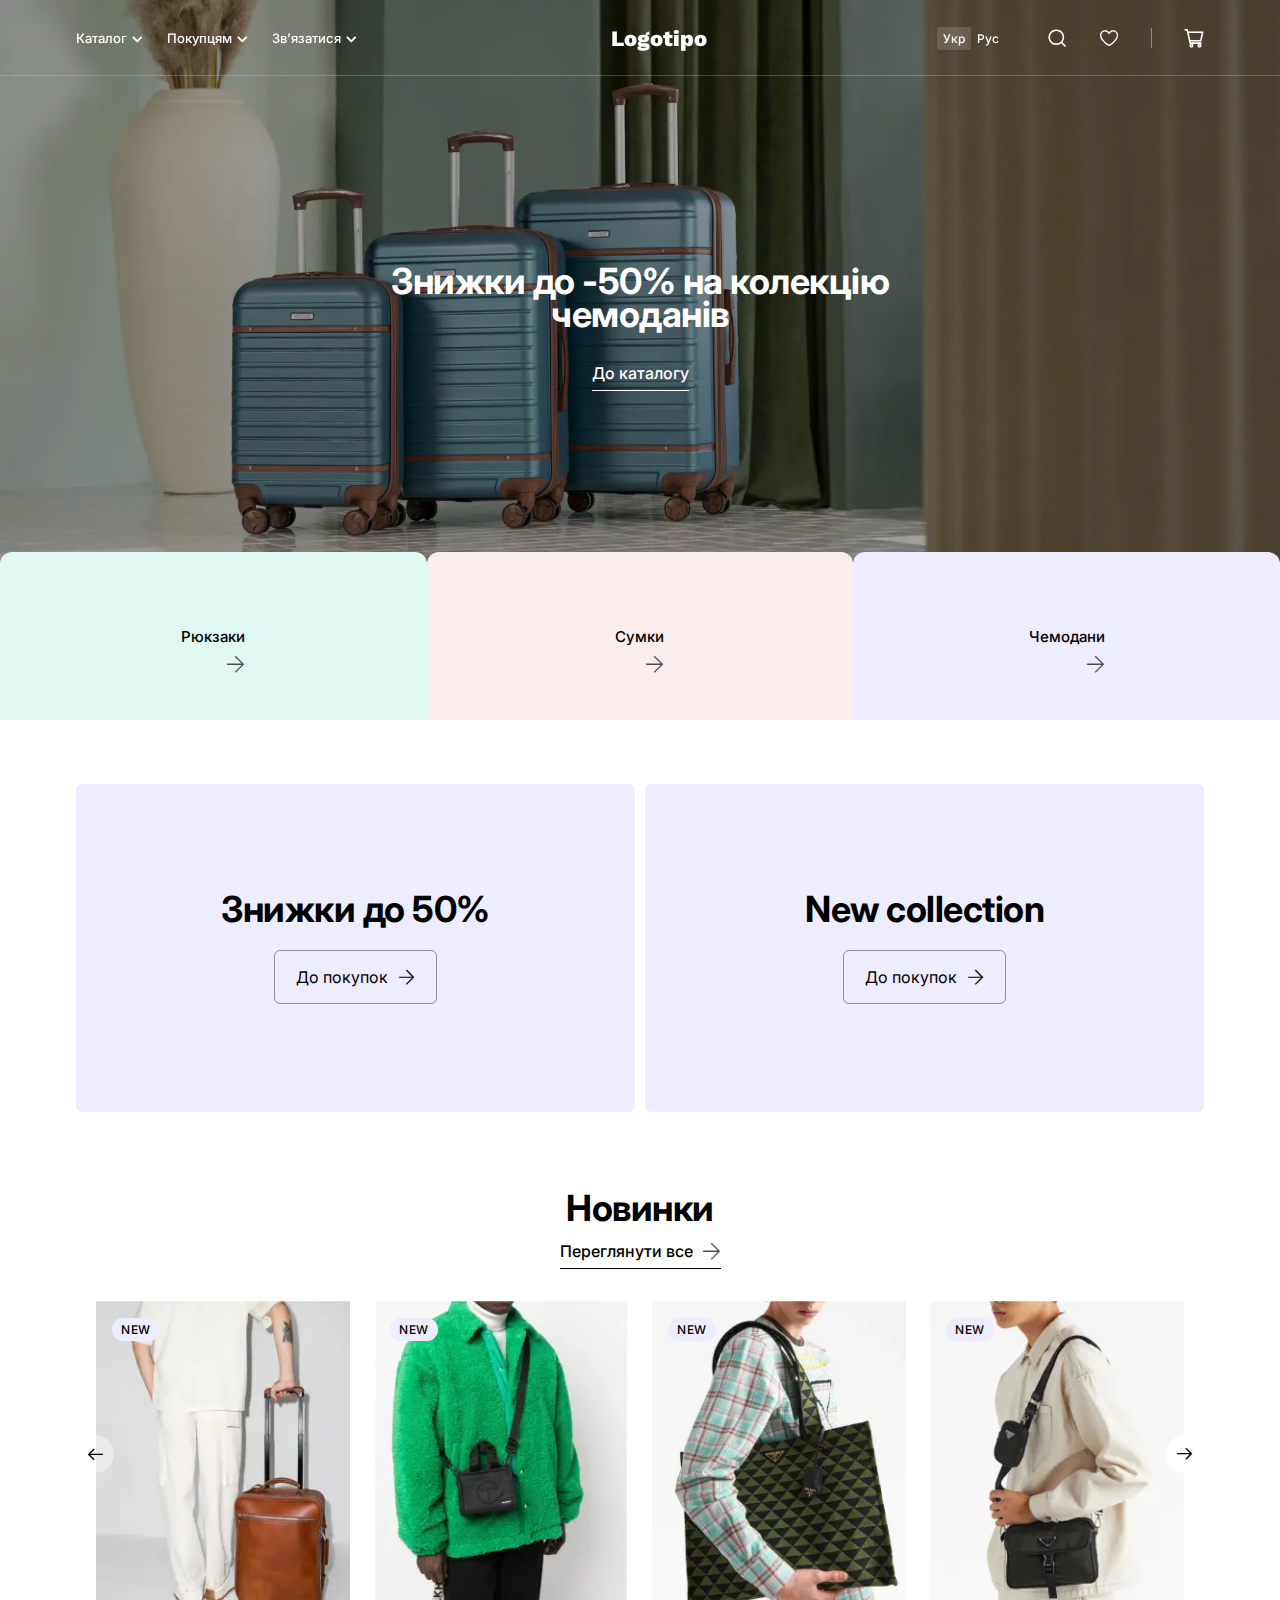
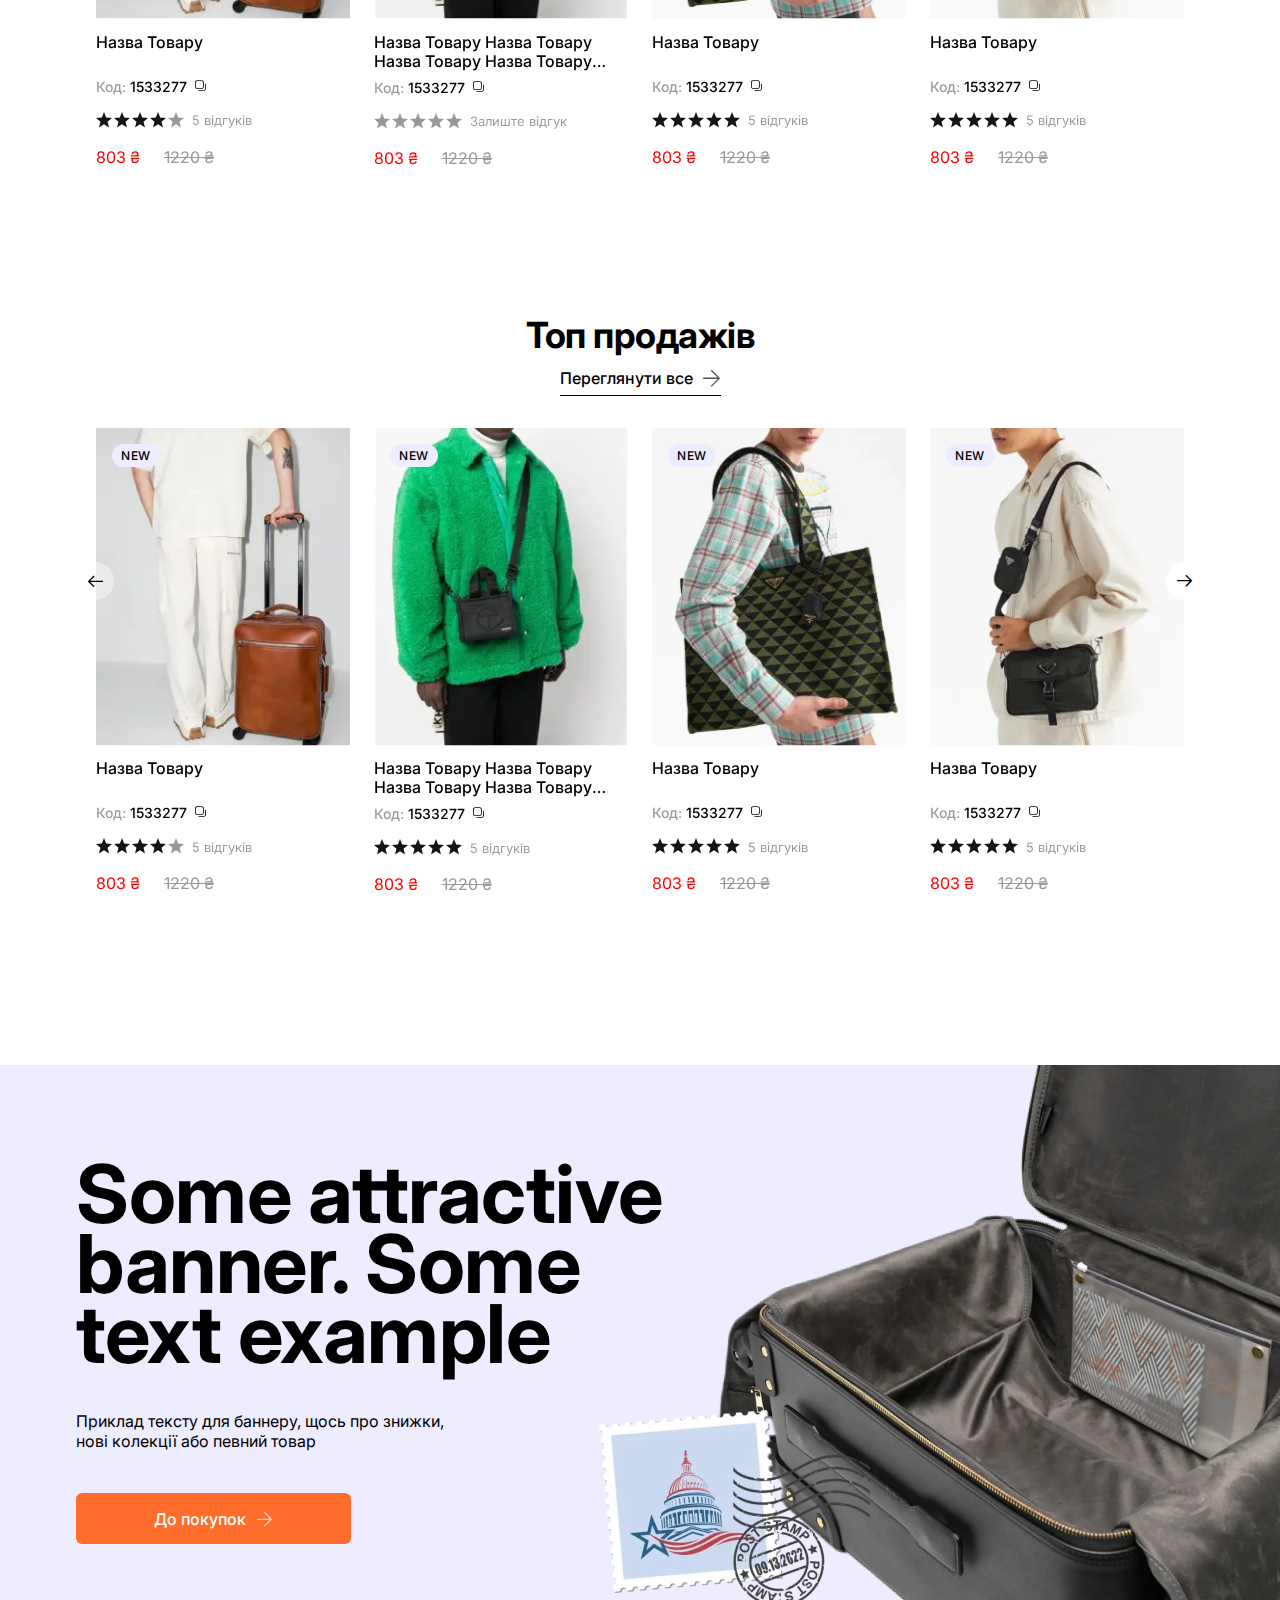
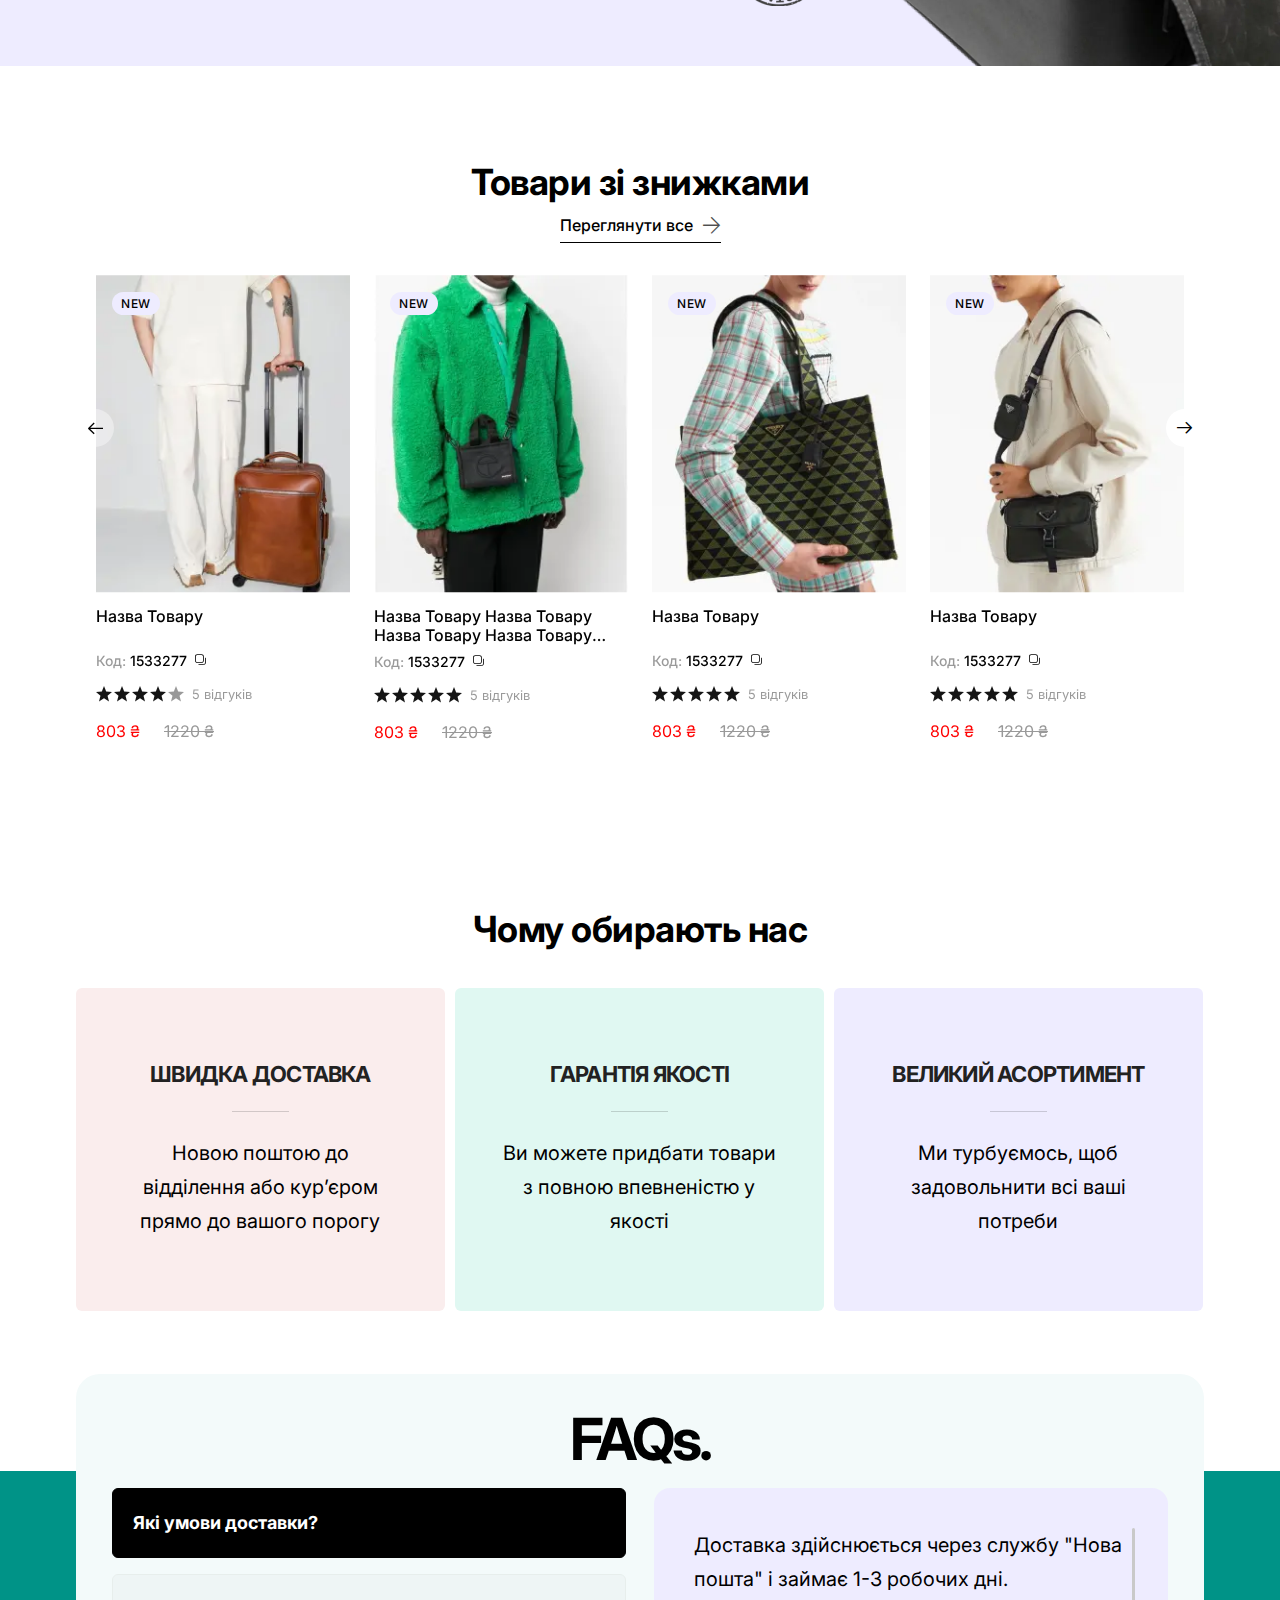
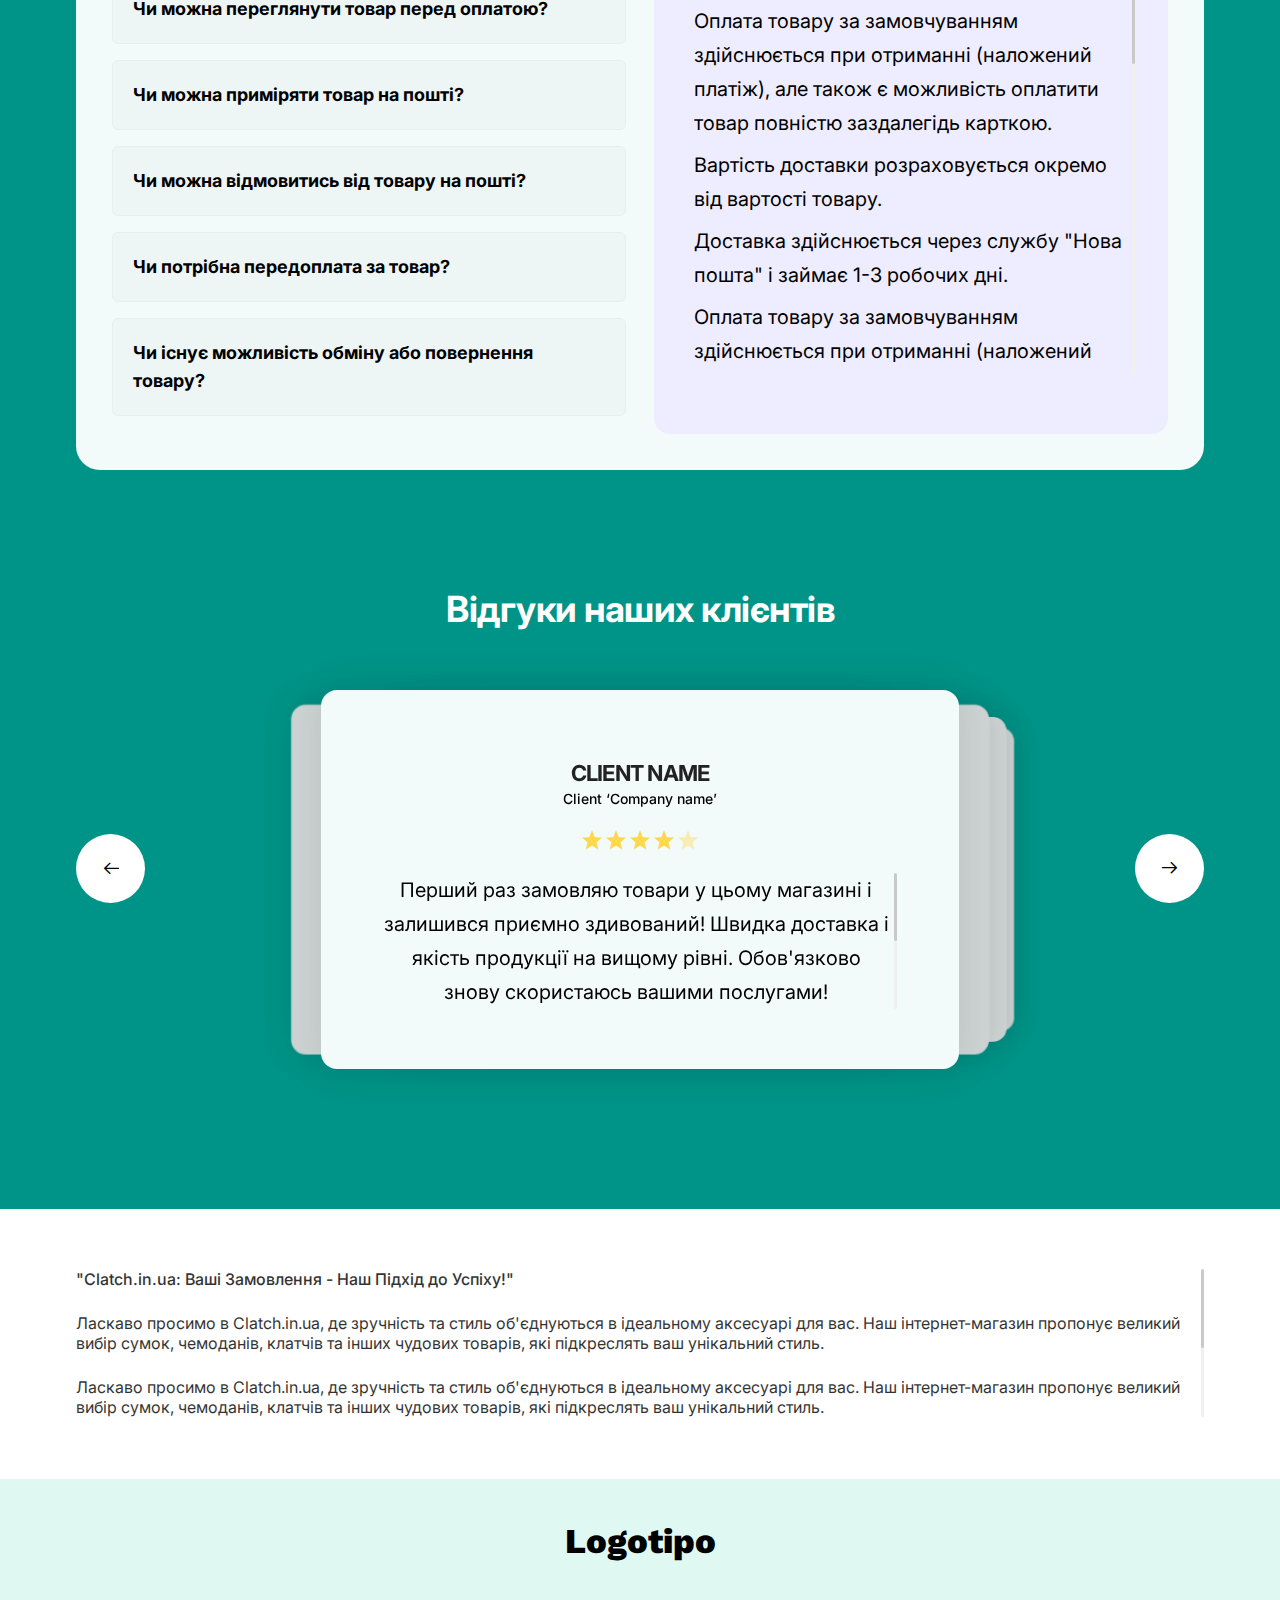
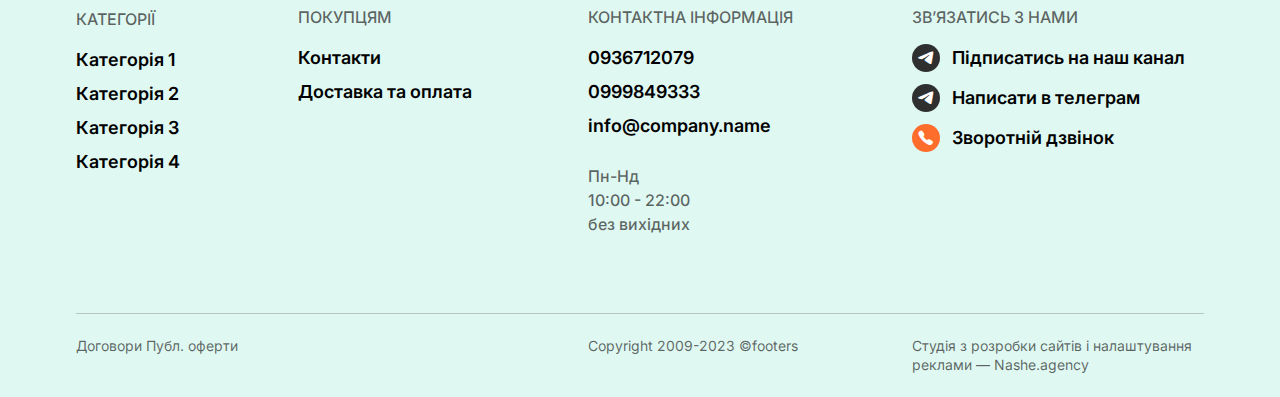
<file: index.html>
<!DOCTYPE html>
<html lang="uk">

<head>
	<title>Головна</title>
	<meta charset="UTF-8">
	<meta name="format-detection" content="telephone=no">
	<!-- <style>body{opacity: 0;}</style> -->
	<link rel="stylesheet" href="css/style.min.css?_v=20240528093401">
	<link rel="shortcut icon" href="favicon.ico">
	<!-- <meta name="robots" content="noindex, nofollow"> -->
	<meta name="viewport" content="width=device-width, initial-scale=1, maximum-scale=1, minimum-scale=1, user-scalable=no">
</head>

<body>
	<div class="wrapper">
		<header data-scroll="100" data-scroll-show class="header">
			<div class="header__container">
				<div class="header__wrapper">
					<div class="header__mob">
						<button type="button" class="header__button icon-menu">
							<div class="header__button--icon"><span></span></div>
						</button>
					</div>
					<div data-da=".header,991.98,0" class="header__inner">
						<nav class="header__menu menu">
							<ul class="menu__list">
								<li data-hover data-spollers="991.98,max" data-one-spoller class="menu__item menu__item--hover">
									<details class="menu-spollers__body">
										<summary data-button class="menu__link menu__link--hover _icon-arrow-down_1">Каталог</summary>
										<div data-list class="menu__spollers menu-spollers menu-spollers--mob">
											<div class="menu-spollers__inner menu-spollers__inner--mob">
												<div data-spollers="991.98,max" class="menu-spollers__wrapper menu-spollers__wrapper--mob baron">
													<div class="menu-spollers__scroller baron__scroller">
														<details class="menu-spollers__details">
															<summary class="menu-spollers__title"><a href="">Назва категорії</a></summary>
															<ul class="menu-spollers__list">
																<li class="menu-spollers__item">
																	<a href="" class="menu-spollers__link">Категорія 1</a>
																</li>
																<li class="menu-spollers__item">
																	<a href="" class="menu-spollers__link">Категорія 2</a>
																</li>
																<li class="menu-spollers__item">
																	<a href="" class="menu-spollers__link">Категорія 3</a>
																</li>
																<li class="menu-spollers__item">
																	<a href="" class="menu-spollers__link">Категорія 4</a>
																</li>
																<li class="menu-spollers__item">
																	<a href="" class="menu-spollers__link">Категорія 5</a>
																</li>
															</ul>
														</details>
														<details class="menu-spollers__details">
															<summary class="menu-spollers__title"><a href="">Назва категорії</a></summary>
															<ul class="menu-spollers__list">
																<li class="menu-spollers__item">
																	<a href="" class="menu-spollers__link">Категорія 1</a>
																</li>
																<li class="menu-spollers__item">
																	<a href="" class="menu-spollers__link">Категорія 2</a>
																</li>
																<li class="menu-spollers__item">
																	<a href="" class="menu-spollers__link">Категорія 3</a>
																</li>
																<li class="menu-spollers__item">
																	<a href="" class="menu-spollers__link">Категорія 4</a>
																</li>
																<li class="menu-spollers__item">
																	<a href="" class="menu-spollers__link">Категорія 5</a>
																</li>
															</ul>
														</details>
													</div>
													<div class="baron__track">
														<div class="baron__bar"></div>
													</div>
												</div>
												<div class="menu-spollers__wrap">
													<a href="" class="menu-spollers__image--link">
														<div class="menu-spollers__image ibg lazy_image">
															<img data-src="img/main/menu-photo_01.webp" alt="">
														</div>
														<div class="menu-spollers__image--title">
															<p>Бестселлери</p>
														</div>
													</a>
													<a href="" class="menu-spollers__image--link">
														<div class="menu-spollers__image ibg lazy_image">
															<img data-src="img/main/menu-photo_02.webp" alt="">
														</div>
														<div class="menu-spollers__image--title">
															<p>Новинки</p>
														</div>
													</a>
												</div>
											</div>
										</div>
									</details>
								</li>
								<li data-hover class="menu__item menu__item--hover">
									<div class="menu-spollers__body">
										<div data-button class="menu__link menu__link--hover menu__link--mob _icon-arrow-down_1">Покупцям</div>
										<div data-list class="menu__spollers menu-spollers">
											<div class="menu-spollers__inner">
												<div class="menu-spollers__wrapper">
													<div class="menu-spollers__details">
														<div class="menu-spollers__title menu-spollers__title--mob">Покупцям</div>
														<ul class="menu-spollers__list">
															<li class="menu-spollers__item">
																<a href="" class="menu-spollers__link">Контакти</a>
															</li>
															<li class="menu-spollers__item">
																<a href="" class="menu-spollers__link">Доставка та оплата</a>
															</li>
														</ul>
													</div>
												</div>
											</div>
										</div>
									</div>
								</li>
								<li data-hover data-da=".menu__bottom,991.98,1" class="menu__item menu__item--hover">
									<div class="menu-spollers__body">
										<div data-button class="menu__link menu__link--hover menu__link--mob _icon-arrow-down_1">Звʼязатися</div>
										<div data-list class="menu__spollers menu-spollers">
											<div class="menu-spollers__inner">
												<div class="menu-spollers__wrapper">
													<div class="menu-spollers__details">
														<div class="menu-spollers__title menu-spollers__title--mob">Звʼязатись</div>
														<ul class="menu-spollers__list menu-spollers__list--mob">
															<li class="menu-spollers__item menu-spollers__item--mob">
																<a href="" class="menu-spollers__link menu-spollers__link--icon _icon-telegram">Підписатись на наш канал</a>
															</li>
															<li class="menu-spollers__item menu-spollers__item--mob">
																<a href="" class="menu-spollers__link menu-spollers__link--icon _icon-telegram">Написати в телеграм</a>
															</li>
															<li class="menu-spollers__item menu-spollers__item--mob">
																<a href="" class="menu-spollers__link menu-spollers__link--icon _icon-phone">Зворотній дзвінок</a>
															</li>
														</ul>
													</div>
												</div>
											</div>
										</div>
									</div>
								</li>
							</ul>
							<ul class="menu__bottom"></ul>
						</nav>
					</div>
					<a href="" class="header__logo">Logotipo</a>
					<div class="header__block">
						<div data-da=".menu__bottom,991.98,0" class="header__language language">
							<div class="language__item">
								<div class="language__link _active">Укр</div>
							</div>
							<div class="language__item">
								<div class="language__link">Рус</div>
							</div>
						</div>
						<div class="header__actions">
							<button type="button" class="header__icon button-search _icon-search"></button>
							<a href="" data-da=".header__mob,991.98,1" class="header__icon _icon-favorite"></a>
							<button type="button" class="header__icon _icon-cart"></button>
						</div>
					</div>
				</div>
			</div>
		</header>
		<main>
			<section class="main">
				<div class="main__container">
					<div class="main__wrapper">
						<h1 class="main__title">Знижки до -50% на колекцію чемоданів</h1>
						<a href="" class="main__link--btn-wh">До каталогу</a>
					</div>
					<div class="main__nav">
						<a href="" class="main__item"><span class="main__text _icon-arrow-link">Рюкзаки</span></a>
						<a href="" class="main__item"><span class="main__text _icon-arrow-link">Сумки</span></a>
						<a href="" class="main__item"><span class="main__text _icon-arrow-link">Чемодани</span></a>
					</div>
					<div class="main__bg">
						<img src="img/main/main_img-1920.webp" srcset="img/main/main_img-768.webp 768w,
										img/main/main_img-1280.webp 1280w,
										img/main/main_img-1920.webp 1920w," sizes="(max-width: 768px) 100vw,
										(max-width: 992px) 100vw,
										1920px" alt="">
					</div>
				</div>
			</section>
			<section class="banner-product">
				<div class="banner-product__container">
					<div class="banner-product__wrapper">
						<a href="" class="banner-product__link">
							<div class="banner-product__content">
								<h2 class="banner-product__title">Знижки до 50%</h2>
								<div class="banner-product__button _icon-arrow-link">До покупок</div>
							</div>
							<div class="banner-product__image ibg lazy_image">
								<img data-src="img/banners/banners_01.webp" alt="">
							</div>
						</a>
						<a href="" class="banner-product__link">
							<div class="banner-product__content">
								<h2 class="banner-product__title">New сollection</h2>
								<div class="banner-product__button _icon-arrow-link">До покупок</div>
							</div>
							<div class="banner-product__image ibg lazy_image">
								<img data-src="img/banners/banners_02.webp" alt="">
							</div>
						</a>
					</div>
				</div>
			</section>
			<section class="product">
				<div class="product__container">
					<div class="product__top">
						<h2 class="product__title--top">Новинки</h2>
						<a href="" class="product__link--btn _icon-arrow-link">Переглянути все</a>
					</div>
					<div class="product__slider swiper">
						<div class="product__wrapper swiper-wrapper">
							<div class="product__slide swiper-slide">
								<div class="product__wrap">
									<div class="product__inner">
										<div class="product__label--wrap">
											<div class="product__label">New</div>
										</div>
										<button type="button" class="product__favorite _icon-favorite active"></button>
									</div>
									<a href="" class="product__image lazy_image">
										<img data-src="img/products/product_01.webp" alt="">
									</a>
									<div class="product__main">
										<div class="product__row">
											<a href="" class="product__title">Назва Товару</a>
											<div class="product__copy">
												<div class="product__code--wrap">
													<div class="product__code--text">Код: <span class="product__code">1533277</span></div>
												</div>
												<button type="button" class="product__icon _icon-copy"></button>
											</div>
										</div>
										<div class="product__bottom">
											<div class="product__rating rating">
												<div class="rating__block">
													<div class="rating__star _icon-star"></div>
													<div class="rating__star _icon-star"></div>
													<div class="rating__star _icon-star"></div>
													<div class="rating__star _icon-star"></div>
													<div class="rating__star _icon-star hide"></div>
												</div>
												<div class="rating__total">5 відгуків</div>
											</div>
											<div class="product__price--wrap">
												<div class="product__price">803 ₴</div>
												<div class="product__price--old">1220 ₴</div>
											</div>
											<button data-popup="#popup-quick-order" type="button" class="product__buy btn">Швидке замовлення</button>
										</div>
									</div>
								</div>
							</div>
							<div class="product__slide swiper-slide">
								<div class="product__wrap">
									<div class="product__inner">
										<div class="product__label--wrap">
											<div class="product__label">New</div>
										</div>
										<button type="button" class="product__favorite _icon-favorite"></button>
									</div>
									<a href="" class="product__image lazy_image">
										<img data-src="img/products/product_02.webp" alt="">
									</a>
									<div class="product__main">
										<div class="product__row">
											<a href="" class="product__title">Назва Товару Назва Товару Назва Товару Назва Товару Назва Товару</a>
											<div class="product__copy">
												<div class="product__code--wrap">
													<div class="product__code--text">Код: <span class="product__code">1533277</span></div>
												</div>
												<button type="button" class="product__icon _icon-copy"></button>
											</div>
										</div>
										<div class="product__bottom">
											<div class="product__rating rating">
												<div class="rating__block">
													<div class="rating__star _icon-star hide"></div>
													<div class="rating__star _icon-star hide"></div>
													<div class="rating__star _icon-star hide"></div>
													<div class="rating__star _icon-star hide"></div>
													<div class="rating__star _icon-star hide"></div>
												</div>
												<a href="" class="rating__total">Залиште відгук</a>
											</div>
											<div class="product__price--wrap">
												<div class="product__price">803 ₴</div>
												<div class="product__price--old">1220 ₴</div>
											</div>
											<button data-popup="#popup-quick-order" type="button" class="product__buy btn">Швидке замовлення</button>
										</div>
									</div>
								</div>
							</div>
							<div class="product__slide swiper-slide">
								<div class="product__wrap">
									<div class="product__inner">
										<div class="product__label--wrap">
											<div class="product__label">New</div>
										</div>
										<button type="button" class="product__favorite _icon-favorite"></button>
									</div>
									<a href="" class="product__image lazy_image">
										<img data-src="img/products/product_03.webp" alt="">
									</a>
									<div class="product__main">
										<div class="product__row">
											<a href="" class="product__title">Назва Товару</a>
											<div class="product__copy">
												<div class="product__code--wrap">
													<div class="product__code--text">Код: <span class="product__code">1533277</span></div>
												</div>
												<button type="button" class="product__icon _icon-copy"></button>
											</div>
										</div>
										<div class="product__bottom">
											<div class="product__rating rating">
												<div class="rating__block">
													<div class="rating__star _icon-star"></div>
													<div class="rating__star _icon-star"></div>
													<div class="rating__star _icon-star"></div>
													<div class="rating__star _icon-star"></div>
													<div class="rating__star _icon-star"></div>
												</div>
												<div class="rating__total">5 відгуків</div>
											</div>
											<div class="product__price--wrap">
												<div class="product__price">803 ₴</div>
												<div class="product__price--old">1220 ₴</div>
											</div>
											<button data-popup="#popup-quick-order" type="button" class="product__buy btn">Швидке замовлення</button>
										</div>
									</div>
								</div>
							</div>
							<div class="product__slide swiper-slide">
								<div class="product__wrap">
									<div class="product__inner">
										<div class="product__label--wrap">
											<div class="product__label">New</div>
										</div>
										<button type="button" class="product__favorite _icon-favorite"></button>
									</div>
									<a href="" class="product__image lazy_image">
										<img data-src="img/products/product_04.webp" alt="">
									</a>
									<div class="product__main">
										<div class="product__row">
											<a href="" class="product__title">Назва Товару</a>
											<div class="product__copy">
												<div class="product__code--wrap">
													<div class="product__code--text">Код: <span class="product__code">1533277</span></div>
												</div>
												<button type="button" class="product__icon _icon-copy"></button>
											</div>
										</div>
										<div class="product__bottom">
											<div class="product__rating rating">
												<div class="rating__block">
													<div class="rating__star _icon-star"></div>
													<div class="rating__star _icon-star"></div>
													<div class="rating__star _icon-star"></div>
													<div class="rating__star _icon-star"></div>
													<div class="rating__star _icon-star"></div>
												</div>
												<div class="rating__total">5 відгуків</div>
											</div>
											<div class="product__price--wrap">
												<div class="product__price">803 ₴</div>
												<div class="product__price--old">1220 ₴</div>
											</div>
											<button data-popup="#popup-quick-order" type="button" class="product__buy btn">Швидке замовлення</button>
										</div>
									</div>
								</div>
							</div>
							<div class="product__slide swiper-slide">
								<div class="product__wrap">
									<div class="product__inner">
										<div class="product__label--wrap">
											<div class="product__label">New</div>
										</div>
										<button type="button" class="product__favorite _icon-favorite"></button>
									</div>
									<a href="" class="product__image lazy_image">
										<img data-src="img/products/product_03.webp" alt="">
									</a>
									<div class="product__main">
										<div class="product__row">
											<a href="" class="product__title">Назва Товару</a>
											<div class="product__copy">
												<div class="product__code--wrap">
													<div class="product__code--text">Код: <span class="product__code">1533277</span></div>
												</div>
												<button type="button" class="product__icon _icon-copy"></button>
											</div>
										</div>
										<div class="product__bottom">
											<div class="product__rating rating">
												<div class="rating__block">
													<div class="rating__star _icon-star"></div>
													<div class="rating__star _icon-star"></div>
													<div class="rating__star _icon-star"></div>
													<div class="rating__star _icon-star"></div>
													<div class="rating__star _icon-star"></div>
												</div>
												<div class="rating__total">5 відгуків</div>
											</div>
											<div class="product__price--wrap">
												<div class="product__price">803 ₴</div>
												<div class="product__price--old">1220 ₴</div>
											</div>
											<button data-popup="#popup-quick-order" type="button" class="product__buy btn">Швидке замовлення</button>
										</div>
									</div>
								</div>
							</div>
							<div class="product__slide swiper-slide">
								<div class="product__wrap">
									<div class="product__inner">
										<div class="product__label--wrap">
											<div class="product__label">New</div>
										</div>
										<button type="button" class="product__favorite _icon-favorite"></button>
									</div>
									<a href="" class="product__image lazy_image">
										<img data-src="img/products/product_04.webp" alt="">
									</a>
									<div class="product__main">
										<div class="product__row">
											<a href="" class="product__title">Назва Товару</a>
											<div class="product__copy">
												<div class="product__code--wrap">
													<div class="product__code--text">Код: <span class="product__code">1533277</span></div>
												</div>
												<button type="button" class="product__icon _icon-copy"></button>
											</div>
										</div>
										<div class="product__bottom">
											<div class="product__rating rating">
												<div class="rating__block">
													<div class="rating__star _icon-star"></div>
													<div class="rating__star _icon-star"></div>
													<div class="rating__star _icon-star"></div>
													<div class="rating__star _icon-star"></div>
													<div class="rating__star _icon-star"></div>
												</div>
												<div class="rating__total">5 відгуків</div>
											</div>
											<div class="product__price--wrap">
												<div class="product__price">803 ₴</div>
												<div class="product__price--old">1220 ₴</div>
											</div>
											<button data-popup="#popup-quick-order" type="button" class="product__buy btn">Швидке замовлення</button>
										</div>
									</div>
								</div>
							</div>
						</div>
						<button type="button" class="product__swiper-button product__swiper-button-prev _icon-arrow-btn"></button>
						<button type="button" class="product__swiper-button product__swiper-button-next _icon-arrow-btn"></button>
					</div>
				</div>
			</section>
			<section class="product">
				<div class="product__container">
					<div class="product__top">
						<h2 class="product__title--top">Топ продажів</h2>
						<a href="" class="product__link--btn _icon-arrow-link">Переглянути все</a>
					</div>
					<div class="product__slider swiper">
						<div class="product__wrapper swiper-wrapper">
							<div class="product__slide swiper-slide">
								<div class="product__wrap">
									<div class="product__inner">
										<div class="product__label--wrap">
											<div class="product__label">New</div>
										</div>
										<button type="button" class="product__favorite _icon-favorite active"></button>
									</div>
									<a href="" class="product__image lazy_image">
										<img data-src="img/products/product_01.webp" alt="">
									</a>
									<div class="product__main">
										<div class="product__row">
											<a href="" class="product__title">Назва Товару</a>
											<div class="product__copy">
												<div class="product__code--wrap">
													<div class="product__code--text">Код: <span class="product__code">1533277</span></div>
												</div>
												<button type="button" class="product__icon _icon-copy"></button>
											</div>
										</div>
										<div class="product__bottom">
											<div class="product__rating rating">
												<div class="rating__block">
													<div class="rating__star _icon-star"></div>
													<div class="rating__star _icon-star"></div>
													<div class="rating__star _icon-star"></div>
													<div class="rating__star _icon-star"></div>
													<div class="rating__star _icon-star hide"></div>
												</div>
												<div class="rating__total">5 відгуків</div>
											</div>
											<div class="product__price--wrap">
												<div class="product__price">803 ₴</div>
												<div class="product__price--old">1220 ₴</div>
											</div>
											<button data-popup="#popup-quick-order" type="button" class="product__buy btn">Швидке замовлення</button>
										</div>
									</div>
								</div>
							</div>
							<div class="product__slide swiper-slide">
								<div class="product__wrap">
									<div class="product__inner">
										<div class="product__label--wrap">
											<div class="product__label">New</div>
										</div>
										<button type="button" class="product__favorite _icon-favorite"></button>
									</div>
									<a href="" class="product__image lazy_image">
										<img data-src="img/products/product_02.webp" alt="">
									</a>
									<div class="product__main">
										<div class="product__row">
											<a href="" class="product__title">Назва Товару Назва Товару Назва Товару Назва Товару Назва Товару</a>
											<div class="product__copy">
												<div class="product__code--wrap">
													<div class="product__code--text">Код: <span class="product__code">1533277</span></div>
												</div>
												<button type="button" class="product__icon _icon-copy"></button>
											</div>
										</div>
										<div class="product__bottom">
											<div class="product__rating rating">
												<div class="rating__block">
													<div class="rating__star _icon-star"></div>
													<div class="rating__star _icon-star"></div>
													<div class="rating__star _icon-star"></div>
													<div class="rating__star _icon-star"></div>
													<div class="rating__star _icon-star"></div>
												</div>
												<div class="rating__total">5 відгуків</div>
											</div>
											<div class="product__price--wrap">
												<div class="product__price">803 ₴</div>
												<div class="product__price--old">1220 ₴</div>
											</div>
											<button data-popup="#popup-quick-order" type="button" class="product__buy btn">Швидке замовлення</button>
										</div>
									</div>
								</div>
							</div>
							<div class="product__slide swiper-slide">
								<div class="product__wrap">
									<div class="product__inner">
										<div class="product__label--wrap">
											<div class="product__label">New</div>
										</div>
										<button type="button" class="product__favorite _icon-favorite"></button>
									</div>
									<a href="" class="product__image lazy_image">
										<img data-src="img/products/product_03.webp" alt="">
									</a>
									<div class="product__main">
										<div class="product__row">
											<a href="" class="product__title">Назва Товару</a>
											<div class="product__copy">
												<div class="product__code--wrap">
													<div class="product__code--text">Код: <span class="product__code">1533277</span></div>
												</div>
												<button type="button" class="product__icon _icon-copy"></button>
											</div>
										</div>
										<div class="product__bottom">
											<div class="product__rating rating">
												<div class="rating__block">
													<div class="rating__star _icon-star"></div>
													<div class="rating__star _icon-star"></div>
													<div class="rating__star _icon-star"></div>
													<div class="rating__star _icon-star"></div>
													<div class="rating__star _icon-star"></div>
												</div>
												<div class="rating__total">5 відгуків</div>
											</div>
											<div class="product__price--wrap">
												<div class="product__price">803 ₴</div>
												<div class="product__price--old">1220 ₴</div>
											</div>
											<button data-popup="#popup-quick-order" type="button" class="product__buy btn">Швидке замовлення</button>
										</div>
									</div>
								</div>
							</div>
							<div class="product__slide swiper-slide">
								<div class="product__wrap">
									<div class="product__inner">
										<div class="product__label--wrap">
											<div class="product__label">New</div>
										</div>
										<button type="button" class="product__favorite _icon-favorite"></button>
									</div>
									<a href="" class="product__image lazy_image">
										<img data-src="img/products/product_04.webp" alt="">
									</a>
									<div class="product__main">
										<div class="product__row">
											<a href="" class="product__title">Назва Товару</a>
											<div class="product__copy">
												<div class="product__code--wrap">
													<div class="product__code--text">Код: <span class="product__code">1533277</span></div>
												</div>
												<button type="button" class="product__icon _icon-copy"></button>
											</div>
										</div>
										<div class="product__bottom">
											<div class="product__rating rating">
												<div class="rating__block">
													<div class="rating__star _icon-star"></div>
													<div class="rating__star _icon-star"></div>
													<div class="rating__star _icon-star"></div>
													<div class="rating__star _icon-star"></div>
													<div class="rating__star _icon-star"></div>
												</div>
												<div class="rating__total">5 відгуків</div>
											</div>
											<div class="product__price--wrap">
												<div class="product__price">803 ₴</div>
												<div class="product__price--old">1220 ₴</div>
											</div>
											<button data-popup="#popup-quick-order" type="button" class="product__buy btn">Швидке замовлення</button>
										</div>
									</div>
								</div>
							</div>
							<div class="product__slide swiper-slide">
								<div class="product__wrap">
									<div class="product__inner">
										<div class="product__label--wrap">
											<div class="product__label">New</div>
										</div>
										<button type="button" class="product__favorite _icon-favorite"></button>
									</div>
									<a href="" class="product__image lazy_image">
										<img data-src="img/products/product_03.webp" alt="">
									</a>
									<div class="product__main">
										<div class="product__row">
											<a href="" class="product__title">Назва Товару</a>
											<div class="product__copy">
												<div class="product__code--wrap">
													<div class="product__code--text">Код: <span class="product__code">1533277</span></div>
												</div>
												<button type="button" class="product__icon _icon-copy"></button>
											</div>
										</div>
										<div class="product__bottom">
											<div class="product__rating rating">
												<div class="rating__block">
													<div class="rating__star _icon-star"></div>
													<div class="rating__star _icon-star"></div>
													<div class="rating__star _icon-star"></div>
													<div class="rating__star _icon-star"></div>
													<div class="rating__star _icon-star"></div>
												</div>
												<div class="rating__total">5 відгуків</div>
											</div>
											<div class="product__price--wrap">
												<div class="product__price">803 ₴</div>
												<div class="product__price--old">1220 ₴</div>
											</div>
											<button data-popup="#popup-quick-order" type="button" class="product__buy btn">Швидке замовлення</button>
										</div>
									</div>
								</div>
							</div>
							<div class="product__slide swiper-slide">
								<div class="product__wrap">
									<div class="product__inner">
										<div class="product__label--wrap">
											<div class="product__label">New</div>
										</div>
										<button type="button" class="product__favorite _icon-favorite"></button>
									</div>
									<a href="" class="product__image lazy_image">
										<img data-src="img/products/product_04.webp" alt="">
									</a>
									<div class="product__main">
										<div class="product__row">
											<a href="" class="product__title">Назва Товару</a>
											<div class="product__copy">
												<div class="product__code--wrap">
													<div class="product__code--text">Код: <span class="product__code">1533277</span></div>
												</div>
												<button type="button" class="product__icon _icon-copy"></button>
											</div>
										</div>
										<div class="product__bottom">
											<div class="product__rating rating">
												<div class="rating__block">
													<div class="rating__star _icon-star"></div>
													<div class="rating__star _icon-star"></div>
													<div class="rating__star _icon-star"></div>
													<div class="rating__star _icon-star"></div>
													<div class="rating__star _icon-star"></div>
												</div>
												<div class="rating__total">5 відгуків</div>
											</div>
											<div class="product__price--wrap">
												<div class="product__price">803 ₴</div>
												<div class="product__price--old">1220 ₴</div>
											</div>
											<button data-popup="#popup-quick-order" type="button" class="product__buy btn">Швидке замовлення</button>
										</div>
									</div>
								</div>
							</div>
						</div>
						<button type="button" class="product__swiper-button product__swiper-button-prev _icon-arrow-btn"></button>
						<button type="button" class="product__swiper-button product__swiper-button-next _icon-arrow-btn"></button>
					</div>
				</div>
			</section>
			<section class="banner">
				<div class="banner__container">
					<div class="banner__wrapper">
						<div class="banner__content">
							<h2 class="banner__title">Some attractive banner. Some text example</h2>
							<div class="banner__text">
								<p>Приклад тексту для баннеру, щось про знижки, нові колекції або певний товар</p>
							</div>
							<a href="" class="banner__buy btn _icon-arrow-link">До покупок</a>
						</div>
						<div class="banner__bg">
							<div class="banner__image">
								<img src="img/banners/banners_big.webp" alt="">
							</div>
							<div data-da=".banner__content,991.98,2" class="banner__image--sm">
								<img src="img/banners/banners_small.webp" alt="">
							</div>
						</div>
					</div>
				</div>
			</section>
			<section class="product">
				<div class="product__container">
					<div class="product__top">
						<h2 class="product__title--top">Товари зі знижками</h2>
						<a href="" class="product__link--btn _icon-arrow-link">Переглянути все</a>
					</div>
					<div class="product__slider swiper">
						<div class="product__wrapper swiper-wrapper">
							<div class="product__slide swiper-slide">
								<div class="product__wrap">
									<div class="product__inner">
										<div class="product__label--wrap">
											<div class="product__label">New</div>
										</div>
										<button type="button" class="product__favorite _icon-favorite active"></button>
									</div>
									<a href="" class="product__image lazy_image">
										<img data-src="img/products/product_01.webp" alt="">
									</a>
									<div class="product__main">
										<div class="product__row">
											<a href="" class="product__title">Назва Товару</a>
											<div class="product__copy">
												<div class="product__code--wrap">
													<div class="product__code--text">Код: <span class="product__code">1533277</span></div>
												</div>
												<button type="button" class="product__icon _icon-copy"></button>
											</div>
										</div>
										<div class="product__bottom">
											<div class="product__rating rating">
												<div class="rating__block">
													<div class="rating__star _icon-star"></div>
													<div class="rating__star _icon-star"></div>
													<div class="rating__star _icon-star"></div>
													<div class="rating__star _icon-star"></div>
													<div class="rating__star _icon-star hide"></div>
												</div>
												<div class="rating__total">5 відгуків</div>
											</div>
											<div class="product__price--wrap">
												<div class="product__price">803 ₴</div>
												<div class="product__price--old">1220 ₴</div>
											</div>
											<button data-popup="#popup-quick-order" type="button" class="product__buy btn">Швидке замовлення</button>
										</div>
									</div>
								</div>
							</div>
							<div class="product__slide swiper-slide">
								<div class="product__wrap">
									<div class="product__inner">
										<div class="product__label--wrap">
											<div class="product__label">New</div>
										</div>
										<button type="button" class="product__favorite _icon-favorite"></button>
									</div>
									<a href="" class="product__image lazy_image">
										<img data-src="img/products/product_02.webp" alt="">
									</a>
									<div class="product__main">
										<div class="product__row">
											<a href="" class="product__title">Назва Товару Назва Товару Назва Товару Назва Товару Назва Товару</a>
											<div class="product__copy">
												<div class="product__code--wrap">
													<div class="product__code--text">Код: <span class="product__code">1533277</span></div>
												</div>
												<button type="button" class="product__icon _icon-copy"></button>
											</div>
										</div>
										<div class="product__bottom">
											<div class="product__rating rating">
												<div class="rating__block">
													<div class="rating__star _icon-star"></div>
													<div class="rating__star _icon-star"></div>
													<div class="rating__star _icon-star"></div>
													<div class="rating__star _icon-star"></div>
													<div class="rating__star _icon-star"></div>
												</div>
												<div class="rating__total">5 відгуків</div>
											</div>
											<div class="product__price--wrap">
												<div class="product__price">803 ₴</div>
												<div class="product__price--old">1220 ₴</div>
											</div>
											<button data-popup="#popup-quick-order" type="button" class="product__buy btn">Швидке замовлення</button>
										</div>
									</div>
								</div>
							</div>
							<div class="product__slide swiper-slide">
								<div class="product__wrap">
									<div class="product__inner">
										<div class="product__label--wrap">
											<div class="product__label">New</div>
										</div>
										<button type="button" class="product__favorite _icon-favorite"></button>
									</div>
									<a href="" class="product__image lazy_image">
										<img data-src="img/products/product_03.webp" alt="">
									</a>
									<div class="product__main">
										<div class="product__row">
											<a href="" class="product__title">Назва Товару</a>
											<div class="product__copy">
												<div class="product__code--wrap">
													<div class="product__code--text">Код: <span class="product__code">1533277</span></div>
												</div>
												<button type="button" class="product__icon _icon-copy"></button>
											</div>
										</div>
										<div class="product__bottom">
											<div class="product__rating rating">
												<div class="rating__block">
													<div class="rating__star _icon-star"></div>
													<div class="rating__star _icon-star"></div>
													<div class="rating__star _icon-star"></div>
													<div class="rating__star _icon-star"></div>
													<div class="rating__star _icon-star"></div>
												</div>
												<div class="rating__total">5 відгуків</div>
											</div>
											<div class="product__price--wrap">
												<div class="product__price">803 ₴</div>
												<div class="product__price--old">1220 ₴</div>
											</div>
											<button data-popup="#popup-quick-order" type="button" class="product__buy btn">Швидке замовлення</button>
										</div>
									</div>
								</div>
							</div>
							<div class="product__slide swiper-slide">
								<div class="product__wrap">
									<div class="product__inner">
										<div class="product__label--wrap">
											<div class="product__label">New</div>
										</div>
										<button type="button" class="product__favorite _icon-favorite"></button>
									</div>
									<a href="" class="product__image lazy_image">
										<img data-src="img/products/product_04.webp" alt="">
									</a>
									<div class="product__main">
										<div class="product__row">
											<a href="" class="product__title">Назва Товару</a>
											<div class="product__copy">
												<div class="product__code--wrap">
													<div class="product__code--text">Код: <span class="product__code">1533277</span></div>
												</div>
												<button type="button" class="product__icon _icon-copy"></button>
											</div>
										</div>
										<div class="product__bottom">
											<div class="product__rating rating">
												<div class="rating__block">
													<div class="rating__star _icon-star"></div>
													<div class="rating__star _icon-star"></div>
													<div class="rating__star _icon-star"></div>
													<div class="rating__star _icon-star"></div>
													<div class="rating__star _icon-star"></div>
												</div>
												<div class="rating__total">5 відгуків</div>
											</div>
											<div class="product__price--wrap">
												<div class="product__price">803 ₴</div>
												<div class="product__price--old">1220 ₴</div>
											</div>
											<button data-popup="#popup-quick-order" type="button" class="product__buy btn">Швидке замовлення</button>
										</div>
									</div>
								</div>
							</div>
							<div class="product__slide swiper-slide">
								<div class="product__wrap">
									<div class="product__inner">
										<div class="product__label--wrap">
											<div class="product__label">New</div>
										</div>
										<button type="button" class="product__favorite _icon-favorite"></button>
									</div>
									<a href="" class="product__image lazy_image">
										<img data-src="img/products/product_03.webp" alt="">
									</a>
									<div class="product__main">
										<div class="product__row">
											<a href="" class="product__title">Назва Товару</a>
											<div class="product__copy">
												<div class="product__code--wrap">
													<div class="product__code--text">Код: <span class="product__code">1533277</span></div>
												</div>
												<button type="button" class="product__icon _icon-copy"></button>
											</div>
										</div>
										<div class="product__bottom">
											<div class="product__rating rating">
												<div class="rating__block">
													<div class="rating__star _icon-star"></div>
													<div class="rating__star _icon-star"></div>
													<div class="rating__star _icon-star"></div>
													<div class="rating__star _icon-star"></div>
													<div class="rating__star _icon-star"></div>
												</div>
												<div class="rating__total">5 відгуків</div>
											</div>
											<div class="product__price--wrap">
												<div class="product__price">803 ₴</div>
												<div class="product__price--old">1220 ₴</div>
											</div>
											<button data-popup="#popup-quick-order" type="button" class="product__buy btn">Швидке замовлення</button>
										</div>
									</div>
								</div>
							</div>
							<div class="product__slide swiper-slide">
								<div class="product__wrap">
									<div class="product__inner">
										<div class="product__label--wrap">
											<div class="product__label">New</div>
										</div>
										<button type="button" class="product__favorite _icon-favorite"></button>
									</div>
									<a href="" class="product__image lazy_image">
										<img data-src="img/products/product_04.webp" alt="">
									</a>
									<div class="product__main">
										<div class="product__row">
											<a href="" class="product__title">Назва Товару</a>
											<div class="product__copy">
												<div class="product__code--wrap">
													<div class="product__code--text">Код: <span class="product__code">1533277</span></div>
												</div>
												<button type="button" class="product__icon _icon-copy"></button>
											</div>
										</div>
										<div class="product__bottom">
											<div class="product__rating rating">
												<div class="rating__block">
													<div class="rating__star _icon-star"></div>
													<div class="rating__star _icon-star"></div>
													<div class="rating__star _icon-star"></div>
													<div class="rating__star _icon-star"></div>
													<div class="rating__star _icon-star"></div>
												</div>
												<div class="rating__total">5 відгуків</div>
											</div>
											<div class="product__price--wrap">
												<div class="product__price">803 ₴</div>
												<div class="product__price--old">1220 ₴</div>
											</div>
											<button data-popup="#popup-quick-order" type="button" class="product__buy btn">Швидке замовлення</button>
										</div>
									</div>
								</div>
							</div>
						</div>
						<button type="button" class="product__swiper-button product__swiper-button-prev _icon-arrow-btn"></button>
						<button type="button" class="product__swiper-button product__swiper-button-next _icon-arrow-btn"></button>
					</div>
				</div>
			</section>
			<section class="advantages">
				<div class="advantages__container">
					<h2 class="advantages__title--top">Чому обирають нас</h2>
					<div class="advantages__wrapper">
						<div class="advantages__item">
							<div class="advantages__title">Швидка доставка</div>
							<div class="advantages__row"></div>
							<div class="advantages__text">
								<p>Новою поштою до відділення або курʼєром прямо до вашого порогу</p>
							</div>
						</div>
						<div class="advantages__item">
							<div class="advantages__title">Гарантія якості</div>
							<div class="advantages__row"></div>
							<div class="advantages__text">
								<p>Ви можете придбати товари з повною впевненістю у якості</p>
							</div>
						</div>
						<div class="advantages__item">
							<div class="advantages__title">Великий асортимент</div>
							<div class="advantages__row"></div>
							<div class="advantages__text">
								<p>Ми турбуємось, щоб задовольнити всі ваші потреби</p>
							</div>
						</div>
					</div>
				</div>
			</section>
			<section class="info-block">
				<div class="info-block__container">
					<div class="info-block__body">
						<h2 class="info-block__title--top">FAQs.</h2>
						<div data-tabs class="info-block__tabs tabs">
							<div class="tabs__baron-h baron-h">
								<nav data-tabs-titles class="tabs__navigation baron-h__scroller">
									<button type="button" class="tabs__title _tab-active"><span>Які умови доставки?</span></button>
									<button type="button" class="tabs__title"><span>Чи можна переглянути товар перед оплатою?</span></button>
									<button type="button" class="tabs__title"><span>Чи можна приміряти товар на пошті?</span></button>
									<button type="button" class="tabs__title"><span>Чи можна відмовитись від товару на пошті?</span></button>
									<button type="button" class="tabs__title"><span>Чи потрібна передоплата за товар?</span></button>
									<button type="button" class="tabs__title"><span>Чи існує можливість обміну або повернення товару?</span></button>
								</nav>
								<div class="baron-h__track">
									<div class="baron-h__bar"></div>
								</div>
							</div>
							<div data-tabs-body class="tabs__content">
								<div class="tabs__body">
									<div class="tabs__baron baron">
										<div class="tabs__scroller baron__scroller">
											<p>Доставка здійснюється через службу "Нова пошта" і займає 1-3 робочих дні.</p>
											<p>Оплата товару за замовчуванням здійснюється при отриманні (наложений платіж), але також є можливість оплатити товар повністю заздалегідь карткою.</p>
											<p> Вартість доставки розраховується окремо від вартості товару.</p>
											<p>Доставка здійснюється через службу "Нова пошта" і займає 1-3 робочих дні.</p>
											<p>Оплата товару за замовчуванням здійснюється при отриманні (наложений платіж), але також є можливість оплатити товар повністю заздалегідь карткою.</p>
											<p> Вартість доставки розраховується окремо від вартості товару.</p>
											<p>Доставка здійснюється через службу "Нова пошта" і займає 1-3 робочих дні.</p>
											<p>Оплата товару за замовчуванням здійснюється при отриманні (наложений платіж), але також є можливість оплатити товар повністю заздалегідь карткою.</p>
											<p> Вартість доставки розраховується окремо від вартості товару.</p>
											<p>Доставка здійснюється через службу "Нова пошта" і займає 1-3 робочих дні.</p>
											<p>Оплата товару за замовчуванням здійснюється при отриманні (наложений платіж), але також є можливість оплатити товар повністю заздалегідь карткою.</p>
											<p> Вартість доставки розраховується окремо від вартості товару.</p>
											<p>Доставка здійснюється через службу "Нова пошта" і займає 1-3 робочих дні.</p>
											<p>Оплата товару за замовчуванням здійснюється при отриманні (наложений платіж), але також є можливість оплатити товар повністю заздалегідь карткою.</p>
											<p> Вартість доставки розраховується окремо від вартості товару.</p>
										</div>
										<div class="baron__track">
											<div class="baron__bar"></div>
										</div>
									</div>
								</div>
								<div class="tabs__body">
									<div class="tabs__baron baron">
										<div class="tabs__scroller baron__scroller">
											<p>Оплата товару за замовчуванням здійснюється при отриманні (наложений платіж), але також є можливість оплатити товар повністю заздалегідь карткою.</p>
										</div>
										<div class="baron__track">
											<div class="baron__bar"></div>
										</div>
									</div>
								</div>
								<div class="tabs__body">
									<div class="tabs__baron baron">
										<div class="tabs__scroller baron__scroller">
											<p> Вартість доставки розраховується окремо від вартості товару.</p>
										</div>
										<div class="baron__track">
											<div class="baron__bar"></div>
										</div>
									</div>
								</div>
								<div class="tabs__body">
									<div class="tabs__baron baron">
										<div class="tabs__scroller baron__scroller">
											<p>Доставка здійснюється через службу "Нова пошта" і займає 1-3 робочих дні.</p>
											<p> Вартість доставки розраховується окремо від вартості товару.</p>
										</div>
										<div class="baron__track">
											<div class="baron__bar"></div>
										</div>
									</div>
								</div>
								<div class="tabs__body">
									<div class="tabs__baron baron">
										<div class="tabs__scroller baron__scroller">
											<p>Оплата товару за замовчуванням здійснюється при отриманні (наложений платіж), але також є можливість оплатити товар повністю заздалегідь карткою.</p>
											<p> Вартість доставки розраховується окремо від вартості товару.</p>
										</div>
										<div class="baron__track">
											<div class="baron__bar"></div>
										</div>
									</div>
								</div>
								<div class="tabs__body">
									<div class="tabs__baron baron">
										<div class="tabs__scroller baron__scroller">
											<p>Доставка здійснюється через службу "Нова пошта" і займає 1-3 робочих дні.</p>
											<p> Вартість доставки розраховується окремо від вартості товару.</p>
										</div>
										<div class="baron__track">
											<div class="baron__bar"></div>
										</div>
									</div>
								</div>
							</div>
						</div>
					</div>
				</div>
				<div class="reviews__container">
					<div class="reviews__body">
						<h2 class="reviews__title--top">Відгуки наших клієнтів</h2>
						<div class="reviews__main">
							<div class="reviews__slider swiper">
								<div class="reviews__wrapper swiper-wrapper">
									<div class="reviews__slide swiper-slide">
										<div class="reviews__top">
											<div class="reviews__title">Client Name</div>
											<div class="reviews__info">Client ‘Company name’</div>
										</div>
										<div class="reviews__rating rating">
											<div class="rating__block">
												<div class="rating__star _icon-star"></div>
												<div class="rating__star _icon-star"></div>
												<div class="rating__star _icon-star"></div>
												<div class="rating__star _icon-star"></div>
												<div class="rating__star _icon-star hide"></div>
											</div>
										</div>
										<div class="reviews__baron baron">
											<div class="reviews__text baron__scroller">
												<p>Перший раз замовляю товари у цьому магазині і залишився приємно здивований! Швидка доставка і якість продукції на вищому рівні. Обов'язково знову скористаюсь вашими послугами!</p>
												<p>Перший раз замовляю товари у цьому магазині і залишився приємно здивований! Швидка доставка і якість продукції на вищому рівні. Обов'язково знову скористаюсь вашими послугами!</p>
											</div>
											<div class="baron__track">
												<div class="baron__bar"></div>
											</div>
										</div>
									</div>
									<div class="reviews__slide swiper-slide">
										<div class="reviews__top">
											<div class="reviews__title">Client Name</div>
											<div class="reviews__info">Client ‘Company name’</div>
										</div>
										<div class="reviews__rating rating">
											<div class="rating__block">
												<div class="rating__star _icon-star"></div>
												<div class="rating__star _icon-star"></div>
												<div class="rating__star _icon-star"></div>
												<div class="rating__star _icon-star"></div>
												<div class="rating__star _icon-star"></div>
											</div>
										</div>
										<div class="reviews__baron baron">
											<div class="reviews__text baron__scroller">
												<p>Перший раз замовляю товари у цьому магазині і залишився приємно здивований! Швидка доставка і якість продукції на вищому рівні. Обов'язково знову скористаюсь вашими послугами!</p>
											</div>
											<div class="baron__track">
												<div class="baron__bar"></div>
											</div>
										</div>
									</div>
									<div class="reviews__slide swiper-slide">
										<div class="reviews__top">
											<div class="reviews__title">Client Name</div>
											<div class="reviews__info">Client ‘Company name’</div>
										</div>
										<div class="reviews__rating rating">
											<div class="rating__block">
												<div class="rating__star _icon-star"></div>
												<div class="rating__star _icon-star"></div>
												<div class="rating__star _icon-star"></div>
												<div class="rating__star _icon-star"></div>
												<div class="rating__star _icon-star"></div>
											</div>
										</div>
										<div class="reviews__baron baron">
											<div class="reviews__text baron__scroller">
												<p>Перший раз замовляю товари у цьому магазині і залишився приємно здивований! Швидка доставка і якість продукції на вищому рівні. Обов'язково знову скористаюсь вашими послугами!</p>
											</div>
											<div class="baron__track">
												<div class="baron__bar"></div>
											</div>
										</div>
									</div>
									<div class="reviews__slide swiper-slide">
										<div class="reviews__top">
											<div class="reviews__title">Client Name</div>
											<div class="reviews__info">Client ‘Company name’</div>
										</div>
										<div class="reviews__rating rating">
											<div class="rating__block">
												<div class="rating__star _icon-star"></div>
												<div class="rating__star _icon-star"></div>
												<div class="rating__star _icon-star"></div>
												<div class="rating__star _icon-star"></div>
												<div class="rating__star _icon-star"></div>
											</div>
										</div>
										<div class="reviews__baron baron">
											<div class="reviews__text baron__scroller">
												<p>Перший раз замовляю товари у цьому магазині і залишився приємно здивований! Швидка доставка і якість продукції на вищому рівні. Обов'язково знову скористаюсь вашими послугами!</p>
											</div>
											<div class="baron__track">
												<div class="baron__bar"></div>
											</div>
										</div>
									</div>
									<div class="reviews__slide swiper-slide">
										<div class="reviews__top">
											<div class="reviews__title">Client Name</div>
											<div class="reviews__info">Client ‘Company name’</div>
										</div>
										<div class="reviews__rating rating">
											<div class="rating__block">
												<div class="rating__star _icon-star"></div>
												<div class="rating__star _icon-star"></div>
												<div class="rating__star _icon-star"></div>
												<div class="rating__star _icon-star"></div>
												<div class="rating__star _icon-star"></div>
											</div>
										</div>
										<div class="reviews__baron baron">
											<div class="reviews__text baron__scroller">
												<p>Перший раз замовляю товари у цьому магазині і залишився приємно здивований! Швидка доставка і якість продукції на вищому рівні. Обов'язково знову скористаюсь вашими послугами!</p>
											</div>
											<div class="baron__track">
												<div class="baron__bar"></div>
											</div>
										</div>
									</div>
								</div>
							</div>
							<div class="reviews__nav">
								<button type="button" class="reviews__swiper-button reviews__swiper-button-prev _icon-arrow-btn"></button>
								<div class="reviews__fraction">
									<span class="reviews__fraction--current">1</span> / <span class="reviews__fraction--all"></span>
								</div>
								<button type="button" class="reviews__swiper-button reviews__swiper-button-next _icon-arrow-btn"></button>
							</div>
						</div>
					</div>
				</div>
			</section>
			<section class="content">
				<div class="content__container">
					<div class="content__wrapper baron">
						<div class="content__body baron__scroller">
							<p><strong>"Clatch.in.ua: Ваші Замовлення - Наш Підхід до Успіху!"</strong></p>
							<p>Ласкаво просимо в Clatch.in.ua, де зручність та стиль об'єднуються в ідеальному аксесуарі для вас. Наш інтернет-магазин пропонує великий вибір сумок, чемоданів, клатчів та інших чудових товарів, які підкреслять ваш унікальний стиль.</p>
							<p>Ласкаво просимо в Clatch.in.ua, де зручність та стиль об'єднуються в ідеальному аксесуарі для вас. Наш інтернет-магазин пропонує великий вибір сумок, чемоданів, клатчів та інших чудових товарів, які підкреслять ваш унікальний стиль.</p>
							<p>Ласкаво просимо в Clatch.in.ua, де зручність та стиль об'єднуються в ідеальному аксесуарі для вас. Наш інтернет-магазин пропонує великий вибір сумок, чемоданів, клатчів та інших чудових товарів, які підкреслять ваш унікальний стиль.</p>
							<p>Ласкаво просимо в Clatch.in.ua, де зручність та стиль об'єднуються в ідеальному аксесуарі для вас. Наш інтернет-магазин пропонує великий вибір сумок, чемоданів, клатчів та інших чудових товарів, які підкреслять ваш унікальний стиль.</p>
						</div>
						<div class="baron__track">
							<div class="baron__bar"></div>
						</div>
					</div>
				</div>
			</section>
		</main>
		<footer class="footer">
			<div class="footer__container">
				<div class="footer__main">
					<div class="footer__top">
						<a href="" class="footer__logo">Logotipo</a>
					</div>
					<nav class="footer__nav">
						<div class="footer__list">
							<div class="footer__column">
								<a href="" class="footer__title footer__title--mod">категорії</a>
								<ul class="footer__menu">
									<li class="footer__item">
										<a href="" class="footer__link">Категорія 1</a>
									</li>
									<li class="footer__item">
										<a href="" class="footer__link">Категорія 2</a>
									</li>
									<li class="footer__item">
										<a href="" class="footer__link">Категорія 3</a>
									</li>
									<li class="footer__item">
										<a href="" class="footer__link">Категорія 4</a>
									</li>
								</ul>
							</div>
							<div class="footer__column">
								<div class="footer__title">покупцям</div>
								<ul class="footer__menu">
									<li class="footer__item">
										<a href="" class="footer__link">Контакти</a>
									</li>
									<li class="footer__item">
										<a href="" class="footer__link">Доставка та оплата</a>
									</li>
								</ul>
							</div>
						</div>
						<div class="footer__list footer__list--last">
							<div class="footer__column">
								<div class="footer__title">контактна інформація</div>
								<div class="footer__mob">
									<ul class="footer__menu">
										<li class="footer__item">
											<a href="tel:+380936712079" class="footer__link">0936712079</a>
										</li>
										<li class="footer__item">
											<a href="tel:+380999849333" class="footer__link">0999849333</a>
										</li>
										<li class="footer__item">
											<a href="mailto:+info@company.name" class="footer__link">info@company.name</a>
										</li>
									</ul>
									<div class="footer__info">
										<p>Пн-Нд <br>
											10:00 - 22:00 <br>
											без вихідних</p>
									</div>
								</div>
							</div>
							<div class="footer__column footer__column--contact">
								<div class="footer__title">Звʼязатись з нами</div>
								<ul class="footer__menu">
									<li class="footer__item">
										<a href="" class="footer__link _icon-telegram">Підписатись на наш канал</a>
									</li>
									<li class="footer__item">
										<a href="" class="footer__link _icon-telegram">Написати в телеграм</a>
									</li>
									<li class="footer__item">
										<a href="" class="footer__link _icon-phone">Зворотній дзвінок</a>
									</li>
								</ul>
							</div>
						</div>
					</nav>
				</div>
				<div class="footer__bottom">
					<div class="footer__bottom--col">
						<a href="" class="footer__bottom--link">Договори Публ. оферти</a>
					</div>
					<div class="footer__bottom--last">
						<div class="footer__copyright">
							<p>Copyright 2009-2023 ©footers</p>
						</div>
						<div class="footer__copyright">
							<p>Студія з розробки сайтів і налаштування реклами — Nashe.agency</p>
						</div>
					</div>
				</div>
			</div>
		</footer>
	</div>
	<div class="popup popup-search">
		<div class="popup-search__wrapper">
			<div class="popup__content popup-search__content">
				<div class="popup-search__top">
					<div class="popup-search__search search">
						<form action="#" class="search__form">
							<div data-desktop="Напишіть, що ви шукаєте (назва або код товару)" data-mobile="Напишіть, що ви шукаєте" class="search__placeholder"></div>
							<input type="text" name="search" class="search__input">
							<button type="submit" class="search__button _icon-search"></button>
							<button type="button" class="search__clear">Очистити</button>
						</form>
					</div>
					<button data-close type="button" class="popup-search__close button-search-close _icon-close"></button>
				</div>
				<div class="popup-search__body">
					<div class="popup-search__column">
						<h4 class="popup-search__title">Ви нещодавно шукали</h4>
						<ul class="popup-search__list">
							<li class="popup-search__item">
								<a href="" class="popup-search__link">Легінси з кашеміру в рубчик</a>
							</li>
							<li class="popup-search__item">
								<a href="" class="popup-search__link">Легінси утеплені</a>
							</li>
							<li class="popup-search__item">
								<a href="" class="popup-search__link">Легінси утеплені</a>
							</li>
							<li class="popup-search__item">
								<a href="" class="popup-search__link">Легінси з кашеміру в рубчик</a>
							</li>
						</ul>
					</div>
					<div class="popup-search__column">
						<h4 class="popup-search__title">Тренди пошуку</h4>
						<ul class="popup-search__list">
							<li class="popup-search__item">
								<a href="" class="popup-search__link">Легінси зі штучної шкіри</a>
							</li>
							<li class="popup-search__item">
								<a href="" class="popup-search__link">Легінси утеплені</a>
							</li>
							<li class="popup-search__item">
								<a href="" class="popup-search__link">Легінси зі штучної шкіри</a>
							</li>
							<li class="popup-search__item">
								<a href="" class="popup-search__link">Легінси з кашеміру в рубчик</a>
							</li>
						</ul>
					</div>
				</div>
				<!-- Блок popup-search__body--not добавляется вместо блока popup-search__body, если не найдено результатов
				<div class="popup-search__body--not">
				<div class="popup-search__title--main">Не знайдено результатів для ʼпомаранчевіʼ</div>
			</div>
			-->
				<div class="popup-search__product">
					<div class="product__top">
						<h2 class="product__title--top">Тенденції, які найчастіше шукають</h2>
					</div>
					<div class="product__slider swiper">
						<div class="product__wrapper swiper-wrapper">
							<div class="product__slide swiper-slide">
								<div class="product__wrap">
									<div class="product__inner">
										<div class="product__label--wrap">
											<div class="product__label">New</div>
										</div>
										<button type="button" class="product__favorite _icon-favorite active"></button>
									</div>
									<a href="" class="product__image lazy_image">
										<img data-src="img/products/product_01.webp" alt="">
									</a>
									<div class="product__main">
										<div class="product__row">
											<a href="" class="product__title">Назва Товару</a>
											<div class="product__copy">
												<div class="product__code--wrap">
													<div class="product__code--text">Код: <span class="product__code">1533277</span></div>
												</div>
												<button type="button" class="product__icon _icon-copy"></button>
											</div>
										</div>
										<div class="product__bottom">
											<div class="product__rating rating">
												<div class="rating__block">
													<div class="rating__star _icon-star"></div>
													<div class="rating__star _icon-star"></div>
													<div class="rating__star _icon-star"></div>
													<div class="rating__star _icon-star"></div>
													<div class="rating__star _icon-star hide"></div>
												</div>
												<div class="rating__total">5 відгуків</div>
											</div>
											<div class="product__price--wrap">
												<div class="product__price">803 ₴</div>
												<div class="product__price--old">1220 ₴</div>
											</div>
											<button data-popup="#popup-quick-order" type="button" class="product__buy btn">Швидке замовлення</button>
										</div>
									</div>
								</div>
							</div>
							<div class="product__slide swiper-slide">
								<div class="product__wrap">
									<div class="product__inner">
										<div class="product__label--wrap">
											<div class="product__label">New</div>
										</div>
										<button type="button" class="product__favorite _icon-favorite"></button>
									</div>
									<a href="" class="product__image lazy_image">
										<img data-src="img/products/product_02.webp" alt="">
									</a>
									<div class="product__main">
										<div class="product__row">
											<a href="" class="product__title">Назва Товару Назва Товару Назва Товару Назва Товару Назва Товару</a>
											<div class="product__copy">
												<div class="product__code--wrap">
													<div class="product__code--text">Код: <span class="product__code">1533277</span></div>
												</div>
												<button type="button" class="product__icon _icon-copy"></button>
											</div>
										</div>
										<div class="product__bottom">
											<div class="product__rating rating">
												<div class="rating__block">
													<div class="rating__star _icon-star"></div>
													<div class="rating__star _icon-star"></div>
													<div class="rating__star _icon-star"></div>
													<div class="rating__star _icon-star"></div>
													<div class="rating__star _icon-star"></div>
												</div>
												<div class="rating__total">5 відгуків</div>
											</div>
											<div class="product__price--wrap">
												<div class="product__price">803 ₴</div>
												<div class="product__price--old">1220 ₴</div>
											</div>
											<button data-popup="#popup-quick-order" type="button" class="product__buy btn">Швидке замовлення</button>
										</div>
									</div>
								</div>
							</div>
							<div class="product__slide swiper-slide">
								<div class="product__wrap">
									<div class="product__inner">
										<div class="product__label--wrap">
											<div class="product__label">New</div>
										</div>
										<button type="button" class="product__favorite _icon-favorite"></button>
									</div>
									<a href="" class="product__image lazy_image">
										<img data-src="img/products/product_03.webp" alt="">
									</a>
									<div class="product__main">
										<div class="product__row">
											<a href="" class="product__title">Назва Товару</a>
											<div class="product__copy">
												<div class="product__code--wrap">
													<div class="product__code--text">Код: <span class="product__code">1533277</span></div>
												</div>
												<button type="button" class="product__icon _icon-copy"></button>
											</div>
										</div>
										<div class="product__bottom">
											<div class="product__rating rating">
												<div class="rating__block">
													<div class="rating__star _icon-star"></div>
													<div class="rating__star _icon-star"></div>
													<div class="rating__star _icon-star"></div>
													<div class="rating__star _icon-star"></div>
													<div class="rating__star _icon-star"></div>
												</div>
												<div class="rating__total">5 відгуків</div>
											</div>
											<div class="product__price--wrap">
												<div class="product__price">803 ₴</div>
												<div class="product__price--old">1220 ₴</div>
											</div>
											<button data-popup="#popup-quick-order" type="button" class="product__buy btn">Швидке замовлення</button>
										</div>
									</div>
								</div>
							</div>
							<div class="product__slide swiper-slide">
								<div class="product__wrap">
									<div class="product__inner">
										<div class="product__label--wrap">
											<div class="product__label">New</div>
										</div>
										<button type="button" class="product__favorite _icon-favorite"></button>
									</div>
									<a href="" class="product__image lazy_image">
										<img data-src="img/products/product_04.webp" alt="">
									</a>
									<div class="product__main">
										<div class="product__row">
											<a href="" class="product__title">Назва Товару</a>
											<div class="product__copy">
												<div class="product__code--wrap">
													<div class="product__code--text">Код: <span class="product__code">1533277</span></div>
												</div>
												<button type="button" class="product__icon _icon-copy"></button>
											</div>
										</div>
										<div class="product__bottom">
											<div class="product__rating rating">
												<div class="rating__block">
													<div class="rating__star _icon-star"></div>
													<div class="rating__star _icon-star"></div>
													<div class="rating__star _icon-star"></div>
													<div class="rating__star _icon-star"></div>
													<div class="rating__star _icon-star"></div>
												</div>
												<div class="rating__total">5 відгуків</div>
											</div>
											<div class="product__price--wrap">
												<div class="product__price">803 ₴</div>
												<div class="product__price--old">1220 ₴</div>
											</div>
											<button data-popup="#popup-quick-order" type="button" class="product__buy btn">Швидке замовлення</button>
										</div>
									</div>
								</div>
							</div>
							<div class="product__slide swiper-slide">
								<div class="product__wrap">
									<div class="product__inner">
										<div class="product__label--wrap">
											<div class="product__label">New</div>
										</div>
										<button type="button" class="product__favorite _icon-favorite"></button>
									</div>
									<a href="" class="product__image lazy_image">
										<img data-src="img/products/product_03.webp" alt="">
									</a>
									<div class="product__main">
										<div class="product__row">
											<a href="" class="product__title">Назва Товару</a>
											<div class="product__copy">
												<div class="product__code--wrap">
													<div class="product__code--text">Код: <span class="product__code">1533277</span></div>
												</div>
												<button type="button" class="product__icon _icon-copy"></button>
											</div>
										</div>
										<div class="product__bottom">
											<div class="product__rating rating">
												<div class="rating__block">
													<div class="rating__star _icon-star"></div>
													<div class="rating__star _icon-star"></div>
													<div class="rating__star _icon-star"></div>
													<div class="rating__star _icon-star"></div>
													<div class="rating__star _icon-star"></div>
												</div>
												<div class="rating__total">5 відгуків</div>
											</div>
											<div class="product__price--wrap">
												<div class="product__price">803 ₴</div>
												<div class="product__price--old">1220 ₴</div>
											</div>
											<button data-popup="#popup-quick-order" type="button" class="product__buy btn">Швидке замовлення</button>
										</div>
									</div>
								</div>
							</div>
							<div class="product__slide swiper-slide">
								<div class="product__wrap">
									<div class="product__inner">
										<div class="product__label--wrap">
											<div class="product__label">New</div>
										</div>
										<button type="button" class="product__favorite _icon-favorite"></button>
									</div>
									<a href="" class="product__image lazy_image">
										<img data-src="img/products/product_04.webp" alt="">
									</a>
									<div class="product__main">
										<div class="product__row">
											<a href="" class="product__title">Назва Товару</a>
											<div class="product__copy">
												<div class="product__code--wrap">
													<div class="product__code--text">Код: <span class="product__code">1533277</span></div>
												</div>
												<button type="button" class="product__icon _icon-copy"></button>
											</div>
										</div>
										<div class="product__bottom">
											<div class="product__rating rating">
												<div class="rating__block">
													<div class="rating__star _icon-star"></div>
													<div class="rating__star _icon-star"></div>
													<div class="rating__star _icon-star"></div>
													<div class="rating__star _icon-star"></div>
													<div class="rating__star _icon-star"></div>
												</div>
												<div class="rating__total">5 відгуків</div>
											</div>
											<div class="product__price--wrap">
												<div class="product__price">803 ₴</div>
												<div class="product__price--old">1220 ₴</div>
											</div>
											<button data-popup="#popup-quick-order" type="button" class="product__buy btn">Швидке замовлення</button>
										</div>
									</div>
								</div>
							</div>
						</div>
						<button type="button" class="product__swiper-button product__swiper-button-prev _icon-arrow-btn"></button>
						<button type="button" class="product__swiper-button product__swiper-button-next _icon-arrow-btn"></button>
					</div>
				</div>
			</div>
		</div>
	</div>
	<div id="popup-quick-order" aria-hidden="true" class="popup">
		<div class="popup__wrapper">
			<div class="popup__content popup__content--quick-order">
				<button data-close type="button" class="popup__close _icon-close"></button>
				<h4 class="popup__title">Швидка покупка</h4>
				<div class="popup__quick-order quick-order">
					<div class="quick-order__image ibg lazy_image">
						<img data-src="img/products/product_03.webp" alt="">
					</div>
					<div class="quick-order__block">
						<div class="quick-order__column">
							<div class="quick-order__title">Назва товару Назва товару Назва товару Назва товару Назва товару Назва товару Назва товару</div>
							<div class="quick-order__copy product__copy">
								<div class="product__code--wrap">
									<div class="product__code--text">Код: <span class="product__code">1533277</span></div>
								</div>
								<button type="button" class="product__icon _icon-copy"></button>
							</div>
						</div>
						<div class="quick-order__column quick-order__column--last">
							<div class="product__price">803 ₴</div>
							<div class="product__price--old">1220 ₴</div>
						</div>
					</div>
				</div>
				<form action="" class="popup__form form">
					<div class="form__list">
						<div class="form__data">
							<select data-error="Оберіть розмір" data-required data-validate name="form[]" data-class-modif="form">
								<option value="" disabled selected hidden></option>
								<option value="1">XXS</option>
								<option value="2">XS</option>
								<option value="3" data-class="disabled">S</option>
								<option value="4">M</option>
								<option value="4">L</option>
								<option value="4">XL</option>
								<option value="4">XXL</option>
							</select>
							<div class="form__label">Розмір*</div>
						</div>
						<div class="form__data">
							<input data-error="Мінімум 2 символи" data-required="name" data-validate type="text" name="name" class="form__input">
							<div class="form__label">Імʼя*</div>
						</div>
						<div class="form__data">
							<input data-error="Введіть коректний номер телефону" data-required="phone" data-validate type="tel" name="phone" class="form__input phone-mask">
							<div class="form__label">Телефон*</div>
						</div>
					</div>
					<button type="submit" class="form__sent btn">Придбати</button>
				</form>
			</div>
		</div>
	</div>
	<script src="js/app.min.js?_v=20240528093401"></script>
</body>

</html>
</file>
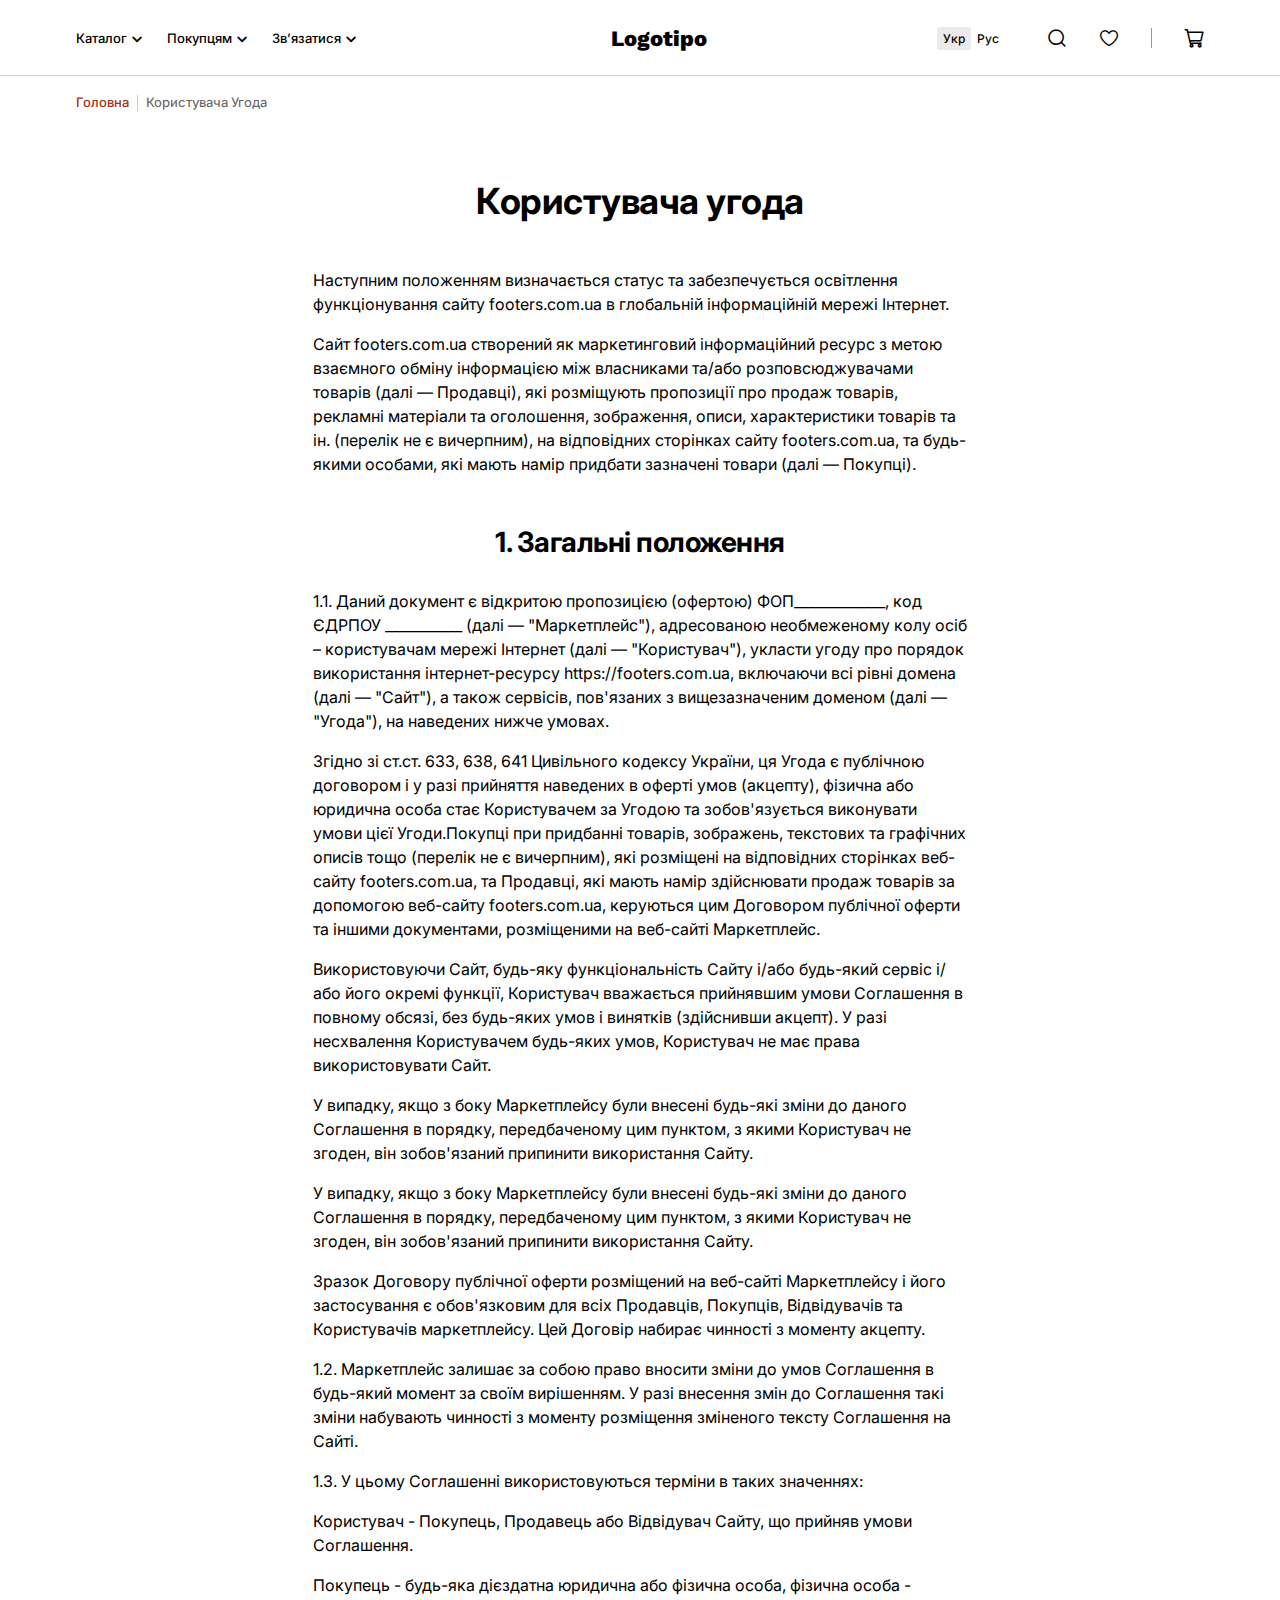
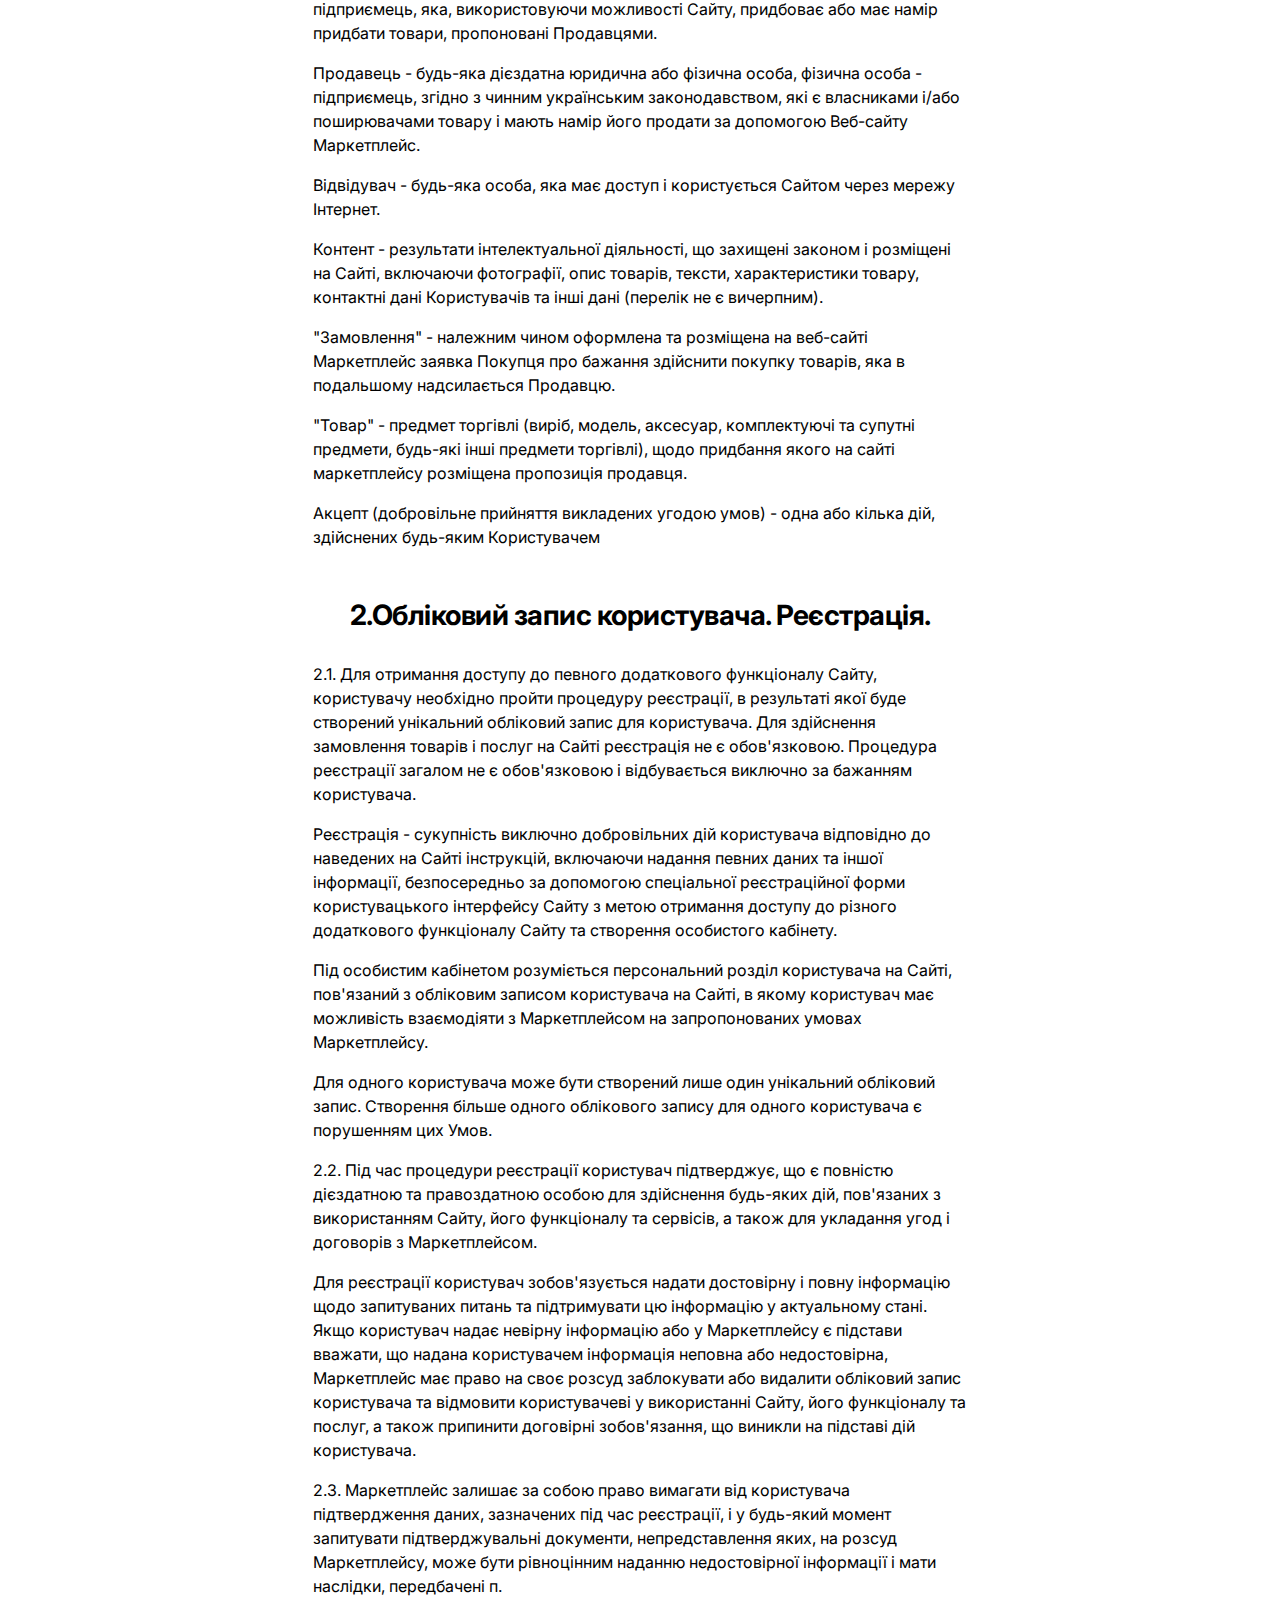
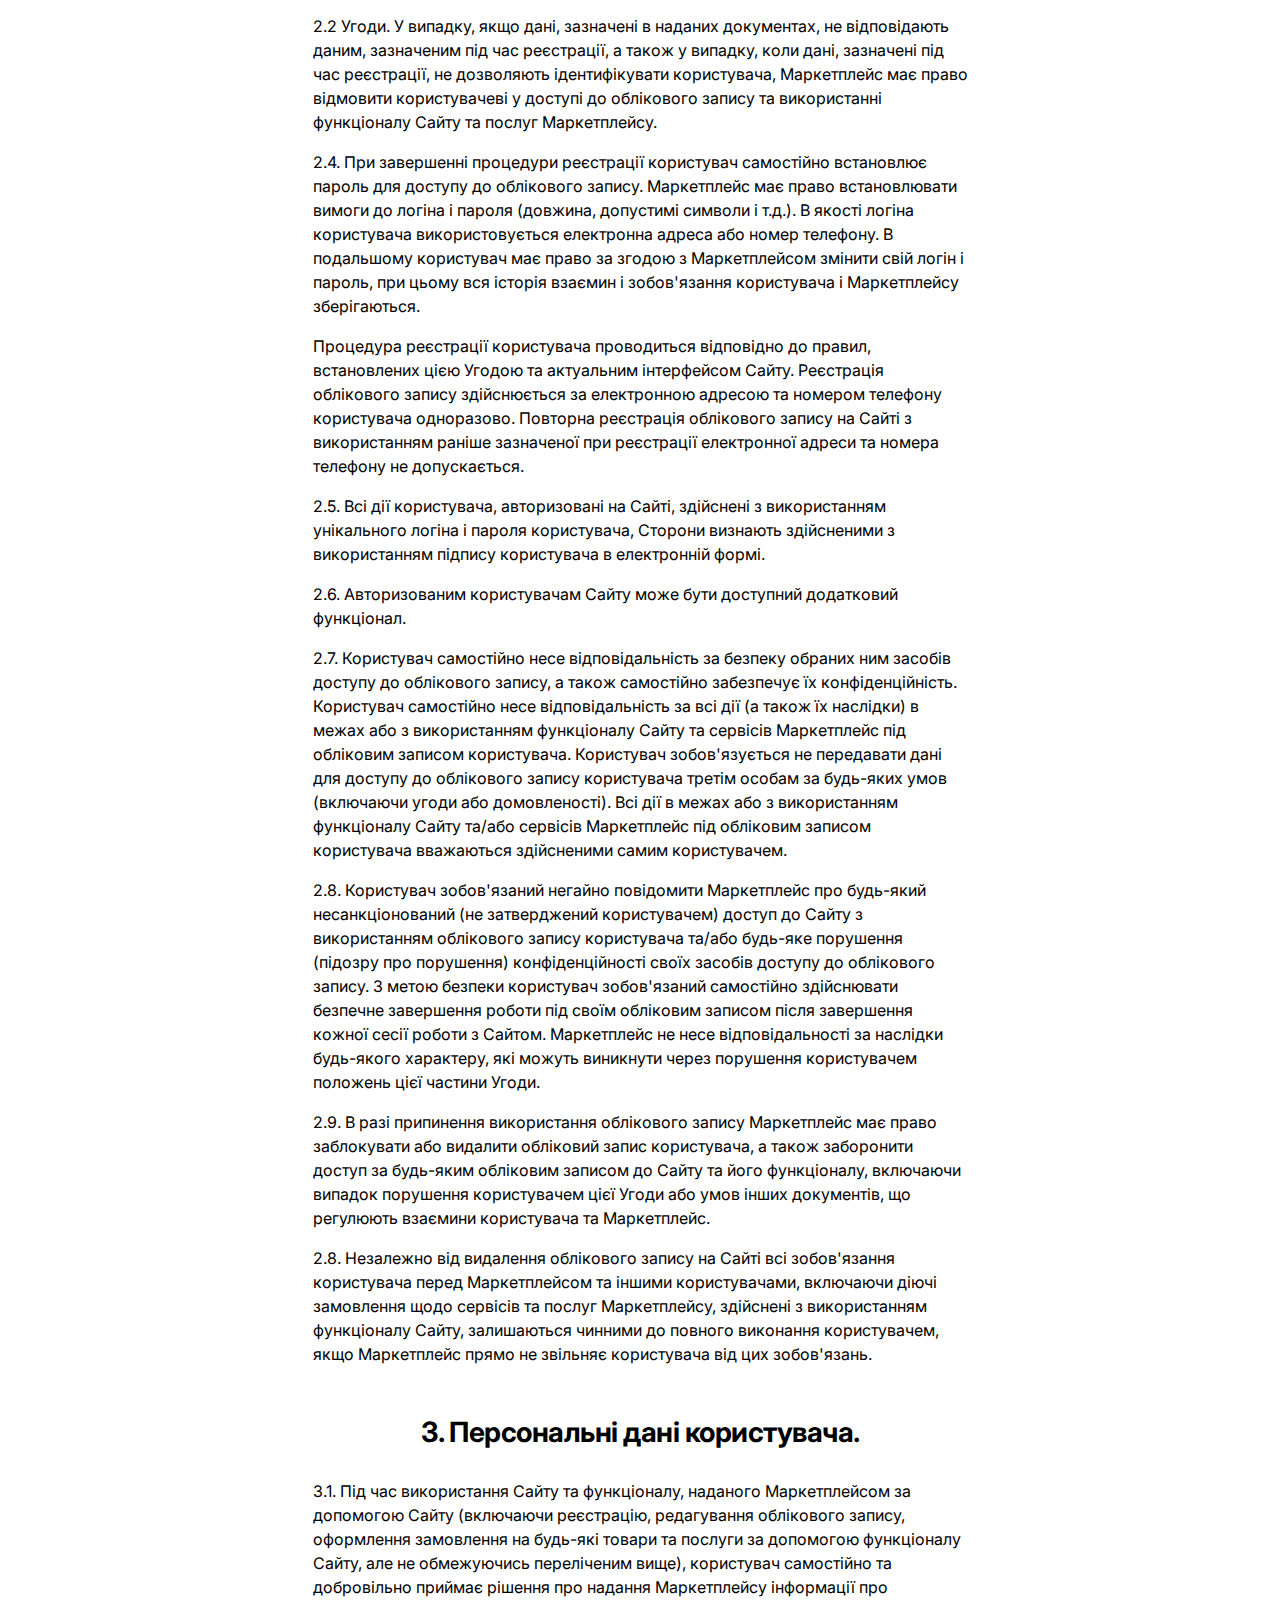
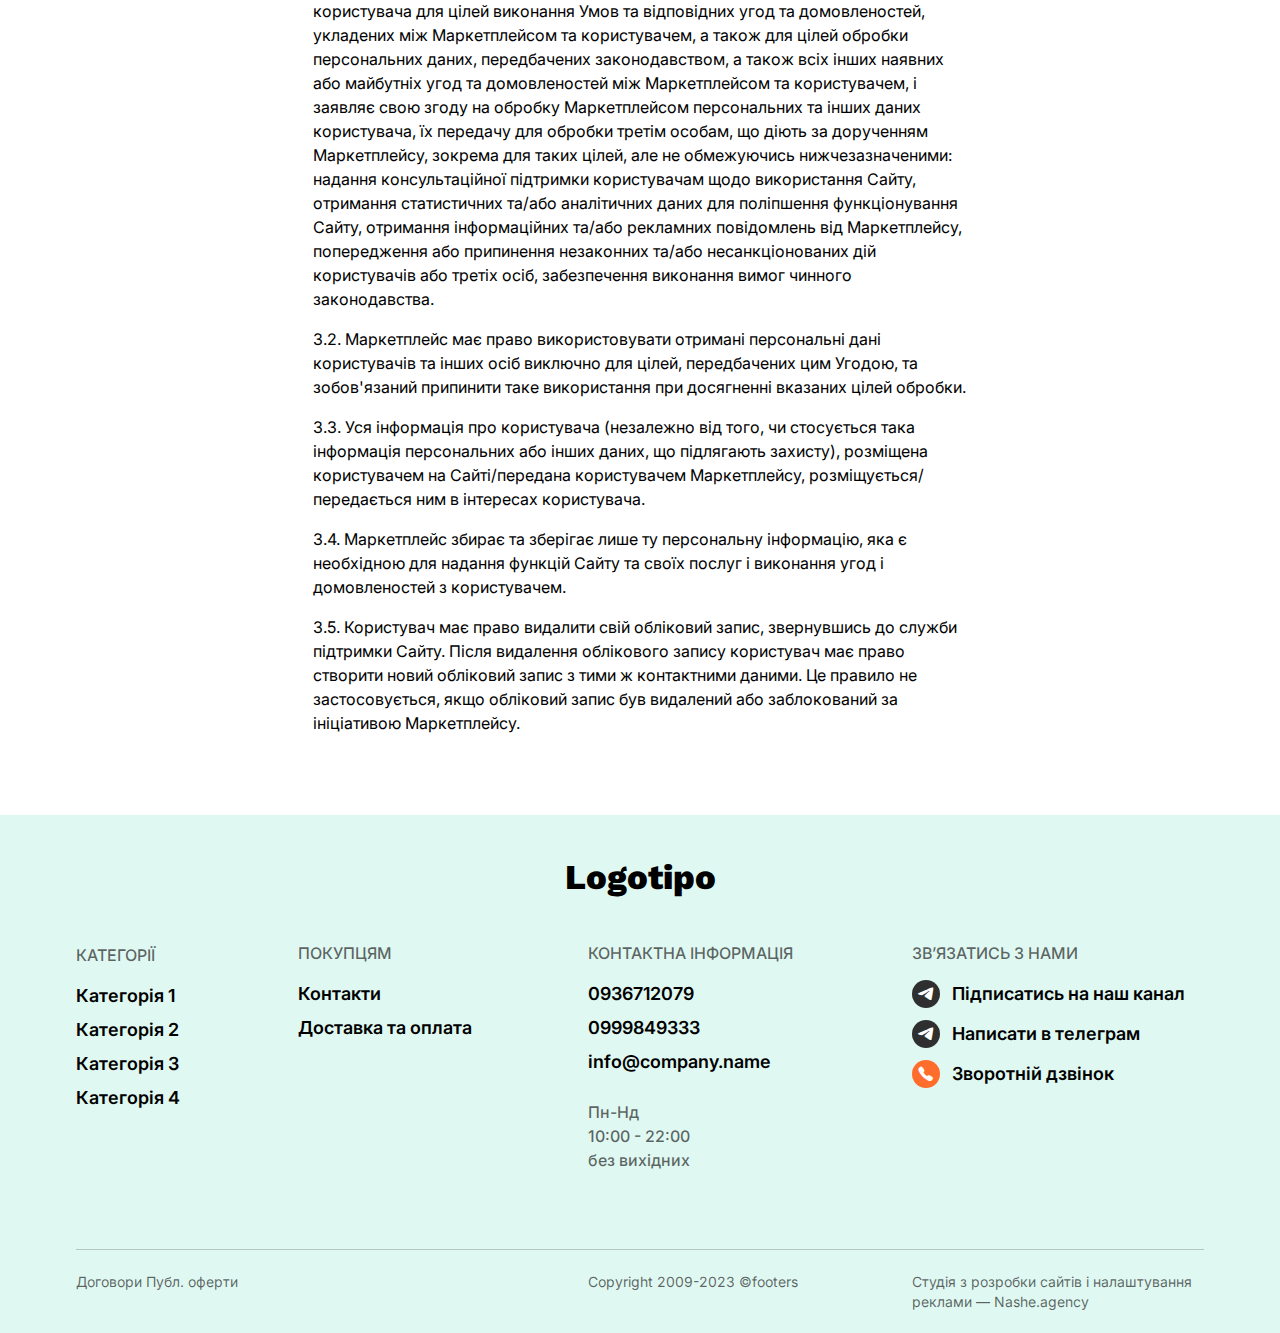
<file: agreement.html>
<!DOCTYPE html>
<html lang="uk">

<head>
	<title>Користувача угода</title>
	<meta charset="UTF-8">
	<meta name="format-detection" content="telephone=no">
	<!-- <style>body{opacity: 0;}</style> -->
	<link rel="stylesheet" href="css/style.min.css?_v=20240528093401">
	<link rel="shortcut icon" href="favicon.ico">
	<!-- <meta name="robots" content="noindex, nofollow"> -->
	<meta name="viewport" content="width=device-width, initial-scale=1, maximum-scale=1, minimum-scale=1, user-scalable=no">
</head>

<body>
	<div class="wrapper">
		<header data-scroll="100" data-scroll-show class="header">
			<div class="header__container">
				<div class="header__wrapper">
					<div class="header__mob">
						<button type="button" class="header__button icon-menu">
							<div class="header__button--icon"><span></span></div>
						</button>
					</div>
					<div data-da=".header,991.98,0" class="header__inner">
						<nav class="header__menu menu">
							<ul class="menu__list">
								<li data-hover data-spollers="991.98,max" data-one-spoller class="menu__item menu__item--hover">
									<details class="menu-spollers__body">
										<summary data-button class="menu__link menu__link--hover _icon-arrow-down_1">Каталог</summary>
										<div data-list class="menu__spollers menu-spollers menu-spollers--mob">
											<div class="menu-spollers__inner menu-spollers__inner--mob">
												<div data-spollers="991.98,max" class="menu-spollers__wrapper menu-spollers__wrapper--mob baron">
													<div class="menu-spollers__scroller baron__scroller">
														<details class="menu-spollers__details">
															<summary class="menu-spollers__title"><a href="">Назва категорії</a></summary>
															<ul class="menu-spollers__list">
																<li class="menu-spollers__item">
																	<a href="" class="menu-spollers__link">Категорія 1</a>
																</li>
																<li class="menu-spollers__item">
																	<a href="" class="menu-spollers__link">Категорія 2</a>
																</li>
																<li class="menu-spollers__item">
																	<a href="" class="menu-spollers__link">Категорія 3</a>
																</li>
																<li class="menu-spollers__item">
																	<a href="" class="menu-spollers__link">Категорія 4</a>
																</li>
																<li class="menu-spollers__item">
																	<a href="" class="menu-spollers__link">Категорія 5</a>
																</li>
															</ul>
														</details>
														<details class="menu-spollers__details">
															<summary class="menu-spollers__title"><a href="">Назва категорії</a></summary>
															<ul class="menu-spollers__list">
																<li class="menu-spollers__item">
																	<a href="" class="menu-spollers__link">Категорія 1</a>
																</li>
																<li class="menu-spollers__item">
																	<a href="" class="menu-spollers__link">Категорія 2</a>
																</li>
																<li class="menu-spollers__item">
																	<a href="" class="menu-spollers__link">Категорія 3</a>
																</li>
																<li class="menu-spollers__item">
																	<a href="" class="menu-spollers__link">Категорія 4</a>
																</li>
																<li class="menu-spollers__item">
																	<a href="" class="menu-spollers__link">Категорія 5</a>
																</li>
															</ul>
														</details>
													</div>
													<div class="baron__track">
														<div class="baron__bar"></div>
													</div>
												</div>
												<div class="menu-spollers__wrap">
													<a href="" class="menu-spollers__image--link">
														<div class="menu-spollers__image ibg lazy_image">
															<img data-src="img/main/menu-photo_01.webp" alt="">
														</div>
														<div class="menu-spollers__image--title">
															<p>Бестселлери</p>
														</div>
													</a>
													<a href="" class="menu-spollers__image--link">
														<div class="menu-spollers__image ibg lazy_image">
															<img data-src="img/main/menu-photo_02.webp" alt="">
														</div>
														<div class="menu-spollers__image--title">
															<p>Новинки</p>
														</div>
													</a>
												</div>
											</div>
										</div>
									</details>
								</li>
								<li data-hover class="menu__item menu__item--hover">
									<div class="menu-spollers__body">
										<div data-button class="menu__link menu__link--hover menu__link--mob _icon-arrow-down_1">Покупцям</div>
										<div data-list class="menu__spollers menu-spollers">
											<div class="menu-spollers__inner">
												<div class="menu-spollers__wrapper">
													<div class="menu-spollers__details">
														<div class="menu-spollers__title menu-spollers__title--mob">Покупцям</div>
														<ul class="menu-spollers__list">
															<li class="menu-spollers__item">
																<a href="" class="menu-spollers__link">Контакти</a>
															</li>
															<li class="menu-spollers__item">
																<a href="" class="menu-spollers__link">Доставка та оплата</a>
															</li>
														</ul>
													</div>
												</div>
											</div>
										</div>
									</div>
								</li>
								<li data-hover data-da=".menu__bottom,991.98,1" class="menu__item menu__item--hover">
									<div class="menu-spollers__body">
										<div data-button class="menu__link menu__link--hover menu__link--mob _icon-arrow-down_1">Звʼязатися</div>
										<div data-list class="menu__spollers menu-spollers">
											<div class="menu-spollers__inner">
												<div class="menu-spollers__wrapper">
													<div class="menu-spollers__details">
														<div class="menu-spollers__title menu-spollers__title--mob">Звʼязатись</div>
														<ul class="menu-spollers__list menu-spollers__list--mob">
															<li class="menu-spollers__item menu-spollers__item--mob">
																<a href="" class="menu-spollers__link menu-spollers__link--icon _icon-telegram">Підписатись на наш канал</a>
															</li>
															<li class="menu-spollers__item menu-spollers__item--mob">
																<a href="" class="menu-spollers__link menu-spollers__link--icon _icon-telegram">Написати в телеграм</a>
															</li>
															<li class="menu-spollers__item menu-spollers__item--mob">
																<a href="" class="menu-spollers__link menu-spollers__link--icon _icon-phone">Зворотній дзвінок</a>
															</li>
														</ul>
													</div>
												</div>
											</div>
										</div>
									</div>
								</li>
							</ul>
							<ul class="menu__bottom"></ul>
						</nav>
					</div>
					<a href="" class="header__logo">Logotipo</a>
					<div class="header__block">
						<div data-da=".menu__bottom,991.98,0" class="header__language language">
							<div class="language__item">
								<div class="language__link _active">Укр</div>
							</div>
							<div class="language__item">
								<div class="language__link">Рус</div>
							</div>
						</div>
						<div class="header__actions">
							<button type="button" class="header__icon button-search _icon-search"></button>
							<a href="" data-da=".header__mob,991.98,1" class="header__icon _icon-favorite"></a>
							<button type="button" class="header__icon _icon-cart"></button>
						</div>
					</div>
				</div>
			</div>
		</header>
		<main>
			<section class="breadcrumb">
				<div class="breadcrumb__container">
					<div class="breadcrumb__wrapper">
						<ul class="breadcrumb__list">
							<li class="breadcrumb__item"><a href="" class="breadcrumb__link">Головна</a></li>
							<li class="breadcrumb__item"><span class="breadcrumb__active">Користувача угода</span></li>
						</ul>
					</div>
				</div>
			</section>
			<section class="content-page">
				<div class="content-page__container">
					<div class="content-page__wrapper">
						<h1>Користувача угода</h1>
						<p>Наступним положенням визначається статус та забезпечується освітлення функціонування сайту footers.com.ua в глобальній інформаційній мережі Інтернет.</p>
						<p>Сайт footers.com.ua створений як маркетинговий інформаційний ресурс з метою взаємного обміну інформацією між власниками та/або розповсюджувачами товарів (далі — Продавці), які розміщують пропозиції про продаж товарів, рекламні матеріали та оголошення, зображення, описи, характеристики товарів та ін. (перелік не є вичерпним), на відповідних сторінках сайту footers.com.ua, та будь-якими особами, які мають намір придбати зазначені товари (далі — Покупці).</p>
						<h2>1. Загальні положення</h2>
						<p>1.1. Даний документ є відкритою пропозицією (офертою) ФОП_____________, код ЄДРПОУ ___________ (далі — "Маркетплейс"), адресованою необмеженому колу осіб – користувачам мережі Інтернет (далі — "Користувач"), укласти угоду про порядок використання інтернет-ресурсу https://footers.com.ua, включаючи всі рівні домена (далі — "Сайт"), а також сервісів, пов'язаних з вищезазначеним доменом (далі — "Угода"), на наведених нижче умовах.</p>
						<p>Згідно зі ст.ст. 633, 638, 641 Цивільного кодексу України, ця Угода є публічною договором і у разі прийняття наведених в оферті умов (акцепту), фізична або юридична особа стає Користувачем за Угодою та зобов'язується виконувати умови цієї Угоди.Покупці при придбанні товарів, зображень, текстових та графічних описів тощо (перелік не є вичерпним), які розміщені на відповідних сторінках веб-сайту footers.com.ua, та Продавці, які мають намір здійснювати продаж товарів за допомогою веб-сайту footers.com.ua, керуються цим Договором публічної оферти та іншими документами, розміщеними на веб-сайті Маркетплейс.</p>
						<p>Використовуючи Сайт, будь-яку функціональність Сайту і/або будь-який сервіс і/або його окремі функції, Користувач вважається прийнявшим умови Соглашення в повному обсязі, без будь-яких умов і винятків (здійснивши акцепт). У разі несхвалення Користувачем будь-яких умов, Користувач не має права використовувати Сайт.</p>
						<p>У випадку, якщо з боку Маркетплейсу були внесені будь-які зміни до даного Соглашення в порядку, передбаченому цим пунктом, з якими Користувач не згоден, він зобов'язаний припинити використання Сайту.</p>
						<p>У випадку, якщо з боку Маркетплейсу були внесені будь-які зміни до даного Соглашення в порядку, передбаченому цим пунктом, з якими Користувач не згоден, він зобов'язаний припинити використання Сайту.</p>
						<p>Зразок Договору публічної оферти розміщений на веб-сайті Маркетплейсу і його застосування є обов'язковим для всіх Продавців, Покупців, Відвідувачів та Користувачів маркетплейсу. Цей Договір набирає чинності з моменту акцепту.</p>
						<p>1.2. Маркетплейс залишає за собою право вносити зміни до умов Соглашення в будь-який момент за своїм вирішенням. У разі внесення змін до Соглашення такі зміни набувають чинності з моменту розміщення зміненого тексту Соглашення на Сайті.</p>
						<p>1.3. У цьому Соглашенні використовуються терміни в таких значеннях:</p>
						<p>Користувач - Покупець, Продавець або Відвідувач Сайту, що прийняв умови Соглашення.</p>
						<p>Покупець - будь-яка дієздатна юридична або фізична особа, фізична особа - підприємець, яка, використовуючи можливості Сайту, придбоває або має намір придбати товари, пропоновані Продавцями.</p>
						<p>Продавець - будь-яка дієздатна юридична або фізична особа, фізична особа - підприємець, згідно з чинним українським законодавством, які є власниками і/або поширювачами товару і мають намір його продати за допомогою Веб-сайту Маркетплейс.</p>
						<p>Відвідувач - будь-яка особа, яка має доступ і користується Сайтом через мережу Інтернет.</p>
						<p>Контент - результати інтелектуальної діяльності, що захищені законом і розміщені на Сайті, включаючи фотографії, опис товарів, тексти, характеристики товару, контактні дані Користувачів та інші дані (перелік не є вичерпним).</p>
						<p>"Замовлення" - належним чином оформлена та розміщена на веб-сайті Маркетплейс заявка Покупця про бажання здійснити покупку товарів, яка в подальшому надсилається Продавцю.</p>
						<p>"Товар" - предмет торгівлі (виріб, модель, аксесуар, комплектуючі та супутні предмети, будь-які інші предмети торгівлі), щодо придбання якого на сайті маркетплейсу розміщена пропозиція продавця.</p>
						<p>Акцепт (добровільне прийняття викладених угодою умов) - одна або кілька дій, здійснених будь-яким Користувачем</p>
						<h2>2.Обліковий запис користувача. Реєстрація.</h2>
						<p>2.1. Для отримання доступу до певного додаткового функціоналу Сайту, користувачу необхідно пройти процедуру реєстрації, в результаті якої буде створений унікальний обліковий запис для користувача. Для здійснення замовлення товарів і послуг на Сайті реєстрація не є обов'язковою. Процедура реєстрації загалом не є обов'язковою і відбувається виключно за бажанням користувача.</p>
						<p>Реєстрація - сукупність виключно добровільних дій користувача відповідно до наведених на Сайті інструкцій, включаючи надання певних даних та іншої інформації, безпосередньо за допомогою спеціальної реєстраційної форми користувацького інтерфейсу Сайту з метою отримання доступу до різного додаткового функціоналу Сайту та створення особистого кабінету.</p>
						<p>Під особистим кабінетом розуміється персональний розділ користувача на Сайті, пов'язаний з обліковим записом користувача на Сайті, в якому користувач має можливість взаємодіяти з Маркетплейсом на запропонованих умовах Маркетплейсу.</p>
						<p>Для одного користувача може бути створений лише один унікальний обліковий запис. Створення більше одного облікового запису для одного користувача є порушенням цих Умов.</p>
						<p>2.2. Під час процедури реєстрації користувач підтверджує, що є повністю дієздатною та правоздатною особою для здійснення будь-яких дій, пов'язаних з використанням Сайту, його функціоналу та сервісів, а також для укладання угод і договорів з Маркетплейсом.</p>
						<p>Для реєстрації користувач зобов'язується надати достовірну і повну інформацію щодо запитуваних питань та підтримувати цю інформацію у актуальному стані. Якщо користувач надає невірну інформацію або у Маркетплейсу є підстави вважати, що надана користувачем інформація неповна або недостовірна, Маркетплейс має право на своє розсуд заблокувати або видалити обліковий запис користувача та відмовити користувачеві у використанні Сайту, його функціоналу та послуг, а також припинити договірні зобов'язання, що виникли на підставі дій користувача.</p>
						<p>2.3. Маркетплейс залишає за собою право вимагати від користувача підтвердження даних, зазначених під час реєстрації, і у будь-який момент запитувати підтверджувальні документи, непредставлення яких, на розсуд Маркетплейсу, може бути рівноцінним наданню недостовірної інформації і мати наслідки, передбачені п.</p>
						<p>2.2 Угоди. У випадку, якщо дані, зазначені в наданих документах, не відповідають даним, зазначеним під час реєстрації, а також у випадку, коли дані, зазначені під час реєстрації, не дозволяють ідентифікувати користувача, Маркетплейс має право відмовити користувачеві у доступі до облікового запису та використанні функціоналу Сайту та послуг Маркетплейсу.</p>
						<p>2.4. При завершенні процедури реєстрації користувач самостійно встановлює пароль для доступу до облікового запису. Маркетплейс має право встановлювати вимоги до логіна і пароля (довжина, допустимі символи і т.д.). В якості логіна користувача використовується електронна адреса або номер телефону. В подальшому користувач має право за згодою з Маркетплейсом змінити свій логін і пароль, при цьому вся історія взаємин і зобов'язання користувача і Маркетплейсу зберігаються.</p>
						<p>Процедура реєстрації користувача проводиться відповідно до правил, встановлених цією Угодою та актуальним інтерфейсом Сайту. Реєстрація облікового запису здійснюється за електронною адресою та номером телефону користувача одноразово. Повторна реєстрація облікового запису на Сайті з використанням раніше зазначеної при реєстрації електронної адреси та номера телефону не допускається.</p>
						<p>2.5. Всі дії користувача, авторизовані на Сайті, здійснені з використанням унікального логіна і пароля користувача, Сторони визнають здійсненими з використанням підпису користувача в електронній формі.</p>
						<p>2.6. Авторизованим користувачам Сайту може бути доступний додатковий функціонал.</p>
						<p>2.7. Користувач самостійно несе відповідальність за безпеку обраних ним засобів доступу до облікового запису, а також самостійно забезпечує їх конфіденційність. Користувач самостійно несе відповідальність за всі дії (а також їх наслідки) в межах або з використанням функціоналу Сайту та сервісів Маркетплейс під обліковим записом користувача. Користувач зобов'язується не передавати дані для доступу до облікового запису користувача третім особам за будь-яких умов (включаючи угоди або домовленості). Всі дії в межах або з використанням функціоналу Сайту та/або сервісів Маркетплейс під обліковим записом користувача вважаються здійсненими самим користувачем.</p>
						<p>2.8. Користувач зобов'язаний негайно повідомити Маркетплейс про будь-який несанкціонований (не затверджений користувачем) доступ до Сайту з використанням облікового запису користувача та/або будь-яке порушення (підозру про порушення) конфіденційності своїх засобів доступу до облікового запису. З метою безпеки користувач зобов'язаний самостійно здійснювати безпечне завершення роботи під своїм обліковим записом після завершення кожної сесії роботи з Сайтом. Маркетплейс не несе відповідальності за наслідки будь-якого характеру, які можуть виникнути через порушення користувачем положень цієї частини Угоди.</p>
						<p>2.9. В разі припинення використання облікового запису Маркетплейс має право заблокувати або видалити обліковий запис користувача, а також заборонити доступ за будь-яким обліковим записом до Сайту та його функціоналу, включаючи випадок порушення користувачем цієї Угоди або умов інших документів, що регулюють взаємини користувача та Маркетплейс.</p>
						<p>2.8. Незалежно від видалення облікового запису на Сайті всі зобов'язання користувача перед Маркетплейсом та іншими користувачами, включаючи діючі замовлення щодо сервісів та послуг Маркетплейсу, здійснені з використанням функціоналу Сайту, залишаються чинними до повного виконання користувачем, якщо Маркетплейс прямо не звільняє користувача від цих зобов'язань.</p>
						<h2>3. Персональні дані користувача.</h2>
						<p>3.1. Під час використання Сайту та функціоналу, наданого Маркетплейсом за допомогою Сайту (включаючи реєстрацію, редагування облікового запису, оформлення замовлення на будь-які товари та послуги за допомогою функціоналу Сайту, але не обмежуючись переліченим вище), користувач самостійно та добровільно приймає рішення про надання Маркетплейсу інформації про користувача для цілей виконання Умов та відповідних угод та домовленостей, укладених між Маркетплейсом та користувачем, а також для цілей обробки персональних даних, передбачених законодавством, а також всіх інших наявних або майбутніх угод та домовленостей між Маркетплейсом та користувачем, і заявляє свою згоду на обробку Маркетплейсом персональних та інших даних користувача, їх передачу для обробки третім особам, що діють за дорученням Маркетплейсу, зокрема для таких цілей, але не обмежуючись нижчезазначеними: надання консультаційної підтримки користувачам щодо використання Сайту, отримання статистичних та/або аналітичних даних для поліпшення функціонування Сайту, отримання інформаційних та/або рекламних повідомлень від Маркетплейсу, попередження або припинення незаконних та/або несанкціонованих дій користувачів або третіх осіб, забезпечення виконання вимог чинного законодавства.</p>
						<p>3.2. Маркетплейс має право використовувати отримані персональні дані користувачів та інших осіб виключно для цілей, передбачених цим Угодою, та зобов'язаний припинити таке використання при досягненні вказаних цілей обробки.</p>
						<p>3.3. Уся інформація про користувача (незалежно від того, чи стосується така інформація персональних або інших даних, що підлягають захисту), розміщена користувачем на Сайті/передана користувачем Маркетплейсу, розміщується/передається ним в інтересах користувача.</p>
						<p>3.4. Маркетплейс збирає та зберігає лише ту персональну інформацію, яка є необхідною для надання функцій Сайту та своїх послуг і виконання угод і домовленостей з користувачем.</p>
						<p>3.5. Користувач має право видалити свій обліковий запис, звернувшись до служби підтримки Сайту. Після видалення облікового запису користувач має право створити новий обліковий запис з тими ж контактними даними. Це правило не застосовується, якщо обліковий запис був видалений або заблокований за ініціативою Маркетплейсу.</p>
					</div>
				</div>
			</section>
		</main>
		<footer class="footer">
			<div class="footer__container">
				<div class="footer__main">
					<div class="footer__top">
						<a href="" class="footer__logo">Logotipo</a>
					</div>
					<nav class="footer__nav">
						<div class="footer__list">
							<div class="footer__column">
								<a href="" class="footer__title footer__title--mod">категорії</a>
								<ul class="footer__menu">
									<li class="footer__item">
										<a href="" class="footer__link">Категорія 1</a>
									</li>
									<li class="footer__item">
										<a href="" class="footer__link">Категорія 2</a>
									</li>
									<li class="footer__item">
										<a href="" class="footer__link">Категорія 3</a>
									</li>
									<li class="footer__item">
										<a href="" class="footer__link">Категорія 4</a>
									</li>
								</ul>
							</div>
							<div class="footer__column">
								<div class="footer__title">покупцям</div>
								<ul class="footer__menu">
									<li class="footer__item">
										<a href="" class="footer__link">Контакти</a>
									</li>
									<li class="footer__item">
										<a href="" class="footer__link">Доставка та оплата</a>
									</li>
								</ul>
							</div>
						</div>
						<div class="footer__list footer__list--last">
							<div class="footer__column">
								<div class="footer__title">контактна інформація</div>
								<div class="footer__mob">
									<ul class="footer__menu">
										<li class="footer__item">
											<a href="tel:+380936712079" class="footer__link">0936712079</a>
										</li>
										<li class="footer__item">
											<a href="tel:+380999849333" class="footer__link">0999849333</a>
										</li>
										<li class="footer__item">
											<a href="mailto:+info@company.name" class="footer__link">info@company.name</a>
										</li>
									</ul>
									<div class="footer__info">
										<p>Пн-Нд <br>
											10:00 - 22:00 <br>
											без вихідних</p>
									</div>
								</div>
							</div>
							<div class="footer__column footer__column--contact">
								<div class="footer__title">Звʼязатись з нами</div>
								<ul class="footer__menu">
									<li class="footer__item">
										<a href="" class="footer__link _icon-telegram">Підписатись на наш канал</a>
									</li>
									<li class="footer__item">
										<a href="" class="footer__link _icon-telegram">Написати в телеграм</a>
									</li>
									<li class="footer__item">
										<a href="" class="footer__link _icon-phone">Зворотній дзвінок</a>
									</li>
								</ul>
							</div>
						</div>
					</nav>
				</div>
				<div class="footer__bottom">
					<div class="footer__bottom--col">
						<a href="" class="footer__bottom--link">Договори Публ. оферти</a>
					</div>
					<div class="footer__bottom--last">
						<div class="footer__copyright">
							<p>Copyright 2009-2023 ©footers</p>
						</div>
						<div class="footer__copyright">
							<p>Студія з розробки сайтів і налаштування реклами — Nashe.agency</p>
						</div>
					</div>
				</div>
			</div>
		</footer>
	</div>
	<div class="popup popup-search">
		<div class="popup-search__wrapper">
			<div class="popup__content popup-search__content">
				<div class="popup-search__top">
					<div class="popup-search__search search">
						<form action="#" class="search__form">
							<div data-desktop="Напишіть, що ви шукаєте (назва або код товару)" data-mobile="Напишіть, що ви шукаєте" class="search__placeholder"></div>
							<input type="text" name="search" class="search__input">
							<button type="submit" class="search__button _icon-search"></button>
							<button type="button" class="search__clear">Очистити</button>
						</form>
					</div>
					<button data-close type="button" class="popup-search__close button-search-close _icon-close"></button>
				</div>
				<div class="popup-search__body">
					<div class="popup-search__column">
						<h4 class="popup-search__title">Ви нещодавно шукали</h4>
						<ul class="popup-search__list">
							<li class="popup-search__item">
								<a href="" class="popup-search__link">Легінси з кашеміру в рубчик</a>
							</li>
							<li class="popup-search__item">
								<a href="" class="popup-search__link">Легінси утеплені</a>
							</li>
							<li class="popup-search__item">
								<a href="" class="popup-search__link">Легінси утеплені</a>
							</li>
							<li class="popup-search__item">
								<a href="" class="popup-search__link">Легінси з кашеміру в рубчик</a>
							</li>
						</ul>
					</div>
					<div class="popup-search__column">
						<h4 class="popup-search__title">Тренди пошуку</h4>
						<ul class="popup-search__list">
							<li class="popup-search__item">
								<a href="" class="popup-search__link">Легінси зі штучної шкіри</a>
							</li>
							<li class="popup-search__item">
								<a href="" class="popup-search__link">Легінси утеплені</a>
							</li>
							<li class="popup-search__item">
								<a href="" class="popup-search__link">Легінси зі штучної шкіри</a>
							</li>
							<li class="popup-search__item">
								<a href="" class="popup-search__link">Легінси з кашеміру в рубчик</a>
							</li>
						</ul>
					</div>
				</div>
				<!-- Блок popup-search__body--not добавляется вместо блока popup-search__body, если не найдено результатов
				<div class="popup-search__body--not">
				<div class="popup-search__title--main">Не знайдено результатів для ʼпомаранчевіʼ</div>
			</div>
			-->
				<div class="popup-search__product">
					<div class="product__top">
						<h2 class="product__title--top">Тенденції, які найчастіше шукають</h2>
					</div>
					<div class="product__slider swiper">
						<div class="product__wrapper swiper-wrapper">
							<div class="product__slide swiper-slide">
								<div class="product__wrap">
									<div class="product__inner">
										<div class="product__label--wrap">
											<div class="product__label">New</div>
										</div>
										<button type="button" class="product__favorite _icon-favorite active"></button>
									</div>
									<a href="" class="product__image lazy_image">
										<img data-src="img/products/product_01.webp" alt="">
									</a>
									<div class="product__main">
										<div class="product__row">
											<a href="" class="product__title">Назва Товару</a>
											<div class="product__copy">
												<div class="product__code--wrap">
													<div class="product__code--text">Код: <span class="product__code">1533277</span></div>
												</div>
												<button type="button" class="product__icon _icon-copy"></button>
											</div>
										</div>
										<div class="product__bottom">
											<div class="product__rating rating">
												<div class="rating__block">
													<div class="rating__star _icon-star"></div>
													<div class="rating__star _icon-star"></div>
													<div class="rating__star _icon-star"></div>
													<div class="rating__star _icon-star"></div>
													<div class="rating__star _icon-star hide"></div>
												</div>
												<div class="rating__total">5 відгуків</div>
											</div>
											<div class="product__price--wrap">
												<div class="product__price">803 ₴</div>
												<div class="product__price--old">1220 ₴</div>
											</div>
											<button data-popup="#popup-quick-order" type="button" class="product__buy btn">Швидке замовлення</button>
										</div>
									</div>
								</div>
							</div>
							<div class="product__slide swiper-slide">
								<div class="product__wrap">
									<div class="product__inner">
										<div class="product__label--wrap">
											<div class="product__label">New</div>
										</div>
										<button type="button" class="product__favorite _icon-favorite"></button>
									</div>
									<a href="" class="product__image lazy_image">
										<img data-src="img/products/product_02.webp" alt="">
									</a>
									<div class="product__main">
										<div class="product__row">
											<a href="" class="product__title">Назва Товару Назва Товару Назва Товару Назва Товару Назва Товару</a>
											<div class="product__copy">
												<div class="product__code--wrap">
													<div class="product__code--text">Код: <span class="product__code">1533277</span></div>
												</div>
												<button type="button" class="product__icon _icon-copy"></button>
											</div>
										</div>
										<div class="product__bottom">
											<div class="product__rating rating">
												<div class="rating__block">
													<div class="rating__star _icon-star"></div>
													<div class="rating__star _icon-star"></div>
													<div class="rating__star _icon-star"></div>
													<div class="rating__star _icon-star"></div>
													<div class="rating__star _icon-star"></div>
												</div>
												<div class="rating__total">5 відгуків</div>
											</div>
											<div class="product__price--wrap">
												<div class="product__price">803 ₴</div>
												<div class="product__price--old">1220 ₴</div>
											</div>
											<button data-popup="#popup-quick-order" type="button" class="product__buy btn">Швидке замовлення</button>
										</div>
									</div>
								</div>
							</div>
							<div class="product__slide swiper-slide">
								<div class="product__wrap">
									<div class="product__inner">
										<div class="product__label--wrap">
											<div class="product__label">New</div>
										</div>
										<button type="button" class="product__favorite _icon-favorite"></button>
									</div>
									<a href="" class="product__image lazy_image">
										<img data-src="img/products/product_03.webp" alt="">
									</a>
									<div class="product__main">
										<div class="product__row">
											<a href="" class="product__title">Назва Товару</a>
											<div class="product__copy">
												<div class="product__code--wrap">
													<div class="product__code--text">Код: <span class="product__code">1533277</span></div>
												</div>
												<button type="button" class="product__icon _icon-copy"></button>
											</div>
										</div>
										<div class="product__bottom">
											<div class="product__rating rating">
												<div class="rating__block">
													<div class="rating__star _icon-star"></div>
													<div class="rating__star _icon-star"></div>
													<div class="rating__star _icon-star"></div>
													<div class="rating__star _icon-star"></div>
													<div class="rating__star _icon-star"></div>
												</div>
												<div class="rating__total">5 відгуків</div>
											</div>
											<div class="product__price--wrap">
												<div class="product__price">803 ₴</div>
												<div class="product__price--old">1220 ₴</div>
											</div>
											<button data-popup="#popup-quick-order" type="button" class="product__buy btn">Швидке замовлення</button>
										</div>
									</div>
								</div>
							</div>
							<div class="product__slide swiper-slide">
								<div class="product__wrap">
									<div class="product__inner">
										<div class="product__label--wrap">
											<div class="product__label">New</div>
										</div>
										<button type="button" class="product__favorite _icon-favorite"></button>
									</div>
									<a href="" class="product__image lazy_image">
										<img data-src="img/products/product_04.webp" alt="">
									</a>
									<div class="product__main">
										<div class="product__row">
											<a href="" class="product__title">Назва Товару</a>
											<div class="product__copy">
												<div class="product__code--wrap">
													<div class="product__code--text">Код: <span class="product__code">1533277</span></div>
												</div>
												<button type="button" class="product__icon _icon-copy"></button>
											</div>
										</div>
										<div class="product__bottom">
											<div class="product__rating rating">
												<div class="rating__block">
													<div class="rating__star _icon-star"></div>
													<div class="rating__star _icon-star"></div>
													<div class="rating__star _icon-star"></div>
													<div class="rating__star _icon-star"></div>
													<div class="rating__star _icon-star"></div>
												</div>
												<div class="rating__total">5 відгуків</div>
											</div>
											<div class="product__price--wrap">
												<div class="product__price">803 ₴</div>
												<div class="product__price--old">1220 ₴</div>
											</div>
											<button data-popup="#popup-quick-order" type="button" class="product__buy btn">Швидке замовлення</button>
										</div>
									</div>
								</div>
							</div>
							<div class="product__slide swiper-slide">
								<div class="product__wrap">
									<div class="product__inner">
										<div class="product__label--wrap">
											<div class="product__label">New</div>
										</div>
										<button type="button" class="product__favorite _icon-favorite"></button>
									</div>
									<a href="" class="product__image lazy_image">
										<img data-src="img/products/product_03.webp" alt="">
									</a>
									<div class="product__main">
										<div class="product__row">
											<a href="" class="product__title">Назва Товару</a>
											<div class="product__copy">
												<div class="product__code--wrap">
													<div class="product__code--text">Код: <span class="product__code">1533277</span></div>
												</div>
												<button type="button" class="product__icon _icon-copy"></button>
											</div>
										</div>
										<div class="product__bottom">
											<div class="product__rating rating">
												<div class="rating__block">
													<div class="rating__star _icon-star"></div>
													<div class="rating__star _icon-star"></div>
													<div class="rating__star _icon-star"></div>
													<div class="rating__star _icon-star"></div>
													<div class="rating__star _icon-star"></div>
												</div>
												<div class="rating__total">5 відгуків</div>
											</div>
											<div class="product__price--wrap">
												<div class="product__price">803 ₴</div>
												<div class="product__price--old">1220 ₴</div>
											</div>
											<button data-popup="#popup-quick-order" type="button" class="product__buy btn">Швидке замовлення</button>
										</div>
									</div>
								</div>
							</div>
							<div class="product__slide swiper-slide">
								<div class="product__wrap">
									<div class="product__inner">
										<div class="product__label--wrap">
											<div class="product__label">New</div>
										</div>
										<button type="button" class="product__favorite _icon-favorite"></button>
									</div>
									<a href="" class="product__image lazy_image">
										<img data-src="img/products/product_04.webp" alt="">
									</a>
									<div class="product__main">
										<div class="product__row">
											<a href="" class="product__title">Назва Товару</a>
											<div class="product__copy">
												<div class="product__code--wrap">
													<div class="product__code--text">Код: <span class="product__code">1533277</span></div>
												</div>
												<button type="button" class="product__icon _icon-copy"></button>
											</div>
										</div>
										<div class="product__bottom">
											<div class="product__rating rating">
												<div class="rating__block">
													<div class="rating__star _icon-star"></div>
													<div class="rating__star _icon-star"></div>
													<div class="rating__star _icon-star"></div>
													<div class="rating__star _icon-star"></div>
													<div class="rating__star _icon-star"></div>
												</div>
												<div class="rating__total">5 відгуків</div>
											</div>
											<div class="product__price--wrap">
												<div class="product__price">803 ₴</div>
												<div class="product__price--old">1220 ₴</div>
											</div>
											<button data-popup="#popup-quick-order" type="button" class="product__buy btn">Швидке замовлення</button>
										</div>
									</div>
								</div>
							</div>
						</div>
						<button type="button" class="product__swiper-button product__swiper-button-prev _icon-arrow-btn"></button>
						<button type="button" class="product__swiper-button product__swiper-button-next _icon-arrow-btn"></button>
					</div>
				</div>
			</div>
		</div>
	</div>
	<script src="js/app.min.js?_v=20240528093401"></script>
</body>

</html>
</file>
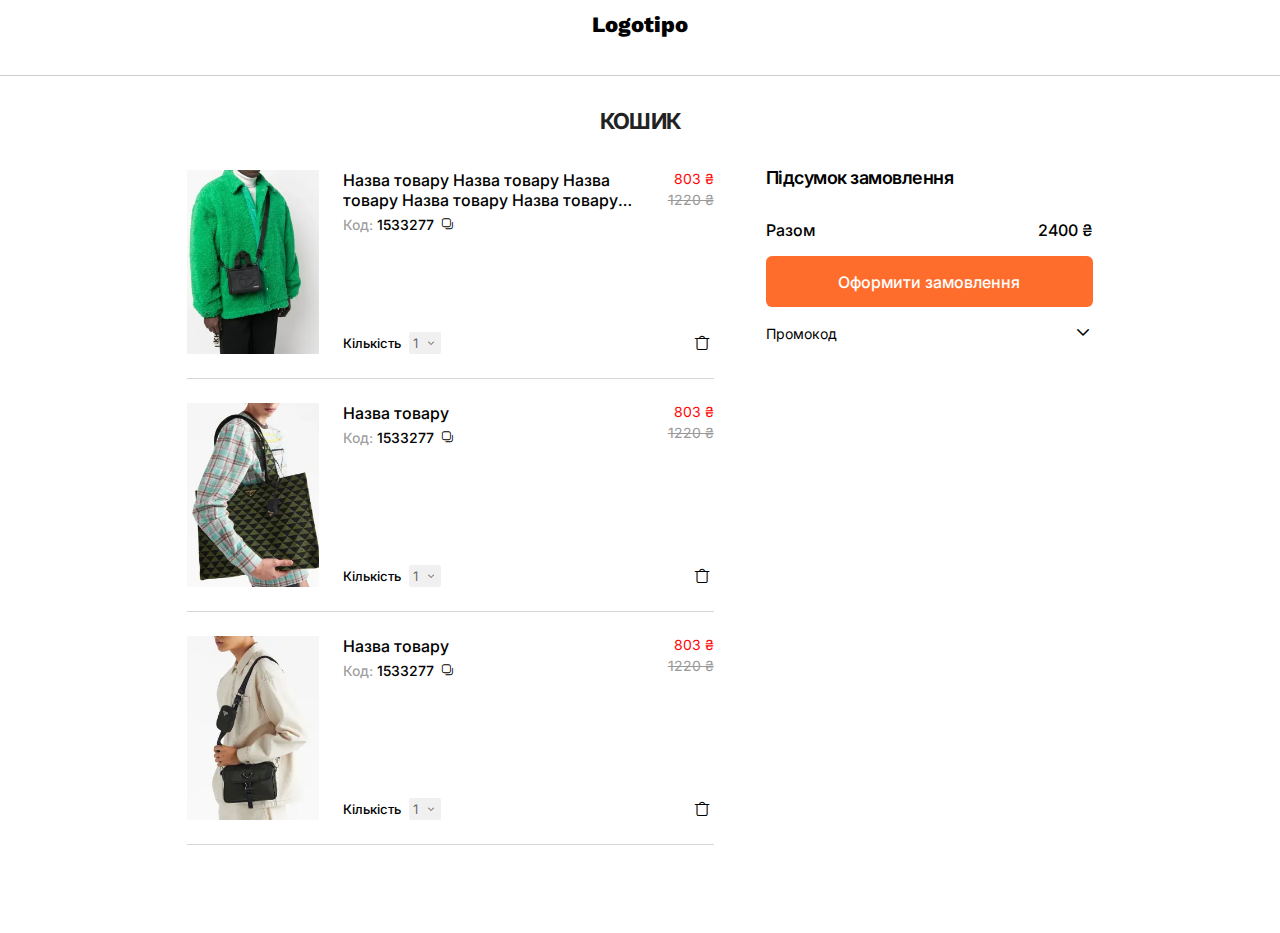
<file: cart.html>
<!DOCTYPE html>
<html lang="uk">

<head>
	<title>Кошик</title>
	<meta charset="UTF-8">
	<meta name="format-detection" content="telephone=no">
	<!-- <style>body{opacity: 0;}</style> -->
	<link rel="stylesheet" href="css/style.min.css?_v=20240528093401">
	<link rel="shortcut icon" href="favicon.ico">
	<!-- <meta name="robots" content="noindex, nofollow"> -->
	<meta name="viewport" content="width=device-width, initial-scale=1, maximum-scale=1, minimum-scale=1, user-scalable=no">
</head>

<body>
	<div class="wrapper">
		<header data-scroll="100" data-scroll-show class="header header-cart">
			<div class="header__container">
				<div class="header__wrapper">
					<a href="" class="header__logo">Logotipo</a>
				</div>
			</div>
		</header>
		<main>
			<section class="cart">
				<div class="cart__container">
					<div class="cart__body">
						<h3 class="cart__title--top">кошик</h3>
						<div class="cart__wrapper">
							<div data-one-select class="cart__column">
								<div class="details__item">
									<div class="details__image lazy_image ibg">
										<img data-src="img/products/product_02.webp" alt="">
									</div>
									<div class="details__content">
										<div class="details__block">
											<div class="details__column">
												<div class="details__title">Назва товару Назва товару Назва товару Назва товару Назва товару Назва товару Назва товару</div>
												<div class="details__copy product__copy">
													<div class="product__code--wrap">
														<div class="product__code--text">Код: <span class="product__code">1533277</span></div>
													</div>
													<button type="button" class="product__icon _icon-copy"></button>
												</div>
											</div>
											<div class="details__column details__column--last">
												<div class="product__price">803 ₴</div>
												<div class="details__row">
													<div class="product__price--old">1220 ₴</div>
												</div>
											</div>
										</div>
										<div class="details__bottom details__bottom--cart">
											<div class="details__quantity--wrap">
												<div class="details__quantity">
													<div class="details__quantity--text">Кількість</div>
													<select data-show-selected data-class-modif="quantity">
														<option value="1">1</option>
														<option value="2">2</option>
														<option value="3">3</option>
														<option value="4">4</option>
														<option value="5">5</option>
														<option value="6">6</option>
														<option value="7">7</option>
														<option value="8">8</option>
														<option value="9">9</option>
														<option value="10">10</option>
														<option value="11">11</option>
														<option value="12">12</option>
													</select>
												</div>
											</div>
											<div class="details__icon _icon-trash"></div>
										</div>
									</div>
								</div>
								<div class="details__item">
									<div class="details__image lazy_image ibg">
										<img data-src="img/products/product_03.webp" alt="">
									</div>
									<div class="details__content">
										<div class="details__block">
											<div class="details__column">
												<div class="details__title">Назва товару</div>
												<div class="details__copy product__copy">
													<div class="product__code--wrap">
														<div class="product__code--text">Код: <span class="product__code">1533277</span></div>
													</div>
													<button type="button" class="product__icon _icon-copy"></button>
												</div>
											</div>
											<div class="details__column details__column--last">
												<div class="product__price">803 ₴</div>
												<div class="details__row">
													<div class="product__price--old">1220 ₴</div>
												</div>
											</div>
										</div>
										<div class="details__bottom details__bottom--cart">
											<div class="details__quantity">
												<div class="details__quantity--text">Кількість</div>
												<select data-show-selected data-class-modif="quantity">
													<option value="1">1</option>
													<option value="2">2</option>
													<option value="3">3</option>
													<option value="4">4</option>
												</select>
											</div>
											<div class="details__icon _icon-trash"></div>
										</div>
									</div>
								</div>
								<div class="details__item">
									<div class="details__image lazy_image ibg">
										<img data-src="img/products/product_04.webp" alt="">
									</div>
									<div class="details__content">
										<div class="details__block">
											<div class="details__column">
												<div class="details__title">Назва товару</div>
												<div class="details__copy product__copy">
													<div class="product__code--wrap">
														<div class="product__code--text">Код: <span class="product__code">1533277</span></div>
													</div>
													<button type="button" class="product__icon _icon-copy"></button>
												</div>
											</div>
											<div class="details__column details__column--last">
												<div class="product__price">803 ₴</div>
												<div class="details__row">
													<div class="product__price--old">1220 ₴</div>
												</div>
											</div>
										</div>
										<div class="details__bottom details__bottom--cart">
											<div class="details__quantity">
												<div class="details__quantity--text">Кількість</div>
												<select data-show-selected data-class-modif="quantity">
													<option value="1">1</option>
													<option value="2">2</option>
													<option value="3">3</option>
													<option value="4">4</option>
												</select>
											</div>
											<div class="details__icon _icon-trash"></div>
										</div>
									</div>
								</div>
							</div>
							<div class="cart__total total">
								<h4 class="cart__title">Підсумок замовлення</h4>
								<div class="total__wrapper">
									<ul class="total__list">
										<li class="total__item">
											<div class="total__info">
												<span>Разом</span>
											</div>
											<div class="total__data">2400 ₴</div>
										</li>
									</ul>
									<div class="total__button--wrap">
										<a href="" class="total__button btn">Оформити замовлення <span>2400 ₴</span></a>
									</div>
									<div data-spollers class="total__spollers spollers-total">
										<details class="spollers-total__item">
											<summary class="spollers-total__title _icon-arrow-down_2">Промокод</summary>
											<div class="spollers-total__body">
												<form action="" class="spollers-total__form">
													<div class="spollers-total__data">
														<input data-error="Цей код недійсний" data-required data-validate type="text" placeholder="Введіть ваш промокод" class="spollers-total__input">
														<div data-error="Цей код недійсний" data-done="Промокод застовано" class="spollers-total__label"></div>
													</div>
													<button type="submit" class="spollers-total__link--btn">Прийняти</button>
												</form>
											</div>
										</details>
									</div>
								</div>
							</div>
						</div>
					</div>
				</div>
			</section>
		</main>
	</div>
	<script src="js/app.min.js?_v=20240528093401"></script>
</body>

</html>
</file>
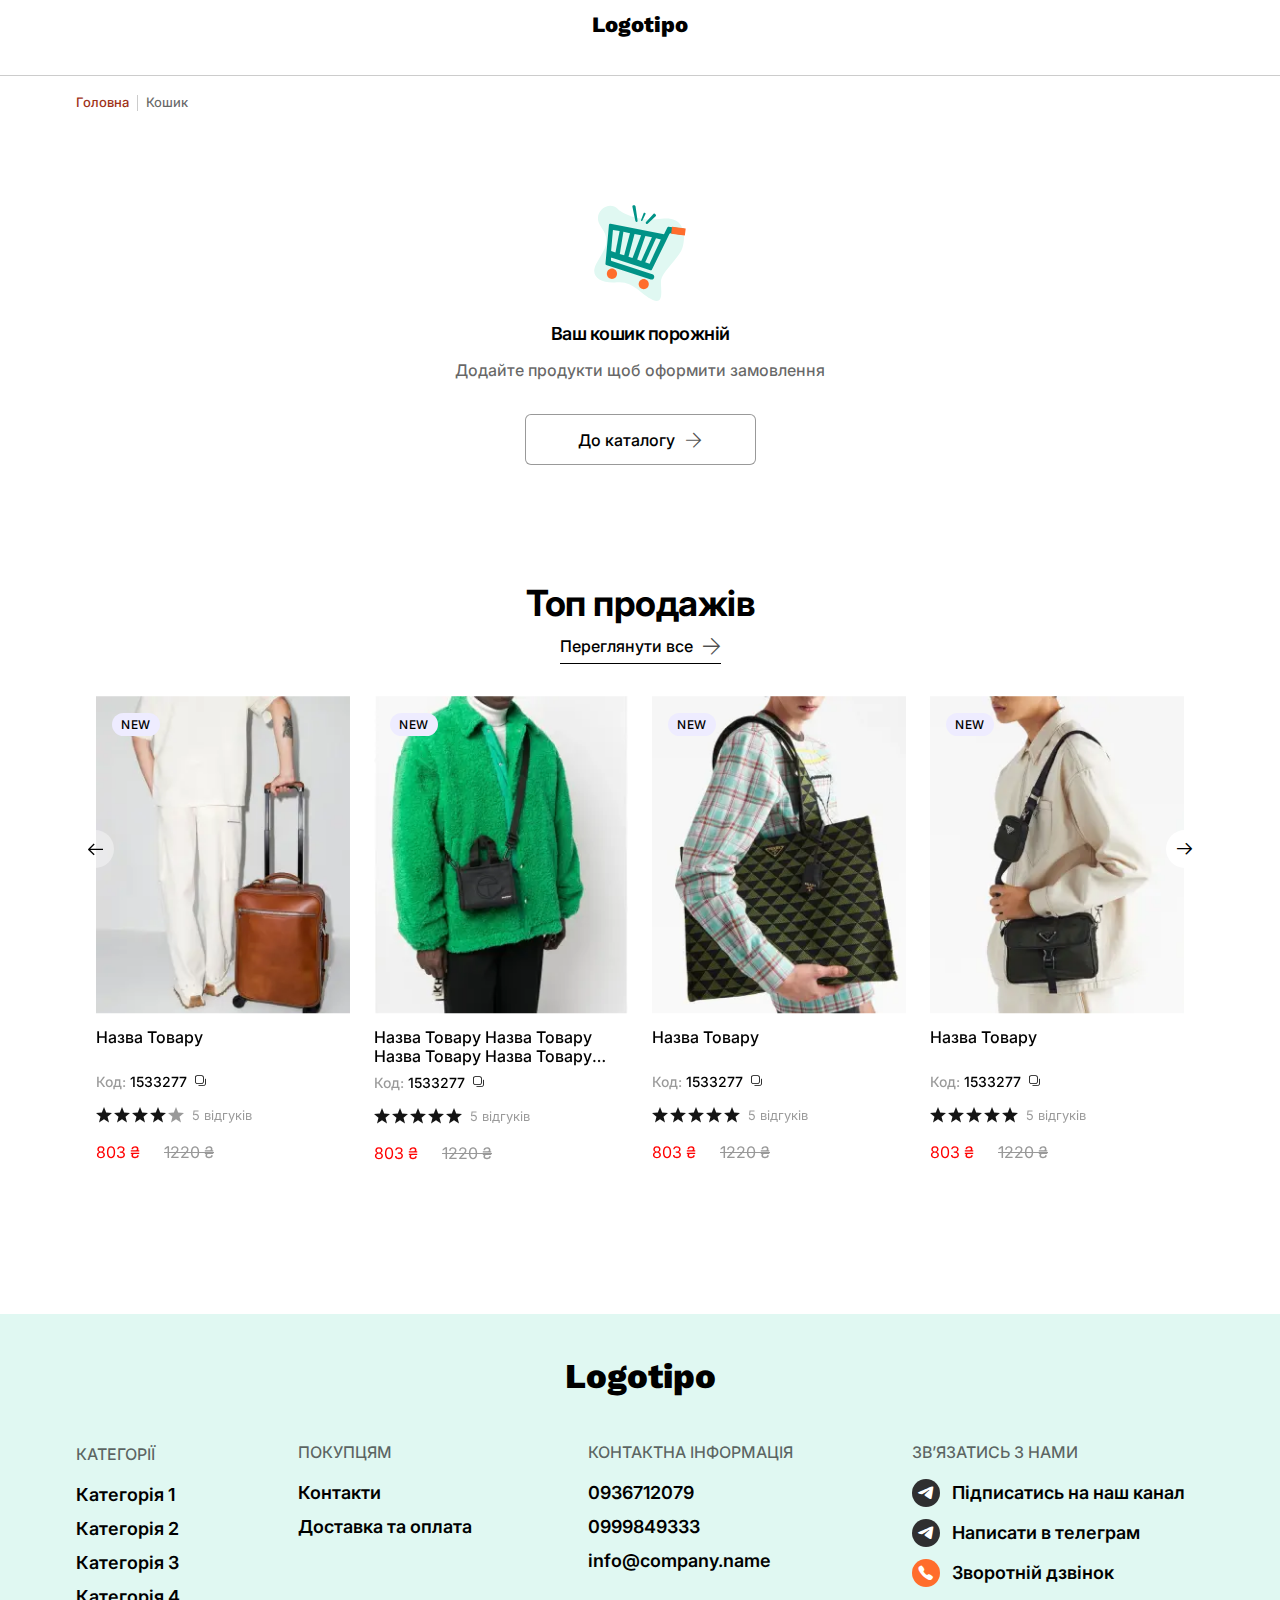
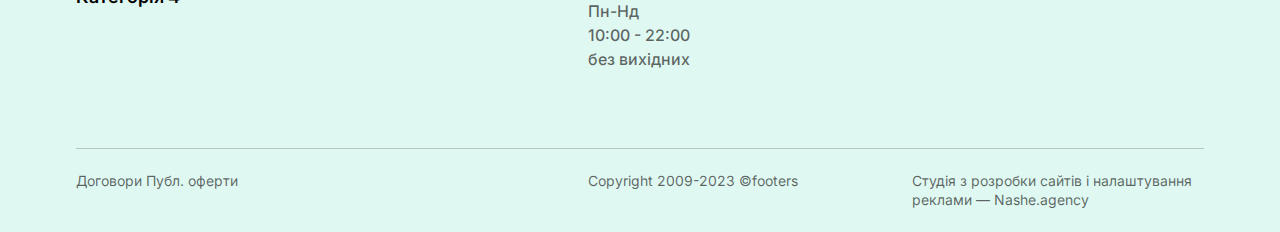
<file: cart_empty.html>
<!DOCTYPE html>
<html lang="uk">

<head>
	<title>Порожній кошик</title>
	<meta charset="UTF-8">
	<meta name="format-detection" content="telephone=no">
	<!-- <style>body{opacity: 0;}</style> -->
	<link rel="stylesheet" href="css/style.min.css?_v=20240528093401">
	<link rel="shortcut icon" href="favicon.ico">
	<!-- <meta name="robots" content="noindex, nofollow"> -->
	<meta name="viewport" content="width=device-width, initial-scale=1, maximum-scale=1, minimum-scale=1, user-scalable=no">
</head>

<body>
	<div class="wrapper">
		<header data-scroll="100" data-scroll-show class="header header-cart">
			<div class="header__container">
				<div class="header__wrapper">
					<a href="" class="header__logo">Logotipo</a>
				</div>
			</div>
		</header>
		<main>
			<section class="breadcrumb">
				<div class="breadcrumb__container">
					<div class="breadcrumb__wrapper">
						<ul class="breadcrumb__list">
							<li class="breadcrumb__item"><a href="" class="breadcrumb__link">Головна</a></li>
							<li class="breadcrumb__item"><span class="breadcrumb__active">Кошик</span></li>
						</ul>
					</div>
				</div>
			</section>
			<section class="block-page block-page--mod2">
				<div class="block-page__container">
					<div class="block-page__wrapper">
						<div class="block-page__icon lazy_image">
							<img data-src="img/icons/icon-basket.svg" alt="">
						</div>
						<div class="block-page__main">
							<h4 class="block-page__title">Ваш кошик порожній</h4>
							<div class="block-page__text">
								<p>Додайте продукти щоб оформити замовлення</p>
							</div>
						</div>
						<div class="block-page__bottom block-page__bottom--mod">
							<a href="" class="block-page__button btn btn_wh _icon-arrow-link">До каталогу</a>
						</div>
					</div>
				</div>
			</section>
			<section class="product product--mod">
				<div class="product__container">
					<div class="product__top">
						<h2 class="product__title--top">Топ продажів</h2>
						<a href="" class="product__link--btn _icon-arrow-link">Переглянути все</a>
					</div>
					<div class="product__slider swiper">
						<div class="product__wrapper swiper-wrapper">
							<div class="product__slide swiper-slide">
								<div class="product__wrap">
									<div class="product__inner">
										<div class="product__label--wrap">
											<div class="product__label">New</div>
										</div>
										<button type="button" class="product__favorite _icon-favorite active"></button>
									</div>
									<a href="" class="product__image lazy_image">
										<img data-src="img/products/product_01.webp" alt="">
									</a>
									<div class="product__main">
										<div class="product__row">
											<a href="" class="product__title">Назва Товару</a>
											<div class="product__copy">
												<div class="product__code--wrap">
													<div class="product__code--text">Код: <span class="product__code">1533277</span></div>
												</div>
												<button type="button" class="product__icon _icon-copy"></button>
											</div>
										</div>
										<div class="product__bottom">
											<div class="product__rating rating">
												<div class="rating__block">
													<div class="rating__star _icon-star"></div>
													<div class="rating__star _icon-star"></div>
													<div class="rating__star _icon-star"></div>
													<div class="rating__star _icon-star"></div>
													<div class="rating__star _icon-star hide"></div>
												</div>
												<div class="rating__total">5 відгуків</div>
											</div>
											<div class="product__price--wrap">
												<div class="product__price">803 ₴</div>
												<div class="product__price--old">1220 ₴</div>
											</div>
											<button data-popup="#popup-quick-order" type="button" class="product__buy btn">Швидке замовлення</button>
										</div>
									</div>
								</div>
							</div>
							<div class="product__slide swiper-slide">
								<div class="product__wrap">
									<div class="product__inner">
										<div class="product__label--wrap">
											<div class="product__label">New</div>
										</div>
										<button type="button" class="product__favorite _icon-favorite"></button>
									</div>
									<a href="" class="product__image lazy_image">
										<img data-src="img/products/product_02.webp" alt="">
									</a>
									<div class="product__main">
										<div class="product__row">
											<a href="" class="product__title">Назва Товару Назва Товару Назва Товару Назва Товару Назва Товару</a>
											<div class="product__copy">
												<div class="product__code--wrap">
													<div class="product__code--text">Код: <span class="product__code">1533277</span></div>
												</div>
												<button type="button" class="product__icon _icon-copy"></button>
											</div>
										</div>
										<div class="product__bottom">
											<div class="product__rating rating">
												<div class="rating__block">
													<div class="rating__star _icon-star"></div>
													<div class="rating__star _icon-star"></div>
													<div class="rating__star _icon-star"></div>
													<div class="rating__star _icon-star"></div>
													<div class="rating__star _icon-star"></div>
												</div>
												<div class="rating__total">5 відгуків</div>
											</div>
											<div class="product__price--wrap">
												<div class="product__price">803 ₴</div>
												<div class="product__price--old">1220 ₴</div>
											</div>
											<button data-popup="#popup-quick-order" type="button" class="product__buy btn">Швидке замовлення</button>
										</div>
									</div>
								</div>
							</div>
							<div class="product__slide swiper-slide">
								<div class="product__wrap">
									<div class="product__inner">
										<div class="product__label--wrap">
											<div class="product__label">New</div>
										</div>
										<button type="button" class="product__favorite _icon-favorite"></button>
									</div>
									<a href="" class="product__image lazy_image">
										<img data-src="img/products/product_03.webp" alt="">
									</a>
									<div class="product__main">
										<div class="product__row">
											<a href="" class="product__title">Назва Товару</a>
											<div class="product__copy">
												<div class="product__code--wrap">
													<div class="product__code--text">Код: <span class="product__code">1533277</span></div>
												</div>
												<button type="button" class="product__icon _icon-copy"></button>
											</div>
										</div>
										<div class="product__bottom">
											<div class="product__rating rating">
												<div class="rating__block">
													<div class="rating__star _icon-star"></div>
													<div class="rating__star _icon-star"></div>
													<div class="rating__star _icon-star"></div>
													<div class="rating__star _icon-star"></div>
													<div class="rating__star _icon-star"></div>
												</div>
												<div class="rating__total">5 відгуків</div>
											</div>
											<div class="product__price--wrap">
												<div class="product__price">803 ₴</div>
												<div class="product__price--old">1220 ₴</div>
											</div>
											<button data-popup="#popup-quick-order" type="button" class="product__buy btn">Швидке замовлення</button>
										</div>
									</div>
								</div>
							</div>
							<div class="product__slide swiper-slide">
								<div class="product__wrap">
									<div class="product__inner">
										<div class="product__label--wrap">
											<div class="product__label">New</div>
										</div>
										<button type="button" class="product__favorite _icon-favorite"></button>
									</div>
									<a href="" class="product__image lazy_image">
										<img data-src="img/products/product_04.webp" alt="">
									</a>
									<div class="product__main">
										<div class="product__row">
											<a href="" class="product__title">Назва Товару</a>
											<div class="product__copy">
												<div class="product__code--wrap">
													<div class="product__code--text">Код: <span class="product__code">1533277</span></div>
												</div>
												<button type="button" class="product__icon _icon-copy"></button>
											</div>
										</div>
										<div class="product__bottom">
											<div class="product__rating rating">
												<div class="rating__block">
													<div class="rating__star _icon-star"></div>
													<div class="rating__star _icon-star"></div>
													<div class="rating__star _icon-star"></div>
													<div class="rating__star _icon-star"></div>
													<div class="rating__star _icon-star"></div>
												</div>
												<div class="rating__total">5 відгуків</div>
											</div>
											<div class="product__price--wrap">
												<div class="product__price">803 ₴</div>
												<div class="product__price--old">1220 ₴</div>
											</div>
											<button data-popup="#popup-quick-order" type="button" class="product__buy btn">Швидке замовлення</button>
										</div>
									</div>
								</div>
							</div>
							<div class="product__slide swiper-slide">
								<div class="product__wrap">
									<div class="product__inner">
										<div class="product__label--wrap">
											<div class="product__label">New</div>
										</div>
										<button type="button" class="product__favorite _icon-favorite"></button>
									</div>
									<a href="" class="product__image lazy_image">
										<img data-src="img/products/product_03.webp" alt="">
									</a>
									<div class="product__main">
										<div class="product__row">
											<a href="" class="product__title">Назва Товару</a>
											<div class="product__copy">
												<div class="product__code--wrap">
													<div class="product__code--text">Код: <span class="product__code">1533277</span></div>
												</div>
												<button type="button" class="product__icon _icon-copy"></button>
											</div>
										</div>
										<div class="product__bottom">
											<div class="product__rating rating">
												<div class="rating__block">
													<div class="rating__star _icon-star"></div>
													<div class="rating__star _icon-star"></div>
													<div class="rating__star _icon-star"></div>
													<div class="rating__star _icon-star"></div>
													<div class="rating__star _icon-star"></div>
												</div>
												<div class="rating__total">5 відгуків</div>
											</div>
											<div class="product__price--wrap">
												<div class="product__price">803 ₴</div>
												<div class="product__price--old">1220 ₴</div>
											</div>
											<button data-popup="#popup-quick-order" type="button" class="product__buy btn">Швидке замовлення</button>
										</div>
									</div>
								</div>
							</div>
							<div class="product__slide swiper-slide">
								<div class="product__wrap">
									<div class="product__inner">
										<div class="product__label--wrap">
											<div class="product__label">New</div>
										</div>
										<button type="button" class="product__favorite _icon-favorite"></button>
									</div>
									<a href="" class="product__image lazy_image">
										<img data-src="img/products/product_04.webp" alt="">
									</a>
									<div class="product__main">
										<div class="product__row">
											<a href="" class="product__title">Назва Товару</a>
											<div class="product__copy">
												<div class="product__code--wrap">
													<div class="product__code--text">Код: <span class="product__code">1533277</span></div>
												</div>
												<button type="button" class="product__icon _icon-copy"></button>
											</div>
										</div>
										<div class="product__bottom">
											<div class="product__rating rating">
												<div class="rating__block">
													<div class="rating__star _icon-star"></div>
													<div class="rating__star _icon-star"></div>
													<div class="rating__star _icon-star"></div>
													<div class="rating__star _icon-star"></div>
													<div class="rating__star _icon-star"></div>
												</div>
												<div class="rating__total">5 відгуків</div>
											</div>
											<div class="product__price--wrap">
												<div class="product__price">803 ₴</div>
												<div class="product__price--old">1220 ₴</div>
											</div>
											<button data-popup="#popup-quick-order" type="button" class="product__buy btn">Швидке замовлення</button>
										</div>
									</div>
								</div>
							</div>
						</div>
						<button type="button" class="product__swiper-button product__swiper-button-prev _icon-arrow-btn"></button>
						<button type="button" class="product__swiper-button product__swiper-button-next _icon-arrow-btn"></button>
					</div>
				</div>
			</section>
		</main>
		<footer class="footer">
			<div class="footer__container">
				<div class="footer__main">
					<div class="footer__top">
						<a href="" class="footer__logo">Logotipo</a>
					</div>
					<nav class="footer__nav">
						<div class="footer__list">
							<div class="footer__column">
								<a href="" class="footer__title footer__title--mod">категорії</a>
								<ul class="footer__menu">
									<li class="footer__item">
										<a href="" class="footer__link">Категорія 1</a>
									</li>
									<li class="footer__item">
										<a href="" class="footer__link">Категорія 2</a>
									</li>
									<li class="footer__item">
										<a href="" class="footer__link">Категорія 3</a>
									</li>
									<li class="footer__item">
										<a href="" class="footer__link">Категорія 4</a>
									</li>
								</ul>
							</div>
							<div class="footer__column">
								<div class="footer__title">покупцям</div>
								<ul class="footer__menu">
									<li class="footer__item">
										<a href="" class="footer__link">Контакти</a>
									</li>
									<li class="footer__item">
										<a href="" class="footer__link">Доставка та оплата</a>
									</li>
								</ul>
							</div>
						</div>
						<div class="footer__list footer__list--last">
							<div class="footer__column">
								<div class="footer__title">контактна інформація</div>
								<div class="footer__mob">
									<ul class="footer__menu">
										<li class="footer__item">
											<a href="tel:+380936712079" class="footer__link">0936712079</a>
										</li>
										<li class="footer__item">
											<a href="tel:+380999849333" class="footer__link">0999849333</a>
										</li>
										<li class="footer__item">
											<a href="mailto:+info@company.name" class="footer__link">info@company.name</a>
										</li>
									</ul>
									<div class="footer__info">
										<p>Пн-Нд <br>
											10:00 - 22:00 <br>
											без вихідних</p>
									</div>
								</div>
							</div>
							<div class="footer__column footer__column--contact">
								<div class="footer__title">Звʼязатись з нами</div>
								<ul class="footer__menu">
									<li class="footer__item">
										<a href="" class="footer__link _icon-telegram">Підписатись на наш канал</a>
									</li>
									<li class="footer__item">
										<a href="" class="footer__link _icon-telegram">Написати в телеграм</a>
									</li>
									<li class="footer__item">
										<a href="" class="footer__link _icon-phone">Зворотній дзвінок</a>
									</li>
								</ul>
							</div>
						</div>
					</nav>
				</div>
				<div class="footer__bottom">
					<div class="footer__bottom--col">
						<a href="" class="footer__bottom--link">Договори Публ. оферти</a>
					</div>
					<div class="footer__bottom--last">
						<div class="footer__copyright">
							<p>Copyright 2009-2023 ©footers</p>
						</div>
						<div class="footer__copyright">
							<p>Студія з розробки сайтів і налаштування реклами — Nashe.agency</p>
						</div>
					</div>
				</div>
			</div>
		</footer>
	</div>
	<script src="js/app.min.js?_v=20240528093401"></script>
</body>

</html>
</file>
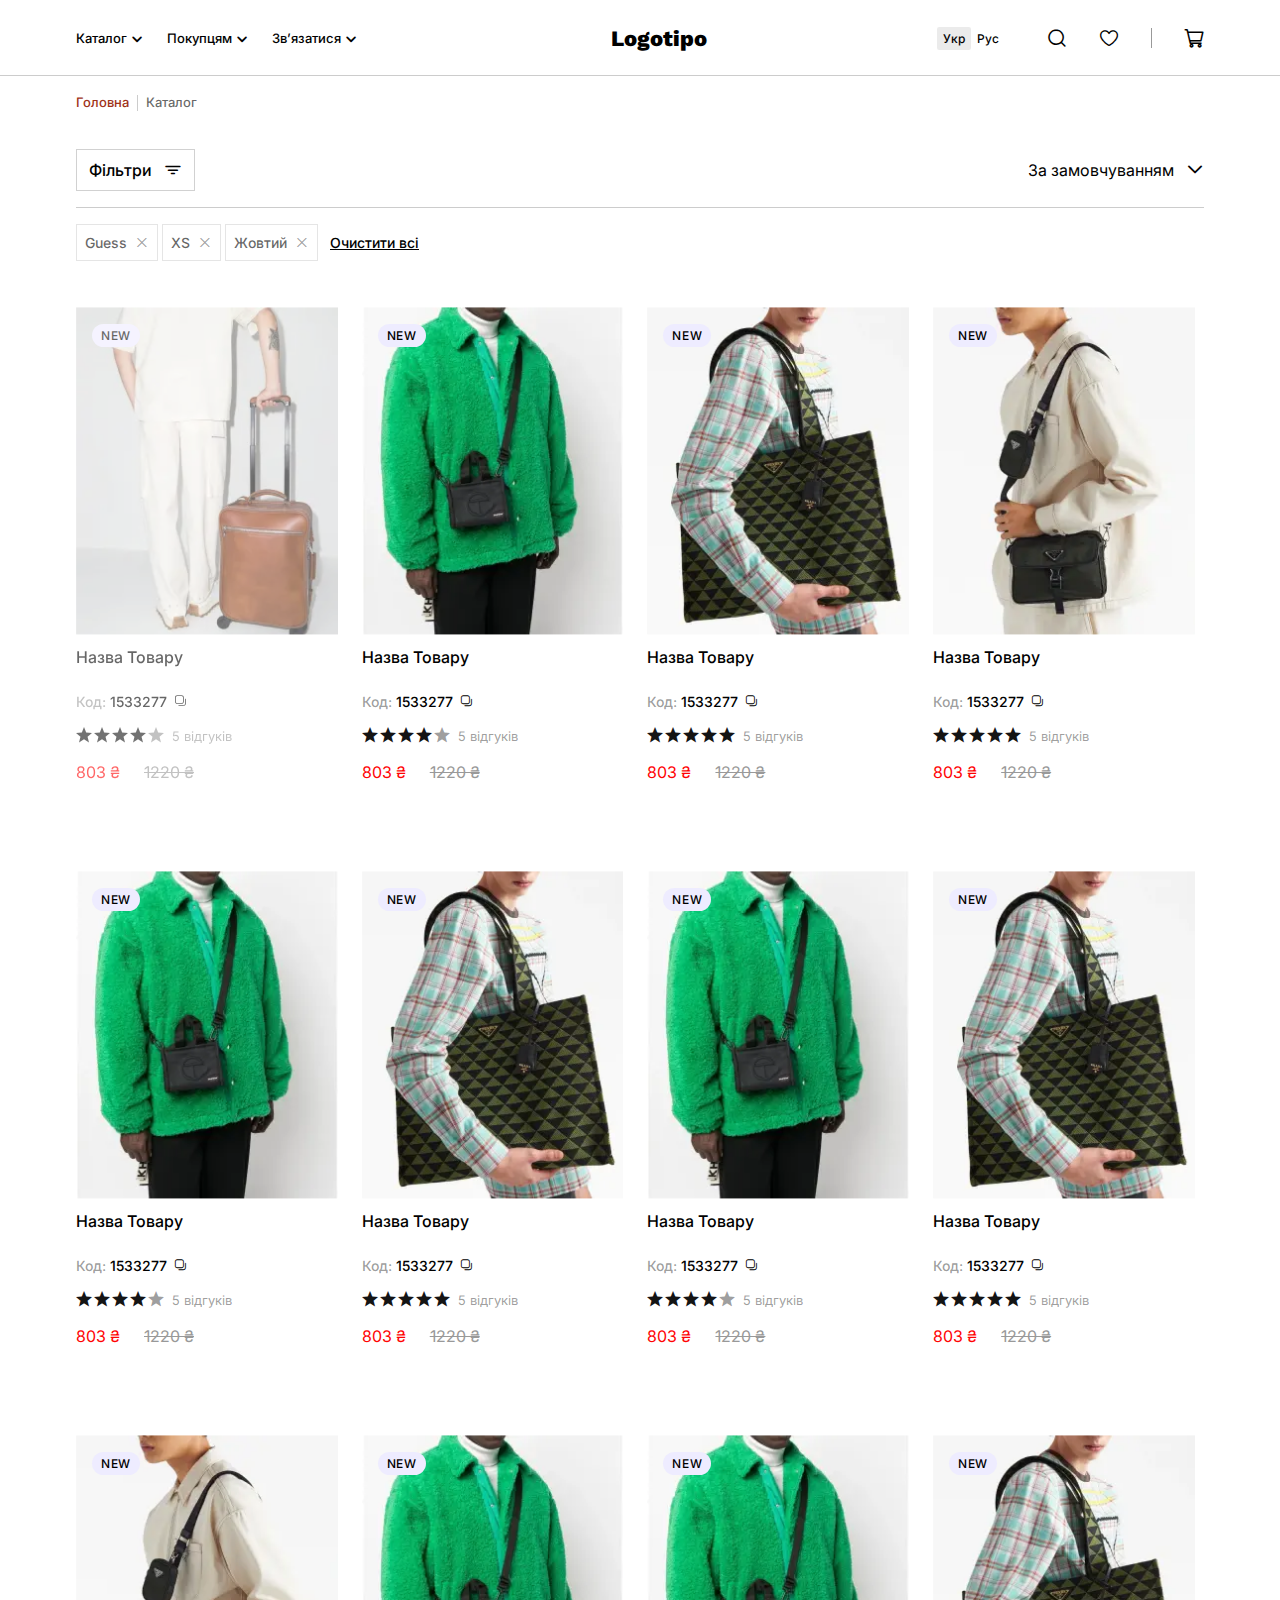
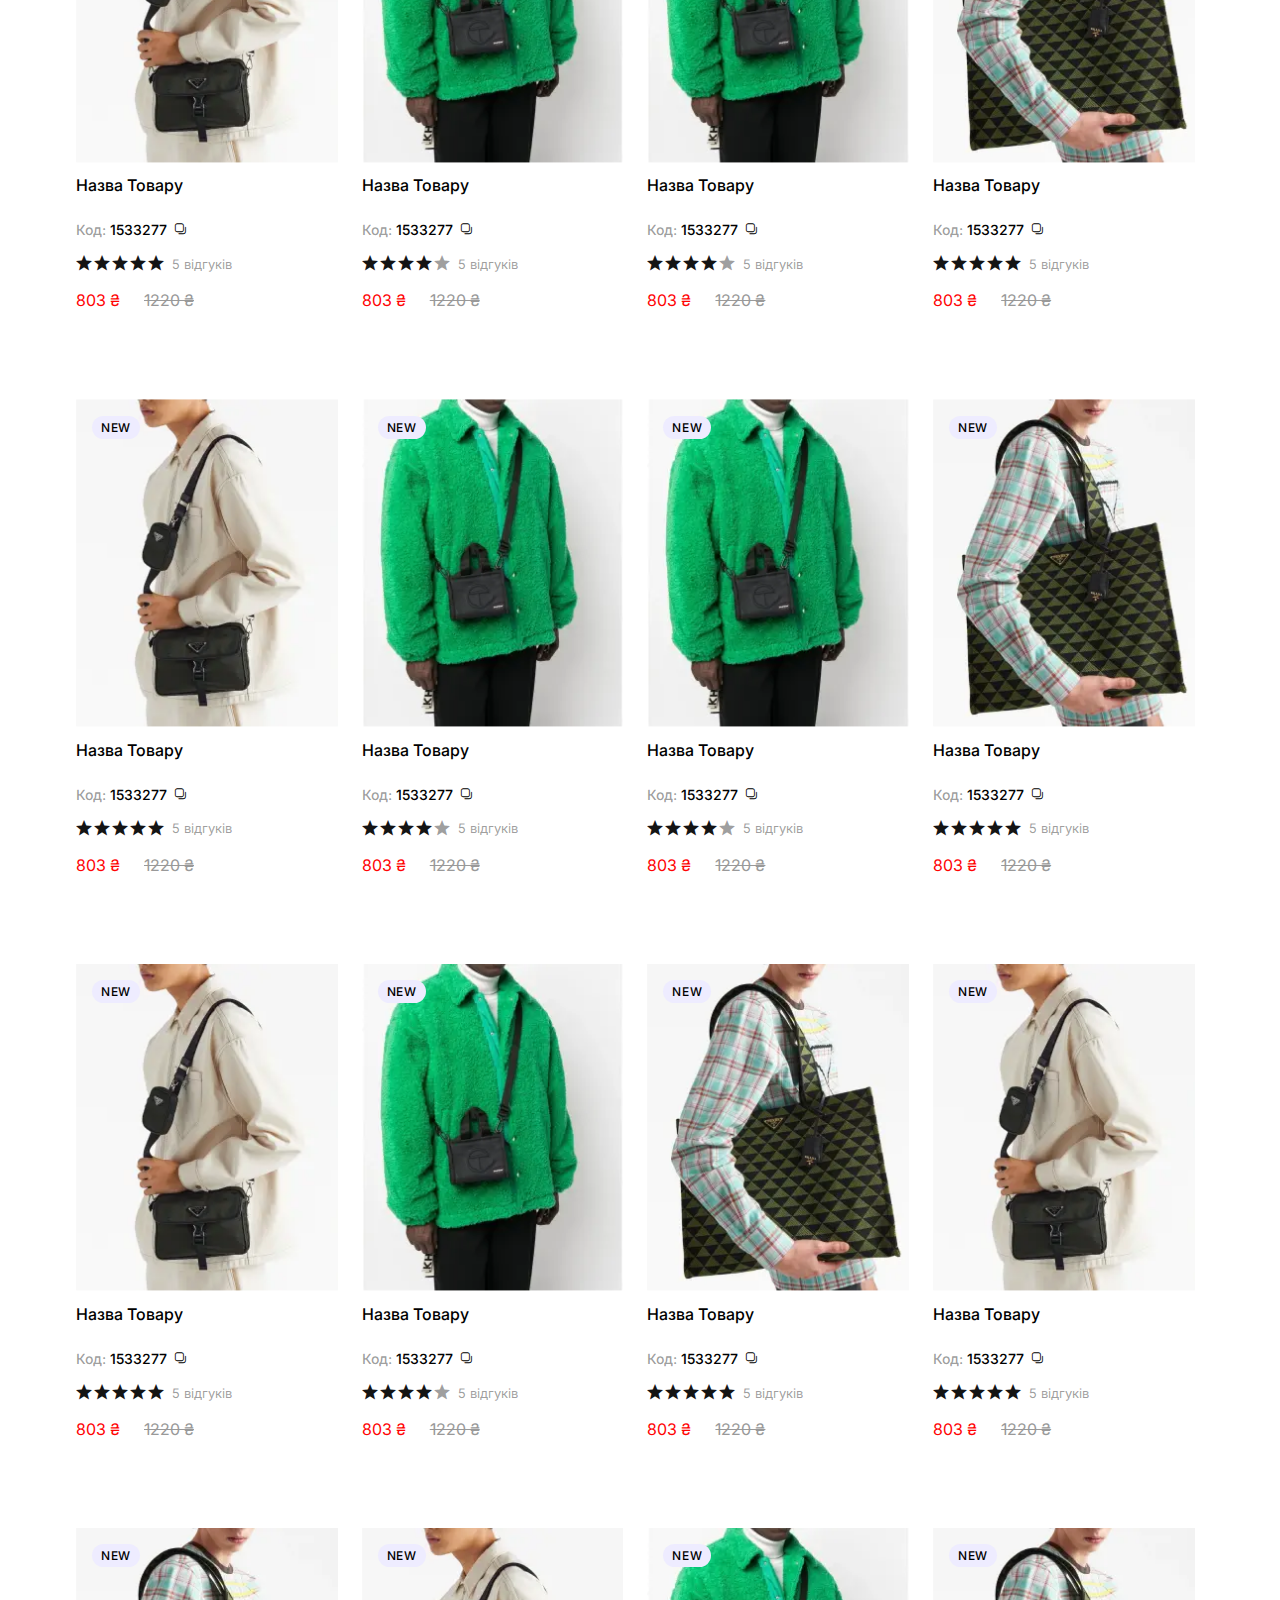
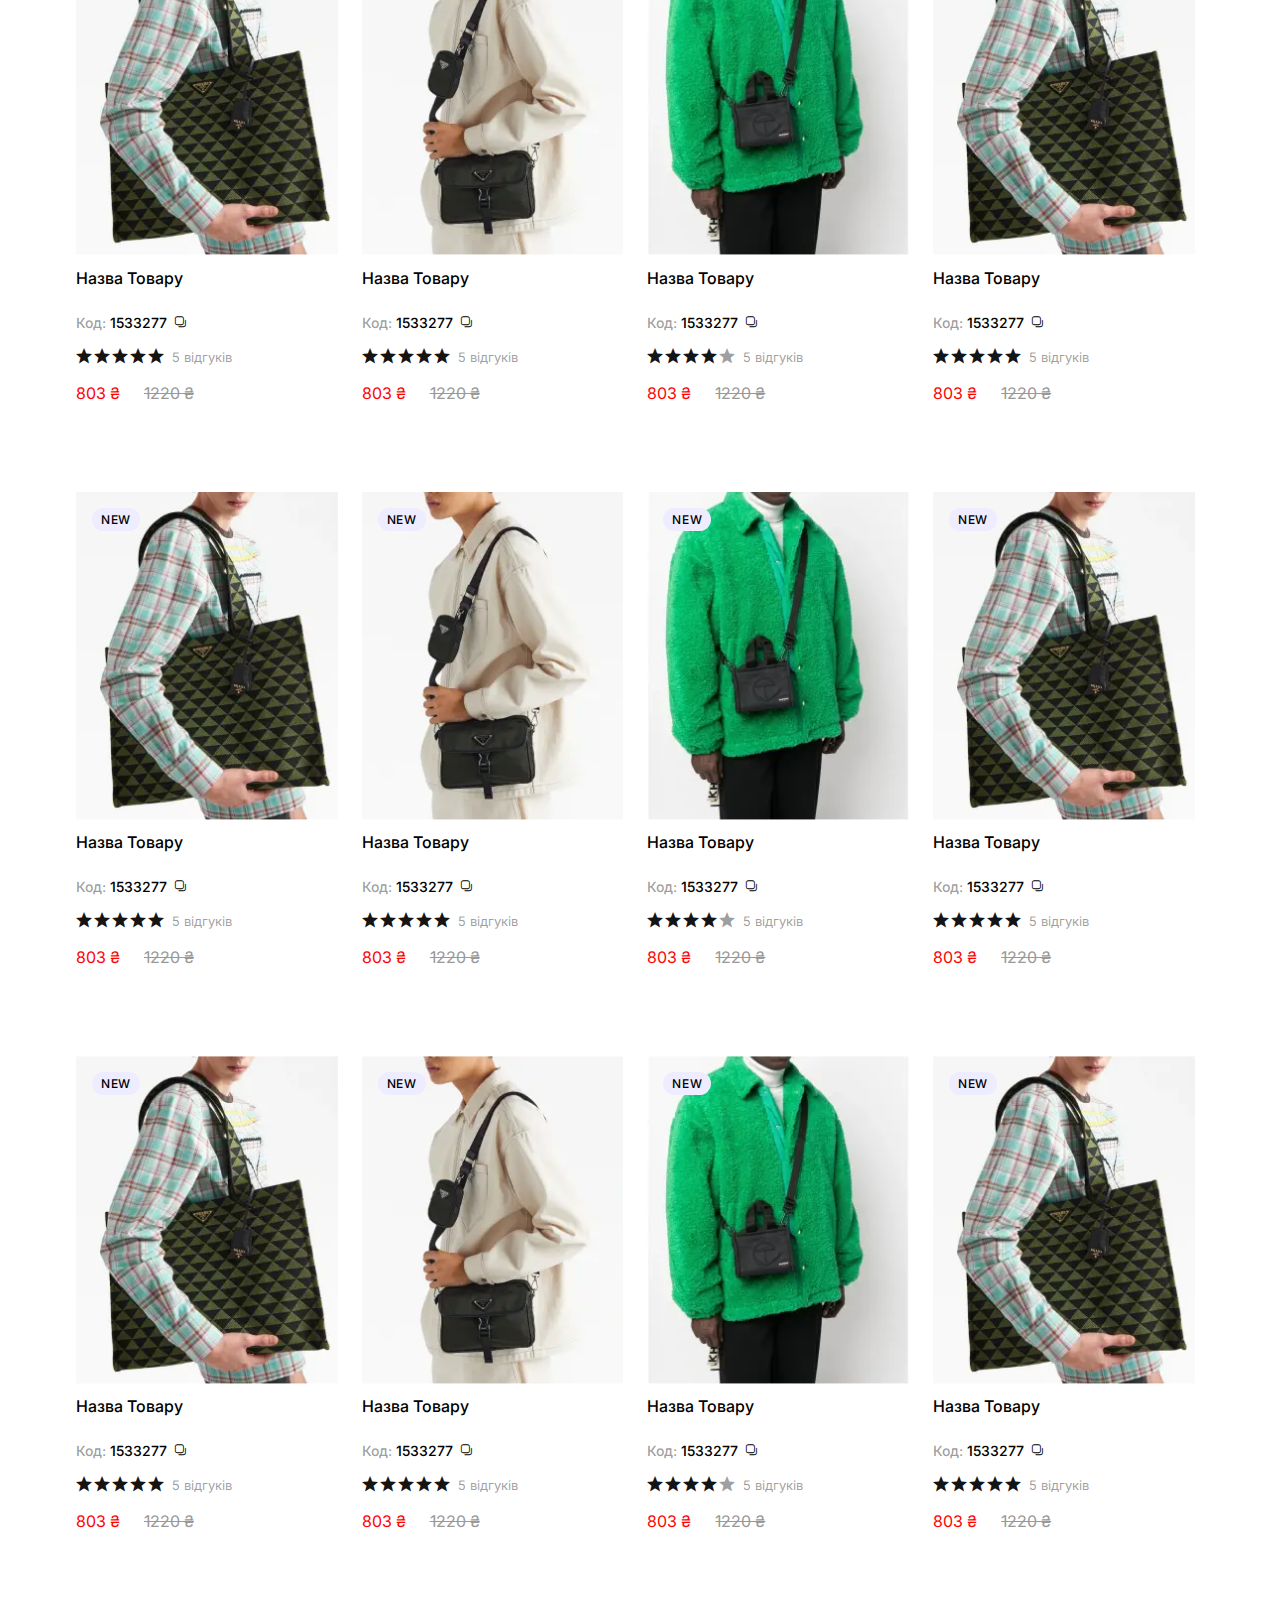
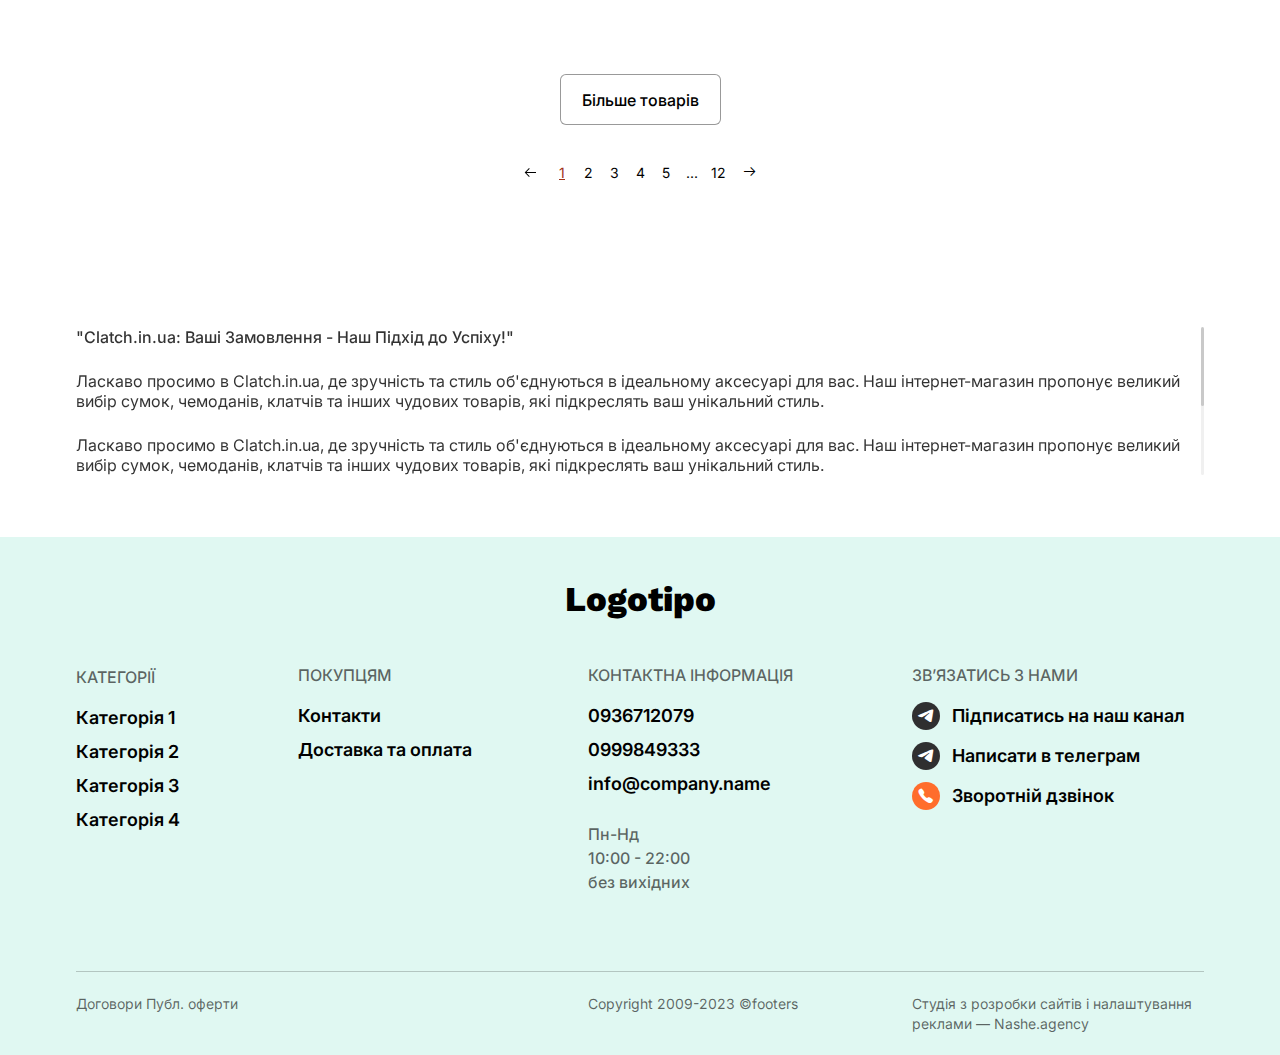
<file: catalog.html>
<!DOCTYPE html>
<html lang="uk">

<head>
	<title>Каталог</title>
	<meta charset="UTF-8">
	<meta name="format-detection" content="telephone=no">
	<!-- <style>body{opacity: 0;}</style> -->
	<link rel="stylesheet" href="css/style.min.css?_v=20240528093401">
	<link rel="shortcut icon" href="favicon.ico">
	<!-- <meta name="robots" content="noindex, nofollow"> -->
	<meta name="viewport" content="width=device-width, initial-scale=1, maximum-scale=1, minimum-scale=1, user-scalable=no">
</head>

<body>
	<div class="wrapper">
		<header data-scroll="100" data-scroll-show class="header">
			<div class="header__container">
				<div class="header__wrapper">
					<div class="header__mob">
						<button type="button" class="header__button icon-menu">
							<div class="header__button--icon"><span></span></div>
						</button>
					</div>
					<div data-da=".header,991.98,0" class="header__inner">
						<nav class="header__menu menu">
							<ul class="menu__list">
								<li data-hover data-spollers="991.98,max" data-one-spoller class="menu__item menu__item--hover">
									<details class="menu-spollers__body">
										<summary data-button class="menu__link menu__link--hover _icon-arrow-down_1">Каталог</summary>
										<div data-list class="menu__spollers menu-spollers menu-spollers--mob">
											<div class="menu-spollers__inner menu-spollers__inner--mob">
												<div data-spollers="991.98,max" class="menu-spollers__wrapper menu-spollers__wrapper--mob baron">
													<div class="menu-spollers__scroller baron__scroller">
														<details class="menu-spollers__details">
															<summary class="menu-spollers__title"><a href="">Назва категорії</a></summary>
															<ul class="menu-spollers__list">
																<li class="menu-spollers__item">
																	<a href="" class="menu-spollers__link">Категорія 1</a>
																</li>
																<li class="menu-spollers__item">
																	<a href="" class="menu-spollers__link">Категорія 2</a>
																</li>
																<li class="menu-spollers__item">
																	<a href="" class="menu-spollers__link">Категорія 3</a>
																</li>
																<li class="menu-spollers__item">
																	<a href="" class="menu-spollers__link">Категорія 4</a>
																</li>
																<li class="menu-spollers__item">
																	<a href="" class="menu-spollers__link">Категорія 5</a>
																</li>
															</ul>
														</details>
														<details class="menu-spollers__details">
															<summary class="menu-spollers__title"><a href="">Назва категорії</a></summary>
															<ul class="menu-spollers__list">
																<li class="menu-spollers__item">
																	<a href="" class="menu-spollers__link">Категорія 1</a>
																</li>
																<li class="menu-spollers__item">
																	<a href="" class="menu-spollers__link">Категорія 2</a>
																</li>
																<li class="menu-spollers__item">
																	<a href="" class="menu-spollers__link">Категорія 3</a>
																</li>
																<li class="menu-spollers__item">
																	<a href="" class="menu-spollers__link">Категорія 4</a>
																</li>
																<li class="menu-spollers__item">
																	<a href="" class="menu-spollers__link">Категорія 5</a>
																</li>
															</ul>
														</details>
													</div>
													<div class="baron__track">
														<div class="baron__bar"></div>
													</div>
												</div>
												<div class="menu-spollers__wrap">
													<a href="" class="menu-spollers__image--link">
														<div class="menu-spollers__image ibg lazy_image">
															<img data-src="img/main/menu-photo_01.webp" alt="">
														</div>
														<div class="menu-spollers__image--title">
															<p>Бестселлери</p>
														</div>
													</a>
													<a href="" class="menu-spollers__image--link">
														<div class="menu-spollers__image ibg lazy_image">
															<img data-src="img/main/menu-photo_02.webp" alt="">
														</div>
														<div class="menu-spollers__image--title">
															<p>Новинки</p>
														</div>
													</a>
												</div>
											</div>
										</div>
									</details>
								</li>
								<li data-hover class="menu__item menu__item--hover">
									<div class="menu-spollers__body">
										<div data-button class="menu__link menu__link--hover menu__link--mob _icon-arrow-down_1">Покупцям</div>
										<div data-list class="menu__spollers menu-spollers">
											<div class="menu-spollers__inner">
												<div class="menu-spollers__wrapper">
													<div class="menu-spollers__details">
														<div class="menu-spollers__title menu-spollers__title--mob">Покупцям</div>
														<ul class="menu-spollers__list">
															<li class="menu-spollers__item">
																<a href="" class="menu-spollers__link">Контакти</a>
															</li>
															<li class="menu-spollers__item">
																<a href="" class="menu-spollers__link">Доставка та оплата</a>
															</li>
														</ul>
													</div>
												</div>
											</div>
										</div>
									</div>
								</li>
								<li data-hover data-da=".menu__bottom,991.98,1" class="menu__item menu__item--hover">
									<div class="menu-spollers__body">
										<div data-button class="menu__link menu__link--hover menu__link--mob _icon-arrow-down_1">Звʼязатися</div>
										<div data-list class="menu__spollers menu-spollers">
											<div class="menu-spollers__inner">
												<div class="menu-spollers__wrapper">
													<div class="menu-spollers__details">
														<div class="menu-spollers__title menu-spollers__title--mob">Звʼязатись</div>
														<ul class="menu-spollers__list menu-spollers__list--mob">
															<li class="menu-spollers__item menu-spollers__item--mob">
																<a href="" class="menu-spollers__link menu-spollers__link--icon _icon-telegram">Підписатись на наш канал</a>
															</li>
															<li class="menu-spollers__item menu-spollers__item--mob">
																<a href="" class="menu-spollers__link menu-spollers__link--icon _icon-telegram">Написати в телеграм</a>
															</li>
															<li class="menu-spollers__item menu-spollers__item--mob">
																<a href="" class="menu-spollers__link menu-spollers__link--icon _icon-phone">Зворотній дзвінок</a>
															</li>
														</ul>
													</div>
												</div>
											</div>
										</div>
									</div>
								</li>
							</ul>
							<ul class="menu__bottom"></ul>
						</nav>
					</div>
					<a href="" class="header__logo">Logotipo</a>
					<div class="header__block">
						<div data-da=".menu__bottom,991.98,0" class="header__language language">
							<div class="language__item">
								<div class="language__link _active">Укр</div>
							</div>
							<div class="language__item">
								<div class="language__link">Рус</div>
							</div>
						</div>
						<div class="header__actions">
							<button type="button" class="header__icon button-search _icon-search"></button>
							<a href="" data-da=".header__mob,991.98,1" class="header__icon _icon-favorite"></a>
							<button type="button" class="header__icon _icon-cart"></button>
						</div>
					</div>
				</div>
			</div>
		</header>
		<main>
			<section class="breadcrumb">
				<div class="breadcrumb__container">
					<div class="breadcrumb__wrapper">
						<ul class="breadcrumb__list">
							<li class="breadcrumb__item"><a href="" class="breadcrumb__link">Головна</a></li>
							<li class="breadcrumb__item"><span class="breadcrumb__active">Каталог</span></li>
						</ul>
					</div>
				</div>
			</section>
			<section class="catalog">
				<div class="catalog__container">
					<div data-scroll="120" data-scroll-show class="catalog__head">
						<button type="submit" class="catalog__button filters-button _icon-filter">Фільтри</button>
						<div data-dropdown class="catalog__sort sort">
							<div class="sort__button-body">
								<button type="button" data-dropdown-button class="sort__button _icon-arrow-down_2" data-value="asc">За замовчуванням</button>
							</div>
							<ul data-dropdown-list class="sort__list">
								<li data-dropdown-item class="sort__item" data-value="asc">
									<input id="sort-1" type="radio" value="asc" name="sort" class="sort__input">
									<label for="sort-1" class="sort__label">За замовчуванням</label>
								</li>
								<li data-dropdown-item class="sort__item" data-value="asc">
									<input id="sort-2" type="radio" value="asc" name="sort" class="sort__input">
									<label for="sort-2" class="sort__label">За популярністю</label>
								</li>
								<li data-dropdown-item class="sort__item" data-value="desc">
									<input id="sort-3" type="radio" value="desc" name="sort" class="sort__input">
									<label for="sort-3" class="sort__label">Спочатку дешевше</label>
								</li>
								<li data-dropdown-item class="sort__item" data-value="desc">
									<input id="sort-4" type="radio" value="desc" name="sort" class="sort__input">
									<label for="sort-4" class="sort__label">Спочатку дорожче</label>
								</li>
								<li data-dropdown-item class="sort__item" data-value="desc">
									<input id="sort-5" type="radio" value="desc" name="sort" class="sort__input">
									<label for="sort-5" class="sort__label">Нові</label>
								</li>
							</ul>
						</div>
					</div>
					<div class="catalog__set">
						<button type="button" class="catalog__item _icon-close">Guess</button>
						<button type="button" class="catalog__item _icon-close">XS</button>
						<button type="button" class="catalog__item _icon-close">Жовтий</button>
						<button type="submit" class="catalog__del--all">Очистити всі</button>
					</div>
					<div class="catalog__filter filters">
						<div class="filters__wrapper">
							<div class="filters__top">
								<div class="filters__title--top">Фільтри</div>
								<button type="button" class="filters__button filters-button _icon-close"></button>
							</div>
							<div class="filters__main">
								<div data-spollers class="filters__spollers">
									<details data-open class="filters__details">
										<summary class="filters__title _icon-arrow-down_2"><span>Категорія</span></summary>
										<div class="filters__body">
											<div data-showmore="items" class="filters__showmore">
												<div data-showmore-content="4" class="filters__showmore--content">
													<div class="filters__data">
														<input class="filters__checkbox" type="checkbox" id="filter-1" name="filter_1">
														<label class="filters__label" for="filter-1">
															<div class="filters__label--text">Категорія 1</div>
														</label>
													</div>
													<div class="filters__data">
														<input class="filters__checkbox" type="checkbox" id="filter-2" name="filter_1">
														<label class="filters__label" for="filter-2">
															<div class="filters__label--text">Категорія 2</div>
														</label>
													</div>
													<div class="filters__data">
														<input class="filters__checkbox" type="checkbox" id="filter-3" name="filter_1">
														<label class="filters__label" for="filter-3">
															<div class="filters__label--text">Категорія 3</div>
														</label>
													</div>
													<div class="filters__data">
														<input class="filters__checkbox" type="checkbox" id="filter-4" name="filter_1">
														<label class="filters__label" for="filter-4">
															<div class="filters__label--text">Категорія 4</div>
														</label>
													</div>
													<div class="filters__data">
														<input class="filters__checkbox" type="checkbox" id="filter-5" name="filter_1">
														<label class="filters__label" for="filter-5">
															<div class="filters__label--text">Категорія 1</div>
														</label>
													</div>
													<div class="filters__data">
														<input class="filters__checkbox" type="checkbox" id="filter-6" name="filter_1">
														<label class="filters__label" for="filter-6">
															<div class="filters__label--text">Категорія 2</div>
														</label>
													</div>
													<div class="filters__data">
														<input class="filters__checkbox" type="checkbox" id="filter-7" name="filter_1">
														<label class="filters__label" for="filter-7">
															<div class="filters__label--text">Категорія 3</div>
														</label>
													</div>
													<div class="filters__data">
														<input class="filters__checkbox" type="checkbox" id="filter-8" name="filter_1">
														<label class="filters__label" for="filter-8">
															<div class="filters__label--text">Категорія 4</div>
														</label>
													</div>
													<div class="filters__data">
														<input class="filters__checkbox" type="checkbox" id="filter-9" name="filter_1">
														<label class="filters__label" for="filter-9">
															<div class="filters__label--text">Категорія 1</div>
														</label>
													</div>
													<div class="filters__data">
														<input class="filters__checkbox" type="checkbox" id="filter-10" name="filter_1">
														<label class="filters__label" for="filter-10">
															<div class="filters__label--text">Категорія 2</div>
														</label>
													</div>
													<div class="filters__data">
														<input class="filters__checkbox" type="checkbox" id="filter-11" name="filter_1">
														<label class="filters__label" for="filter-11">
															<div class="filters__label--text">Категорія 3</div>
														</label>
													</div>
													<div class="filters__data">
														<input class="filters__checkbox" type="checkbox" id="filter-12" name="filter_1">
														<label class="filters__label" for="filter-12">
															<div class="filters__label--text">Категорія 4</div>
														</label>
													</div>
												</div>
												<button data-showmore-button type="button" class="filters__button--more">
													<div class="filters__more _icon-arrow">
														<span>Показати більше</span>
														<span>Сховати</span>
													</div>
												</button>
											</div>
										</div>
									</details>
									<details data-open class="filters__details">
										<summary class="filters__title _icon-arrow-down_2"><span>Розмір</span></summary>
										<div class="filters__body">
											<div class="filters__row">
												<div class="filters__item">
													<input class="filters__checkbox" type="checkbox" id="filter_2-1" name="filter_2">
													<label for="filter_2-1" class="filters__label--block">XXS</label>
												</div>
												<div class="filters__item">
													<input class="filters__checkbox" type="checkbox" id="filter_2-2" name="filter_2">
													<label for="filter_2-2" class="filters__label--block">XS</label>
												</div>
												<div class="filters__item">
													<input class="filters__checkbox" type="checkbox" id="filter_2-3" name="filter_2">
													<label for="filter_2-3" class="filters__label--block">S</label>
												</div>
												<div class="filters__item">
													<input class="filters__checkbox" type="checkbox" id="filter_2-4" name="filter_2">
													<label for="filter_2-4" class="filters__label--block">M</label>
												</div>
												<div class="filters__item">
													<input class="filters__checkbox" type="checkbox" id="filter_2-5" name="filter_2">
													<label for="filter_2-5" class="filters__label--block">L</label>
												</div>
												<div class="filters__item">
													<input class="filters__checkbox" type="checkbox" id="filter_2-6" name="filter_2">
													<label for="filter_2-6" class="filters__label--block">XL</label>
												</div>
											</div>
										</div>
									</details>
									<details data-open class="filters__details">
										<summary class="filters__title _icon-arrow-down_2"><span>Колір</span></summary>
										<div class="filters__body">
											<div data-showmore="items" class="filters__showmore">
												<div data-showmore-content="4" class="filters__showmore--content">
													<div class="filters__data">
														<input class="filters__checkbox" type="checkbox" id="color-1" name="color">
														<label class="filters__label" for="color-1">
															<div class="filters__color--wrap">
																<div style="background: yellow;" class="filters__color"></div>
																<div class="filters__label--text">Жовтий <span>(10)</span></div>
															</div>
														</label>
													</div>
													<div class="filters__data">
														<input class="filters__checkbox" type="checkbox" id="color-2" name="color">
														<label class="filters__label" for="color-2">
															<div class="filters__color--wrap">
																<div style="background: lightblue;" class="filters__color"></div>
																<div class="filters__label--text">Блакитний <span>(14)</span></div>
															</div>
														</label>
													</div>
													<div class="filters__data">
														<input class="filters__checkbox" type="checkbox" id="color-3" name="color">
														<label class="filters__label" for="color-3">
															<div class="filters__color--wrap">
																<div style="background: beige;" class="filters__color"></div>
																<div class="filters__label--text">Бежевий<span>(80)</span></div>
															</div>
														</label>
													</div>
													<div class="filters__data">
														<input class="filters__checkbox" type="checkbox" id="color-4" name="color">
														<label class="filters__label" for="color-4">
															<div class="filters__color--wrap">
																<div style="background: white;" class="filters__color"></div>
																<div class="filters__label--text">Білий <span>(10)</span></div>
															</div>
														</label>
													</div>
													<div class="filters__data">
														<input class="filters__checkbox" type="checkbox" id="color-5" name="color">
														<label class="filters__label" for="color-5">
															<div class="filters__color--wrap">
																<div style="background: gray;" class="filters__color"></div>
																<div class="filters__label--text">Сірий <span>(25)</span></div>
															</div>
														</label>
													</div>
													<div class="filters__data">
														<input class="filters__checkbox" type="checkbox" id="color-6" name="color">
														<label class="filters__label" for="color-6">
															<div class="filters__color--wrap">
																<div style="background: brown;" class="filters__color"></div>
																<div class="filters__label--text">Коричневий <span>(5)</span></div>
															</div>
														</label>
													</div>
													<div class="filters__data">
														<input class="filters__checkbox" type="checkbox" id="color-7" name="color">
														<label class="filters__label" for="color-7">
															<div class="filters__color--wrap">
																<div style="background: yellow;" class="filters__color"></div>
																<div class="filters__label--text">Жовтий <span>(10)</span></div>
															</div>
														</label>
													</div>
													<div class="filters__data">
														<input class="filters__checkbox" type="checkbox" id="color-8" name="color">
														<label class="filters__label" for="color-8">
															<div class="filters__color--wrap">
																<div style="background: lightblue;" class="filters__color"></div>
																<div class="filters__label--text">Блакитний <span>(14)</span></div>
															</div>
														</label>
													</div>
													<div class="filters__data">
														<input class="filters__checkbox" type="checkbox" id="color-9" name="color">
														<label class="filters__label" for="color-9">
															<div class="filters__color--wrap">
																<div style="background: beige;" class="filters__color"></div>
																<div class="filters__label--text">Бежевий<span>(80)</span></div>
															</div>
														</label>
													</div>
													<div class="filters__data">
														<input class="filters__checkbox" type="checkbox" id="color-10" name="color">
														<label class="filters__label" for="color-10">
															<div class="filters__color--wrap">
																<div style="background: white;" class="filters__color"></div>
																<div class="filters__label--text">Білий <span>(10)</span></div>
															</div>
														</label>
													</div>
													<div class="filters__data">
														<input class="filters__checkbox" type="checkbox" id="color-11" name="color">
														<label class="filters__label" for="color-11">
															<div class="filters__color--wrap">
																<div style="background: gray;" class="filters__color"></div>
																<div class="filters__label--text">Сірий <span>(25)</span></div>
															</div>
														</label>
													</div>
													<div class="filters__data">
														<input class="filters__checkbox" type="checkbox" id="color-12" name="color">
														<label class="filters__label" for="color-12">
															<div class="filters__color--wrap">
																<div style="background: brown;" class="filters__color"></div>
																<div class="filters__label--text">Коричневий <span>(5)</span></div>
															</div>
														</label>
													</div>
												</div>
												<button data-showmore-button type="button" class="filters__button--more">
													<div class="filters__more _icon-arrow">
														<span>Показати більше</span>
														<span>Сховати</span>
													</div>
												</button>
											</div>
										</div>
									</details>
								</div>
							</div>
							<div class="filters__bottom">
								<button type="button" class="filters__btn btn btn_wh disabled">Очистити всі</button>
								<button type="button" class="filters__btn btn disabled">Дивитись 45 товарів</button>
							</div>
						</div>
					</div>
					<div class="catalog__wrapper">
						<div class="product__wrap disabled">
							<div class="product__inner">
								<div class="product__label--wrap">
									<div class="product__label">New</div>
								</div>
								<button type="button" class="product__favorite _icon-favorite"></button>
							</div>
							<a href="" class="product__image lazy_image">
								<img data-src="img/products/product_01.webp" alt="">
							</a>
							<div class="product__main">
								<div class="product__row">
									<a href="" class="product__title">Назва Товару</a>
									<div class="product__copy">
										<div class="product__code--wrap">
											<div class="product__code--text">Код: <span class="product__code">1533277</span></div>
										</div>
										<button type="button" class="product__icon _icon-copy"></button>
									</div>
								</div>
								<div class="product__bottom">
									<div class="product__rating rating">
										<div class="rating__block">
											<div class="rating__star _icon-star"></div>
											<div class="rating__star _icon-star"></div>
											<div class="rating__star _icon-star"></div>
											<div class="rating__star _icon-star"></div>
											<div class="rating__star _icon-star hide"></div>
										</div>
										<div class="rating__total">5 відгуків</div>
									</div>
									<div class="product__price--wrap">
										<div class="product__price">803 ₴</div>
										<div class="product__price--old">1220 ₴</div>
									</div>
									<button data-popup="#popup-quick-order" type="button" class="product__buy btn">Швидке замовлення</button>
								</div>
							</div>
						</div>
						<div class="product__wrap">
							<div class="product__inner">
								<div class="product__label--wrap">
									<div class="product__label">New</div>
								</div>
								<button type="button" class="product__favorite _icon-favorite"></button>
							</div>
							<a href="" class="product__image lazy_image">
								<img data-src="img/products/product_02.webp" alt="">
							</a>
							<div class="product__main">
								<div class="product__row">
									<a href="" class="product__title">Назва Товару</a>
									<div class="product__copy">
										<div class="product__code--wrap">
											<div class="product__code--text">Код: <span class="product__code">1533277</span></div>
										</div>
										<button type="button" class="product__icon _icon-copy"></button>
									</div>
								</div>
								<div class="product__bottom">
									<div class="product__rating rating">
										<div class="rating__block">
											<div class="rating__star _icon-star"></div>
											<div class="rating__star _icon-star"></div>
											<div class="rating__star _icon-star"></div>
											<div class="rating__star _icon-star"></div>
											<div class="rating__star _icon-star hide"></div>
										</div>
										<div class="rating__total">5 відгуків</div>
									</div>
									<div class="product__price--wrap">
										<div class="product__price">803 ₴</div>
										<div class="product__price--old">1220 ₴</div>
									</div>
									<button data-popup="#popup-quick-order" type="button" class="product__buy btn">Швидке замовлення</button>
								</div>
							</div>
						</div>
						<div class="product__wrap">
							<div class="product__inner">
								<div class="product__label--wrap">
									<div class="product__label">New</div>
								</div>
								<button type="button" class="product__favorite _icon-favorite"></button>
							</div>
							<a href="" class="product__image lazy_image">
								<img data-src="img/products/product_03.webp" alt="">
							</a>
							<div class="product__main">
								<div class="product__row">
									<a href="" class="product__title">Назва Товару</a>
									<div class="product__copy">
										<div class="product__code--wrap">
											<div class="product__code--text">Код: <span class="product__code">1533277</span></div>
										</div>
										<button type="button" class="product__icon _icon-copy"></button>
									</div>
								</div>
								<div class="product__bottom">
									<div class="product__rating rating">
										<div class="rating__block">
											<div class="rating__star _icon-star"></div>
											<div class="rating__star _icon-star"></div>
											<div class="rating__star _icon-star"></div>
											<div class="rating__star _icon-star"></div>
											<div class="rating__star _icon-star"></div>
										</div>
										<div class="rating__total">5 відгуків</div>
									</div>
									<div class="product__price--wrap">
										<div class="product__price">803 ₴</div>
										<div class="product__price--old">1220 ₴</div>
									</div>
									<button data-popup="#popup-quick-order" type="button" class="product__buy btn">Швидке замовлення</button>
								</div>
							</div>
						</div>
						<div class="product__wrap">
							<div class="product__inner">
								<div class="product__label--wrap">
									<div class="product__label">New</div>
								</div>
								<button type="button" class="product__favorite _icon-favorite"></button>
							</div>
							<a href="" class="product__image lazy_image">
								<img data-src="img/products/product_04.webp" alt="">
							</a>
							<div class="product__main">
								<div class="product__row">
									<a href="" class="product__title">Назва Товару</a>
									<div class="product__copy">
										<div class="product__code--wrap">
											<div class="product__code--text">Код: <span class="product__code">1533277</span></div>
										</div>
										<button type="button" class="product__icon _icon-copy"></button>
									</div>
								</div>
								<div class="product__bottom">
									<div class="product__rating rating">
										<div class="rating__block">
											<div class="rating__star _icon-star"></div>
											<div class="rating__star _icon-star"></div>
											<div class="rating__star _icon-star"></div>
											<div class="rating__star _icon-star"></div>
											<div class="rating__star _icon-star"></div>
										</div>
										<div class="rating__total">5 відгуків</div>
									</div>
									<div class="product__price--wrap">
										<div class="product__price">803 ₴</div>
										<div class="product__price--old">1220 ₴</div>
									</div>
									<button data-popup="#popup-quick-order" type="button" class="product__buy btn">Швидке замовлення</button>
								</div>
							</div>
						</div>
						<div class="product__wrap">
							<div class="product__inner">
								<div class="product__label--wrap">
									<div class="product__label">New</div>
								</div>
								<button type="button" class="product__favorite _icon-favorite"></button>
							</div>
							<a href="" class="product__image lazy_image">
								<img data-src="img/products/product_02.webp" alt="">
							</a>
							<div class="product__main">
								<div class="product__row">
									<a href="" class="product__title">Назва Товару</a>
									<div class="product__copy">
										<div class="product__code--wrap">
											<div class="product__code--text">Код: <span class="product__code">1533277</span></div>
										</div>
										<button type="button" class="product__icon _icon-copy"></button>
									</div>
								</div>
								<div class="product__bottom">
									<div class="product__rating rating">
										<div class="rating__block">
											<div class="rating__star _icon-star"></div>
											<div class="rating__star _icon-star"></div>
											<div class="rating__star _icon-star"></div>
											<div class="rating__star _icon-star"></div>
											<div class="rating__star _icon-star hide"></div>
										</div>
										<div class="rating__total">5 відгуків</div>
									</div>
									<div class="product__price--wrap">
										<div class="product__price">803 ₴</div>
										<div class="product__price--old">1220 ₴</div>
									</div>
									<button data-popup="#popup-quick-order" type="button" class="product__buy btn">Швидке замовлення</button>
								</div>
							</div>
						</div>
						<div class="product__wrap">
							<div class="product__inner">
								<div class="product__label--wrap">
									<div class="product__label">New</div>
								</div>
								<button type="button" class="product__favorite _icon-favorite"></button>
							</div>
							<a href="" class="product__image lazy_image">
								<img data-src="img/products/product_03.webp" alt="">
							</a>
							<div class="product__main">
								<div class="product__row">
									<a href="" class="product__title">Назва Товару</a>
									<div class="product__copy">
										<div class="product__code--wrap">
											<div class="product__code--text">Код: <span class="product__code">1533277</span></div>
										</div>
										<button type="button" class="product__icon _icon-copy"></button>
									</div>
								</div>
								<div class="product__bottom">
									<div class="product__rating rating">
										<div class="rating__block">
											<div class="rating__star _icon-star"></div>
											<div class="rating__star _icon-star"></div>
											<div class="rating__star _icon-star"></div>
											<div class="rating__star _icon-star"></div>
											<div class="rating__star _icon-star"></div>
										</div>
										<div class="rating__total">5 відгуків</div>
									</div>
									<div class="product__price--wrap">
										<div class="product__price">803 ₴</div>
										<div class="product__price--old">1220 ₴</div>
									</div>
									<button data-popup="#popup-quick-order" type="button" class="product__buy btn">Швидке замовлення</button>
								</div>
							</div>
						</div>
						<div class="product__wrap">
							<div class="product__inner">
								<div class="product__label--wrap">
									<div class="product__label">New</div>
								</div>
								<button type="button" class="product__favorite _icon-favorite"></button>
							</div>
							<a href="" class="product__image lazy_image">
								<img data-src="img/products/product_02.webp" alt="">
							</a>
							<div class="product__main">
								<div class="product__row">
									<a href="" class="product__title">Назва Товару</a>
									<div class="product__copy">
										<div class="product__code--wrap">
											<div class="product__code--text">Код: <span class="product__code">1533277</span></div>
										</div>
										<button type="button" class="product__icon _icon-copy"></button>
									</div>
								</div>
								<div class="product__bottom">
									<div class="product__rating rating">
										<div class="rating__block">
											<div class="rating__star _icon-star"></div>
											<div class="rating__star _icon-star"></div>
											<div class="rating__star _icon-star"></div>
											<div class="rating__star _icon-star"></div>
											<div class="rating__star _icon-star hide"></div>
										</div>
										<div class="rating__total">5 відгуків</div>
									</div>
									<div class="product__price--wrap">
										<div class="product__price">803 ₴</div>
										<div class="product__price--old">1220 ₴</div>
									</div>
									<button data-popup="#popup-quick-order" type="button" class="product__buy btn">Швидке замовлення</button>
								</div>
							</div>
						</div>
						<div class="product__wrap">
							<div class="product__inner">
								<div class="product__label--wrap">
									<div class="product__label">New</div>
								</div>
								<button type="button" class="product__favorite _icon-favorite"></button>
							</div>
							<a href="" class="product__image lazy_image">
								<img data-src="img/products/product_03.webp" alt="">
							</a>
							<div class="product__main">
								<div class="product__row">
									<a href="" class="product__title">Назва Товару</a>
									<div class="product__copy">
										<div class="product__code--wrap">
											<div class="product__code--text">Код: <span class="product__code">1533277</span></div>
										</div>
										<button type="button" class="product__icon _icon-copy"></button>
									</div>
								</div>
								<div class="product__bottom">
									<div class="product__rating rating">
										<div class="rating__block">
											<div class="rating__star _icon-star"></div>
											<div class="rating__star _icon-star"></div>
											<div class="rating__star _icon-star"></div>
											<div class="rating__star _icon-star"></div>
											<div class="rating__star _icon-star"></div>
										</div>
										<div class="rating__total">5 відгуків</div>
									</div>
									<div class="product__price--wrap">
										<div class="product__price">803 ₴</div>
										<div class="product__price--old">1220 ₴</div>
									</div>
									<button data-popup="#popup-quick-order" type="button" class="product__buy btn">Швидке замовлення</button>
								</div>
							</div>
						</div>
						<div class="product__wrap">
							<div class="product__inner">
								<div class="product__label--wrap">
									<div class="product__label">New</div>
								</div>
								<button type="button" class="product__favorite _icon-favorite"></button>
							</div>
							<a href="" class="product__image lazy_image">
								<img data-src="img/products/product_04.webp" alt="">
							</a>
							<div class="product__main">
								<div class="product__row">
									<a href="" class="product__title">Назва Товару</a>
									<div class="product__copy">
										<div class="product__code--wrap">
											<div class="product__code--text">Код: <span class="product__code">1533277</span></div>
										</div>
										<button type="button" class="product__icon _icon-copy"></button>
									</div>
								</div>
								<div class="product__bottom">
									<div class="product__rating rating">
										<div class="rating__block">
											<div class="rating__star _icon-star"></div>
											<div class="rating__star _icon-star"></div>
											<div class="rating__star _icon-star"></div>
											<div class="rating__star _icon-star"></div>
											<div class="rating__star _icon-star"></div>
										</div>
										<div class="rating__total">5 відгуків</div>
									</div>
									<div class="product__price--wrap">
										<div class="product__price">803 ₴</div>
										<div class="product__price--old">1220 ₴</div>
									</div>
									<button data-popup="#popup-quick-order" type="button" class="product__buy btn">Швидке замовлення</button>
								</div>
							</div>
						</div>
						<div class="product__wrap">
							<div class="product__inner">
								<div class="product__label--wrap">
									<div class="product__label">New</div>
								</div>
								<button type="button" class="product__favorite _icon-favorite"></button>
							</div>
							<a href="" class="product__image lazy_image">
								<img data-src="img/products/product_02.webp" alt="">
							</a>
							<div class="product__main">
								<div class="product__row">
									<a href="" class="product__title">Назва Товару</a>
									<div class="product__copy">
										<div class="product__code--wrap">
											<div class="product__code--text">Код: <span class="product__code">1533277</span></div>
										</div>
										<button type="button" class="product__icon _icon-copy"></button>
									</div>
								</div>
								<div class="product__bottom">
									<div class="product__rating rating">
										<div class="rating__block">
											<div class="rating__star _icon-star"></div>
											<div class="rating__star _icon-star"></div>
											<div class="rating__star _icon-star"></div>
											<div class="rating__star _icon-star"></div>
											<div class="rating__star _icon-star hide"></div>
										</div>
										<div class="rating__total">5 відгуків</div>
									</div>
									<div class="product__price--wrap">
										<div class="product__price">803 ₴</div>
										<div class="product__price--old">1220 ₴</div>
									</div>
									<button data-popup="#popup-quick-order" type="button" class="product__buy btn">Швидке замовлення</button>
								</div>
							</div>
						</div>
						<div class="product__wrap">
							<div class="product__inner">
								<div class="product__label--wrap">
									<div class="product__label">New</div>
								</div>
								<button type="button" class="product__favorite _icon-favorite"></button>
							</div>
							<a href="" class="product__image lazy_image">
								<img data-src="img/products/product_02.webp" alt="">
							</a>
							<div class="product__main">
								<div class="product__row">
									<a href="" class="product__title">Назва Товару</a>
									<div class="product__copy">
										<div class="product__code--wrap">
											<div class="product__code--text">Код: <span class="product__code">1533277</span></div>
										</div>
										<button type="button" class="product__icon _icon-copy"></button>
									</div>
								</div>
								<div class="product__bottom">
									<div class="product__rating rating">
										<div class="rating__block">
											<div class="rating__star _icon-star"></div>
											<div class="rating__star _icon-star"></div>
											<div class="rating__star _icon-star"></div>
											<div class="rating__star _icon-star"></div>
											<div class="rating__star _icon-star hide"></div>
										</div>
										<div class="rating__total">5 відгуків</div>
									</div>
									<div class="product__price--wrap">
										<div class="product__price">803 ₴</div>
										<div class="product__price--old">1220 ₴</div>
									</div>
									<button data-popup="#popup-quick-order" type="button" class="product__buy btn">Швидке замовлення</button>
								</div>
							</div>
						</div>
						<div class="product__wrap">
							<div class="product__inner">
								<div class="product__label--wrap">
									<div class="product__label">New</div>
								</div>
								<button type="button" class="product__favorite _icon-favorite"></button>
							</div>
							<a href="" class="product__image lazy_image">
								<img data-src="img/products/product_03.webp" alt="">
							</a>
							<div class="product__main">
								<div class="product__row">
									<a href="" class="product__title">Назва Товару</a>
									<div class="product__copy">
										<div class="product__code--wrap">
											<div class="product__code--text">Код: <span class="product__code">1533277</span></div>
										</div>
										<button type="button" class="product__icon _icon-copy"></button>
									</div>
								</div>
								<div class="product__bottom">
									<div class="product__rating rating">
										<div class="rating__block">
											<div class="rating__star _icon-star"></div>
											<div class="rating__star _icon-star"></div>
											<div class="rating__star _icon-star"></div>
											<div class="rating__star _icon-star"></div>
											<div class="rating__star _icon-star"></div>
										</div>
										<div class="rating__total">5 відгуків</div>
									</div>
									<div class="product__price--wrap">
										<div class="product__price">803 ₴</div>
										<div class="product__price--old">1220 ₴</div>
									</div>
									<button data-popup="#popup-quick-order" type="button" class="product__buy btn">Швидке замовлення</button>
								</div>
							</div>
						</div>
						<div class="product__wrap">
							<div class="product__inner">
								<div class="product__label--wrap">
									<div class="product__label">New</div>
								</div>
								<button type="button" class="product__favorite _icon-favorite"></button>
							</div>
							<a href="" class="product__image lazy_image">
								<img data-src="img/products/product_04.webp" alt="">
							</a>
							<div class="product__main">
								<div class="product__row">
									<a href="" class="product__title">Назва Товару</a>
									<div class="product__copy">
										<div class="product__code--wrap">
											<div class="product__code--text">Код: <span class="product__code">1533277</span></div>
										</div>
										<button type="button" class="product__icon _icon-copy"></button>
									</div>
								</div>
								<div class="product__bottom">
									<div class="product__rating rating">
										<div class="rating__block">
											<div class="rating__star _icon-star"></div>
											<div class="rating__star _icon-star"></div>
											<div class="rating__star _icon-star"></div>
											<div class="rating__star _icon-star"></div>
											<div class="rating__star _icon-star"></div>
										</div>
										<div class="rating__total">5 відгуків</div>
									</div>
									<div class="product__price--wrap">
										<div class="product__price">803 ₴</div>
										<div class="product__price--old">1220 ₴</div>
									</div>
									<button data-popup="#popup-quick-order" type="button" class="product__buy btn">Швидке замовлення</button>
								</div>
							</div>
						</div>
						<div class="product__wrap">
							<div class="product__inner">
								<div class="product__label--wrap">
									<div class="product__label">New</div>
								</div>
								<button type="button" class="product__favorite _icon-favorite"></button>
							</div>
							<a href="" class="product__image lazy_image">
								<img data-src="img/products/product_02.webp" alt="">
							</a>
							<div class="product__main">
								<div class="product__row">
									<a href="" class="product__title">Назва Товару</a>
									<div class="product__copy">
										<div class="product__code--wrap">
											<div class="product__code--text">Код: <span class="product__code">1533277</span></div>
										</div>
										<button type="button" class="product__icon _icon-copy"></button>
									</div>
								</div>
								<div class="product__bottom">
									<div class="product__rating rating">
										<div class="rating__block">
											<div class="rating__star _icon-star"></div>
											<div class="rating__star _icon-star"></div>
											<div class="rating__star _icon-star"></div>
											<div class="rating__star _icon-star"></div>
											<div class="rating__star _icon-star hide"></div>
										</div>
										<div class="rating__total">5 відгуків</div>
									</div>
									<div class="product__price--wrap">
										<div class="product__price">803 ₴</div>
										<div class="product__price--old">1220 ₴</div>
									</div>
									<button data-popup="#popup-quick-order" type="button" class="product__buy btn">Швидке замовлення</button>
								</div>
							</div>
						</div>
						<div class="product__wrap">
							<div class="product__inner">
								<div class="product__label--wrap">
									<div class="product__label">New</div>
								</div>
								<button type="button" class="product__favorite _icon-favorite"></button>
							</div>
							<a href="" class="product__image lazy_image">
								<img data-src="img/products/product_02.webp" alt="">
							</a>
							<div class="product__main">
								<div class="product__row">
									<a href="" class="product__title">Назва Товару</a>
									<div class="product__copy">
										<div class="product__code--wrap">
											<div class="product__code--text">Код: <span class="product__code">1533277</span></div>
										</div>
										<button type="button" class="product__icon _icon-copy"></button>
									</div>
								</div>
								<div class="product__bottom">
									<div class="product__rating rating">
										<div class="rating__block">
											<div class="rating__star _icon-star"></div>
											<div class="rating__star _icon-star"></div>
											<div class="rating__star _icon-star"></div>
											<div class="rating__star _icon-star"></div>
											<div class="rating__star _icon-star hide"></div>
										</div>
										<div class="rating__total">5 відгуків</div>
									</div>
									<div class="product__price--wrap">
										<div class="product__price">803 ₴</div>
										<div class="product__price--old">1220 ₴</div>
									</div>
									<button data-popup="#popup-quick-order" type="button" class="product__buy btn">Швидке замовлення</button>
								</div>
							</div>
						</div>
						<div class="product__wrap">
							<div class="product__inner">
								<div class="product__label--wrap">
									<div class="product__label">New</div>
								</div>
								<button type="button" class="product__favorite _icon-favorite"></button>
							</div>
							<a href="" class="product__image lazy_image">
								<img data-src="img/products/product_03.webp" alt="">
							</a>
							<div class="product__main">
								<div class="product__row">
									<a href="" class="product__title">Назва Товару</a>
									<div class="product__copy">
										<div class="product__code--wrap">
											<div class="product__code--text">Код: <span class="product__code">1533277</span></div>
										</div>
										<button type="button" class="product__icon _icon-copy"></button>
									</div>
								</div>
								<div class="product__bottom">
									<div class="product__rating rating">
										<div class="rating__block">
											<div class="rating__star _icon-star"></div>
											<div class="rating__star _icon-star"></div>
											<div class="rating__star _icon-star"></div>
											<div class="rating__star _icon-star"></div>
											<div class="rating__star _icon-star"></div>
										</div>
										<div class="rating__total">5 відгуків</div>
									</div>
									<div class="product__price--wrap">
										<div class="product__price">803 ₴</div>
										<div class="product__price--old">1220 ₴</div>
									</div>
									<button data-popup="#popup-quick-order" type="button" class="product__buy btn">Швидке замовлення</button>
								</div>
							</div>
						</div>
						<div class="product__wrap">
							<div class="product__inner">
								<div class="product__label--wrap">
									<div class="product__label">New</div>
								</div>
								<button type="button" class="product__favorite _icon-favorite"></button>
							</div>
							<a href="" class="product__image lazy_image">
								<img data-src="img/products/product_04.webp" alt="">
							</a>
							<div class="product__main">
								<div class="product__row">
									<a href="" class="product__title">Назва Товару</a>
									<div class="product__copy">
										<div class="product__code--wrap">
											<div class="product__code--text">Код: <span class="product__code">1533277</span></div>
										</div>
										<button type="button" class="product__icon _icon-copy"></button>
									</div>
								</div>
								<div class="product__bottom">
									<div class="product__rating rating">
										<div class="rating__block">
											<div class="rating__star _icon-star"></div>
											<div class="rating__star _icon-star"></div>
											<div class="rating__star _icon-star"></div>
											<div class="rating__star _icon-star"></div>
											<div class="rating__star _icon-star"></div>
										</div>
										<div class="rating__total">5 відгуків</div>
									</div>
									<div class="product__price--wrap">
										<div class="product__price">803 ₴</div>
										<div class="product__price--old">1220 ₴</div>
									</div>
									<button data-popup="#popup-quick-order" type="button" class="product__buy btn">Швидке замовлення</button>
								</div>
							</div>
						</div>
						<div class="product__wrap">
							<div class="product__inner">
								<div class="product__label--wrap">
									<div class="product__label">New</div>
								</div>
								<button type="button" class="product__favorite _icon-favorite"></button>
							</div>
							<a href="" class="product__image lazy_image">
								<img data-src="img/products/product_02.webp" alt="">
							</a>
							<div class="product__main">
								<div class="product__row">
									<a href="" class="product__title">Назва Товару</a>
									<div class="product__copy">
										<div class="product__code--wrap">
											<div class="product__code--text">Код: <span class="product__code">1533277</span></div>
										</div>
										<button type="button" class="product__icon _icon-copy"></button>
									</div>
								</div>
								<div class="product__bottom">
									<div class="product__rating rating">
										<div class="rating__block">
											<div class="rating__star _icon-star"></div>
											<div class="rating__star _icon-star"></div>
											<div class="rating__star _icon-star"></div>
											<div class="rating__star _icon-star"></div>
											<div class="rating__star _icon-star hide"></div>
										</div>
										<div class="rating__total">5 відгуків</div>
									</div>
									<div class="product__price--wrap">
										<div class="product__price">803 ₴</div>
										<div class="product__price--old">1220 ₴</div>
									</div>
									<button data-popup="#popup-quick-order" type="button" class="product__buy btn">Швидке замовлення</button>
								</div>
							</div>
						</div>
						<div class="product__wrap">
							<div class="product__inner">
								<div class="product__label--wrap">
									<div class="product__label">New</div>
								</div>
								<button type="button" class="product__favorite _icon-favorite"></button>
							</div>
							<a href="" class="product__image lazy_image">
								<img data-src="img/products/product_03.webp" alt="">
							</a>
							<div class="product__main">
								<div class="product__row">
									<a href="" class="product__title">Назва Товару</a>
									<div class="product__copy">
										<div class="product__code--wrap">
											<div class="product__code--text">Код: <span class="product__code">1533277</span></div>
										</div>
										<button type="button" class="product__icon _icon-copy"></button>
									</div>
								</div>
								<div class="product__bottom">
									<div class="product__rating rating">
										<div class="rating__block">
											<div class="rating__star _icon-star"></div>
											<div class="rating__star _icon-star"></div>
											<div class="rating__star _icon-star"></div>
											<div class="rating__star _icon-star"></div>
											<div class="rating__star _icon-star"></div>
										</div>
										<div class="rating__total">5 відгуків</div>
									</div>
									<div class="product__price--wrap">
										<div class="product__price">803 ₴</div>
										<div class="product__price--old">1220 ₴</div>
									</div>
									<button data-popup="#popup-quick-order" type="button" class="product__buy btn">Швидке замовлення</button>
								</div>
							</div>
						</div>
						<div class="product__wrap">
							<div class="product__inner">
								<div class="product__label--wrap">
									<div class="product__label">New</div>
								</div>
								<button type="button" class="product__favorite _icon-favorite"></button>
							</div>
							<a href="" class="product__image lazy_image">
								<img data-src="img/products/product_04.webp" alt="">
							</a>
							<div class="product__main">
								<div class="product__row">
									<a href="" class="product__title">Назва Товару</a>
									<div class="product__copy">
										<div class="product__code--wrap">
											<div class="product__code--text">Код: <span class="product__code">1533277</span></div>
										</div>
										<button type="button" class="product__icon _icon-copy"></button>
									</div>
								</div>
								<div class="product__bottom">
									<div class="product__rating rating">
										<div class="rating__block">
											<div class="rating__star _icon-star"></div>
											<div class="rating__star _icon-star"></div>
											<div class="rating__star _icon-star"></div>
											<div class="rating__star _icon-star"></div>
											<div class="rating__star _icon-star"></div>
										</div>
										<div class="rating__total">5 відгуків</div>
									</div>
									<div class="product__price--wrap">
										<div class="product__price">803 ₴</div>
										<div class="product__price--old">1220 ₴</div>
									</div>
									<button data-popup="#popup-quick-order" type="button" class="product__buy btn">Швидке замовлення</button>
								</div>
							</div>
						</div>
						<div class="product__wrap">
							<div class="product__inner">
								<div class="product__label--wrap">
									<div class="product__label">New</div>
								</div>
								<button type="button" class="product__favorite _icon-favorite"></button>
							</div>
							<a href="" class="product__image lazy_image">
								<img data-src="img/products/product_03.webp" alt="">
							</a>
							<div class="product__main">
								<div class="product__row">
									<a href="" class="product__title">Назва Товару</a>
									<div class="product__copy">
										<div class="product__code--wrap">
											<div class="product__code--text">Код: <span class="product__code">1533277</span></div>
										</div>
										<button type="button" class="product__icon _icon-copy"></button>
									</div>
								</div>
								<div class="product__bottom">
									<div class="product__rating rating">
										<div class="rating__block">
											<div class="rating__star _icon-star"></div>
											<div class="rating__star _icon-star"></div>
											<div class="rating__star _icon-star"></div>
											<div class="rating__star _icon-star"></div>
											<div class="rating__star _icon-star"></div>
										</div>
										<div class="rating__total">5 відгуків</div>
									</div>
									<div class="product__price--wrap">
										<div class="product__price">803 ₴</div>
										<div class="product__price--old">1220 ₴</div>
									</div>
									<button data-popup="#popup-quick-order" type="button" class="product__buy btn">Швидке замовлення</button>
								</div>
							</div>
						</div>
						<div class="product__wrap">
							<div class="product__inner">
								<div class="product__label--wrap">
									<div class="product__label">New</div>
								</div>
								<button type="button" class="product__favorite _icon-favorite"></button>
							</div>
							<a href="" class="product__image lazy_image">
								<img data-src="img/products/product_04.webp" alt="">
							</a>
							<div class="product__main">
								<div class="product__row">
									<a href="" class="product__title">Назва Товару</a>
									<div class="product__copy">
										<div class="product__code--wrap">
											<div class="product__code--text">Код: <span class="product__code">1533277</span></div>
										</div>
										<button type="button" class="product__icon _icon-copy"></button>
									</div>
								</div>
								<div class="product__bottom">
									<div class="product__rating rating">
										<div class="rating__block">
											<div class="rating__star _icon-star"></div>
											<div class="rating__star _icon-star"></div>
											<div class="rating__star _icon-star"></div>
											<div class="rating__star _icon-star"></div>
											<div class="rating__star _icon-star"></div>
										</div>
										<div class="rating__total">5 відгуків</div>
									</div>
									<div class="product__price--wrap">
										<div class="product__price">803 ₴</div>
										<div class="product__price--old">1220 ₴</div>
									</div>
									<button data-popup="#popup-quick-order" type="button" class="product__buy btn">Швидке замовлення</button>
								</div>
							</div>
						</div>
						<div class="product__wrap">
							<div class="product__inner">
								<div class="product__label--wrap">
									<div class="product__label">New</div>
								</div>
								<button type="button" class="product__favorite _icon-favorite"></button>
							</div>
							<a href="" class="product__image lazy_image">
								<img data-src="img/products/product_02.webp" alt="">
							</a>
							<div class="product__main">
								<div class="product__row">
									<a href="" class="product__title">Назва Товару</a>
									<div class="product__copy">
										<div class="product__code--wrap">
											<div class="product__code--text">Код: <span class="product__code">1533277</span></div>
										</div>
										<button type="button" class="product__icon _icon-copy"></button>
									</div>
								</div>
								<div class="product__bottom">
									<div class="product__rating rating">
										<div class="rating__block">
											<div class="rating__star _icon-star"></div>
											<div class="rating__star _icon-star"></div>
											<div class="rating__star _icon-star"></div>
											<div class="rating__star _icon-star"></div>
											<div class="rating__star _icon-star hide"></div>
										</div>
										<div class="rating__total">5 відгуків</div>
									</div>
									<div class="product__price--wrap">
										<div class="product__price">803 ₴</div>
										<div class="product__price--old">1220 ₴</div>
									</div>
									<button data-popup="#popup-quick-order" type="button" class="product__buy btn">Швидке замовлення</button>
								</div>
							</div>
						</div>
						<div class="product__wrap">
							<div class="product__inner">
								<div class="product__label--wrap">
									<div class="product__label">New</div>
								</div>
								<button type="button" class="product__favorite _icon-favorite"></button>
							</div>
							<a href="" class="product__image lazy_image">
								<img data-src="img/products/product_03.webp" alt="">
							</a>
							<div class="product__main">
								<div class="product__row">
									<a href="" class="product__title">Назва Товару</a>
									<div class="product__copy">
										<div class="product__code--wrap">
											<div class="product__code--text">Код: <span class="product__code">1533277</span></div>
										</div>
										<button type="button" class="product__icon _icon-copy"></button>
									</div>
								</div>
								<div class="product__bottom">
									<div class="product__rating rating">
										<div class="rating__block">
											<div class="rating__star _icon-star"></div>
											<div class="rating__star _icon-star"></div>
											<div class="rating__star _icon-star"></div>
											<div class="rating__star _icon-star"></div>
											<div class="rating__star _icon-star"></div>
										</div>
										<div class="rating__total">5 відгуків</div>
									</div>
									<div class="product__price--wrap">
										<div class="product__price">803 ₴</div>
										<div class="product__price--old">1220 ₴</div>
									</div>
									<button data-popup="#popup-quick-order" type="button" class="product__buy btn">Швидке замовлення</button>
								</div>
							</div>
						</div>
						<div class="product__wrap">
							<div class="product__inner">
								<div class="product__label--wrap">
									<div class="product__label">New</div>
								</div>
								<button type="button" class="product__favorite _icon-favorite"></button>
							</div>
							<a href="" class="product__image lazy_image">
								<img data-src="img/products/product_03.webp" alt="">
							</a>
							<div class="product__main">
								<div class="product__row">
									<a href="" class="product__title">Назва Товару</a>
									<div class="product__copy">
										<div class="product__code--wrap">
											<div class="product__code--text">Код: <span class="product__code">1533277</span></div>
										</div>
										<button type="button" class="product__icon _icon-copy"></button>
									</div>
								</div>
								<div class="product__bottom">
									<div class="product__rating rating">
										<div class="rating__block">
											<div class="rating__star _icon-star"></div>
											<div class="rating__star _icon-star"></div>
											<div class="rating__star _icon-star"></div>
											<div class="rating__star _icon-star"></div>
											<div class="rating__star _icon-star"></div>
										</div>
										<div class="rating__total">5 відгуків</div>
									</div>
									<div class="product__price--wrap">
										<div class="product__price">803 ₴</div>
										<div class="product__price--old">1220 ₴</div>
									</div>
									<button data-popup="#popup-quick-order" type="button" class="product__buy btn">Швидке замовлення</button>
								</div>
							</div>
						</div>
						<div class="product__wrap">
							<div class="product__inner">
								<div class="product__label--wrap">
									<div class="product__label">New</div>
								</div>
								<button type="button" class="product__favorite _icon-favorite"></button>
							</div>
							<a href="" class="product__image lazy_image">
								<img data-src="img/products/product_04.webp" alt="">
							</a>
							<div class="product__main">
								<div class="product__row">
									<a href="" class="product__title">Назва Товару</a>
									<div class="product__copy">
										<div class="product__code--wrap">
											<div class="product__code--text">Код: <span class="product__code">1533277</span></div>
										</div>
										<button type="button" class="product__icon _icon-copy"></button>
									</div>
								</div>
								<div class="product__bottom">
									<div class="product__rating rating">
										<div class="rating__block">
											<div class="rating__star _icon-star"></div>
											<div class="rating__star _icon-star"></div>
											<div class="rating__star _icon-star"></div>
											<div class="rating__star _icon-star"></div>
											<div class="rating__star _icon-star"></div>
										</div>
										<div class="rating__total">5 відгуків</div>
									</div>
									<div class="product__price--wrap">
										<div class="product__price">803 ₴</div>
										<div class="product__price--old">1220 ₴</div>
									</div>
									<button data-popup="#popup-quick-order" type="button" class="product__buy btn">Швидке замовлення</button>
								</div>
							</div>
						</div>
						<div class="product__wrap">
							<div class="product__inner">
								<div class="product__label--wrap">
									<div class="product__label">New</div>
								</div>
								<button type="button" class="product__favorite _icon-favorite"></button>
							</div>
							<a href="" class="product__image lazy_image">
								<img data-src="img/products/product_02.webp" alt="">
							</a>
							<div class="product__main">
								<div class="product__row">
									<a href="" class="product__title">Назва Товару</a>
									<div class="product__copy">
										<div class="product__code--wrap">
											<div class="product__code--text">Код: <span class="product__code">1533277</span></div>
										</div>
										<button type="button" class="product__icon _icon-copy"></button>
									</div>
								</div>
								<div class="product__bottom">
									<div class="product__rating rating">
										<div class="rating__block">
											<div class="rating__star _icon-star"></div>
											<div class="rating__star _icon-star"></div>
											<div class="rating__star _icon-star"></div>
											<div class="rating__star _icon-star"></div>
											<div class="rating__star _icon-star hide"></div>
										</div>
										<div class="rating__total">5 відгуків</div>
									</div>
									<div class="product__price--wrap">
										<div class="product__price">803 ₴</div>
										<div class="product__price--old">1220 ₴</div>
									</div>
									<button data-popup="#popup-quick-order" type="button" class="product__buy btn">Швидке замовлення</button>
								</div>
							</div>
						</div>
						<div class="product__wrap">
							<div class="product__inner">
								<div class="product__label--wrap">
									<div class="product__label">New</div>
								</div>
								<button type="button" class="product__favorite _icon-favorite"></button>
							</div>
							<a href="" class="product__image lazy_image">
								<img data-src="img/products/product_03.webp" alt="">
							</a>
							<div class="product__main">
								<div class="product__row">
									<a href="" class="product__title">Назва Товару</a>
									<div class="product__copy">
										<div class="product__code--wrap">
											<div class="product__code--text">Код: <span class="product__code">1533277</span></div>
										</div>
										<button type="button" class="product__icon _icon-copy"></button>
									</div>
								</div>
								<div class="product__bottom">
									<div class="product__rating rating">
										<div class="rating__block">
											<div class="rating__star _icon-star"></div>
											<div class="rating__star _icon-star"></div>
											<div class="rating__star _icon-star"></div>
											<div class="rating__star _icon-star"></div>
											<div class="rating__star _icon-star"></div>
										</div>
										<div class="rating__total">5 відгуків</div>
									</div>
									<div class="product__price--wrap">
										<div class="product__price">803 ₴</div>
										<div class="product__price--old">1220 ₴</div>
									</div>
									<button data-popup="#popup-quick-order" type="button" class="product__buy btn">Швидке замовлення</button>
								</div>
							</div>
						</div>
						<div class="product__wrap">
							<div class="product__inner">
								<div class="product__label--wrap">
									<div class="product__label">New</div>
								</div>
								<button type="button" class="product__favorite _icon-favorite"></button>
							</div>
							<a href="" class="product__image lazy_image">
								<img data-src="img/products/product_03.webp" alt="">
							</a>
							<div class="product__main">
								<div class="product__row">
									<a href="" class="product__title">Назва Товару</a>
									<div class="product__copy">
										<div class="product__code--wrap">
											<div class="product__code--text">Код: <span class="product__code">1533277</span></div>
										</div>
										<button type="button" class="product__icon _icon-copy"></button>
									</div>
								</div>
								<div class="product__bottom">
									<div class="product__rating rating">
										<div class="rating__block">
											<div class="rating__star _icon-star"></div>
											<div class="rating__star _icon-star"></div>
											<div class="rating__star _icon-star"></div>
											<div class="rating__star _icon-star"></div>
											<div class="rating__star _icon-star"></div>
										</div>
										<div class="rating__total">5 відгуків</div>
									</div>
									<div class="product__price--wrap">
										<div class="product__price">803 ₴</div>
										<div class="product__price--old">1220 ₴</div>
									</div>
									<button data-popup="#popup-quick-order" type="button" class="product__buy btn">Швидке замовлення</button>
								</div>
							</div>
						</div>
						<div class="product__wrap">
							<div class="product__inner">
								<div class="product__label--wrap">
									<div class="product__label">New</div>
								</div>
								<button type="button" class="product__favorite _icon-favorite"></button>
							</div>
							<a href="" class="product__image lazy_image">
								<img data-src="img/products/product_04.webp" alt="">
							</a>
							<div class="product__main">
								<div class="product__row">
									<a href="" class="product__title">Назва Товару</a>
									<div class="product__copy">
										<div class="product__code--wrap">
											<div class="product__code--text">Код: <span class="product__code">1533277</span></div>
										</div>
										<button type="button" class="product__icon _icon-copy"></button>
									</div>
								</div>
								<div class="product__bottom">
									<div class="product__rating rating">
										<div class="rating__block">
											<div class="rating__star _icon-star"></div>
											<div class="rating__star _icon-star"></div>
											<div class="rating__star _icon-star"></div>
											<div class="rating__star _icon-star"></div>
											<div class="rating__star _icon-star"></div>
										</div>
										<div class="rating__total">5 відгуків</div>
									</div>
									<div class="product__price--wrap">
										<div class="product__price">803 ₴</div>
										<div class="product__price--old">1220 ₴</div>
									</div>
									<button data-popup="#popup-quick-order" type="button" class="product__buy btn">Швидке замовлення</button>
								</div>
							</div>
						</div>
						<div class="product__wrap">
							<div class="product__inner">
								<div class="product__label--wrap">
									<div class="product__label">New</div>
								</div>
								<button type="button" class="product__favorite _icon-favorite"></button>
							</div>
							<a href="" class="product__image lazy_image">
								<img data-src="img/products/product_02.webp" alt="">
							</a>
							<div class="product__main">
								<div class="product__row">
									<a href="" class="product__title">Назва Товару</a>
									<div class="product__copy">
										<div class="product__code--wrap">
											<div class="product__code--text">Код: <span class="product__code">1533277</span></div>
										</div>
										<button type="button" class="product__icon _icon-copy"></button>
									</div>
								</div>
								<div class="product__bottom">
									<div class="product__rating rating">
										<div class="rating__block">
											<div class="rating__star _icon-star"></div>
											<div class="rating__star _icon-star"></div>
											<div class="rating__star _icon-star"></div>
											<div class="rating__star _icon-star"></div>
											<div class="rating__star _icon-star hide"></div>
										</div>
										<div class="rating__total">5 відгуків</div>
									</div>
									<div class="product__price--wrap">
										<div class="product__price">803 ₴</div>
										<div class="product__price--old">1220 ₴</div>
									</div>
									<button data-popup="#popup-quick-order" type="button" class="product__buy btn">Швидке замовлення</button>
								</div>
							</div>
						</div>
						<div class="product__wrap">
							<div class="product__inner">
								<div class="product__label--wrap">
									<div class="product__label">New</div>
								</div>
								<button type="button" class="product__favorite _icon-favorite"></button>
							</div>
							<a href="" class="product__image lazy_image">
								<img data-src="img/products/product_03.webp" alt="">
							</a>
							<div class="product__main">
								<div class="product__row">
									<a href="" class="product__title">Назва Товару</a>
									<div class="product__copy">
										<div class="product__code--wrap">
											<div class="product__code--text">Код: <span class="product__code">1533277</span></div>
										</div>
										<button type="button" class="product__icon _icon-copy"></button>
									</div>
								</div>
								<div class="product__bottom">
									<div class="product__rating rating">
										<div class="rating__block">
											<div class="rating__star _icon-star"></div>
											<div class="rating__star _icon-star"></div>
											<div class="rating__star _icon-star"></div>
											<div class="rating__star _icon-star"></div>
											<div class="rating__star _icon-star"></div>
										</div>
										<div class="rating__total">5 відгуків</div>
									</div>
									<div class="product__price--wrap">
										<div class="product__price">803 ₴</div>
										<div class="product__price--old">1220 ₴</div>
									</div>
									<button data-popup="#popup-quick-order" type="button" class="product__buy btn">Швидке замовлення</button>
								</div>
							</div>
						</div>
					</div>
					<div class="catalog__nav">
						<button type="button" class="catalog__more btn btn_wh">Більше товарів</button>
						<ul class="catalog__pagination pagination">
							<a href="" class="pagination__button pagination__button--prev _icon-arrow-btn"></a>
							<li class="pagination__list">
								<a href="" class="pagination__link pagination__link--active">1</a>
							</li>
							<li class="pagination__list">
								<a href="" class="pagination__link">2</a>
							</li>
							<li class="pagination__list">
								<a href="" class="pagination__link">3</a>
							</li>
							<li class="pagination__list">
								<a href="" class="pagination__link">4</a>
							</li>
							<li class="pagination__list">
								<a href="" class="pagination__link">5</a>
							</li>
							<li class="pagination__list">
								<div class="pagination__link">...</div>
							</li>
							<li class="pagination__list">
								<a href="" class="pagination__link">12</a>
							</li>
							<a href="" class="pagination__button pagination__button--next _icon-arrow-btn"></a>
						</ul>
					</div>
				</div>
			</section>
			<section class="content">
				<div class="content__container">
					<div class="content__wrapper baron">
						<div class="content__body baron__scroller">
							<p><strong>"Clatch.in.ua: Ваші Замовлення - Наш Підхід до Успіху!"</strong></p>
							<p>Ласкаво просимо в Clatch.in.ua, де зручність та стиль об'єднуються в ідеальному аксесуарі для вас. Наш інтернет-магазин пропонує великий вибір сумок, чемоданів, клатчів та інших чудових товарів, які підкреслять ваш унікальний стиль.</p>
							<p>Ласкаво просимо в Clatch.in.ua, де зручність та стиль об'єднуються в ідеальному аксесуарі для вас. Наш інтернет-магазин пропонує великий вибір сумок, чемоданів, клатчів та інших чудових товарів, які підкреслять ваш унікальний стиль.</p>
							<p>Ласкаво просимо в Clatch.in.ua, де зручність та стиль об'єднуються в ідеальному аксесуарі для вас. Наш інтернет-магазин пропонує великий вибір сумок, чемоданів, клатчів та інших чудових товарів, які підкреслять ваш унікальний стиль.</p>
							<p>Ласкаво просимо в Clatch.in.ua, де зручність та стиль об'єднуються в ідеальному аксесуарі для вас. Наш інтернет-магазин пропонує великий вибір сумок, чемоданів, клатчів та інших чудових товарів, які підкреслять ваш унікальний стиль.</p>
						</div>
						<div class="baron__track">
							<div class="baron__bar"></div>
						</div>
					</div>
				</div>
			</section>
		</main>
		<footer class="footer">
			<div class="footer__container">
				<div class="footer__main">
					<div class="footer__top">
						<a href="" class="footer__logo">Logotipo</a>
					</div>
					<nav class="footer__nav">
						<div class="footer__list">
							<div class="footer__column">
								<a href="" class="footer__title footer__title--mod">категорії</a>
								<ul class="footer__menu">
									<li class="footer__item">
										<a href="" class="footer__link">Категорія 1</a>
									</li>
									<li class="footer__item">
										<a href="" class="footer__link">Категорія 2</a>
									</li>
									<li class="footer__item">
										<a href="" class="footer__link">Категорія 3</a>
									</li>
									<li class="footer__item">
										<a href="" class="footer__link">Категорія 4</a>
									</li>
								</ul>
							</div>
							<div class="footer__column">
								<div class="footer__title">покупцям</div>
								<ul class="footer__menu">
									<li class="footer__item">
										<a href="" class="footer__link">Контакти</a>
									</li>
									<li class="footer__item">
										<a href="" class="footer__link">Доставка та оплата</a>
									</li>
								</ul>
							</div>
						</div>
						<div class="footer__list footer__list--last">
							<div class="footer__column">
								<div class="footer__title">контактна інформація</div>
								<div class="footer__mob">
									<ul class="footer__menu">
										<li class="footer__item">
											<a href="tel:+380936712079" class="footer__link">0936712079</a>
										</li>
										<li class="footer__item">
											<a href="tel:+380999849333" class="footer__link">0999849333</a>
										</li>
										<li class="footer__item">
											<a href="mailto:+info@company.name" class="footer__link">info@company.name</a>
										</li>
									</ul>
									<div class="footer__info">
										<p>Пн-Нд <br>
											10:00 - 22:00 <br>
											без вихідних</p>
									</div>
								</div>
							</div>
							<div class="footer__column footer__column--contact">
								<div class="footer__title">Звʼязатись з нами</div>
								<ul class="footer__menu">
									<li class="footer__item">
										<a href="" class="footer__link _icon-telegram">Підписатись на наш канал</a>
									</li>
									<li class="footer__item">
										<a href="" class="footer__link _icon-telegram">Написати в телеграм</a>
									</li>
									<li class="footer__item">
										<a href="" class="footer__link _icon-phone">Зворотній дзвінок</a>
									</li>
								</ul>
							</div>
						</div>
					</nav>
				</div>
				<div class="footer__bottom">
					<div class="footer__bottom--col">
						<a href="" class="footer__bottom--link">Договори Публ. оферти</a>
					</div>
					<div class="footer__bottom--last">
						<div class="footer__copyright">
							<p>Copyright 2009-2023 ©footers</p>
						</div>
						<div class="footer__copyright">
							<p>Студія з розробки сайтів і налаштування реклами — Nashe.agency</p>
						</div>
					</div>
				</div>
			</div>
		</footer>
	</div>
	<div class="popup popup-search">
		<div class="popup-search__wrapper">
			<div class="popup__content popup-search__content">
				<div class="popup-search__top">
					<div class="popup-search__search search">
						<form action="#" class="search__form">
							<div data-desktop="Напишіть, що ви шукаєте (назва або код товару)" data-mobile="Напишіть, що ви шукаєте" class="search__placeholder"></div>
							<input type="text" name="search" class="search__input">
							<button type="submit" class="search__button _icon-search"></button>
							<button type="button" class="search__clear">Очистити</button>
						</form>
					</div>
					<button data-close type="button" class="popup-search__close button-search-close _icon-close"></button>
				</div>
				<div class="popup-search__body">
					<div class="popup-search__column">
						<h4 class="popup-search__title">Ви нещодавно шукали</h4>
						<ul class="popup-search__list">
							<li class="popup-search__item">
								<a href="" class="popup-search__link">Легінси з кашеміру в рубчик</a>
							</li>
							<li class="popup-search__item">
								<a href="" class="popup-search__link">Легінси утеплені</a>
							</li>
							<li class="popup-search__item">
								<a href="" class="popup-search__link">Легінси утеплені</a>
							</li>
							<li class="popup-search__item">
								<a href="" class="popup-search__link">Легінси з кашеміру в рубчик</a>
							</li>
						</ul>
					</div>
					<div class="popup-search__column">
						<h4 class="popup-search__title">Тренди пошуку</h4>
						<ul class="popup-search__list">
							<li class="popup-search__item">
								<a href="" class="popup-search__link">Легінси зі штучної шкіри</a>
							</li>
							<li class="popup-search__item">
								<a href="" class="popup-search__link">Легінси утеплені</a>
							</li>
							<li class="popup-search__item">
								<a href="" class="popup-search__link">Легінси зі штучної шкіри</a>
							</li>
							<li class="popup-search__item">
								<a href="" class="popup-search__link">Легінси з кашеміру в рубчик</a>
							</li>
						</ul>
					</div>
				</div>
				<!-- Блок popup-search__body--not добавляется вместо блока popup-search__body, если не найдено результатов
				<div class="popup-search__body--not">
				<div class="popup-search__title--main">Не знайдено результатів для ʼпомаранчевіʼ</div>
			</div>
			-->
				<div class="popup-search__product">
					<div class="product__top">
						<h2 class="product__title--top">Тенденції, які найчастіше шукають</h2>
					</div>
					<div class="product__slider swiper">
						<div class="product__wrapper swiper-wrapper">
							<div class="product__slide swiper-slide">
								<div class="product__wrap">
									<div class="product__inner">
										<div class="product__label--wrap">
											<div class="product__label">New</div>
										</div>
										<button type="button" class="product__favorite _icon-favorite active"></button>
									</div>
									<a href="" class="product__image lazy_image">
										<img data-src="img/products/product_01.webp" alt="">
									</a>
									<div class="product__main">
										<div class="product__row">
											<a href="" class="product__title">Назва Товару</a>
											<div class="product__copy">
												<div class="product__code--wrap">
													<div class="product__code--text">Код: <span class="product__code">1533277</span></div>
												</div>
												<button type="button" class="product__icon _icon-copy"></button>
											</div>
										</div>
										<div class="product__bottom">
											<div class="product__rating rating">
												<div class="rating__block">
													<div class="rating__star _icon-star"></div>
													<div class="rating__star _icon-star"></div>
													<div class="rating__star _icon-star"></div>
													<div class="rating__star _icon-star"></div>
													<div class="rating__star _icon-star hide"></div>
												</div>
												<div class="rating__total">5 відгуків</div>
											</div>
											<div class="product__price--wrap">
												<div class="product__price">803 ₴</div>
												<div class="product__price--old">1220 ₴</div>
											</div>
											<button data-popup="#popup-quick-order" type="button" class="product__buy btn">Швидке замовлення</button>
										</div>
									</div>
								</div>
							</div>
							<div class="product__slide swiper-slide">
								<div class="product__wrap">
									<div class="product__inner">
										<div class="product__label--wrap">
											<div class="product__label">New</div>
										</div>
										<button type="button" class="product__favorite _icon-favorite"></button>
									</div>
									<a href="" class="product__image lazy_image">
										<img data-src="img/products/product_02.webp" alt="">
									</a>
									<div class="product__main">
										<div class="product__row">
											<a href="" class="product__title">Назва Товару Назва Товару Назва Товару Назва Товару Назва Товару</a>
											<div class="product__copy">
												<div class="product__code--wrap">
													<div class="product__code--text">Код: <span class="product__code">1533277</span></div>
												</div>
												<button type="button" class="product__icon _icon-copy"></button>
											</div>
										</div>
										<div class="product__bottom">
											<div class="product__rating rating">
												<div class="rating__block">
													<div class="rating__star _icon-star"></div>
													<div class="rating__star _icon-star"></div>
													<div class="rating__star _icon-star"></div>
													<div class="rating__star _icon-star"></div>
													<div class="rating__star _icon-star"></div>
												</div>
												<div class="rating__total">5 відгуків</div>
											</div>
											<div class="product__price--wrap">
												<div class="product__price">803 ₴</div>
												<div class="product__price--old">1220 ₴</div>
											</div>
											<button data-popup="#popup-quick-order" type="button" class="product__buy btn">Швидке замовлення</button>
										</div>
									</div>
								</div>
							</div>
							<div class="product__slide swiper-slide">
								<div class="product__wrap">
									<div class="product__inner">
										<div class="product__label--wrap">
											<div class="product__label">New</div>
										</div>
										<button type="button" class="product__favorite _icon-favorite"></button>
									</div>
									<a href="" class="product__image lazy_image">
										<img data-src="img/products/product_03.webp" alt="">
									</a>
									<div class="product__main">
										<div class="product__row">
											<a href="" class="product__title">Назва Товару</a>
											<div class="product__copy">
												<div class="product__code--wrap">
													<div class="product__code--text">Код: <span class="product__code">1533277</span></div>
												</div>
												<button type="button" class="product__icon _icon-copy"></button>
											</div>
										</div>
										<div class="product__bottom">
											<div class="product__rating rating">
												<div class="rating__block">
													<div class="rating__star _icon-star"></div>
													<div class="rating__star _icon-star"></div>
													<div class="rating__star _icon-star"></div>
													<div class="rating__star _icon-star"></div>
													<div class="rating__star _icon-star"></div>
												</div>
												<div class="rating__total">5 відгуків</div>
											</div>
											<div class="product__price--wrap">
												<div class="product__price">803 ₴</div>
												<div class="product__price--old">1220 ₴</div>
											</div>
											<button data-popup="#popup-quick-order" type="button" class="product__buy btn">Швидке замовлення</button>
										</div>
									</div>
								</div>
							</div>
							<div class="product__slide swiper-slide">
								<div class="product__wrap">
									<div class="product__inner">
										<div class="product__label--wrap">
											<div class="product__label">New</div>
										</div>
										<button type="button" class="product__favorite _icon-favorite"></button>
									</div>
									<a href="" class="product__image lazy_image">
										<img data-src="img/products/product_04.webp" alt="">
									</a>
									<div class="product__main">
										<div class="product__row">
											<a href="" class="product__title">Назва Товару</a>
											<div class="product__copy">
												<div class="product__code--wrap">
													<div class="product__code--text">Код: <span class="product__code">1533277</span></div>
												</div>
												<button type="button" class="product__icon _icon-copy"></button>
											</div>
										</div>
										<div class="product__bottom">
											<div class="product__rating rating">
												<div class="rating__block">
													<div class="rating__star _icon-star"></div>
													<div class="rating__star _icon-star"></div>
													<div class="rating__star _icon-star"></div>
													<div class="rating__star _icon-star"></div>
													<div class="rating__star _icon-star"></div>
												</div>
												<div class="rating__total">5 відгуків</div>
											</div>
											<div class="product__price--wrap">
												<div class="product__price">803 ₴</div>
												<div class="product__price--old">1220 ₴</div>
											</div>
											<button data-popup="#popup-quick-order" type="button" class="product__buy btn">Швидке замовлення</button>
										</div>
									</div>
								</div>
							</div>
							<div class="product__slide swiper-slide">
								<div class="product__wrap">
									<div class="product__inner">
										<div class="product__label--wrap">
											<div class="product__label">New</div>
										</div>
										<button type="button" class="product__favorite _icon-favorite"></button>
									</div>
									<a href="" class="product__image lazy_image">
										<img data-src="img/products/product_03.webp" alt="">
									</a>
									<div class="product__main">
										<div class="product__row">
											<a href="" class="product__title">Назва Товару</a>
											<div class="product__copy">
												<div class="product__code--wrap">
													<div class="product__code--text">Код: <span class="product__code">1533277</span></div>
												</div>
												<button type="button" class="product__icon _icon-copy"></button>
											</div>
										</div>
										<div class="product__bottom">
											<div class="product__rating rating">
												<div class="rating__block">
													<div class="rating__star _icon-star"></div>
													<div class="rating__star _icon-star"></div>
													<div class="rating__star _icon-star"></div>
													<div class="rating__star _icon-star"></div>
													<div class="rating__star _icon-star"></div>
												</div>
												<div class="rating__total">5 відгуків</div>
											</div>
											<div class="product__price--wrap">
												<div class="product__price">803 ₴</div>
												<div class="product__price--old">1220 ₴</div>
											</div>
											<button data-popup="#popup-quick-order" type="button" class="product__buy btn">Швидке замовлення</button>
										</div>
									</div>
								</div>
							</div>
							<div class="product__slide swiper-slide">
								<div class="product__wrap">
									<div class="product__inner">
										<div class="product__label--wrap">
											<div class="product__label">New</div>
										</div>
										<button type="button" class="product__favorite _icon-favorite"></button>
									</div>
									<a href="" class="product__image lazy_image">
										<img data-src="img/products/product_04.webp" alt="">
									</a>
									<div class="product__main">
										<div class="product__row">
											<a href="" class="product__title">Назва Товару</a>
											<div class="product__copy">
												<div class="product__code--wrap">
													<div class="product__code--text">Код: <span class="product__code">1533277</span></div>
												</div>
												<button type="button" class="product__icon _icon-copy"></button>
											</div>
										</div>
										<div class="product__bottom">
											<div class="product__rating rating">
												<div class="rating__block">
													<div class="rating__star _icon-star"></div>
													<div class="rating__star _icon-star"></div>
													<div class="rating__star _icon-star"></div>
													<div class="rating__star _icon-star"></div>
													<div class="rating__star _icon-star"></div>
												</div>
												<div class="rating__total">5 відгуків</div>
											</div>
											<div class="product__price--wrap">
												<div class="product__price">803 ₴</div>
												<div class="product__price--old">1220 ₴</div>
											</div>
											<button data-popup="#popup-quick-order" type="button" class="product__buy btn">Швидке замовлення</button>
										</div>
									</div>
								</div>
							</div>
						</div>
						<button type="button" class="product__swiper-button product__swiper-button-prev _icon-arrow-btn"></button>
						<button type="button" class="product__swiper-button product__swiper-button-next _icon-arrow-btn"></button>
					</div>
				</div>
			</div>
		</div>
	</div>
	<div id="popup-quick-order" aria-hidden="true" class="popup">
		<div class="popup__wrapper">
			<div class="popup__content popup__content--quick-order">
				<button data-close type="button" class="popup__close _icon-close"></button>
				<h4 class="popup__title">Швидка покупка</h4>
				<div class="popup__quick-order quick-order">
					<div class="quick-order__image ibg lazy_image">
						<img data-src="img/products/product_03.webp" alt="">
					</div>
					<div class="quick-order__block">
						<div class="quick-order__column">
							<div class="quick-order__title">Назва товару Назва товару Назва товару Назва товару Назва товару Назва товару Назва товару</div>
							<div class="quick-order__copy product__copy">
								<div class="product__code--wrap">
									<div class="product__code--text">Код: <span class="product__code">1533277</span></div>
								</div>
								<button type="button" class="product__icon _icon-copy"></button>
							</div>
						</div>
						<div class="quick-order__column quick-order__column--last">
							<div class="product__price">803 ₴</div>
							<div class="product__price--old">1220 ₴</div>
						</div>
					</div>
				</div>
				<form action="" class="popup__form form">
					<div class="form__list">
						<div class="form__data">
							<select data-error="Оберіть розмір" data-required data-validate name="form[]" data-class-modif="form">
								<option value="" disabled selected hidden></option>
								<option value="1">XXS</option>
								<option value="2">XS</option>
								<option value="3" data-class="disabled">S</option>
								<option value="4">M</option>
								<option value="4">L</option>
								<option value="4">XL</option>
								<option value="4">XXL</option>
							</select>
							<div class="form__label">Розмір*</div>
						</div>
						<div class="form__data">
							<input data-error="Мінімум 2 символи" data-required="name" data-validate type="text" name="name" class="form__input">
							<div class="form__label">Імʼя*</div>
						</div>
						<div class="form__data">
							<input data-error="Введіть коректний номер телефону" data-required="phone" data-validate type="tel" name="phone" class="form__input phone-mask">
							<div class="form__label">Телефон*</div>
						</div>
					</div>
					<button type="submit" class="form__sent btn">Придбати</button>
				</form>
			</div>
		</div>
	</div>
	<div id="popup-feedback" aria-hidden="true" class="popup">
		<div class="popup__wrapper">
			<div class="popup__content">
				<button data-close type="button" class="popup__close _icon-close"></button>
				<h4 class="popup__title">Залишити відгук</h4>
				<form action="" class="popup__form form form-feedback">
					<div class="form__list">
						<div class="form__data">
							<div class="form__star-rating star-rating">
								<input type="radio" name="rating" data-required data-validate class="star-rating__input" id="star-rating-5">
								<label class="star-rating__ico _icon-star" for="star-rating-5" title="5 out of 5 stars"></label>
								<input type="radio" name="rating" data-required data-validate class="star-rating__input" id="star-rating-4">
								<label class="star-rating__ico _icon-star" for="star-rating-4" title="4 out of 5 stars"></label>
								<input type="radio" name="rating" data-required data-validate class="star-rating__input" id="star-rating-3">
								<label class="star-rating__ico _icon-star" for="star-rating-3" title="3 out of 5 stars"></label>
								<input type="radio" name="rating" data-required data-validate class="star-rating__input" id="star-rating-2">
								<label class="star-rating__ico _icon-star" for="star-rating-2" title="2 out of 5 stars"></label>
								<input type="radio" name="rating" data-error="Залиште свою оцінку" data-required data-validate class="star-rating__input" id="star-rating-1">
								<label class="star-rating__ico _icon-star" for="star-rating-1" title="1 out of 5 stars"></label>
							</div>
							<div class="form__label form__label--show">Ваша оцінка*</div>
						</div>
						<div class="form__data">
							<input type="text" name="name" class="form__input">
							<div class="form__label">Імʼя</div>
						</div>
						<div class="form__data form__data--mod">
							<textarea class="form__textarea" name="comment" placeholder="Введіть ваш коментар"></textarea>
							<div class="form__label form__label--show">Коментар</div>
						</div>
						<div class="form__data form__data--mod">
							<textarea class="form__textarea form__textarea--mod baron__scroller" name="advantages" placeholder="Введіть ваш коментар стосовно переваг"></textarea>
							<div class="form__label form__label--show">Переваги</div>
						</div>
						<div class="form__data form__data--mod">
							<textarea class="form__textarea form__textarea--mod" name="disadvantages" placeholder="Введіть ваш коментар стосовно недоліків"></textarea>
							<div class="form__label form__label--show">Недоліки</div>
						</div>
					</div>
					<button type="submit" class="form__sent btn form__sent--feedback">Залишити відгук</button>
				</form>
			</div>
		</div>
	</div>
	<div id="popup-cart" aria-hidden="true" class="popup">
		<div class="popup__wrapper popup__wrapper--mob">
			<div class="popup__content popup__content--cart">
				<button data-close type="button" class="popup__close _icon-close"></button>
				<div class="popup__cart--wrap">
					<div class="popup__icon lazy_image">
						<img data-src="img/icons/icon-cart.svg" alt="">
					</div>
					<h4 class="popup__title">Товар додано у кошик</h4>
				</div>
				<div class="popup__cart cart-popup">
					<div class="cart-popup__wrapper">
						<div class="details__item">
							<div class="details__image lazy_image ibg">
								<img data-src="img/products/product_02.webp" alt="">
							</div>
							<div class="details__content">
								<div class="details__block">
									<div class="details__column">
										<div class="details__title">Назва товару Назва товару Назва товару Назва товару Назва товару Назва товару Назва товару</div>
										<div class="details__copy product__copy">
											<div class="product__code--wrap">
												<div class="product__code--text">Код: <span class="product__code">1533277</span></div>
											</div>
											<button type="button" class="product__icon _icon-copy"></button>
										</div>
									</div>
									<div class="details__column details__column--last">
										<div class="product__price">803 ₴</div>
										<div class="details__row">
											<div class="product__price--old">1220 ₴</div>
										</div>
									</div>
								</div>
							</div>
						</div>
					</div>
					<div class="cart-popup__row">
						<button data-close type="button" class="cart-popup__button btn btn_wh">Продовжити покупки</button>
						<a href="" class="cart-popup__button btn">Оформити замовлення</a>
					</div>
				</div>
			</div>
		</div>
	</div>
	<script src="js/app.min.js?_v=20240528093401"></script>
</body>

</html>
</file>
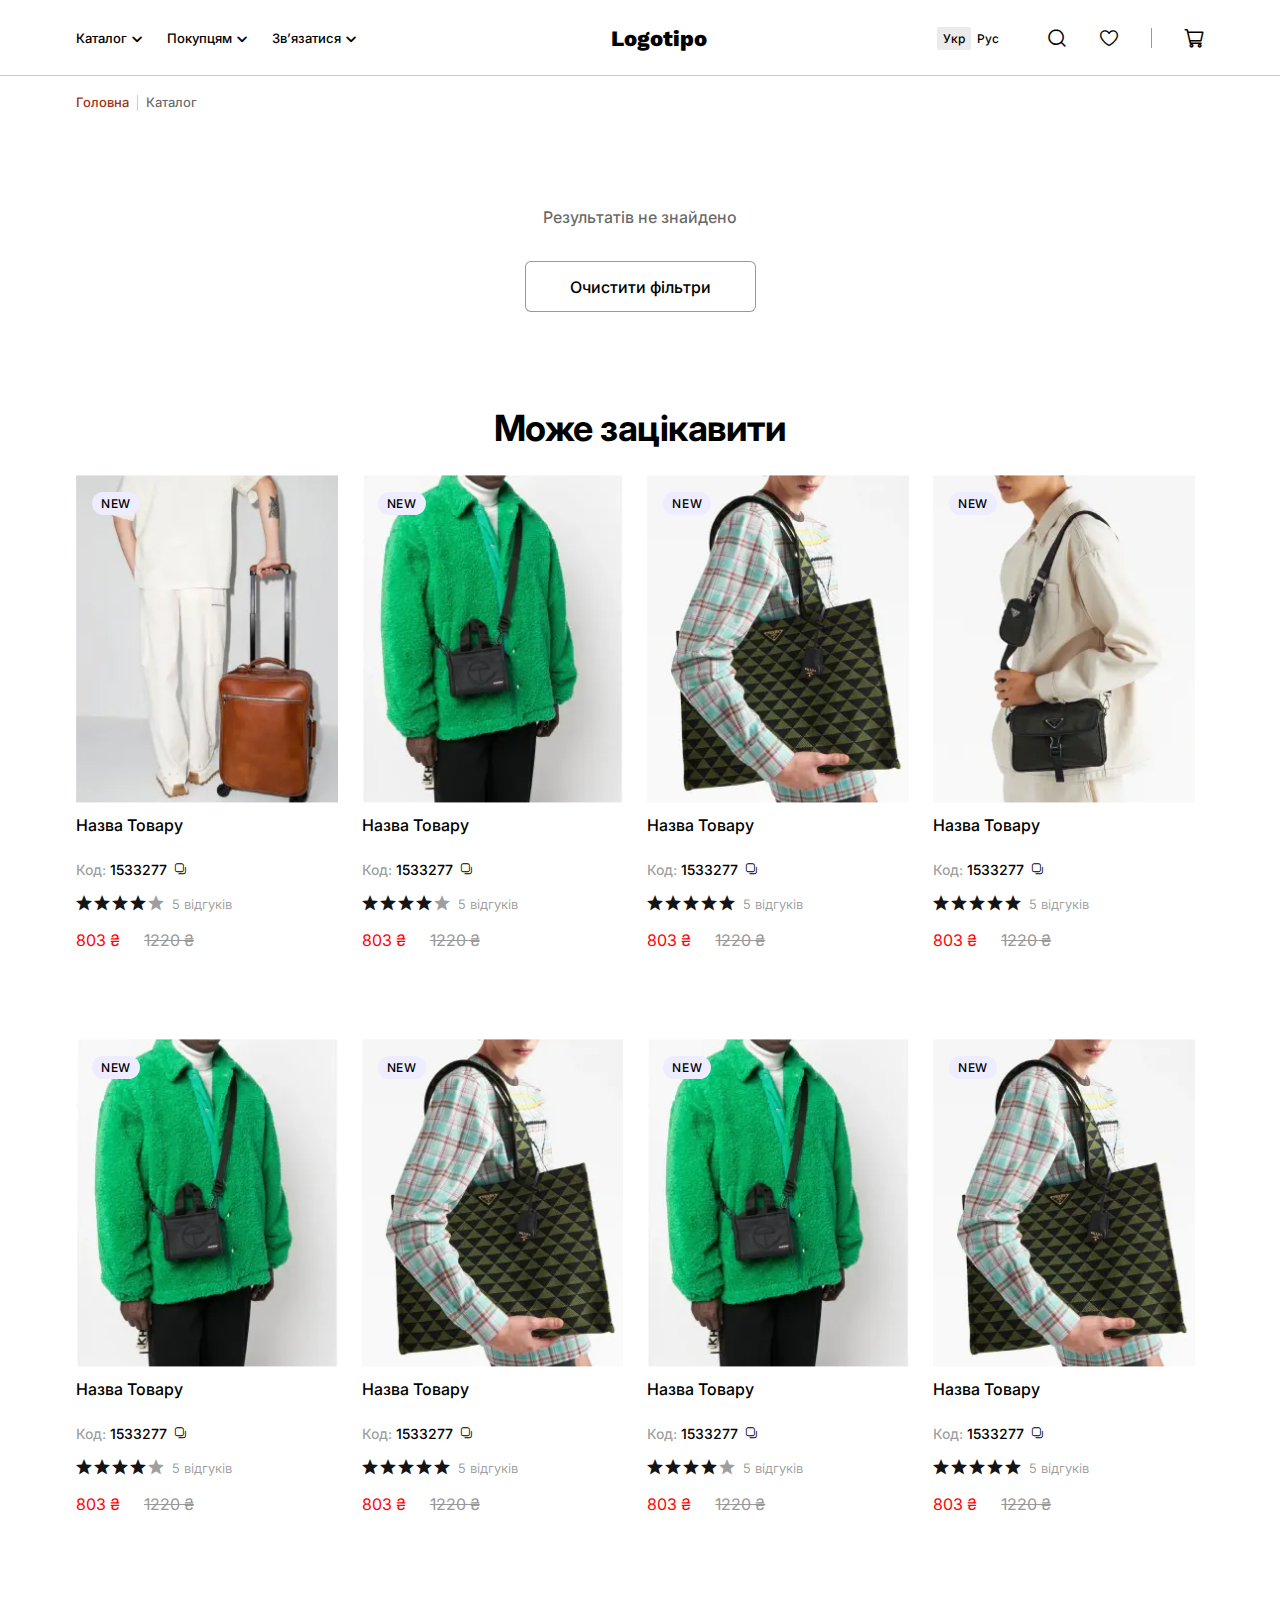
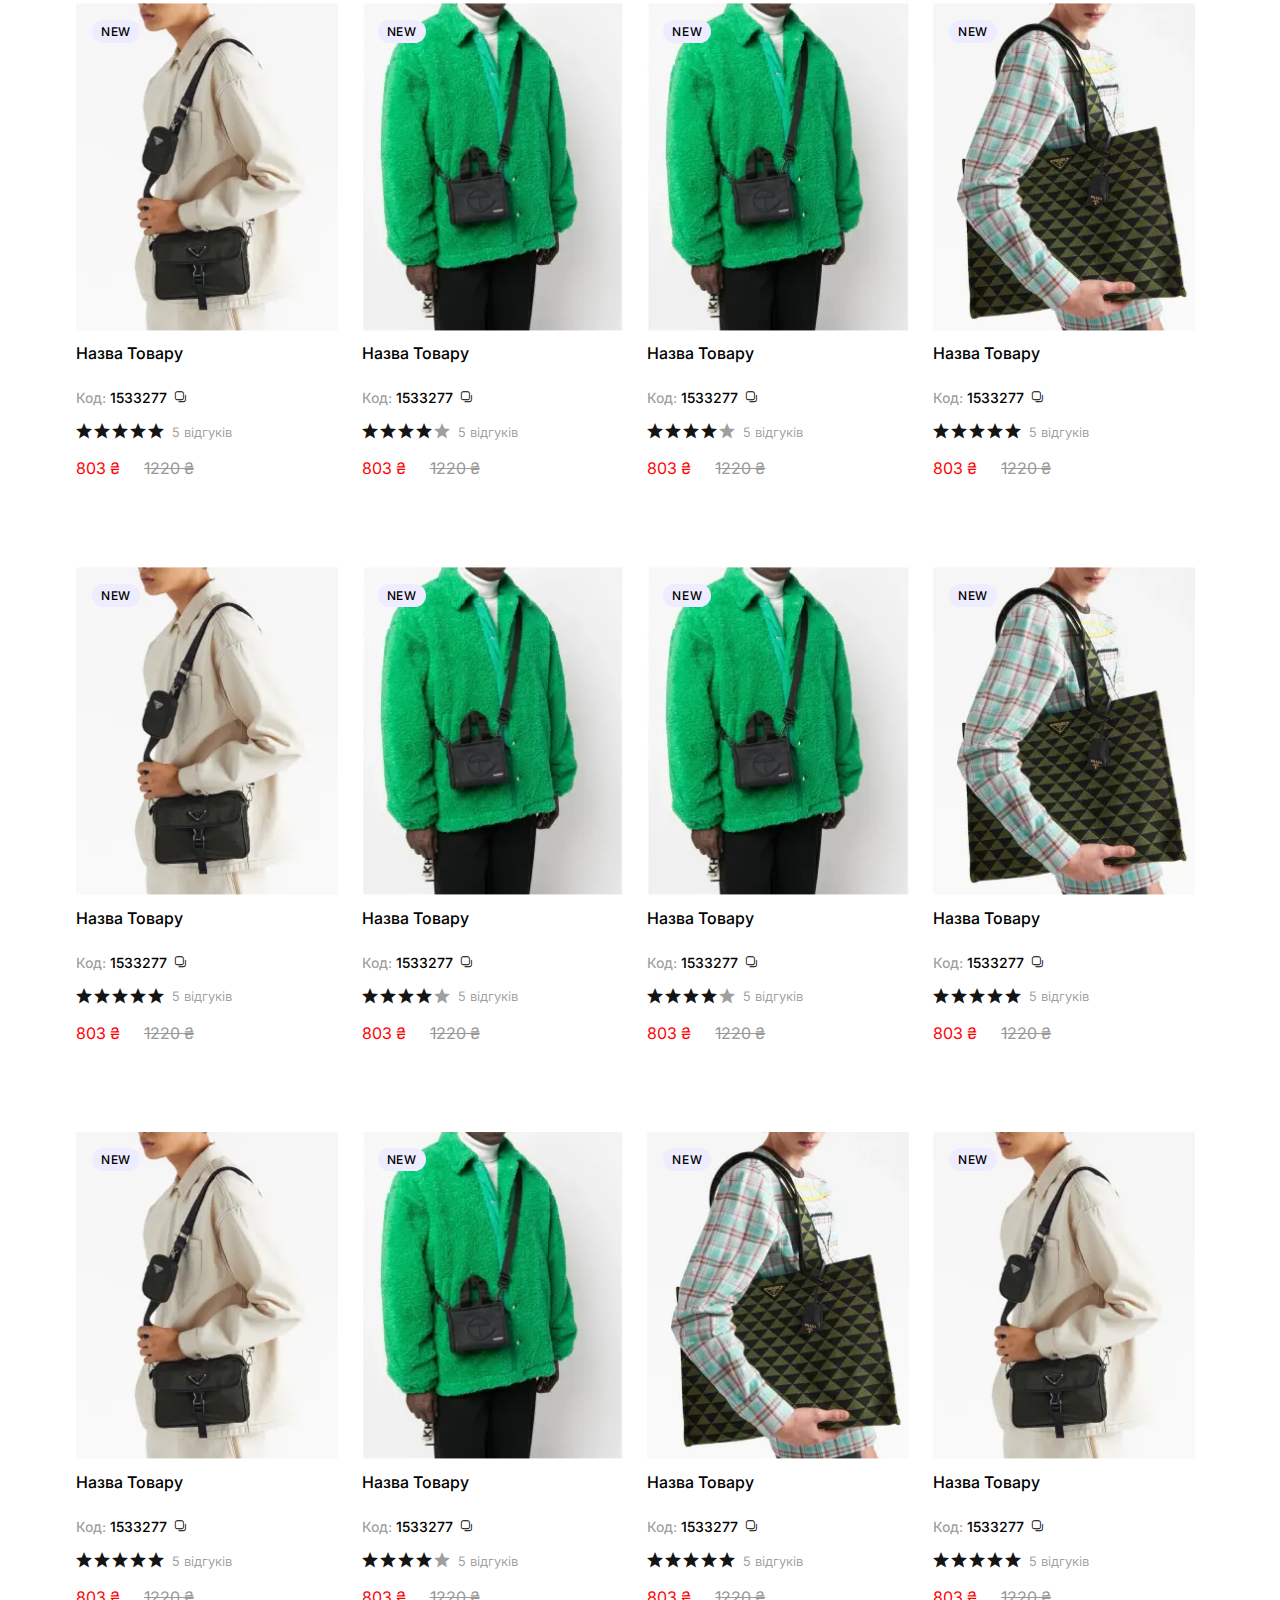
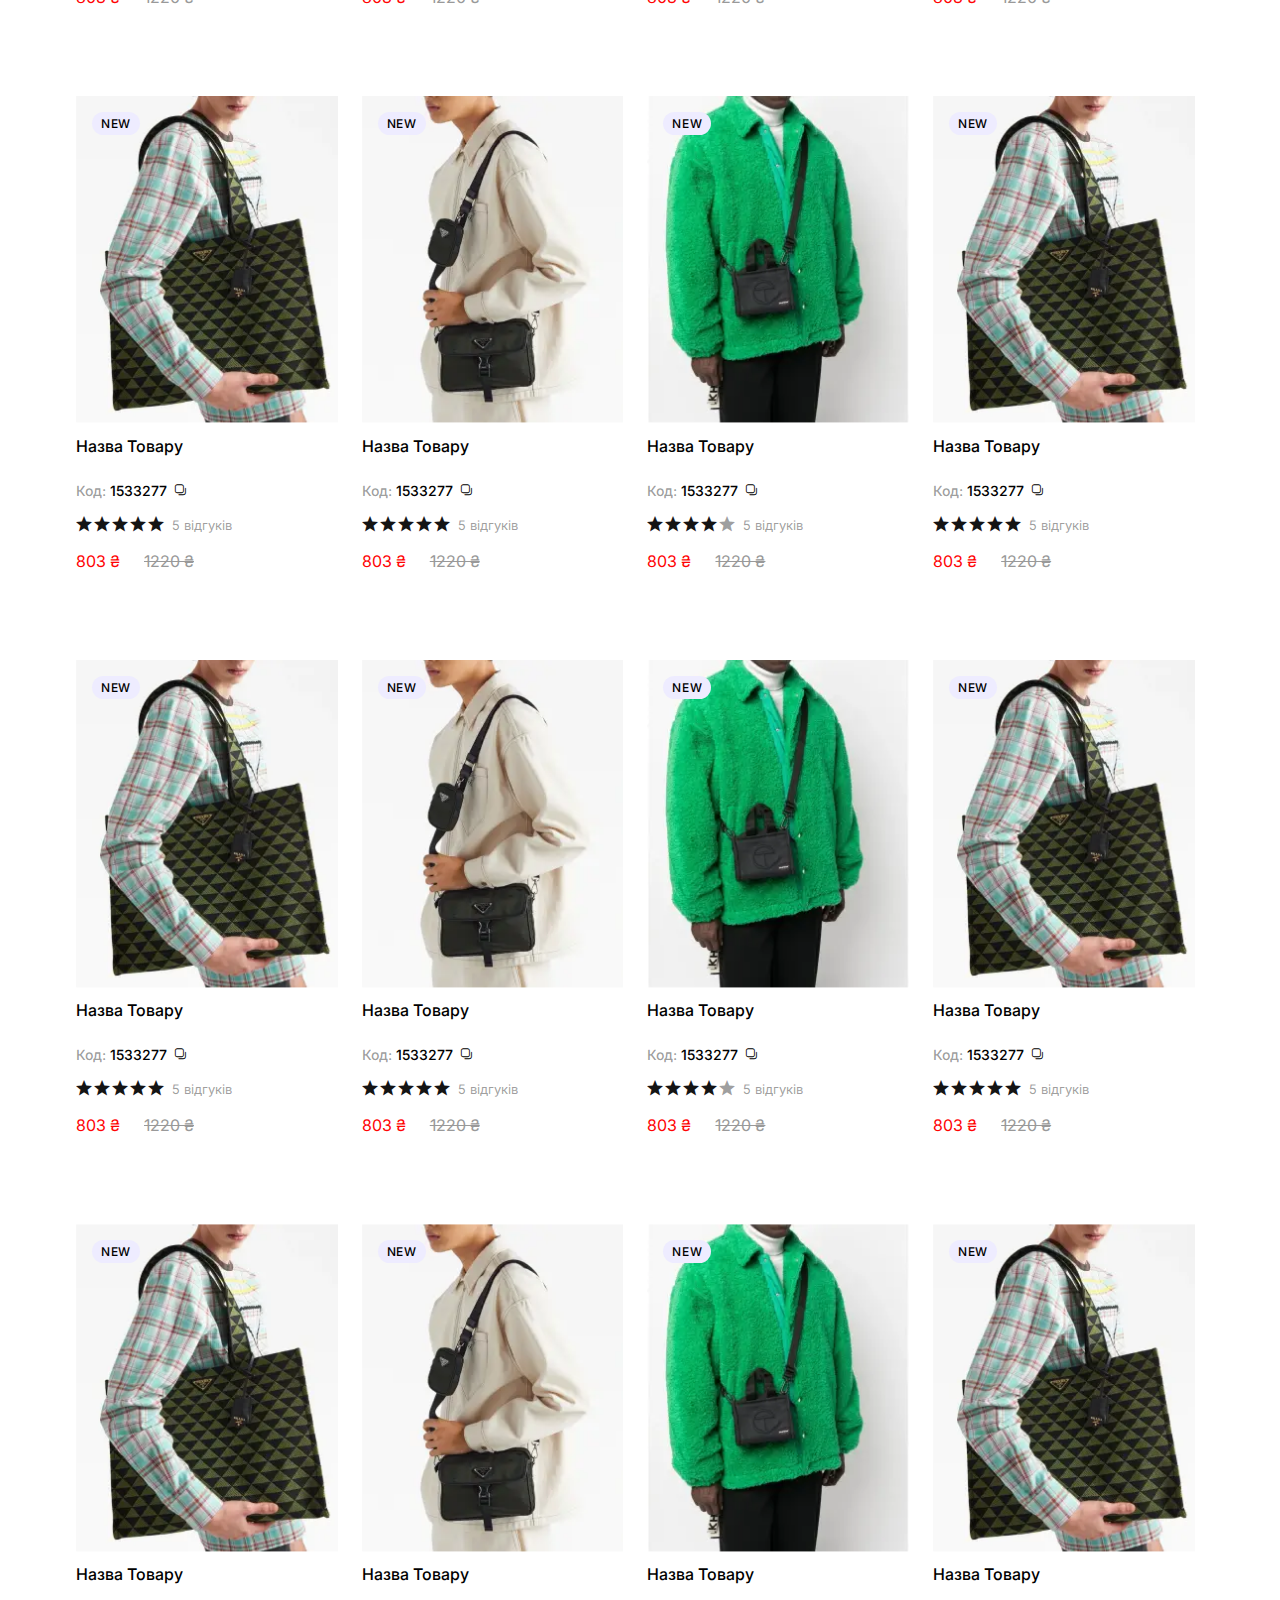
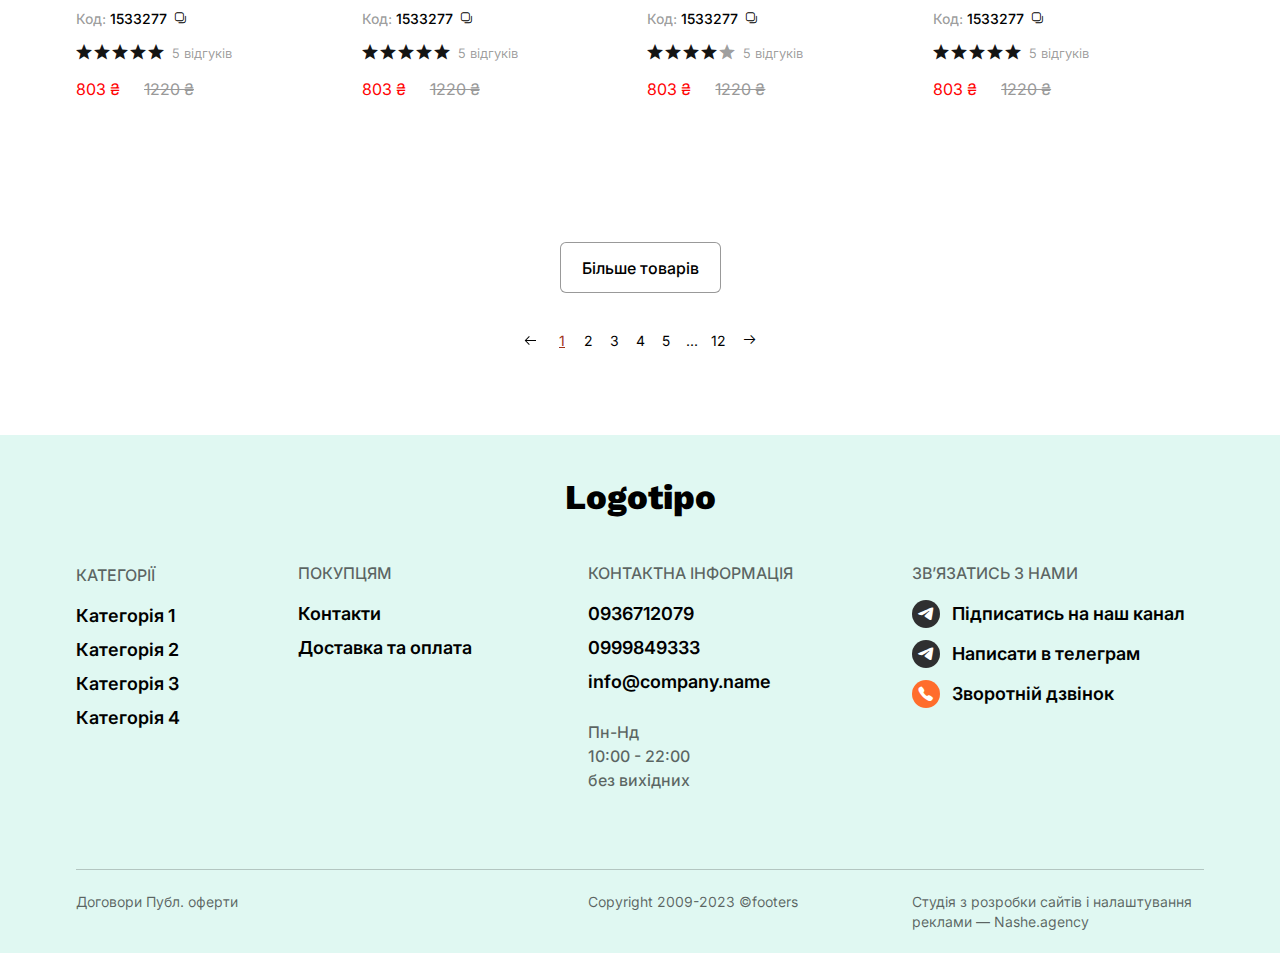
<file: catalog_empty.html>
<!DOCTYPE html>
<html lang="uk">

<head>
	<title>Каталог</title>
	<meta charset="UTF-8">
	<meta name="format-detection" content="telephone=no">
	<!-- <style>body{opacity: 0;}</style> -->
	<link rel="stylesheet" href="css/style.min.css?_v=20240528093401">
	<link rel="shortcut icon" href="favicon.ico">
	<!-- <meta name="robots" content="noindex, nofollow"> -->
	<meta name="viewport" content="width=device-width, initial-scale=1, maximum-scale=1, minimum-scale=1, user-scalable=no">
</head>

<body>
	<div class="wrapper">
		<header data-scroll="100" data-scroll-show class="header">
			<div class="header__container">
				<div class="header__wrapper">
					<div class="header__mob">
						<button type="button" class="header__button icon-menu">
							<div class="header__button--icon"><span></span></div>
						</button>
					</div>
					<div data-da=".header,991.98,0" class="header__inner">
						<nav class="header__menu menu">
							<ul class="menu__list">
								<li data-hover data-spollers="991.98,max" data-one-spoller class="menu__item menu__item--hover">
									<details class="menu-spollers__body">
										<summary data-button class="menu__link menu__link--hover _icon-arrow-down_1">Каталог</summary>
										<div data-list class="menu__spollers menu-spollers menu-spollers--mob">
											<div class="menu-spollers__inner menu-spollers__inner--mob">
												<div data-spollers="991.98,max" class="menu-spollers__wrapper menu-spollers__wrapper--mob baron">
													<div class="menu-spollers__scroller baron__scroller">
														<details class="menu-spollers__details">
															<summary class="menu-spollers__title"><a href="">Назва категорії</a></summary>
															<ul class="menu-spollers__list">
																<li class="menu-spollers__item">
																	<a href="" class="menu-spollers__link">Категорія 1</a>
																</li>
																<li class="menu-spollers__item">
																	<a href="" class="menu-spollers__link">Категорія 2</a>
																</li>
																<li class="menu-spollers__item">
																	<a href="" class="menu-spollers__link">Категорія 3</a>
																</li>
																<li class="menu-spollers__item">
																	<a href="" class="menu-spollers__link">Категорія 4</a>
																</li>
																<li class="menu-spollers__item">
																	<a href="" class="menu-spollers__link">Категорія 5</a>
																</li>
															</ul>
														</details>
														<details class="menu-spollers__details">
															<summary class="menu-spollers__title"><a href="">Назва категорії</a></summary>
															<ul class="menu-spollers__list">
																<li class="menu-spollers__item">
																	<a href="" class="menu-spollers__link">Категорія 1</a>
																</li>
																<li class="menu-spollers__item">
																	<a href="" class="menu-spollers__link">Категорія 2</a>
																</li>
																<li class="menu-spollers__item">
																	<a href="" class="menu-spollers__link">Категорія 3</a>
																</li>
																<li class="menu-spollers__item">
																	<a href="" class="menu-spollers__link">Категорія 4</a>
																</li>
																<li class="menu-spollers__item">
																	<a href="" class="menu-spollers__link">Категорія 5</a>
																</li>
															</ul>
														</details>
													</div>
													<div class="baron__track">
														<div class="baron__bar"></div>
													</div>
												</div>
												<div class="menu-spollers__wrap">
													<a href="" class="menu-spollers__image--link">
														<div class="menu-spollers__image ibg lazy_image">
															<img data-src="img/main/menu-photo_01.webp" alt="">
														</div>
														<div class="menu-spollers__image--title">
															<p>Бестселлери</p>
														</div>
													</a>
													<a href="" class="menu-spollers__image--link">
														<div class="menu-spollers__image ibg lazy_image">
															<img data-src="img/main/menu-photo_02.webp" alt="">
														</div>
														<div class="menu-spollers__image--title">
															<p>Новинки</p>
														</div>
													</a>
												</div>
											</div>
										</div>
									</details>
								</li>
								<li data-hover class="menu__item menu__item--hover">
									<div class="menu-spollers__body">
										<div data-button class="menu__link menu__link--hover menu__link--mob _icon-arrow-down_1">Покупцям</div>
										<div data-list class="menu__spollers menu-spollers">
											<div class="menu-spollers__inner">
												<div class="menu-spollers__wrapper">
													<div class="menu-spollers__details">
														<div class="menu-spollers__title menu-spollers__title--mob">Покупцям</div>
														<ul class="menu-spollers__list">
															<li class="menu-spollers__item">
																<a href="" class="menu-spollers__link">Контакти</a>
															</li>
															<li class="menu-spollers__item">
																<a href="" class="menu-spollers__link">Доставка та оплата</a>
															</li>
														</ul>
													</div>
												</div>
											</div>
										</div>
									</div>
								</li>
								<li data-hover data-da=".menu__bottom,991.98,1" class="menu__item menu__item--hover">
									<div class="menu-spollers__body">
										<div data-button class="menu__link menu__link--hover menu__link--mob _icon-arrow-down_1">Звʼязатися</div>
										<div data-list class="menu__spollers menu-spollers">
											<div class="menu-spollers__inner">
												<div class="menu-spollers__wrapper">
													<div class="menu-spollers__details">
														<div class="menu-spollers__title menu-spollers__title--mob">Звʼязатись</div>
														<ul class="menu-spollers__list menu-spollers__list--mob">
															<li class="menu-spollers__item menu-spollers__item--mob">
																<a href="" class="menu-spollers__link menu-spollers__link--icon _icon-telegram">Підписатись на наш канал</a>
															</li>
															<li class="menu-spollers__item menu-spollers__item--mob">
																<a href="" class="menu-spollers__link menu-spollers__link--icon _icon-telegram">Написати в телеграм</a>
															</li>
															<li class="menu-spollers__item menu-spollers__item--mob">
																<a href="" class="menu-spollers__link menu-spollers__link--icon _icon-phone">Зворотній дзвінок</a>
															</li>
														</ul>
													</div>
												</div>
											</div>
										</div>
									</div>
								</li>
							</ul>
							<ul class="menu__bottom"></ul>
						</nav>
					</div>
					<a href="" class="header__logo">Logotipo</a>
					<div class="header__block">
						<div data-da=".menu__bottom,991.98,0" class="header__language language">
							<div class="language__item">
								<div class="language__link _active">Укр</div>
							</div>
							<div class="language__item">
								<div class="language__link">Рус</div>
							</div>
						</div>
						<div class="header__actions">
							<button type="button" class="header__icon button-search _icon-search"></button>
							<a href="" data-da=".header__mob,991.98,1" class="header__icon _icon-favorite"></a>
							<button type="button" class="header__icon _icon-cart"></button>
						</div>
					</div>
				</div>
			</div>
		</header>
		<main>
			<section class="breadcrumb">
				<div class="breadcrumb__container">
					<div class="breadcrumb__wrapper">
						<ul class="breadcrumb__list">
							<li class="breadcrumb__item"><a href="" class="breadcrumb__link">Головна</a></li>
							<li class="breadcrumb__item"><span class="breadcrumb__active">Каталог</span></li>
						</ul>
					</div>
				</div>
			</section>
			<section class="block-page block-page--mod2">
				<div class="block-page__container">
					<div class="block-page__wrapper">
						<div class="block-page__main">
							<div class="block-page__text">
								<p>Результатів не знайдено</p>
							</div>
						</div>
						<div class="block-page__bottom block-page__bottom--mod">
							<a href="" class="block-page__button btn btn_wh">Очистити фільтри</a>
						</div>
					</div>
				</div>
			</section>
			<section class="catalog">
				<div class="catalog__container">
					<h2 class="catalog__title">Може зацікавити</h2>
					<div class="catalog__wrapper">
						<div class="product__wrap">
							<div class="product__inner">
								<div class="product__label--wrap">
									<div class="product__label">New</div>
								</div>
								<button type="button" class="product__favorite _icon-favorite"></button>
							</div>
							<a href="" class="product__image lazy_image">
								<img data-src="img/products/product_01.webp" alt="">
							</a>
							<div class="product__main">
								<div class="product__row">
									<a href="" class="product__title">Назва Товару</a>
									<div class="product__copy">
										<div class="product__code--wrap">
											<div class="product__code--text">Код: <span class="product__code">1533277</span></div>
										</div>
										<button type="button" class="product__icon _icon-copy"></button>
									</div>
								</div>
								<div class="product__bottom">
									<div class="product__rating rating">
										<div class="rating__block">
											<div class="rating__star _icon-star"></div>
											<div class="rating__star _icon-star"></div>
											<div class="rating__star _icon-star"></div>
											<div class="rating__star _icon-star"></div>
											<div class="rating__star _icon-star hide"></div>
										</div>
										<div class="rating__total">5 відгуків</div>
									</div>
									<div class="product__price--wrap">
										<div class="product__price">803 ₴</div>
										<div class="product__price--old">1220 ₴</div>
									</div>
									<button data-popup="#popup-quick-order" type="button" class="product__buy btn">Швидке замовлення</button>
								</div>
							</div>
						</div>
						<div class="product__wrap">
							<div class="product__inner">
								<div class="product__label--wrap">
									<div class="product__label">New</div>
								</div>
								<button type="button" class="product__favorite _icon-favorite"></button>
							</div>
							<a href="" class="product__image lazy_image">
								<img data-src="img/products/product_02.webp" alt="">
							</a>
							<div class="product__main">
								<div class="product__row">
									<a href="" class="product__title">Назва Товару</a>
									<div class="product__copy">
										<div class="product__code--wrap">
											<div class="product__code--text">Код: <span class="product__code">1533277</span></div>
										</div>
										<button type="button" class="product__icon _icon-copy"></button>
									</div>
								</div>
								<div class="product__bottom">
									<div class="product__rating rating">
										<div class="rating__block">
											<div class="rating__star _icon-star"></div>
											<div class="rating__star _icon-star"></div>
											<div class="rating__star _icon-star"></div>
											<div class="rating__star _icon-star"></div>
											<div class="rating__star _icon-star hide"></div>
										</div>
										<div class="rating__total">5 відгуків</div>
									</div>
									<div class="product__price--wrap">
										<div class="product__price">803 ₴</div>
										<div class="product__price--old">1220 ₴</div>
									</div>
									<button data-popup="#popup-quick-order" type="button" class="product__buy btn">Швидке замовлення</button>
								</div>
							</div>
						</div>
						<div class="product__wrap">
							<div class="product__inner">
								<div class="product__label--wrap">
									<div class="product__label">New</div>
								</div>
								<button type="button" class="product__favorite _icon-favorite"></button>
							</div>
							<a href="" class="product__image lazy_image">
								<img data-src="img/products/product_03.webp" alt="">
							</a>
							<div class="product__main">
								<div class="product__row">
									<a href="" class="product__title">Назва Товару</a>
									<div class="product__copy">
										<div class="product__code--wrap">
											<div class="product__code--text">Код: <span class="product__code">1533277</span></div>
										</div>
										<button type="button" class="product__icon _icon-copy"></button>
									</div>
								</div>
								<div class="product__bottom">
									<div class="product__rating rating">
										<div class="rating__block">
											<div class="rating__star _icon-star"></div>
											<div class="rating__star _icon-star"></div>
											<div class="rating__star _icon-star"></div>
											<div class="rating__star _icon-star"></div>
											<div class="rating__star _icon-star"></div>
										</div>
										<div class="rating__total">5 відгуків</div>
									</div>
									<div class="product__price--wrap">
										<div class="product__price">803 ₴</div>
										<div class="product__price--old">1220 ₴</div>
									</div>
									<button data-popup="#popup-quick-order" type="button" class="product__buy btn">Швидке замовлення</button>
								</div>
							</div>
						</div>
						<div class="product__wrap">
							<div class="product__inner">
								<div class="product__label--wrap">
									<div class="product__label">New</div>
								</div>
								<button type="button" class="product__favorite _icon-favorite"></button>
							</div>
							<a href="" class="product__image lazy_image">
								<img data-src="img/products/product_04.webp" alt="">
							</a>
							<div class="product__main">
								<div class="product__row">
									<a href="" class="product__title">Назва Товару</a>
									<div class="product__copy">
										<div class="product__code--wrap">
											<div class="product__code--text">Код: <span class="product__code">1533277</span></div>
										</div>
										<button type="button" class="product__icon _icon-copy"></button>
									</div>
								</div>
								<div class="product__bottom">
									<div class="product__rating rating">
										<div class="rating__block">
											<div class="rating__star _icon-star"></div>
											<div class="rating__star _icon-star"></div>
											<div class="rating__star _icon-star"></div>
											<div class="rating__star _icon-star"></div>
											<div class="rating__star _icon-star"></div>
										</div>
										<div class="rating__total">5 відгуків</div>
									</div>
									<div class="product__price--wrap">
										<div class="product__price">803 ₴</div>
										<div class="product__price--old">1220 ₴</div>
									</div>
									<button data-popup="#popup-quick-order" type="button" class="product__buy btn">Швидке замовлення</button>
								</div>
							</div>
						</div>
						<div class="product__wrap">
							<div class="product__inner">
								<div class="product__label--wrap">
									<div class="product__label">New</div>
								</div>
								<button type="button" class="product__favorite _icon-favorite"></button>
							</div>
							<a href="" class="product__image lazy_image">
								<img data-src="img/products/product_02.webp" alt="">
							</a>
							<div class="product__main">
								<div class="product__row">
									<a href="" class="product__title">Назва Товару</a>
									<div class="product__copy">
										<div class="product__code--wrap">
											<div class="product__code--text">Код: <span class="product__code">1533277</span></div>
										</div>
										<button type="button" class="product__icon _icon-copy"></button>
									</div>
								</div>
								<div class="product__bottom">
									<div class="product__rating rating">
										<div class="rating__block">
											<div class="rating__star _icon-star"></div>
											<div class="rating__star _icon-star"></div>
											<div class="rating__star _icon-star"></div>
											<div class="rating__star _icon-star"></div>
											<div class="rating__star _icon-star hide"></div>
										</div>
										<div class="rating__total">5 відгуків</div>
									</div>
									<div class="product__price--wrap">
										<div class="product__price">803 ₴</div>
										<div class="product__price--old">1220 ₴</div>
									</div>
									<button data-popup="#popup-quick-order" type="button" class="product__buy btn">Швидке замовлення</button>
								</div>
							</div>
						</div>
						<div class="product__wrap">
							<div class="product__inner">
								<div class="product__label--wrap">
									<div class="product__label">New</div>
								</div>
								<button type="button" class="product__favorite _icon-favorite"></button>
							</div>
							<a href="" class="product__image lazy_image">
								<img data-src="img/products/product_03.webp" alt="">
							</a>
							<div class="product__main">
								<div class="product__row">
									<a href="" class="product__title">Назва Товару</a>
									<div class="product__copy">
										<div class="product__code--wrap">
											<div class="product__code--text">Код: <span class="product__code">1533277</span></div>
										</div>
										<button type="button" class="product__icon _icon-copy"></button>
									</div>
								</div>
								<div class="product__bottom">
									<div class="product__rating rating">
										<div class="rating__block">
											<div class="rating__star _icon-star"></div>
											<div class="rating__star _icon-star"></div>
											<div class="rating__star _icon-star"></div>
											<div class="rating__star _icon-star"></div>
											<div class="rating__star _icon-star"></div>
										</div>
										<div class="rating__total">5 відгуків</div>
									</div>
									<div class="product__price--wrap">
										<div class="product__price">803 ₴</div>
										<div class="product__price--old">1220 ₴</div>
									</div>
									<button data-popup="#popup-quick-order" type="button" class="product__buy btn">Швидке замовлення</button>
								</div>
							</div>
						</div>
						<div class="product__wrap">
							<div class="product__inner">
								<div class="product__label--wrap">
									<div class="product__label">New</div>
								</div>
								<button type="button" class="product__favorite _icon-favorite"></button>
							</div>
							<a href="" class="product__image lazy_image">
								<img data-src="img/products/product_02.webp" alt="">
							</a>
							<div class="product__main">
								<div class="product__row">
									<a href="" class="product__title">Назва Товару</a>
									<div class="product__copy">
										<div class="product__code--wrap">
											<div class="product__code--text">Код: <span class="product__code">1533277</span></div>
										</div>
										<button type="button" class="product__icon _icon-copy"></button>
									</div>
								</div>
								<div class="product__bottom">
									<div class="product__rating rating">
										<div class="rating__block">
											<div class="rating__star _icon-star"></div>
											<div class="rating__star _icon-star"></div>
											<div class="rating__star _icon-star"></div>
											<div class="rating__star _icon-star"></div>
											<div class="rating__star _icon-star hide"></div>
										</div>
										<div class="rating__total">5 відгуків</div>
									</div>
									<div class="product__price--wrap">
										<div class="product__price">803 ₴</div>
										<div class="product__price--old">1220 ₴</div>
									</div>
									<button data-popup="#popup-quick-order" type="button" class="product__buy btn">Швидке замовлення</button>
								</div>
							</div>
						</div>
						<div class="product__wrap">
							<div class="product__inner">
								<div class="product__label--wrap">
									<div class="product__label">New</div>
								</div>
								<button type="button" class="product__favorite _icon-favorite"></button>
							</div>
							<a href="" class="product__image lazy_image">
								<img data-src="img/products/product_03.webp" alt="">
							</a>
							<div class="product__main">
								<div class="product__row">
									<a href="" class="product__title">Назва Товару</a>
									<div class="product__copy">
										<div class="product__code--wrap">
											<div class="product__code--text">Код: <span class="product__code">1533277</span></div>
										</div>
										<button type="button" class="product__icon _icon-copy"></button>
									</div>
								</div>
								<div class="product__bottom">
									<div class="product__rating rating">
										<div class="rating__block">
											<div class="rating__star _icon-star"></div>
											<div class="rating__star _icon-star"></div>
											<div class="rating__star _icon-star"></div>
											<div class="rating__star _icon-star"></div>
											<div class="rating__star _icon-star"></div>
										</div>
										<div class="rating__total">5 відгуків</div>
									</div>
									<div class="product__price--wrap">
										<div class="product__price">803 ₴</div>
										<div class="product__price--old">1220 ₴</div>
									</div>
									<button data-popup="#popup-quick-order" type="button" class="product__buy btn">Швидке замовлення</button>
								</div>
							</div>
						</div>
						<div class="product__wrap">
							<div class="product__inner">
								<div class="product__label--wrap">
									<div class="product__label">New</div>
								</div>
								<button type="button" class="product__favorite _icon-favorite"></button>
							</div>
							<a href="" class="product__image lazy_image">
								<img data-src="img/products/product_04.webp" alt="">
							</a>
							<div class="product__main">
								<div class="product__row">
									<a href="" class="product__title">Назва Товару</a>
									<div class="product__copy">
										<div class="product__code--wrap">
											<div class="product__code--text">Код: <span class="product__code">1533277</span></div>
										</div>
										<button type="button" class="product__icon _icon-copy"></button>
									</div>
								</div>
								<div class="product__bottom">
									<div class="product__rating rating">
										<div class="rating__block">
											<div class="rating__star _icon-star"></div>
											<div class="rating__star _icon-star"></div>
											<div class="rating__star _icon-star"></div>
											<div class="rating__star _icon-star"></div>
											<div class="rating__star _icon-star"></div>
										</div>
										<div class="rating__total">5 відгуків</div>
									</div>
									<div class="product__price--wrap">
										<div class="product__price">803 ₴</div>
										<div class="product__price--old">1220 ₴</div>
									</div>
									<button data-popup="#popup-quick-order" type="button" class="product__buy btn">Швидке замовлення</button>
								</div>
							</div>
						</div>
						<div class="product__wrap">
							<div class="product__inner">
								<div class="product__label--wrap">
									<div class="product__label">New</div>
								</div>
								<button type="button" class="product__favorite _icon-favorite"></button>
							</div>
							<a href="" class="product__image lazy_image">
								<img data-src="img/products/product_02.webp" alt="">
							</a>
							<div class="product__main">
								<div class="product__row">
									<a href="" class="product__title">Назва Товару</a>
									<div class="product__copy">
										<div class="product__code--wrap">
											<div class="product__code--text">Код: <span class="product__code">1533277</span></div>
										</div>
										<button type="button" class="product__icon _icon-copy"></button>
									</div>
								</div>
								<div class="product__bottom">
									<div class="product__rating rating">
										<div class="rating__block">
											<div class="rating__star _icon-star"></div>
											<div class="rating__star _icon-star"></div>
											<div class="rating__star _icon-star"></div>
											<div class="rating__star _icon-star"></div>
											<div class="rating__star _icon-star hide"></div>
										</div>
										<div class="rating__total">5 відгуків</div>
									</div>
									<div class="product__price--wrap">
										<div class="product__price">803 ₴</div>
										<div class="product__price--old">1220 ₴</div>
									</div>
									<button data-popup="#popup-quick-order" type="button" class="product__buy btn">Швидке замовлення</button>
								</div>
							</div>
						</div>
						<div class="product__wrap">
							<div class="product__inner">
								<div class="product__label--wrap">
									<div class="product__label">New</div>
								</div>
								<button type="button" class="product__favorite _icon-favorite"></button>
							</div>
							<a href="" class="product__image lazy_image">
								<img data-src="img/products/product_02.webp" alt="">
							</a>
							<div class="product__main">
								<div class="product__row">
									<a href="" class="product__title">Назва Товару</a>
									<div class="product__copy">
										<div class="product__code--wrap">
											<div class="product__code--text">Код: <span class="product__code">1533277</span></div>
										</div>
										<button type="button" class="product__icon _icon-copy"></button>
									</div>
								</div>
								<div class="product__bottom">
									<div class="product__rating rating">
										<div class="rating__block">
											<div class="rating__star _icon-star"></div>
											<div class="rating__star _icon-star"></div>
											<div class="rating__star _icon-star"></div>
											<div class="rating__star _icon-star"></div>
											<div class="rating__star _icon-star hide"></div>
										</div>
										<div class="rating__total">5 відгуків</div>
									</div>
									<div class="product__price--wrap">
										<div class="product__price">803 ₴</div>
										<div class="product__price--old">1220 ₴</div>
									</div>
									<button data-popup="#popup-quick-order" type="button" class="product__buy btn">Швидке замовлення</button>
								</div>
							</div>
						</div>
						<div class="product__wrap">
							<div class="product__inner">
								<div class="product__label--wrap">
									<div class="product__label">New</div>
								</div>
								<button type="button" class="product__favorite _icon-favorite"></button>
							</div>
							<a href="" class="product__image lazy_image">
								<img data-src="img/products/product_03.webp" alt="">
							</a>
							<div class="product__main">
								<div class="product__row">
									<a href="" class="product__title">Назва Товару</a>
									<div class="product__copy">
										<div class="product__code--wrap">
											<div class="product__code--text">Код: <span class="product__code">1533277</span></div>
										</div>
										<button type="button" class="product__icon _icon-copy"></button>
									</div>
								</div>
								<div class="product__bottom">
									<div class="product__rating rating">
										<div class="rating__block">
											<div class="rating__star _icon-star"></div>
											<div class="rating__star _icon-star"></div>
											<div class="rating__star _icon-star"></div>
											<div class="rating__star _icon-star"></div>
											<div class="rating__star _icon-star"></div>
										</div>
										<div class="rating__total">5 відгуків</div>
									</div>
									<div class="product__price--wrap">
										<div class="product__price">803 ₴</div>
										<div class="product__price--old">1220 ₴</div>
									</div>
									<button data-popup="#popup-quick-order" type="button" class="product__buy btn">Швидке замовлення</button>
								</div>
							</div>
						</div>
						<div class="product__wrap">
							<div class="product__inner">
								<div class="product__label--wrap">
									<div class="product__label">New</div>
								</div>
								<button type="button" class="product__favorite _icon-favorite"></button>
							</div>
							<a href="" class="product__image lazy_image">
								<img data-src="img/products/product_04.webp" alt="">
							</a>
							<div class="product__main">
								<div class="product__row">
									<a href="" class="product__title">Назва Товару</a>
									<div class="product__copy">
										<div class="product__code--wrap">
											<div class="product__code--text">Код: <span class="product__code">1533277</span></div>
										</div>
										<button type="button" class="product__icon _icon-copy"></button>
									</div>
								</div>
								<div class="product__bottom">
									<div class="product__rating rating">
										<div class="rating__block">
											<div class="rating__star _icon-star"></div>
											<div class="rating__star _icon-star"></div>
											<div class="rating__star _icon-star"></div>
											<div class="rating__star _icon-star"></div>
											<div class="rating__star _icon-star"></div>
										</div>
										<div class="rating__total">5 відгуків</div>
									</div>
									<div class="product__price--wrap">
										<div class="product__price">803 ₴</div>
										<div class="product__price--old">1220 ₴</div>
									</div>
									<button data-popup="#popup-quick-order" type="button" class="product__buy btn">Швидке замовлення</button>
								</div>
							</div>
						</div>
						<div class="product__wrap">
							<div class="product__inner">
								<div class="product__label--wrap">
									<div class="product__label">New</div>
								</div>
								<button type="button" class="product__favorite _icon-favorite"></button>
							</div>
							<a href="" class="product__image lazy_image">
								<img data-src="img/products/product_02.webp" alt="">
							</a>
							<div class="product__main">
								<div class="product__row">
									<a href="" class="product__title">Назва Товару</a>
									<div class="product__copy">
										<div class="product__code--wrap">
											<div class="product__code--text">Код: <span class="product__code">1533277</span></div>
										</div>
										<button type="button" class="product__icon _icon-copy"></button>
									</div>
								</div>
								<div class="product__bottom">
									<div class="product__rating rating">
										<div class="rating__block">
											<div class="rating__star _icon-star"></div>
											<div class="rating__star _icon-star"></div>
											<div class="rating__star _icon-star"></div>
											<div class="rating__star _icon-star"></div>
											<div class="rating__star _icon-star hide"></div>
										</div>
										<div class="rating__total">5 відгуків</div>
									</div>
									<div class="product__price--wrap">
										<div class="product__price">803 ₴</div>
										<div class="product__price--old">1220 ₴</div>
									</div>
									<button data-popup="#popup-quick-order" type="button" class="product__buy btn">Швидке замовлення</button>
								</div>
							</div>
						</div>
						<div class="product__wrap">
							<div class="product__inner">
								<div class="product__label--wrap">
									<div class="product__label">New</div>
								</div>
								<button type="button" class="product__favorite _icon-favorite"></button>
							</div>
							<a href="" class="product__image lazy_image">
								<img data-src="img/products/product_02.webp" alt="">
							</a>
							<div class="product__main">
								<div class="product__row">
									<a href="" class="product__title">Назва Товару</a>
									<div class="product__copy">
										<div class="product__code--wrap">
											<div class="product__code--text">Код: <span class="product__code">1533277</span></div>
										</div>
										<button type="button" class="product__icon _icon-copy"></button>
									</div>
								</div>
								<div class="product__bottom">
									<div class="product__rating rating">
										<div class="rating__block">
											<div class="rating__star _icon-star"></div>
											<div class="rating__star _icon-star"></div>
											<div class="rating__star _icon-star"></div>
											<div class="rating__star _icon-star"></div>
											<div class="rating__star _icon-star hide"></div>
										</div>
										<div class="rating__total">5 відгуків</div>
									</div>
									<div class="product__price--wrap">
										<div class="product__price">803 ₴</div>
										<div class="product__price--old">1220 ₴</div>
									</div>
									<button data-popup="#popup-quick-order" type="button" class="product__buy btn">Швидке замовлення</button>
								</div>
							</div>
						</div>
						<div class="product__wrap">
							<div class="product__inner">
								<div class="product__label--wrap">
									<div class="product__label">New</div>
								</div>
								<button type="button" class="product__favorite _icon-favorite"></button>
							</div>
							<a href="" class="product__image lazy_image">
								<img data-src="img/products/product_03.webp" alt="">
							</a>
							<div class="product__main">
								<div class="product__row">
									<a href="" class="product__title">Назва Товару</a>
									<div class="product__copy">
										<div class="product__code--wrap">
											<div class="product__code--text">Код: <span class="product__code">1533277</span></div>
										</div>
										<button type="button" class="product__icon _icon-copy"></button>
									</div>
								</div>
								<div class="product__bottom">
									<div class="product__rating rating">
										<div class="rating__block">
											<div class="rating__star _icon-star"></div>
											<div class="rating__star _icon-star"></div>
											<div class="rating__star _icon-star"></div>
											<div class="rating__star _icon-star"></div>
											<div class="rating__star _icon-star"></div>
										</div>
										<div class="rating__total">5 відгуків</div>
									</div>
									<div class="product__price--wrap">
										<div class="product__price">803 ₴</div>
										<div class="product__price--old">1220 ₴</div>
									</div>
									<button data-popup="#popup-quick-order" type="button" class="product__buy btn">Швидке замовлення</button>
								</div>
							</div>
						</div>
						<div class="product__wrap">
							<div class="product__inner">
								<div class="product__label--wrap">
									<div class="product__label">New</div>
								</div>
								<button type="button" class="product__favorite _icon-favorite"></button>
							</div>
							<a href="" class="product__image lazy_image">
								<img data-src="img/products/product_04.webp" alt="">
							</a>
							<div class="product__main">
								<div class="product__row">
									<a href="" class="product__title">Назва Товару</a>
									<div class="product__copy">
										<div class="product__code--wrap">
											<div class="product__code--text">Код: <span class="product__code">1533277</span></div>
										</div>
										<button type="button" class="product__icon _icon-copy"></button>
									</div>
								</div>
								<div class="product__bottom">
									<div class="product__rating rating">
										<div class="rating__block">
											<div class="rating__star _icon-star"></div>
											<div class="rating__star _icon-star"></div>
											<div class="rating__star _icon-star"></div>
											<div class="rating__star _icon-star"></div>
											<div class="rating__star _icon-star"></div>
										</div>
										<div class="rating__total">5 відгуків</div>
									</div>
									<div class="product__price--wrap">
										<div class="product__price">803 ₴</div>
										<div class="product__price--old">1220 ₴</div>
									</div>
									<button data-popup="#popup-quick-order" type="button" class="product__buy btn">Швидке замовлення</button>
								</div>
							</div>
						</div>
						<div class="product__wrap">
							<div class="product__inner">
								<div class="product__label--wrap">
									<div class="product__label">New</div>
								</div>
								<button type="button" class="product__favorite _icon-favorite"></button>
							</div>
							<a href="" class="product__image lazy_image">
								<img data-src="img/products/product_02.webp" alt="">
							</a>
							<div class="product__main">
								<div class="product__row">
									<a href="" class="product__title">Назва Товару</a>
									<div class="product__copy">
										<div class="product__code--wrap">
											<div class="product__code--text">Код: <span class="product__code">1533277</span></div>
										</div>
										<button type="button" class="product__icon _icon-copy"></button>
									</div>
								</div>
								<div class="product__bottom">
									<div class="product__rating rating">
										<div class="rating__block">
											<div class="rating__star _icon-star"></div>
											<div class="rating__star _icon-star"></div>
											<div class="rating__star _icon-star"></div>
											<div class="rating__star _icon-star"></div>
											<div class="rating__star _icon-star hide"></div>
										</div>
										<div class="rating__total">5 відгуків</div>
									</div>
									<div class="product__price--wrap">
										<div class="product__price">803 ₴</div>
										<div class="product__price--old">1220 ₴</div>
									</div>
									<button data-popup="#popup-quick-order" type="button" class="product__buy btn">Швидке замовлення</button>
								</div>
							</div>
						</div>
						<div class="product__wrap">
							<div class="product__inner">
								<div class="product__label--wrap">
									<div class="product__label">New</div>
								</div>
								<button type="button" class="product__favorite _icon-favorite"></button>
							</div>
							<a href="" class="product__image lazy_image">
								<img data-src="img/products/product_03.webp" alt="">
							</a>
							<div class="product__main">
								<div class="product__row">
									<a href="" class="product__title">Назва Товару</a>
									<div class="product__copy">
										<div class="product__code--wrap">
											<div class="product__code--text">Код: <span class="product__code">1533277</span></div>
										</div>
										<button type="button" class="product__icon _icon-copy"></button>
									</div>
								</div>
								<div class="product__bottom">
									<div class="product__rating rating">
										<div class="rating__block">
											<div class="rating__star _icon-star"></div>
											<div class="rating__star _icon-star"></div>
											<div class="rating__star _icon-star"></div>
											<div class="rating__star _icon-star"></div>
											<div class="rating__star _icon-star"></div>
										</div>
										<div class="rating__total">5 відгуків</div>
									</div>
									<div class="product__price--wrap">
										<div class="product__price">803 ₴</div>
										<div class="product__price--old">1220 ₴</div>
									</div>
									<button data-popup="#popup-quick-order" type="button" class="product__buy btn">Швидке замовлення</button>
								</div>
							</div>
						</div>
						<div class="product__wrap">
							<div class="product__inner">
								<div class="product__label--wrap">
									<div class="product__label">New</div>
								</div>
								<button type="button" class="product__favorite _icon-favorite"></button>
							</div>
							<a href="" class="product__image lazy_image">
								<img data-src="img/products/product_04.webp" alt="">
							</a>
							<div class="product__main">
								<div class="product__row">
									<a href="" class="product__title">Назва Товару</a>
									<div class="product__copy">
										<div class="product__code--wrap">
											<div class="product__code--text">Код: <span class="product__code">1533277</span></div>
										</div>
										<button type="button" class="product__icon _icon-copy"></button>
									</div>
								</div>
								<div class="product__bottom">
									<div class="product__rating rating">
										<div class="rating__block">
											<div class="rating__star _icon-star"></div>
											<div class="rating__star _icon-star"></div>
											<div class="rating__star _icon-star"></div>
											<div class="rating__star _icon-star"></div>
											<div class="rating__star _icon-star"></div>
										</div>
										<div class="rating__total">5 відгуків</div>
									</div>
									<div class="product__price--wrap">
										<div class="product__price">803 ₴</div>
										<div class="product__price--old">1220 ₴</div>
									</div>
									<button data-popup="#popup-quick-order" type="button" class="product__buy btn">Швидке замовлення</button>
								</div>
							</div>
						</div>
						<div class="product__wrap">
							<div class="product__inner">
								<div class="product__label--wrap">
									<div class="product__label">New</div>
								</div>
								<button type="button" class="product__favorite _icon-favorite"></button>
							</div>
							<a href="" class="product__image lazy_image">
								<img data-src="img/products/product_03.webp" alt="">
							</a>
							<div class="product__main">
								<div class="product__row">
									<a href="" class="product__title">Назва Товару</a>
									<div class="product__copy">
										<div class="product__code--wrap">
											<div class="product__code--text">Код: <span class="product__code">1533277</span></div>
										</div>
										<button type="button" class="product__icon _icon-copy"></button>
									</div>
								</div>
								<div class="product__bottom">
									<div class="product__rating rating">
										<div class="rating__block">
											<div class="rating__star _icon-star"></div>
											<div class="rating__star _icon-star"></div>
											<div class="rating__star _icon-star"></div>
											<div class="rating__star _icon-star"></div>
											<div class="rating__star _icon-star"></div>
										</div>
										<div class="rating__total">5 відгуків</div>
									</div>
									<div class="product__price--wrap">
										<div class="product__price">803 ₴</div>
										<div class="product__price--old">1220 ₴</div>
									</div>
									<button data-popup="#popup-quick-order" type="button" class="product__buy btn">Швидке замовлення</button>
								</div>
							</div>
						</div>
						<div class="product__wrap">
							<div class="product__inner">
								<div class="product__label--wrap">
									<div class="product__label">New</div>
								</div>
								<button type="button" class="product__favorite _icon-favorite"></button>
							</div>
							<a href="" class="product__image lazy_image">
								<img data-src="img/products/product_04.webp" alt="">
							</a>
							<div class="product__main">
								<div class="product__row">
									<a href="" class="product__title">Назва Товару</a>
									<div class="product__copy">
										<div class="product__code--wrap">
											<div class="product__code--text">Код: <span class="product__code">1533277</span></div>
										</div>
										<button type="button" class="product__icon _icon-copy"></button>
									</div>
								</div>
								<div class="product__bottom">
									<div class="product__rating rating">
										<div class="rating__block">
											<div class="rating__star _icon-star"></div>
											<div class="rating__star _icon-star"></div>
											<div class="rating__star _icon-star"></div>
											<div class="rating__star _icon-star"></div>
											<div class="rating__star _icon-star"></div>
										</div>
										<div class="rating__total">5 відгуків</div>
									</div>
									<div class="product__price--wrap">
										<div class="product__price">803 ₴</div>
										<div class="product__price--old">1220 ₴</div>
									</div>
									<button data-popup="#popup-quick-order" type="button" class="product__buy btn">Швидке замовлення</button>
								</div>
							</div>
						</div>
						<div class="product__wrap">
							<div class="product__inner">
								<div class="product__label--wrap">
									<div class="product__label">New</div>
								</div>
								<button type="button" class="product__favorite _icon-favorite"></button>
							</div>
							<a href="" class="product__image lazy_image">
								<img data-src="img/products/product_02.webp" alt="">
							</a>
							<div class="product__main">
								<div class="product__row">
									<a href="" class="product__title">Назва Товару</a>
									<div class="product__copy">
										<div class="product__code--wrap">
											<div class="product__code--text">Код: <span class="product__code">1533277</span></div>
										</div>
										<button type="button" class="product__icon _icon-copy"></button>
									</div>
								</div>
								<div class="product__bottom">
									<div class="product__rating rating">
										<div class="rating__block">
											<div class="rating__star _icon-star"></div>
											<div class="rating__star _icon-star"></div>
											<div class="rating__star _icon-star"></div>
											<div class="rating__star _icon-star"></div>
											<div class="rating__star _icon-star hide"></div>
										</div>
										<div class="rating__total">5 відгуків</div>
									</div>
									<div class="product__price--wrap">
										<div class="product__price">803 ₴</div>
										<div class="product__price--old">1220 ₴</div>
									</div>
									<button data-popup="#popup-quick-order" type="button" class="product__buy btn">Швидке замовлення</button>
								</div>
							</div>
						</div>
						<div class="product__wrap">
							<div class="product__inner">
								<div class="product__label--wrap">
									<div class="product__label">New</div>
								</div>
								<button type="button" class="product__favorite _icon-favorite"></button>
							</div>
							<a href="" class="product__image lazy_image">
								<img data-src="img/products/product_03.webp" alt="">
							</a>
							<div class="product__main">
								<div class="product__row">
									<a href="" class="product__title">Назва Товару</a>
									<div class="product__copy">
										<div class="product__code--wrap">
											<div class="product__code--text">Код: <span class="product__code">1533277</span></div>
										</div>
										<button type="button" class="product__icon _icon-copy"></button>
									</div>
								</div>
								<div class="product__bottom">
									<div class="product__rating rating">
										<div class="rating__block">
											<div class="rating__star _icon-star"></div>
											<div class="rating__star _icon-star"></div>
											<div class="rating__star _icon-star"></div>
											<div class="rating__star _icon-star"></div>
											<div class="rating__star _icon-star"></div>
										</div>
										<div class="rating__total">5 відгуків</div>
									</div>
									<div class="product__price--wrap">
										<div class="product__price">803 ₴</div>
										<div class="product__price--old">1220 ₴</div>
									</div>
									<button data-popup="#popup-quick-order" type="button" class="product__buy btn">Швидке замовлення</button>
								</div>
							</div>
						</div>
						<div class="product__wrap">
							<div class="product__inner">
								<div class="product__label--wrap">
									<div class="product__label">New</div>
								</div>
								<button type="button" class="product__favorite _icon-favorite"></button>
							</div>
							<a href="" class="product__image lazy_image">
								<img data-src="img/products/product_03.webp" alt="">
							</a>
							<div class="product__main">
								<div class="product__row">
									<a href="" class="product__title">Назва Товару</a>
									<div class="product__copy">
										<div class="product__code--wrap">
											<div class="product__code--text">Код: <span class="product__code">1533277</span></div>
										</div>
										<button type="button" class="product__icon _icon-copy"></button>
									</div>
								</div>
								<div class="product__bottom">
									<div class="product__rating rating">
										<div class="rating__block">
											<div class="rating__star _icon-star"></div>
											<div class="rating__star _icon-star"></div>
											<div class="rating__star _icon-star"></div>
											<div class="rating__star _icon-star"></div>
											<div class="rating__star _icon-star"></div>
										</div>
										<div class="rating__total">5 відгуків</div>
									</div>
									<div class="product__price--wrap">
										<div class="product__price">803 ₴</div>
										<div class="product__price--old">1220 ₴</div>
									</div>
									<button data-popup="#popup-quick-order" type="button" class="product__buy btn">Швидке замовлення</button>
								</div>
							</div>
						</div>
						<div class="product__wrap">
							<div class="product__inner">
								<div class="product__label--wrap">
									<div class="product__label">New</div>
								</div>
								<button type="button" class="product__favorite _icon-favorite"></button>
							</div>
							<a href="" class="product__image lazy_image">
								<img data-src="img/products/product_04.webp" alt="">
							</a>
							<div class="product__main">
								<div class="product__row">
									<a href="" class="product__title">Назва Товару</a>
									<div class="product__copy">
										<div class="product__code--wrap">
											<div class="product__code--text">Код: <span class="product__code">1533277</span></div>
										</div>
										<button type="button" class="product__icon _icon-copy"></button>
									</div>
								</div>
								<div class="product__bottom">
									<div class="product__rating rating">
										<div class="rating__block">
											<div class="rating__star _icon-star"></div>
											<div class="rating__star _icon-star"></div>
											<div class="rating__star _icon-star"></div>
											<div class="rating__star _icon-star"></div>
											<div class="rating__star _icon-star"></div>
										</div>
										<div class="rating__total">5 відгуків</div>
									</div>
									<div class="product__price--wrap">
										<div class="product__price">803 ₴</div>
										<div class="product__price--old">1220 ₴</div>
									</div>
									<button data-popup="#popup-quick-order" type="button" class="product__buy btn">Швидке замовлення</button>
								</div>
							</div>
						</div>
						<div class="product__wrap">
							<div class="product__inner">
								<div class="product__label--wrap">
									<div class="product__label">New</div>
								</div>
								<button type="button" class="product__favorite _icon-favorite"></button>
							</div>
							<a href="" class="product__image lazy_image">
								<img data-src="img/products/product_02.webp" alt="">
							</a>
							<div class="product__main">
								<div class="product__row">
									<a href="" class="product__title">Назва Товару</a>
									<div class="product__copy">
										<div class="product__code--wrap">
											<div class="product__code--text">Код: <span class="product__code">1533277</span></div>
										</div>
										<button type="button" class="product__icon _icon-copy"></button>
									</div>
								</div>
								<div class="product__bottom">
									<div class="product__rating rating">
										<div class="rating__block">
											<div class="rating__star _icon-star"></div>
											<div class="rating__star _icon-star"></div>
											<div class="rating__star _icon-star"></div>
											<div class="rating__star _icon-star"></div>
											<div class="rating__star _icon-star hide"></div>
										</div>
										<div class="rating__total">5 відгуків</div>
									</div>
									<div class="product__price--wrap">
										<div class="product__price">803 ₴</div>
										<div class="product__price--old">1220 ₴</div>
									</div>
									<button data-popup="#popup-quick-order" type="button" class="product__buy btn">Швидке замовлення</button>
								</div>
							</div>
						</div>
						<div class="product__wrap">
							<div class="product__inner">
								<div class="product__label--wrap">
									<div class="product__label">New</div>
								</div>
								<button type="button" class="product__favorite _icon-favorite"></button>
							</div>
							<a href="" class="product__image lazy_image">
								<img data-src="img/products/product_03.webp" alt="">
							</a>
							<div class="product__main">
								<div class="product__row">
									<a href="" class="product__title">Назва Товару</a>
									<div class="product__copy">
										<div class="product__code--wrap">
											<div class="product__code--text">Код: <span class="product__code">1533277</span></div>
										</div>
										<button type="button" class="product__icon _icon-copy"></button>
									</div>
								</div>
								<div class="product__bottom">
									<div class="product__rating rating">
										<div class="rating__block">
											<div class="rating__star _icon-star"></div>
											<div class="rating__star _icon-star"></div>
											<div class="rating__star _icon-star"></div>
											<div class="rating__star _icon-star"></div>
											<div class="rating__star _icon-star"></div>
										</div>
										<div class="rating__total">5 відгуків</div>
									</div>
									<div class="product__price--wrap">
										<div class="product__price">803 ₴</div>
										<div class="product__price--old">1220 ₴</div>
									</div>
									<button data-popup="#popup-quick-order" type="button" class="product__buy btn">Швидке замовлення</button>
								</div>
							</div>
						</div>
						<div class="product__wrap">
							<div class="product__inner">
								<div class="product__label--wrap">
									<div class="product__label">New</div>
								</div>
								<button type="button" class="product__favorite _icon-favorite"></button>
							</div>
							<a href="" class="product__image lazy_image">
								<img data-src="img/products/product_03.webp" alt="">
							</a>
							<div class="product__main">
								<div class="product__row">
									<a href="" class="product__title">Назва Товару</a>
									<div class="product__copy">
										<div class="product__code--wrap">
											<div class="product__code--text">Код: <span class="product__code">1533277</span></div>
										</div>
										<button type="button" class="product__icon _icon-copy"></button>
									</div>
								</div>
								<div class="product__bottom">
									<div class="product__rating rating">
										<div class="rating__block">
											<div class="rating__star _icon-star"></div>
											<div class="rating__star _icon-star"></div>
											<div class="rating__star _icon-star"></div>
											<div class="rating__star _icon-star"></div>
											<div class="rating__star _icon-star"></div>
										</div>
										<div class="rating__total">5 відгуків</div>
									</div>
									<div class="product__price--wrap">
										<div class="product__price">803 ₴</div>
										<div class="product__price--old">1220 ₴</div>
									</div>
									<button data-popup="#popup-quick-order" type="button" class="product__buy btn">Швидке замовлення</button>
								</div>
							</div>
						</div>
						<div class="product__wrap">
							<div class="product__inner">
								<div class="product__label--wrap">
									<div class="product__label">New</div>
								</div>
								<button type="button" class="product__favorite _icon-favorite"></button>
							</div>
							<a href="" class="product__image lazy_image">
								<img data-src="img/products/product_04.webp" alt="">
							</a>
							<div class="product__main">
								<div class="product__row">
									<a href="" class="product__title">Назва Товару</a>
									<div class="product__copy">
										<div class="product__code--wrap">
											<div class="product__code--text">Код: <span class="product__code">1533277</span></div>
										</div>
										<button type="button" class="product__icon _icon-copy"></button>
									</div>
								</div>
								<div class="product__bottom">
									<div class="product__rating rating">
										<div class="rating__block">
											<div class="rating__star _icon-star"></div>
											<div class="rating__star _icon-star"></div>
											<div class="rating__star _icon-star"></div>
											<div class="rating__star _icon-star"></div>
											<div class="rating__star _icon-star"></div>
										</div>
										<div class="rating__total">5 відгуків</div>
									</div>
									<div class="product__price--wrap">
										<div class="product__price">803 ₴</div>
										<div class="product__price--old">1220 ₴</div>
									</div>
									<button data-popup="#popup-quick-order" type="button" class="product__buy btn">Швидке замовлення</button>
								</div>
							</div>
						</div>
						<div class="product__wrap">
							<div class="product__inner">
								<div class="product__label--wrap">
									<div class="product__label">New</div>
								</div>
								<button type="button" class="product__favorite _icon-favorite"></button>
							</div>
							<a href="" class="product__image lazy_image">
								<img data-src="img/products/product_02.webp" alt="">
							</a>
							<div class="product__main">
								<div class="product__row">
									<a href="" class="product__title">Назва Товару</a>
									<div class="product__copy">
										<div class="product__code--wrap">
											<div class="product__code--text">Код: <span class="product__code">1533277</span></div>
										</div>
										<button type="button" class="product__icon _icon-copy"></button>
									</div>
								</div>
								<div class="product__bottom">
									<div class="product__rating rating">
										<div class="rating__block">
											<div class="rating__star _icon-star"></div>
											<div class="rating__star _icon-star"></div>
											<div class="rating__star _icon-star"></div>
											<div class="rating__star _icon-star"></div>
											<div class="rating__star _icon-star hide"></div>
										</div>
										<div class="rating__total">5 відгуків</div>
									</div>
									<div class="product__price--wrap">
										<div class="product__price">803 ₴</div>
										<div class="product__price--old">1220 ₴</div>
									</div>
									<button data-popup="#popup-quick-order" type="button" class="product__buy btn">Швидке замовлення</button>
								</div>
							</div>
						</div>
						<div class="product__wrap">
							<div class="product__inner">
								<div class="product__label--wrap">
									<div class="product__label">New</div>
								</div>
								<button type="button" class="product__favorite _icon-favorite"></button>
							</div>
							<a href="" class="product__image lazy_image">
								<img data-src="img/products/product_03.webp" alt="">
							</a>
							<div class="product__main">
								<div class="product__row">
									<a href="" class="product__title">Назва Товару</a>
									<div class="product__copy">
										<div class="product__code--wrap">
											<div class="product__code--text">Код: <span class="product__code">1533277</span></div>
										</div>
										<button type="button" class="product__icon _icon-copy"></button>
									</div>
								</div>
								<div class="product__bottom">
									<div class="product__rating rating">
										<div class="rating__block">
											<div class="rating__star _icon-star"></div>
											<div class="rating__star _icon-star"></div>
											<div class="rating__star _icon-star"></div>
											<div class="rating__star _icon-star"></div>
											<div class="rating__star _icon-star"></div>
										</div>
										<div class="rating__total">5 відгуків</div>
									</div>
									<div class="product__price--wrap">
										<div class="product__price">803 ₴</div>
										<div class="product__price--old">1220 ₴</div>
									</div>
									<button data-popup="#popup-quick-order" type="button" class="product__buy btn">Швидке замовлення</button>
								</div>
							</div>
						</div>
					</div>
					<div class="catalog__nav">
						<button type="button" class="catalog__more btn btn_wh">Більше товарів</button>
						<ul class="catalog__pagination pagination">
							<a href="" class="pagination__button pagination__button--prev _icon-arrow-btn"></a>
							<li class="pagination__list">
								<a href="" class="pagination__link pagination__link--active">1</a>
							</li>
							<li class="pagination__list">
								<a href="" class="pagination__link">2</a>
							</li>
							<li class="pagination__list">
								<a href="" class="pagination__link">3</a>
							</li>
							<li class="pagination__list">
								<a href="" class="pagination__link">4</a>
							</li>
							<li class="pagination__list">
								<a href="" class="pagination__link">5</a>
							</li>
							<li class="pagination__list">
								<div class="pagination__link">...</div>
							</li>
							<li class="pagination__list">
								<a href="" class="pagination__link">12</a>
							</li>
							<a href="" class="pagination__button pagination__button--next _icon-arrow-btn"></a>
						</ul>
					</div>
				</div>
			</section>
		</main>
		<footer class="footer">
			<div class="footer__container">
				<div class="footer__main">
					<div class="footer__top">
						<a href="" class="footer__logo">Logotipo</a>
					</div>
					<nav class="footer__nav">
						<div class="footer__list">
							<div class="footer__column">
								<a href="" class="footer__title footer__title--mod">категорії</a>
								<ul class="footer__menu">
									<li class="footer__item">
										<a href="" class="footer__link">Категорія 1</a>
									</li>
									<li class="footer__item">
										<a href="" class="footer__link">Категорія 2</a>
									</li>
									<li class="footer__item">
										<a href="" class="footer__link">Категорія 3</a>
									</li>
									<li class="footer__item">
										<a href="" class="footer__link">Категорія 4</a>
									</li>
								</ul>
							</div>
							<div class="footer__column">
								<div class="footer__title">покупцям</div>
								<ul class="footer__menu">
									<li class="footer__item">
										<a href="" class="footer__link">Контакти</a>
									</li>
									<li class="footer__item">
										<a href="" class="footer__link">Доставка та оплата</a>
									</li>
								</ul>
							</div>
						</div>
						<div class="footer__list footer__list--last">
							<div class="footer__column">
								<div class="footer__title">контактна інформація</div>
								<div class="footer__mob">
									<ul class="footer__menu">
										<li class="footer__item">
											<a href="tel:+380936712079" class="footer__link">0936712079</a>
										</li>
										<li class="footer__item">
											<a href="tel:+380999849333" class="footer__link">0999849333</a>
										</li>
										<li class="footer__item">
											<a href="mailto:+info@company.name" class="footer__link">info@company.name</a>
										</li>
									</ul>
									<div class="footer__info">
										<p>Пн-Нд <br>
											10:00 - 22:00 <br>
											без вихідних</p>
									</div>
								</div>
							</div>
							<div class="footer__column footer__column--contact">
								<div class="footer__title">Звʼязатись з нами</div>
								<ul class="footer__menu">
									<li class="footer__item">
										<a href="" class="footer__link _icon-telegram">Підписатись на наш канал</a>
									</li>
									<li class="footer__item">
										<a href="" class="footer__link _icon-telegram">Написати в телеграм</a>
									</li>
									<li class="footer__item">
										<a href="" class="footer__link _icon-phone">Зворотній дзвінок</a>
									</li>
								</ul>
							</div>
						</div>
					</nav>
				</div>
				<div class="footer__bottom">
					<div class="footer__bottom--col">
						<a href="" class="footer__bottom--link">Договори Публ. оферти</a>
					</div>
					<div class="footer__bottom--last">
						<div class="footer__copyright">
							<p>Copyright 2009-2023 ©footers</p>
						</div>
						<div class="footer__copyright">
							<p>Студія з розробки сайтів і налаштування реклами — Nashe.agency</p>
						</div>
					</div>
				</div>
			</div>
		</footer>
	</div>
	<div class="popup popup-search">
		<div class="popup-search__wrapper">
			<div class="popup__content popup-search__content">
				<div class="popup-search__top">
					<div class="popup-search__search search">
						<form action="#" class="search__form">
							<div data-desktop="Напишіть, що ви шукаєте (назва або код товару)" data-mobile="Напишіть, що ви шукаєте" class="search__placeholder"></div>
							<input type="text" name="search" class="search__input">
							<button type="submit" class="search__button _icon-search"></button>
							<button type="button" class="search__clear">Очистити</button>
						</form>
					</div>
					<button data-close type="button" class="popup-search__close button-search-close _icon-close"></button>
				</div>
				<div class="popup-search__body">
					<div class="popup-search__column">
						<h4 class="popup-search__title">Ви нещодавно шукали</h4>
						<ul class="popup-search__list">
							<li class="popup-search__item">
								<a href="" class="popup-search__link">Легінси з кашеміру в рубчик</a>
							</li>
							<li class="popup-search__item">
								<a href="" class="popup-search__link">Легінси утеплені</a>
							</li>
							<li class="popup-search__item">
								<a href="" class="popup-search__link">Легінси утеплені</a>
							</li>
							<li class="popup-search__item">
								<a href="" class="popup-search__link">Легінси з кашеміру в рубчик</a>
							</li>
						</ul>
					</div>
					<div class="popup-search__column">
						<h4 class="popup-search__title">Тренди пошуку</h4>
						<ul class="popup-search__list">
							<li class="popup-search__item">
								<a href="" class="popup-search__link">Легінси зі штучної шкіри</a>
							</li>
							<li class="popup-search__item">
								<a href="" class="popup-search__link">Легінси утеплені</a>
							</li>
							<li class="popup-search__item">
								<a href="" class="popup-search__link">Легінси зі штучної шкіри</a>
							</li>
							<li class="popup-search__item">
								<a href="" class="popup-search__link">Легінси з кашеміру в рубчик</a>
							</li>
						</ul>
					</div>
				</div>
				<!-- Блок popup-search__body--not добавляется вместо блока popup-search__body, если не найдено результатов
				<div class="popup-search__body--not">
				<div class="popup-search__title--main">Не знайдено результатів для ʼпомаранчевіʼ</div>
			</div>
			-->
				<div class="popup-search__product">
					<div class="product__top">
						<h2 class="product__title--top">Тенденції, які найчастіше шукають</h2>
					</div>
					<div class="product__slider swiper">
						<div class="product__wrapper swiper-wrapper">
							<div class="product__slide swiper-slide">
								<div class="product__wrap">
									<div class="product__inner">
										<div class="product__label--wrap">
											<div class="product__label">New</div>
										</div>
										<button type="button" class="product__favorite _icon-favorite active"></button>
									</div>
									<a href="" class="product__image lazy_image">
										<img data-src="img/products/product_01.webp" alt="">
									</a>
									<div class="product__main">
										<div class="product__row">
											<a href="" class="product__title">Назва Товару</a>
											<div class="product__copy">
												<div class="product__code--wrap">
													<div class="product__code--text">Код: <span class="product__code">1533277</span></div>
												</div>
												<button type="button" class="product__icon _icon-copy"></button>
											</div>
										</div>
										<div class="product__bottom">
											<div class="product__rating rating">
												<div class="rating__block">
													<div class="rating__star _icon-star"></div>
													<div class="rating__star _icon-star"></div>
													<div class="rating__star _icon-star"></div>
													<div class="rating__star _icon-star"></div>
													<div class="rating__star _icon-star hide"></div>
												</div>
												<div class="rating__total">5 відгуків</div>
											</div>
											<div class="product__price--wrap">
												<div class="product__price">803 ₴</div>
												<div class="product__price--old">1220 ₴</div>
											</div>
											<button data-popup="#popup-quick-order" type="button" class="product__buy btn">Швидке замовлення</button>
										</div>
									</div>
								</div>
							</div>
							<div class="product__slide swiper-slide">
								<div class="product__wrap">
									<div class="product__inner">
										<div class="product__label--wrap">
											<div class="product__label">New</div>
										</div>
										<button type="button" class="product__favorite _icon-favorite"></button>
									</div>
									<a href="" class="product__image lazy_image">
										<img data-src="img/products/product_02.webp" alt="">
									</a>
									<div class="product__main">
										<div class="product__row">
											<a href="" class="product__title">Назва Товару Назва Товару Назва Товару Назва Товару Назва Товару</a>
											<div class="product__copy">
												<div class="product__code--wrap">
													<div class="product__code--text">Код: <span class="product__code">1533277</span></div>
												</div>
												<button type="button" class="product__icon _icon-copy"></button>
											</div>
										</div>
										<div class="product__bottom">
											<div class="product__rating rating">
												<div class="rating__block">
													<div class="rating__star _icon-star"></div>
													<div class="rating__star _icon-star"></div>
													<div class="rating__star _icon-star"></div>
													<div class="rating__star _icon-star"></div>
													<div class="rating__star _icon-star"></div>
												</div>
												<div class="rating__total">5 відгуків</div>
											</div>
											<div class="product__price--wrap">
												<div class="product__price">803 ₴</div>
												<div class="product__price--old">1220 ₴</div>
											</div>
											<button data-popup="#popup-quick-order" type="button" class="product__buy btn">Швидке замовлення</button>
										</div>
									</div>
								</div>
							</div>
							<div class="product__slide swiper-slide">
								<div class="product__wrap">
									<div class="product__inner">
										<div class="product__label--wrap">
											<div class="product__label">New</div>
										</div>
										<button type="button" class="product__favorite _icon-favorite"></button>
									</div>
									<a href="" class="product__image lazy_image">
										<img data-src="img/products/product_03.webp" alt="">
									</a>
									<div class="product__main">
										<div class="product__row">
											<a href="" class="product__title">Назва Товару</a>
											<div class="product__copy">
												<div class="product__code--wrap">
													<div class="product__code--text">Код: <span class="product__code">1533277</span></div>
												</div>
												<button type="button" class="product__icon _icon-copy"></button>
											</div>
										</div>
										<div class="product__bottom">
											<div class="product__rating rating">
												<div class="rating__block">
													<div class="rating__star _icon-star"></div>
													<div class="rating__star _icon-star"></div>
													<div class="rating__star _icon-star"></div>
													<div class="rating__star _icon-star"></div>
													<div class="rating__star _icon-star"></div>
												</div>
												<div class="rating__total">5 відгуків</div>
											</div>
											<div class="product__price--wrap">
												<div class="product__price">803 ₴</div>
												<div class="product__price--old">1220 ₴</div>
											</div>
											<button data-popup="#popup-quick-order" type="button" class="product__buy btn">Швидке замовлення</button>
										</div>
									</div>
								</div>
							</div>
							<div class="product__slide swiper-slide">
								<div class="product__wrap">
									<div class="product__inner">
										<div class="product__label--wrap">
											<div class="product__label">New</div>
										</div>
										<button type="button" class="product__favorite _icon-favorite"></button>
									</div>
									<a href="" class="product__image lazy_image">
										<img data-src="img/products/product_04.webp" alt="">
									</a>
									<div class="product__main">
										<div class="product__row">
											<a href="" class="product__title">Назва Товару</a>
											<div class="product__copy">
												<div class="product__code--wrap">
													<div class="product__code--text">Код: <span class="product__code">1533277</span></div>
												</div>
												<button type="button" class="product__icon _icon-copy"></button>
											</div>
										</div>
										<div class="product__bottom">
											<div class="product__rating rating">
												<div class="rating__block">
													<div class="rating__star _icon-star"></div>
													<div class="rating__star _icon-star"></div>
													<div class="rating__star _icon-star"></div>
													<div class="rating__star _icon-star"></div>
													<div class="rating__star _icon-star"></div>
												</div>
												<div class="rating__total">5 відгуків</div>
											</div>
											<div class="product__price--wrap">
												<div class="product__price">803 ₴</div>
												<div class="product__price--old">1220 ₴</div>
											</div>
											<button data-popup="#popup-quick-order" type="button" class="product__buy btn">Швидке замовлення</button>
										</div>
									</div>
								</div>
							</div>
							<div class="product__slide swiper-slide">
								<div class="product__wrap">
									<div class="product__inner">
										<div class="product__label--wrap">
											<div class="product__label">New</div>
										</div>
										<button type="button" class="product__favorite _icon-favorite"></button>
									</div>
									<a href="" class="product__image lazy_image">
										<img data-src="img/products/product_03.webp" alt="">
									</a>
									<div class="product__main">
										<div class="product__row">
											<a href="" class="product__title">Назва Товару</a>
											<div class="product__copy">
												<div class="product__code--wrap">
													<div class="product__code--text">Код: <span class="product__code">1533277</span></div>
												</div>
												<button type="button" class="product__icon _icon-copy"></button>
											</div>
										</div>
										<div class="product__bottom">
											<div class="product__rating rating">
												<div class="rating__block">
													<div class="rating__star _icon-star"></div>
													<div class="rating__star _icon-star"></div>
													<div class="rating__star _icon-star"></div>
													<div class="rating__star _icon-star"></div>
													<div class="rating__star _icon-star"></div>
												</div>
												<div class="rating__total">5 відгуків</div>
											</div>
											<div class="product__price--wrap">
												<div class="product__price">803 ₴</div>
												<div class="product__price--old">1220 ₴</div>
											</div>
											<button data-popup="#popup-quick-order" type="button" class="product__buy btn">Швидке замовлення</button>
										</div>
									</div>
								</div>
							</div>
							<div class="product__slide swiper-slide">
								<div class="product__wrap">
									<div class="product__inner">
										<div class="product__label--wrap">
											<div class="product__label">New</div>
										</div>
										<button type="button" class="product__favorite _icon-favorite"></button>
									</div>
									<a href="" class="product__image lazy_image">
										<img data-src="img/products/product_04.webp" alt="">
									</a>
									<div class="product__main">
										<div class="product__row">
											<a href="" class="product__title">Назва Товару</a>
											<div class="product__copy">
												<div class="product__code--wrap">
													<div class="product__code--text">Код: <span class="product__code">1533277</span></div>
												</div>
												<button type="button" class="product__icon _icon-copy"></button>
											</div>
										</div>
										<div class="product__bottom">
											<div class="product__rating rating">
												<div class="rating__block">
													<div class="rating__star _icon-star"></div>
													<div class="rating__star _icon-star"></div>
													<div class="rating__star _icon-star"></div>
													<div class="rating__star _icon-star"></div>
													<div class="rating__star _icon-star"></div>
												</div>
												<div class="rating__total">5 відгуків</div>
											</div>
											<div class="product__price--wrap">
												<div class="product__price">803 ₴</div>
												<div class="product__price--old">1220 ₴</div>
											</div>
											<button data-popup="#popup-quick-order" type="button" class="product__buy btn">Швидке замовлення</button>
										</div>
									</div>
								</div>
							</div>
						</div>
						<button type="button" class="product__swiper-button product__swiper-button-prev _icon-arrow-btn"></button>
						<button type="button" class="product__swiper-button product__swiper-button-next _icon-arrow-btn"></button>
					</div>
				</div>
			</div>
		</div>
	</div>
	<div id="popup-quick-order" aria-hidden="true" class="popup">
		<div class="popup__wrapper">
			<div class="popup__content popup__content--quick-order">
				<button data-close type="button" class="popup__close _icon-close"></button>
				<h4 class="popup__title">Швидка покупка</h4>
				<div class="popup__quick-order quick-order">
					<div class="quick-order__image ibg lazy_image">
						<img data-src="img/products/product_03.webp" alt="">
					</div>
					<div class="quick-order__block">
						<div class="quick-order__column">
							<div class="quick-order__title">Назва товару Назва товару Назва товару Назва товару Назва товару Назва товару Назва товару</div>
							<div class="quick-order__copy product__copy">
								<div class="product__code--wrap">
									<div class="product__code--text">Код: <span class="product__code">1533277</span></div>
								</div>
								<button type="button" class="product__icon _icon-copy"></button>
							</div>
						</div>
						<div class="quick-order__column quick-order__column--last">
							<div class="product__price">803 ₴</div>
							<div class="product__price--old">1220 ₴</div>
						</div>
					</div>
				</div>
				<form action="" class="popup__form form">
					<div class="form__list">
						<div class="form__data">
							<select data-error="Оберіть розмір" data-required data-validate name="form[]" data-class-modif="form">
								<option value="" disabled selected hidden></option>
								<option value="1">XXS</option>
								<option value="2">XS</option>
								<option value="3" data-class="disabled">S</option>
								<option value="4">M</option>
								<option value="4">L</option>
								<option value="4">XL</option>
								<option value="4">XXL</option>
							</select>
							<div class="form__label">Розмір*</div>
						</div>
						<div class="form__data">
							<input data-error="Мінімум 2 символи" data-required="name" data-validate type="text" name="name" class="form__input">
							<div class="form__label">Імʼя*</div>
						</div>
						<div class="form__data">
							<input data-error="Введіть коректний номер телефону" data-required="phone" data-validate type="tel" name="phone" class="form__input phone-mask">
							<div class="form__label">Телефон*</div>
						</div>
					</div>
					<button type="submit" class="form__sent btn">Придбати</button>
				</form>
			</div>
		</div>
	</div>
	<div id="popup-feedback" aria-hidden="true" class="popup">
		<div class="popup__wrapper">
			<div class="popup__content">
				<button data-close type="button" class="popup__close _icon-close"></button>
				<h4 class="popup__title">Залишити відгук</h4>
				<form action="" class="popup__form form form-feedback">
					<div class="form__list">
						<div class="form__data">
							<div class="form__star-rating star-rating">
								<input type="radio" name="rating" data-required data-validate class="star-rating__input" id="star-rating-5">
								<label class="star-rating__ico _icon-star" for="star-rating-5" title="5 out of 5 stars"></label>
								<input type="radio" name="rating" data-required data-validate class="star-rating__input" id="star-rating-4">
								<label class="star-rating__ico _icon-star" for="star-rating-4" title="4 out of 5 stars"></label>
								<input type="radio" name="rating" data-required data-validate class="star-rating__input" id="star-rating-3">
								<label class="star-rating__ico _icon-star" for="star-rating-3" title="3 out of 5 stars"></label>
								<input type="radio" name="rating" data-required data-validate class="star-rating__input" id="star-rating-2">
								<label class="star-rating__ico _icon-star" for="star-rating-2" title="2 out of 5 stars"></label>
								<input type="radio" name="rating" data-error="Залиште свою оцінку" data-required data-validate class="star-rating__input" id="star-rating-1">
								<label class="star-rating__ico _icon-star" for="star-rating-1" title="1 out of 5 stars"></label>
							</div>
							<div class="form__label form__label--show">Ваша оцінка*</div>
						</div>
						<div class="form__data">
							<input type="text" name="name" class="form__input">
							<div class="form__label">Імʼя</div>
						</div>
						<div class="form__data form__data--mod">
							<textarea class="form__textarea" name="comment" placeholder="Введіть ваш коментар"></textarea>
							<div class="form__label form__label--show">Коментар</div>
						</div>
						<div class="form__data form__data--mod">
							<textarea class="form__textarea form__textarea--mod baron__scroller" name="advantages" placeholder="Введіть ваш коментар стосовно переваг"></textarea>
							<div class="form__label form__label--show">Переваги</div>
						</div>
						<div class="form__data form__data--mod">
							<textarea class="form__textarea form__textarea--mod" name="disadvantages" placeholder="Введіть ваш коментар стосовно недоліків"></textarea>
							<div class="form__label form__label--show">Недоліки</div>
						</div>
					</div>
					<button type="submit" class="form__sent btn form__sent--feedback">Залишити відгук</button>
				</form>
			</div>
		</div>
	</div>
	<div id="popup-cart" aria-hidden="true" class="popup">
		<div class="popup__wrapper popup__wrapper--mob">
			<div class="popup__content popup__content--cart">
				<button data-close type="button" class="popup__close _icon-close"></button>
				<div class="popup__cart--wrap">
					<div class="popup__icon lazy_image">
						<img data-src="img/icons/icon-cart.svg" alt="">
					</div>
					<h4 class="popup__title">Товар додано у кошик</h4>
				</div>
				<div class="popup__cart cart-popup">
					<div class="cart-popup__wrapper">
						<div class="details__item">
							<div class="details__image lazy_image ibg">
								<img data-src="img/products/product_02.webp" alt="">
							</div>
							<div class="details__content">
								<div class="details__block">
									<div class="details__column">
										<div class="details__title">Назва товару Назва товару Назва товару Назва товару Назва товару Назва товару Назва товару</div>
										<div class="details__copy product__copy">
											<div class="product__code--wrap">
												<div class="product__code--text">Код: <span class="product__code">1533277</span></div>
											</div>
											<button type="button" class="product__icon _icon-copy"></button>
										</div>
									</div>
									<div class="details__column details__column--last">
										<div class="product__price">803 ₴</div>
										<div class="details__row">
											<div class="product__price--old">1220 ₴</div>
										</div>
									</div>
								</div>
							</div>
						</div>
					</div>
					<div class="cart-popup__row">
						<button data-close type="button" class="cart-popup__button btn btn_wh">Продовжити покупки</button>
						<a href="" class="cart-popup__button btn">Оформити замовлення</a>
					</div>
				</div>
			</div>
		</div>
	</div>
	<script src="js/app.min.js?_v=20240528093401"></script>
</body>

</html>
</file>
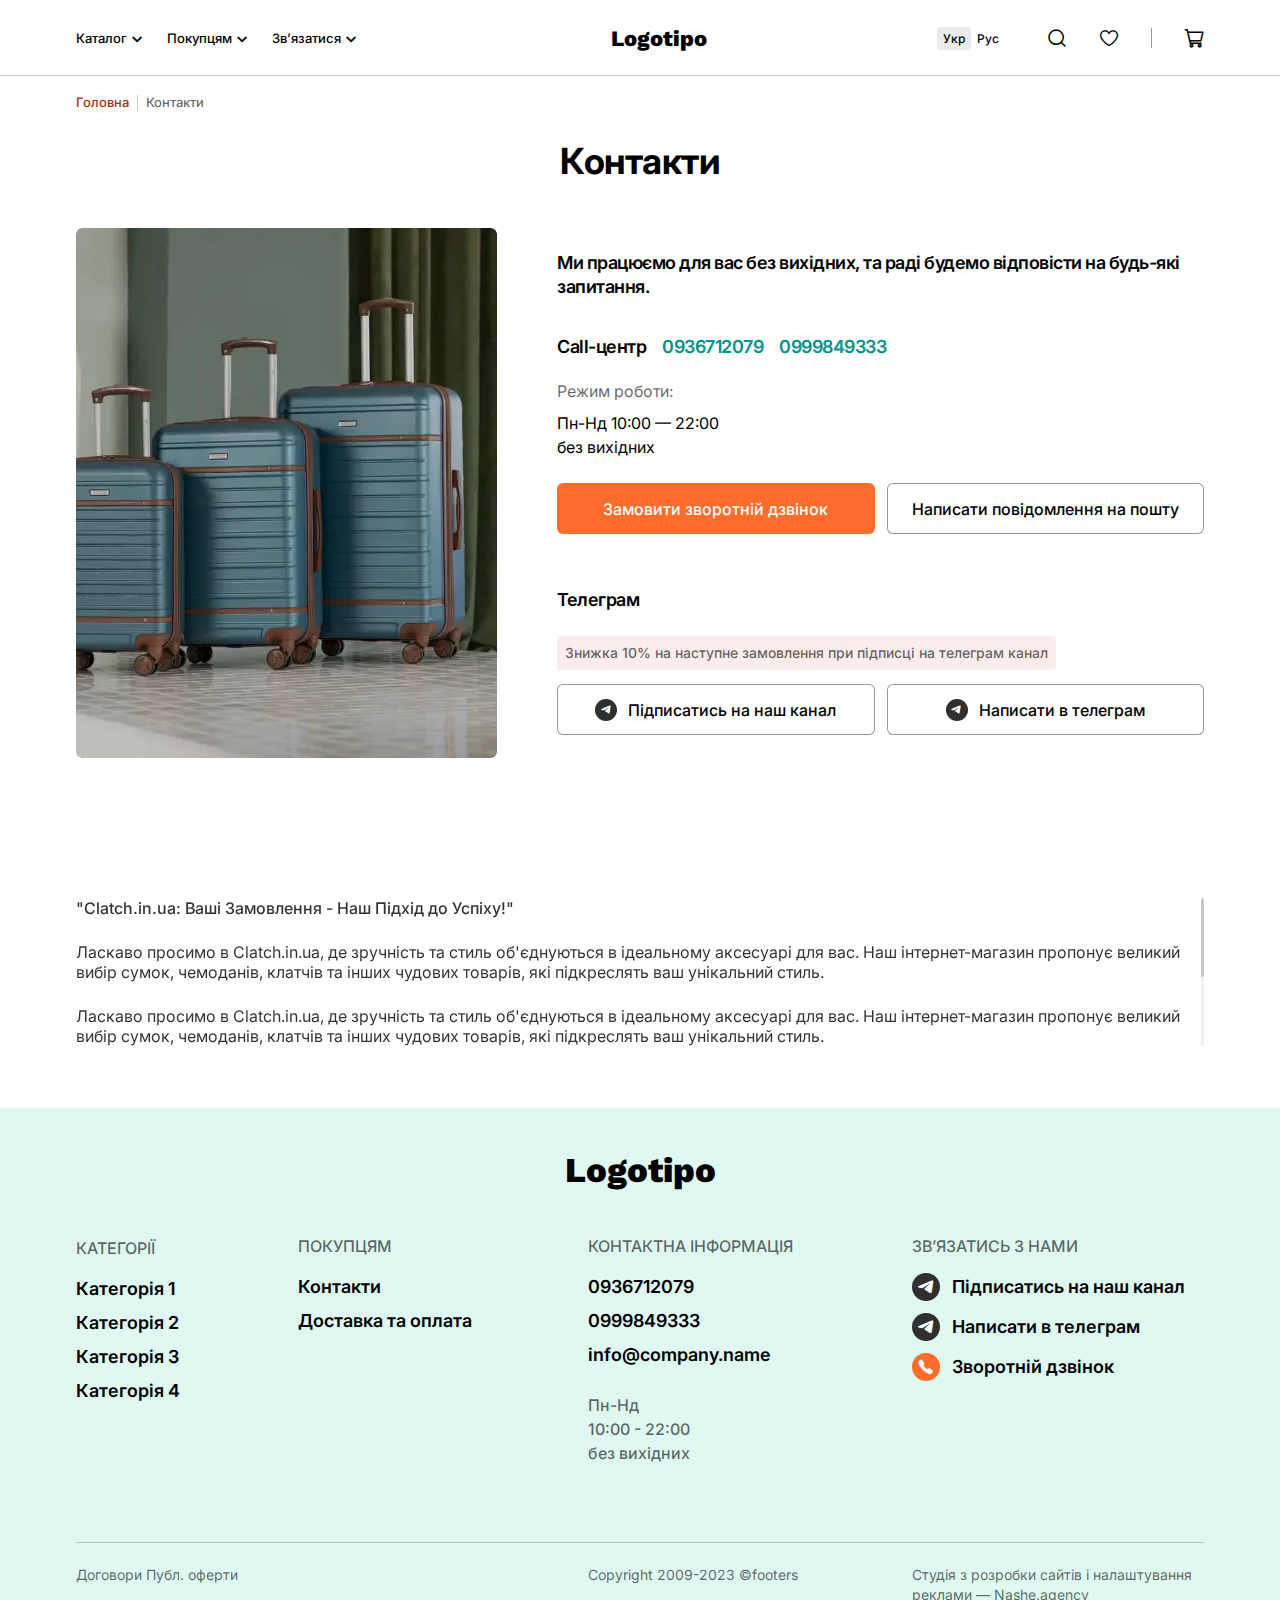
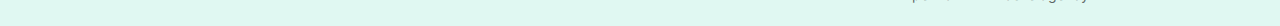
<file: contacts.html>
<!DOCTYPE html>
<html lang="uk">

<head>
	<title>Контакти</title>
	<meta charset="UTF-8">
	<meta name="format-detection" content="telephone=no">
	<!-- <style>body{opacity: 0;}</style> -->
	<link rel="stylesheet" href="css/style.min.css?_v=20240528093401">
	<link rel="shortcut icon" href="favicon.ico">
	<!-- <meta name="robots" content="noindex, nofollow"> -->
	<meta name="viewport" content="width=device-width, initial-scale=1, maximum-scale=1, minimum-scale=1, user-scalable=no">
</head>

<body>
	<div class="wrapper">
		<header data-scroll="100" data-scroll-show class="header">
			<div class="header__container">
				<div class="header__wrapper">
					<div class="header__mob">
						<button type="button" class="header__button icon-menu">
							<div class="header__button--icon"><span></span></div>
						</button>
					</div>
					<div data-da=".header,991.98,0" class="header__inner">
						<nav class="header__menu menu">
							<ul class="menu__list">
								<li data-hover data-spollers="991.98,max" data-one-spoller class="menu__item menu__item--hover">
									<details class="menu-spollers__body">
										<summary data-button class="menu__link menu__link--hover _icon-arrow-down_1">Каталог</summary>
										<div data-list class="menu__spollers menu-spollers menu-spollers--mob">
											<div class="menu-spollers__inner menu-spollers__inner--mob">
												<div data-spollers="991.98,max" class="menu-spollers__wrapper menu-spollers__wrapper--mob baron">
													<div class="menu-spollers__scroller baron__scroller">
														<details class="menu-spollers__details">
															<summary class="menu-spollers__title"><a href="">Назва категорії</a></summary>
															<ul class="menu-spollers__list">
																<li class="menu-spollers__item">
																	<a href="" class="menu-spollers__link">Категорія 1</a>
																</li>
																<li class="menu-spollers__item">
																	<a href="" class="menu-spollers__link">Категорія 2</a>
																</li>
																<li class="menu-spollers__item">
																	<a href="" class="menu-spollers__link">Категорія 3</a>
																</li>
																<li class="menu-spollers__item">
																	<a href="" class="menu-spollers__link">Категорія 4</a>
																</li>
																<li class="menu-spollers__item">
																	<a href="" class="menu-spollers__link">Категорія 5</a>
																</li>
															</ul>
														</details>
														<details class="menu-spollers__details">
															<summary class="menu-spollers__title"><a href="">Назва категорії</a></summary>
															<ul class="menu-spollers__list">
																<li class="menu-spollers__item">
																	<a href="" class="menu-spollers__link">Категорія 1</a>
																</li>
																<li class="menu-spollers__item">
																	<a href="" class="menu-spollers__link">Категорія 2</a>
																</li>
																<li class="menu-spollers__item">
																	<a href="" class="menu-spollers__link">Категорія 3</a>
																</li>
																<li class="menu-spollers__item">
																	<a href="" class="menu-spollers__link">Категорія 4</a>
																</li>
																<li class="menu-spollers__item">
																	<a href="" class="menu-spollers__link">Категорія 5</a>
																</li>
															</ul>
														</details>
													</div>
													<div class="baron__track">
														<div class="baron__bar"></div>
													</div>
												</div>
												<div class="menu-spollers__wrap">
													<a href="" class="menu-spollers__image--link">
														<div class="menu-spollers__image ibg lazy_image">
															<img data-src="img/main/menu-photo_01.webp" alt="">
														</div>
														<div class="menu-spollers__image--title">
															<p>Бестселлери</p>
														</div>
													</a>
													<a href="" class="menu-spollers__image--link">
														<div class="menu-spollers__image ibg lazy_image">
															<img data-src="img/main/menu-photo_02.webp" alt="">
														</div>
														<div class="menu-spollers__image--title">
															<p>Новинки</p>
														</div>
													</a>
												</div>
											</div>
										</div>
									</details>
								</li>
								<li data-hover class="menu__item menu__item--hover">
									<div class="menu-spollers__body">
										<div data-button class="menu__link menu__link--hover menu__link--mob _icon-arrow-down_1">Покупцям</div>
										<div data-list class="menu__spollers menu-spollers">
											<div class="menu-spollers__inner">
												<div class="menu-spollers__wrapper">
													<div class="menu-spollers__details">
														<div class="menu-spollers__title menu-spollers__title--mob">Покупцям</div>
														<ul class="menu-spollers__list">
															<li class="menu-spollers__item">
																<a href="" class="menu-spollers__link">Контакти</a>
															</li>
															<li class="menu-spollers__item">
																<a href="" class="menu-spollers__link">Доставка та оплата</a>
															</li>
														</ul>
													</div>
												</div>
											</div>
										</div>
									</div>
								</li>
								<li data-hover data-da=".menu__bottom,991.98,1" class="menu__item menu__item--hover">
									<div class="menu-spollers__body">
										<div data-button class="menu__link menu__link--hover menu__link--mob _icon-arrow-down_1">Звʼязатися</div>
										<div data-list class="menu__spollers menu-spollers">
											<div class="menu-spollers__inner">
												<div class="menu-spollers__wrapper">
													<div class="menu-spollers__details">
														<div class="menu-spollers__title menu-spollers__title--mob">Звʼязатись</div>
														<ul class="menu-spollers__list menu-spollers__list--mob">
															<li class="menu-spollers__item menu-spollers__item--mob">
																<a href="" class="menu-spollers__link menu-spollers__link--icon _icon-telegram">Підписатись на наш канал</a>
															</li>
															<li class="menu-spollers__item menu-spollers__item--mob">
																<a href="" class="menu-spollers__link menu-spollers__link--icon _icon-telegram">Написати в телеграм</a>
															</li>
															<li class="menu-spollers__item menu-spollers__item--mob">
																<a href="" class="menu-spollers__link menu-spollers__link--icon _icon-phone">Зворотній дзвінок</a>
															</li>
														</ul>
													</div>
												</div>
											</div>
										</div>
									</div>
								</li>
							</ul>
							<ul class="menu__bottom"></ul>
						</nav>
					</div>
					<a href="" class="header__logo">Logotipo</a>
					<div class="header__block">
						<div data-da=".menu__bottom,991.98,0" class="header__language language">
							<div class="language__item">
								<div class="language__link _active">Укр</div>
							</div>
							<div class="language__item">
								<div class="language__link">Рус</div>
							</div>
						</div>
						<div class="header__actions">
							<button type="button" class="header__icon button-search _icon-search"></button>
							<a href="" data-da=".header__mob,991.98,1" class="header__icon _icon-favorite"></a>
							<button type="button" class="header__icon _icon-cart"></button>
						</div>
					</div>
				</div>
			</div>
		</header>
		<main>
			<section class="breadcrumb">
				<div class="breadcrumb__container">
					<div class="breadcrumb__wrapper">
						<ul class="breadcrumb__list">
							<li class="breadcrumb__item"><a href="" class="breadcrumb__link">Головна</a></li>
							<li class="breadcrumb__item"><span class="breadcrumb__active">Контакти</span></li>
						</ul>
					</div>
				</div>
			</section>
			<section class="contacts-page">
				<div class="contacts-page__container">
					<h1 class="contacts-page__title--top">Контакти</h1>
					<div class="contacts-page__wrapper">
						<div class="contacts-page__image lazy_image">
							<img data-src="img/main/contatcs_img.webp" alt="">
						</div>
						<div class="contacts-page__content">
							<h4 class="contacts-page__title">Ми працюємо для вас без вихідних, та раді будемо відповісти
								на будь-які запитання.</h4>
							<div class="contacts-page__main">
								<div class="contacts-page__row">
									<h4 class="contacts-page__tel">Call-центр</h4>
									<div class="contacts-page__wrap">
										<a href="tel:+380936712079" class="contacts-page__link">0936712079</a>
										<a href="tel:+380999849333" class="contacts-page__link">0999849333</a>
									</div>
								</div>
								<div class="contacts-page__info">
									<div class="contacts-page__label">Режим роботи:</div>
									<div class="contacts-page__text">Пн-Нд 10:00 — 22:00 <br>без вихідних</div>
								</div>
								<div class="contacts-page__bottom">
									<button data-popup="#popup-callback" type="button" class="contacts-page__button btn">Замовити зворотній дзвінок</button>
									<button data-popup="#popup-mail" type="submit" class="contacts-page__button btn btn_wh">Написати повідомлення на пошту</button>
								</div>
							</div>
							<div class="contacts-page__footer">
								<h4 class="contacts-page__title--footer">Телеграм</h4>
								<div class="contacts-page__block">
									<span class="contacts-page__discount discount">Знижка 10% на наступне замовлення при підписці на телеграм канал</span>
									<div class="contacts-page__bottom">
										<a data-popup="#popup-success" href="" class="contacts-page__button btn btn_wh _icon-telegram">Підписатись на наш канал</a>
										<a data-popup="#popup-success-mail" href="" class="contacts-page__button btn btn_wh _icon-telegram">Написати в телеграм</a>
									</div>
								</div>
							</div>
						</div>
					</div>
				</div>
			</section>
			<section class="content">
				<div class="content__container">
					<div class="content__wrapper baron">
						<div class="content__body baron__scroller">
							<p><strong>"Clatch.in.ua: Ваші Замовлення - Наш Підхід до Успіху!"</strong></p>
							<p>Ласкаво просимо в Clatch.in.ua, де зручність та стиль об'єднуються в ідеальному аксесуарі для вас. Наш інтернет-магазин пропонує великий вибір сумок, чемоданів, клатчів та інших чудових товарів, які підкреслять ваш унікальний стиль.</p>
							<p>Ласкаво просимо в Clatch.in.ua, де зручність та стиль об'єднуються в ідеальному аксесуарі для вас. Наш інтернет-магазин пропонує великий вибір сумок, чемоданів, клатчів та інших чудових товарів, які підкреслять ваш унікальний стиль.</p>
							<p>Ласкаво просимо в Clatch.in.ua, де зручність та стиль об'єднуються в ідеальному аксесуарі для вас. Наш інтернет-магазин пропонує великий вибір сумок, чемоданів, клатчів та інших чудових товарів, які підкреслять ваш унікальний стиль.</p>
							<p>Ласкаво просимо в Clatch.in.ua, де зручність та стиль об'єднуються в ідеальному аксесуарі для вас. Наш інтернет-магазин пропонує великий вибір сумок, чемоданів, клатчів та інших чудових товарів, які підкреслять ваш унікальний стиль.</p>
						</div>
						<div class="baron__track">
							<div class="baron__bar"></div>
						</div>
					</div>
				</div>
			</section>
		</main>
		<footer class="footer">
			<div class="footer__container">
				<div class="footer__main">
					<div class="footer__top">
						<a href="" class="footer__logo">Logotipo</a>
					</div>
					<nav class="footer__nav">
						<div class="footer__list">
							<div class="footer__column">
								<a href="" class="footer__title footer__title--mod">категорії</a>
								<ul class="footer__menu">
									<li class="footer__item">
										<a href="" class="footer__link">Категорія 1</a>
									</li>
									<li class="footer__item">
										<a href="" class="footer__link">Категорія 2</a>
									</li>
									<li class="footer__item">
										<a href="" class="footer__link">Категорія 3</a>
									</li>
									<li class="footer__item">
										<a href="" class="footer__link">Категорія 4</a>
									</li>
								</ul>
							</div>
							<div class="footer__column">
								<div class="footer__title">покупцям</div>
								<ul class="footer__menu">
									<li class="footer__item">
										<a href="" class="footer__link">Контакти</a>
									</li>
									<li class="footer__item">
										<a href="" class="footer__link">Доставка та оплата</a>
									</li>
								</ul>
							</div>
						</div>
						<div class="footer__list footer__list--last">
							<div class="footer__column">
								<div class="footer__title">контактна інформація</div>
								<div class="footer__mob">
									<ul class="footer__menu">
										<li class="footer__item">
											<a href="tel:+380936712079" class="footer__link">0936712079</a>
										</li>
										<li class="footer__item">
											<a href="tel:+380999849333" class="footer__link">0999849333</a>
										</li>
										<li class="footer__item">
											<a href="mailto:+info@company.name" class="footer__link">info@company.name</a>
										</li>
									</ul>
									<div class="footer__info">
										<p>Пн-Нд <br>
											10:00 - 22:00 <br>
											без вихідних</p>
									</div>
								</div>
							</div>
							<div class="footer__column footer__column--contact">
								<div class="footer__title">Звʼязатись з нами</div>
								<ul class="footer__menu">
									<li class="footer__item">
										<a href="" class="footer__link _icon-telegram">Підписатись на наш канал</a>
									</li>
									<li class="footer__item">
										<a href="" class="footer__link _icon-telegram">Написати в телеграм</a>
									</li>
									<li class="footer__item">
										<a href="" class="footer__link _icon-phone">Зворотній дзвінок</a>
									</li>
								</ul>
							</div>
						</div>
					</nav>
				</div>
				<div class="footer__bottom">
					<div class="footer__bottom--col">
						<a href="" class="footer__bottom--link">Договори Публ. оферти</a>
					</div>
					<div class="footer__bottom--last">
						<div class="footer__copyright">
							<p>Copyright 2009-2023 ©footers</p>
						</div>
						<div class="footer__copyright">
							<p>Студія з розробки сайтів і налаштування реклами — Nashe.agency</p>
						</div>
					</div>
				</div>
			</div>
		</footer>
	</div>
	<div class="popup popup-search">
		<div class="popup-search__wrapper">
			<div class="popup__content popup-search__content">
				<div class="popup-search__top">
					<div class="popup-search__search search">
						<form action="#" class="search__form">
							<div data-desktop="Напишіть, що ви шукаєте (назва або код товару)" data-mobile="Напишіть, що ви шукаєте" class="search__placeholder"></div>
							<input type="text" name="search" class="search__input">
							<button type="submit" class="search__button _icon-search"></button>
							<button type="button" class="search__clear">Очистити</button>
						</form>
					</div>
					<button data-close type="button" class="popup-search__close button-search-close _icon-close"></button>
				</div>
				<div class="popup-search__body">
					<div class="popup-search__column">
						<h4 class="popup-search__title">Ви нещодавно шукали</h4>
						<ul class="popup-search__list">
							<li class="popup-search__item">
								<a href="" class="popup-search__link">Легінси з кашеміру в рубчик</a>
							</li>
							<li class="popup-search__item">
								<a href="" class="popup-search__link">Легінси утеплені</a>
							</li>
							<li class="popup-search__item">
								<a href="" class="popup-search__link">Легінси утеплені</a>
							</li>
							<li class="popup-search__item">
								<a href="" class="popup-search__link">Легінси з кашеміру в рубчик</a>
							</li>
						</ul>
					</div>
					<div class="popup-search__column">
						<h4 class="popup-search__title">Тренди пошуку</h4>
						<ul class="popup-search__list">
							<li class="popup-search__item">
								<a href="" class="popup-search__link">Легінси зі штучної шкіри</a>
							</li>
							<li class="popup-search__item">
								<a href="" class="popup-search__link">Легінси утеплені</a>
							</li>
							<li class="popup-search__item">
								<a href="" class="popup-search__link">Легінси зі штучної шкіри</a>
							</li>
							<li class="popup-search__item">
								<a href="" class="popup-search__link">Легінси з кашеміру в рубчик</a>
							</li>
						</ul>
					</div>
				</div>
				<!-- Блок popup-search__body--not добавляется вместо блока popup-search__body, если не найдено результатов
				<div class="popup-search__body--not">
				<div class="popup-search__title--main">Не знайдено результатів для ʼпомаранчевіʼ</div>
			</div>
			-->
				<div class="popup-search__product">
					<div class="product__top">
						<h2 class="product__title--top">Тенденції, які найчастіше шукають</h2>
					</div>
					<div class="product__slider swiper">
						<div class="product__wrapper swiper-wrapper">
							<div class="product__slide swiper-slide">
								<div class="product__wrap">
									<div class="product__inner">
										<div class="product__label--wrap">
											<div class="product__label">New</div>
										</div>
										<button type="button" class="product__favorite _icon-favorite active"></button>
									</div>
									<a href="" class="product__image lazy_image">
										<img data-src="img/products/product_01.webp" alt="">
									</a>
									<div class="product__main">
										<div class="product__row">
											<a href="" class="product__title">Назва Товару</a>
											<div class="product__copy">
												<div class="product__code--wrap">
													<div class="product__code--text">Код: <span class="product__code">1533277</span></div>
												</div>
												<button type="button" class="product__icon _icon-copy"></button>
											</div>
										</div>
										<div class="product__bottom">
											<div class="product__rating rating">
												<div class="rating__block">
													<div class="rating__star _icon-star"></div>
													<div class="rating__star _icon-star"></div>
													<div class="rating__star _icon-star"></div>
													<div class="rating__star _icon-star"></div>
													<div class="rating__star _icon-star hide"></div>
												</div>
												<div class="rating__total">5 відгуків</div>
											</div>
											<div class="product__price--wrap">
												<div class="product__price">803 ₴</div>
												<div class="product__price--old">1220 ₴</div>
											</div>
											<button data-popup="#popup-quick-order" type="button" class="product__buy btn">Швидке замовлення</button>
										</div>
									</div>
								</div>
							</div>
							<div class="product__slide swiper-slide">
								<div class="product__wrap">
									<div class="product__inner">
										<div class="product__label--wrap">
											<div class="product__label">New</div>
										</div>
										<button type="button" class="product__favorite _icon-favorite"></button>
									</div>
									<a href="" class="product__image lazy_image">
										<img data-src="img/products/product_02.webp" alt="">
									</a>
									<div class="product__main">
										<div class="product__row">
											<a href="" class="product__title">Назва Товару Назва Товару Назва Товару Назва Товару Назва Товару</a>
											<div class="product__copy">
												<div class="product__code--wrap">
													<div class="product__code--text">Код: <span class="product__code">1533277</span></div>
												</div>
												<button type="button" class="product__icon _icon-copy"></button>
											</div>
										</div>
										<div class="product__bottom">
											<div class="product__rating rating">
												<div class="rating__block">
													<div class="rating__star _icon-star"></div>
													<div class="rating__star _icon-star"></div>
													<div class="rating__star _icon-star"></div>
													<div class="rating__star _icon-star"></div>
													<div class="rating__star _icon-star"></div>
												</div>
												<div class="rating__total">5 відгуків</div>
											</div>
											<div class="product__price--wrap">
												<div class="product__price">803 ₴</div>
												<div class="product__price--old">1220 ₴</div>
											</div>
											<button data-popup="#popup-quick-order" type="button" class="product__buy btn">Швидке замовлення</button>
										</div>
									</div>
								</div>
							</div>
							<div class="product__slide swiper-slide">
								<div class="product__wrap">
									<div class="product__inner">
										<div class="product__label--wrap">
											<div class="product__label">New</div>
										</div>
										<button type="button" class="product__favorite _icon-favorite"></button>
									</div>
									<a href="" class="product__image lazy_image">
										<img data-src="img/products/product_03.webp" alt="">
									</a>
									<div class="product__main">
										<div class="product__row">
											<a href="" class="product__title">Назва Товару</a>
											<div class="product__copy">
												<div class="product__code--wrap">
													<div class="product__code--text">Код: <span class="product__code">1533277</span></div>
												</div>
												<button type="button" class="product__icon _icon-copy"></button>
											</div>
										</div>
										<div class="product__bottom">
											<div class="product__rating rating">
												<div class="rating__block">
													<div class="rating__star _icon-star"></div>
													<div class="rating__star _icon-star"></div>
													<div class="rating__star _icon-star"></div>
													<div class="rating__star _icon-star"></div>
													<div class="rating__star _icon-star"></div>
												</div>
												<div class="rating__total">5 відгуків</div>
											</div>
											<div class="product__price--wrap">
												<div class="product__price">803 ₴</div>
												<div class="product__price--old">1220 ₴</div>
											</div>
											<button data-popup="#popup-quick-order" type="button" class="product__buy btn">Швидке замовлення</button>
										</div>
									</div>
								</div>
							</div>
							<div class="product__slide swiper-slide">
								<div class="product__wrap">
									<div class="product__inner">
										<div class="product__label--wrap">
											<div class="product__label">New</div>
										</div>
										<button type="button" class="product__favorite _icon-favorite"></button>
									</div>
									<a href="" class="product__image lazy_image">
										<img data-src="img/products/product_04.webp" alt="">
									</a>
									<div class="product__main">
										<div class="product__row">
											<a href="" class="product__title">Назва Товару</a>
											<div class="product__copy">
												<div class="product__code--wrap">
													<div class="product__code--text">Код: <span class="product__code">1533277</span></div>
												</div>
												<button type="button" class="product__icon _icon-copy"></button>
											</div>
										</div>
										<div class="product__bottom">
											<div class="product__rating rating">
												<div class="rating__block">
													<div class="rating__star _icon-star"></div>
													<div class="rating__star _icon-star"></div>
													<div class="rating__star _icon-star"></div>
													<div class="rating__star _icon-star"></div>
													<div class="rating__star _icon-star"></div>
												</div>
												<div class="rating__total">5 відгуків</div>
											</div>
											<div class="product__price--wrap">
												<div class="product__price">803 ₴</div>
												<div class="product__price--old">1220 ₴</div>
											</div>
											<button data-popup="#popup-quick-order" type="button" class="product__buy btn">Швидке замовлення</button>
										</div>
									</div>
								</div>
							</div>
							<div class="product__slide swiper-slide">
								<div class="product__wrap">
									<div class="product__inner">
										<div class="product__label--wrap">
											<div class="product__label">New</div>
										</div>
										<button type="button" class="product__favorite _icon-favorite"></button>
									</div>
									<a href="" class="product__image lazy_image">
										<img data-src="img/products/product_03.webp" alt="">
									</a>
									<div class="product__main">
										<div class="product__row">
											<a href="" class="product__title">Назва Товару</a>
											<div class="product__copy">
												<div class="product__code--wrap">
													<div class="product__code--text">Код: <span class="product__code">1533277</span></div>
												</div>
												<button type="button" class="product__icon _icon-copy"></button>
											</div>
										</div>
										<div class="product__bottom">
											<div class="product__rating rating">
												<div class="rating__block">
													<div class="rating__star _icon-star"></div>
													<div class="rating__star _icon-star"></div>
													<div class="rating__star _icon-star"></div>
													<div class="rating__star _icon-star"></div>
													<div class="rating__star _icon-star"></div>
												</div>
												<div class="rating__total">5 відгуків</div>
											</div>
											<div class="product__price--wrap">
												<div class="product__price">803 ₴</div>
												<div class="product__price--old">1220 ₴</div>
											</div>
											<button data-popup="#popup-quick-order" type="button" class="product__buy btn">Швидке замовлення</button>
										</div>
									</div>
								</div>
							</div>
							<div class="product__slide swiper-slide">
								<div class="product__wrap">
									<div class="product__inner">
										<div class="product__label--wrap">
											<div class="product__label">New</div>
										</div>
										<button type="button" class="product__favorite _icon-favorite"></button>
									</div>
									<a href="" class="product__image lazy_image">
										<img data-src="img/products/product_04.webp" alt="">
									</a>
									<div class="product__main">
										<div class="product__row">
											<a href="" class="product__title">Назва Товару</a>
											<div class="product__copy">
												<div class="product__code--wrap">
													<div class="product__code--text">Код: <span class="product__code">1533277</span></div>
												</div>
												<button type="button" class="product__icon _icon-copy"></button>
											</div>
										</div>
										<div class="product__bottom">
											<div class="product__rating rating">
												<div class="rating__block">
													<div class="rating__star _icon-star"></div>
													<div class="rating__star _icon-star"></div>
													<div class="rating__star _icon-star"></div>
													<div class="rating__star _icon-star"></div>
													<div class="rating__star _icon-star"></div>
												</div>
												<div class="rating__total">5 відгуків</div>
											</div>
											<div class="product__price--wrap">
												<div class="product__price">803 ₴</div>
												<div class="product__price--old">1220 ₴</div>
											</div>
											<button data-popup="#popup-quick-order" type="button" class="product__buy btn">Швидке замовлення</button>
										</div>
									</div>
								</div>
							</div>
						</div>
						<button type="button" class="product__swiper-button product__swiper-button-prev _icon-arrow-btn"></button>
						<button type="button" class="product__swiper-button product__swiper-button-next _icon-arrow-btn"></button>
					</div>
				</div>
			</div>
		</div>
	</div>
	<div id="popup-callback" aria-hidden="true" class="popup">
		<div class="popup__wrapper">
			<div class="popup__content popup__content--quick-order">
				<button data-close type="button" class="popup__close _icon-close"></button>
				<h4 class="popup__title">Замовити зворотній дзвінок</h4>
				<div class="popup__text">
					<p>Вкажіть свої контакти і ми зателефонуємо найближчим часом</p>
				</div>
				<form action="" class="popup__form form">
					<div class="form__list">
						<div class="form__data">
							<input data-error="Мінімум 2 символи" data-required="name" data-validate type="text" name="name" class="form__input">
							<div class="form__label">Імʼя*</div>
						</div>
						<div class="form__data">
							<input data-error="Введіть коректний номер телефону" data-required="phone" data-validate type="tel" name="phone" class="form__input phone-mask">
							<div class="form__label">Телефон*</div>
						</div>
						<div class="form__data form__data--mod">
							<textarea class="form__textarea" name="comment" placeholder="Введіть ваш коментар"></textarea>
							<div class="form__label form__label--show">Коментар</div>
						</div>
					</div>
					<button type="submit" class="form__sent btn">Замовити зворотній дзвінок</button>
				</form>
			</div>
		</div>
	</div>
	<div id="popup-mail" aria-hidden="true" class="popup">
		<div class="popup__wrapper">
			<div class="popup__content popup__content--quick-order">
				<button data-close type="button" class="popup__close _icon-close"></button>
				<h4 class="popup__title">Надіслати повідомлення на пошту</h4>
				<div class="popup__text">
					<p>Заповніть форму вказавши вашу електронну адресу та ми відповімо вам найближчим часом</p>
				</div>
				<form action="" class="popup__form form">
					<div class="form__list">
						<div class="form__data">
							<input data-error="Мінімум 2 символи" data-required="name" data-validate type="text" name="name" class="form__input">
							<div class="form__label">Імʼя*</div>
						</div>
						<div class="form__data">
							<input data-error="Поле є обовʼязковим для заповнення" data-required="email" data-validate type="email" name="phone" class="form__input">
							<div class="form__label">E-mail*</div>
						</div>
						<div class="form__data form__data--mod">
							<textarea data-error="Мінімум 10 символів" data-required="comment" data-validate name="comment" placeholder="Введіть ваш коментар" class="form__textarea"></textarea>
							<div class="form__label form__label--show">Коментар*</div>
						</div>
					</div>
					<button type="submit" class="form__sent btn">Надіслати повідомлення</button>
				</form>
			</div>
		</div>
	</div>
	<div id="popup-success" aria-hidden="true" class="popup">
		<div class="popup__wrapper">
			<div class="popup__content popup__content--quick-order">
				<button data-close type="button" class="popup__close _icon-close"></button>
				<div class="block-page__icon lazy_image">
					<img data-src="img/icons/icon-chat.svg" alt="" loading="lazy" src="img/icons/icon-chat.svg" data-ll-status="loaded" class="_lazy-loaded">
				</div>
				<h4 class="popup__title">Ваш запит успішно відправлено! Очікуйте дзвінок менеджера найближчим часом.</h4>
				<div class="popup__contacts contacts-page__block">
					<div class="contacts-page__bottom">
						<a data-popup="#popup-success" href="" class="contacts-page__button btn btn_wh _icon-telegram">Підписатись на наш канал</a>
						<a href="" class="contacts-page__button btn btn_wh _icon-telegram">Написати в телеграм</a>
					</div>
					<span class="contacts-page__discount discount">Знижка 10% на наступне замовлення при підписці на телеграм канал</span>
				</div>
			</div>
		</div>
	</div>
	<div id="popup-success-mail" aria-hidden="true" class="popup">
		<div class="popup__wrapper">
			<div class="popup__content popup__content--quick-order">
				<button data-close type="button" class="popup__close _icon-close"></button>
				<div class="block-page__icon lazy_image">
					<img data-src="img/icons/icon-chat.svg" alt="" loading="lazy" src="img/icons/icon-chat.svg" data-ll-status="loaded" class="_lazy-loaded">
				</div>
				<h4 class="popup__title">Ваш запит успішно відправлено! Очікуйте відповіть від менеджера найближчим часом.</h4>
				<div class="popup__contacts contacts-page__block">
					<div class="contacts-page__bottom">
						<a data-popup="#popup-success" href="" class="contacts-page__button btn btn_wh _icon-telegram">Підписатись на наш канал</a>
						<a href="" class="contacts-page__button btn btn_wh _icon-telegram">Написати в телеграм</a>
					</div>
					<span class="contacts-page__discount discount">Знижка 10% на наступне замовлення при підписці на телеграм канал</span>
				</div>
			</div>
		</div>
	</div>
	<script src="js/app.min.js?_v=20240528093401"></script>
</body>

</html>
</file>
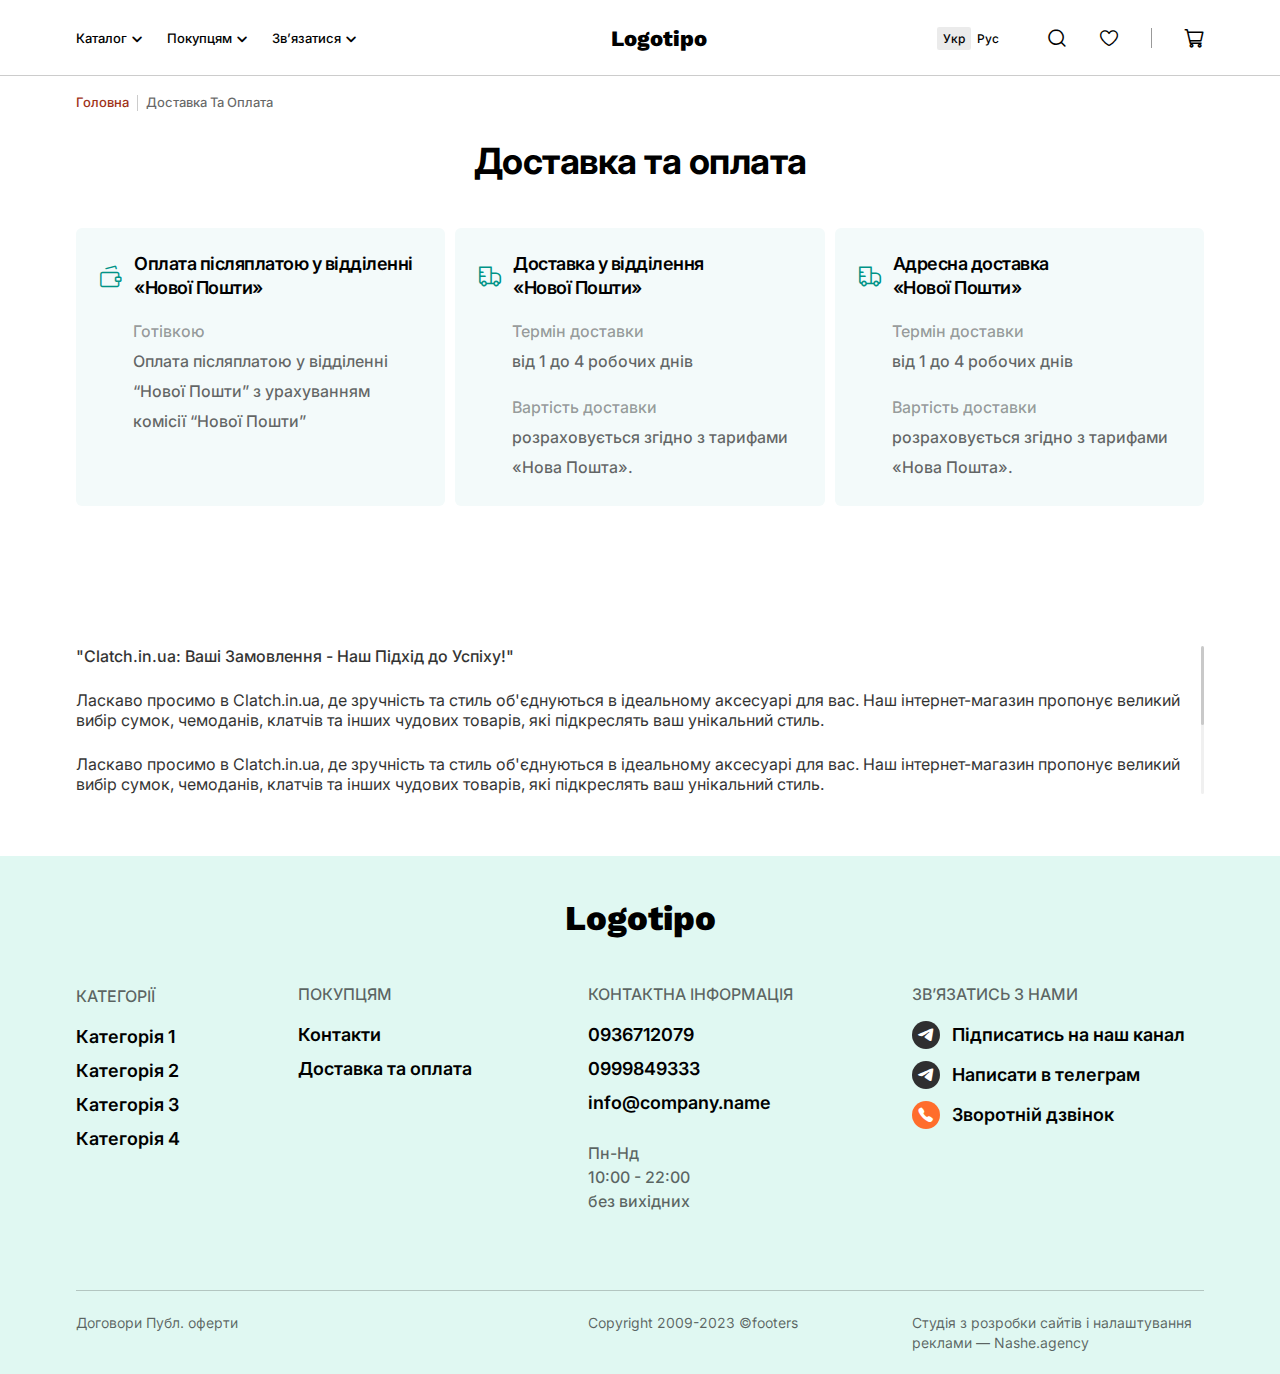
<file: delivery.html>
<!DOCTYPE html>
<html lang="uk">

<head>
	<title>Доставка та оплата </title>
	<meta charset="UTF-8">
	<meta name="format-detection" content="telephone=no">
	<!-- <style>body{opacity: 0;}</style> -->
	<link rel="stylesheet" href="css/style.min.css?_v=20240528093401">
	<link rel="shortcut icon" href="favicon.ico">
	<!-- <meta name="robots" content="noindex, nofollow"> -->
	<meta name="viewport" content="width=device-width, initial-scale=1, maximum-scale=1, minimum-scale=1, user-scalable=no">
</head>

<body>
	<div class="wrapper">
		<header data-scroll="100" data-scroll-show class="header">
			<div class="header__container">
				<div class="header__wrapper">
					<div class="header__mob">
						<button type="button" class="header__button icon-menu">
							<div class="header__button--icon"><span></span></div>
						</button>
					</div>
					<div data-da=".header,991.98,0" class="header__inner">
						<nav class="header__menu menu">
							<ul class="menu__list">
								<li data-hover data-spollers="991.98,max" data-one-spoller class="menu__item menu__item--hover">
									<details class="menu-spollers__body">
										<summary data-button class="menu__link menu__link--hover _icon-arrow-down_1">Каталог</summary>
										<div data-list class="menu__spollers menu-spollers menu-spollers--mob">
											<div class="menu-spollers__inner menu-spollers__inner--mob">
												<div data-spollers="991.98,max" class="menu-spollers__wrapper menu-spollers__wrapper--mob baron">
													<div class="menu-spollers__scroller baron__scroller">
														<details class="menu-spollers__details">
															<summary class="menu-spollers__title"><a href="">Назва категорії</a></summary>
															<ul class="menu-spollers__list">
																<li class="menu-spollers__item">
																	<a href="" class="menu-spollers__link">Категорія 1</a>
																</li>
																<li class="menu-spollers__item">
																	<a href="" class="menu-spollers__link">Категорія 2</a>
																</li>
																<li class="menu-spollers__item">
																	<a href="" class="menu-spollers__link">Категорія 3</a>
																</li>
																<li class="menu-spollers__item">
																	<a href="" class="menu-spollers__link">Категорія 4</a>
																</li>
																<li class="menu-spollers__item">
																	<a href="" class="menu-spollers__link">Категорія 5</a>
																</li>
															</ul>
														</details>
														<details class="menu-spollers__details">
															<summary class="menu-spollers__title"><a href="">Назва категорії</a></summary>
															<ul class="menu-spollers__list">
																<li class="menu-spollers__item">
																	<a href="" class="menu-spollers__link">Категорія 1</a>
																</li>
																<li class="menu-spollers__item">
																	<a href="" class="menu-spollers__link">Категорія 2</a>
																</li>
																<li class="menu-spollers__item">
																	<a href="" class="menu-spollers__link">Категорія 3</a>
																</li>
																<li class="menu-spollers__item">
																	<a href="" class="menu-spollers__link">Категорія 4</a>
																</li>
																<li class="menu-spollers__item">
																	<a href="" class="menu-spollers__link">Категорія 5</a>
																</li>
															</ul>
														</details>
													</div>
													<div class="baron__track">
														<div class="baron__bar"></div>
													</div>
												</div>
												<div class="menu-spollers__wrap">
													<a href="" class="menu-spollers__image--link">
														<div class="menu-spollers__image ibg lazy_image">
															<img data-src="img/main/menu-photo_01.webp" alt="">
														</div>
														<div class="menu-spollers__image--title">
															<p>Бестселлери</p>
														</div>
													</a>
													<a href="" class="menu-spollers__image--link">
														<div class="menu-spollers__image ibg lazy_image">
															<img data-src="img/main/menu-photo_02.webp" alt="">
														</div>
														<div class="menu-spollers__image--title">
															<p>Новинки</p>
														</div>
													</a>
												</div>
											</div>
										</div>
									</details>
								</li>
								<li data-hover class="menu__item menu__item--hover">
									<div class="menu-spollers__body">
										<div data-button class="menu__link menu__link--hover menu__link--mob _icon-arrow-down_1">Покупцям</div>
										<div data-list class="menu__spollers menu-spollers">
											<div class="menu-spollers__inner">
												<div class="menu-spollers__wrapper">
													<div class="menu-spollers__details">
														<div class="menu-spollers__title menu-spollers__title--mob">Покупцям</div>
														<ul class="menu-spollers__list">
															<li class="menu-spollers__item">
																<a href="" class="menu-spollers__link">Контакти</a>
															</li>
															<li class="menu-spollers__item">
																<a href="" class="menu-spollers__link">Доставка та оплата</a>
															</li>
														</ul>
													</div>
												</div>
											</div>
										</div>
									</div>
								</li>
								<li data-hover data-da=".menu__bottom,991.98,1" class="menu__item menu__item--hover">
									<div class="menu-spollers__body">
										<div data-button class="menu__link menu__link--hover menu__link--mob _icon-arrow-down_1">Звʼязатися</div>
										<div data-list class="menu__spollers menu-spollers">
											<div class="menu-spollers__inner">
												<div class="menu-spollers__wrapper">
													<div class="menu-spollers__details">
														<div class="menu-spollers__title menu-spollers__title--mob">Звʼязатись</div>
														<ul class="menu-spollers__list menu-spollers__list--mob">
															<li class="menu-spollers__item menu-spollers__item--mob">
																<a href="" class="menu-spollers__link menu-spollers__link--icon _icon-telegram">Підписатись на наш канал</a>
															</li>
															<li class="menu-spollers__item menu-spollers__item--mob">
																<a href="" class="menu-spollers__link menu-spollers__link--icon _icon-telegram">Написати в телеграм</a>
															</li>
															<li class="menu-spollers__item menu-spollers__item--mob">
																<a href="" class="menu-spollers__link menu-spollers__link--icon _icon-phone">Зворотній дзвінок</a>
															</li>
														</ul>
													</div>
												</div>
											</div>
										</div>
									</div>
								</li>
							</ul>
							<ul class="menu__bottom"></ul>
						</nav>
					</div>
					<a href="" class="header__logo">Logotipo</a>
					<div class="header__block">
						<div data-da=".menu__bottom,991.98,0" class="header__language language">
							<div class="language__item">
								<div class="language__link _active">Укр</div>
							</div>
							<div class="language__item">
								<div class="language__link">Рус</div>
							</div>
						</div>
						<div class="header__actions">
							<button type="button" class="header__icon button-search _icon-search"></button>
							<a href="" data-da=".header__mob,991.98,1" class="header__icon _icon-favorite"></a>
							<button type="button" class="header__icon _icon-cart"></button>
						</div>
					</div>
				</div>
			</div>
		</header>
		<main>
			<section class="breadcrumb">
				<div class="breadcrumb__container">
					<div class="breadcrumb__wrapper">
						<ul class="breadcrumb__list">
							<li class="breadcrumb__item"><a href="" class="breadcrumb__link">Головна</a></li>
							<li class="breadcrumb__item"><span class="breadcrumb__active">Доставка та оплата </span></li>
						</ul>
					</div>
				</div>
			</section>
			<section class="delivery-page">
				<div class="delivery-page__container">
					<h1 class="delivery-page__title--top">Доставка та оплата</h1>
					<div class="delivery-page__wrapper">
						<div class="delivery-page__item">
							<div class="delivery-page__top">
								<div class="delivery-page__icon _icon-wallet"></div>
								<h4 class="delivery-page__title">Оплата післяплатою у відділенні <span>«Нової Пошти»</span></h4>
							</div>
							<div class="delivery-page__list">
								<div class="delivery-page__data">
									<div class="delivery-page__label">Готівкою</div>
									<div class="delivery-page__text">Оплата післяплатою у відділенні “Нової Пошти” з урахуванням комісії “Нової Пошти”</div>
								</div>
							</div>
						</div>
						<div class="delivery-page__item">
							<div class="delivery-page__top">
								<div class="delivery-page__icon _icon-delivery"></div>
								<h4 class="delivery-page__title">Доставка у відділення <span>«Нової Пошти»</span></h4>
							</div>
							<div class="delivery-page__list">
								<div class="delivery-page__data">
									<div class="delivery-page__label">Термін доставки</div>
									<div class="delivery-page__text">від 1 до 4 робочих днів</div>
								</div>
								<div class="delivery-page__data">
									<div class="delivery-page__label">Вартість доставки</div>
									<div class="delivery-page__text">розраховується згідно з тарифами «Нова Пошта».</div>
								</div>
							</div>
						</div>
						<div class="delivery-page__item">
							<div class="delivery-page__top">
								<div class="delivery-page__icon _icon-delivery"></div>
								<h4 class="delivery-page__title">Адресна доставка <span>«Нової Пошти»</span></h4>
							</div>
							<div class="delivery-page__list">
								<div class="delivery-page__data">
									<div class="delivery-page__label">Термін доставки</div>
									<div class="delivery-page__text">від 1 до 4 робочих днів</div>
								</div>
								<div class="delivery-page__data">
									<div class="delivery-page__label">Вартість доставки</div>
									<div class="delivery-page__text">розраховується згідно з тарифами «Нова Пошта».</div>
								</div>
							</div>
						</div>
					</div>
				</div>
			</section>
			<section class="content">
				<div class="content__container">
					<div class="content__wrapper baron">
						<div class="content__body baron__scroller">
							<p><strong>"Clatch.in.ua: Ваші Замовлення - Наш Підхід до Успіху!"</strong></p>
							<p>Ласкаво просимо в Clatch.in.ua, де зручність та стиль об'єднуються в ідеальному аксесуарі для вас. Наш інтернет-магазин пропонує великий вибір сумок, чемоданів, клатчів та інших чудових товарів, які підкреслять ваш унікальний стиль.</p>
							<p>Ласкаво просимо в Clatch.in.ua, де зручність та стиль об'єднуються в ідеальному аксесуарі для вас. Наш інтернет-магазин пропонує великий вибір сумок, чемоданів, клатчів та інших чудових товарів, які підкреслять ваш унікальний стиль.</p>
							<p>Ласкаво просимо в Clatch.in.ua, де зручність та стиль об'єднуються в ідеальному аксесуарі для вас. Наш інтернет-магазин пропонує великий вибір сумок, чемоданів, клатчів та інших чудових товарів, які підкреслять ваш унікальний стиль.</p>
							<p>Ласкаво просимо в Clatch.in.ua, де зручність та стиль об'єднуються в ідеальному аксесуарі для вас. Наш інтернет-магазин пропонує великий вибір сумок, чемоданів, клатчів та інших чудових товарів, які підкреслять ваш унікальний стиль.</p>
						</div>
						<div class="baron__track">
							<div class="baron__bar"></div>
						</div>
					</div>
				</div>
			</section>
		</main>
		<footer class="footer">
			<div class="footer__container">
				<div class="footer__main">
					<div class="footer__top">
						<a href="" class="footer__logo">Logotipo</a>
					</div>
					<nav class="footer__nav">
						<div class="footer__list">
							<div class="footer__column">
								<a href="" class="footer__title footer__title--mod">категорії</a>
								<ul class="footer__menu">
									<li class="footer__item">
										<a href="" class="footer__link">Категорія 1</a>
									</li>
									<li class="footer__item">
										<a href="" class="footer__link">Категорія 2</a>
									</li>
									<li class="footer__item">
										<a href="" class="footer__link">Категорія 3</a>
									</li>
									<li class="footer__item">
										<a href="" class="footer__link">Категорія 4</a>
									</li>
								</ul>
							</div>
							<div class="footer__column">
								<div class="footer__title">покупцям</div>
								<ul class="footer__menu">
									<li class="footer__item">
										<a href="" class="footer__link">Контакти</a>
									</li>
									<li class="footer__item">
										<a href="" class="footer__link">Доставка та оплата</a>
									</li>
								</ul>
							</div>
						</div>
						<div class="footer__list footer__list--last">
							<div class="footer__column">
								<div class="footer__title">контактна інформація</div>
								<div class="footer__mob">
									<ul class="footer__menu">
										<li class="footer__item">
											<a href="tel:+380936712079" class="footer__link">0936712079</a>
										</li>
										<li class="footer__item">
											<a href="tel:+380999849333" class="footer__link">0999849333</a>
										</li>
										<li class="footer__item">
											<a href="mailto:+info@company.name" class="footer__link">info@company.name</a>
										</li>
									</ul>
									<div class="footer__info">
										<p>Пн-Нд <br>
											10:00 - 22:00 <br>
											без вихідних</p>
									</div>
								</div>
							</div>
							<div class="footer__column footer__column--contact">
								<div class="footer__title">Звʼязатись з нами</div>
								<ul class="footer__menu">
									<li class="footer__item">
										<a href="" class="footer__link _icon-telegram">Підписатись на наш канал</a>
									</li>
									<li class="footer__item">
										<a href="" class="footer__link _icon-telegram">Написати в телеграм</a>
									</li>
									<li class="footer__item">
										<a href="" class="footer__link _icon-phone">Зворотній дзвінок</a>
									</li>
								</ul>
							</div>
						</div>
					</nav>
				</div>
				<div class="footer__bottom">
					<div class="footer__bottom--col">
						<a href="" class="footer__bottom--link">Договори Публ. оферти</a>
					</div>
					<div class="footer__bottom--last">
						<div class="footer__copyright">
							<p>Copyright 2009-2023 ©footers</p>
						</div>
						<div class="footer__copyright">
							<p>Студія з розробки сайтів і налаштування реклами — Nashe.agency</p>
						</div>
					</div>
				</div>
			</div>
		</footer>
	</div>
	<div class="popup popup-search">
		<div class="popup-search__wrapper">
			<div class="popup__content popup-search__content">
				<div class="popup-search__top">
					<div class="popup-search__search search">
						<form action="#" class="search__form">
							<div data-desktop="Напишіть, що ви шукаєте (назва або код товару)" data-mobile="Напишіть, що ви шукаєте" class="search__placeholder"></div>
							<input type="text" name="search" class="search__input">
							<button type="submit" class="search__button _icon-search"></button>
							<button type="button" class="search__clear">Очистити</button>
						</form>
					</div>
					<button data-close type="button" class="popup-search__close button-search-close _icon-close"></button>
				</div>
				<div class="popup-search__body">
					<div class="popup-search__column">
						<h4 class="popup-search__title">Ви нещодавно шукали</h4>
						<ul class="popup-search__list">
							<li class="popup-search__item">
								<a href="" class="popup-search__link">Легінси з кашеміру в рубчик</a>
							</li>
							<li class="popup-search__item">
								<a href="" class="popup-search__link">Легінси утеплені</a>
							</li>
							<li class="popup-search__item">
								<a href="" class="popup-search__link">Легінси утеплені</a>
							</li>
							<li class="popup-search__item">
								<a href="" class="popup-search__link">Легінси з кашеміру в рубчик</a>
							</li>
						</ul>
					</div>
					<div class="popup-search__column">
						<h4 class="popup-search__title">Тренди пошуку</h4>
						<ul class="popup-search__list">
							<li class="popup-search__item">
								<a href="" class="popup-search__link">Легінси зі штучної шкіри</a>
							</li>
							<li class="popup-search__item">
								<a href="" class="popup-search__link">Легінси утеплені</a>
							</li>
							<li class="popup-search__item">
								<a href="" class="popup-search__link">Легінси зі штучної шкіри</a>
							</li>
							<li class="popup-search__item">
								<a href="" class="popup-search__link">Легінси з кашеміру в рубчик</a>
							</li>
						</ul>
					</div>
				</div>
				<!-- Блок popup-search__body--not добавляется вместо блока popup-search__body, если не найдено результатов
				<div class="popup-search__body--not">
				<div class="popup-search__title--main">Не знайдено результатів для ʼпомаранчевіʼ</div>
			</div>
			-->
				<div class="popup-search__product">
					<div class="product__top">
						<h2 class="product__title--top">Тенденції, які найчастіше шукають</h2>
					</div>
					<div class="product__slider swiper">
						<div class="product__wrapper swiper-wrapper">
							<div class="product__slide swiper-slide">
								<div class="product__wrap">
									<div class="product__inner">
										<div class="product__label--wrap">
											<div class="product__label">New</div>
										</div>
										<button type="button" class="product__favorite _icon-favorite active"></button>
									</div>
									<a href="" class="product__image lazy_image">
										<img data-src="img/products/product_01.webp" alt="">
									</a>
									<div class="product__main">
										<div class="product__row">
											<a href="" class="product__title">Назва Товару</a>
											<div class="product__copy">
												<div class="product__code--wrap">
													<div class="product__code--text">Код: <span class="product__code">1533277</span></div>
												</div>
												<button type="button" class="product__icon _icon-copy"></button>
											</div>
										</div>
										<div class="product__bottom">
											<div class="product__rating rating">
												<div class="rating__block">
													<div class="rating__star _icon-star"></div>
													<div class="rating__star _icon-star"></div>
													<div class="rating__star _icon-star"></div>
													<div class="rating__star _icon-star"></div>
													<div class="rating__star _icon-star hide"></div>
												</div>
												<div class="rating__total">5 відгуків</div>
											</div>
											<div class="product__price--wrap">
												<div class="product__price">803 ₴</div>
												<div class="product__price--old">1220 ₴</div>
											</div>
											<button data-popup="#popup-quick-order" type="button" class="product__buy btn">Швидке замовлення</button>
										</div>
									</div>
								</div>
							</div>
							<div class="product__slide swiper-slide">
								<div class="product__wrap">
									<div class="product__inner">
										<div class="product__label--wrap">
											<div class="product__label">New</div>
										</div>
										<button type="button" class="product__favorite _icon-favorite"></button>
									</div>
									<a href="" class="product__image lazy_image">
										<img data-src="img/products/product_02.webp" alt="">
									</a>
									<div class="product__main">
										<div class="product__row">
											<a href="" class="product__title">Назва Товару Назва Товару Назва Товару Назва Товару Назва Товару</a>
											<div class="product__copy">
												<div class="product__code--wrap">
													<div class="product__code--text">Код: <span class="product__code">1533277</span></div>
												</div>
												<button type="button" class="product__icon _icon-copy"></button>
											</div>
										</div>
										<div class="product__bottom">
											<div class="product__rating rating">
												<div class="rating__block">
													<div class="rating__star _icon-star"></div>
													<div class="rating__star _icon-star"></div>
													<div class="rating__star _icon-star"></div>
													<div class="rating__star _icon-star"></div>
													<div class="rating__star _icon-star"></div>
												</div>
												<div class="rating__total">5 відгуків</div>
											</div>
											<div class="product__price--wrap">
												<div class="product__price">803 ₴</div>
												<div class="product__price--old">1220 ₴</div>
											</div>
											<button data-popup="#popup-quick-order" type="button" class="product__buy btn">Швидке замовлення</button>
										</div>
									</div>
								</div>
							</div>
							<div class="product__slide swiper-slide">
								<div class="product__wrap">
									<div class="product__inner">
										<div class="product__label--wrap">
											<div class="product__label">New</div>
										</div>
										<button type="button" class="product__favorite _icon-favorite"></button>
									</div>
									<a href="" class="product__image lazy_image">
										<img data-src="img/products/product_03.webp" alt="">
									</a>
									<div class="product__main">
										<div class="product__row">
											<a href="" class="product__title">Назва Товару</a>
											<div class="product__copy">
												<div class="product__code--wrap">
													<div class="product__code--text">Код: <span class="product__code">1533277</span></div>
												</div>
												<button type="button" class="product__icon _icon-copy"></button>
											</div>
										</div>
										<div class="product__bottom">
											<div class="product__rating rating">
												<div class="rating__block">
													<div class="rating__star _icon-star"></div>
													<div class="rating__star _icon-star"></div>
													<div class="rating__star _icon-star"></div>
													<div class="rating__star _icon-star"></div>
													<div class="rating__star _icon-star"></div>
												</div>
												<div class="rating__total">5 відгуків</div>
											</div>
											<div class="product__price--wrap">
												<div class="product__price">803 ₴</div>
												<div class="product__price--old">1220 ₴</div>
											</div>
											<button data-popup="#popup-quick-order" type="button" class="product__buy btn">Швидке замовлення</button>
										</div>
									</div>
								</div>
							</div>
							<div class="product__slide swiper-slide">
								<div class="product__wrap">
									<div class="product__inner">
										<div class="product__label--wrap">
											<div class="product__label">New</div>
										</div>
										<button type="button" class="product__favorite _icon-favorite"></button>
									</div>
									<a href="" class="product__image lazy_image">
										<img data-src="img/products/product_04.webp" alt="">
									</a>
									<div class="product__main">
										<div class="product__row">
											<a href="" class="product__title">Назва Товару</a>
											<div class="product__copy">
												<div class="product__code--wrap">
													<div class="product__code--text">Код: <span class="product__code">1533277</span></div>
												</div>
												<button type="button" class="product__icon _icon-copy"></button>
											</div>
										</div>
										<div class="product__bottom">
											<div class="product__rating rating">
												<div class="rating__block">
													<div class="rating__star _icon-star"></div>
													<div class="rating__star _icon-star"></div>
													<div class="rating__star _icon-star"></div>
													<div class="rating__star _icon-star"></div>
													<div class="rating__star _icon-star"></div>
												</div>
												<div class="rating__total">5 відгуків</div>
											</div>
											<div class="product__price--wrap">
												<div class="product__price">803 ₴</div>
												<div class="product__price--old">1220 ₴</div>
											</div>
											<button data-popup="#popup-quick-order" type="button" class="product__buy btn">Швидке замовлення</button>
										</div>
									</div>
								</div>
							</div>
							<div class="product__slide swiper-slide">
								<div class="product__wrap">
									<div class="product__inner">
										<div class="product__label--wrap">
											<div class="product__label">New</div>
										</div>
										<button type="button" class="product__favorite _icon-favorite"></button>
									</div>
									<a href="" class="product__image lazy_image">
										<img data-src="img/products/product_03.webp" alt="">
									</a>
									<div class="product__main">
										<div class="product__row">
											<a href="" class="product__title">Назва Товару</a>
											<div class="product__copy">
												<div class="product__code--wrap">
													<div class="product__code--text">Код: <span class="product__code">1533277</span></div>
												</div>
												<button type="button" class="product__icon _icon-copy"></button>
											</div>
										</div>
										<div class="product__bottom">
											<div class="product__rating rating">
												<div class="rating__block">
													<div class="rating__star _icon-star"></div>
													<div class="rating__star _icon-star"></div>
													<div class="rating__star _icon-star"></div>
													<div class="rating__star _icon-star"></div>
													<div class="rating__star _icon-star"></div>
												</div>
												<div class="rating__total">5 відгуків</div>
											</div>
											<div class="product__price--wrap">
												<div class="product__price">803 ₴</div>
												<div class="product__price--old">1220 ₴</div>
											</div>
											<button data-popup="#popup-quick-order" type="button" class="product__buy btn">Швидке замовлення</button>
										</div>
									</div>
								</div>
							</div>
							<div class="product__slide swiper-slide">
								<div class="product__wrap">
									<div class="product__inner">
										<div class="product__label--wrap">
											<div class="product__label">New</div>
										</div>
										<button type="button" class="product__favorite _icon-favorite"></button>
									</div>
									<a href="" class="product__image lazy_image">
										<img data-src="img/products/product_04.webp" alt="">
									</a>
									<div class="product__main">
										<div class="product__row">
											<a href="" class="product__title">Назва Товару</a>
											<div class="product__copy">
												<div class="product__code--wrap">
													<div class="product__code--text">Код: <span class="product__code">1533277</span></div>
												</div>
												<button type="button" class="product__icon _icon-copy"></button>
											</div>
										</div>
										<div class="product__bottom">
											<div class="product__rating rating">
												<div class="rating__block">
													<div class="rating__star _icon-star"></div>
													<div class="rating__star _icon-star"></div>
													<div class="rating__star _icon-star"></div>
													<div class="rating__star _icon-star"></div>
													<div class="rating__star _icon-star"></div>
												</div>
												<div class="rating__total">5 відгуків</div>
											</div>
											<div class="product__price--wrap">
												<div class="product__price">803 ₴</div>
												<div class="product__price--old">1220 ₴</div>
											</div>
											<button data-popup="#popup-quick-order" type="button" class="product__buy btn">Швидке замовлення</button>
										</div>
									</div>
								</div>
							</div>
						</div>
						<button type="button" class="product__swiper-button product__swiper-button-prev _icon-arrow-btn"></button>
						<button type="button" class="product__swiper-button product__swiper-button-next _icon-arrow-btn"></button>
					</div>
				</div>
			</div>
		</div>
	</div>
	<script src="js/app.min.js?_v=20240528093401"></script>
</body>

</html>
</file>
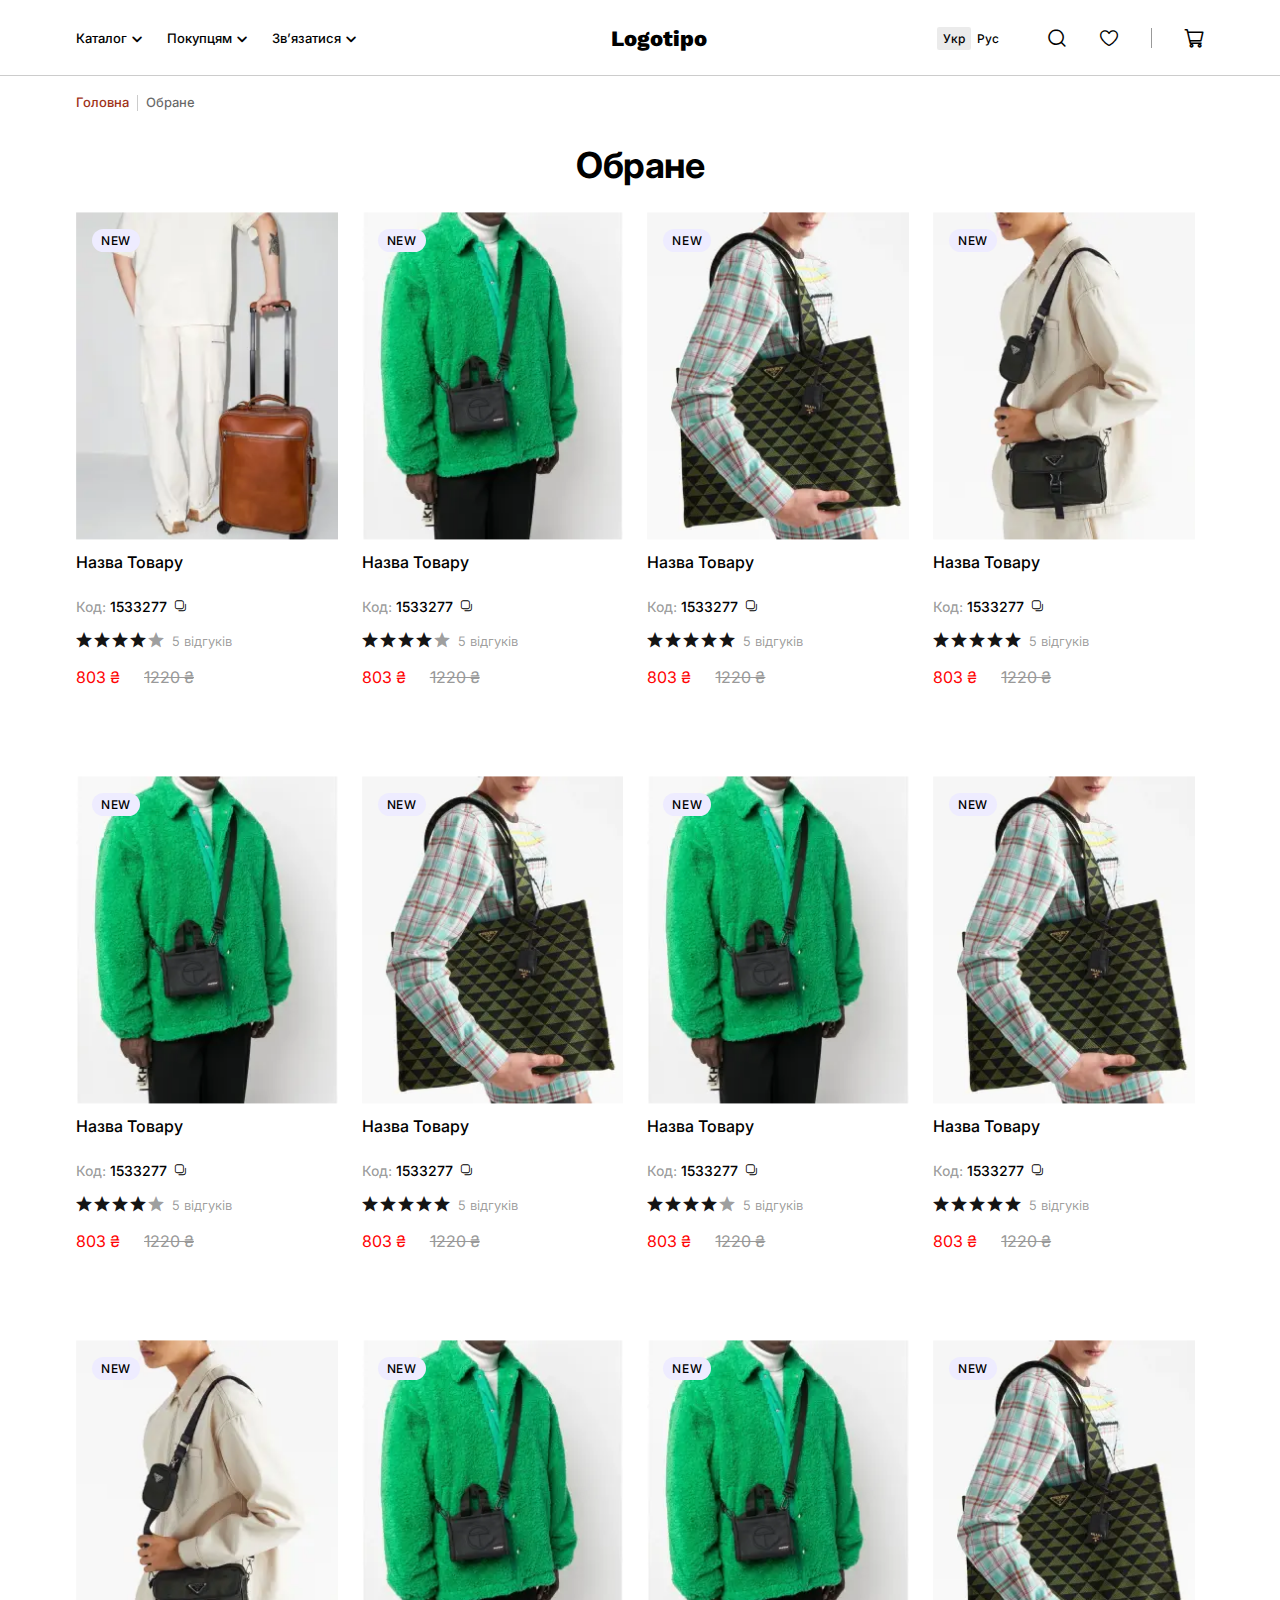
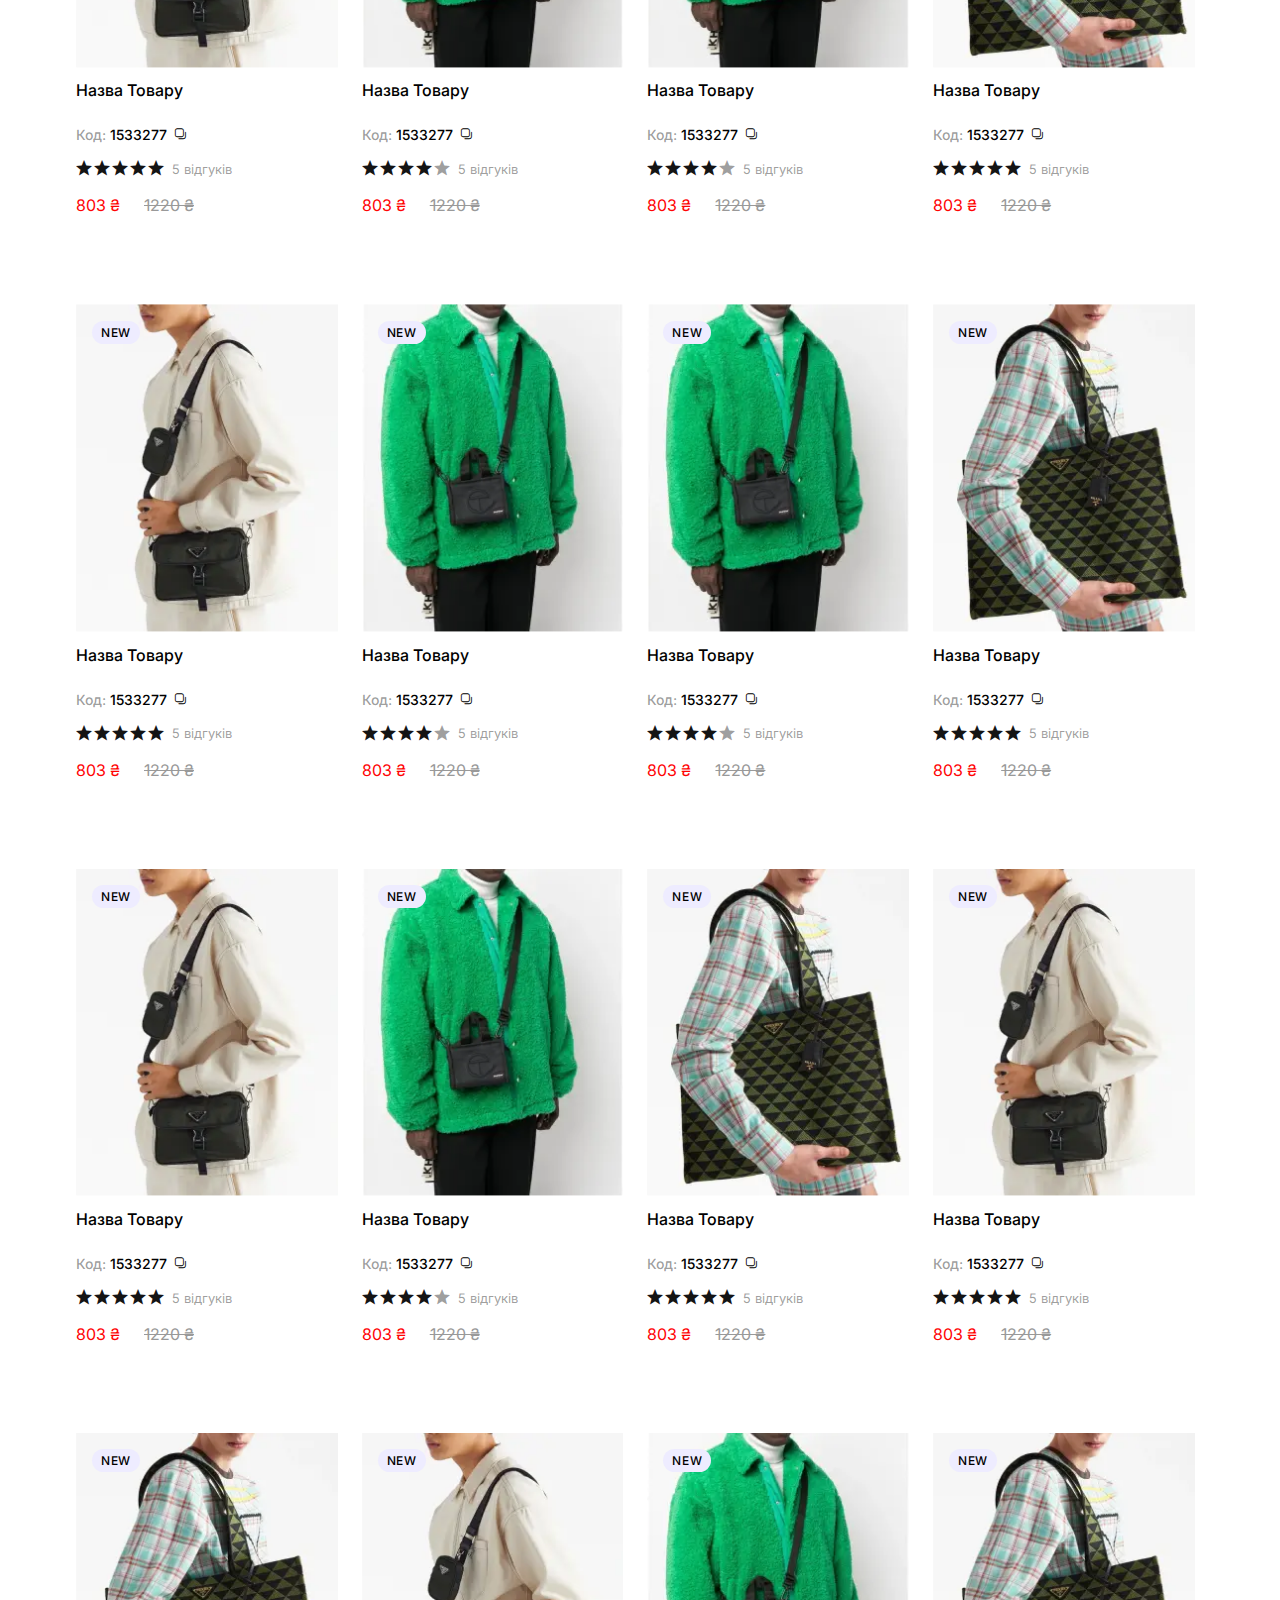
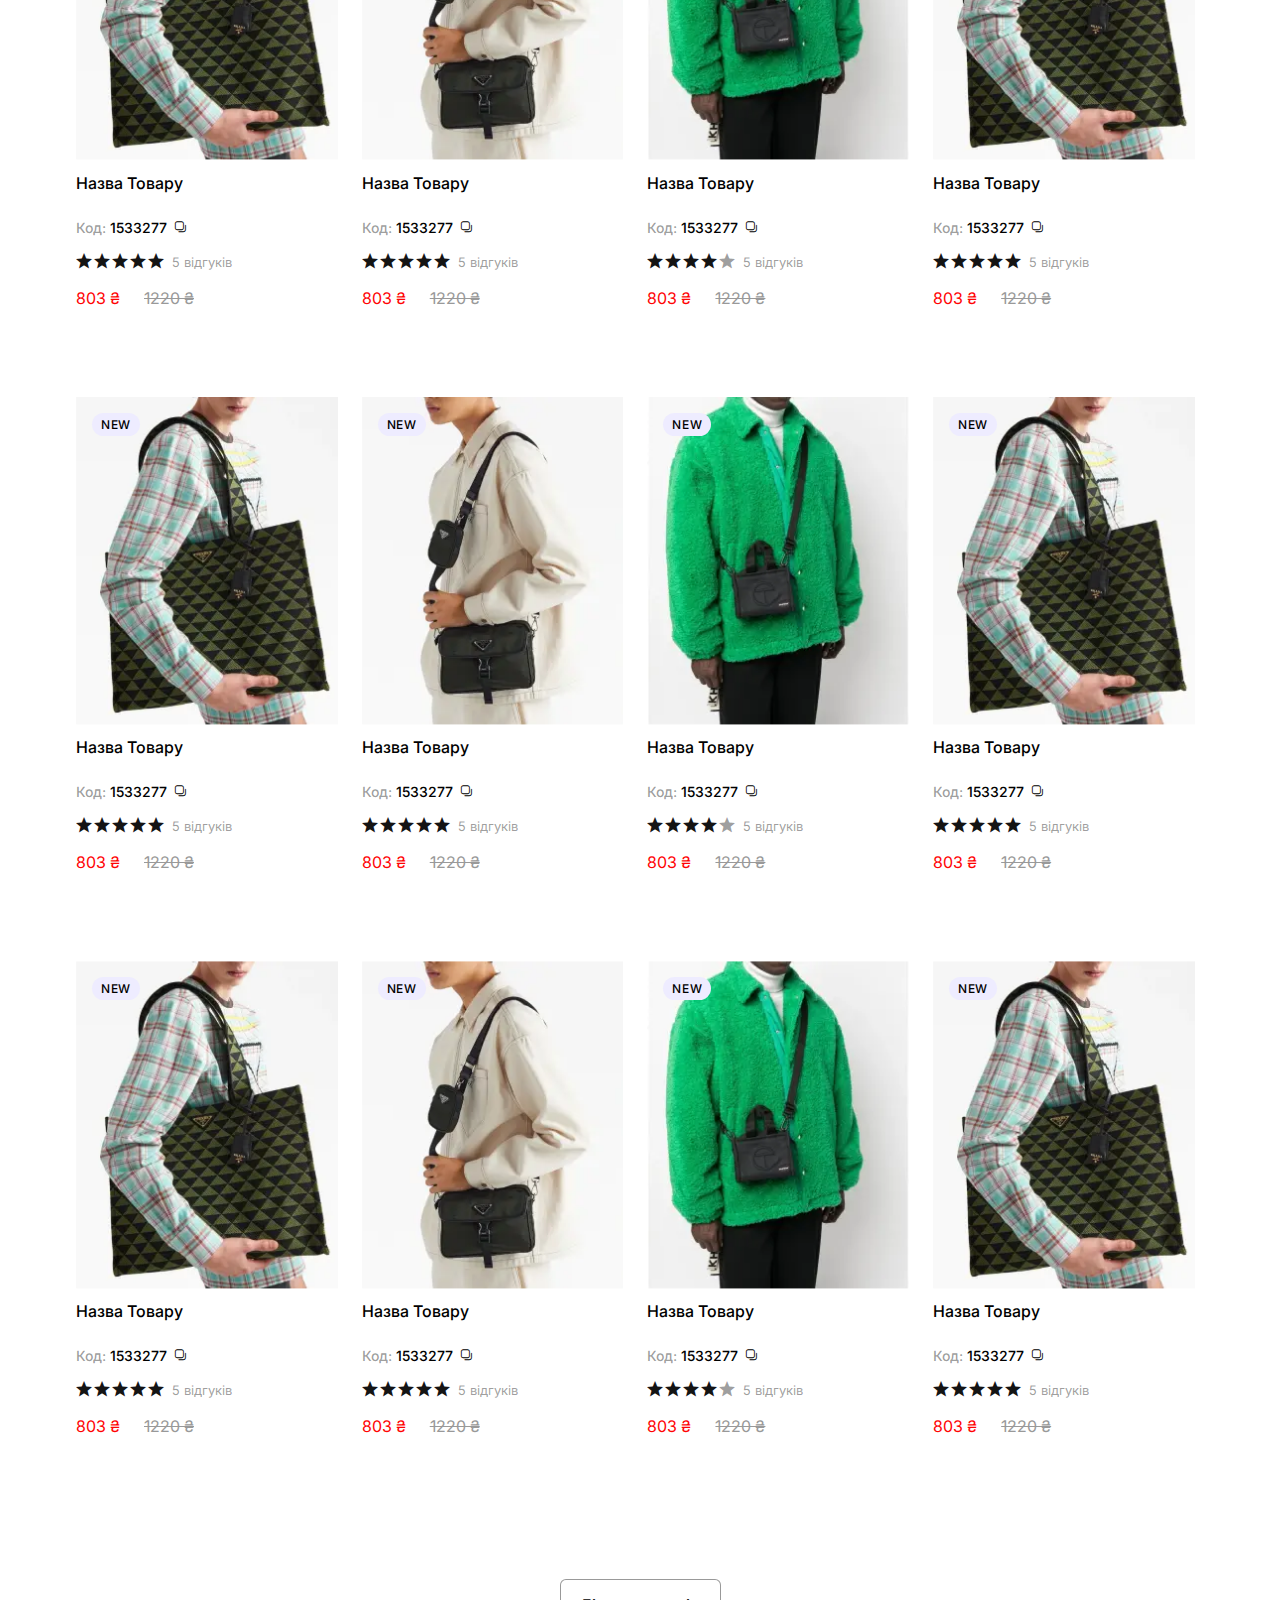
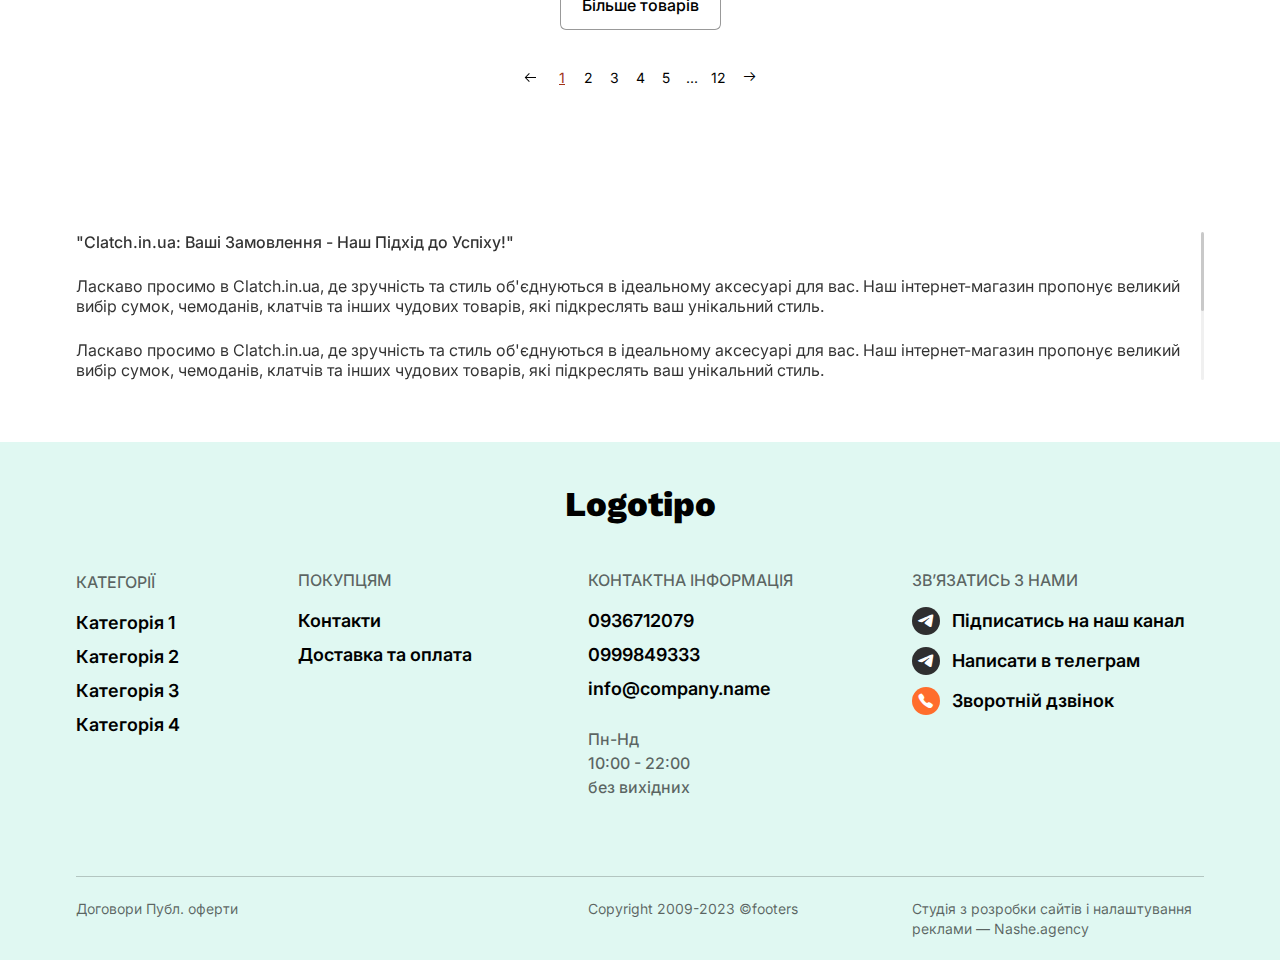
<file: favorits.html>
<!DOCTYPE html>
<html lang="uk">

<head>
	<title>Обране</title>
	<meta charset="UTF-8">
	<meta name="format-detection" content="telephone=no">
	<!-- <style>body{opacity: 0;}</style> -->
	<link rel="stylesheet" href="css/style.min.css?_v=20240528093401">
	<link rel="shortcut icon" href="favicon.ico">
	<!-- <meta name="robots" content="noindex, nofollow"> -->
	<meta name="viewport" content="width=device-width, initial-scale=1, maximum-scale=1, minimum-scale=1, user-scalable=no">
</head>

<body>
	<div class="wrapper">
		<header data-scroll="100" data-scroll-show class="header">
			<div class="header__container">
				<div class="header__wrapper">
					<div class="header__mob">
						<button type="button" class="header__button icon-menu">
							<div class="header__button--icon"><span></span></div>
						</button>
					</div>
					<div data-da=".header,991.98,0" class="header__inner">
						<nav class="header__menu menu">
							<ul class="menu__list">
								<li data-hover data-spollers="991.98,max" data-one-spoller class="menu__item menu__item--hover">
									<details class="menu-spollers__body">
										<summary data-button class="menu__link menu__link--hover _icon-arrow-down_1">Каталог</summary>
										<div data-list class="menu__spollers menu-spollers menu-spollers--mob">
											<div class="menu-spollers__inner menu-spollers__inner--mob">
												<div data-spollers="991.98,max" class="menu-spollers__wrapper menu-spollers__wrapper--mob baron">
													<div class="menu-spollers__scroller baron__scroller">
														<details class="menu-spollers__details">
															<summary class="menu-spollers__title"><a href="">Назва категорії</a></summary>
															<ul class="menu-spollers__list">
																<li class="menu-spollers__item">
																	<a href="" class="menu-spollers__link">Категорія 1</a>
																</li>
																<li class="menu-spollers__item">
																	<a href="" class="menu-spollers__link">Категорія 2</a>
																</li>
																<li class="menu-spollers__item">
																	<a href="" class="menu-spollers__link">Категорія 3</a>
																</li>
																<li class="menu-spollers__item">
																	<a href="" class="menu-spollers__link">Категорія 4</a>
																</li>
																<li class="menu-spollers__item">
																	<a href="" class="menu-spollers__link">Категорія 5</a>
																</li>
															</ul>
														</details>
														<details class="menu-spollers__details">
															<summary class="menu-spollers__title"><a href="">Назва категорії</a></summary>
															<ul class="menu-spollers__list">
																<li class="menu-spollers__item">
																	<a href="" class="menu-spollers__link">Категорія 1</a>
																</li>
																<li class="menu-spollers__item">
																	<a href="" class="menu-spollers__link">Категорія 2</a>
																</li>
																<li class="menu-spollers__item">
																	<a href="" class="menu-spollers__link">Категорія 3</a>
																</li>
																<li class="menu-spollers__item">
																	<a href="" class="menu-spollers__link">Категорія 4</a>
																</li>
																<li class="menu-spollers__item">
																	<a href="" class="menu-spollers__link">Категорія 5</a>
																</li>
															</ul>
														</details>
													</div>
													<div class="baron__track">
														<div class="baron__bar"></div>
													</div>
												</div>
												<div class="menu-spollers__wrap">
													<a href="" class="menu-spollers__image--link">
														<div class="menu-spollers__image ibg lazy_image">
															<img data-src="img/main/menu-photo_01.webp" alt="">
														</div>
														<div class="menu-spollers__image--title">
															<p>Бестселлери</p>
														</div>
													</a>
													<a href="" class="menu-spollers__image--link">
														<div class="menu-spollers__image ibg lazy_image">
															<img data-src="img/main/menu-photo_02.webp" alt="">
														</div>
														<div class="menu-spollers__image--title">
															<p>Новинки</p>
														</div>
													</a>
												</div>
											</div>
										</div>
									</details>
								</li>
								<li data-hover class="menu__item menu__item--hover">
									<div class="menu-spollers__body">
										<div data-button class="menu__link menu__link--hover menu__link--mob _icon-arrow-down_1">Покупцям</div>
										<div data-list class="menu__spollers menu-spollers">
											<div class="menu-spollers__inner">
												<div class="menu-spollers__wrapper">
													<div class="menu-spollers__details">
														<div class="menu-spollers__title menu-spollers__title--mob">Покупцям</div>
														<ul class="menu-spollers__list">
															<li class="menu-spollers__item">
																<a href="" class="menu-spollers__link">Контакти</a>
															</li>
															<li class="menu-spollers__item">
																<a href="" class="menu-spollers__link">Доставка та оплата</a>
															</li>
														</ul>
													</div>
												</div>
											</div>
										</div>
									</div>
								</li>
								<li data-hover data-da=".menu__bottom,991.98,1" class="menu__item menu__item--hover">
									<div class="menu-spollers__body">
										<div data-button class="menu__link menu__link--hover menu__link--mob _icon-arrow-down_1">Звʼязатися</div>
										<div data-list class="menu__spollers menu-spollers">
											<div class="menu-spollers__inner">
												<div class="menu-spollers__wrapper">
													<div class="menu-spollers__details">
														<div class="menu-spollers__title menu-spollers__title--mob">Звʼязатись</div>
														<ul class="menu-spollers__list menu-spollers__list--mob">
															<li class="menu-spollers__item menu-spollers__item--mob">
																<a href="" class="menu-spollers__link menu-spollers__link--icon _icon-telegram">Підписатись на наш канал</a>
															</li>
															<li class="menu-spollers__item menu-spollers__item--mob">
																<a href="" class="menu-spollers__link menu-spollers__link--icon _icon-telegram">Написати в телеграм</a>
															</li>
															<li class="menu-spollers__item menu-spollers__item--mob">
																<a href="" class="menu-spollers__link menu-spollers__link--icon _icon-phone">Зворотній дзвінок</a>
															</li>
														</ul>
													</div>
												</div>
											</div>
										</div>
									</div>
								</li>
							</ul>
							<ul class="menu__bottom"></ul>
						</nav>
					</div>
					<a href="" class="header__logo">Logotipo</a>
					<div class="header__block">
						<div data-da=".menu__bottom,991.98,0" class="header__language language">
							<div class="language__item">
								<div class="language__link _active">Укр</div>
							</div>
							<div class="language__item">
								<div class="language__link">Рус</div>
							</div>
						</div>
						<div class="header__actions">
							<button type="button" class="header__icon button-search _icon-search"></button>
							<a href="" data-da=".header__mob,991.98,1" class="header__icon _icon-favorite"></a>
							<button type="button" class="header__icon _icon-cart"></button>
						</div>
					</div>
				</div>
			</div>
		</header>
		<main>
			<section class="breadcrumb">
				<div class="breadcrumb__container">
					<div class="breadcrumb__wrapper">
						<ul class="breadcrumb__list">
							<li class="breadcrumb__item"><a href="" class="breadcrumb__link">Головна</a></li>
							<li class="breadcrumb__item"><span class="breadcrumb__active">Обране</span></li>
						</ul>
					</div>
				</div>
			</section>
			<section class="catalog">
				<div class="catalog__container">
					<h2 class="catalog__title">Обране</h2>
					<div class="catalog__wrapper">
						<div class="product__wrap">
							<div class="product__inner">
								<div class="product__label--wrap">
									<div class="product__label">New</div>
								</div>
								<button type="button" class="product__favorite _icon-favorite active"></button>
							</div>
							<a href="" class="product__image lazy_image">
								<img data-src="img/products/product_01.webp" alt="">
							</a>
							<div class="product__main">
								<div class="product__row">
									<a href="" class="product__title">Назва Товару</a>
									<div class="product__copy">
										<div class="product__code--wrap">
											<div class="product__code--text">Код: <span class="product__code">1533277</span></div>
										</div>
										<button type="button" class="product__icon _icon-copy"></button>
									</div>
								</div>
								<div class="product__bottom">
									<div class="product__rating rating">
										<div class="rating__block">
											<div class="rating__star _icon-star"></div>
											<div class="rating__star _icon-star"></div>
											<div class="rating__star _icon-star"></div>
											<div class="rating__star _icon-star"></div>
											<div class="rating__star _icon-star hide"></div>
										</div>
										<div class="rating__total">5 відгуків</div>
									</div>
									<div class="product__price--wrap">
										<div class="product__price">803 ₴</div>
										<div class="product__price--old">1220 ₴</div>
									</div>
									<button data-popup="#popup-quick-order" type="button" class="product__buy btn">Швидке замовлення</button>
								</div>
							</div>
						</div>
						<div class="product__wrap">
							<div class="product__inner">
								<div class="product__label--wrap">
									<div class="product__label">New</div>
								</div>
								<button type="button" class="product__favorite _icon-favorite active"></button>
							</div>
							<a href="" class="product__image lazy_image">
								<img data-src="img/products/product_02.webp" alt="">
							</a>
							<div class="product__main">
								<div class="product__row">
									<a href="" class="product__title">Назва Товару</a>
									<div class="product__copy">
										<div class="product__code--wrap">
											<div class="product__code--text">Код: <span class="product__code">1533277</span></div>
										</div>
										<button type="button" class="product__icon _icon-copy"></button>
									</div>
								</div>
								<div class="product__bottom">
									<div class="product__rating rating">
										<div class="rating__block">
											<div class="rating__star _icon-star"></div>
											<div class="rating__star _icon-star"></div>
											<div class="rating__star _icon-star"></div>
											<div class="rating__star _icon-star"></div>
											<div class="rating__star _icon-star hide"></div>
										</div>
										<div class="rating__total">5 відгуків</div>
									</div>
									<div class="product__price--wrap">
										<div class="product__price">803 ₴</div>
										<div class="product__price--old">1220 ₴</div>
									</div>
									<button data-popup="#popup-quick-order" type="button" class="product__buy btn">Швидке замовлення</button>
								</div>
							</div>
						</div>
						<div class="product__wrap">
							<div class="product__inner">
								<div class="product__label--wrap">
									<div class="product__label">New</div>
								</div>
								<button type="button" class="product__favorite _icon-favorite active"></button>
							</div>
							<a href="" class="product__image lazy_image">
								<img data-src="img/products/product_03.webp" alt="">
							</a>
							<div class="product__main">
								<div class="product__row">
									<a href="" class="product__title">Назва Товару</a>
									<div class="product__copy">
										<div class="product__code--wrap">
											<div class="product__code--text">Код: <span class="product__code">1533277</span></div>
										</div>
										<button type="button" class="product__icon _icon-copy"></button>
									</div>
								</div>
								<div class="product__bottom">
									<div class="product__rating rating">
										<div class="rating__block">
											<div class="rating__star _icon-star"></div>
											<div class="rating__star _icon-star"></div>
											<div class="rating__star _icon-star"></div>
											<div class="rating__star _icon-star"></div>
											<div class="rating__star _icon-star"></div>
										</div>
										<div class="rating__total">5 відгуків</div>
									</div>
									<div class="product__price--wrap">
										<div class="product__price">803 ₴</div>
										<div class="product__price--old">1220 ₴</div>
									</div>
									<button data-popup="#popup-quick-order" type="button" class="product__buy btn">Швидке замовлення</button>
								</div>
							</div>
						</div>
						<div class="product__wrap">
							<div class="product__inner">
								<div class="product__label--wrap">
									<div class="product__label">New</div>
								</div>
								<button type="button" class="product__favorite _icon-favorite active"></button>
							</div>
							<a href="" class="product__image lazy_image">
								<img data-src="img/products/product_04.webp" alt="">
							</a>
							<div class="product__main">
								<div class="product__row">
									<a href="" class="product__title">Назва Товару</a>
									<div class="product__copy">
										<div class="product__code--wrap">
											<div class="product__code--text">Код: <span class="product__code">1533277</span></div>
										</div>
										<button type="button" class="product__icon _icon-copy"></button>
									</div>
								</div>
								<div class="product__bottom">
									<div class="product__rating rating">
										<div class="rating__block">
											<div class="rating__star _icon-star"></div>
											<div class="rating__star _icon-star"></div>
											<div class="rating__star _icon-star"></div>
											<div class="rating__star _icon-star"></div>
											<div class="rating__star _icon-star"></div>
										</div>
										<div class="rating__total">5 відгуків</div>
									</div>
									<div class="product__price--wrap">
										<div class="product__price">803 ₴</div>
										<div class="product__price--old">1220 ₴</div>
									</div>
									<button data-popup="#popup-quick-order" type="button" class="product__buy btn">Швидке замовлення</button>
								</div>
							</div>
						</div>
						<div class="product__wrap">
							<div class="product__inner">
								<div class="product__label--wrap">
									<div class="product__label">New</div>
								</div>
								<button type="button" class="product__favorite _icon-favorite active"></button>
							</div>
							<a href="" class="product__image lazy_image">
								<img data-src="img/products/product_02.webp" alt="">
							</a>
							<div class="product__main">
								<div class="product__row">
									<a href="" class="product__title">Назва Товару</a>
									<div class="product__copy">
										<div class="product__code--wrap">
											<div class="product__code--text">Код: <span class="product__code">1533277</span></div>
										</div>
										<button type="button" class="product__icon _icon-copy"></button>
									</div>
								</div>
								<div class="product__bottom">
									<div class="product__rating rating">
										<div class="rating__block">
											<div class="rating__star _icon-star"></div>
											<div class="rating__star _icon-star"></div>
											<div class="rating__star _icon-star"></div>
											<div class="rating__star _icon-star"></div>
											<div class="rating__star _icon-star hide"></div>
										</div>
										<div class="rating__total">5 відгуків</div>
									</div>
									<div class="product__price--wrap">
										<div class="product__price">803 ₴</div>
										<div class="product__price--old">1220 ₴</div>
									</div>
									<button data-popup="#popup-quick-order" type="button" class="product__buy btn">Швидке замовлення</button>
								</div>
							</div>
						</div>
						<div class="product__wrap">
							<div class="product__inner">
								<div class="product__label--wrap">
									<div class="product__label">New</div>
								</div>
								<button type="button" class="product__favorite _icon-favorite active"></button>
							</div>
							<a href="" class="product__image lazy_image">
								<img data-src="img/products/product_03.webp" alt="">
							</a>
							<div class="product__main">
								<div class="product__row">
									<a href="" class="product__title">Назва Товару</a>
									<div class="product__copy">
										<div class="product__code--wrap">
											<div class="product__code--text">Код: <span class="product__code">1533277</span></div>
										</div>
										<button type="button" class="product__icon _icon-copy"></button>
									</div>
								</div>
								<div class="product__bottom">
									<div class="product__rating rating">
										<div class="rating__block">
											<div class="rating__star _icon-star"></div>
											<div class="rating__star _icon-star"></div>
											<div class="rating__star _icon-star"></div>
											<div class="rating__star _icon-star"></div>
											<div class="rating__star _icon-star"></div>
										</div>
										<div class="rating__total">5 відгуків</div>
									</div>
									<div class="product__price--wrap">
										<div class="product__price">803 ₴</div>
										<div class="product__price--old">1220 ₴</div>
									</div>
									<button data-popup="#popup-quick-order" type="button" class="product__buy btn">Швидке замовлення</button>
								</div>
							</div>
						</div>
						<div class="product__wrap">
							<div class="product__inner">
								<div class="product__label--wrap">
									<div class="product__label">New</div>
								</div>
								<button type="button" class="product__favorite _icon-favorite active"></button>
							</div>
							<a href="" class="product__image lazy_image">
								<img data-src="img/products/product_02.webp" alt="">
							</a>
							<div class="product__main">
								<div class="product__row">
									<a href="" class="product__title">Назва Товару</a>
									<div class="product__copy">
										<div class="product__code--wrap">
											<div class="product__code--text">Код: <span class="product__code">1533277</span></div>
										</div>
										<button type="button" class="product__icon _icon-copy"></button>
									</div>
								</div>
								<div class="product__bottom">
									<div class="product__rating rating">
										<div class="rating__block">
											<div class="rating__star _icon-star"></div>
											<div class="rating__star _icon-star"></div>
											<div class="rating__star _icon-star"></div>
											<div class="rating__star _icon-star"></div>
											<div class="rating__star _icon-star hide"></div>
										</div>
										<div class="rating__total">5 відгуків</div>
									</div>
									<div class="product__price--wrap">
										<div class="product__price">803 ₴</div>
										<div class="product__price--old">1220 ₴</div>
									</div>
									<button data-popup="#popup-quick-order" type="button" class="product__buy btn">Швидке замовлення</button>
								</div>
							</div>
						</div>
						<div class="product__wrap">
							<div class="product__inner">
								<div class="product__label--wrap">
									<div class="product__label">New</div>
								</div>
								<button type="button" class="product__favorite _icon-favorite active"></button>
							</div>
							<a href="" class="product__image lazy_image">
								<img data-src="img/products/product_03.webp" alt="">
							</a>
							<div class="product__main">
								<div class="product__row">
									<a href="" class="product__title">Назва Товару</a>
									<div class="product__copy">
										<div class="product__code--wrap">
											<div class="product__code--text">Код: <span class="product__code">1533277</span></div>
										</div>
										<button type="button" class="product__icon _icon-copy"></button>
									</div>
								</div>
								<div class="product__bottom">
									<div class="product__rating rating">
										<div class="rating__block">
											<div class="rating__star _icon-star"></div>
											<div class="rating__star _icon-star"></div>
											<div class="rating__star _icon-star"></div>
											<div class="rating__star _icon-star"></div>
											<div class="rating__star _icon-star"></div>
										</div>
										<div class="rating__total">5 відгуків</div>
									</div>
									<div class="product__price--wrap">
										<div class="product__price">803 ₴</div>
										<div class="product__price--old">1220 ₴</div>
									</div>
									<button data-popup="#popup-quick-order" type="button" class="product__buy btn">Швидке замовлення</button>
								</div>
							</div>
						</div>
						<div class="product__wrap">
							<div class="product__inner">
								<div class="product__label--wrap">
									<div class="product__label">New</div>
								</div>
								<button type="button" class="product__favorite _icon-favorite active"></button>
							</div>
							<a href="" class="product__image lazy_image">
								<img data-src="img/products/product_04.webp" alt="">
							</a>
							<div class="product__main">
								<div class="product__row">
									<a href="" class="product__title">Назва Товару</a>
									<div class="product__copy">
										<div class="product__code--wrap">
											<div class="product__code--text">Код: <span class="product__code">1533277</span></div>
										</div>
										<button type="button" class="product__icon _icon-copy"></button>
									</div>
								</div>
								<div class="product__bottom">
									<div class="product__rating rating">
										<div class="rating__block">
											<div class="rating__star _icon-star"></div>
											<div class="rating__star _icon-star"></div>
											<div class="rating__star _icon-star"></div>
											<div class="rating__star _icon-star"></div>
											<div class="rating__star _icon-star"></div>
										</div>
										<div class="rating__total">5 відгуків</div>
									</div>
									<div class="product__price--wrap">
										<div class="product__price">803 ₴</div>
										<div class="product__price--old">1220 ₴</div>
									</div>
									<button data-popup="#popup-quick-order" type="button" class="product__buy btn">Швидке замовлення</button>
								</div>
							</div>
						</div>
						<div class="product__wrap">
							<div class="product__inner">
								<div class="product__label--wrap">
									<div class="product__label">New</div>
								</div>
								<button type="button" class="product__favorite _icon-favorite active"></button>
							</div>
							<a href="" class="product__image lazy_image">
								<img data-src="img/products/product_02.webp" alt="">
							</a>
							<div class="product__main">
								<div class="product__row">
									<a href="" class="product__title">Назва Товару</a>
									<div class="product__copy">
										<div class="product__code--wrap">
											<div class="product__code--text">Код: <span class="product__code">1533277</span></div>
										</div>
										<button type="button" class="product__icon _icon-copy"></button>
									</div>
								</div>
								<div class="product__bottom">
									<div class="product__rating rating">
										<div class="rating__block">
											<div class="rating__star _icon-star"></div>
											<div class="rating__star _icon-star"></div>
											<div class="rating__star _icon-star"></div>
											<div class="rating__star _icon-star"></div>
											<div class="rating__star _icon-star hide"></div>
										</div>
										<div class="rating__total">5 відгуків</div>
									</div>
									<div class="product__price--wrap">
										<div class="product__price">803 ₴</div>
										<div class="product__price--old">1220 ₴</div>
									</div>
									<button data-popup="#popup-quick-order" type="button" class="product__buy btn">Швидке замовлення</button>
								</div>
							</div>
						</div>
						<div class="product__wrap">
							<div class="product__inner">
								<div class="product__label--wrap">
									<div class="product__label">New</div>
								</div>
								<button type="button" class="product__favorite _icon-favorite active"></button>
							</div>
							<a href="" class="product__image lazy_image">
								<img data-src="img/products/product_02.webp" alt="">
							</a>
							<div class="product__main">
								<div class="product__row">
									<a href="" class="product__title">Назва Товару</a>
									<div class="product__copy">
										<div class="product__code--wrap">
											<div class="product__code--text">Код: <span class="product__code">1533277</span></div>
										</div>
										<button type="button" class="product__icon _icon-copy"></button>
									</div>
								</div>
								<div class="product__bottom">
									<div class="product__rating rating">
										<div class="rating__block">
											<div class="rating__star _icon-star"></div>
											<div class="rating__star _icon-star"></div>
											<div class="rating__star _icon-star"></div>
											<div class="rating__star _icon-star"></div>
											<div class="rating__star _icon-star hide"></div>
										</div>
										<div class="rating__total">5 відгуків</div>
									</div>
									<div class="product__price--wrap">
										<div class="product__price">803 ₴</div>
										<div class="product__price--old">1220 ₴</div>
									</div>
									<button data-popup="#popup-quick-order" type="button" class="product__buy btn">Швидке замовлення</button>
								</div>
							</div>
						</div>
						<div class="product__wrap">
							<div class="product__inner">
								<div class="product__label--wrap">
									<div class="product__label">New</div>
								</div>
								<button type="button" class="product__favorite _icon-favorite active"></button>
							</div>
							<a href="" class="product__image lazy_image">
								<img data-src="img/products/product_03.webp" alt="">
							</a>
							<div class="product__main">
								<div class="product__row">
									<a href="" class="product__title">Назва Товару</a>
									<div class="product__copy">
										<div class="product__code--wrap">
											<div class="product__code--text">Код: <span class="product__code">1533277</span></div>
										</div>
										<button type="button" class="product__icon _icon-copy"></button>
									</div>
								</div>
								<div class="product__bottom">
									<div class="product__rating rating">
										<div class="rating__block">
											<div class="rating__star _icon-star"></div>
											<div class="rating__star _icon-star"></div>
											<div class="rating__star _icon-star"></div>
											<div class="rating__star _icon-star"></div>
											<div class="rating__star _icon-star"></div>
										</div>
										<div class="rating__total">5 відгуків</div>
									</div>
									<div class="product__price--wrap">
										<div class="product__price">803 ₴</div>
										<div class="product__price--old">1220 ₴</div>
									</div>
									<button data-popup="#popup-quick-order" type="button" class="product__buy btn">Швидке замовлення</button>
								</div>
							</div>
						</div>
						<div class="product__wrap">
							<div class="product__inner">
								<div class="product__label--wrap">
									<div class="product__label">New</div>
								</div>
								<button type="button" class="product__favorite _icon-favorite active"></button>
							</div>
							<a href="" class="product__image lazy_image">
								<img data-src="img/products/product_04.webp" alt="">
							</a>
							<div class="product__main">
								<div class="product__row">
									<a href="" class="product__title">Назва Товару</a>
									<div class="product__copy">
										<div class="product__code--wrap">
											<div class="product__code--text">Код: <span class="product__code">1533277</span></div>
										</div>
										<button type="button" class="product__icon _icon-copy"></button>
									</div>
								</div>
								<div class="product__bottom">
									<div class="product__rating rating">
										<div class="rating__block">
											<div class="rating__star _icon-star"></div>
											<div class="rating__star _icon-star"></div>
											<div class="rating__star _icon-star"></div>
											<div class="rating__star _icon-star"></div>
											<div class="rating__star _icon-star"></div>
										</div>
										<div class="rating__total">5 відгуків</div>
									</div>
									<div class="product__price--wrap">
										<div class="product__price">803 ₴</div>
										<div class="product__price--old">1220 ₴</div>
									</div>
									<button data-popup="#popup-quick-order" type="button" class="product__buy btn">Швидке замовлення</button>
								</div>
							</div>
						</div>
						<div class="product__wrap">
							<div class="product__inner">
								<div class="product__label--wrap">
									<div class="product__label">New</div>
								</div>
								<button type="button" class="product__favorite _icon-favorite active"></button>
							</div>
							<a href="" class="product__image lazy_image">
								<img data-src="img/products/product_02.webp" alt="">
							</a>
							<div class="product__main">
								<div class="product__row">
									<a href="" class="product__title">Назва Товару</a>
									<div class="product__copy">
										<div class="product__code--wrap">
											<div class="product__code--text">Код: <span class="product__code">1533277</span></div>
										</div>
										<button type="button" class="product__icon _icon-copy"></button>
									</div>
								</div>
								<div class="product__bottom">
									<div class="product__rating rating">
										<div class="rating__block">
											<div class="rating__star _icon-star"></div>
											<div class="rating__star _icon-star"></div>
											<div class="rating__star _icon-star"></div>
											<div class="rating__star _icon-star"></div>
											<div class="rating__star _icon-star hide"></div>
										</div>
										<div class="rating__total">5 відгуків</div>
									</div>
									<div class="product__price--wrap">
										<div class="product__price">803 ₴</div>
										<div class="product__price--old">1220 ₴</div>
									</div>
									<button data-popup="#popup-quick-order" type="button" class="product__buy btn">Швидке замовлення</button>
								</div>
							</div>
						</div>
						<div class="product__wrap">
							<div class="product__inner">
								<div class="product__label--wrap">
									<div class="product__label">New</div>
								</div>
								<button type="button" class="product__favorite _icon-favorite active"></button>
							</div>
							<a href="" class="product__image lazy_image">
								<img data-src="img/products/product_02.webp" alt="">
							</a>
							<div class="product__main">
								<div class="product__row">
									<a href="" class="product__title">Назва Товару</a>
									<div class="product__copy">
										<div class="product__code--wrap">
											<div class="product__code--text">Код: <span class="product__code">1533277</span></div>
										</div>
										<button type="button" class="product__icon _icon-copy"></button>
									</div>
								</div>
								<div class="product__bottom">
									<div class="product__rating rating">
										<div class="rating__block">
											<div class="rating__star _icon-star"></div>
											<div class="rating__star _icon-star"></div>
											<div class="rating__star _icon-star"></div>
											<div class="rating__star _icon-star"></div>
											<div class="rating__star _icon-star hide"></div>
										</div>
										<div class="rating__total">5 відгуків</div>
									</div>
									<div class="product__price--wrap">
										<div class="product__price">803 ₴</div>
										<div class="product__price--old">1220 ₴</div>
									</div>
									<button data-popup="#popup-quick-order" type="button" class="product__buy btn">Швидке замовлення</button>
								</div>
							</div>
						</div>
						<div class="product__wrap">
							<div class="product__inner">
								<div class="product__label--wrap">
									<div class="product__label">New</div>
								</div>
								<button type="button" class="product__favorite _icon-favorite active"></button>
							</div>
							<a href="" class="product__image lazy_image">
								<img data-src="img/products/product_03.webp" alt="">
							</a>
							<div class="product__main">
								<div class="product__row">
									<a href="" class="product__title">Назва Товару</a>
									<div class="product__copy">
										<div class="product__code--wrap">
											<div class="product__code--text">Код: <span class="product__code">1533277</span></div>
										</div>
										<button type="button" class="product__icon _icon-copy"></button>
									</div>
								</div>
								<div class="product__bottom">
									<div class="product__rating rating">
										<div class="rating__block">
											<div class="rating__star _icon-star"></div>
											<div class="rating__star _icon-star"></div>
											<div class="rating__star _icon-star"></div>
											<div class="rating__star _icon-star"></div>
											<div class="rating__star _icon-star"></div>
										</div>
										<div class="rating__total">5 відгуків</div>
									</div>
									<div class="product__price--wrap">
										<div class="product__price">803 ₴</div>
										<div class="product__price--old">1220 ₴</div>
									</div>
									<button data-popup="#popup-quick-order" type="button" class="product__buy btn">Швидке замовлення</button>
								</div>
							</div>
						</div>
						<div class="product__wrap">
							<div class="product__inner">
								<div class="product__label--wrap">
									<div class="product__label">New</div>
								</div>
								<button type="button" class="product__favorite _icon-favorite active"></button>
							</div>
							<a href="" class="product__image lazy_image">
								<img data-src="img/products/product_04.webp" alt="">
							</a>
							<div class="product__main">
								<div class="product__row">
									<a href="" class="product__title">Назва Товару</a>
									<div class="product__copy">
										<div class="product__code--wrap">
											<div class="product__code--text">Код: <span class="product__code">1533277</span></div>
										</div>
										<button type="button" class="product__icon _icon-copy"></button>
									</div>
								</div>
								<div class="product__bottom">
									<div class="product__rating rating">
										<div class="rating__block">
											<div class="rating__star _icon-star"></div>
											<div class="rating__star _icon-star"></div>
											<div class="rating__star _icon-star"></div>
											<div class="rating__star _icon-star"></div>
											<div class="rating__star _icon-star"></div>
										</div>
										<div class="rating__total">5 відгуків</div>
									</div>
									<div class="product__price--wrap">
										<div class="product__price">803 ₴</div>
										<div class="product__price--old">1220 ₴</div>
									</div>
									<button data-popup="#popup-quick-order" type="button" class="product__buy btn">Швидке замовлення</button>
								</div>
							</div>
						</div>
						<div class="product__wrap">
							<div class="product__inner">
								<div class="product__label--wrap">
									<div class="product__label">New</div>
								</div>
								<button type="button" class="product__favorite _icon-favorite active"></button>
							</div>
							<a href="" class="product__image lazy_image">
								<img data-src="img/products/product_02.webp" alt="">
							</a>
							<div class="product__main">
								<div class="product__row">
									<a href="" class="product__title">Назва Товару</a>
									<div class="product__copy">
										<div class="product__code--wrap">
											<div class="product__code--text">Код: <span class="product__code">1533277</span></div>
										</div>
										<button type="button" class="product__icon _icon-copy"></button>
									</div>
								</div>
								<div class="product__bottom">
									<div class="product__rating rating">
										<div class="rating__block">
											<div class="rating__star _icon-star"></div>
											<div class="rating__star _icon-star"></div>
											<div class="rating__star _icon-star"></div>
											<div class="rating__star _icon-star"></div>
											<div class="rating__star _icon-star hide"></div>
										</div>
										<div class="rating__total">5 відгуків</div>
									</div>
									<div class="product__price--wrap">
										<div class="product__price">803 ₴</div>
										<div class="product__price--old">1220 ₴</div>
									</div>
									<button data-popup="#popup-quick-order" type="button" class="product__buy btn">Швидке замовлення</button>
								</div>
							</div>
						</div>
						<div class="product__wrap">
							<div class="product__inner">
								<div class="product__label--wrap">
									<div class="product__label">New</div>
								</div>
								<button type="button" class="product__favorite _icon-favorite active"></button>
							</div>
							<a href="" class="product__image lazy_image">
								<img data-src="img/products/product_03.webp" alt="">
							</a>
							<div class="product__main">
								<div class="product__row">
									<a href="" class="product__title">Назва Товару</a>
									<div class="product__copy">
										<div class="product__code--wrap">
											<div class="product__code--text">Код: <span class="product__code">1533277</span></div>
										</div>
										<button type="button" class="product__icon _icon-copy"></button>
									</div>
								</div>
								<div class="product__bottom">
									<div class="product__rating rating">
										<div class="rating__block">
											<div class="rating__star _icon-star"></div>
											<div class="rating__star _icon-star"></div>
											<div class="rating__star _icon-star"></div>
											<div class="rating__star _icon-star"></div>
											<div class="rating__star _icon-star"></div>
										</div>
										<div class="rating__total">5 відгуків</div>
									</div>
									<div class="product__price--wrap">
										<div class="product__price">803 ₴</div>
										<div class="product__price--old">1220 ₴</div>
									</div>
									<button data-popup="#popup-quick-order" type="button" class="product__buy btn">Швидке замовлення</button>
								</div>
							</div>
						</div>
						<div class="product__wrap">
							<div class="product__inner">
								<div class="product__label--wrap">
									<div class="product__label">New</div>
								</div>
								<button type="button" class="product__favorite _icon-favorite active"></button>
							</div>
							<a href="" class="product__image lazy_image">
								<img data-src="img/products/product_04.webp" alt="">
							</a>
							<div class="product__main">
								<div class="product__row">
									<a href="" class="product__title">Назва Товару</a>
									<div class="product__copy">
										<div class="product__code--wrap">
											<div class="product__code--text">Код: <span class="product__code">1533277</span></div>
										</div>
										<button type="button" class="product__icon _icon-copy"></button>
									</div>
								</div>
								<div class="product__bottom">
									<div class="product__rating rating">
										<div class="rating__block">
											<div class="rating__star _icon-star"></div>
											<div class="rating__star _icon-star"></div>
											<div class="rating__star _icon-star"></div>
											<div class="rating__star _icon-star"></div>
											<div class="rating__star _icon-star"></div>
										</div>
										<div class="rating__total">5 відгуків</div>
									</div>
									<div class="product__price--wrap">
										<div class="product__price">803 ₴</div>
										<div class="product__price--old">1220 ₴</div>
									</div>
									<button data-popup="#popup-quick-order" type="button" class="product__buy btn">Швидке замовлення</button>
								</div>
							</div>
						</div>
						<div class="product__wrap">
							<div class="product__inner">
								<div class="product__label--wrap">
									<div class="product__label">New</div>
								</div>
								<button type="button" class="product__favorite _icon-favorite active"></button>
							</div>
							<a href="" class="product__image lazy_image">
								<img data-src="img/products/product_03.webp" alt="">
							</a>
							<div class="product__main">
								<div class="product__row">
									<a href="" class="product__title">Назва Товару</a>
									<div class="product__copy">
										<div class="product__code--wrap">
											<div class="product__code--text">Код: <span class="product__code">1533277</span></div>
										</div>
										<button type="button" class="product__icon _icon-copy"></button>
									</div>
								</div>
								<div class="product__bottom">
									<div class="product__rating rating">
										<div class="rating__block">
											<div class="rating__star _icon-star"></div>
											<div class="rating__star _icon-star"></div>
											<div class="rating__star _icon-star"></div>
											<div class="rating__star _icon-star"></div>
											<div class="rating__star _icon-star"></div>
										</div>
										<div class="rating__total">5 відгуків</div>
									</div>
									<div class="product__price--wrap">
										<div class="product__price">803 ₴</div>
										<div class="product__price--old">1220 ₴</div>
									</div>
									<button data-popup="#popup-quick-order" type="button" class="product__buy btn">Швидке замовлення</button>
								</div>
							</div>
						</div>
						<div class="product__wrap">
							<div class="product__inner">
								<div class="product__label--wrap">
									<div class="product__label">New</div>
								</div>
								<button type="button" class="product__favorite _icon-favorite active"></button>
							</div>
							<a href="" class="product__image lazy_image">
								<img data-src="img/products/product_04.webp" alt="">
							</a>
							<div class="product__main">
								<div class="product__row">
									<a href="" class="product__title">Назва Товару</a>
									<div class="product__copy">
										<div class="product__code--wrap">
											<div class="product__code--text">Код: <span class="product__code">1533277</span></div>
										</div>
										<button type="button" class="product__icon _icon-copy"></button>
									</div>
								</div>
								<div class="product__bottom">
									<div class="product__rating rating">
										<div class="rating__block">
											<div class="rating__star _icon-star"></div>
											<div class="rating__star _icon-star"></div>
											<div class="rating__star _icon-star"></div>
											<div class="rating__star _icon-star"></div>
											<div class="rating__star _icon-star"></div>
										</div>
										<div class="rating__total">5 відгуків</div>
									</div>
									<div class="product__price--wrap">
										<div class="product__price">803 ₴</div>
										<div class="product__price--old">1220 ₴</div>
									</div>
									<button data-popup="#popup-quick-order" type="button" class="product__buy btn">Швидке замовлення</button>
								</div>
							</div>
						</div>
						<div class="product__wrap">
							<div class="product__inner">
								<div class="product__label--wrap">
									<div class="product__label">New</div>
								</div>
								<button type="button" class="product__favorite _icon-favorite active"></button>
							</div>
							<a href="" class="product__image lazy_image">
								<img data-src="img/products/product_02.webp" alt="">
							</a>
							<div class="product__main">
								<div class="product__row">
									<a href="" class="product__title">Назва Товару</a>
									<div class="product__copy">
										<div class="product__code--wrap">
											<div class="product__code--text">Код: <span class="product__code">1533277</span></div>
										</div>
										<button type="button" class="product__icon _icon-copy"></button>
									</div>
								</div>
								<div class="product__bottom">
									<div class="product__rating rating">
										<div class="rating__block">
											<div class="rating__star _icon-star"></div>
											<div class="rating__star _icon-star"></div>
											<div class="rating__star _icon-star"></div>
											<div class="rating__star _icon-star"></div>
											<div class="rating__star _icon-star hide"></div>
										</div>
										<div class="rating__total">5 відгуків</div>
									</div>
									<div class="product__price--wrap">
										<div class="product__price">803 ₴</div>
										<div class="product__price--old">1220 ₴</div>
									</div>
									<button data-popup="#popup-quick-order" type="button" class="product__buy btn">Швидке замовлення</button>
								</div>
							</div>
						</div>
						<div class="product__wrap">
							<div class="product__inner">
								<div class="product__label--wrap">
									<div class="product__label">New</div>
								</div>
								<button type="button" class="product__favorite _icon-favorite active"></button>
							</div>
							<a href="" class="product__image lazy_image">
								<img data-src="img/products/product_03.webp" alt="">
							</a>
							<div class="product__main">
								<div class="product__row">
									<a href="" class="product__title">Назва Товару</a>
									<div class="product__copy">
										<div class="product__code--wrap">
											<div class="product__code--text">Код: <span class="product__code">1533277</span></div>
										</div>
										<button type="button" class="product__icon _icon-copy"></button>
									</div>
								</div>
								<div class="product__bottom">
									<div class="product__rating rating">
										<div class="rating__block">
											<div class="rating__star _icon-star"></div>
											<div class="rating__star _icon-star"></div>
											<div class="rating__star _icon-star"></div>
											<div class="rating__star _icon-star"></div>
											<div class="rating__star _icon-star"></div>
										</div>
										<div class="rating__total">5 відгуків</div>
									</div>
									<div class="product__price--wrap">
										<div class="product__price">803 ₴</div>
										<div class="product__price--old">1220 ₴</div>
									</div>
									<button data-popup="#popup-quick-order" type="button" class="product__buy btn">Швидке замовлення</button>
								</div>
							</div>
						</div>
						<div class="product__wrap">
							<div class="product__inner">
								<div class="product__label--wrap">
									<div class="product__label">New</div>
								</div>
								<button type="button" class="product__favorite _icon-favorite active"></button>
							</div>
							<a href="" class="product__image lazy_image">
								<img data-src="img/products/product_03.webp" alt="">
							</a>
							<div class="product__main">
								<div class="product__row">
									<a href="" class="product__title">Назва Товару</a>
									<div class="product__copy">
										<div class="product__code--wrap">
											<div class="product__code--text">Код: <span class="product__code">1533277</span></div>
										</div>
										<button type="button" class="product__icon _icon-copy"></button>
									</div>
								</div>
								<div class="product__bottom">
									<div class="product__rating rating">
										<div class="rating__block">
											<div class="rating__star _icon-star"></div>
											<div class="rating__star _icon-star"></div>
											<div class="rating__star _icon-star"></div>
											<div class="rating__star _icon-star"></div>
											<div class="rating__star _icon-star"></div>
										</div>
										<div class="rating__total">5 відгуків</div>
									</div>
									<div class="product__price--wrap">
										<div class="product__price">803 ₴</div>
										<div class="product__price--old">1220 ₴</div>
									</div>
									<button data-popup="#popup-quick-order" type="button" class="product__buy btn">Швидке замовлення</button>
								</div>
							</div>
						</div>
						<div class="product__wrap">
							<div class="product__inner">
								<div class="product__label--wrap">
									<div class="product__label">New</div>
								</div>
								<button type="button" class="product__favorite _icon-favorite active"></button>
							</div>
							<a href="" class="product__image lazy_image">
								<img data-src="img/products/product_04.webp" alt="">
							</a>
							<div class="product__main">
								<div class="product__row">
									<a href="" class="product__title">Назва Товару</a>
									<div class="product__copy">
										<div class="product__code--wrap">
											<div class="product__code--text">Код: <span class="product__code">1533277</span></div>
										</div>
										<button type="button" class="product__icon _icon-copy"></button>
									</div>
								</div>
								<div class="product__bottom">
									<div class="product__rating rating">
										<div class="rating__block">
											<div class="rating__star _icon-star"></div>
											<div class="rating__star _icon-star"></div>
											<div class="rating__star _icon-star"></div>
											<div class="rating__star _icon-star"></div>
											<div class="rating__star _icon-star"></div>
										</div>
										<div class="rating__total">5 відгуків</div>
									</div>
									<div class="product__price--wrap">
										<div class="product__price">803 ₴</div>
										<div class="product__price--old">1220 ₴</div>
									</div>
									<button data-popup="#popup-quick-order" type="button" class="product__buy btn">Швидке замовлення</button>
								</div>
							</div>
						</div>
						<div class="product__wrap">
							<div class="product__inner">
								<div class="product__label--wrap">
									<div class="product__label">New</div>
								</div>
								<button type="button" class="product__favorite _icon-favorite active"></button>
							</div>
							<a href="" class="product__image lazy_image">
								<img data-src="img/products/product_02.webp" alt="">
							</a>
							<div class="product__main">
								<div class="product__row">
									<a href="" class="product__title">Назва Товару</a>
									<div class="product__copy">
										<div class="product__code--wrap">
											<div class="product__code--text">Код: <span class="product__code">1533277</span></div>
										</div>
										<button type="button" class="product__icon _icon-copy"></button>
									</div>
								</div>
								<div class="product__bottom">
									<div class="product__rating rating">
										<div class="rating__block">
											<div class="rating__star _icon-star"></div>
											<div class="rating__star _icon-star"></div>
											<div class="rating__star _icon-star"></div>
											<div class="rating__star _icon-star"></div>
											<div class="rating__star _icon-star hide"></div>
										</div>
										<div class="rating__total">5 відгуків</div>
									</div>
									<div class="product__price--wrap">
										<div class="product__price">803 ₴</div>
										<div class="product__price--old">1220 ₴</div>
									</div>
									<button data-popup="#popup-quick-order" type="button" class="product__buy btn">Швидке замовлення</button>
								</div>
							</div>
						</div>
						<div class="product__wrap">
							<div class="product__inner">
								<div class="product__label--wrap">
									<div class="product__label">New</div>
								</div>
								<button type="button" class="product__favorite _icon-favorite active"></button>
							</div>
							<a href="" class="product__image lazy_image">
								<img data-src="img/products/product_03.webp" alt="">
							</a>
							<div class="product__main">
								<div class="product__row">
									<a href="" class="product__title">Назва Товару</a>
									<div class="product__copy">
										<div class="product__code--wrap">
											<div class="product__code--text">Код: <span class="product__code">1533277</span></div>
										</div>
										<button type="button" class="product__icon _icon-copy"></button>
									</div>
								</div>
								<div class="product__bottom">
									<div class="product__rating rating">
										<div class="rating__block">
											<div class="rating__star _icon-star"></div>
											<div class="rating__star _icon-star"></div>
											<div class="rating__star _icon-star"></div>
											<div class="rating__star _icon-star"></div>
											<div class="rating__star _icon-star"></div>
										</div>
										<div class="rating__total">5 відгуків</div>
									</div>
									<div class="product__price--wrap">
										<div class="product__price">803 ₴</div>
										<div class="product__price--old">1220 ₴</div>
									</div>
									<button data-popup="#popup-quick-order" type="button" class="product__buy btn">Швидке замовлення</button>
								</div>
							</div>
						</div>
						<div class="product__wrap">
							<div class="product__inner">
								<div class="product__label--wrap">
									<div class="product__label">New</div>
								</div>
								<button type="button" class="product__favorite _icon-favorite active"></button>
							</div>
							<a href="" class="product__image lazy_image">
								<img data-src="img/products/product_03.webp" alt="">
							</a>
							<div class="product__main">
								<div class="product__row">
									<a href="" class="product__title">Назва Товару</a>
									<div class="product__copy">
										<div class="product__code--wrap">
											<div class="product__code--text">Код: <span class="product__code">1533277</span></div>
										</div>
										<button type="button" class="product__icon _icon-copy"></button>
									</div>
								</div>
								<div class="product__bottom">
									<div class="product__rating rating">
										<div class="rating__block">
											<div class="rating__star _icon-star"></div>
											<div class="rating__star _icon-star"></div>
											<div class="rating__star _icon-star"></div>
											<div class="rating__star _icon-star"></div>
											<div class="rating__star _icon-star"></div>
										</div>
										<div class="rating__total">5 відгуків</div>
									</div>
									<div class="product__price--wrap">
										<div class="product__price">803 ₴</div>
										<div class="product__price--old">1220 ₴</div>
									</div>
									<button data-popup="#popup-quick-order" type="button" class="product__buy btn">Швидке замовлення</button>
								</div>
							</div>
						</div>
						<div class="product__wrap">
							<div class="product__inner">
								<div class="product__label--wrap">
									<div class="product__label">New</div>
								</div>
								<button type="button" class="product__favorite _icon-favorite active"></button>
							</div>
							<a href="" class="product__image lazy_image">
								<img data-src="img/products/product_04.webp" alt="">
							</a>
							<div class="product__main">
								<div class="product__row">
									<a href="" class="product__title">Назва Товару</a>
									<div class="product__copy">
										<div class="product__code--wrap">
											<div class="product__code--text">Код: <span class="product__code">1533277</span></div>
										</div>
										<button type="button" class="product__icon _icon-copy"></button>
									</div>
								</div>
								<div class="product__bottom">
									<div class="product__rating rating">
										<div class="rating__block">
											<div class="rating__star _icon-star"></div>
											<div class="rating__star _icon-star"></div>
											<div class="rating__star _icon-star"></div>
											<div class="rating__star _icon-star"></div>
											<div class="rating__star _icon-star"></div>
										</div>
										<div class="rating__total">5 відгуків</div>
									</div>
									<div class="product__price--wrap">
										<div class="product__price">803 ₴</div>
										<div class="product__price--old">1220 ₴</div>
									</div>
									<button data-popup="#popup-quick-order" type="button" class="product__buy btn">Швидке замовлення</button>
								</div>
							</div>
						</div>
						<div class="product__wrap">
							<div class="product__inner">
								<div class="product__label--wrap">
									<div class="product__label">New</div>
								</div>
								<button type="button" class="product__favorite _icon-favorite active"></button>
							</div>
							<a href="" class="product__image lazy_image">
								<img data-src="img/products/product_02.webp" alt="">
							</a>
							<div class="product__main">
								<div class="product__row">
									<a href="" class="product__title">Назва Товару</a>
									<div class="product__copy">
										<div class="product__code--wrap">
											<div class="product__code--text">Код: <span class="product__code">1533277</span></div>
										</div>
										<button type="button" class="product__icon _icon-copy"></button>
									</div>
								</div>
								<div class="product__bottom">
									<div class="product__rating rating">
										<div class="rating__block">
											<div class="rating__star _icon-star"></div>
											<div class="rating__star _icon-star"></div>
											<div class="rating__star _icon-star"></div>
											<div class="rating__star _icon-star"></div>
											<div class="rating__star _icon-star hide"></div>
										</div>
										<div class="rating__total">5 відгуків</div>
									</div>
									<div class="product__price--wrap">
										<div class="product__price">803 ₴</div>
										<div class="product__price--old">1220 ₴</div>
									</div>
									<button data-popup="#popup-quick-order" type="button" class="product__buy btn">Швидке замовлення</button>
								</div>
							</div>
						</div>
						<div class="product__wrap">
							<div class="product__inner">
								<div class="product__label--wrap">
									<div class="product__label">New</div>
								</div>
								<button type="button" class="product__favorite _icon-favorite active"></button>
							</div>
							<a href="" class="product__image lazy_image">
								<img data-src="img/products/product_03.webp" alt="">
							</a>
							<div class="product__main">
								<div class="product__row">
									<a href="" class="product__title">Назва Товару</a>
									<div class="product__copy">
										<div class="product__code--wrap">
											<div class="product__code--text">Код: <span class="product__code">1533277</span></div>
										</div>
										<button type="button" class="product__icon _icon-copy"></button>
									</div>
								</div>
								<div class="product__bottom">
									<div class="product__rating rating">
										<div class="rating__block">
											<div class="rating__star _icon-star"></div>
											<div class="rating__star _icon-star"></div>
											<div class="rating__star _icon-star"></div>
											<div class="rating__star _icon-star"></div>
											<div class="rating__star _icon-star"></div>
										</div>
										<div class="rating__total">5 відгуків</div>
									</div>
									<div class="product__price--wrap">
										<div class="product__price">803 ₴</div>
										<div class="product__price--old">1220 ₴</div>
									</div>
									<button data-popup="#popup-quick-order" type="button" class="product__buy btn">Швидке замовлення</button>
								</div>
							</div>
						</div>
					</div>
					<div class="catalog__nav">
						<button type="button" class="catalog__more btn btn_wh">Більше товарів</button>
						<ul class="catalog__pagination pagination">
							<a href="" class="pagination__button pagination__button--prev _icon-arrow-btn"></a>
							<li class="pagination__list">
								<a href="" class="pagination__link pagination__link--active">1</a>
							</li>
							<li class="pagination__list">
								<a href="" class="pagination__link">2</a>
							</li>
							<li class="pagination__list">
								<a href="" class="pagination__link">3</a>
							</li>
							<li class="pagination__list">
								<a href="" class="pagination__link">4</a>
							</li>
							<li class="pagination__list">
								<a href="" class="pagination__link">5</a>
							</li>
							<li class="pagination__list">
								<div class="pagination__link">...</div>
							</li>
							<li class="pagination__list">
								<a href="" class="pagination__link">12</a>
							</li>
							<a href="" class="pagination__button pagination__button--next _icon-arrow-btn"></a>
						</ul>
					</div>
				</div>
			</section>
			<section class="content">
				<div class="content__container">
					<div class="content__wrapper baron">
						<div class="content__body baron__scroller">
							<p><strong>"Clatch.in.ua: Ваші Замовлення - Наш Підхід до Успіху!"</strong></p>
							<p>Ласкаво просимо в Clatch.in.ua, де зручність та стиль об'єднуються в ідеальному аксесуарі для вас. Наш інтернет-магазин пропонує великий вибір сумок, чемоданів, клатчів та інших чудових товарів, які підкреслять ваш унікальний стиль.</p>
							<p>Ласкаво просимо в Clatch.in.ua, де зручність та стиль об'єднуються в ідеальному аксесуарі для вас. Наш інтернет-магазин пропонує великий вибір сумок, чемоданів, клатчів та інших чудових товарів, які підкреслять ваш унікальний стиль.</p>
							<p>Ласкаво просимо в Clatch.in.ua, де зручність та стиль об'єднуються в ідеальному аксесуарі для вас. Наш інтернет-магазин пропонує великий вибір сумок, чемоданів, клатчів та інших чудових товарів, які підкреслять ваш унікальний стиль.</p>
							<p>Ласкаво просимо в Clatch.in.ua, де зручність та стиль об'єднуються в ідеальному аксесуарі для вас. Наш інтернет-магазин пропонує великий вибір сумок, чемоданів, клатчів та інших чудових товарів, які підкреслять ваш унікальний стиль.</p>
						</div>
						<div class="baron__track">
							<div class="baron__bar"></div>
						</div>
					</div>
				</div>
			</section>
		</main>
		<footer class="footer">
			<div class="footer__container">
				<div class="footer__main">
					<div class="footer__top">
						<a href="" class="footer__logo">Logotipo</a>
					</div>
					<nav class="footer__nav">
						<div class="footer__list">
							<div class="footer__column">
								<a href="" class="footer__title footer__title--mod">категорії</a>
								<ul class="footer__menu">
									<li class="footer__item">
										<a href="" class="footer__link">Категорія 1</a>
									</li>
									<li class="footer__item">
										<a href="" class="footer__link">Категорія 2</a>
									</li>
									<li class="footer__item">
										<a href="" class="footer__link">Категорія 3</a>
									</li>
									<li class="footer__item">
										<a href="" class="footer__link">Категорія 4</a>
									</li>
								</ul>
							</div>
							<div class="footer__column">
								<div class="footer__title">покупцям</div>
								<ul class="footer__menu">
									<li class="footer__item">
										<a href="" class="footer__link">Контакти</a>
									</li>
									<li class="footer__item">
										<a href="" class="footer__link">Доставка та оплата</a>
									</li>
								</ul>
							</div>
						</div>
						<div class="footer__list footer__list--last">
							<div class="footer__column">
								<div class="footer__title">контактна інформація</div>
								<div class="footer__mob">
									<ul class="footer__menu">
										<li class="footer__item">
											<a href="tel:+380936712079" class="footer__link">0936712079</a>
										</li>
										<li class="footer__item">
											<a href="tel:+380999849333" class="footer__link">0999849333</a>
										</li>
										<li class="footer__item">
											<a href="mailto:+info@company.name" class="footer__link">info@company.name</a>
										</li>
									</ul>
									<div class="footer__info">
										<p>Пн-Нд <br>
											10:00 - 22:00 <br>
											без вихідних</p>
									</div>
								</div>
							</div>
							<div class="footer__column footer__column--contact">
								<div class="footer__title">Звʼязатись з нами</div>
								<ul class="footer__menu">
									<li class="footer__item">
										<a href="" class="footer__link _icon-telegram">Підписатись на наш канал</a>
									</li>
									<li class="footer__item">
										<a href="" class="footer__link _icon-telegram">Написати в телеграм</a>
									</li>
									<li class="footer__item">
										<a href="" class="footer__link _icon-phone">Зворотній дзвінок</a>
									</li>
								</ul>
							</div>
						</div>
					</nav>
				</div>
				<div class="footer__bottom">
					<div class="footer__bottom--col">
						<a href="" class="footer__bottom--link">Договори Публ. оферти</a>
					</div>
					<div class="footer__bottom--last">
						<div class="footer__copyright">
							<p>Copyright 2009-2023 ©footers</p>
						</div>
						<div class="footer__copyright">
							<p>Студія з розробки сайтів і налаштування реклами — Nashe.agency</p>
						</div>
					</div>
				</div>
			</div>
		</footer>
	</div>
	<div class="popup popup-search">
		<div class="popup-search__wrapper">
			<div class="popup__content popup-search__content">
				<div class="popup-search__top">
					<div class="popup-search__search search">
						<form action="#" class="search__form">
							<div data-desktop="Напишіть, що ви шукаєте (назва або код товару)" data-mobile="Напишіть, що ви шукаєте" class="search__placeholder"></div>
							<input type="text" name="search" class="search__input">
							<button type="submit" class="search__button _icon-search"></button>
							<button type="button" class="search__clear">Очистити</button>
						</form>
					</div>
					<button data-close type="button" class="popup-search__close button-search-close _icon-close"></button>
				</div>
				<div class="popup-search__body">
					<div class="popup-search__column">
						<h4 class="popup-search__title">Ви нещодавно шукали</h4>
						<ul class="popup-search__list">
							<li class="popup-search__item">
								<a href="" class="popup-search__link">Легінси з кашеміру в рубчик</a>
							</li>
							<li class="popup-search__item">
								<a href="" class="popup-search__link">Легінси утеплені</a>
							</li>
							<li class="popup-search__item">
								<a href="" class="popup-search__link">Легінси утеплені</a>
							</li>
							<li class="popup-search__item">
								<a href="" class="popup-search__link">Легінси з кашеміру в рубчик</a>
							</li>
						</ul>
					</div>
					<div class="popup-search__column">
						<h4 class="popup-search__title">Тренди пошуку</h4>
						<ul class="popup-search__list">
							<li class="popup-search__item">
								<a href="" class="popup-search__link">Легінси зі штучної шкіри</a>
							</li>
							<li class="popup-search__item">
								<a href="" class="popup-search__link">Легінси утеплені</a>
							</li>
							<li class="popup-search__item">
								<a href="" class="popup-search__link">Легінси зі штучної шкіри</a>
							</li>
							<li class="popup-search__item">
								<a href="" class="popup-search__link">Легінси з кашеміру в рубчик</a>
							</li>
						</ul>
					</div>
				</div>
				<!-- Блок popup-search__body--not добавляется вместо блока popup-search__body, если не найдено результатов
				<div class="popup-search__body--not">
				<div class="popup-search__title--main">Не знайдено результатів для ʼпомаранчевіʼ</div>
			</div>
			-->
				<div class="popup-search__product">
					<div class="product__top">
						<h2 class="product__title--top">Тенденції, які найчастіше шукають</h2>
					</div>
					<div class="product__slider swiper">
						<div class="product__wrapper swiper-wrapper">
							<div class="product__slide swiper-slide">
								<div class="product__wrap">
									<div class="product__inner">
										<div class="product__label--wrap">
											<div class="product__label">New</div>
										</div>
										<button type="button" class="product__favorite _icon-favorite active"></button>
									</div>
									<a href="" class="product__image lazy_image">
										<img data-src="img/products/product_01.webp" alt="">
									</a>
									<div class="product__main">
										<div class="product__row">
											<a href="" class="product__title">Назва Товару</a>
											<div class="product__copy">
												<div class="product__code--wrap">
													<div class="product__code--text">Код: <span class="product__code">1533277</span></div>
												</div>
												<button type="button" class="product__icon _icon-copy"></button>
											</div>
										</div>
										<div class="product__bottom">
											<div class="product__rating rating">
												<div class="rating__block">
													<div class="rating__star _icon-star"></div>
													<div class="rating__star _icon-star"></div>
													<div class="rating__star _icon-star"></div>
													<div class="rating__star _icon-star"></div>
													<div class="rating__star _icon-star hide"></div>
												</div>
												<div class="rating__total">5 відгуків</div>
											</div>
											<div class="product__price--wrap">
												<div class="product__price">803 ₴</div>
												<div class="product__price--old">1220 ₴</div>
											</div>
											<button data-popup="#popup-quick-order" type="button" class="product__buy btn">Швидке замовлення</button>
										</div>
									</div>
								</div>
							</div>
							<div class="product__slide swiper-slide">
								<div class="product__wrap">
									<div class="product__inner">
										<div class="product__label--wrap">
											<div class="product__label">New</div>
										</div>
										<button type="button" class="product__favorite _icon-favorite"></button>
									</div>
									<a href="" class="product__image lazy_image">
										<img data-src="img/products/product_02.webp" alt="">
									</a>
									<div class="product__main">
										<div class="product__row">
											<a href="" class="product__title">Назва Товару Назва Товару Назва Товару Назва Товару Назва Товару</a>
											<div class="product__copy">
												<div class="product__code--wrap">
													<div class="product__code--text">Код: <span class="product__code">1533277</span></div>
												</div>
												<button type="button" class="product__icon _icon-copy"></button>
											</div>
										</div>
										<div class="product__bottom">
											<div class="product__rating rating">
												<div class="rating__block">
													<div class="rating__star _icon-star"></div>
													<div class="rating__star _icon-star"></div>
													<div class="rating__star _icon-star"></div>
													<div class="rating__star _icon-star"></div>
													<div class="rating__star _icon-star"></div>
												</div>
												<div class="rating__total">5 відгуків</div>
											</div>
											<div class="product__price--wrap">
												<div class="product__price">803 ₴</div>
												<div class="product__price--old">1220 ₴</div>
											</div>
											<button data-popup="#popup-quick-order" type="button" class="product__buy btn">Швидке замовлення</button>
										</div>
									</div>
								</div>
							</div>
							<div class="product__slide swiper-slide">
								<div class="product__wrap">
									<div class="product__inner">
										<div class="product__label--wrap">
											<div class="product__label">New</div>
										</div>
										<button type="button" class="product__favorite _icon-favorite"></button>
									</div>
									<a href="" class="product__image lazy_image">
										<img data-src="img/products/product_03.webp" alt="">
									</a>
									<div class="product__main">
										<div class="product__row">
											<a href="" class="product__title">Назва Товару</a>
											<div class="product__copy">
												<div class="product__code--wrap">
													<div class="product__code--text">Код: <span class="product__code">1533277</span></div>
												</div>
												<button type="button" class="product__icon _icon-copy"></button>
											</div>
										</div>
										<div class="product__bottom">
											<div class="product__rating rating">
												<div class="rating__block">
													<div class="rating__star _icon-star"></div>
													<div class="rating__star _icon-star"></div>
													<div class="rating__star _icon-star"></div>
													<div class="rating__star _icon-star"></div>
													<div class="rating__star _icon-star"></div>
												</div>
												<div class="rating__total">5 відгуків</div>
											</div>
											<div class="product__price--wrap">
												<div class="product__price">803 ₴</div>
												<div class="product__price--old">1220 ₴</div>
											</div>
											<button data-popup="#popup-quick-order" type="button" class="product__buy btn">Швидке замовлення</button>
										</div>
									</div>
								</div>
							</div>
							<div class="product__slide swiper-slide">
								<div class="product__wrap">
									<div class="product__inner">
										<div class="product__label--wrap">
											<div class="product__label">New</div>
										</div>
										<button type="button" class="product__favorite _icon-favorite"></button>
									</div>
									<a href="" class="product__image lazy_image">
										<img data-src="img/products/product_04.webp" alt="">
									</a>
									<div class="product__main">
										<div class="product__row">
											<a href="" class="product__title">Назва Товару</a>
											<div class="product__copy">
												<div class="product__code--wrap">
													<div class="product__code--text">Код: <span class="product__code">1533277</span></div>
												</div>
												<button type="button" class="product__icon _icon-copy"></button>
											</div>
										</div>
										<div class="product__bottom">
											<div class="product__rating rating">
												<div class="rating__block">
													<div class="rating__star _icon-star"></div>
													<div class="rating__star _icon-star"></div>
													<div class="rating__star _icon-star"></div>
													<div class="rating__star _icon-star"></div>
													<div class="rating__star _icon-star"></div>
												</div>
												<div class="rating__total">5 відгуків</div>
											</div>
											<div class="product__price--wrap">
												<div class="product__price">803 ₴</div>
												<div class="product__price--old">1220 ₴</div>
											</div>
											<button data-popup="#popup-quick-order" type="button" class="product__buy btn">Швидке замовлення</button>
										</div>
									</div>
								</div>
							</div>
							<div class="product__slide swiper-slide">
								<div class="product__wrap">
									<div class="product__inner">
										<div class="product__label--wrap">
											<div class="product__label">New</div>
										</div>
										<button type="button" class="product__favorite _icon-favorite"></button>
									</div>
									<a href="" class="product__image lazy_image">
										<img data-src="img/products/product_03.webp" alt="">
									</a>
									<div class="product__main">
										<div class="product__row">
											<a href="" class="product__title">Назва Товару</a>
											<div class="product__copy">
												<div class="product__code--wrap">
													<div class="product__code--text">Код: <span class="product__code">1533277</span></div>
												</div>
												<button type="button" class="product__icon _icon-copy"></button>
											</div>
										</div>
										<div class="product__bottom">
											<div class="product__rating rating">
												<div class="rating__block">
													<div class="rating__star _icon-star"></div>
													<div class="rating__star _icon-star"></div>
													<div class="rating__star _icon-star"></div>
													<div class="rating__star _icon-star"></div>
													<div class="rating__star _icon-star"></div>
												</div>
												<div class="rating__total">5 відгуків</div>
											</div>
											<div class="product__price--wrap">
												<div class="product__price">803 ₴</div>
												<div class="product__price--old">1220 ₴</div>
											</div>
											<button data-popup="#popup-quick-order" type="button" class="product__buy btn">Швидке замовлення</button>
										</div>
									</div>
								</div>
							</div>
							<div class="product__slide swiper-slide">
								<div class="product__wrap">
									<div class="product__inner">
										<div class="product__label--wrap">
											<div class="product__label">New</div>
										</div>
										<button type="button" class="product__favorite _icon-favorite"></button>
									</div>
									<a href="" class="product__image lazy_image">
										<img data-src="img/products/product_04.webp" alt="">
									</a>
									<div class="product__main">
										<div class="product__row">
											<a href="" class="product__title">Назва Товару</a>
											<div class="product__copy">
												<div class="product__code--wrap">
													<div class="product__code--text">Код: <span class="product__code">1533277</span></div>
												</div>
												<button type="button" class="product__icon _icon-copy"></button>
											</div>
										</div>
										<div class="product__bottom">
											<div class="product__rating rating">
												<div class="rating__block">
													<div class="rating__star _icon-star"></div>
													<div class="rating__star _icon-star"></div>
													<div class="rating__star _icon-star"></div>
													<div class="rating__star _icon-star"></div>
													<div class="rating__star _icon-star"></div>
												</div>
												<div class="rating__total">5 відгуків</div>
											</div>
											<div class="product__price--wrap">
												<div class="product__price">803 ₴</div>
												<div class="product__price--old">1220 ₴</div>
											</div>
											<button data-popup="#popup-quick-order" type="button" class="product__buy btn">Швидке замовлення</button>
										</div>
									</div>
								</div>
							</div>
						</div>
						<button type="button" class="product__swiper-button product__swiper-button-prev _icon-arrow-btn"></button>
						<button type="button" class="product__swiper-button product__swiper-button-next _icon-arrow-btn"></button>
					</div>
				</div>
			</div>
		</div>
	</div>
	<div id="popup-quick-order" aria-hidden="true" class="popup">
		<div class="popup__wrapper">
			<div class="popup__content popup__content--quick-order">
				<button data-close type="button" class="popup__close _icon-close"></button>
				<h4 class="popup__title">Швидка покупка</h4>
				<div class="popup__quick-order quick-order">
					<div class="quick-order__image ibg lazy_image">
						<img data-src="img/products/product_03.webp" alt="">
					</div>
					<div class="quick-order__block">
						<div class="quick-order__column">
							<div class="quick-order__title">Назва товару Назва товару Назва товару Назва товару Назва товару Назва товару Назва товару</div>
							<div class="quick-order__copy product__copy">
								<div class="product__code--wrap">
									<div class="product__code--text">Код: <span class="product__code">1533277</span></div>
								</div>
								<button type="button" class="product__icon _icon-copy"></button>
							</div>
						</div>
						<div class="quick-order__column quick-order__column--last">
							<div class="product__price">803 ₴</div>
							<div class="product__price--old">1220 ₴</div>
						</div>
					</div>
				</div>
				<form action="" class="popup__form form">
					<div class="form__list">
						<div class="form__data">
							<select data-error="Оберіть розмір" data-required data-validate name="form[]" data-class-modif="form">
								<option value="" disabled selected hidden></option>
								<option value="1">XXS</option>
								<option value="2">XS</option>
								<option value="3" data-class="disabled">S</option>
								<option value="4">M</option>
								<option value="4">L</option>
								<option value="4">XL</option>
								<option value="4">XXL</option>
							</select>
							<div class="form__label">Розмір*</div>
						</div>
						<div class="form__data">
							<input data-error="Мінімум 2 символи" data-required="name" data-validate type="text" name="name" class="form__input">
							<div class="form__label">Імʼя*</div>
						</div>
						<div class="form__data">
							<input data-error="Введіть коректний номер телефону" data-required="phone" data-validate type="tel" name="phone" class="form__input phone-mask">
							<div class="form__label">Телефон*</div>
						</div>
					</div>
					<button type="submit" class="form__sent btn">Придбати</button>
				</form>
			</div>
		</div>
	</div>
	<div id="popup-feedback" aria-hidden="true" class="popup">
		<div class="popup__wrapper">
			<div class="popup__content">
				<button data-close type="button" class="popup__close _icon-close"></button>
				<h4 class="popup__title">Залишити відгук</h4>
				<form action="" class="popup__form form form-feedback">
					<div class="form__list">
						<div class="form__data">
							<div class="form__star-rating star-rating">
								<input type="radio" name="rating" data-required data-validate class="star-rating__input" id="star-rating-5">
								<label class="star-rating__ico _icon-star" for="star-rating-5" title="5 out of 5 stars"></label>
								<input type="radio" name="rating" data-required data-validate class="star-rating__input" id="star-rating-4">
								<label class="star-rating__ico _icon-star" for="star-rating-4" title="4 out of 5 stars"></label>
								<input type="radio" name="rating" data-required data-validate class="star-rating__input" id="star-rating-3">
								<label class="star-rating__ico _icon-star" for="star-rating-3" title="3 out of 5 stars"></label>
								<input type="radio" name="rating" data-required data-validate class="star-rating__input" id="star-rating-2">
								<label class="star-rating__ico _icon-star" for="star-rating-2" title="2 out of 5 stars"></label>
								<input type="radio" name="rating" data-error="Залиште свою оцінку" data-required data-validate class="star-rating__input" id="star-rating-1">
								<label class="star-rating__ico _icon-star" for="star-rating-1" title="1 out of 5 stars"></label>
							</div>
							<div class="form__label form__label--show">Ваша оцінка*</div>
						</div>
						<div class="form__data">
							<input type="text" name="name" class="form__input">
							<div class="form__label">Імʼя</div>
						</div>
						<div class="form__data form__data--mod">
							<textarea class="form__textarea" name="comment" placeholder="Введіть ваш коментар"></textarea>
							<div class="form__label form__label--show">Коментар</div>
						</div>
						<div class="form__data form__data--mod">
							<textarea class="form__textarea form__textarea--mod baron__scroller" name="advantages" placeholder="Введіть ваш коментар стосовно переваг"></textarea>
							<div class="form__label form__label--show">Переваги</div>
						</div>
						<div class="form__data form__data--mod">
							<textarea class="form__textarea form__textarea--mod" name="disadvantages" placeholder="Введіть ваш коментар стосовно недоліків"></textarea>
							<div class="form__label form__label--show">Недоліки</div>
						</div>
					</div>
					<button type="submit" class="form__sent btn form__sent--feedback">Залишити відгук</button>
				</form>
			</div>
		</div>
	</div>
	<div id="popup-cart" aria-hidden="true" class="popup">
		<div class="popup__wrapper popup__wrapper--mob">
			<div class="popup__content popup__content--cart">
				<button data-close type="button" class="popup__close _icon-close"></button>
				<div class="popup__cart--wrap">
					<div class="popup__icon lazy_image">
						<img data-src="img/icons/icon-cart.svg" alt="">
					</div>
					<h4 class="popup__title">Товар додано у кошик</h4>
				</div>
				<div class="popup__cart cart-popup">
					<div class="cart-popup__wrapper">
						<div class="details__item">
							<div class="details__image lazy_image ibg">
								<img data-src="img/products/product_02.webp" alt="">
							</div>
							<div class="details__content">
								<div class="details__block">
									<div class="details__column">
										<div class="details__title">Назва товару Назва товару Назва товару Назва товару Назва товару Назва товару Назва товару</div>
										<div class="details__copy product__copy">
											<div class="product__code--wrap">
												<div class="product__code--text">Код: <span class="product__code">1533277</span></div>
											</div>
											<button type="button" class="product__icon _icon-copy"></button>
										</div>
									</div>
									<div class="details__column details__column--last">
										<div class="product__price">803 ₴</div>
										<div class="details__row">
											<div class="product__price--old">1220 ₴</div>
										</div>
									</div>
								</div>
							</div>
						</div>
					</div>
					<div class="cart-popup__row">
						<button data-close type="button" class="cart-popup__button btn btn_wh">Продовжити покупки</button>
						<a href="" class="cart-popup__button btn">Оформити замовлення</a>
					</div>
				</div>
			</div>
		</div>
	</div>
	<script src="js/app.min.js?_v=20240528093401"></script>
</body>

</html>
</file>
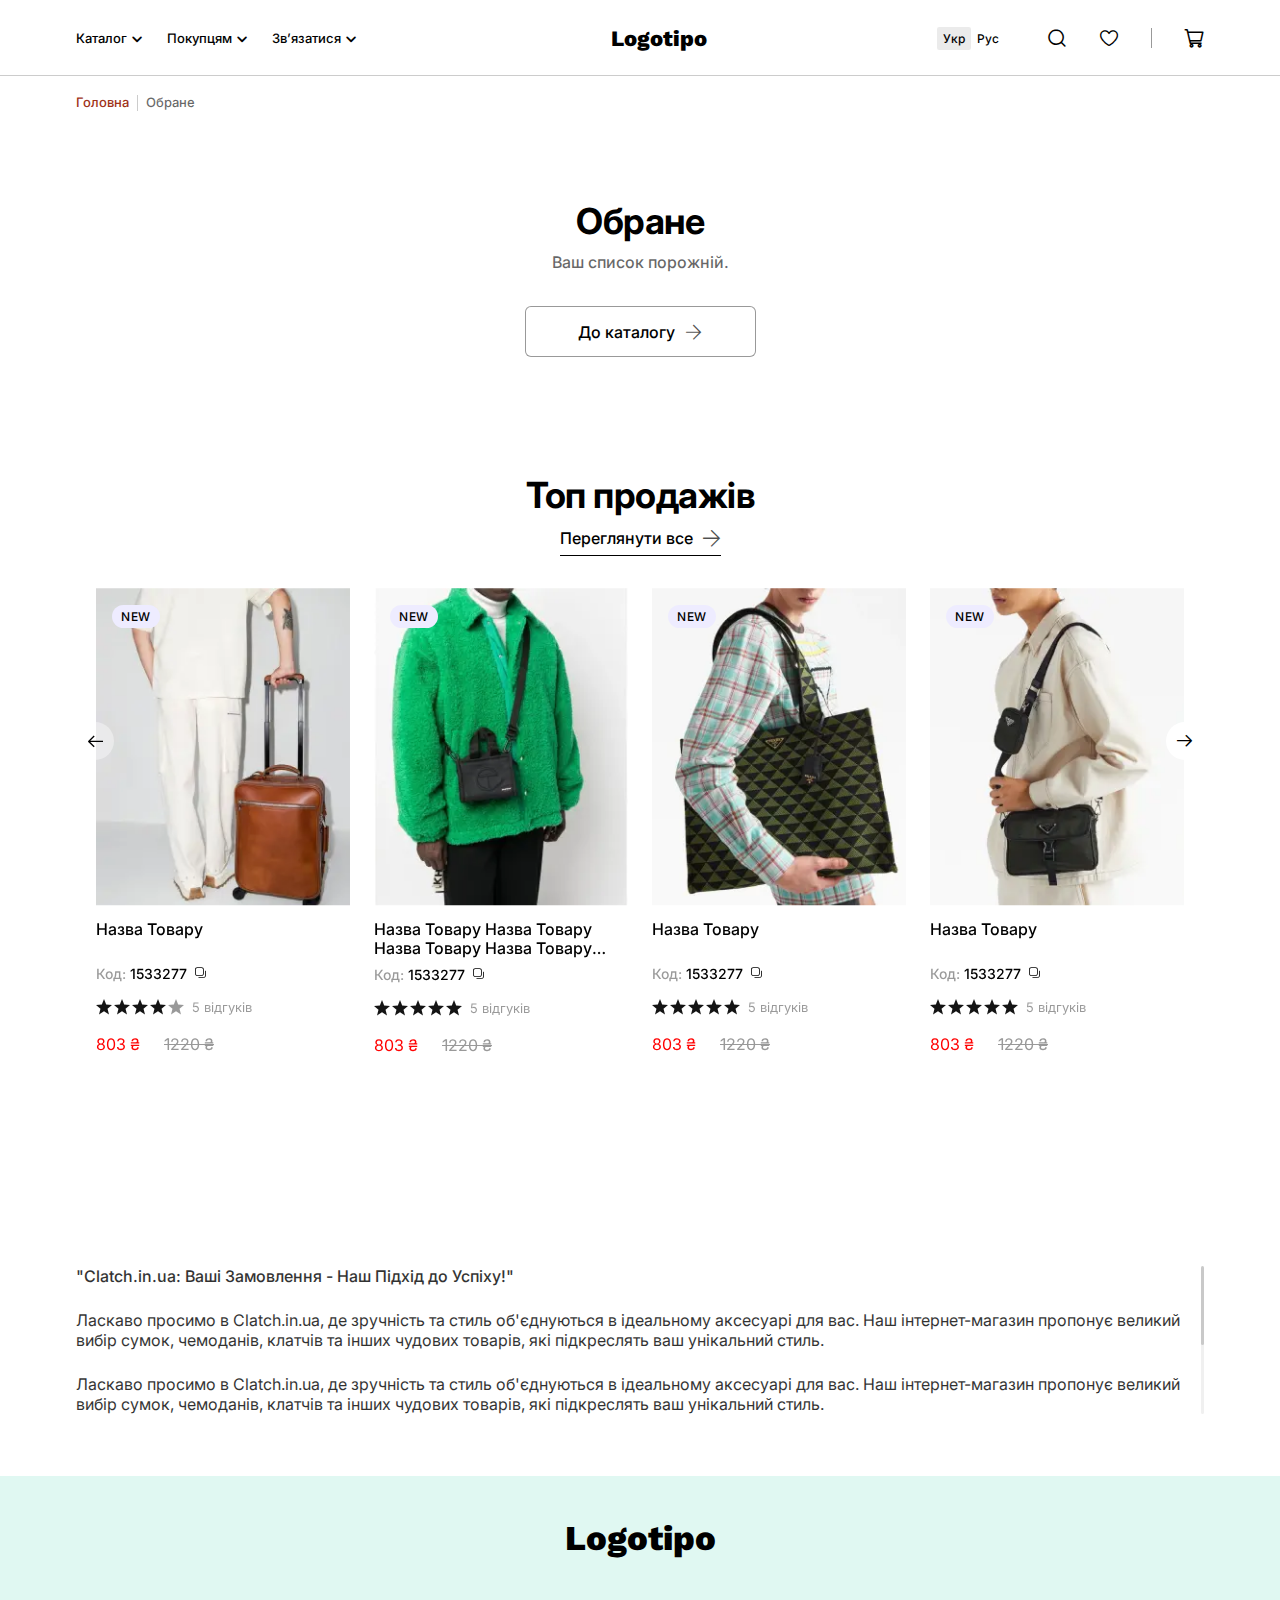
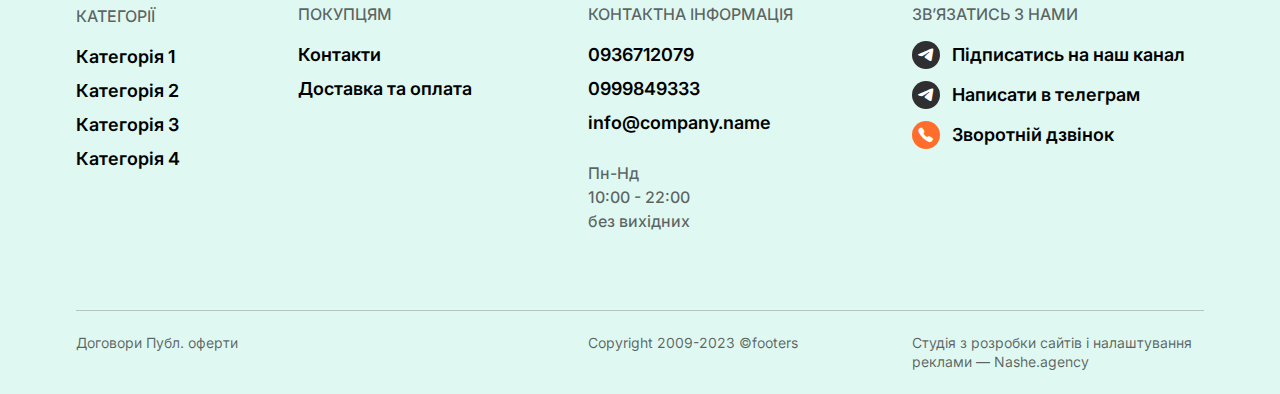
<file: favorits_empty.html>
<!DOCTYPE html>
<html lang="uk">

<head>
	<title>Обране</title>
	<meta charset="UTF-8">
	<meta name="format-detection" content="telephone=no">
	<!-- <style>body{opacity: 0;}</style> -->
	<link rel="stylesheet" href="css/style.min.css?_v=20240528093401">
	<link rel="shortcut icon" href="favicon.ico">
	<!-- <meta name="robots" content="noindex, nofollow"> -->
	<meta name="viewport" content="width=device-width, initial-scale=1, maximum-scale=1, minimum-scale=1, user-scalable=no">
</head>

<body>
	<div class="wrapper">
		<header data-scroll="100" data-scroll-show class="header">
			<div class="header__container">
				<div class="header__wrapper">
					<div class="header__mob">
						<button type="button" class="header__button icon-menu">
							<div class="header__button--icon"><span></span></div>
						</button>
					</div>
					<div data-da=".header,991.98,0" class="header__inner">
						<nav class="header__menu menu">
							<ul class="menu__list">
								<li data-hover data-spollers="991.98,max" data-one-spoller class="menu__item menu__item--hover">
									<details class="menu-spollers__body">
										<summary data-button class="menu__link menu__link--hover _icon-arrow-down_1">Каталог</summary>
										<div data-list class="menu__spollers menu-spollers menu-spollers--mob">
											<div class="menu-spollers__inner menu-spollers__inner--mob">
												<div data-spollers="991.98,max" class="menu-spollers__wrapper menu-spollers__wrapper--mob baron">
													<div class="menu-spollers__scroller baron__scroller">
														<details class="menu-spollers__details">
															<summary class="menu-spollers__title"><a href="">Назва категорії</a></summary>
															<ul class="menu-spollers__list">
																<li class="menu-spollers__item">
																	<a href="" class="menu-spollers__link">Категорія 1</a>
																</li>
																<li class="menu-spollers__item">
																	<a href="" class="menu-spollers__link">Категорія 2</a>
																</li>
																<li class="menu-spollers__item">
																	<a href="" class="menu-spollers__link">Категорія 3</a>
																</li>
																<li class="menu-spollers__item">
																	<a href="" class="menu-spollers__link">Категорія 4</a>
																</li>
																<li class="menu-spollers__item">
																	<a href="" class="menu-spollers__link">Категорія 5</a>
																</li>
															</ul>
														</details>
														<details class="menu-spollers__details">
															<summary class="menu-spollers__title"><a href="">Назва категорії</a></summary>
															<ul class="menu-spollers__list">
																<li class="menu-spollers__item">
																	<a href="" class="menu-spollers__link">Категорія 1</a>
																</li>
																<li class="menu-spollers__item">
																	<a href="" class="menu-spollers__link">Категорія 2</a>
																</li>
																<li class="menu-spollers__item">
																	<a href="" class="menu-spollers__link">Категорія 3</a>
																</li>
																<li class="menu-spollers__item">
																	<a href="" class="menu-spollers__link">Категорія 4</a>
																</li>
																<li class="menu-spollers__item">
																	<a href="" class="menu-spollers__link">Категорія 5</a>
																</li>
															</ul>
														</details>
													</div>
													<div class="baron__track">
														<div class="baron__bar"></div>
													</div>
												</div>
												<div class="menu-spollers__wrap">
													<a href="" class="menu-spollers__image--link">
														<div class="menu-spollers__image ibg lazy_image">
															<img data-src="img/main/menu-photo_01.webp" alt="">
														</div>
														<div class="menu-spollers__image--title">
															<p>Бестселлери</p>
														</div>
													</a>
													<a href="" class="menu-spollers__image--link">
														<div class="menu-spollers__image ibg lazy_image">
															<img data-src="img/main/menu-photo_02.webp" alt="">
														</div>
														<div class="menu-spollers__image--title">
															<p>Новинки</p>
														</div>
													</a>
												</div>
											</div>
										</div>
									</details>
								</li>
								<li data-hover class="menu__item menu__item--hover">
									<div class="menu-spollers__body">
										<div data-button class="menu__link menu__link--hover menu__link--mob _icon-arrow-down_1">Покупцям</div>
										<div data-list class="menu__spollers menu-spollers">
											<div class="menu-spollers__inner">
												<div class="menu-spollers__wrapper">
													<div class="menu-spollers__details">
														<div class="menu-spollers__title menu-spollers__title--mob">Покупцям</div>
														<ul class="menu-spollers__list">
															<li class="menu-spollers__item">
																<a href="" class="menu-spollers__link">Контакти</a>
															</li>
															<li class="menu-spollers__item">
																<a href="" class="menu-spollers__link">Доставка та оплата</a>
															</li>
														</ul>
													</div>
												</div>
											</div>
										</div>
									</div>
								</li>
								<li data-hover data-da=".menu__bottom,991.98,1" class="menu__item menu__item--hover">
									<div class="menu-spollers__body">
										<div data-button class="menu__link menu__link--hover menu__link--mob _icon-arrow-down_1">Звʼязатися</div>
										<div data-list class="menu__spollers menu-spollers">
											<div class="menu-spollers__inner">
												<div class="menu-spollers__wrapper">
													<div class="menu-spollers__details">
														<div class="menu-spollers__title menu-spollers__title--mob">Звʼязатись</div>
														<ul class="menu-spollers__list menu-spollers__list--mob">
															<li class="menu-spollers__item menu-spollers__item--mob">
																<a href="" class="menu-spollers__link menu-spollers__link--icon _icon-telegram">Підписатись на наш канал</a>
															</li>
															<li class="menu-spollers__item menu-spollers__item--mob">
																<a href="" class="menu-spollers__link menu-spollers__link--icon _icon-telegram">Написати в телеграм</a>
															</li>
															<li class="menu-spollers__item menu-spollers__item--mob">
																<a href="" class="menu-spollers__link menu-spollers__link--icon _icon-phone">Зворотній дзвінок</a>
															</li>
														</ul>
													</div>
												</div>
											</div>
										</div>
									</div>
								</li>
							</ul>
							<ul class="menu__bottom"></ul>
						</nav>
					</div>
					<a href="" class="header__logo">Logotipo</a>
					<div class="header__block">
						<div data-da=".menu__bottom,991.98,0" class="header__language language">
							<div class="language__item">
								<div class="language__link _active">Укр</div>
							</div>
							<div class="language__item">
								<div class="language__link">Рус</div>
							</div>
						</div>
						<div class="header__actions">
							<button type="button" class="header__icon button-search _icon-search"></button>
							<a href="" data-da=".header__mob,991.98,1" class="header__icon _icon-favorite"></a>
							<button type="button" class="header__icon _icon-cart"></button>
						</div>
					</div>
				</div>
			</div>
		</header>
		<main>
			<section class="breadcrumb">
				<div class="breadcrumb__container">
					<div class="breadcrumb__wrapper">
						<ul class="breadcrumb__list">
							<li class="breadcrumb__item"><a href="" class="breadcrumb__link">Головна</a></li>
							<li class="breadcrumb__item"><span class="breadcrumb__active">Обране</span></li>
						</ul>
					</div>
				</div>
			</section>
			<section class="block-page block-page--mod2">
				<div class="block-page__container">
					<div class="block-page__wrapper">
						<div class="block-page__main">
							<h1 class="block-page__title">Обране</h1>
							<div class="block-page__text">
								<p>Ваш список порожній. </p>
							</div>
						</div>
						<div class="block-page__bottom block-page__bottom--mod">
							<a href="" class="block-page__button btn btn_wh _icon-arrow-link">До каталогу</a>
						</div>
					</div>
				</div>
			</section>
			<section class="product product--mod">
				<div class="product__container">
					<div class="product__top">
						<h2 class="product__title--top">Топ продажів</h2>
						<a href="" class="product__link--btn _icon-arrow-link">Переглянути все</a>
					</div>
					<div class="product__slider swiper">
						<div class="product__wrapper swiper-wrapper">
							<div class="product__slide swiper-slide">
								<div class="product__wrap">
									<div class="product__inner">
										<div class="product__label--wrap">
											<div class="product__label">New</div>
										</div>
										<button type="button" class="product__favorite _icon-favorite active"></button>
									</div>
									<a href="" class="product__image lazy_image">
										<img data-src="img/products/product_01.webp" alt="">
									</a>
									<div class="product__main">
										<div class="product__row">
											<a href="" class="product__title">Назва Товару</a>
											<div class="product__copy">
												<div class="product__code--wrap">
													<div class="product__code--text">Код: <span class="product__code">1533277</span></div>
												</div>
												<button type="button" class="product__icon _icon-copy"></button>
											</div>
										</div>
										<div class="product__bottom">
											<div class="product__rating rating">
												<div class="rating__block">
													<div class="rating__star _icon-star"></div>
													<div class="rating__star _icon-star"></div>
													<div class="rating__star _icon-star"></div>
													<div class="rating__star _icon-star"></div>
													<div class="rating__star _icon-star hide"></div>
												</div>
												<div class="rating__total">5 відгуків</div>
											</div>
											<div class="product__price--wrap">
												<div class="product__price">803 ₴</div>
												<div class="product__price--old">1220 ₴</div>
											</div>
											<button data-popup="#popup-quick-order" type="button" class="product__buy btn">Швидке замовлення</button>
										</div>
									</div>
								</div>
							</div>
							<div class="product__slide swiper-slide">
								<div class="product__wrap">
									<div class="product__inner">
										<div class="product__label--wrap">
											<div class="product__label">New</div>
										</div>
										<button type="button" class="product__favorite _icon-favorite"></button>
									</div>
									<a href="" class="product__image lazy_image">
										<img data-src="img/products/product_02.webp" alt="">
									</a>
									<div class="product__main">
										<div class="product__row">
											<a href="" class="product__title">Назва Товару Назва Товару Назва Товару Назва Товару Назва Товару</a>
											<div class="product__copy">
												<div class="product__code--wrap">
													<div class="product__code--text">Код: <span class="product__code">1533277</span></div>
												</div>
												<button type="button" class="product__icon _icon-copy"></button>
											</div>
										</div>
										<div class="product__bottom">
											<div class="product__rating rating">
												<div class="rating__block">
													<div class="rating__star _icon-star"></div>
													<div class="rating__star _icon-star"></div>
													<div class="rating__star _icon-star"></div>
													<div class="rating__star _icon-star"></div>
													<div class="rating__star _icon-star"></div>
												</div>
												<div class="rating__total">5 відгуків</div>
											</div>
											<div class="product__price--wrap">
												<div class="product__price">803 ₴</div>
												<div class="product__price--old">1220 ₴</div>
											</div>
											<button data-popup="#popup-quick-order" type="button" class="product__buy btn">Швидке замовлення</button>
										</div>
									</div>
								</div>
							</div>
							<div class="product__slide swiper-slide">
								<div class="product__wrap">
									<div class="product__inner">
										<div class="product__label--wrap">
											<div class="product__label">New</div>
										</div>
										<button type="button" class="product__favorite _icon-favorite"></button>
									</div>
									<a href="" class="product__image lazy_image">
										<img data-src="img/products/product_03.webp" alt="">
									</a>
									<div class="product__main">
										<div class="product__row">
											<a href="" class="product__title">Назва Товару</a>
											<div class="product__copy">
												<div class="product__code--wrap">
													<div class="product__code--text">Код: <span class="product__code">1533277</span></div>
												</div>
												<button type="button" class="product__icon _icon-copy"></button>
											</div>
										</div>
										<div class="product__bottom">
											<div class="product__rating rating">
												<div class="rating__block">
													<div class="rating__star _icon-star"></div>
													<div class="rating__star _icon-star"></div>
													<div class="rating__star _icon-star"></div>
													<div class="rating__star _icon-star"></div>
													<div class="rating__star _icon-star"></div>
												</div>
												<div class="rating__total">5 відгуків</div>
											</div>
											<div class="product__price--wrap">
												<div class="product__price">803 ₴</div>
												<div class="product__price--old">1220 ₴</div>
											</div>
											<button data-popup="#popup-quick-order" type="button" class="product__buy btn">Швидке замовлення</button>
										</div>
									</div>
								</div>
							</div>
							<div class="product__slide swiper-slide">
								<div class="product__wrap">
									<div class="product__inner">
										<div class="product__label--wrap">
											<div class="product__label">New</div>
										</div>
										<button type="button" class="product__favorite _icon-favorite"></button>
									</div>
									<a href="" class="product__image lazy_image">
										<img data-src="img/products/product_04.webp" alt="">
									</a>
									<div class="product__main">
										<div class="product__row">
											<a href="" class="product__title">Назва Товару</a>
											<div class="product__copy">
												<div class="product__code--wrap">
													<div class="product__code--text">Код: <span class="product__code">1533277</span></div>
												</div>
												<button type="button" class="product__icon _icon-copy"></button>
											</div>
										</div>
										<div class="product__bottom">
											<div class="product__rating rating">
												<div class="rating__block">
													<div class="rating__star _icon-star"></div>
													<div class="rating__star _icon-star"></div>
													<div class="rating__star _icon-star"></div>
													<div class="rating__star _icon-star"></div>
													<div class="rating__star _icon-star"></div>
												</div>
												<div class="rating__total">5 відгуків</div>
											</div>
											<div class="product__price--wrap">
												<div class="product__price">803 ₴</div>
												<div class="product__price--old">1220 ₴</div>
											</div>
											<button data-popup="#popup-quick-order" type="button" class="product__buy btn">Швидке замовлення</button>
										</div>
									</div>
								</div>
							</div>
							<div class="product__slide swiper-slide">
								<div class="product__wrap">
									<div class="product__inner">
										<div class="product__label--wrap">
											<div class="product__label">New</div>
										</div>
										<button type="button" class="product__favorite _icon-favorite"></button>
									</div>
									<a href="" class="product__image lazy_image">
										<img data-src="img/products/product_03.webp" alt="">
									</a>
									<div class="product__main">
										<div class="product__row">
											<a href="" class="product__title">Назва Товару</a>
											<div class="product__copy">
												<div class="product__code--wrap">
													<div class="product__code--text">Код: <span class="product__code">1533277</span></div>
												</div>
												<button type="button" class="product__icon _icon-copy"></button>
											</div>
										</div>
										<div class="product__bottom">
											<div class="product__rating rating">
												<div class="rating__block">
													<div class="rating__star _icon-star"></div>
													<div class="rating__star _icon-star"></div>
													<div class="rating__star _icon-star"></div>
													<div class="rating__star _icon-star"></div>
													<div class="rating__star _icon-star"></div>
												</div>
												<div class="rating__total">5 відгуків</div>
											</div>
											<div class="product__price--wrap">
												<div class="product__price">803 ₴</div>
												<div class="product__price--old">1220 ₴</div>
											</div>
											<button data-popup="#popup-quick-order" type="button" class="product__buy btn">Швидке замовлення</button>
										</div>
									</div>
								</div>
							</div>
							<div class="product__slide swiper-slide">
								<div class="product__wrap">
									<div class="product__inner">
										<div class="product__label--wrap">
											<div class="product__label">New</div>
										</div>
										<button type="button" class="product__favorite _icon-favorite"></button>
									</div>
									<a href="" class="product__image lazy_image">
										<img data-src="img/products/product_04.webp" alt="">
									</a>
									<div class="product__main">
										<div class="product__row">
											<a href="" class="product__title">Назва Товару</a>
											<div class="product__copy">
												<div class="product__code--wrap">
													<div class="product__code--text">Код: <span class="product__code">1533277</span></div>
												</div>
												<button type="button" class="product__icon _icon-copy"></button>
											</div>
										</div>
										<div class="product__bottom">
											<div class="product__rating rating">
												<div class="rating__block">
													<div class="rating__star _icon-star"></div>
													<div class="rating__star _icon-star"></div>
													<div class="rating__star _icon-star"></div>
													<div class="rating__star _icon-star"></div>
													<div class="rating__star _icon-star"></div>
												</div>
												<div class="rating__total">5 відгуків</div>
											</div>
											<div class="product__price--wrap">
												<div class="product__price">803 ₴</div>
												<div class="product__price--old">1220 ₴</div>
											</div>
											<button data-popup="#popup-quick-order" type="button" class="product__buy btn">Швидке замовлення</button>
										</div>
									</div>
								</div>
							</div>
						</div>
						<button type="button" class="product__swiper-button product__swiper-button-prev _icon-arrow-btn"></button>
						<button type="button" class="product__swiper-button product__swiper-button-next _icon-arrow-btn"></button>
					</div>
				</div>
			</section>
			<section class="content">
				<div class="content__container">
					<div class="content__wrapper baron">
						<div class="content__body baron__scroller">
							<p><strong>"Clatch.in.ua: Ваші Замовлення - Наш Підхід до Успіху!"</strong></p>
							<p>Ласкаво просимо в Clatch.in.ua, де зручність та стиль об'єднуються в ідеальному аксесуарі для вас. Наш інтернет-магазин пропонує великий вибір сумок, чемоданів, клатчів та інших чудових товарів, які підкреслять ваш унікальний стиль.</p>
							<p>Ласкаво просимо в Clatch.in.ua, де зручність та стиль об'єднуються в ідеальному аксесуарі для вас. Наш інтернет-магазин пропонує великий вибір сумок, чемоданів, клатчів та інших чудових товарів, які підкреслять ваш унікальний стиль.</p>
							<p>Ласкаво просимо в Clatch.in.ua, де зручність та стиль об'єднуються в ідеальному аксесуарі для вас. Наш інтернет-магазин пропонує великий вибір сумок, чемоданів, клатчів та інших чудових товарів, які підкреслять ваш унікальний стиль.</p>
							<p>Ласкаво просимо в Clatch.in.ua, де зручність та стиль об'єднуються в ідеальному аксесуарі для вас. Наш інтернет-магазин пропонує великий вибір сумок, чемоданів, клатчів та інших чудових товарів, які підкреслять ваш унікальний стиль.</p>
						</div>
						<div class="baron__track">
							<div class="baron__bar"></div>
						</div>
					</div>
				</div>
			</section>
		</main>
		<footer class="footer">
			<div class="footer__container">
				<div class="footer__main">
					<div class="footer__top">
						<a href="" class="footer__logo">Logotipo</a>
					</div>
					<nav class="footer__nav">
						<div class="footer__list">
							<div class="footer__column">
								<a href="" class="footer__title footer__title--mod">категорії</a>
								<ul class="footer__menu">
									<li class="footer__item">
										<a href="" class="footer__link">Категорія 1</a>
									</li>
									<li class="footer__item">
										<a href="" class="footer__link">Категорія 2</a>
									</li>
									<li class="footer__item">
										<a href="" class="footer__link">Категорія 3</a>
									</li>
									<li class="footer__item">
										<a href="" class="footer__link">Категорія 4</a>
									</li>
								</ul>
							</div>
							<div class="footer__column">
								<div class="footer__title">покупцям</div>
								<ul class="footer__menu">
									<li class="footer__item">
										<a href="" class="footer__link">Контакти</a>
									</li>
									<li class="footer__item">
										<a href="" class="footer__link">Доставка та оплата</a>
									</li>
								</ul>
							</div>
						</div>
						<div class="footer__list footer__list--last">
							<div class="footer__column">
								<div class="footer__title">контактна інформація</div>
								<div class="footer__mob">
									<ul class="footer__menu">
										<li class="footer__item">
											<a href="tel:+380936712079" class="footer__link">0936712079</a>
										</li>
										<li class="footer__item">
											<a href="tel:+380999849333" class="footer__link">0999849333</a>
										</li>
										<li class="footer__item">
											<a href="mailto:+info@company.name" class="footer__link">info@company.name</a>
										</li>
									</ul>
									<div class="footer__info">
										<p>Пн-Нд <br>
											10:00 - 22:00 <br>
											без вихідних</p>
									</div>
								</div>
							</div>
							<div class="footer__column footer__column--contact">
								<div class="footer__title">Звʼязатись з нами</div>
								<ul class="footer__menu">
									<li class="footer__item">
										<a href="" class="footer__link _icon-telegram">Підписатись на наш канал</a>
									</li>
									<li class="footer__item">
										<a href="" class="footer__link _icon-telegram">Написати в телеграм</a>
									</li>
									<li class="footer__item">
										<a href="" class="footer__link _icon-phone">Зворотній дзвінок</a>
									</li>
								</ul>
							</div>
						</div>
					</nav>
				</div>
				<div class="footer__bottom">
					<div class="footer__bottom--col">
						<a href="" class="footer__bottom--link">Договори Публ. оферти</a>
					</div>
					<div class="footer__bottom--last">
						<div class="footer__copyright">
							<p>Copyright 2009-2023 ©footers</p>
						</div>
						<div class="footer__copyright">
							<p>Студія з розробки сайтів і налаштування реклами — Nashe.agency</p>
						</div>
					</div>
				</div>
			</div>
		</footer>
	</div>
	<div class="popup popup-search">
		<div class="popup-search__wrapper">
			<div class="popup__content popup-search__content">
				<div class="popup-search__top">
					<div class="popup-search__search search">
						<form action="#" class="search__form">
							<div data-desktop="Напишіть, що ви шукаєте (назва або код товару)" data-mobile="Напишіть, що ви шукаєте" class="search__placeholder"></div>
							<input type="text" name="search" class="search__input">
							<button type="submit" class="search__button _icon-search"></button>
							<button type="button" class="search__clear">Очистити</button>
						</form>
					</div>
					<button data-close type="button" class="popup-search__close button-search-close _icon-close"></button>
				</div>
				<div class="popup-search__body">
					<div class="popup-search__column">
						<h4 class="popup-search__title">Ви нещодавно шукали</h4>
						<ul class="popup-search__list">
							<li class="popup-search__item">
								<a href="" class="popup-search__link">Легінси з кашеміру в рубчик</a>
							</li>
							<li class="popup-search__item">
								<a href="" class="popup-search__link">Легінси утеплені</a>
							</li>
							<li class="popup-search__item">
								<a href="" class="popup-search__link">Легінси утеплені</a>
							</li>
							<li class="popup-search__item">
								<a href="" class="popup-search__link">Легінси з кашеміру в рубчик</a>
							</li>
						</ul>
					</div>
					<div class="popup-search__column">
						<h4 class="popup-search__title">Тренди пошуку</h4>
						<ul class="popup-search__list">
							<li class="popup-search__item">
								<a href="" class="popup-search__link">Легінси зі штучної шкіри</a>
							</li>
							<li class="popup-search__item">
								<a href="" class="popup-search__link">Легінси утеплені</a>
							</li>
							<li class="popup-search__item">
								<a href="" class="popup-search__link">Легінси зі штучної шкіри</a>
							</li>
							<li class="popup-search__item">
								<a href="" class="popup-search__link">Легінси з кашеміру в рубчик</a>
							</li>
						</ul>
					</div>
				</div>
				<!-- Блок popup-search__body--not добавляется вместо блока popup-search__body, если не найдено результатов
				<div class="popup-search__body--not">
				<div class="popup-search__title--main">Не знайдено результатів для ʼпомаранчевіʼ</div>
			</div>
			-->
				<div class="popup-search__product">
					<div class="product__top">
						<h2 class="product__title--top">Тенденції, які найчастіше шукають</h2>
					</div>
					<div class="product__slider swiper">
						<div class="product__wrapper swiper-wrapper">
							<div class="product__slide swiper-slide">
								<div class="product__wrap">
									<div class="product__inner">
										<div class="product__label--wrap">
											<div class="product__label">New</div>
										</div>
										<button type="button" class="product__favorite _icon-favorite active"></button>
									</div>
									<a href="" class="product__image lazy_image">
										<img data-src="img/products/product_01.webp" alt="">
									</a>
									<div class="product__main">
										<div class="product__row">
											<a href="" class="product__title">Назва Товару</a>
											<div class="product__copy">
												<div class="product__code--wrap">
													<div class="product__code--text">Код: <span class="product__code">1533277</span></div>
												</div>
												<button type="button" class="product__icon _icon-copy"></button>
											</div>
										</div>
										<div class="product__bottom">
											<div class="product__rating rating">
												<div class="rating__block">
													<div class="rating__star _icon-star"></div>
													<div class="rating__star _icon-star"></div>
													<div class="rating__star _icon-star"></div>
													<div class="rating__star _icon-star"></div>
													<div class="rating__star _icon-star hide"></div>
												</div>
												<div class="rating__total">5 відгуків</div>
											</div>
											<div class="product__price--wrap">
												<div class="product__price">803 ₴</div>
												<div class="product__price--old">1220 ₴</div>
											</div>
											<button data-popup="#popup-quick-order" type="button" class="product__buy btn">Швидке замовлення</button>
										</div>
									</div>
								</div>
							</div>
							<div class="product__slide swiper-slide">
								<div class="product__wrap">
									<div class="product__inner">
										<div class="product__label--wrap">
											<div class="product__label">New</div>
										</div>
										<button type="button" class="product__favorite _icon-favorite"></button>
									</div>
									<a href="" class="product__image lazy_image">
										<img data-src="img/products/product_02.webp" alt="">
									</a>
									<div class="product__main">
										<div class="product__row">
											<a href="" class="product__title">Назва Товару Назва Товару Назва Товару Назва Товару Назва Товару</a>
											<div class="product__copy">
												<div class="product__code--wrap">
													<div class="product__code--text">Код: <span class="product__code">1533277</span></div>
												</div>
												<button type="button" class="product__icon _icon-copy"></button>
											</div>
										</div>
										<div class="product__bottom">
											<div class="product__rating rating">
												<div class="rating__block">
													<div class="rating__star _icon-star"></div>
													<div class="rating__star _icon-star"></div>
													<div class="rating__star _icon-star"></div>
													<div class="rating__star _icon-star"></div>
													<div class="rating__star _icon-star"></div>
												</div>
												<div class="rating__total">5 відгуків</div>
											</div>
											<div class="product__price--wrap">
												<div class="product__price">803 ₴</div>
												<div class="product__price--old">1220 ₴</div>
											</div>
											<button data-popup="#popup-quick-order" type="button" class="product__buy btn">Швидке замовлення</button>
										</div>
									</div>
								</div>
							</div>
							<div class="product__slide swiper-slide">
								<div class="product__wrap">
									<div class="product__inner">
										<div class="product__label--wrap">
											<div class="product__label">New</div>
										</div>
										<button type="button" class="product__favorite _icon-favorite"></button>
									</div>
									<a href="" class="product__image lazy_image">
										<img data-src="img/products/product_03.webp" alt="">
									</a>
									<div class="product__main">
										<div class="product__row">
											<a href="" class="product__title">Назва Товару</a>
											<div class="product__copy">
												<div class="product__code--wrap">
													<div class="product__code--text">Код: <span class="product__code">1533277</span></div>
												</div>
												<button type="button" class="product__icon _icon-copy"></button>
											</div>
										</div>
										<div class="product__bottom">
											<div class="product__rating rating">
												<div class="rating__block">
													<div class="rating__star _icon-star"></div>
													<div class="rating__star _icon-star"></div>
													<div class="rating__star _icon-star"></div>
													<div class="rating__star _icon-star"></div>
													<div class="rating__star _icon-star"></div>
												</div>
												<div class="rating__total">5 відгуків</div>
											</div>
											<div class="product__price--wrap">
												<div class="product__price">803 ₴</div>
												<div class="product__price--old">1220 ₴</div>
											</div>
											<button data-popup="#popup-quick-order" type="button" class="product__buy btn">Швидке замовлення</button>
										</div>
									</div>
								</div>
							</div>
							<div class="product__slide swiper-slide">
								<div class="product__wrap">
									<div class="product__inner">
										<div class="product__label--wrap">
											<div class="product__label">New</div>
										</div>
										<button type="button" class="product__favorite _icon-favorite"></button>
									</div>
									<a href="" class="product__image lazy_image">
										<img data-src="img/products/product_04.webp" alt="">
									</a>
									<div class="product__main">
										<div class="product__row">
											<a href="" class="product__title">Назва Товару</a>
											<div class="product__copy">
												<div class="product__code--wrap">
													<div class="product__code--text">Код: <span class="product__code">1533277</span></div>
												</div>
												<button type="button" class="product__icon _icon-copy"></button>
											</div>
										</div>
										<div class="product__bottom">
											<div class="product__rating rating">
												<div class="rating__block">
													<div class="rating__star _icon-star"></div>
													<div class="rating__star _icon-star"></div>
													<div class="rating__star _icon-star"></div>
													<div class="rating__star _icon-star"></div>
													<div class="rating__star _icon-star"></div>
												</div>
												<div class="rating__total">5 відгуків</div>
											</div>
											<div class="product__price--wrap">
												<div class="product__price">803 ₴</div>
												<div class="product__price--old">1220 ₴</div>
											</div>
											<button data-popup="#popup-quick-order" type="button" class="product__buy btn">Швидке замовлення</button>
										</div>
									</div>
								</div>
							</div>
							<div class="product__slide swiper-slide">
								<div class="product__wrap">
									<div class="product__inner">
										<div class="product__label--wrap">
											<div class="product__label">New</div>
										</div>
										<button type="button" class="product__favorite _icon-favorite"></button>
									</div>
									<a href="" class="product__image lazy_image">
										<img data-src="img/products/product_03.webp" alt="">
									</a>
									<div class="product__main">
										<div class="product__row">
											<a href="" class="product__title">Назва Товару</a>
											<div class="product__copy">
												<div class="product__code--wrap">
													<div class="product__code--text">Код: <span class="product__code">1533277</span></div>
												</div>
												<button type="button" class="product__icon _icon-copy"></button>
											</div>
										</div>
										<div class="product__bottom">
											<div class="product__rating rating">
												<div class="rating__block">
													<div class="rating__star _icon-star"></div>
													<div class="rating__star _icon-star"></div>
													<div class="rating__star _icon-star"></div>
													<div class="rating__star _icon-star"></div>
													<div class="rating__star _icon-star"></div>
												</div>
												<div class="rating__total">5 відгуків</div>
											</div>
											<div class="product__price--wrap">
												<div class="product__price">803 ₴</div>
												<div class="product__price--old">1220 ₴</div>
											</div>
											<button data-popup="#popup-quick-order" type="button" class="product__buy btn">Швидке замовлення</button>
										</div>
									</div>
								</div>
							</div>
							<div class="product__slide swiper-slide">
								<div class="product__wrap">
									<div class="product__inner">
										<div class="product__label--wrap">
											<div class="product__label">New</div>
										</div>
										<button type="button" class="product__favorite _icon-favorite"></button>
									</div>
									<a href="" class="product__image lazy_image">
										<img data-src="img/products/product_04.webp" alt="">
									</a>
									<div class="product__main">
										<div class="product__row">
											<a href="" class="product__title">Назва Товару</a>
											<div class="product__copy">
												<div class="product__code--wrap">
													<div class="product__code--text">Код: <span class="product__code">1533277</span></div>
												</div>
												<button type="button" class="product__icon _icon-copy"></button>
											</div>
										</div>
										<div class="product__bottom">
											<div class="product__rating rating">
												<div class="rating__block">
													<div class="rating__star _icon-star"></div>
													<div class="rating__star _icon-star"></div>
													<div class="rating__star _icon-star"></div>
													<div class="rating__star _icon-star"></div>
													<div class="rating__star _icon-star"></div>
												</div>
												<div class="rating__total">5 відгуків</div>
											</div>
											<div class="product__price--wrap">
												<div class="product__price">803 ₴</div>
												<div class="product__price--old">1220 ₴</div>
											</div>
											<button data-popup="#popup-quick-order" type="button" class="product__buy btn">Швидке замовлення</button>
										</div>
									</div>
								</div>
							</div>
						</div>
						<button type="button" class="product__swiper-button product__swiper-button-prev _icon-arrow-btn"></button>
						<button type="button" class="product__swiper-button product__swiper-button-next _icon-arrow-btn"></button>
					</div>
				</div>
			</div>
		</div>
	</div>
	<div id="popup-quick-order" aria-hidden="true" class="popup">
		<div class="popup__wrapper">
			<div class="popup__content popup__content--quick-order">
				<button data-close type="button" class="popup__close _icon-close"></button>
				<h4 class="popup__title">Швидка покупка</h4>
				<div class="popup__quick-order quick-order">
					<div class="quick-order__image ibg lazy_image">
						<img data-src="img/products/product_03.webp" alt="">
					</div>
					<div class="quick-order__block">
						<div class="quick-order__column">
							<div class="quick-order__title">Назва товару Назва товару Назва товару Назва товару Назва товару Назва товару Назва товару</div>
							<div class="quick-order__copy product__copy">
								<div class="product__code--wrap">
									<div class="product__code--text">Код: <span class="product__code">1533277</span></div>
								</div>
								<button type="button" class="product__icon _icon-copy"></button>
							</div>
						</div>
						<div class="quick-order__column quick-order__column--last">
							<div class="product__price">803 ₴</div>
							<div class="product__price--old">1220 ₴</div>
						</div>
					</div>
				</div>
				<form action="" class="popup__form form">
					<div class="form__list">
						<div class="form__data">
							<select data-error="Оберіть розмір" data-required data-validate name="form[]" data-class-modif="form">
								<option value="" disabled selected hidden></option>
								<option value="1">XXS</option>
								<option value="2">XS</option>
								<option value="3" data-class="disabled">S</option>
								<option value="4">M</option>
								<option value="4">L</option>
								<option value="4">XL</option>
								<option value="4">XXL</option>
							</select>
							<div class="form__label">Розмір*</div>
						</div>
						<div class="form__data">
							<input data-error="Мінімум 2 символи" data-required="name" data-validate type="text" name="name" class="form__input">
							<div class="form__label">Імʼя*</div>
						</div>
						<div class="form__data">
							<input data-error="Введіть коректний номер телефону" data-required="phone" data-validate type="tel" name="phone" class="form__input phone-mask">
							<div class="form__label">Телефон*</div>
						</div>
					</div>
					<button type="submit" class="form__sent btn">Придбати</button>
				</form>
			</div>
		</div>
	</div>
	<div id="popup-feedback" aria-hidden="true" class="popup">
		<div class="popup__wrapper">
			<div class="popup__content">
				<button data-close type="button" class="popup__close _icon-close"></button>
				<h4 class="popup__title">Залишити відгук</h4>
				<form action="" class="popup__form form form-feedback">
					<div class="form__list">
						<div class="form__data">
							<div class="form__star-rating star-rating">
								<input type="radio" name="rating" data-required data-validate class="star-rating__input" id="star-rating-5">
								<label class="star-rating__ico _icon-star" for="star-rating-5" title="5 out of 5 stars"></label>
								<input type="radio" name="rating" data-required data-validate class="star-rating__input" id="star-rating-4">
								<label class="star-rating__ico _icon-star" for="star-rating-4" title="4 out of 5 stars"></label>
								<input type="radio" name="rating" data-required data-validate class="star-rating__input" id="star-rating-3">
								<label class="star-rating__ico _icon-star" for="star-rating-3" title="3 out of 5 stars"></label>
								<input type="radio" name="rating" data-required data-validate class="star-rating__input" id="star-rating-2">
								<label class="star-rating__ico _icon-star" for="star-rating-2" title="2 out of 5 stars"></label>
								<input type="radio" name="rating" data-error="Залиште свою оцінку" data-required data-validate class="star-rating__input" id="star-rating-1">
								<label class="star-rating__ico _icon-star" for="star-rating-1" title="1 out of 5 stars"></label>
							</div>
							<div class="form__label form__label--show">Ваша оцінка*</div>
						</div>
						<div class="form__data">
							<input type="text" name="name" class="form__input">
							<div class="form__label">Імʼя</div>
						</div>
						<div class="form__data form__data--mod">
							<textarea class="form__textarea" name="comment" placeholder="Введіть ваш коментар"></textarea>
							<div class="form__label form__label--show">Коментар</div>
						</div>
						<div class="form__data form__data--mod">
							<textarea class="form__textarea form__textarea--mod baron__scroller" name="advantages" placeholder="Введіть ваш коментар стосовно переваг"></textarea>
							<div class="form__label form__label--show">Переваги</div>
						</div>
						<div class="form__data form__data--mod">
							<textarea class="form__textarea form__textarea--mod" name="disadvantages" placeholder="Введіть ваш коментар стосовно недоліків"></textarea>
							<div class="form__label form__label--show">Недоліки</div>
						</div>
					</div>
					<button type="submit" class="form__sent btn form__sent--feedback">Залишити відгук</button>
				</form>
			</div>
		</div>
	</div>
	<div id="popup-cart" aria-hidden="true" class="popup">
		<div class="popup__wrapper popup__wrapper--mob">
			<div class="popup__content popup__content--cart">
				<button data-close type="button" class="popup__close _icon-close"></button>
				<div class="popup__cart--wrap">
					<div class="popup__icon lazy_image">
						<img data-src="img/icons/icon-cart.svg" alt="">
					</div>
					<h4 class="popup__title">Товар додано у кошик</h4>
				</div>
				<div class="popup__cart cart-popup">
					<div class="cart-popup__wrapper">
						<div class="details__item">
							<div class="details__image lazy_image ibg">
								<img data-src="img/products/product_02.webp" alt="">
							</div>
							<div class="details__content">
								<div class="details__block">
									<div class="details__column">
										<div class="details__title">Назва товару Назва товару Назва товару Назва товару Назва товару Назва товару Назва товару</div>
										<div class="details__copy product__copy">
											<div class="product__code--wrap">
												<div class="product__code--text">Код: <span class="product__code">1533277</span></div>
											</div>
											<button type="button" class="product__icon _icon-copy"></button>
										</div>
									</div>
									<div class="details__column details__column--last">
										<div class="product__price">803 ₴</div>
										<div class="details__row">
											<div class="product__price--old">1220 ₴</div>
										</div>
									</div>
								</div>
							</div>
						</div>
					</div>
					<div class="cart-popup__row">
						<button data-close type="button" class="cart-popup__button btn btn_wh">Продовжити покупки</button>
						<a href="" class="cart-popup__button btn">Оформити замовлення</a>
					</div>
				</div>
			</div>
		</div>
	</div>
	<script src="js/app.min.js?_v=20240528093401"></script>
</body>

</html>
</file>
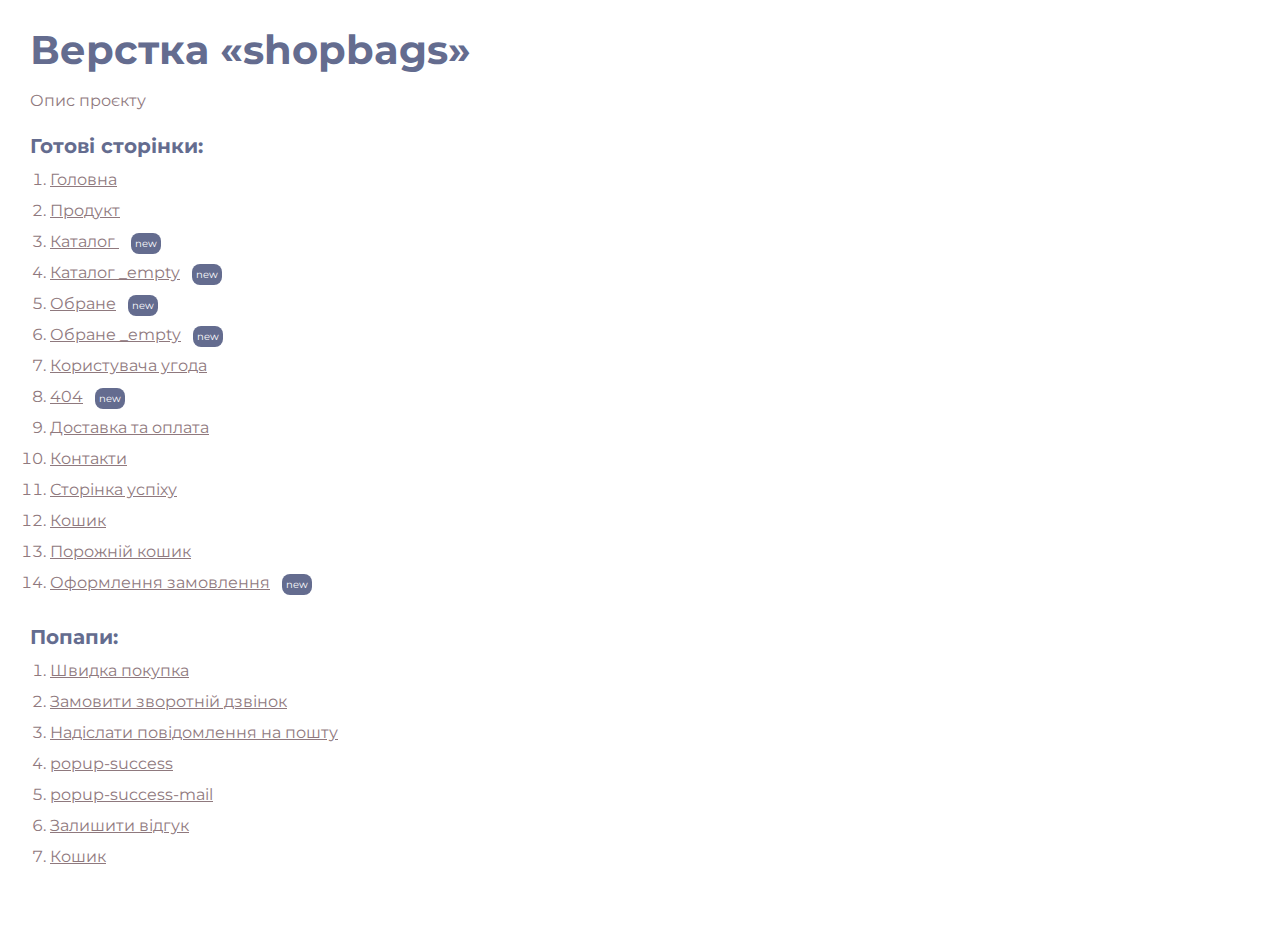
<file: nav.html>
<!DOCTYPE html>
<html>

<head>
	<meta charset="UTF-8">
	<meta name="viewport" content="width=device-width, initial-scale=1.0">
	<title>Верстка «shopbags»</title>
</head>

<body>
	<div class="rootpage">
		<h1>Верстка «shopbags»</h1>
		<div class="rootpage__info">
			Опис проєкту
		</div>
		<h2>Готові сторінки:</h2>
		<ol class="rootpage__list">
			<li><a target="_blank" href="index.html">Головна</a></li>
			<li><a target="_blank" href="product.html">Продукт</a></li>
			<li><a target="_blank" href="catalog.html">Каталог </a><span>new</span></li>
			<li><a target="_blank" href="catalog_empty.html">Каталог _empty</a><span>new</span></li>
			<li><a target="_blank" href="favorits.html">Обране</a><span>new</span></li>
			<li><a target="_blank" href="favorits_empty.html">Обране _empty</a><span>new</span></li>
			<li><a target="_blank" href="agreement.html">Користувача угода</a></li>
			<li><a target="_blank" href="404.html">404</a><span>new</span></li>
			<li><a target="_blank" href="delivery.html">Доставка та оплата</a></li>
			<li><a target="_blank" href="contacts.html">Контакти</a></li>
			<li><a target="_blank" href="page_success.html">Сторінка успіху</a></li>
			<li><a target="_blank" href="cart.html">Кошик</a></li>
			<li><a target="_blank" href="cart_empty.html">Порожній кошик</a></li>
			<li><a target="_blank" href="order.html">Оформлення замовлення</a><span>new</span></li>
		</ol>
		<h2>Попапи:</h2>
		<ol class="rootpage__list">
			<li><a target="_blank" href="index.html#popup-quick-order">Швидка покупка</a></li>
			<li><a target="_blank" href="contacts.html#popup-callback">Замовити зворотній дзвінок</a></li>
			<li><a target="_blank" href="contacts.html#popup-mail">Надіслати повідомлення на пошту</a></li>
			<li><a target="_blank" href="contacts.html#popup-success">popup-success</a></li>
			<li><a target="_blank" href="contacts.html#popup-success-mail">popup-success-mail</a></li>
			<li><a target="_blank" href="product.html#popup-feedback">Залишити відгук</a></li>
			<li><a target="_blank" href="product.html#popup-cart">Кошик</a></li>

		</ol>
	</div>
</body>
<style>
	@charset "UTF-8";
	@import url("https://fonts.googleapis.com/css?family=Montserrat:regular,700&display=swap");

	*,
	*::before,
	*::after {
		padding: 0px;
		margin: 0px;
		border: 0px;
		box-sizing: border-box;
	}

	html,
	body {
		height: 100%;
		margin: 0;
		padding: 0;
		min-width: 320px;
		width: 100%;
		color: #8F797E;
	}

	body {
		font-family: Montserrat;
		font-size: 100%;
		line-height: 1;
		font-size: 1rem;
	}

	a {
		text-decoration: underline;
		color: #8F797E
	}

	a:visited {
		text-decoration: underline;
		color: #8F797E;
	}

	a:hover {
		text-decoration: none;
	}

	ul li {
		list-style: none;
	}

	ol li {
		span {
			font-size: 10px;
			padding: 4px;
			border-radius: 8px;
			background-color: #646C8F;
			color: white;
			margin-left: 12px;
		}
	}

	img {
		vertical-align: top;
	}

	.wrapper {
		width: 100%;
		min-height: 100%;
		overflow: hidden;
	}

	.rootpage {
		padding: 30px;
		display: flex;
		flex-direction: column;
		align-items: flex-start;
	}

	@media (max-width: 767px) {
		.rootpage {
			padding: 30px 15px;
		}
	}

	h1 {
		color: #646C8F;
		font-size: 2.5rem;
		margin: 0px 0px 1.25rem 0px;
	}

	@media (max-width: 767px) {
		h1 {
			font-size: 1.85rem;
			margin: 0px 0px 1.25rem 0px;
		}
	}

	h2 {
		color: #646C8F;
		font-size: 1.25rem;
		margin: 0px 0px 1rem 0px;
	}

	@media (max-width: 767px) {
		h2 {
			font-size: 1.125rem;
			margin: 0px 0px 1rem 0px;
		}
	}

	.rootpage__info {
		line-height: 140%;
		margin: 0px 0px 1.5rem 0px;
	}

	.rootpage__list {
		margin: 0px 0px 2.25rem 1.25rem;
	}

	.rootpage__list li:not(:last-child) {
		margin: 0px 0px 15px 0px;
	}
</style>

</html>
</file>
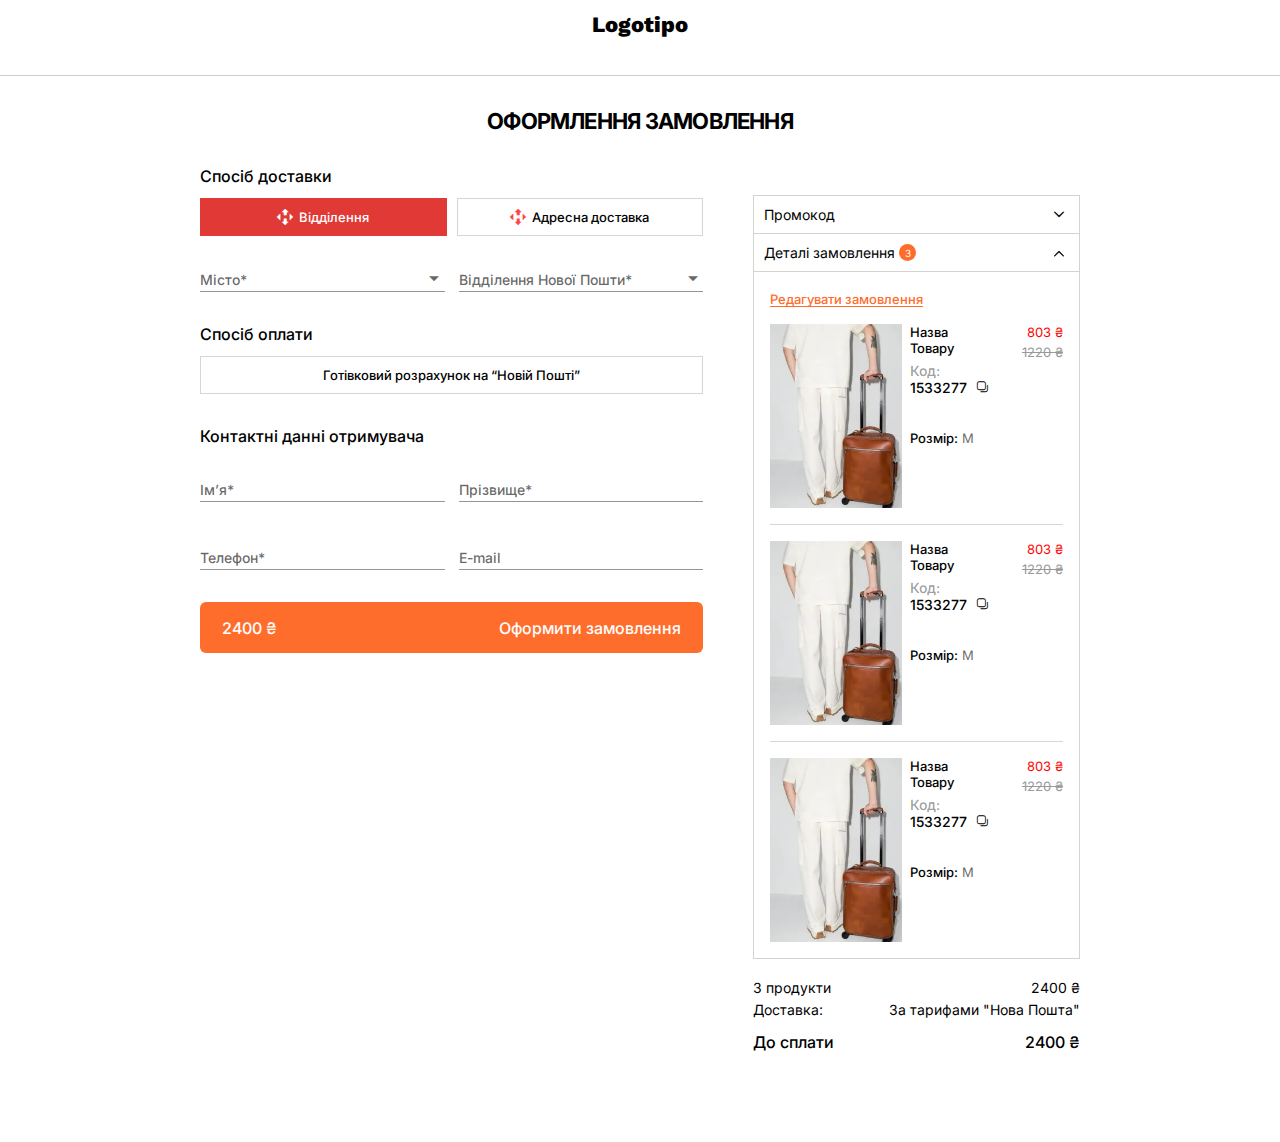
<file: order.html>
<!DOCTYPE html>
<html lang="uk">

<head>
	<title>Оформлення замовлення</title>
	<meta charset="UTF-8">
	<meta name="format-detection" content="telephone=no">
	<!-- <style>body{opacity: 0;}</style> -->
	<link rel="stylesheet" href="css/style.min.css?_v=20240528093401">
	<link rel="shortcut icon" href="favicon.ico">
	<!-- <meta name="robots" content="noindex, nofollow"> -->
	<meta name="viewport" content="width=device-width, initial-scale=1, maximum-scale=1, minimum-scale=1, user-scalable=no">
</head>

<body>
	<div class="wrapper">
		<header data-scroll="100" data-scroll-show class="header header-cart">
			<div class="header__container">
				<div class="header__wrapper">
					<a href="" class="header__logo">Logotipo</a>
				</div>
			</div>
		</header>
		<main>
			<section class="order">
				<div class="order__container">
					<div class="order__body">
						<h3 class="order__title">Оформлення замовлення</h3>
						<div data-one-select class="order__wrapper">
							<form action="" data-goto-error class="order__form form-order">
								<div class="form-order__block">
									<div class="form-order__label">Спосіб доставки</div>
									<div class="form-order__wrap">
										<div class="form-order__radio">
											<input id="type-1" checked type="radio" value="1" name="type" class="form-order__radio--input">
											<label for="type-1" class="form-order__label _icon-novaposhta">Відділення</label>
										</div>
										<div class="form-order__radio">
											<input id="type-2" type="radio" value="2" name="type" class="form-order__radio--input">
											<label for="type-2" class="form-order__label _icon-novaposhta">Адресна доставка</label>
										</div>
									</div>
									<div class="form-order__row">
										<div class="form__data">
											<select data-error="Поле є обовʼязковим для заповнення" data-required data-validate name="form[]" data-class-modif="form">
												<option value="" disabled selected hidden></option>
												<option value="1">Пункт №1</option>
												<option value="2">Пункт №2</option>
												<option value="3">Пункт №3</option>
												<option value="4">Пункт №4</option>
											</select>
											<div class="form__label">Місто*</div>
										</div>
										<div class="form__data form__data--address hide">
											<input data-error="Поле є обовʼязковим для заповнення" data-required="name" data-validate type="text" name="name" class="form__input">
											<div class="form__label">Введіть адресу доставки*</div>
										</div>
										<div class="form__data form__data--department">
											<select data-error="Поле є обовʼязковим для заповнення" data-required data-validate name="form[]" data-class-modif="form">
												<option value="" disabled selected hidden></option>
												<option value="1">Пункт №1</option>
												<option value="2">Пункт №2</option>
												<option value="3">Пункт №3</option>
												<option value="4">Пункт №4</option>
											</select>
											<div class="form__label">Відділення Нової Пошти*</div>
										</div>
									</div>
								</div>
								<div class="form-order__block form-order__block--mod">
									<div class="form-order__label">Спосіб оплати</div>
									<div class="form-order__radio">
										<input id="pay-2" type="checkbox" value="1" name="pay" class="form-order__radio--input">
										<label for="pay-2" class="form-order__label">Готівковий розрахунок на “Новій Пошті”</label>
									</div>
								</div>
								<div class="form-order__block">
									<div class="form-order__label">Контактні данні отримувача</div>
									<div class="form-order__row">
										<div class="form__data">
											<input data-error="Мінімум 2 символи" data-required="name" data-validate type="text" name="name" class="form__input">
											<div class="form__label">Імʼя*</div>
										</div>
										<div class="form__data">
											<input data-error="Мінімум 2 символи" data-required="name" data-validate type="text" name="surname" class="form__input">
											<div class="form__label">Прізвище*</div>
										</div>
									</div>
									<div class="form-order__row">
										<div class="form__data">
											<input data-error="Введіть коректний номер телефону" data-required="phone" data-validate type="tel" name="phone" class="form__input phone-mask">
											<div class="form__label">Телефон*</div>
										</div>
										<div class="form__data">
											<input type="email" name="email" class="form__input">
											<div class="form__label">E-mail</div>
										</div>
									</div>
								</div>
								<div class="form__sent--wrap">
									<button type="submit" class="form__sent btn">Оформити замовлення <span>2400 ₴</span></button>
								</div>
							</form>
							<div class="order__info info-order">
								<div data-spollers class="info-order__spollers order-spollers">
									<details class="order-spollers__item">
										<summary class="order-spollers__title _icon-arrow-down_2">
											<div class="order-spollers__button">Промокод</div>
										</summary>
										<div class="order-spollers__body">
											<form action="" class="spollers-total__form">
												<div class="spollers-total__data">
													<input data-error="Цей код недійсний" data-required data-validate type="text" placeholder="Введіть ваш промокод" class="spollers-total__input">
													<div data-error="Цей код недійсний" data-done="Промокод застовано" class="spollers-total__label"></div>
												</div>
												<button type="submit" class="spollers-total__link--btn">Прийняти</button>
											</form>
										</div>
									</details>
									<details data-open class="order-spollers__item">
										<summary class="order-spollers__title _icon-arrow-down_2">
											<div class="order-spollers__button">Деталі замовлення<span>3</span></div>
										</summary>
										<div class="order-spollers__body order-spollers__body--mod">
											<div class="order-spollers__details">
												<a href="" class="order-spollers__edit">Редагувати замовлення</a>
												<div class="order-spollers__wrapper">
													<div class="details__item">
														<div class="details__image lazy_image ibg">
															<img data-src="img/products/product_01.webp" alt="">
														</div>
														<div class="details__content">
															<div class="details__block">
																<div class="details__column">
																	<div class="details__title">Назва Товару</div>
																	<div class="details__copy product__copy">
																		<div class="product__code--wrap">
																			<div class="product__code--text">Код: <span class="product__code">1533277</span></div>
																		</div>
																		<button type="button" class="product__icon _icon-copy"></button>
																	</div>
																</div>
																<div class="details__column details__column--last">
																	<div class="product__price">803 ₴</div>
																	<div class="details__row">
																		<div class="product__price--old">1220 ₴</div>
																	</div>
																</div>
															</div>
															<div class="details__bottom">
																<div class="details__line">
																	<div class="details__inserted">Розмір:</div>
																	<div class="details__text">М</div>
																</div>
															</div>
														</div>
													</div>
													<div class="details__item">
														<div class="details__image lazy_image ibg">
															<img data-src="img/products/product_01.webp" alt="">
														</div>
														<div class="details__content">
															<div class="details__block">
																<div class="details__column">
																	<div class="details__title">Назва Товару</div>
																	<div class="details__copy product__copy">
																		<div class="product__code--wrap">
																			<div class="product__code--text">Код: <span class="product__code">1533277</span></div>
																		</div>
																		<button type="button" class="product__icon _icon-copy"></button>
																	</div>
																</div>
																<div class="details__column details__column--last">
																	<div class="product__price">803 ₴</div>
																	<div class="details__row">
																		<div class="product__price--old">1220 ₴</div>
																	</div>
																</div>
															</div>
															<div class="details__bottom">
																<div class="details__line">
																	<div class="details__inserted">Розмір:</div>
																	<div class="details__text">М</div>
																</div>
															</div>
														</div>
													</div>
													<div class="details__item">
														<div class="details__image lazy_image ibg">
															<img data-src="img/products/product_01.webp" alt="">
														</div>
														<div class="details__content">
															<div class="details__block">
																<div class="details__column">
																	<div class="details__title">Назва Товару</div>
																	<div class="details__copy product__copy">
																		<div class="product__code--wrap">
																			<div class="product__code--text">Код: <span class="product__code">1533277</span></div>
																		</div>
																		<button type="button" class="product__icon _icon-copy"></button>
																	</div>
																</div>
																<div class="details__column details__column--last">
																	<div class="product__price">803 ₴</div>
																	<div class="details__row">
																		<div class="product__price--old">1220 ₴</div>
																	</div>
																</div>
															</div>
															<div class="details__bottom">
																<div class="details__line">
																	<div class="details__inserted">Розмір:</div>
																	<div class="details__text">М</div>
																</div>
															</div>
														</div>
													</div>
												</div>
											</div>
										</div>
									</details>
								</div>
								<ul class="info-order__total total__list">
									<li class="total__item">
										<div class="total__info">
											<span>3 продукти</span>
										</div>
										<div class="total__data">2400 ₴</div>
									</li>
									<li class="total__item">
										<div class="total__info">
											<span>Доставка:</span>
										</div>
										<div class="total__data">За тарифами "Нова Пошта"</div>
									</li>
									<li class="total__item">
										<div class="total__info">
											<span>До сплати</span>
										</div>
										<div class="total__data">2400 ₴</div>
									</li>
								</ul>
							</div>
						</div>
					</div>
				</div>
			</section>
		</main>
	</div>
	<script src="js/app.min.js?_v=20240528093401"></script>
</body>

</html>
</file>
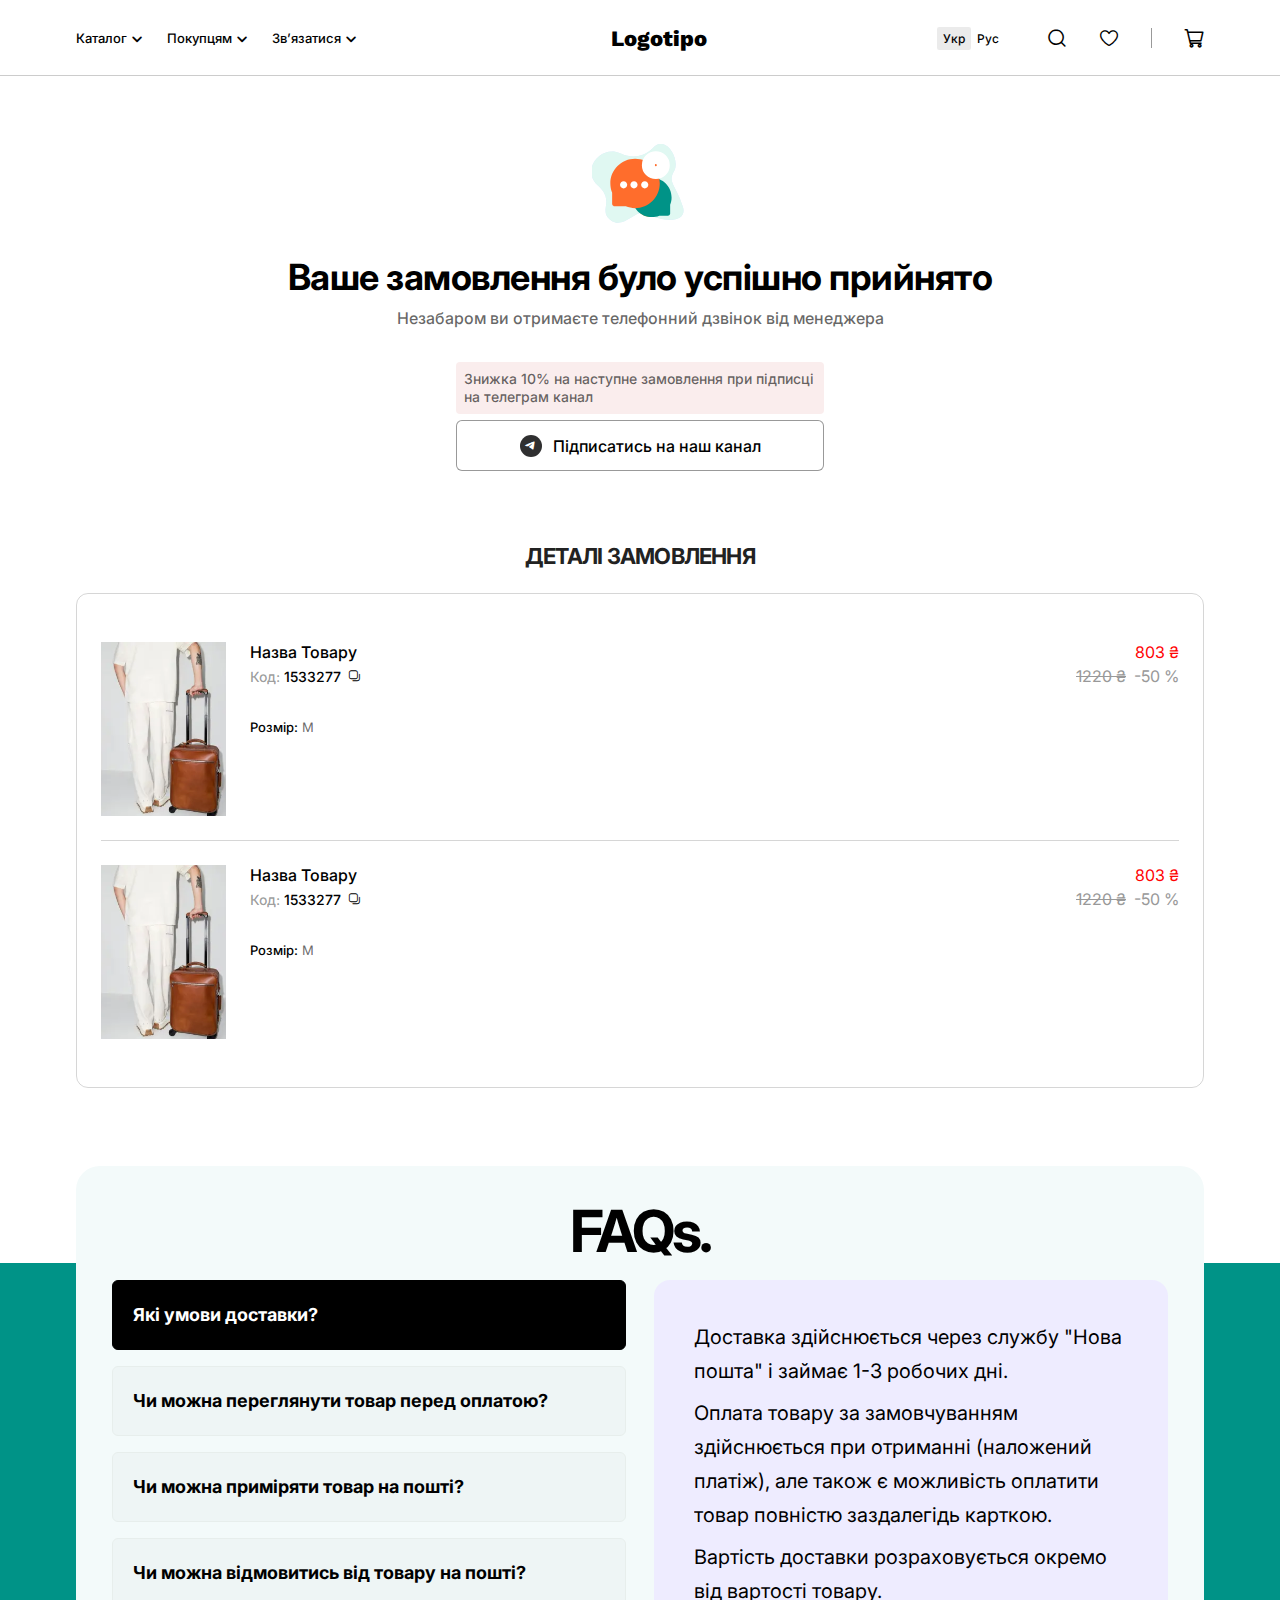
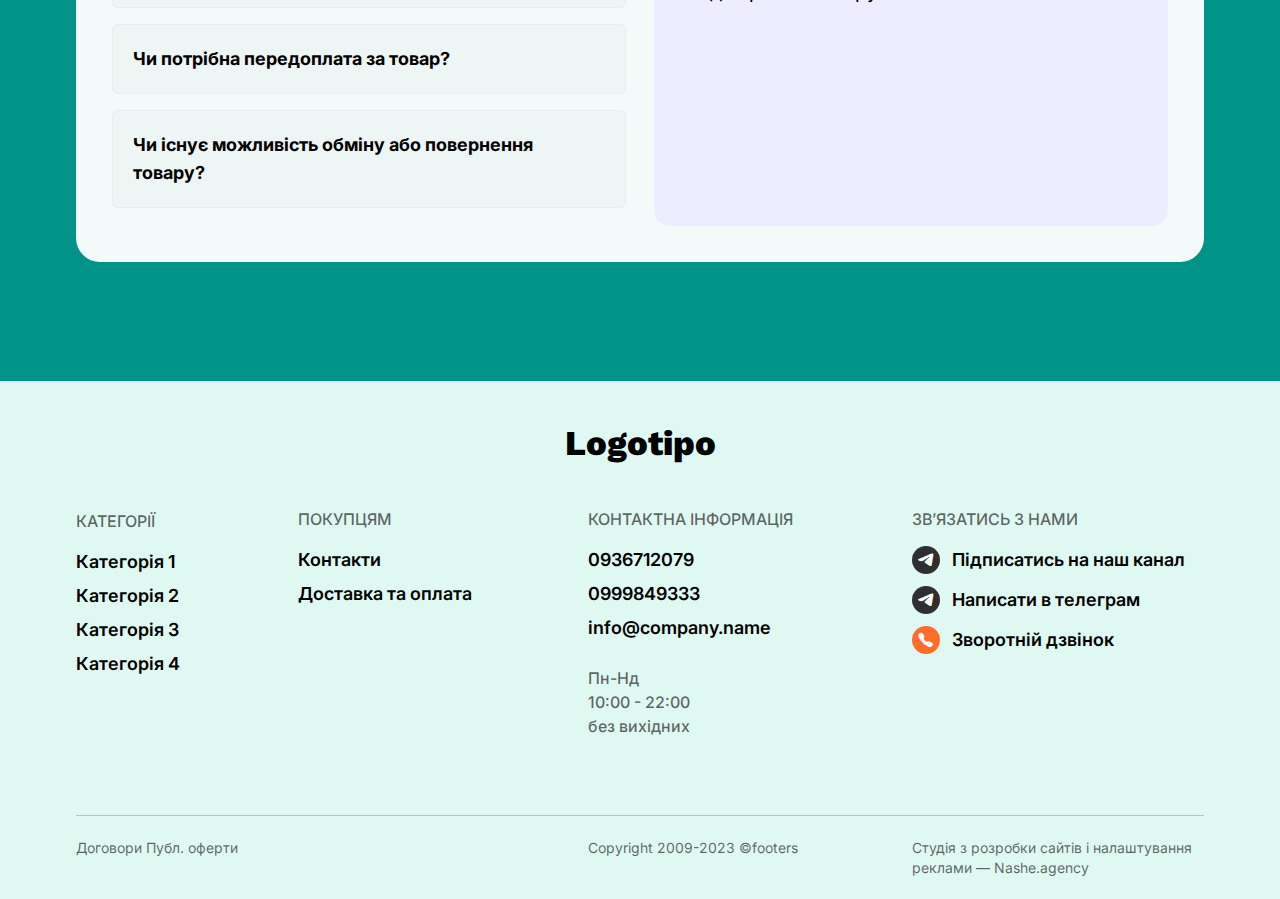
<file: page_success.html>
<!DOCTYPE html>
<html lang="uk">

<head>
	<title>Сторінка успіху</title>
	<meta charset="UTF-8">
	<meta name="format-detection" content="telephone=no">
	<!-- <style>body{opacity: 0;}</style> -->
	<link rel="stylesheet" href="css/style.min.css?_v=20240528093401">
	<link rel="shortcut icon" href="favicon.ico">
	<!-- <meta name="robots" content="noindex, nofollow"> -->
	<meta name="viewport" content="width=device-width, initial-scale=1, maximum-scale=1, minimum-scale=1, user-scalable=no">
</head>

<body>
	<div class="wrapper">
		<header data-scroll="100" data-scroll-show class="header">
			<div class="header__container">
				<div class="header__wrapper">
					<div class="header__mob">
						<button type="button" class="header__button icon-menu">
							<div class="header__button--icon"><span></span></div>
						</button>
					</div>
					<div data-da=".header,991.98,0" class="header__inner">
						<nav class="header__menu menu">
							<ul class="menu__list">
								<li data-hover data-spollers="991.98,max" data-one-spoller class="menu__item menu__item--hover">
									<details class="menu-spollers__body">
										<summary data-button class="menu__link menu__link--hover _icon-arrow-down_1">Каталог</summary>
										<div data-list class="menu__spollers menu-spollers menu-spollers--mob">
											<div class="menu-spollers__inner menu-spollers__inner--mob">
												<div data-spollers="991.98,max" class="menu-spollers__wrapper menu-spollers__wrapper--mob baron">
													<div class="menu-spollers__scroller baron__scroller">
														<details class="menu-spollers__details">
															<summary class="menu-spollers__title"><a href="">Назва категорії</a></summary>
															<ul class="menu-spollers__list">
																<li class="menu-spollers__item">
																	<a href="" class="menu-spollers__link">Категорія 1</a>
																</li>
																<li class="menu-spollers__item">
																	<a href="" class="menu-spollers__link">Категорія 2</a>
																</li>
																<li class="menu-spollers__item">
																	<a href="" class="menu-spollers__link">Категорія 3</a>
																</li>
																<li class="menu-spollers__item">
																	<a href="" class="menu-spollers__link">Категорія 4</a>
																</li>
																<li class="menu-spollers__item">
																	<a href="" class="menu-spollers__link">Категорія 5</a>
																</li>
															</ul>
														</details>
														<details class="menu-spollers__details">
															<summary class="menu-spollers__title"><a href="">Назва категорії</a></summary>
															<ul class="menu-spollers__list">
																<li class="menu-spollers__item">
																	<a href="" class="menu-spollers__link">Категорія 1</a>
																</li>
																<li class="menu-spollers__item">
																	<a href="" class="menu-spollers__link">Категорія 2</a>
																</li>
																<li class="menu-spollers__item">
																	<a href="" class="menu-spollers__link">Категорія 3</a>
																</li>
																<li class="menu-spollers__item">
																	<a href="" class="menu-spollers__link">Категорія 4</a>
																</li>
																<li class="menu-spollers__item">
																	<a href="" class="menu-spollers__link">Категорія 5</a>
																</li>
															</ul>
														</details>
													</div>
													<div class="baron__track">
														<div class="baron__bar"></div>
													</div>
												</div>
												<div class="menu-spollers__wrap">
													<a href="" class="menu-spollers__image--link">
														<div class="menu-spollers__image ibg lazy_image">
															<img data-src="img/main/menu-photo_01.webp" alt="">
														</div>
														<div class="menu-spollers__image--title">
															<p>Бестселлери</p>
														</div>
													</a>
													<a href="" class="menu-spollers__image--link">
														<div class="menu-spollers__image ibg lazy_image">
															<img data-src="img/main/menu-photo_02.webp" alt="">
														</div>
														<div class="menu-spollers__image--title">
															<p>Новинки</p>
														</div>
													</a>
												</div>
											</div>
										</div>
									</details>
								</li>
								<li data-hover class="menu__item menu__item--hover">
									<div class="menu-spollers__body">
										<div data-button class="menu__link menu__link--hover menu__link--mob _icon-arrow-down_1">Покупцям</div>
										<div data-list class="menu__spollers menu-spollers">
											<div class="menu-spollers__inner">
												<div class="menu-spollers__wrapper">
													<div class="menu-spollers__details">
														<div class="menu-spollers__title menu-spollers__title--mob">Покупцям</div>
														<ul class="menu-spollers__list">
															<li class="menu-spollers__item">
																<a href="" class="menu-spollers__link">Контакти</a>
															</li>
															<li class="menu-spollers__item">
																<a href="" class="menu-spollers__link">Доставка та оплата</a>
															</li>
														</ul>
													</div>
												</div>
											</div>
										</div>
									</div>
								</li>
								<li data-hover data-da=".menu__bottom,991.98,1" class="menu__item menu__item--hover">
									<div class="menu-spollers__body">
										<div data-button class="menu__link menu__link--hover menu__link--mob _icon-arrow-down_1">Звʼязатися</div>
										<div data-list class="menu__spollers menu-spollers">
											<div class="menu-spollers__inner">
												<div class="menu-spollers__wrapper">
													<div class="menu-spollers__details">
														<div class="menu-spollers__title menu-spollers__title--mob">Звʼязатись</div>
														<ul class="menu-spollers__list menu-spollers__list--mob">
															<li class="menu-spollers__item menu-spollers__item--mob">
																<a href="" class="menu-spollers__link menu-spollers__link--icon _icon-telegram">Підписатись на наш канал</a>
															</li>
															<li class="menu-spollers__item menu-spollers__item--mob">
																<a href="" class="menu-spollers__link menu-spollers__link--icon _icon-telegram">Написати в телеграм</a>
															</li>
															<li class="menu-spollers__item menu-spollers__item--mob">
																<a href="" class="menu-spollers__link menu-spollers__link--icon _icon-phone">Зворотній дзвінок</a>
															</li>
														</ul>
													</div>
												</div>
											</div>
										</div>
									</div>
								</li>
							</ul>
							<ul class="menu__bottom"></ul>
						</nav>
					</div>
					<a href="" class="header__logo">Logotipo</a>
					<div class="header__block">
						<div data-da=".menu__bottom,991.98,0" class="header__language language">
							<div class="language__item">
								<div class="language__link _active">Укр</div>
							</div>
							<div class="language__item">
								<div class="language__link">Рус</div>
							</div>
						</div>
						<div class="header__actions">
							<button type="button" class="header__icon button-search _icon-search"></button>
							<a href="" data-da=".header__mob,991.98,1" class="header__icon _icon-favorite"></a>
							<button type="button" class="header__icon _icon-cart"></button>
						</div>
					</div>
				</div>
			</div>
		</header>
		<main>
			<section class="block-page">
				<div class="block-page__container">
					<div class="block-page__wrapper">
						<div class="block-page__icon lazy_image">
							<img data-src="img/icons/icon-chat.svg" alt="">
						</div>
						<div class="block-page__main">
							<h1 class="block-page__title">Ваше замовлення було успішно прийнято</h1>
							<div class="block-page__text">
								<p>Незабаром ви отримаєте телефонний дзвінок від менеджера</p>
							</div>
						</div>
						<div class="block-page__bottom">
							<span class="block-page__discount discount">Знижка 10% на наступне замовлення при підписці на телеграм канал</span>
							<a href="" class="block-page__button btn btn_wh _icon-telegram">Підписатись на наш канал</a>
						</div>
					</div>
				</div>
			</section>
			<section class="details">
				<div class="details__container">
					<div class="details__title--top">Деталі замовлення</div>
					<div class="details__wrapper">
						<div class="details__item">
							<div class="details__image lazy_image ibg">
								<img data-src="img/products/product_01.webp" alt="">
							</div>
							<div class="details__content">
								<div class="details__block">
									<div class="details__column">
										<div class="details__title">Назва Товару</div>
										<div class="details__copy product__copy">
											<div class="product__code--wrap">
												<div class="product__code--text">Код: <span class="product__code">1533277</span></div>
											</div>
											<button type="button" class="product__icon _icon-copy"></button>
										</div>
									</div>
									<div class="details__column details__column--last">
										<div class="product__price">803 ₴</div>
										<div class="details__row">
											<div class="product__price--old">1220 ₴</div>
											<div class="product__price--discount">-50 %</div>
										</div>
									</div>
								</div>
								<div class="details__bottom">
									<div class="details__line">
										<div class="details__inserted">Розмір:</div>
										<div class="details__text">М</div>
									</div>
								</div>
							</div>
						</div>
						<div class="details__item">
							<div class="details__image lazy_image ibg">
								<img data-src="img/products/product_01.webp" alt="">
							</div>
							<div class="details__content">
								<div class="details__block">
									<div class="details__column">
										<div class="details__title">Назва Товару</div>
										<div class="details__copy product__copy">
											<div class="product__code--wrap">
												<div class="product__code--text">Код: <span class="product__code">1533277</span></div>
											</div>
											<button type="button" class="product__icon _icon-copy"></button>
										</div>
									</div>
									<div class="details__column details__column--last">
										<div class="product__price">803 ₴</div>
										<div class="details__row">
											<div class="product__price--old">1220 ₴</div>
											<div class="product__price--discount">-50 %</div>
										</div>
									</div>
								</div>
								<div class="details__bottom">
									<div class="details__line">
										<div class="details__inserted">Розмір:</div>
										<div class="details__text">М</div>
									</div>
								</div>
							</div>
						</div>
					</div>
				</div>
			</section>
			<section class="info-block info-block__pad">
				<div class="info-block__container">
					<div class="info-block__body">
						<h2 class="info-block__title--top">FAQs.</h2>
						<div data-tabs class="info-block__tabs tabs">
							<div class="tabs__baron-h baron-h">
								<nav data-tabs-titles class="tabs__navigation baron-h__scroller">
									<button type="button" class="tabs__title _tab-active"><span>Які умови доставки?</span></button>
									<button type="button" class="tabs__title"><span>Чи можна переглянути товар перед оплатою?</span></button>
									<button type="button" class="tabs__title"><span>Чи можна приміряти товар на пошті?</span></button>
									<button type="button" class="tabs__title"><span>Чи можна відмовитись від товару на пошті?</span></button>
									<button type="button" class="tabs__title"><span>Чи потрібна передоплата за товар?</span></button>
									<button type="button" class="tabs__title"><span>Чи існує можливість обміну або повернення товару?</span></button>
								</nav>
								<div class="baron-h__track">
									<div class="baron-h__bar"></div>
								</div>
							</div>
							<div data-tabs-body class="tabs__content">
								<div class="tabs__body">
									<div class="tabs__baron baron">
										<div class="tabs__scroller baron__scroller">
											<p>Доставка здійснюється через службу "Нова пошта" і займає 1-3 робочих дні.</p>
											<p>Оплата товару за замовчуванням здійснюється при отриманні (наложений платіж), але також є можливість оплатити товар повністю заздалегідь карткою.</p>
											<p> Вартість доставки розраховується окремо від вартості товару.</p>
										</div>
										<div class="baron__track">
											<div class="baron__bar"></div>
										</div>
									</div>
								</div>
								<div class="tabs__body">
									<div class="tabs__baron baron">
										<div class="tabs__scroller baron__scroller">
											<p>Оплата товару за замовчуванням здійснюється при отриманні (наложений платіж), але також є можливість оплатити товар повністю заздалегідь карткою.</p>
										</div>
										<div class="baron__track">
											<div class="baron__bar"></div>
										</div>
									</div>
								</div>
								<div class="tabs__body">
									<div class="tabs__baron baron">
										<div class="tabs__scroller baron__scroller">
											<p> Вартість доставки розраховується окремо від вартості товару.</p>
										</div>
										<div class="baron__track">
											<div class="baron__bar"></div>
										</div>
									</div>
								</div>
								<div class="tabs__body">
									<div class="tabs__baron baron">
										<div class="tabs__scroller baron__scroller">
											<p>Доставка здійснюється через службу "Нова пошта" і займає 1-3 робочих дні.</p>
											<p> Вартість доставки розраховується окремо від вартості товару.</p>
										</div>
										<div class="baron__track">
											<div class="baron__bar"></div>
										</div>
									</div>
								</div>
								<div class="tabs__body">
									<div class="tabs__baron baron">
										<div class="tabs__scroller baron__scroller">
											<p>Оплата товару за замовчуванням здійснюється при отриманні (наложений платіж), але також є можливість оплатити товар повністю заздалегідь карткою.</p>
											<p> Вартість доставки розраховується окремо від вартості товару.</p>
										</div>
										<div class="baron__track">
											<div class="baron__bar"></div>
										</div>
									</div>
								</div>
								<div class="tabs__body">
									<div class="tabs__baron baron">
										<div class="tabs__scroller baron__scroller">
											<p>Доставка здійснюється через службу "Нова пошта" і займає 1-3 робочих дні.</p>
											<p> Вартість доставки розраховується окремо від вартості товару.</p>
										</div>
										<div class="baron__track">
											<div class="baron__bar"></div>
										</div>
									</div>
								</div>
							</div>
						</div>
					</div>
				</div>
			</section>
		</main>
		<footer class="footer">
			<div class="footer__container">
				<div class="footer__main">
					<div class="footer__top">
						<a href="" class="footer__logo">Logotipo</a>
					</div>
					<nav class="footer__nav">
						<div class="footer__list">
							<div class="footer__column">
								<a href="" class="footer__title footer__title--mod">категорії</a>
								<ul class="footer__menu">
									<li class="footer__item">
										<a href="" class="footer__link">Категорія 1</a>
									</li>
									<li class="footer__item">
										<a href="" class="footer__link">Категорія 2</a>
									</li>
									<li class="footer__item">
										<a href="" class="footer__link">Категорія 3</a>
									</li>
									<li class="footer__item">
										<a href="" class="footer__link">Категорія 4</a>
									</li>
								</ul>
							</div>
							<div class="footer__column">
								<div class="footer__title">покупцям</div>
								<ul class="footer__menu">
									<li class="footer__item">
										<a href="" class="footer__link">Контакти</a>
									</li>
									<li class="footer__item">
										<a href="" class="footer__link">Доставка та оплата</a>
									</li>
								</ul>
							</div>
						</div>
						<div class="footer__list footer__list--last">
							<div class="footer__column">
								<div class="footer__title">контактна інформація</div>
								<div class="footer__mob">
									<ul class="footer__menu">
										<li class="footer__item">
											<a href="tel:+380936712079" class="footer__link">0936712079</a>
										</li>
										<li class="footer__item">
											<a href="tel:+380999849333" class="footer__link">0999849333</a>
										</li>
										<li class="footer__item">
											<a href="mailto:+info@company.name" class="footer__link">info@company.name</a>
										</li>
									</ul>
									<div class="footer__info">
										<p>Пн-Нд <br>
											10:00 - 22:00 <br>
											без вихідних</p>
									</div>
								</div>
							</div>
							<div class="footer__column footer__column--contact">
								<div class="footer__title">Звʼязатись з нами</div>
								<ul class="footer__menu">
									<li class="footer__item">
										<a href="" class="footer__link _icon-telegram">Підписатись на наш канал</a>
									</li>
									<li class="footer__item">
										<a href="" class="footer__link _icon-telegram">Написати в телеграм</a>
									</li>
									<li class="footer__item">
										<a href="" class="footer__link _icon-phone">Зворотній дзвінок</a>
									</li>
								</ul>
							</div>
						</div>
					</nav>
				</div>
				<div class="footer__bottom">
					<div class="footer__bottom--col">
						<a href="" class="footer__bottom--link">Договори Публ. оферти</a>
					</div>
					<div class="footer__bottom--last">
						<div class="footer__copyright">
							<p>Copyright 2009-2023 ©footers</p>
						</div>
						<div class="footer__copyright">
							<p>Студія з розробки сайтів і налаштування реклами — Nashe.agency</p>
						</div>
					</div>
				</div>
			</div>
		</footer>
	</div>
	<div class="popup popup-search">
		<div class="popup-search__wrapper">
			<div class="popup__content popup-search__content">
				<div class="popup-search__top">
					<div class="popup-search__search search">
						<form action="#" class="search__form">
							<div data-desktop="Напишіть, що ви шукаєте (назва або код товару)" data-mobile="Напишіть, що ви шукаєте" class="search__placeholder"></div>
							<input type="text" name="search" class="search__input">
							<button type="submit" class="search__button _icon-search"></button>
							<button type="button" class="search__clear">Очистити</button>
						</form>
					</div>
					<button data-close type="button" class="popup-search__close button-search-close _icon-close"></button>
				</div>
				<div class="popup-search__body">
					<div class="popup-search__column">
						<h4 class="popup-search__title">Ви нещодавно шукали</h4>
						<ul class="popup-search__list">
							<li class="popup-search__item">
								<a href="" class="popup-search__link">Легінси з кашеміру в рубчик</a>
							</li>
							<li class="popup-search__item">
								<a href="" class="popup-search__link">Легінси утеплені</a>
							</li>
							<li class="popup-search__item">
								<a href="" class="popup-search__link">Легінси утеплені</a>
							</li>
							<li class="popup-search__item">
								<a href="" class="popup-search__link">Легінси з кашеміру в рубчик</a>
							</li>
						</ul>
					</div>
					<div class="popup-search__column">
						<h4 class="popup-search__title">Тренди пошуку</h4>
						<ul class="popup-search__list">
							<li class="popup-search__item">
								<a href="" class="popup-search__link">Легінси зі штучної шкіри</a>
							</li>
							<li class="popup-search__item">
								<a href="" class="popup-search__link">Легінси утеплені</a>
							</li>
							<li class="popup-search__item">
								<a href="" class="popup-search__link">Легінси зі штучної шкіри</a>
							</li>
							<li class="popup-search__item">
								<a href="" class="popup-search__link">Легінси з кашеміру в рубчик</a>
							</li>
						</ul>
					</div>
				</div>
				<!-- Блок popup-search__body--not добавляется вместо блока popup-search__body, если не найдено результатов
				<div class="popup-search__body--not">
				<div class="popup-search__title--main">Не знайдено результатів для ʼпомаранчевіʼ</div>
			</div>
			-->
				<div class="popup-search__product">
					<div class="product__top">
						<h2 class="product__title--top">Тенденції, які найчастіше шукають</h2>
					</div>
					<div class="product__slider swiper">
						<div class="product__wrapper swiper-wrapper">
							<div class="product__slide swiper-slide">
								<div class="product__wrap">
									<div class="product__inner">
										<div class="product__label--wrap">
											<div class="product__label">New</div>
										</div>
										<button type="button" class="product__favorite _icon-favorite active"></button>
									</div>
									<a href="" class="product__image lazy_image">
										<img data-src="img/products/product_01.webp" alt="">
									</a>
									<div class="product__main">
										<div class="product__row">
											<a href="" class="product__title">Назва Товару</a>
											<div class="product__copy">
												<div class="product__code--wrap">
													<div class="product__code--text">Код: <span class="product__code">1533277</span></div>
												</div>
												<button type="button" class="product__icon _icon-copy"></button>
											</div>
										</div>
										<div class="product__bottom">
											<div class="product__rating rating">
												<div class="rating__block">
													<div class="rating__star _icon-star"></div>
													<div class="rating__star _icon-star"></div>
													<div class="rating__star _icon-star"></div>
													<div class="rating__star _icon-star"></div>
													<div class="rating__star _icon-star hide"></div>
												</div>
												<div class="rating__total">5 відгуків</div>
											</div>
											<div class="product__price--wrap">
												<div class="product__price">803 ₴</div>
												<div class="product__price--old">1220 ₴</div>
											</div>
											<button data-popup="#popup-quick-order" type="button" class="product__buy btn">Швидке замовлення</button>
										</div>
									</div>
								</div>
							</div>
							<div class="product__slide swiper-slide">
								<div class="product__wrap">
									<div class="product__inner">
										<div class="product__label--wrap">
											<div class="product__label">New</div>
										</div>
										<button type="button" class="product__favorite _icon-favorite"></button>
									</div>
									<a href="" class="product__image lazy_image">
										<img data-src="img/products/product_02.webp" alt="">
									</a>
									<div class="product__main">
										<div class="product__row">
											<a href="" class="product__title">Назва Товару Назва Товару Назва Товару Назва Товару Назва Товару</a>
											<div class="product__copy">
												<div class="product__code--wrap">
													<div class="product__code--text">Код: <span class="product__code">1533277</span></div>
												</div>
												<button type="button" class="product__icon _icon-copy"></button>
											</div>
										</div>
										<div class="product__bottom">
											<div class="product__rating rating">
												<div class="rating__block">
													<div class="rating__star _icon-star"></div>
													<div class="rating__star _icon-star"></div>
													<div class="rating__star _icon-star"></div>
													<div class="rating__star _icon-star"></div>
													<div class="rating__star _icon-star"></div>
												</div>
												<div class="rating__total">5 відгуків</div>
											</div>
											<div class="product__price--wrap">
												<div class="product__price">803 ₴</div>
												<div class="product__price--old">1220 ₴</div>
											</div>
											<button data-popup="#popup-quick-order" type="button" class="product__buy btn">Швидке замовлення</button>
										</div>
									</div>
								</div>
							</div>
							<div class="product__slide swiper-slide">
								<div class="product__wrap">
									<div class="product__inner">
										<div class="product__label--wrap">
											<div class="product__label">New</div>
										</div>
										<button type="button" class="product__favorite _icon-favorite"></button>
									</div>
									<a href="" class="product__image lazy_image">
										<img data-src="img/products/product_03.webp" alt="">
									</a>
									<div class="product__main">
										<div class="product__row">
											<a href="" class="product__title">Назва Товару</a>
											<div class="product__copy">
												<div class="product__code--wrap">
													<div class="product__code--text">Код: <span class="product__code">1533277</span></div>
												</div>
												<button type="button" class="product__icon _icon-copy"></button>
											</div>
										</div>
										<div class="product__bottom">
											<div class="product__rating rating">
												<div class="rating__block">
													<div class="rating__star _icon-star"></div>
													<div class="rating__star _icon-star"></div>
													<div class="rating__star _icon-star"></div>
													<div class="rating__star _icon-star"></div>
													<div class="rating__star _icon-star"></div>
												</div>
												<div class="rating__total">5 відгуків</div>
											</div>
											<div class="product__price--wrap">
												<div class="product__price">803 ₴</div>
												<div class="product__price--old">1220 ₴</div>
											</div>
											<button data-popup="#popup-quick-order" type="button" class="product__buy btn">Швидке замовлення</button>
										</div>
									</div>
								</div>
							</div>
							<div class="product__slide swiper-slide">
								<div class="product__wrap">
									<div class="product__inner">
										<div class="product__label--wrap">
											<div class="product__label">New</div>
										</div>
										<button type="button" class="product__favorite _icon-favorite"></button>
									</div>
									<a href="" class="product__image lazy_image">
										<img data-src="img/products/product_04.webp" alt="">
									</a>
									<div class="product__main">
										<div class="product__row">
											<a href="" class="product__title">Назва Товару</a>
											<div class="product__copy">
												<div class="product__code--wrap">
													<div class="product__code--text">Код: <span class="product__code">1533277</span></div>
												</div>
												<button type="button" class="product__icon _icon-copy"></button>
											</div>
										</div>
										<div class="product__bottom">
											<div class="product__rating rating">
												<div class="rating__block">
													<div class="rating__star _icon-star"></div>
													<div class="rating__star _icon-star"></div>
													<div class="rating__star _icon-star"></div>
													<div class="rating__star _icon-star"></div>
													<div class="rating__star _icon-star"></div>
												</div>
												<div class="rating__total">5 відгуків</div>
											</div>
											<div class="product__price--wrap">
												<div class="product__price">803 ₴</div>
												<div class="product__price--old">1220 ₴</div>
											</div>
											<button data-popup="#popup-quick-order" type="button" class="product__buy btn">Швидке замовлення</button>
										</div>
									</div>
								</div>
							</div>
							<div class="product__slide swiper-slide">
								<div class="product__wrap">
									<div class="product__inner">
										<div class="product__label--wrap">
											<div class="product__label">New</div>
										</div>
										<button type="button" class="product__favorite _icon-favorite"></button>
									</div>
									<a href="" class="product__image lazy_image">
										<img data-src="img/products/product_03.webp" alt="">
									</a>
									<div class="product__main">
										<div class="product__row">
											<a href="" class="product__title">Назва Товару</a>
											<div class="product__copy">
												<div class="product__code--wrap">
													<div class="product__code--text">Код: <span class="product__code">1533277</span></div>
												</div>
												<button type="button" class="product__icon _icon-copy"></button>
											</div>
										</div>
										<div class="product__bottom">
											<div class="product__rating rating">
												<div class="rating__block">
													<div class="rating__star _icon-star"></div>
													<div class="rating__star _icon-star"></div>
													<div class="rating__star _icon-star"></div>
													<div class="rating__star _icon-star"></div>
													<div class="rating__star _icon-star"></div>
												</div>
												<div class="rating__total">5 відгуків</div>
											</div>
											<div class="product__price--wrap">
												<div class="product__price">803 ₴</div>
												<div class="product__price--old">1220 ₴</div>
											</div>
											<button data-popup="#popup-quick-order" type="button" class="product__buy btn">Швидке замовлення</button>
										</div>
									</div>
								</div>
							</div>
							<div class="product__slide swiper-slide">
								<div class="product__wrap">
									<div class="product__inner">
										<div class="product__label--wrap">
											<div class="product__label">New</div>
										</div>
										<button type="button" class="product__favorite _icon-favorite"></button>
									</div>
									<a href="" class="product__image lazy_image">
										<img data-src="img/products/product_04.webp" alt="">
									</a>
									<div class="product__main">
										<div class="product__row">
											<a href="" class="product__title">Назва Товару</a>
											<div class="product__copy">
												<div class="product__code--wrap">
													<div class="product__code--text">Код: <span class="product__code">1533277</span></div>
												</div>
												<button type="button" class="product__icon _icon-copy"></button>
											</div>
										</div>
										<div class="product__bottom">
											<div class="product__rating rating">
												<div class="rating__block">
													<div class="rating__star _icon-star"></div>
													<div class="rating__star _icon-star"></div>
													<div class="rating__star _icon-star"></div>
													<div class="rating__star _icon-star"></div>
													<div class="rating__star _icon-star"></div>
												</div>
												<div class="rating__total">5 відгуків</div>
											</div>
											<div class="product__price--wrap">
												<div class="product__price">803 ₴</div>
												<div class="product__price--old">1220 ₴</div>
											</div>
											<button data-popup="#popup-quick-order" type="button" class="product__buy btn">Швидке замовлення</button>
										</div>
									</div>
								</div>
							</div>
						</div>
						<button type="button" class="product__swiper-button product__swiper-button-prev _icon-arrow-btn"></button>
						<button type="button" class="product__swiper-button product__swiper-button-next _icon-arrow-btn"></button>
					</div>
				</div>
			</div>
		</div>
	</div>
	<script src="js/app.min.js?_v=20240528093401"></script>
</body>

</html>
</file>
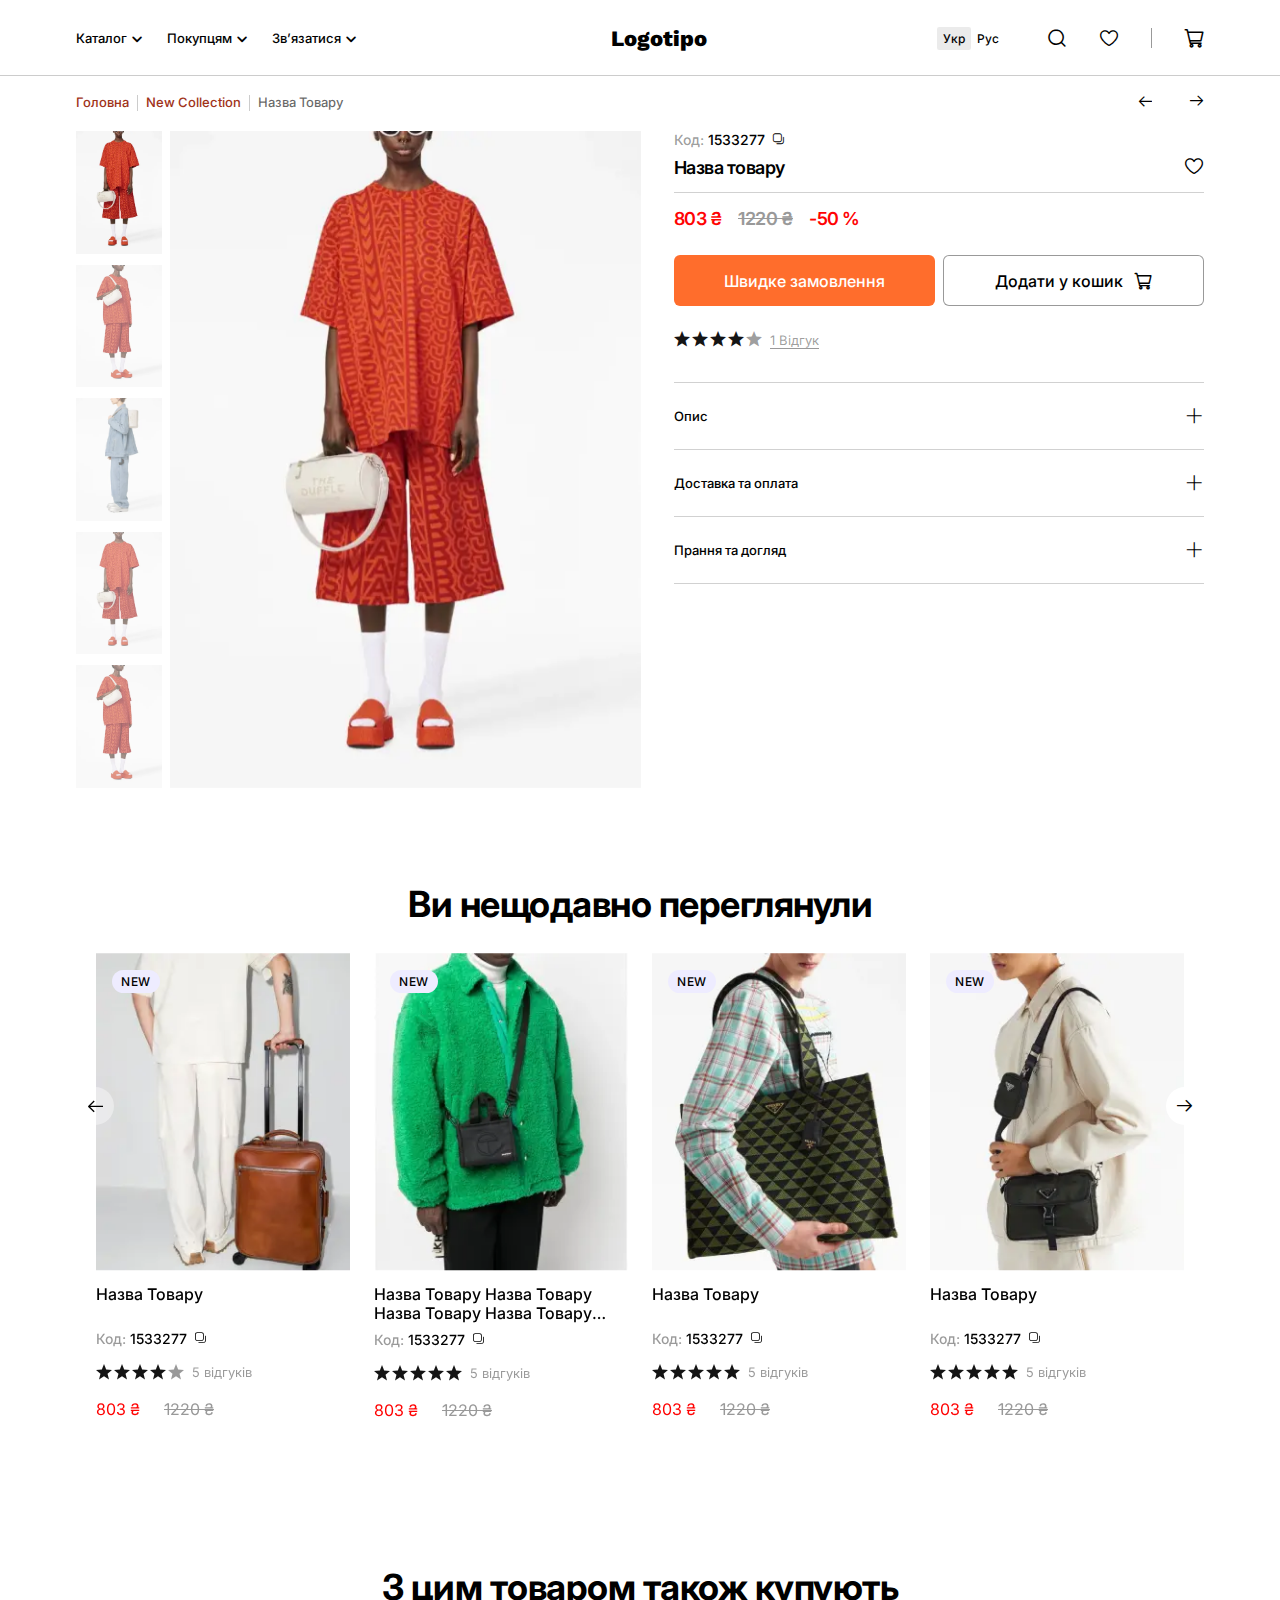
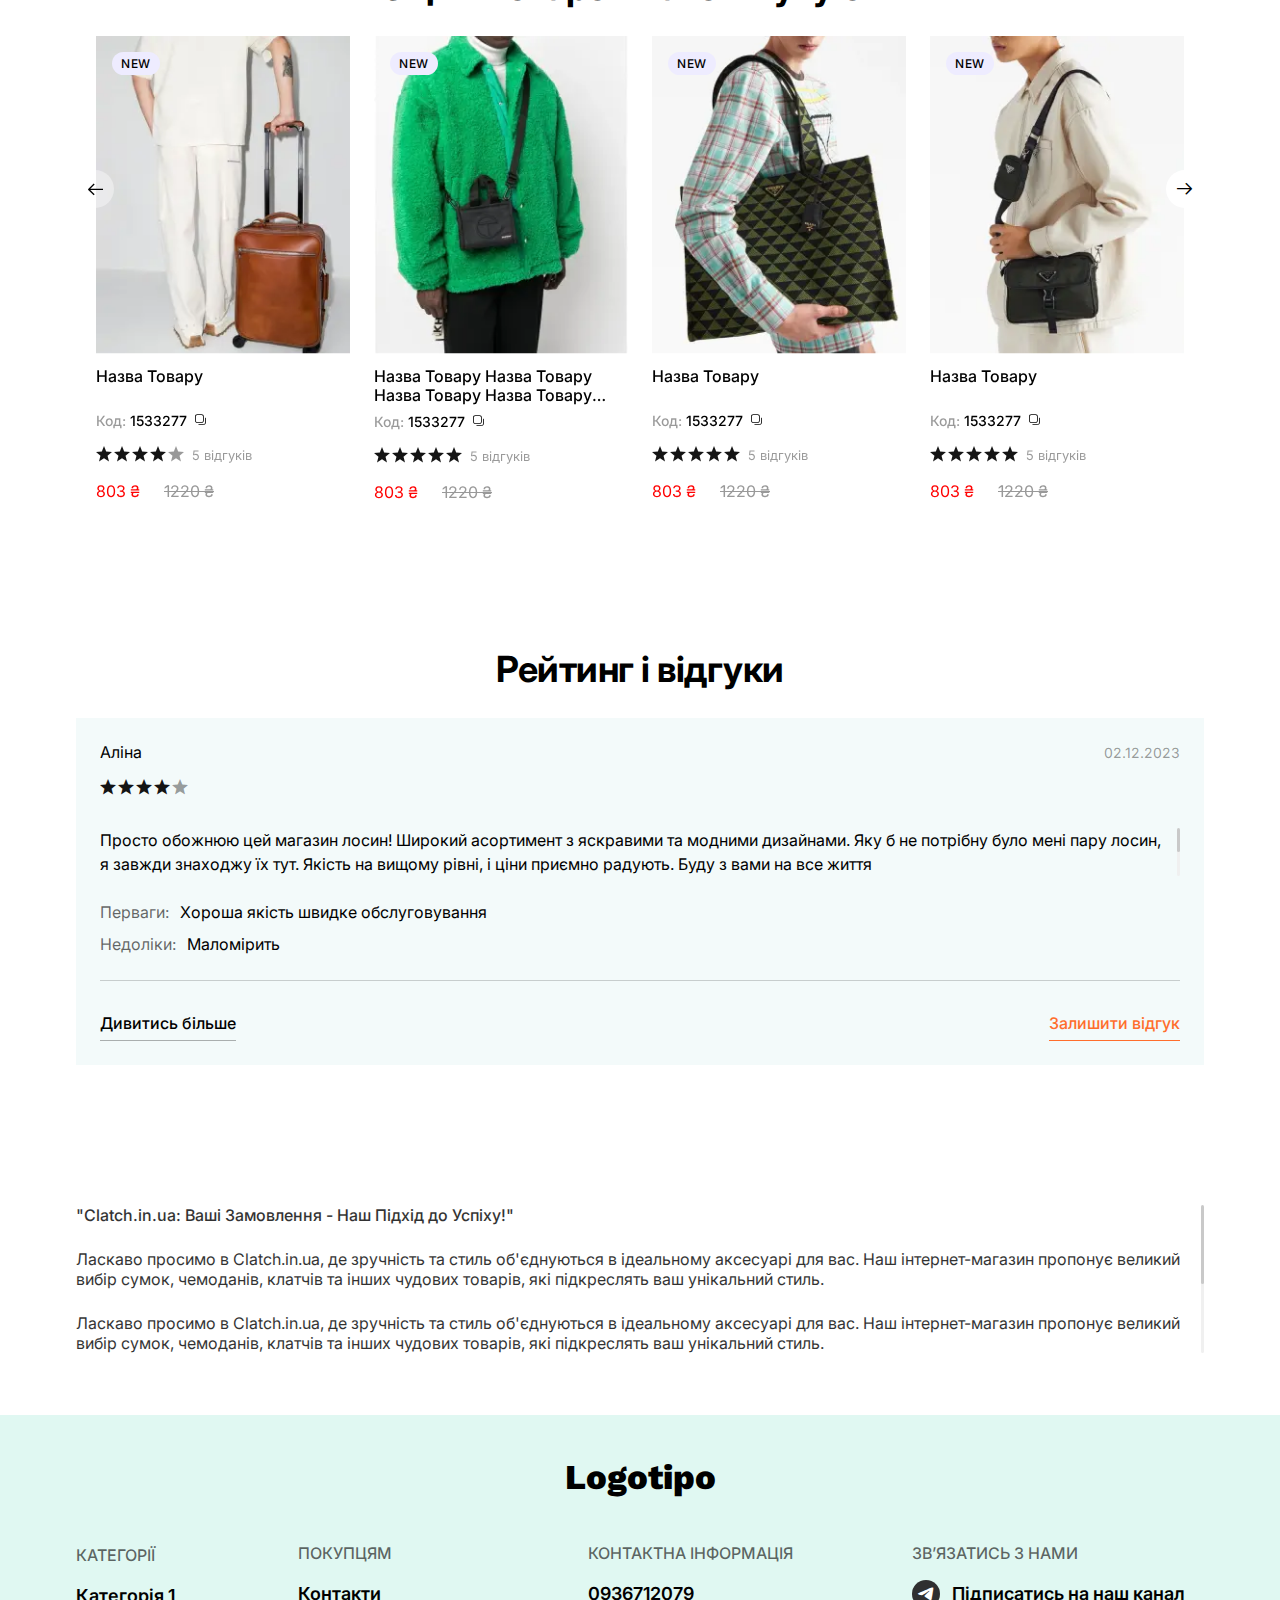
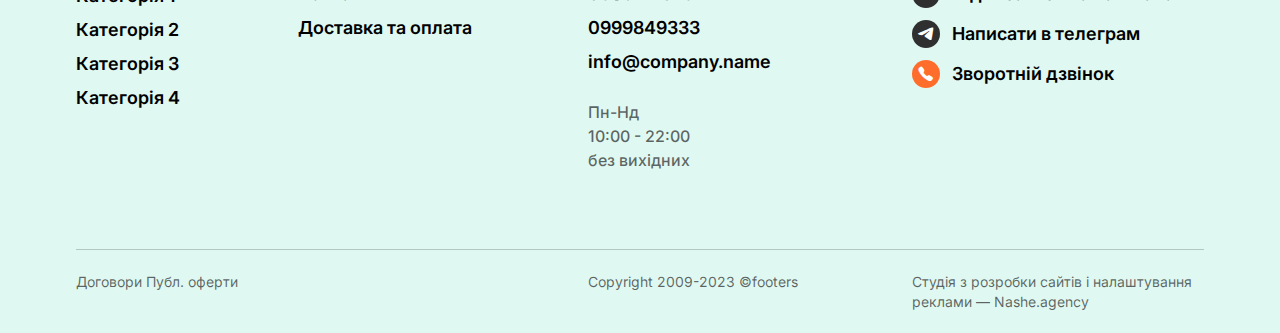
<file: product.html>
<!DOCTYPE html>
<html lang="uk">

<head>
	<title>Продукт</title>
	<meta charset="UTF-8">
	<meta name="format-detection" content="telephone=no">
	<!-- <style>body{opacity: 0;}</style> -->
	<link rel="stylesheet" href="css/style.min.css?_v=20240528132526">
	<link rel="shortcut icon" href="favicon.ico">
	<!-- <meta name="robots" content="noindex, nofollow"> -->
	<meta name="viewport" content="width=device-width, initial-scale=1, maximum-scale=1, minimum-scale=1, user-scalable=no">
</head>

<body>
	<div class="wrapper">
		<header data-scroll="100" data-scroll-show class="header">
			<div class="header__container">
				<div class="header__wrapper">
					<div class="header__mob">
						<button type="button" class="header__button icon-menu">
							<div class="header__button--icon"><span></span></div>
						</button>
					</div>
					<div data-da=".header,991.98,0" class="header__inner">
						<nav class="header__menu menu">
							<ul class="menu__list">
								<li data-hover data-spollers="991.98,max" data-one-spoller class="menu__item menu__item--hover">
									<details class="menu-spollers__body">
										<summary data-button class="menu__link menu__link--hover _icon-arrow-down_1">Каталог</summary>
										<div data-list class="menu__spollers menu-spollers menu-spollers--mob">
											<div class="menu-spollers__inner menu-spollers__inner--mob">
												<div data-spollers="991.98,max" class="menu-spollers__wrapper menu-spollers__wrapper--mob baron">
													<div class="menu-spollers__scroller baron__scroller">
														<details class="menu-spollers__details">
															<summary class="menu-spollers__title"><a href="">Назва категорії</a></summary>
															<ul class="menu-spollers__list">
																<li class="menu-spollers__item">
																	<a href="" class="menu-spollers__link">Категорія 1</a>
																</li>
																<li class="menu-spollers__item">
																	<a href="" class="menu-spollers__link">Категорія 2</a>
																</li>
																<li class="menu-spollers__item">
																	<a href="" class="menu-spollers__link">Категорія 3</a>
																</li>
																<li class="menu-spollers__item">
																	<a href="" class="menu-spollers__link">Категорія 4</a>
																</li>
																<li class="menu-spollers__item">
																	<a href="" class="menu-spollers__link">Категорія 5</a>
																</li>
															</ul>
														</details>
														<details class="menu-spollers__details">
															<summary class="menu-spollers__title"><a href="">Назва категорії</a></summary>
															<ul class="menu-spollers__list">
																<li class="menu-spollers__item">
																	<a href="" class="menu-spollers__link">Категорія 1</a>
																</li>
																<li class="menu-spollers__item">
																	<a href="" class="menu-spollers__link">Категорія 2</a>
																</li>
																<li class="menu-spollers__item">
																	<a href="" class="menu-spollers__link">Категорія 3</a>
																</li>
																<li class="menu-spollers__item">
																	<a href="" class="menu-spollers__link">Категорія 4</a>
																</li>
																<li class="menu-spollers__item">
																	<a href="" class="menu-spollers__link">Категорія 5</a>
																</li>
															</ul>
														</details>
													</div>
													<div class="baron__track">
														<div class="baron__bar"></div>
													</div>
												</div>
												<div class="menu-spollers__wrap">
													<a href="" class="menu-spollers__image--link">
														<div class="menu-spollers__image ibg lazy_image">
															<img data-src="img/main/menu-photo_01.webp" alt="">
														</div>
														<div class="menu-spollers__image--title">
															<p>Бестселлери</p>
														</div>
													</a>
													<a href="" class="menu-spollers__image--link">
														<div class="menu-spollers__image ibg lazy_image">
															<img data-src="img/main/menu-photo_02.webp" alt="">
														</div>
														<div class="menu-spollers__image--title">
															<p>Новинки</p>
														</div>
													</a>
												</div>
											</div>
										</div>
									</details>
								</li>
								<li data-hover class="menu__item menu__item--hover">
									<div class="menu-spollers__body">
										<div data-button class="menu__link menu__link--hover menu__link--mob _icon-arrow-down_1">Покупцям</div>
										<div data-list class="menu__spollers menu-spollers">
											<div class="menu-spollers__inner">
												<div class="menu-spollers__wrapper">
													<div class="menu-spollers__details">
														<div class="menu-spollers__title menu-spollers__title--mob">Покупцям</div>
														<ul class="menu-spollers__list">
															<li class="menu-spollers__item">
																<a href="" class="menu-spollers__link">Контакти</a>
															</li>
															<li class="menu-spollers__item">
																<a href="" class="menu-spollers__link">Доставка та оплата</a>
															</li>
														</ul>
													</div>
												</div>
											</div>
										</div>
									</div>
								</li>
								<li data-hover data-da=".menu__bottom,991.98,1" class="menu__item menu__item--hover">
									<div class="menu-spollers__body">
										<div data-button class="menu__link menu__link--hover menu__link--mob _icon-arrow-down_1">Звʼязатися</div>
										<div data-list class="menu__spollers menu-spollers">
											<div class="menu-spollers__inner">
												<div class="menu-spollers__wrapper">
													<div class="menu-spollers__details">
														<div class="menu-spollers__title menu-spollers__title--mob">Звʼязатись</div>
														<ul class="menu-spollers__list menu-spollers__list--mob">
															<li class="menu-spollers__item menu-spollers__item--mob">
																<a href="" class="menu-spollers__link menu-spollers__link--icon _icon-telegram">Підписатись на наш канал</a>
															</li>
															<li class="menu-spollers__item menu-spollers__item--mob">
																<a href="" class="menu-spollers__link menu-spollers__link--icon _icon-telegram">Написати в телеграм</a>
															</li>
															<li class="menu-spollers__item menu-spollers__item--mob">
																<a href="" class="menu-spollers__link menu-spollers__link--icon _icon-phone">Зворотній дзвінок</a>
															</li>
														</ul>
													</div>
												</div>
											</div>
										</div>
									</div>
								</li>
							</ul>
							<ul class="menu__bottom"></ul>
						</nav>
					</div>
					<a href="" class="header__logo">Logotipo</a>
					<div class="header__block">
						<div data-da=".menu__bottom,991.98,0" class="header__language language">
							<div class="language__item">
								<div class="language__link _active">Укр</div>
							</div>
							<div class="language__item">
								<div class="language__link">Рус</div>
							</div>
						</div>
						<div class="header__actions">
							<button type="button" class="header__icon button-search _icon-search"></button>
							<a href="" data-da=".header__mob,991.98,1" class="header__icon _icon-favorite"></a>
							<button type="button" class="header__icon _icon-cart"></button>
						</div>
					</div>
				</div>
			</div>
		</header>
		<main>
			<section class="breadcrumb breadcrumb-hide">
				<div class="breadcrumb__container">
					<div class="breadcrumb__wrapper">
						<ul class="breadcrumb__list">
							<li class="breadcrumb__item"><a href="" class="breadcrumb__link">Головна</a></li>
							<li class="breadcrumb__item"><a href="" class="breadcrumb__link">new Collection</a></li>
							<li class="breadcrumb__item"><span class="breadcrumb__active">Назва товару</span></li>
						</ul>
						<div class="breadcrumb__row">
							<a href="" class="breadcrumb__back _icon-arrow-sel">Назад</a>
							<div class="breadcrumb__nav">
								<a href="" class="breadcrumb__product breadcrumb__product--prev _icon-arrow-btn"></a>
								<a href="" class="breadcrumb__product breadcrumb__product--next _icon-arrow-btn"></a>
							</div>
						</div>
					</div>
				</div>
			</section>
			<section class="product-page">
				<div class="product-page__container">
					<div class="product-page__wrapper">
						<div class="product-page__gallery gallery">
							<div class="gallery__slider swiper">
								<div data-gallery class="gallery__wrapper swiper-wrapper">
									<a href="img/products/product_05.webp" class="gallery__slide gallery__slide--mob swiper-slide">
										<img data-src="img/products/product_05.webp" alt="" class="gallery__preview">
									</a>
									<a href="img/products/product_06.webp" class="gallery__slide gallery__slide--mob swiper-slide">
										<img data-src="img/products/product_06.webp" alt="" class="gallery__preview">
									</a>
									<a href="img/products/product_07.webp" class="gallery__slide gallery__slide--mob swiper-slide">
										<img data-src="img/products/product_07.webp" alt="" class="gallery__preview">
									</a>
									<a href="img/products/product_05.webp" class="gallery__slide gallery__slide--mob swiper-slide">
										<img data-src="img/products/product_05.webp" alt="" class="gallery__preview">
									</a>
									<a href="img/products/product_06.webp" class="gallery__slide gallery__slide--mob swiper-slide">
										<img data-src="img/products/product_06.webp" alt="" class="gallery__preview">
									</a>
									<a href="img/products/product_07.webp" class="gallery__slide gallery__slide--mob swiper-slide">
										<img data-src="img/products/product_07.webp" alt="" class="gallery__preview">
									</a>
								</div>
								<div class="gallery__fraction">
									<span class="gallery__fraction--current">1</span> / <span class="gallery__fraction--all"></span>
								</div>
							</div>
							<div class="gallery__thumbs swiper">
								<div class="gallery__wrapper swiper-wrapper">
									<div class="gallery__slide swiper-slide">
										<img src="img/products/product_05.webp" alt="">
									</div>
									<div class="gallery__slide swiper-slide">
										<img src="img/products/product_06.webp" alt="">
									</div>
									<div class="gallery__slide swiper-slide">
										<img src="img/products/product_07.webp" alt="">
									</div>
									<div class="gallery__slide swiper-slide">
										<img src="img/products/product_05.webp" alt="">
									</div>
									<div class="gallery__slide swiper-slide">
										<img src="img/products/product_06.webp" alt="">
									</div>
									<div class="gallery__slide swiper-slide">
										<img src="img/products/product_07.webp" alt="">
									</div>
								</div>
							</div>
						</div>
						<div class="product-page__info product-info">
							<div class="product-info__copy product__copy">
								<div class="product__code--wrap">
									<div class="product__code--text">Код: <span class="product__code">1533277</span></div>
								</div>
								<button type="button" class="product__icon _icon-copy"></button>
							</div>
							<div class="product-info__row">
								<h4 class="product-info__title">Назва товару</h4>
								<button type="button" class="product-info__favorite _icon-favorite "></button>
							</div>
							<div class="product-info__price--wrap product__price--wrap">
								<div class="product__price">803 ₴</div>
								<div class="product__price--old">1220 ₴</div>
								<div class="product__price">-50 %</div>
							</div>
							<div class="product-info__bottom">
								<button data-popup="#popup-quick-order" type="button" class="product-info__button product-info__button--mob btn">Швидке замовлення</button>
								<button data-popup="#popup-cart" type="submit" class="product-info__button btn btn_wh _icon-cart">Додати у кошик</button>
							</div>
							<div class="product-info__rating rating">
								<div class="rating__block">
									<div class="rating__star _icon-star"></div>
									<div class="rating__star _icon-star"></div>
									<div class="rating__star _icon-star"></div>
									<div class="rating__star _icon-star"></div>
									<div class="rating__star _icon-star hide"></div>
								</div>
								<a href="#product-reviews" class="rating__total">1 Відгук</a>
							</div>
							<div data-spollers data-one-spoller class="product-info__spollers spollers">
								<details class="spollers__item">
									<summary class="spollers__title">Опис</summary>
									<div class="spollers__body">
										<p>Опис товару</p>
									</div>
								</details>
								<details class="spollers__item">
									<summary class="spollers__title">Доставка та оплата</summary>
									<div class="spollers__body">
										<p>Доставка та оплата</p>
										<p>Доставка та оплата</p>
										<p>Доставка та оплата</p>
									</div>
								</details>
								<details class="spollers__item">
									<summary class="spollers__title">Прання та догляд</summary>
									<div class="spollers__body">
										<p>Прання та догляд</p>
										<p>Прання та догляд</p>
										<p>Прання та догляд</p>
										<p>Прання та догляд</p>
									</div>
								</details>
							</div>
						</div>
					</div>
				</div>
			</section>
			<section class="product">
				<div class="product__container">
					<div class="product__top">
						<h2 class="product__title--top">Ви нещодавно переглянули</h2>
					</div>
					<div class="product__slider swiper">
						<div class="product__wrapper swiper-wrapper">
							<div class="product__slide swiper-slide">
								<div class="product__wrap">
									<div class="product__inner">
										<div class="product__label--wrap">
											<div class="product__label">New</div>
										</div>
										<button type="button" class="product__favorite _icon-favorite active"></button>
									</div>
									<a href="" class="product__image lazy_image">
										<img data-src="img/products/product_01.webp" alt="">
									</a>
									<div class="product__main">
										<div class="product__row">
											<a href="" class="product__title">Назва Товару</a>
											<div class="product__copy">
												<div class="product__code--wrap">
													<div class="product__code--text">Код: <span class="product__code">1533277</span></div>
												</div>
												<button type="button" class="product__icon _icon-copy"></button>
											</div>
										</div>
										<div class="product__bottom">
											<div class="product__rating rating">
												<div class="rating__block">
													<div class="rating__star _icon-star"></div>
													<div class="rating__star _icon-star"></div>
													<div class="rating__star _icon-star"></div>
													<div class="rating__star _icon-star"></div>
													<div class="rating__star _icon-star hide"></div>
												</div>
												<div class="rating__total">5 відгуків</div>
											</div>
											<div class="product__price--wrap">
												<div class="product__price">803 ₴</div>
												<div class="product__price--old">1220 ₴</div>
											</div>
											<button data-popup="#popup-quick-order" type="button" class="product__buy btn">Швидке замовлення</button>
										</div>
									</div>
								</div>
							</div>
							<div class="product__slide swiper-slide">
								<div class="product__wrap">
									<div class="product__inner">
										<div class="product__label--wrap">
											<div class="product__label">New</div>
										</div>
										<button type="button" class="product__favorite _icon-favorite"></button>
									</div>
									<a href="" class="product__image lazy_image">
										<img data-src="img/products/product_02.webp" alt="">
									</a>
									<div class="product__main">
										<div class="product__row">
											<a href="" class="product__title">Назва Товару Назва Товару Назва Товару Назва Товару Назва Товару</a>
											<div class="product__copy">
												<div class="product__code--wrap">
													<div class="product__code--text">Код: <span class="product__code">1533277</span></div>
												</div>
												<button type="button" class="product__icon _icon-copy"></button>
											</div>
										</div>
										<div class="product__bottom">
											<div class="product__rating rating">
												<div class="rating__block">
													<div class="rating__star _icon-star"></div>
													<div class="rating__star _icon-star"></div>
													<div class="rating__star _icon-star"></div>
													<div class="rating__star _icon-star"></div>
													<div class="rating__star _icon-star"></div>
												</div>
												<div class="rating__total">5 відгуків</div>
											</div>
											<div class="product__price--wrap">
												<div class="product__price">803 ₴</div>
												<div class="product__price--old">1220 ₴</div>
											</div>
											<button data-popup="#popup-quick-order" type="button" class="product__buy btn">Швидке замовлення</button>
										</div>
									</div>
								</div>
							</div>
							<div class="product__slide swiper-slide">
								<div class="product__wrap">
									<div class="product__inner">
										<div class="product__label--wrap">
											<div class="product__label">New</div>
										</div>
										<button type="button" class="product__favorite _icon-favorite"></button>
									</div>
									<a href="" class="product__image lazy_image">
										<img data-src="img/products/product_03.webp" alt="">
									</a>
									<div class="product__main">
										<div class="product__row">
											<a href="" class="product__title">Назва Товару</a>
											<div class="product__copy">
												<div class="product__code--wrap">
													<div class="product__code--text">Код: <span class="product__code">1533277</span></div>
												</div>
												<button type="button" class="product__icon _icon-copy"></button>
											</div>
										</div>
										<div class="product__bottom">
											<div class="product__rating rating">
												<div class="rating__block">
													<div class="rating__star _icon-star"></div>
													<div class="rating__star _icon-star"></div>
													<div class="rating__star _icon-star"></div>
													<div class="rating__star _icon-star"></div>
													<div class="rating__star _icon-star"></div>
												</div>
												<div class="rating__total">5 відгуків</div>
											</div>
											<div class="product__price--wrap">
												<div class="product__price">803 ₴</div>
												<div class="product__price--old">1220 ₴</div>
											</div>
											<button data-popup="#popup-quick-order" type="button" class="product__buy btn">Швидке замовлення</button>
										</div>
									</div>
								</div>
							</div>
							<div class="product__slide swiper-slide">
								<div class="product__wrap">
									<div class="product__inner">
										<div class="product__label--wrap">
											<div class="product__label">New</div>
										</div>
										<button type="button" class="product__favorite _icon-favorite"></button>
									</div>
									<a href="" class="product__image lazy_image">
										<img data-src="img/products/product_04.webp" alt="">
									</a>
									<div class="product__main">
										<div class="product__row">
											<a href="" class="product__title">Назва Товару</a>
											<div class="product__copy">
												<div class="product__code--wrap">
													<div class="product__code--text">Код: <span class="product__code">1533277</span></div>
												</div>
												<button type="button" class="product__icon _icon-copy"></button>
											</div>
										</div>
										<div class="product__bottom">
											<div class="product__rating rating">
												<div class="rating__block">
													<div class="rating__star _icon-star"></div>
													<div class="rating__star _icon-star"></div>
													<div class="rating__star _icon-star"></div>
													<div class="rating__star _icon-star"></div>
													<div class="rating__star _icon-star"></div>
												</div>
												<div class="rating__total">5 відгуків</div>
											</div>
											<div class="product__price--wrap">
												<div class="product__price">803 ₴</div>
												<div class="product__price--old">1220 ₴</div>
											</div>
											<button data-popup="#popup-quick-order" type="button" class="product__buy btn">Швидке замовлення</button>
										</div>
									</div>
								</div>
							</div>
							<div class="product__slide swiper-slide">
								<div class="product__wrap">
									<div class="product__inner">
										<div class="product__label--wrap">
											<div class="product__label">New</div>
										</div>
										<button type="button" class="product__favorite _icon-favorite"></button>
									</div>
									<a href="" class="product__image lazy_image">
										<img data-src="img/products/product_03.webp" alt="">
									</a>
									<div class="product__main">
										<div class="product__row">
											<a href="" class="product__title">Назва Товару</a>
											<div class="product__copy">
												<div class="product__code--wrap">
													<div class="product__code--text">Код: <span class="product__code">1533277</span></div>
												</div>
												<button type="button" class="product__icon _icon-copy"></button>
											</div>
										</div>
										<div class="product__bottom">
											<div class="product__rating rating">
												<div class="rating__block">
													<div class="rating__star _icon-star"></div>
													<div class="rating__star _icon-star"></div>
													<div class="rating__star _icon-star"></div>
													<div class="rating__star _icon-star"></div>
													<div class="rating__star _icon-star"></div>
												</div>
												<div class="rating__total">5 відгуків</div>
											</div>
											<div class="product__price--wrap">
												<div class="product__price">803 ₴</div>
												<div class="product__price--old">1220 ₴</div>
											</div>
											<button data-popup="#popup-quick-order" type="button" class="product__buy btn">Швидке замовлення</button>
										</div>
									</div>
								</div>
							</div>
							<div class="product__slide swiper-slide">
								<div class="product__wrap">
									<div class="product__inner">
										<div class="product__label--wrap">
											<div class="product__label">New</div>
										</div>
										<button type="button" class="product__favorite _icon-favorite"></button>
									</div>
									<a href="" class="product__image lazy_image">
										<img data-src="img/products/product_04.webp" alt="">
									</a>
									<div class="product__main">
										<div class="product__row">
											<a href="" class="product__title">Назва Товару</a>
											<div class="product__copy">
												<div class="product__code--wrap">
													<div class="product__code--text">Код: <span class="product__code">1533277</span></div>
												</div>
												<button type="button" class="product__icon _icon-copy"></button>
											</div>
										</div>
										<div class="product__bottom">
											<div class="product__rating rating">
												<div class="rating__block">
													<div class="rating__star _icon-star"></div>
													<div class="rating__star _icon-star"></div>
													<div class="rating__star _icon-star"></div>
													<div class="rating__star _icon-star"></div>
													<div class="rating__star _icon-star"></div>
												</div>
												<div class="rating__total">5 відгуків</div>
											</div>
											<div class="product__price--wrap">
												<div class="product__price">803 ₴</div>
												<div class="product__price--old">1220 ₴</div>
											</div>
											<button data-popup="#popup-quick-order" type="button" class="product__buy btn">Швидке замовлення</button>
										</div>
									</div>
								</div>
							</div>
						</div>
						<button type="button" class="product__swiper-button product__swiper-button-prev _icon-arrow-btn"></button>
						<button type="button" class="product__swiper-button product__swiper-button-next _icon-arrow-btn"></button>
					</div>
				</div>
			</section>
			<section class="product">
				<div class="product__container">
					<div class="product__top">
						<h2 class="product__title--top">З цим товаром також купують</h2>
					</div>
					<div class="product__slider swiper">
						<div class="product__wrapper swiper-wrapper">
							<div class="product__slide swiper-slide">
								<div class="product__wrap">
									<div class="product__inner">
										<div class="product__label--wrap">
											<div class="product__label">New</div>
										</div>
										<button type="button" class="product__favorite _icon-favorite active"></button>
									</div>
									<a href="" class="product__image lazy_image">
										<img data-src="img/products/product_01.webp" alt="">
									</a>
									<div class="product__main">
										<div class="product__row">
											<a href="" class="product__title">Назва Товару</a>
											<div class="product__copy">
												<div class="product__code--wrap">
													<div class="product__code--text">Код: <span class="product__code">1533277</span></div>
												</div>
												<button type="button" class="product__icon _icon-copy"></button>
											</div>
										</div>
										<div class="product__bottom">
											<div class="product__rating rating">
												<div class="rating__block">
													<div class="rating__star _icon-star"></div>
													<div class="rating__star _icon-star"></div>
													<div class="rating__star _icon-star"></div>
													<div class="rating__star _icon-star"></div>
													<div class="rating__star _icon-star hide"></div>
												</div>
												<div class="rating__total">5 відгуків</div>
											</div>
											<div class="product__price--wrap">
												<div class="product__price">803 ₴</div>
												<div class="product__price--old">1220 ₴</div>
											</div>
											<button data-popup="#popup-quick-order" type="button" class="product__buy btn">Швидке замовлення</button>
										</div>
									</div>
								</div>
							</div>
							<div class="product__slide swiper-slide">
								<div class="product__wrap">
									<div class="product__inner">
										<div class="product__label--wrap">
											<div class="product__label">New</div>
										</div>
										<button type="button" class="product__favorite _icon-favorite"></button>
									</div>
									<a href="" class="product__image lazy_image">
										<img data-src="img/products/product_02.webp" alt="">
									</a>
									<div class="product__main">
										<div class="product__row">
											<a href="" class="product__title">Назва Товару Назва Товару Назва Товару Назва Товару Назва Товару</a>
											<div class="product__copy">
												<div class="product__code--wrap">
													<div class="product__code--text">Код: <span class="product__code">1533277</span></div>
												</div>
												<button type="button" class="product__icon _icon-copy"></button>
											</div>
										</div>
										<div class="product__bottom">
											<div class="product__rating rating">
												<div class="rating__block">
													<div class="rating__star _icon-star"></div>
													<div class="rating__star _icon-star"></div>
													<div class="rating__star _icon-star"></div>
													<div class="rating__star _icon-star"></div>
													<div class="rating__star _icon-star"></div>
												</div>
												<div class="rating__total">5 відгуків</div>
											</div>
											<div class="product__price--wrap">
												<div class="product__price">803 ₴</div>
												<div class="product__price--old">1220 ₴</div>
											</div>
											<button data-popup="#popup-quick-order" type="button" class="product__buy btn">Швидке замовлення</button>
										</div>
									</div>
								</div>
							</div>
							<div class="product__slide swiper-slide">
								<div class="product__wrap">
									<div class="product__inner">
										<div class="product__label--wrap">
											<div class="product__label">New</div>
										</div>
										<button type="button" class="product__favorite _icon-favorite"></button>
									</div>
									<a href="" class="product__image lazy_image">
										<img data-src="img/products/product_03.webp" alt="">
									</a>
									<div class="product__main">
										<div class="product__row">
											<a href="" class="product__title">Назва Товару</a>
											<div class="product__copy">
												<div class="product__code--wrap">
													<div class="product__code--text">Код: <span class="product__code">1533277</span></div>
												</div>
												<button type="button" class="product__icon _icon-copy"></button>
											</div>
										</div>
										<div class="product__bottom">
											<div class="product__rating rating">
												<div class="rating__block">
													<div class="rating__star _icon-star"></div>
													<div class="rating__star _icon-star"></div>
													<div class="rating__star _icon-star"></div>
													<div class="rating__star _icon-star"></div>
													<div class="rating__star _icon-star"></div>
												</div>
												<div class="rating__total">5 відгуків</div>
											</div>
											<div class="product__price--wrap">
												<div class="product__price">803 ₴</div>
												<div class="product__price--old">1220 ₴</div>
											</div>
											<button data-popup="#popup-quick-order" type="button" class="product__buy btn">Швидке замовлення</button>
										</div>
									</div>
								</div>
							</div>
							<div class="product__slide swiper-slide">
								<div class="product__wrap">
									<div class="product__inner">
										<div class="product__label--wrap">
											<div class="product__label">New</div>
										</div>
										<button type="button" class="product__favorite _icon-favorite"></button>
									</div>
									<a href="" class="product__image lazy_image">
										<img data-src="img/products/product_04.webp" alt="">
									</a>
									<div class="product__main">
										<div class="product__row">
											<a href="" class="product__title">Назва Товару</a>
											<div class="product__copy">
												<div class="product__code--wrap">
													<div class="product__code--text">Код: <span class="product__code">1533277</span></div>
												</div>
												<button type="button" class="product__icon _icon-copy"></button>
											</div>
										</div>
										<div class="product__bottom">
											<div class="product__rating rating">
												<div class="rating__block">
													<div class="rating__star _icon-star"></div>
													<div class="rating__star _icon-star"></div>
													<div class="rating__star _icon-star"></div>
													<div class="rating__star _icon-star"></div>
													<div class="rating__star _icon-star"></div>
												</div>
												<div class="rating__total">5 відгуків</div>
											</div>
											<div class="product__price--wrap">
												<div class="product__price">803 ₴</div>
												<div class="product__price--old">1220 ₴</div>
											</div>
											<button data-popup="#popup-quick-order" type="button" class="product__buy btn">Швидке замовлення</button>
										</div>
									</div>
								</div>
							</div>
							<div class="product__slide swiper-slide">
								<div class="product__wrap">
									<div class="product__inner">
										<div class="product__label--wrap">
											<div class="product__label">New</div>
										</div>
										<button type="button" class="product__favorite _icon-favorite"></button>
									</div>
									<a href="" class="product__image lazy_image">
										<img data-src="img/products/product_03.webp" alt="">
									</a>
									<div class="product__main">
										<div class="product__row">
											<a href="" class="product__title">Назва Товару</a>
											<div class="product__copy">
												<div class="product__code--wrap">
													<div class="product__code--text">Код: <span class="product__code">1533277</span></div>
												</div>
												<button type="button" class="product__icon _icon-copy"></button>
											</div>
										</div>
										<div class="product__bottom">
											<div class="product__rating rating">
												<div class="rating__block">
													<div class="rating__star _icon-star"></div>
													<div class="rating__star _icon-star"></div>
													<div class="rating__star _icon-star"></div>
													<div class="rating__star _icon-star"></div>
													<div class="rating__star _icon-star"></div>
												</div>
												<div class="rating__total">5 відгуків</div>
											</div>
											<div class="product__price--wrap">
												<div class="product__price">803 ₴</div>
												<div class="product__price--old">1220 ₴</div>
											</div>
											<button data-popup="#popup-quick-order" type="button" class="product__buy btn">Швидке замовлення</button>
										</div>
									</div>
								</div>
							</div>
							<div class="product__slide swiper-slide">
								<div class="product__wrap">
									<div class="product__inner">
										<div class="product__label--wrap">
											<div class="product__label">New</div>
										</div>
										<button type="button" class="product__favorite _icon-favorite"></button>
									</div>
									<a href="" class="product__image lazy_image">
										<img data-src="img/products/product_04.webp" alt="">
									</a>
									<div class="product__main">
										<div class="product__row">
											<a href="" class="product__title">Назва Товару</a>
											<div class="product__copy">
												<div class="product__code--wrap">
													<div class="product__code--text">Код: <span class="product__code">1533277</span></div>
												</div>
												<button type="button" class="product__icon _icon-copy"></button>
											</div>
										</div>
										<div class="product__bottom">
											<div class="product__rating rating">
												<div class="rating__block">
													<div class="rating__star _icon-star"></div>
													<div class="rating__star _icon-star"></div>
													<div class="rating__star _icon-star"></div>
													<div class="rating__star _icon-star"></div>
													<div class="rating__star _icon-star"></div>
												</div>
												<div class="rating__total">5 відгуків</div>
												<!-- Если нет отзывов пишем
													Залиште відгук -->
											</div>
											<div class="product__price--wrap">
												<div class="product__price">803 ₴</div>
												<div class="product__price--old">1220 ₴</div>
											</div>
											<button data-popup="#popup-quick-order" type="button" class="product__buy btn">Швидке замовлення</button>
										</div>
									</div>
								</div>
							</div>
						</div>
						<button type="button" class="product__swiper-button product__swiper-button-prev _icon-arrow-btn"></button>
						<button type="button" class="product__swiper-button product__swiper-button-next _icon-arrow-btn"></button>
					</div>
				</div>
			</section>
			<section id="product-reviews" class="product-reviews">
				<div class="product-reviews__container">
					<h2 class="product-reviews__title">Рейтинг і відгуки</h2>
					<div data-showmore="items" class="product-reviews__wrapper _scroll-active">
						<div data-showmore-content="1" class="product-reviews__content">
							<div class="product-reviews__item">
								<div class="product-reviews__top">
									<div class="product-reviews__block">
										<div class="product-reviews__name">Аліна</div>
										<div class="product-reviews__rating rating">
											<div class="rating__block">
												<div class="rating__star _icon-star"></div>
												<div class="rating__star _icon-star"></div>
												<div class="rating__star _icon-star"></div>
												<div class="rating__star _icon-star"></div>
												<div class="rating__star _icon-star hide"></div>
											</div>
										</div>
									</div>
									<div class="product-reviews__date">02.12.2023</div>
								</div>
								<div class="product-reviews__baron baron">
									<div class="product-reviews__comment baron__scroller">
										<p>Просто обожнюю цей магазин лосин! Широкий асортимент з яскравими та модними дизайнами. Яку б не потрібну було мені пару лосин, я завжди знаходжу їх тут. Якість на вищому рівні, і ціни приємно радують. Буду з вами на все життя</p>
										<p>Просто обожнюю цей магазин лосин! Широкий асортимент з яскравими та модними дизайнами. Яку б не потрібну було мені пару лосин, я завжди знаходжу їх тут. Якість на вищому рівні, і ціни приємно радують. Буду з вами на все життя</p>
									</div>
									<div class="baron__track">
										<div class="baron__bar"></div>
									</div>
								</div>
								<div class="product-reviews__bottom">
									<div class="product-reviews__line">
										<div class="product-reviews__inserted">Перваги:</div>
										<div class="product-reviews__text">Хороша якість швидке обслуговування</div>
									</div>
									<div class="product-reviews__line">
										<div class="product-reviews__inserted">Недоліки:</div>
										<div class="product-reviews__text">Маломірить</div>
									</div>
								</div>
							</div>
							<div class="product-reviews__item">
								<div class="product-reviews__top">
									<div class="product-reviews__block">
										<div class="product-reviews__name">Аліна</div>
										<div class="product-reviews__rating rating">
											<div class="rating__block">
												<div class="rating__star _icon-star"></div>
												<div class="rating__star _icon-star"></div>
												<div class="rating__star _icon-star"></div>
												<div class="rating__star _icon-star"></div>
												<div class="rating__star _icon-star"></div>
											</div>
										</div>
									</div>
									<div class="product-reviews__date">02.12.2023</div>
								</div>
								<div class="product-reviews__baron baron">
									<div class="product-reviews__comment baron__scroller">
										<p>Просто обожнюю цей магазин лосин! Широкий асортимент з яскравими та модними дизайнами. Яку б не потрібну було мені пару лосин, я завжди знаходжу їх тут. Якість на вищому рівні, і ціни приємно радують. Буду з вами на все життя</p>
									</div>
									<div class="baron__track">
										<div class="baron__bar"></div>
									</div>
								</div>
								<div class="product-reviews__bottom">
									<div class="product-reviews__line">
										<div class="product-reviews__inserted">Перваги:</div>
										<div class="product-reviews__text">Хороша якість швидке обслуговування</div>
									</div>
									<div class="product-reviews__line">
										<div class="product-reviews__inserted">Недоліки:</div>
										<div class="product-reviews__text">Маломірить</div>
									</div>
								</div>
							</div>
							<div class="product-reviews__item">
								<div class="product-reviews__top">
									<div class="product-reviews__block">
										<div class="product-reviews__name">Аліна</div>
										<div class="product-reviews__rating rating">
											<div class="rating__block">
												<div class="rating__star _icon-star"></div>
												<div class="rating__star _icon-star"></div>
												<div class="rating__star _icon-star"></div>
												<div class="rating__star _icon-star"></div>
												<div class="rating__star _icon-star"></div>
											</div>
										</div>
									</div>
									<div class="product-reviews__date">02.12.2023</div>
								</div>
								<div class="product-reviews__baron baron">
									<div class="product-reviews__comment baron__scroller">
										<p>Просто обожнюю цей магазин лосин! Широкий асортимент з яскравими та модними дизайнами. Яку б не потрібну було мені пару лосин, я завжди знаходжу їх тут. Якість на вищому рівні, і ціни приємно радують. Буду з вами на все життя</p>
									</div>
									<div class="baron__track">
										<div class="baron__bar"></div>
									</div>
								</div>
								<div class="product-reviews__bottom">
									<div class="product-reviews__line">
										<div class="product-reviews__inserted">Перваги:</div>
										<div class="product-reviews__text">Хороша якість швидке обслуговування</div>
									</div>
									<div class="product-reviews__line">
										<div class="product-reviews__inserted">Недоліки:</div>
										<div class="product-reviews__text">Маломірить</div>
									</div>
								</div>
							</div>
							<div class="product-reviews__item">
								<div class="product-reviews__top">
									<div class="product-reviews__block">
										<div class="product-reviews__name">Аліна</div>
										<div class="product-reviews__rating rating">
											<div class="rating__block">
												<div class="rating__star _icon-star"></div>
												<div class="rating__star _icon-star"></div>
												<div class="rating__star _icon-star"></div>
												<div class="rating__star _icon-star"></div>
												<div class="rating__star _icon-star"></div>
											</div>
										</div>
									</div>
									<div class="product-reviews__date">02.12.2023</div>
								</div>
								<div class="product-reviews__baron baron">
									<div class="product-reviews__comment baron__scroller">
										<p>Просто обожнюю цей магазин лосин! Широкий асортимент з яскравими та модними дизайнами. Яку б не потрібну було мені пару лосин, я завжди знаходжу їх тут. Якість на вищому рівні, і ціни приємно радують. Буду з вами на все життя</p>
									</div>
									<div class="baron__track">
										<div class="baron__bar"></div>
									</div>
								</div>
								<div class="product-reviews__bottom">
									<div class="product-reviews__line">
										<div class="product-reviews__inserted">Перваги:</div>
										<div class="product-reviews__text">Хороша якість швидке обслуговування</div>
									</div>
									<div class="product-reviews__line">
										<div class="product-reviews__inserted">Недоліки:</div>
										<div class="product-reviews__text">Маломірить</div>
									</div>
								</div>
							</div>
						</div>
						<div class="product-reviews__row">
							<button hidden data-showmore-button type="button" class="product-reviews__more">
								<div class="product-reviews__label">
									<span>Дивитись більше</span>
									<span>Сховати</span>
								</div>
							</button>
							<a data-popup="#popup-feedback" href="" class="product-reviews__button">Залишити відгук</a>
						</div>
					</div>
				</div>
			</section>
			<section class="content">
				<div class="content__container">
					<div class="content__wrapper baron">
						<div class="content__body baron__scroller">
							<p><strong>"Clatch.in.ua: Ваші Замовлення - Наш Підхід до Успіху!"</strong></p>
							<p>Ласкаво просимо в Clatch.in.ua, де зручність та стиль об'єднуються в ідеальному аксесуарі для вас. Наш інтернет-магазин пропонує великий вибір сумок, чемоданів, клатчів та інших чудових товарів, які підкреслять ваш унікальний стиль.</p>
							<p>Ласкаво просимо в Clatch.in.ua, де зручність та стиль об'єднуються в ідеальному аксесуарі для вас. Наш інтернет-магазин пропонує великий вибір сумок, чемоданів, клатчів та інших чудових товарів, які підкреслять ваш унікальний стиль.</p>
							<p>Ласкаво просимо в Clatch.in.ua, де зручність та стиль об'єднуються в ідеальному аксесуарі для вас. Наш інтернет-магазин пропонує великий вибір сумок, чемоданів, клатчів та інших чудових товарів, які підкреслять ваш унікальний стиль.</p>
							<p>Ласкаво просимо в Clatch.in.ua, де зручність та стиль об'єднуються в ідеальному аксесуарі для вас. Наш інтернет-магазин пропонує великий вибір сумок, чемоданів, клатчів та інших чудових товарів, які підкреслять ваш унікальний стиль.</p>
						</div>
						<div class="baron__track">
							<div class="baron__bar"></div>
						</div>
					</div>
				</div>
			</section>
		</main>
		<footer class="footer">
			<div class="footer__container">
				<div class="footer__main">
					<div class="footer__top">
						<a href="" class="footer__logo">Logotipo</a>
					</div>
					<nav class="footer__nav">
						<div class="footer__list">
							<div class="footer__column">
								<a href="" class="footer__title footer__title--mod">категорії</a>
								<ul class="footer__menu">
									<li class="footer__item">
										<a href="" class="footer__link">Категорія 1</a>
									</li>
									<li class="footer__item">
										<a href="" class="footer__link">Категорія 2</a>
									</li>
									<li class="footer__item">
										<a href="" class="footer__link">Категорія 3</a>
									</li>
									<li class="footer__item">
										<a href="" class="footer__link">Категорія 4</a>
									</li>
								</ul>
							</div>
							<div class="footer__column">
								<div class="footer__title">покупцям</div>
								<ul class="footer__menu">
									<li class="footer__item">
										<a href="" class="footer__link">Контакти</a>
									</li>
									<li class="footer__item">
										<a href="" class="footer__link">Доставка та оплата</a>
									</li>
								</ul>
							</div>
						</div>
						<div class="footer__list footer__list--last">
							<div class="footer__column">
								<div class="footer__title">контактна інформація</div>
								<div class="footer__mob">
									<ul class="footer__menu">
										<li class="footer__item">
											<a href="tel:+380936712079" class="footer__link">0936712079</a>
										</li>
										<li class="footer__item">
											<a href="tel:+380999849333" class="footer__link">0999849333</a>
										</li>
										<li class="footer__item">
											<a href="mailto:+info@company.name" class="footer__link">info@company.name</a>
										</li>
									</ul>
									<div class="footer__info">
										<p>Пн-Нд <br>
											10:00 - 22:00 <br>
											без вихідних</p>
									</div>
								</div>
							</div>
							<div class="footer__column footer__column--contact">
								<div class="footer__title">Звʼязатись з нами</div>
								<ul class="footer__menu">
									<li class="footer__item">
										<a href="" class="footer__link _icon-telegram">Підписатись на наш канал</a>
									</li>
									<li class="footer__item">
										<a href="" class="footer__link _icon-telegram">Написати в телеграм</a>
									</li>
									<li class="footer__item">
										<a href="" class="footer__link _icon-phone">Зворотній дзвінок</a>
									</li>
								</ul>
							</div>
						</div>
					</nav>
				</div>
				<div class="footer__bottom">
					<div class="footer__bottom--col">
						<a href="" class="footer__bottom--link">Договори Публ. оферти</a>
					</div>
					<div class="footer__bottom--last">
						<div class="footer__copyright">
							<p>Copyright 2009-2023 ©footers</p>
						</div>
						<div class="footer__copyright">
							<p>Студія з розробки сайтів і налаштування реклами — Nashe.agency</p>
						</div>
					</div>
				</div>
			</div>
		</footer>
	</div>
	<div class="popup popup-search">
		<div class="popup-search__wrapper">
			<div class="popup__content popup-search__content">
				<div class="popup-search__top">
					<div class="popup-search__search search">
						<form action="#" class="search__form">
							<div data-desktop="Напишіть, що ви шукаєте (назва або код товару)" data-mobile="Напишіть, що ви шукаєте" class="search__placeholder"></div>
							<input type="text" name="search" class="search__input">
							<button type="submit" class="search__button _icon-search"></button>
							<button type="button" class="search__clear">Очистити</button>
						</form>
					</div>
					<button data-close type="button" class="popup-search__close button-search-close _icon-close"></button>
				</div>
				<div class="popup-search__body">
					<div class="popup-search__column">
						<h4 class="popup-search__title">Ви нещодавно шукали</h4>
						<ul class="popup-search__list">
							<li class="popup-search__item">
								<a href="" class="popup-search__link">Легінси з кашеміру в рубчик</a>
							</li>
							<li class="popup-search__item">
								<a href="" class="popup-search__link">Легінси утеплені</a>
							</li>
							<li class="popup-search__item">
								<a href="" class="popup-search__link">Легінси утеплені</a>
							</li>
							<li class="popup-search__item">
								<a href="" class="popup-search__link">Легінси з кашеміру в рубчик</a>
							</li>
						</ul>
					</div>
					<div class="popup-search__column">
						<h4 class="popup-search__title">Тренди пошуку</h4>
						<ul class="popup-search__list">
							<li class="popup-search__item">
								<a href="" class="popup-search__link">Легінси зі штучної шкіри</a>
							</li>
							<li class="popup-search__item">
								<a href="" class="popup-search__link">Легінси утеплені</a>
							</li>
							<li class="popup-search__item">
								<a href="" class="popup-search__link">Легінси зі штучної шкіри</a>
							</li>
							<li class="popup-search__item">
								<a href="" class="popup-search__link">Легінси з кашеміру в рубчик</a>
							</li>
						</ul>
					</div>
				</div>
				<!-- Блок popup-search__body--not добавляется вместо блока popup-search__body, если не найдено результатов
				<div class="popup-search__body--not">
				<div class="popup-search__title--main">Не знайдено результатів для ʼпомаранчевіʼ</div>
			</div>
			-->
				<div class="popup-search__product">
					<div class="product__top">
						<h2 class="product__title--top">Тенденції, які найчастіше шукають</h2>
					</div>
					<div class="product__slider swiper">
						<div class="product__wrapper swiper-wrapper">
							<div class="product__slide swiper-slide">
								<div class="product__wrap">
									<div class="product__inner">
										<div class="product__label--wrap">
											<div class="product__label">New</div>
										</div>
										<button type="button" class="product__favorite _icon-favorite active"></button>
									</div>
									<a href="" class="product__image lazy_image">
										<img data-src="img/products/product_01.webp" alt="">
									</a>
									<div class="product__main">
										<div class="product__row">
											<a href="" class="product__title">Назва Товару</a>
											<div class="product__copy">
												<div class="product__code--wrap">
													<div class="product__code--text">Код: <span class="product__code">1533277</span></div>
												</div>
												<button type="button" class="product__icon _icon-copy"></button>
											</div>
										</div>
										<div class="product__bottom">
											<div class="product__rating rating">
												<div class="rating__block">
													<div class="rating__star _icon-star"></div>
													<div class="rating__star _icon-star"></div>
													<div class="rating__star _icon-star"></div>
													<div class="rating__star _icon-star"></div>
													<div class="rating__star _icon-star hide"></div>
												</div>
												<div class="rating__total">5 відгуків</div>
											</div>
											<div class="product__price--wrap">
												<div class="product__price">803 ₴</div>
												<div class="product__price--old">1220 ₴</div>
											</div>
											<button data-popup="#popup-quick-order" type="button" class="product__buy btn">Швидке замовлення</button>
										</div>
									</div>
								</div>
							</div>
							<div class="product__slide swiper-slide">
								<div class="product__wrap">
									<div class="product__inner">
										<div class="product__label--wrap">
											<div class="product__label">New</div>
										</div>
										<button type="button" class="product__favorite _icon-favorite"></button>
									</div>
									<a href="" class="product__image lazy_image">
										<img data-src="img/products/product_02.webp" alt="">
									</a>
									<div class="product__main">
										<div class="product__row">
											<a href="" class="product__title">Назва Товару Назва Товару Назва Товару Назва Товару Назва Товару</a>
											<div class="product__copy">
												<div class="product__code--wrap">
													<div class="product__code--text">Код: <span class="product__code">1533277</span></div>
												</div>
												<button type="button" class="product__icon _icon-copy"></button>
											</div>
										</div>
										<div class="product__bottom">
											<div class="product__rating rating">
												<div class="rating__block">
													<div class="rating__star _icon-star"></div>
													<div class="rating__star _icon-star"></div>
													<div class="rating__star _icon-star"></div>
													<div class="rating__star _icon-star"></div>
													<div class="rating__star _icon-star"></div>
												</div>
												<div class="rating__total">5 відгуків</div>
											</div>
											<div class="product__price--wrap">
												<div class="product__price">803 ₴</div>
												<div class="product__price--old">1220 ₴</div>
											</div>
											<button data-popup="#popup-quick-order" type="button" class="product__buy btn">Швидке замовлення</button>
										</div>
									</div>
								</div>
							</div>
							<div class="product__slide swiper-slide">
								<div class="product__wrap">
									<div class="product__inner">
										<div class="product__label--wrap">
											<div class="product__label">New</div>
										</div>
										<button type="button" class="product__favorite _icon-favorite"></button>
									</div>
									<a href="" class="product__image lazy_image">
										<img data-src="img/products/product_03.webp" alt="">
									</a>
									<div class="product__main">
										<div class="product__row">
											<a href="" class="product__title">Назва Товару</a>
											<div class="product__copy">
												<div class="product__code--wrap">
													<div class="product__code--text">Код: <span class="product__code">1533277</span></div>
												</div>
												<button type="button" class="product__icon _icon-copy"></button>
											</div>
										</div>
										<div class="product__bottom">
											<div class="product__rating rating">
												<div class="rating__block">
													<div class="rating__star _icon-star"></div>
													<div class="rating__star _icon-star"></div>
													<div class="rating__star _icon-star"></div>
													<div class="rating__star _icon-star"></div>
													<div class="rating__star _icon-star"></div>
												</div>
												<div class="rating__total">5 відгуків</div>
											</div>
											<div class="product__price--wrap">
												<div class="product__price">803 ₴</div>
												<div class="product__price--old">1220 ₴</div>
											</div>
											<button data-popup="#popup-quick-order" type="button" class="product__buy btn">Швидке замовлення</button>
										</div>
									</div>
								</div>
							</div>
							<div class="product__slide swiper-slide">
								<div class="product__wrap">
									<div class="product__inner">
										<div class="product__label--wrap">
											<div class="product__label">New</div>
										</div>
										<button type="button" class="product__favorite _icon-favorite"></button>
									</div>
									<a href="" class="product__image lazy_image">
										<img data-src="img/products/product_04.webp" alt="">
									</a>
									<div class="product__main">
										<div class="product__row">
											<a href="" class="product__title">Назва Товару</a>
											<div class="product__copy">
												<div class="product__code--wrap">
													<div class="product__code--text">Код: <span class="product__code">1533277</span></div>
												</div>
												<button type="button" class="product__icon _icon-copy"></button>
											</div>
										</div>
										<div class="product__bottom">
											<div class="product__rating rating">
												<div class="rating__block">
													<div class="rating__star _icon-star"></div>
													<div class="rating__star _icon-star"></div>
													<div class="rating__star _icon-star"></div>
													<div class="rating__star _icon-star"></div>
													<div class="rating__star _icon-star"></div>
												</div>
												<div class="rating__total">5 відгуків</div>
											</div>
											<div class="product__price--wrap">
												<div class="product__price">803 ₴</div>
												<div class="product__price--old">1220 ₴</div>
											</div>
											<button data-popup="#popup-quick-order" type="button" class="product__buy btn">Швидке замовлення</button>
										</div>
									</div>
								</div>
							</div>
							<div class="product__slide swiper-slide">
								<div class="product__wrap">
									<div class="product__inner">
										<div class="product__label--wrap">
											<div class="product__label">New</div>
										</div>
										<button type="button" class="product__favorite _icon-favorite"></button>
									</div>
									<a href="" class="product__image lazy_image">
										<img data-src="img/products/product_03.webp" alt="">
									</a>
									<div class="product__main">
										<div class="product__row">
											<a href="" class="product__title">Назва Товару</a>
											<div class="product__copy">
												<div class="product__code--wrap">
													<div class="product__code--text">Код: <span class="product__code">1533277</span></div>
												</div>
												<button type="button" class="product__icon _icon-copy"></button>
											</div>
										</div>
										<div class="product__bottom">
											<div class="product__rating rating">
												<div class="rating__block">
													<div class="rating__star _icon-star"></div>
													<div class="rating__star _icon-star"></div>
													<div class="rating__star _icon-star"></div>
													<div class="rating__star _icon-star"></div>
													<div class="rating__star _icon-star"></div>
												</div>
												<div class="rating__total">5 відгуків</div>
											</div>
											<div class="product__price--wrap">
												<div class="product__price">803 ₴</div>
												<div class="product__price--old">1220 ₴</div>
											</div>
											<button data-popup="#popup-quick-order" type="button" class="product__buy btn">Швидке замовлення</button>
										</div>
									</div>
								</div>
							</div>
							<div class="product__slide swiper-slide">
								<div class="product__wrap">
									<div class="product__inner">
										<div class="product__label--wrap">
											<div class="product__label">New</div>
										</div>
										<button type="button" class="product__favorite _icon-favorite"></button>
									</div>
									<a href="" class="product__image lazy_image">
										<img data-src="img/products/product_04.webp" alt="">
									</a>
									<div class="product__main">
										<div class="product__row">
											<a href="" class="product__title">Назва Товару</a>
											<div class="product__copy">
												<div class="product__code--wrap">
													<div class="product__code--text">Код: <span class="product__code">1533277</span></div>
												</div>
												<button type="button" class="product__icon _icon-copy"></button>
											</div>
										</div>
										<div class="product__bottom">
											<div class="product__rating rating">
												<div class="rating__block">
													<div class="rating__star _icon-star"></div>
													<div class="rating__star _icon-star"></div>
													<div class="rating__star _icon-star"></div>
													<div class="rating__star _icon-star"></div>
													<div class="rating__star _icon-star"></div>
												</div>
												<div class="rating__total">5 відгуків</div>
											</div>
											<div class="product__price--wrap">
												<div class="product__price">803 ₴</div>
												<div class="product__price--old">1220 ₴</div>
											</div>
											<button data-popup="#popup-quick-order" type="button" class="product__buy btn">Швидке замовлення</button>
										</div>
									</div>
								</div>
							</div>
						</div>
						<button type="button" class="product__swiper-button product__swiper-button-prev _icon-arrow-btn"></button>
						<button type="button" class="product__swiper-button product__swiper-button-next _icon-arrow-btn"></button>
					</div>
				</div>
			</div>
		</div>
	</div>
	<div id="popup-quick-order" aria-hidden="true" class="popup">
		<div class="popup__wrapper">
			<div class="popup__content popup__content--quick-order">
				<button data-close type="button" class="popup__close _icon-close"></button>
				<h4 class="popup__title">Швидка покупка</h4>
				<div class="popup__quick-order quick-order">
					<div class="quick-order__image ibg lazy_image">
						<img data-src="img/products/product_03.webp" alt="">
					</div>
					<div class="quick-order__block">
						<div class="quick-order__column">
							<div class="quick-order__title">Назва товару Назва товару Назва товару Назва товару Назва товару Назва товару Назва товару</div>
							<div class="quick-order__copy product__copy">
								<div class="product__code--wrap">
									<div class="product__code--text">Код: <span class="product__code">1533277</span></div>
								</div>
								<button type="button" class="product__icon _icon-copy"></button>
							</div>
						</div>
						<div class="quick-order__column quick-order__column--last">
							<div class="product__price">803 ₴</div>
							<div class="product__price--old">1220 ₴</div>
						</div>
					</div>
				</div>
				<form action="" class="popup__form form">
					<div class="form__list">
						<div class="form__data">
							<select data-error="Оберіть розмір" data-required data-validate name="form[]" data-class-modif="form">
								<option value="" disabled selected hidden></option>
								<option value="1">XXS</option>
								<option value="2">XS</option>
								<option value="3" data-class="disabled">S</option>
								<option value="4">M</option>
								<option value="4">L</option>
								<option value="4">XL</option>
								<option value="4">XXL</option>
							</select>
							<div class="form__label">Розмір*</div>
						</div>
						<div class="form__data">
							<input data-error="Мінімум 2 символи" data-required="name" data-validate type="text" name="name" class="form__input">
							<div class="form__label">Імʼя*</div>
						</div>
						<div class="form__data">
							<input data-error="Введіть коректний номер телефону" data-required="phone" data-validate type="tel" name="phone" class="form__input phone-mask">
							<div class="form__label">Телефон*</div>
						</div>
					</div>
					<button type="submit" class="form__sent btn">Придбати</button>
				</form>
			</div>
		</div>
	</div>
	<div id="popup-feedback" aria-hidden="true" class="popup">
		<div class="popup__wrapper">
			<div class="popup__content">
				<button data-close type="button" class="popup__close _icon-close"></button>
				<h4 class="popup__title">Залишити відгук</h4>
				<form action="" class="popup__form form form-feedback">
					<div class="form__list">
						<div class="form__data">
							<div class="form__star-rating star-rating">
								<input type="radio" name="rating" data-required data-validate class="star-rating__input" id="star-rating-5">
								<label class="star-rating__ico _icon-star" for="star-rating-5" title="5 out of 5 stars" value="5"></label>
								<input type="radio" name="rating" data-required data-validate class="star-rating__input" id="star-rating-4">
								<label class="star-rating__ico _icon-star" for="star-rating-4" title="4 out of 5 stars" value="4"></label>
								<input type="radio" name="rating" data-required data-validate class="star-rating__input" id="star-rating-3">
								<label class="star-rating__ico _icon-star" for="star-rating-3" title="3 out of 5 stars" value="3"></label>
								<input type="radio" name="rating" data-required data-validate class="star-rating__input" id="star-rating-2">
								<label class="star-rating__ico _icon-star" for="star-rating-2" title="2 out of 5 stars" value="2"></label>
								<input type="radio" name="rating" data-error="Залиште свою оцінку" data-required data-validate class="star-rating__input" id="star-rating-1">
								<label class="star-rating__ico _icon-star" for="star-rating-1" title="1 out of 5 stars" value="1"></label>
							</div>
							<div class="form__label form__label--show">Ваша оцінка*</div>
						</div>
						<div class="form__data">
							<input type="text" name="name" class="form__input">
							<div class="form__label">Імʼя</div>
						</div>
						<div class="form__data form__data--mod">
							<textarea class="form__textarea" name="comment" placeholder="Введіть ваш коментар"></textarea>
							<div class="form__label form__label--show">Коментар</div>
						</div>
						<div class="form__data form__data--mod">
							<textarea class="form__textarea form__textarea--mod baron__scroller" name="advantages" placeholder="Введіть ваш коментар стосовно переваг"></textarea>
							<div class="form__label form__label--show">Переваги</div>
						</div>
						<div class="form__data form__data--mod">
							<textarea class="form__textarea form__textarea--mod" name="disadvantages" placeholder="Введіть ваш коментар стосовно недоліків"></textarea>
							<div class="form__label form__label--show">Недоліки</div>
						</div>
					</div>
					<button type="submit" class="form__sent btn form__sent--feedback">Залишити відгук</button>
				</form>
			</div>
		</div>
	</div>
	<div id="popup-cart" aria-hidden="true" class="popup">
		<div class="popup__wrapper popup__wrapper--mob">
			<div class="popup__content popup__content--cart">
				<button data-close type="button" class="popup__close _icon-close"></button>
				<div class="popup__cart--wrap">
					<div class="popup__icon lazy_image">
						<img data-src="img/icons/icon-cart.svg" alt="">
					</div>
					<h4 class="popup__title">Товар додано у кошик</h4>
				</div>
				<div class="popup__cart cart-popup">
					<div class="cart-popup__wrapper">
						<div class="details__item">
							<div class="details__image lazy_image ibg">
								<img data-src="img/products/product_02.webp" alt="">
							</div>
							<div class="details__content">
								<div class="details__block">
									<div class="details__column">
										<div class="details__title">Назва товару Назва товару Назва товару Назва товару Назва товару Назва товару Назва товару</div>
										<div class="details__copy product__copy">
											<div class="product__code--wrap">
												<div class="product__code--text">Код: <span class="product__code">1533277</span></div>
											</div>
											<button type="button" class="product__icon _icon-copy"></button>
										</div>
									</div>
									<div class="details__column details__column--last">
										<div class="product__price">803 ₴</div>
										<div class="details__row">
											<div class="product__price--old">1220 ₴</div>
										</div>
									</div>
								</div>
							</div>
						</div>
					</div>
					<div class="cart-popup__row">
						<button data-close type="button" class="cart-popup__button btn btn_wh">Продовжити покупки</button>
						<a href="" class="cart-popup__button btn">Оформити замовлення</a>
					</div>
				</div>
			</div>
		</div>
	</div>
	<script src="js/app.min.js?_v=20240528132526"></script>
</body>

</html>
</file>
<file: css/style.min.css>
@charset "UTF-8";@import url(https://fonts.googleapis.com/css?family=Inter:regular,500,600,700&display=swap);@import url(https://fonts.googleapis.com/css?family=Work+Sans:800&display=swap);@font-face{font-family:icons;font-display:swap;src:url(../fonts/icons.woff2) format("woff2");font-weight:400;font-style:normal}._spoller-init .spollers__title::before,.filters__checkbox:checked + .filters__label::before,.filters__data.ocf-selected label::before,.menu-spollers__title::before,.product-info__favorite::after,.product__favorite::after,.product__icon::after,.select__value:after,[class*=_icon-]::before{font-family:icons;font-style:normal;font-weight:400;font-variant:normal;text-transform:none;line-height:1;-webkit-font-smoothing:antialiased;-moz-osx-font-smoothing:grayscale}._icon-arrow-btn:before{content:"\e900"}._icon-arrow-down_1:before{content:"\e901"}._icon-arrow-down_2:before{content:"\e902"}._icon-arrow-link:before{content:"\e903"}._icon-arrow-sel:before{content:"\e904"}._icon-arrow:before{content:"\e905"}._icon-cart:before{content:"\e906"}._icon-close:before{content:"\e907"}._icon-copy:before{content:"\e908"}._icon-delivery:before{content:"\e909"}._icon-done-big:before{content:"\e90a"}._icon-done:before{content:"\e90b"}._icon-facebook:before{content:"\e90c"}._icon-favorite-sel:before{content:"\e90d"}._icon-favorite:before{content:"\e90e"}._icon-filter:before{content:"\e90f"}._icon-instagram:before{content:"\e910"}._icon-linkedin:before{content:"\e911"}._icon-minus:before{content:"\e912"}._icon-phone:before{content:"\e913"}._icon-plus:before{content:"\e914"}._icon-search:before{content:"\e915"}._icon-star:before{content:"\e916"}._icon-telegram:before{content:"\e917"}._icon-trash:before{content:"\e918"}._icon-viber:before{content:"\e919"}._icon-wallet:before{content:"\e91a"}._icon-whatsapp:before{content:"\e91b"}._icon-novaposhta:before{content:"\e91c"}._icon-check:before{content:"\e91d"}:root{--black:#000;--wh:#fff;--green:#E0F8F2;--light:#FAEDED;--purple:#EEECFF;--accent:#FF0303;--bg-accent:#FF6D2C;--bg-accent-hover:#E56228;--bg-accent-dis:#FFA780;--bg-secondary:#009387;--bg-inverse:#F3FAFA;--text-accent:#A03219;--error:#F44336}*{padding:0;margin:0;border:0}*,*::after,*::before{box-sizing:border-box}*::after,*::before{display:inline-block}*:active,*:focus{outline:0;-webkit-tap-highlight-color:transparent}a:active,a:focus{outline:0}body,html{height:100%;min-width:320px}body{color:var(--black);line-height:normal;font-family:Inter;font-size:16px;background-color:var(--wh);-ms-text-size-adjust:100%;-moz-text-size-adjust:100%;-webkit-text-size-adjust:100%;-webkit-font-smoothing:antialiased;-moz-osx-font-smoothing:grayscale;-webkit-tap-highlight-color:transparent}button,input,textarea{font-family:Inter;font-size:inherit;line-height:inherit;color:inherit;background-color:transparent}label{display:inline-block}button,option,select{cursor:pointer}a{display:inline-block;color:inherit;text-decoration:none;transition:all .2s ease-in-out 0s}ul li{list-style:none}img{vertical-align:top}h1,h2,h3,h4,h5,h6{font-weight:700;font-size:inherit}h1,h2{font-size:36px;line-height:33px;letter-spacing:-.5px}h3{font-size:22px;line-height:26px;letter-spacing:-.77px}h4{font-size:18px;font-weight:600;line-height:24px;letter-spacing:-.5px}.lock body,.lock-filters body,.lock-search body{overflow:hidden;touch-action:none;-ms-scroll-chaining:none;overscroll-behavior:none}.wrapper{min-height:100%;display:flex;flex-direction:column;overflow:hidden}@supports (overflow:clip){.wrapper{overflow:clip}}.wrapper > main{flex:1 1 auto}.wrapper > *{min-width:0}[class*=__container]{max-width:73rem;margin:0 auto;padding:0 1.25rem}[class*="--btn"]{display:flex;justify-content:center;align-items:center;width:-webkit-max-content;width:max-content;text-align:center;padding:0 0 8px 0;font-weight:500;outline:0;transition:all .3s ease 0s;position:relative}[class*="--btn"]::after{content:"";width:100%;height:1px;left:0;bottom:0;position:absolute;transition:all .5s cubic-bezier(.215,.61,.355,1) 0s;background-color:var(--black)}[class*="--btn"]._icon-arrow-link{display:flex;align-items:center;flex-direction:row-reverse;-webkit-column-gap:10px;-moz-column-gap:10px;column-gap:10px}[class*="--btn"]._icon-arrow-link::before{font-size:18px;color:rgba(0,0,0,.69)}[class*="--btn"].disabled,[class*="--btn"]:disabled{pointer-events:none;color:rgba(0,0,0,.4)}[class*="--btn"].disabled::before,[class*="--btn"]:disabled::before{color:rgba(0,0,0,.4)}[class*="--btn"].disabled::after,[class*="--btn"]:disabled::after{background-color:rgba(0,0,0,.4)}[class*="--btn-wh"]{color:var(--wh)}[class*="--btn-wh"]::after{background-color:var(--wh)}.btn{display:flex;justify-content:center;align-items:center;width:-webkit-max-content;width:max-content;text-align:center;padding:16px 21px;height:51px;border-radius:6px;border:1px solid transparent;-webkit-column-gap:11px;-moz-column-gap:11px;column-gap:11px;flex-direction:row-reverse;background-color:var(--bg-accent);color:var(--wh);font-weight:500;transition:all .2s ease-in-out 0s}.btn:hover{background-color:var(--bg-accent-hover)}.btn.disabled,.btn:disabled{pointer-events:none;background-color:var(--bg-accent-dis)}.btn._icon-arrow-link::before{color:rgba(255,255,255,.69)}.btn._icon-telegram{flex-direction:row}.btn._icon-telegram::before{display:flex;align-items:center;justify-content:center;flex-shrink:0;width:22px;height:22px;background-color:#2f2f30;color:var(--wh);border-radius:50%;font-size:10px;padding:0 1px 0 0}.btn_wh{background-color:var(--wh);color:var(--black);border:1px solid rgba(0,0,0,.4)}.btn_wh:hover{background:rgba(0,0,0,.02)}.btn_wh.disabled,.btn_wh:disabled{pointer-events:none;background-color:var(--wh);opacity:.6}.btn_wh._icon-arrow-link::before{color:rgba(0,0,0,.69)}.btn_wh._icon-cart::before{font-size:18px}input[type=email],input[type=tel],input[type=text],textarea{-webkit-appearance:none;appearance:none}input,textarea{display:block;width:100%;border-radius:0!important;padding:20px 0 2px 0;font-size:14px;font-weight:500;line-height:21px;background-color:var(--wh);border-bottom:1px solid rgba(0,0,0,.42)!important;transition:all .2s ease-in-out}input::-webkit-input-placeholder,textarea::-webkit-input-placeholder{color:rgba(0,0,0,.3)}input:-ms-input-placeholder,textarea:-ms-input-placeholder{color:rgba(0,0,0,.3)}input::-ms-input-placeholder,textarea::-ms-input-placeholder{color:rgba(0,0,0,.3)}input::placeholder,textarea::placeholder{color:rgba(0,0,0,.3)}input:hover,textarea:hover{border-bottom:1px solid rgba(0,0,0,.3)!important}input:focus,textarea:focus{border-bottom:1px solid var(--bg-secondary)!important}._form-valid input,._form-valid textarea{border-bottom:1px solid var(--bg-secondary)!important}input:disabled,textarea:disabled{border-bottom:1px solid #636363!important;pointer-events:none}input._form-error,textarea._form-error{border-bottom:1px solid var(--error)!important}textarea{height:128px;padding:0 0 2px 0;resize:none}input[placeholder]:not([data-placeholder-nohiden])::-webkit-input-placeholder{-webkit-transition:opacity .3s;transition:opacity .3s}input[placeholder]:not([data-placeholder-nohiden]):-ms-input-placeholder{-ms-transition:opacity .3s;transition:opacity .3s}input[placeholder]:not([data-placeholder-nohiden])::-ms-input-placeholder{-ms-transition:opacity .3s;transition:opacity .3s}input[placeholder]:not([data-placeholder-nohiden])::placeholder{transition:opacity .3s}input[placeholder]:not([data-placeholder-nohiden]):focus::-webkit-input-placeholder{opacity:0}input[placeholder]:not([data-placeholder-nohiden]):focus:-ms-input-placeholder{opacity:0}input[placeholder]:not([data-placeholder-nohiden]):focus::-ms-input-placeholder{opacity:0}input[placeholder]:not([data-placeholder-nohiden]):focus::placeholder{opacity:0}._form-error{position:relative}.form__error{position:absolute;width:-webkit-max-content;width:max-content;top:calc(100% + 4px);left:0;color:var(--error);font-size:12px;font-weight:500;line-height:18px;letter-spacing:-.2px;word-break:keep-all}.select{min-width:0;position:relative;z-index:1}.select._form-valid ~ .form__label,.select._select-open ~ .form__label{font-size:12px;line-height:18px;color:var(--bg-secondary);-webkit-transform:translateY(-20px);transform:translateY(-20px)}.select__body{position:relative}.select__title{color:inherit;text-align:left;font-size:14px;font-weight:500;line-height:21px;padding:20px 0 2px 0;border-bottom:1px solid rgba(0,0,0,.42);cursor:pointer;width:100%;border-radius:0!important;transition:all .2s ease-in-out 0s}.select__title:hover{border-bottom:1px solid rgba(0,0,0,.3)}._form-valid .select__title,._select-open .select__title,.select__title:focus{border-bottom:1px solid var(--bg-secondary)}.select__title:disabled{border-bottom:1px solid #636363;pointer-events:none}.select__title._form-error{border-bottom:1px solid var(--error)}.select__value{display:flex;min-width:0;align-items:center;gap:4px}.select__value > *{flex:1 1 auto}.select__value:after{content:"\e905";font-size:10px;display:flex;align-items:center;justify-content:center;width:21px;height:21px;color:rgba(0,0,0,.6);transition:all .3s ease 0s}._select-open .select__value:after{-webkit-transform:rotate(-180deg);transform:rotate(-180deg)}.select__value._select-pseudo-label{color:rgba(0,0,0,.6)}.select__value._select-pseudo-label::before{content:attr(data-pseudo-label);opacity:.5}.select__content{flex:1 1 auto;overflow:hidden;text-overflow:ellipsis;white-space:nowrap}.select__text{flex:1 1 auto;overflow:hidden;text-overflow:ellipsis;white-space:nowrap}.select__input{width:100%;background-color:transparent;height:100%}.select__options{color:rgba(0,0,0,.87);position:absolute;z-index:2;top:100%;min-width:100%;left:0;background-color:#fff;border-top:0;padding:8px 0;box-shadow:0 1px 5px 0 rgba(0,0,0,.1)}.select__scroll{overflow-y:auto;overflow-x:hidden;max-height:12.5rem}.select__scroll::-webkit-scrollbar{width:0!important;height:0!important;display:none;-ms-overflow-style:none;scrollbar-width:none}.select__option{width:100%;font-size:14px;font-weight:500;line-height:21px;text-align:left;cursor:pointer;padding:6px 16px;color:inherit;transition:all .2s ease-in-out 0s}.select__option._select-selected{background-color:rgba(0,0,0,.04)}.select__option.disabled{pointer-events:none;color:rgba(0,0,0,.38)}.select__row{display:inline-flex;align-items:center}.select--show-top .select__options{top:auto;bottom:calc(100% - .0625rem);border:1px solid #d9d9d9;border-bottom:0;border-radius:4px 4px 0 0;padding:5px 0 10px 0}._select-tag{cursor:pointer}.select_quantity{min-width:32px}.select_quantity .select__title{padding:3px 4px;border-radius:2px!important;background:rgba(0,0,0,.06);border-bottom:none;color:rgba(0,0,0,.6);font-size:13px;font-weight:400;line-height:normal}.select_quantity .select__value::after{width:12px;height:12px;content:"\e902";font-size:6px}.select_quantity .select__option{padding:2px 4px;text-align:center}body::after{content:"";background-color:rgba(0,0,0,.5);position:fixed;width:100%;height:100%;top:0;left:0;opacity:0;transition:opacity .1s ease 0s;pointer-events:none;z-index:149}.popup-show body::after{opacity:1}.in body::after{opacity:1;z-index:5}.menu-filters body::after{opacity:1;z-index:23}.popup{position:fixed;top:0;left:0;bottom:0;right:0;padding:30px 10px;transition:visibility .1s ease 0s;visibility:hidden;pointer-events:none}.popup_show{z-index:150;visibility:visible;overflow:auto;pointer-events:auto}.popup_show .popup__content{visibility:visible;-webkit-transform:scale(1);transform:scale(1)}.popup__wrapper{flex-direction:column;align-items:center;justify-content:center;min-height:100%;width:100%;display:flex}.popup__content{visibility:hidden;-webkit-transform:scale(0);transform:scale(0);transition:-webkit-transform .1s ease 0s;transition:transform .1s ease 0s;transition:transform .1s ease 0s,-webkit-transform .1s ease 0s;background-color:var(--wh);padding:40px;width:100%;max-width:600px;border-radius:6px;position:relative}.lock .popup__content{visibility:visible}.popup-search{padding:0;opacity:0;transition:all .3s ease 0s}.show-search .popup-search{opacity:1;z-index:150;visibility:visible;overflow:auto;pointer-events:auto}.popup-search.popup_show{opacity:1}.show-search .popup-search__content{visibility:visible;-webkit-transform:scale(1);transform:scale(1)}.popup-search__wrapper{position:fixed;width:100%;height:100%;top:0;left:0;overflow:auto;background-color:var(--wh)}.popup-search__content{max-width:1278px;margin:0 auto;padding:0 75px;border-radius:0;background-color:transparent}.popup-search__top{position:sticky;width:100%;top:0;left:0;z-index:2}.popup-search__close{position:absolute;top:22px;right:-54px;display:flex;align-items:center;justify-content:center;-webkit-column-gap:32px;-moz-column-gap:32px;column-gap:32px;width:30px;height:30px;z-index:2;transition:all .2s ease-in-out 0s}.popup-search__close::before{font-size:16px}.popup-search__body{display:flex;align-items:flex-start;justify-content:flex-start;-webkit-column-gap:70px;-moz-column-gap:70px;column-gap:70px;padding:42px 35px 20px 35px}.popup-search__title{padding-bottom:14px}.popup-search__item:not(:last-child){margin:0 0 14px 0}.popup-search__link{display:flex;align-items:center;color:rgba(0,0,0,.6);font-weight:500}.popup-search__link::before{content:"";width:15px;height:1px;background:rgba(0,0,0,.6);margin-right:11px}.popup-search__link:hover{color:var(--black)}.popup-search__body--not{padding:24px 32px;border-bottom:1px solid rgba(0,0,0,.1)}.popup-search__title--main{text-align:center}.popup-search__product{padding:42px 0}.popup__content--quick-order{max-width:520px}.popup__content--cart{max-width:708px}.popup__close{position:absolute;top:18px;right:12px;display:flex;align-items:center;justify-content:center;width:30px;height:30px;margin-left:auto}.popup__close::before{color:rgba(0,0,0,.6);transition:all .2s ease-in-out 0s}.popup__text{color:rgba(0,0,0,.6);font-weight:500;line-height:24px}.popup__contacts{padding:42px 0 0 0}.popup__contacts .contacts-page__bottom{flex-direction:column-reverse;row-gap:16px}.popup__contacts .contacts-page__button{width:100%}.popup__cart--wrap{text-align:center}.popup__icon{padding-bottom:8px}.popup__icon img{width:94px;height:75px;-o-object-fit:contain;object-fit:contain}.quick-order{display:flex;align-items:flex-start;justify-content:flex-start;-webkit-column-gap:24px;-moz-column-gap:24px;column-gap:24px;padding:16px 0 8px 0}.quick-order__image{flex:0 0 132px;width:132px}.quick-order__image img{aspect-ratio:132/184}.quick-order__block{width:100%;display:flex;align-items:flex-start;justify-content:space-between;-webkit-column-gap:22px;-moz-column-gap:22px;column-gap:22px}.quick-order__column--last{font-size:14px}.quick-order__column--last .product__price{padding-bottom:4px}.quick-order__title{margin-bottom:6px;font-weight:500;display:-webkit-box;-webkit-line-clamp:3;-webkit-box-orient:vertical;overflow:hidden}.form{padding:16px 0 0 0}.form-feedback{padding:44px 0 0 0}.form__list{padding:0 0 54px 0}.form__data{position:relative}.form__data:not(:last-child){margin:0 0 24px 0}.form__data._form-focus .form__label,.form__data._form-valid .form__label{font-size:12px;line-height:18px;color:var(--bg-secondary);-webkit-transform:translateY(-20px);transform:translateY(-20px)}.form__data._form-error .form__label{bottom:2px}.form__data._form-error .form__label--show{font-size:12px;line-height:18px;color:var(--error);-webkit-transform:translateY(-20px);transform:translateY(-20px)}.form__data--address.hide{position:absolute;top:-100%;left:0;opacity:0;visibility:hidden}.form__data--department.hide{position:absolute;top:-100%;left:0;opacity:0;visibility:hidden}.form__data--mod{margin:44px 0 24px 0}.form__data--mod:not(:last-child){margin:44px 0 24px 0}.form__label{z-index:2;position:absolute;bottom:2px;left:0;pointer-events:none;transition:.3s;color:rgba(0,0,0,.6);font-size:14px;font-weight:500;line-height:21px}.form__label--show{-webkit-transform:translateY(-20px);transform:translateY(-20px);top:0;bottom:auto;color:var(--black)}.form__textarea--mod{height:66px}.form__sent{width:100%}.star-rating{position:relative;display:inline-block;padding-top:2px}.star-rating::after{content:"";display:table;clear:both}.star-rating__input{position:absolute;width:0;height:0;opacity:0}.star-rating__input:checked ~ .star-rating__ico::before{color:#fdd84a}.star-rating__ico{float:right;width:29px;margin-right:9px;cursor:pointer}.star-rating__ico::before{color:rgba(0,0,0,.12);font-size:28px;transition:all .2s ease-in-out}.spollers{display:grid;border-top:1px solid rgba(0,0,0,.18)}.spollers__item{padding:24px 0;border-bottom:1px solid rgba(0,0,0,.18)}summary{list-style:none}summary::-webkit-details-marker,summary::marker{display:none}.spollers__title{display:flex;align-items:center;justify-content:space-between;flex-direction:row-reverse;-webkit-column-gap:32px;-moz-column-gap:32px;column-gap:32px;width:100%;cursor:default;text-align:left;font-size:13px;font-weight:500;position:relative;transition:all .2s ease-in-out 0s}._spoller-init .spollers__title{cursor:pointer}._spoller-init .spollers__title::before{display:flex;align-items:center;justify-content:space-between;width:18px;height:18px;content:"\e914";font-size:16px;color:#000;transition:all .2s ease-in-out 0s}._spoller-init .spollers__title._spoller-active{color:rgba(0,0,0,.6)}._spoller-init .spollers__title._spoller-active::before{content:"\e912"}.spollers__body{padding:16px 0 0 0;color:rgba(0,0,0,.6);font-size:13px}.spollers__body p:not(:last-child){margin:0 0 8px 0}.tabs{display:flex;align-items:stretch;justify-content:space-between;-webkit-column-gap:28px;-moz-column-gap:28px;column-gap:28px}.tabs__baron-h{width:calc(50% - 14px)!important}.tabs__navigation{height:auto!important;min-height:auto!important;max-height:auto!important}.tabs__title{width:100%;text-align:left;font-size:18px;font-weight:700;line-height:28px;padding:20px;border-radius:6px;border:1px solid #e7eeec;background:rgba(0,0,0,.02);transition:all .2s ease-in-out 0s}.tabs__title:not(:last-child){margin:0 0 16px 0}.tabs__title:hover{background:rgba(0,0,0,.04)}.tabs__title._tab-active{color:var(--wh);background:var(--black);border:1px solid var(--black)}.tabs__content{width:calc(50% - 14px);background:var(--purple);padding:40px 33px 40px 40px;border-radius:16px}.tabs__body{font-size:20px;line-height:34px}.tabs__body p:not(:last-child){margin:0 0 8px 0}.tabs__scroller{max-height:448px;padding:0 12px 0 0!important}.baron,.baron-h{position:relative;overflow:hidden}.baron{overflow-y:auto}.baron-h__scroller{overflow-x:scroll;-ms-overflow-style:none;box-sizing:border-box;scrollbar-width:none;border:0;width:100%;padding-bottom:18px;height:100%}.baron__scroller{overflow-y:scroll;-ms-overflow-style:none;box-sizing:border-box;margin:0;width:100%}.baron-h__scroller::-webkit-scrollbar,.baron__scroller::-webkit-scrollbar{width:0!important;height:0!important;display:none;-ms-overflow-style:none;scrollbar-width:none}.baron-h__track{display:none;position:absolute;bottom:0;right:0;width:100%;height:14px;border-radius:100px;background:rgba(0,0,0,.09);z-index:1;touch-action:none}.baron__track{display:none;position:absolute;top:0;right:0;width:3px;height:100%;border-radius:40px;background-color:#f0f0f0;z-index:1;touch-action:none}.baron-h._scrollbar .baron-h__track,.baron._scrollbar .baron__track{display:block}.baron-h__bar{display:block;position:absolute;right:0;top:0;z-index:2;width:10px;height:14px;background:rgba(0,0,0,.16);border-radius:100px;transition:all .2s ease-in-out 0s;cursor:pointer}.baron-h__bar::before{content:"";position:absolute;top:0;right:0;width:100%;height:1px}.baron__bar{display:block;position:absolute;right:0;top:0;z-index:2;width:3px;height:73px;background-color:rgba(0,0,0,.16);border-radius:40px}.baron__bar::before{content:"";position:absolute;top:0;right:0;width:1px;height:100%}[data-showmore-button] span:last-child{display:none}._showmore-active [data-showmore-button] span{display:none}._showmore-active [data-showmore-button] span:last-child{display:block}.ibg img{width:100%;height:100%;-o-object-fit:cover;object-fit:cover}.ibg img--top{-o-object-position:top;object-position:top}.ibg img--bottom{-o-object-position:bottom;object-position:bottom}.ibg img--left{-o-object-position:left;object-position:left}.ibg img--right{-o-object-position:right;object-position:right}.ibg img--contain{-o-object-fit:contain;object-fit:contain}.lazy_image img{-webkit-filter:blur(5px);transition:filter 1s,-webkit-filter 1s;-moz-opacity:.2;-khtml-opacity:.2;opacity:.2}.lazy_image img._lazy-loaded{-webkit-filter:blur(0);-moz-opacity:1;-khtml-opacity:1;opacity:1}.discount{display:inline-block;text-align:left;padding:8px;border-radius:4px;background:var(--light);color:rgba(0,0,0,.6);font-size:14px;font-weight:500;line-height:18px}[data-dropdown]{position:relative}[data-dropdown-button]{position:relative;cursor:pointer;display:flex;align-items:center;flex-direction:row-reverse;white-space:nowrap;-webkit-column-gap:12px;-moz-column-gap:12px;column-gap:12px;padding:10px 0;transition:all .2s ease-in-out 0s}[data-dropdown-button]::before{display:flex;align-items:center;justify-content:center;width:18px;height:18px;font-size:14px;transition:all .2s ease-in-out}[data-dropdown-button].active::before{-webkit-transform:rotate(180deg);transform:rotate(180deg)}[data-dropdown-button].active,[data-dropdown-button]:focus{outline:0}[data-dropdown-list]{position:absolute;right:0;top:44px;width:210px;text-align:center;background:var(--wh);box-shadow:0 1px 15px 0 rgba(0,0,0,.12);list-style-type:none;z-index:6;opacity:0;visibility:hidden;transition:all .2s ease-in-out}[data-dropdown-list].visible{opacity:1;visibility:visible}[data-dropdown-item]{text-align:right;padding:14px;font-weight:500;cursor:pointer;transition:all .2s ease-in-out}[data-dropdown-item] input{width:0;height:0;padding:0;position:absolute}[data-dropdown-item] label{cursor:pointer}[data-dropdown-item]:hover{background:rgba(0,0,0,.03)}[data-dropdown-input]{display:none}.header{position:fixed;width:100%;height:76px;top:0;left:0;z-index:22;background:var(--wh);border-bottom:1px solid rgba(0,0,0,.2)}.header::after{content:"";position:fixed;width:100%;height:75px;top:0;left:0;opacity:0;visibility:hidden;background:var(--wh);border-bottom:1px solid transparent;transition:all .2s ease-in-out 0s;z-index:11}.wh .header{background:0 0;color:var(--wh);border-bottom:1px solid rgba(255,255,255,.2)}.in .header{background:var(--wh);color:var(--black)}.header._header-scroll{color:var(--black);transition:top .5s ease 0s;top:-200px;border-bottom:1px solid rgba(0,0,0,.2)}.header._header-scroll::after{top:-200px;transition:top .5s ease 0s}.header._header-show{top:0;transition:top .5s ease 0s}.header._header-show::after{top:0;opacity:1;visibility:visible}.menu-open .header{color:var(--black)}.menu-open .header::after{opacity:1;visibility:visible;border-bottom:1px solid rgba(0,0,0,.2)}.header-cart .header__wrapper{padding:24px 0;justify-content:flex-start}.header-cart .header__logo{position:absolute;top:50%;left:50%;-webkit-transform:translate(-50%,-50%);transform:translate(-50%,-50%)}.header__container{position:relative}.header__wrapper{display:flex;align-items:center;justify-content:space-between;-webkit-column-gap:32px;-moz-column-gap:32px;column-gap:32px}.header__mob{display:none}.header__button{display:flex;align-items:center;width:33px;height:33px}.header__button--icon{display:block;position:relative;width:1.1875rem;height:1rem;z-index:12}.header__button--icon span,.header__button--icon::after,.header__button--icon::before{content:"";transition:all .3s ease 0s;right:0;position:absolute;width:100%;height:.125rem;background-color:var(--black)}.header__button--icon::before{top:0}.header__button--icon::after{bottom:0}.header__button--icon span{top:calc(50% - .0625rem)}.wh .header__button--icon span,.wh .header__button--icon::after,.wh .header__button--icon::before{background-color:var(--wh)}._header-scroll .header__button--icon span,._header-scroll .header__button--icon::after,._header-scroll .header__button--icon::before{background-color:var(--black)}.menu-open .header__button--icon span,.menu-open .header__button--icon::after,.menu-open .header__button--icon::before{background-color:var(--black)}.menu-open .header__button--icon span{width:0}.menu-open .header__button--icon::before{top:calc(50% - .0625rem);-webkit-transform:rotate(-45deg);transform:rotate(-45deg)}.menu-open .header__button--icon::after{bottom:calc(50% - .0625rem);-webkit-transform:rotate(45deg);transform:rotate(45deg)}.header__inner{position:relative;z-index:12}.header__logo{position:relative;z-index:12;font-family:"Work Sans";font-size:22px;font-weight:800;text-transform:capitalize}.header__logo img{width:96px;-o-object-fit:cover;object-fit:cover}.header__block{display:flex;align-items:center;-webkit-column-gap:42px;-moz-column-gap:42px;column-gap:42px;position:relative;z-index:12}.header__actions{display:flex;align-items:center;-webkit-column-gap:32px;-moz-column-gap:32px;column-gap:32px}.header__icon::before{display:flex;align-items:center;justify-content:center;width:20px;height:20px;font-size:18px}.header__icon._icon-cart{padding:0 0 0 32px;border-left:1px solid rgba(0,0,0,.4)}.header__icon._icon-cart::before{font-size:20px}.wh .header__icon._icon-cart{border-left:1px solid rgba(255,255,255,.4)}._header-scroll .header__icon._icon-cart,.menu-open .header__icon._icon-cart{border-left:1px solid rgba(0,0,0,.4)}.header__link--cart{display:flex;align-items:center;justify-content:flex-start;width:30px;height:26px;color:var(--black);position:relative;z-index:12;opacity:.6}.header__link--cart::before{-webkit-transform:rotate(180deg);transform:rotate(180deg)}.header__link--cart:hover{opacity:1}.menu li{list-style:none}.menu__list{display:flex;align-items:center}.menu__link{display:flex;align-items:center;justify-content:flex-end;flex-direction:row-reverse;font-size:13px;font-weight:500;position:relative;padding:30px 24px 30px 0;cursor:pointer}.menu__link::after{bottom:25px;content:"";height:1px;left:0;position:absolute;transition:all .5s cubic-bezier(.215,.61,.355,1) 0s;width:0;background-color:var(--black)}.wh .menu__link::after{background-color:var(--wh)}.in .menu__link::after{background-color:var(--black)}.menu__link.active::after{width:calc(100% - 24px)}.menu__link--hover::before{display:flex;align-items:center;justify-content:center;width:12px;height:12px;margin:3px 0 0 4px;font-size:10px}.menu-spollers__inner{width:100%;max-width:73rem;margin:0 auto;padding:10px 1.25rem 32px 1.25rem;display:flex;align-items:flex-start;justify-content:space-between;-webkit-column-gap:42px;-moz-column-gap:42px;column-gap:42px}.menu-spollers__scroller{max-height:265px}.menu-spollers__details:not(:last-child){margin:0 0 20px 0}.menu-spollers__title{color:rgba(0,0,0,.4);font-size:12px;font-weight:500;letter-spacing:.6px;text-transform:uppercase;padding-bottom:13px}.menu-spollers__title::before{content:"\e914";display:none}.menu-spollers__title a:hover{color:#000}.menu-spollers__item:not(:last-child){margin:0 0 8px 0}.menu-spollers__item--mob:not(:last-child){margin:0 0 12px 0}.menu-spollers__link{font-size:13px;font-weight:500;color:var(--black)}.menu-spollers__link:hover{color:rgba(0,0,0,.6)}.menu-spollers__wrap{display:flex;align-items:stretch;justify-content:flex-start;flex-wrap:wrap;-webkit-column-gap:10px;-moz-column-gap:10px;column-gap:10px}.menu-spollers__image--link{position:relative;width:calc(50% - 5px)}.menu-spollers__image--link:hover img{-webkit-transform:scale(1.1);transform:scale(1.1)}.menu-spollers__image{position:relative;border-radius:6px;overflow:hidden}.menu-spollers__image::before{content:"";position:absolute;width:100%;height:100%;bottom:0;left:0;background:linear-gradient(0deg,rgba(0,0,0,.38) 0,rgba(0,0,0,0) 100%);z-index:2}.menu-spollers__image img{aspect-ratio:268/264;transition:-webkit-transform .2s ease-in-out 0s;transition:transform .2s ease-in-out 0s;transition:transform .2s ease-in-out 0s,-webkit-transform .2s ease-in-out 0s}.menu-spollers__image--title{position:absolute;bottom:0;left:50%;-webkit-transform:translate(-50%,0);transform:translate(-50%,0);text-align:center;font-size:13px;font-weight:500;color:var(--wh);z-index:3;padding:20px;transition:all .2s ease-in-out 0s}.menu-spollers__link--icon{display:flex;align-items:center;-webkit-column-gap:6px;-moz-column-gap:6px;column-gap:6px}.menu-spollers__link--icon::before{display:flex;align-items:center;justify-content:center;width:18px;height:18px;border-radius:50%;background-color:#2f2f30;font-size:10px;color:var(--wh)}.menu-spollers__link--icon._icon-phone::before{background-color:#ff6d2c}.language{display:flex;align-items:center}.language__link{padding:4px 6px;font-size:12px;font-weight:500;border-radius:2px;cursor:pointer;transition:all .2s ease-in-out 0s}.language__link._active{background:rgba(0,0,0,.08)}.wh .language__link._active{background:rgba(255,255,255,.15)}._header-scroll .language__link._active{background:rgba(0,0,0,.08)}.language__link:not(._active):hover{opacity:.6}.search__form{position:relative;overflow:hidden}.search__input{width:100%;padding:27px 48px 27px 78px;height:75px;border-radius:0!important;background:var(--wh);color:var(--black);font-size:14px;font-weight:500;line-height:21px;border-bottom:1px solid rgba(0,0,0,.2)}.search__input::-webkit-input-placeholder{color:rgba(0,0,0,.3)}.search__input:-ms-input-placeholder{color:rgba(0,0,0,.3)}.search__input::-ms-input-placeholder{color:rgba(0,0,0,.3)}.search__input::placeholder{color:rgba(0,0,0,.3)}.search__input:valid{border-bottom:1px solid rgba(0,0,0,.2)}.search__button{position:absolute;top:1px;left:19px;width:48px;height:100%}.search__button::before{font-size:18px;opacity:.4;transition:all .2s ease-in-out 0s}.search__button:hover::before{opacity:1}.search__clear{position:absolute;width:auto;height:100%;top:0;right:10px;opacity:0;font-size:12px;visibility:hidden;transition:all .2s ease-in-out}.search__clear.visible{opacity:.4;visibility:visible}.search__clear:hover{opacity:1}.main{position:relative;min-height:720px;margin:0 0 32px 0}.main__wrapper{display:flex;align-items:center;justify-content:center;flex-direction:column;row-gap:32px;max-width:506px;-webkit-column-gap:32px;-moz-column-gap:32px;column-gap:32px;min-height:656px;padding:140px 0;margin:0 auto;text-align:center;position:relative;z-index:3;color:var(--wh)}.main__nav{z-index:3;position:absolute;width:100%;bottom:0;left:0;display:flex;align-items:flex-end;justify-content:space-between}.main__item{display:flex;align-items:center;justify-content:center;-webkit-column-gap:32px;-moz-column-gap:32px;column-gap:32px;width:33.33%;height:168px;padding:32px 32px 5px 32px;font-size:15px;font-weight:500;border-radius:12px 12px 0 0}.main__item:nth-child(1){background:var(--green)}.main__item:nth-child(2){background:var(--light)}.main__item:nth-child(3){background:var(--purple)}.main__item:hover{border-radius:24px 24px 0 0}.main__text{display:flex;align-items:flex-end;justify-content:center;flex-direction:column-reverse;position:relative;row-gap:9px;z-index:2;transition:color .2s ease-in-out 0s}.main__text::before{font-size:18px;row-gap:9px;color:rgba(0,0,0,.69)}.main__text:hover{color:rgba(0,0,0,.6)}.main__bg::before{content:"";position:absolute;width:100%;height:100%;top:0;left:0;background:linear-gradient(0deg,rgba(0,0,0,.2) 0,rgba(0,0,0,.2) 100%);z-index:2}.main__bg img{position:absolute;-o-object-fit:cover;object-fit:cover;width:100%;height:100%;top:0;right:0;bottom:0;max-width:100%;pointer-events:none;background-position:center}.banner-product{padding:32px 0 40px 0}.banner-product__wrapper{display:flex;align-items:stretch;justify-content:flex-start;flex-wrap:wrap;-webkit-column-gap:10px;-moz-column-gap:10px;column-gap:10px;row-gap:12px}.banner-product__link{position:relative;width:calc(50% - 5px);min-height:328px;background-color:var(--purple);border-radius:6px;overflow:hidden}.banner-product__content{position:relative;z-index:3;display:flex;align-items:center;justify-content:center;text-align:center;flex-direction:column;min-height:100%;row-gap:24px;padding:24px}.banner-product__button{display:flex;flex-direction:row-reverse;align-items:center;padding:16px 21px;-webkit-column-gap:11px;-moz-column-gap:11px;column-gap:11px;border-radius:6px;border:1px solid rgba(0,0,0,.4)}.banner-product__button:hover{transition:all .2s ease-in-out 0s;background:rgba(255,255,255,.2)}.banner-product__image{opacity:0;visibility:hidden;transition:all .2s ease-in-out 0s}.banner-product__image::before{content:"";position:absolute;width:100%;height:100%;top:0;left:0;border-radius:6px;background:linear-gradient(0deg,rgba(0,0,0,.2) 0,rgba(0,0,0,.2) 100%),linear-gradient(0deg,rgba(0,0,0,.2) 0,rgba(0,0,0,.2) 100%);z-index:2}.banner-product__image img{position:absolute;top:0;left:0;aspect-ratio:559/328}.product{padding:40px 0}.product--mod{padding:40px 0 80px 0}.product__top{text-align:center;padding-bottom:32px}.product__link--btn{margin:16px auto 0 auto}.product__slider{position:relative;margin:0 -20px;padding:0 20px!important}.product__wrap{position:relative;overflow:hidden}.product__wrap.disabled{opacity:.6}.product__wrap.disabled .product__buy{pointer-events:none}.product__inner{position:absolute;z-index:2;width:100%;top:0;left:0;padding:12px 14px 16px 16px;display:flex;align-items:center;justify-content:space-between;-webkit-column-gap:32px;-moz-column-gap:32px;column-gap:32px}.product__label--wrap{width:calc(70% - 16px);display:flex;align-items:stretch;justify-content:flex-start;flex-wrap:wrap;gap:6px}.product__label{display:flex;align-items:center;justify-content:center;-webkit-column-gap:32px;-moz-column-gap:32px;column-gap:32px;text-align:center;padding:4px 9px;font-size:12px;font-weight:500;letter-spacing:.6px;text-transform:uppercase;border-radius:30px;background-color:var(--purple)}.product__favorite{display:flex;align-items:center;justify-content:center;-webkit-column-gap:32px;-moz-column-gap:32px;column-gap:32px;width:32px;height:32px;border-radius:40px;background:#fdfbf4;position:relative;transition:all .2s ease-in-out 0s}.product__favorite::before{position:relative;z-index:2;font-size:17px}.product__favorite.active{opacity:1}.product__favorite.active::before{content:"\e90d"}.product__favorite::after{content:"\e90d";opacity:0;position:absolute;top:50%;left:50%;-webkit-transform:translate(-50%,-50%);transform:translate(-50%,-50%);z-index:1;font-size:17px;color:rgba(0,0,0,.1);transition:all .2s ease-in-out 0s}.product__image{position:relative;width:100%;padding-bottom:125%}.product__image img{position:absolute;width:100%;height:100%;top:50%;left:50%;-webkit-transform:translate(-50%,-50%);transform:translate(-50%,-50%);-o-object-fit:cover;object-fit:cover}.product__main{display:flex;flex-direction:column;justify-content:space-between;min-height:202px;row-gap:16px;padding-top:10px}.product__row{display:flex;flex-direction:column;justify-content:space-between;row-gap:8px;min-height:62px}.product__title{font-weight:500;line-height:19px;display:-webkit-box;-webkit-line-clamp:2;-webkit-box-orient:vertical;overflow:hidden}.product__title:hover{color:var(--bg-accent)}.product__copy{display:flex;align-items:flex-end;font-size:14px;font-weight:500}.product__code--wrap{display:flex;align-items:center;justify-content:flex-start;flex-wrap:wrap;-webkit-column-gap:5px;-moz-column-gap:5px;column-gap:5px}.product__code--text{color:rgba(0,0,0,.4)}.product__code{color:#000}.product__icon{display:flex;align-items:center;justify-content:center;width:16px;height:16px;margin-left:6px;transition:color .2s ease-in-out 0s;position:relative}.product__icon::after,.product__icon::before{display:flex;align-items:center;justify-content:center;width:14px;height:14px;font-size:14px;transition:all .2s ease-in-out}.product__icon::after{content:"\e90b";font-size:12px;color:#68b056;opacity:0;position:absolute;top:50%;left:50%;-webkit-transform:translate(-50%,-50%);transform:translate(-50%,-50%)}.done .product__icon::before{opacity:0}.done .product__icon::after{opacity:1}.product__icon:hover::before{color:rgba(0,0,0,.6)}.product__price--wrap{display:flex;align-items:center;justify-content:flex-start;-webkit-column-gap:24px;-moz-column-gap:24px;column-gap:24px;padding:16px 0 20px 0}.product__price{white-space:nowrap;color:var(--accent)}.product__price--old{white-space:nowrap;color:#999;text-decoration:line-through}.product__price--discount{white-space:nowrap;color:#999}.product__buy{width:100%}.product__swiper-button{position:absolute;z-index:3;top:25%;display:flex;align-items:center;justify-content:center;-webkit-column-gap:32px;-moz-column-gap:32px;column-gap:32px;width:38px;height:38px;border-radius:50%;background-color:var(--wh);transition:all .2s ease-in-out 0s}.product__swiper-button::before{font-size:16px}.product__swiper-button .swiper-button-disabled,.product__swiper-button:disabled{background:rgba(255,255,255,.4)}.product__swiper-button-prev{left:0}.product__swiper-button-prev::before{-webkit-transform:rotate(180deg);transform:rotate(180deg)}.product__swiper-button-next{right:0}.rating{display:flex;align-items:center;-webkit-column-gap:8px;-moz-column-gap:8px;column-gap:8px}.rating__block{display:flex;align-items:center;-webkit-column-gap:2px;-moz-column-gap:2px;column-gap:2px}.rating__star::before{font-size:16px;color:#141414}.rating__star.hide::before{color:rgba(0,0,0,.4)}.rating__total{color:rgba(0,0,0,.4);font-size:13px;font-weight:400;line-height:140%}.banner{background-color:var(--purple);margin:60px 0;padding:94px 0 122px 0;min-height:600px;overflow:hidden;position:relative}.banner__wrapper{display:flex;align-items:flex-start;justify-content:space-between;-webkit-column-gap:32px;-moz-column-gap:32px;column-gap:32px}.banner__content{width:calc(58% - 16px);position:relative;z-index:3}.banner__title{font-size:81px;font-weight:700;line-height:70px}.banner__text{max-width:384px;padding:42px 0}.banner__buy{min-width:275px}.banner__bg{width:calc(30% - 16px)}.banner__image img{position:absolute;width:599px;height:797.954px;top:-100px;right:0;-o-object-fit:contain;object-fit:contain;z-index:1}.banner__image--sm img{position:absolute;width:272px;height:197px;bottom:60px;right:32%;-o-object-fit:contain;object-fit:contain;z-index:2}.advantages{padding:60px 0 80px 0}.advantages__title--top{text-align:center;padding-bottom:42px}.advantages__wrapper{display:flex;flex-wrap:wrap;-webkit-column-gap:10px;-moz-column-gap:10px;column-gap:10px;row-gap:12px}.advantages__item{width:calc(33.33% - 7px);display:flex;justify-content:flex-start;align-items:center;flex-direction:column;padding:73px 45px;border-radius:6px}.advantages__item:nth-child(1){background-color:var(--light)}.advantages__item:nth-child(2){background-color:var(--green)}.advantages__item:nth-child(3){background-color:var(--purple)}.advantages__title{text-align:center;color:#222;font-size:22px;font-weight:700;line-height:26px;letter-spacing:-.77px;text-transform:uppercase}.advantages__row{width:57px;height:1px;background:rgba(0,0,0,.16);margin:24px auto}.advantages__text{text-align:center;font-size:20px;line-height:34px}.info-block{background-color:var(--bg-secondary);color:var(--wh);padding:0 0 140px 0;margin:80px 0 0 0}.info-block__pad{padding:0 0 22px 0}.info-block__body{background-color:var(--bg-inverse);color:var(--black);padding:36px;border-radius:24px;-webkit-transform:translateY(-97px);transform:translateY(-97px);overflow:hidden}.info-block__title--top{text-align:center;padding:0 0 20px 0;font-size:58px;line-height:58px;letter-spacing:-3.19px}.reviews__body{padding:26px 0 0 0}.reviews__title--top{text-align:center;padding-bottom:64px}.reviews__main{position:relative}.reviews__slider{overflow:visible!important;max-width:638px;margin:0 auto}.reviews__slide{color:var(--black);border-radius:16px;background:#f3fafa;box-shadow:0 0 41px 0 rgba(0,0,0,.1);padding:70px 62px 60px 62px;text-align:center;min-height:376px}.reviews__title{color:#222;font-size:22px;font-weight:700;line-height:26px;letter-spacing:-.77px;text-transform:uppercase;padding-bottom:2px}.reviews__info{font-size:14px;font-weight:500;line-height:22px}.reviews__rating{padding:20px 0}.reviews__rating .rating__block{margin:0 auto;-webkit-column-gap:4px;-moz-column-gap:4px;column-gap:4px}.reviews__rating .rating__star::before{font-size:20px;color:#fdd84a}.reviews__rating .rating__star.hide::before{color:rgba(253,216,74,.4)}.reviews__text{font-size:20px;line-height:34px;max-height:136px;padding-right:8px}.reviews__swiper-button{position:absolute;z-index:3;top:38%;display:flex;align-items:center;justify-content:center;-webkit-column-gap:32px;-moz-column-gap:32px;column-gap:32px;width:69px;height:69px;border-radius:50%;color:var(--black);background-color:var(--wh);transition:all .2s ease-in-out 0s}.reviews__swiper-button::before{font-size:16px}.reviews__swiper-button .swiper-button-disabled,.reviews__swiper-button:disabled{background:rgba(255,255,255,.4)}.reviews__swiper-button-prev{left:0}.reviews__swiper-button-prev::before{-webkit-transform:rotate(180deg);transform:rotate(180deg)}.reviews__swiper-button-next{right:0}.reviews__fraction{display:none}.reviews__fraction--current{color:var(--wh)}.breadcrumb{position:relative;z-index:2;padding:85px 0 10px 0}.breadcrumb__wrapper{display:flex;align-items:center;justify-content:space-between;-webkit-column-gap:32px;-moz-column-gap:32px;column-gap:32px}.breadcrumb__list{display:flex;align-items:center;position:relative;width:100%;font-size:12px;line-height:.9166666667;font-weight:500;padding:10px 20px 10px 0}.breadcrumb__item{display:flex;align-items:center;font-size:13px;font-weight:500;text-transform:capitalize}.breadcrumb__item:not(:last-child){margin:0 8px 0 0}.breadcrumb__item:not(:first-child)::before{content:"";display:block;width:1px;height:16px;background:rgba(0,0,0,.2);margin:0 8px 0 0}.breadcrumb__link{color:var(--text-accent);white-space:nowrap}.breadcrumb__link:hover{color:rgba(160,50,25,.6)}.breadcrumb__active{white-space:nowrap;color:rgba(0,0,0,.6)}.breadcrumb__row{display:flex;align-items:center;justify-content:space-between;-webkit-column-gap:32px;-moz-column-gap:32px;column-gap:32px}.breadcrumb__back{display:none}.breadcrumb__nav{display:flex;align-items:center;-webkit-column-gap:16px;-moz-column-gap:16px;column-gap:16px}.breadcrumb__product{width:25px;height:25px}.breadcrumb__product::before{font-size:14px}.breadcrumb__product:hover{opacity:.6}.breadcrumb__product--prev{text-align:left}.breadcrumb__product--prev::before{-webkit-transform:rotate(180deg);transform:rotate(180deg)}.breadcrumb__product--next{text-align:right}.product-page{padding:0 0 60px 0}.product-page__wrapper{display:flex;align-items:flex-start;justify-content:space-between;-webkit-column-gap:32px;-moz-column-gap:32px;column-gap:32px}.gallery{width:calc(52% - 20px);position:relative;display:flex;justify-content:space-between;overflow:hidden}.gallery__slider{width:471px;height:657px;position:relative}.gallery__slide img{transition:.3s;width:100%;height:100%;-o-object-fit:cover;object-fit:cover;opacity:.6;overflow:hidden;-o-object-position:top;object-position:top}.gallery__slide.swiper-slide-active img{opacity:1}.gallery__slide.swiper-slide-thumb-active img{opacity:1}.gallery__thumbs{order:-1;width:86px;height:657px;margin:0 8px 0 0!important}.gallery__thumbs .swiper-slide{cursor:pointer}.gallery__thumbs .swiper-slide img{transition:.3s}.gallery__thumbs .swiper-slide-active{opacity:.9}.gallery__thumbs .swiper-slide-thumb-active{opacity:1}.gallery__fraction{display:none}.gallery__fraction--current{color:var(--black)}.product-info{width:calc(48% - 10px)}.product-info__copy{padding:0 0 8px 0}.product-info__row{display:flex;align-items:baseline;justify-content:space-between;-webkit-column-gap:32px;-moz-column-gap:32px;column-gap:32px;padding:0 0 12px 0;border-bottom:1px solid rgba(0,0,0,.18)}.product-info__favorite{display:flex;align-items:center;justify-content:center;width:20px;height:20px;transition:all .2s ease-in-out 0s;position:relative}.product-info__favorite::before{position:relative;z-index:2;font-size:18px}.product-info__favorite.active{opacity:1}.product-info__favorite.active::before{content:"\e90d"}.product-info__favorite::after{content:"\e90d";opacity:0;position:absolute;top:50%;left:50%;-webkit-transform:translate(-50%,-50%);transform:translate(-50%,-50%);z-index:1;font-size:18px;color:rgba(0,0,0,.1);transition:all .2s ease-in-out 0s}.product-info__price--wrap{font-size:18px;font-weight:600;line-height:24px;letter-spacing:-.5px;-webkit-column-gap:16px;-moz-column-gap:16px;column-gap:16px;padding:14px 0 24px 0}.product-info__bottom{display:flex;align-items:center;justify-content:space-between;-webkit-column-gap:8px;-moz-column-gap:8px;column-gap:8px}.product-info__button{width:calc(50% - 4px)}.product-info__rating{padding:24px 0 32px 0}.product-info__rating .rating__total{position:relative}.product-info__rating .rating__total::before{content:"";position:absolute;width:100%;height:1px;bottom:0;left:0;background-color:rgba(0,0,0,.4);transition:all .2s ease-in-out 0s}.product-info__rating .rating__total:hover{color:var(--black)}.product-info__rating .rating__total:hover::before{background-color:var(--black)}.product-reviews{padding:40px 0 80px 0}.product-reviews__title{text-align:center;padding-bottom:32px}.product-reviews__wrapper{background-color:var(--bg-inverse);padding:24px}.product-reviews__item{padding:34px 0 24px 0;border-bottom:1px solid rgba(0,0,0,.18)}.product-reviews__item:first-child{padding:0 0 24px 0}.product-reviews__top{display:flex;align-items:baseline;justify-content:space-between;-webkit-column-gap:32px;-moz-column-gap:32px;column-gap:32px;padding-bottom:30px}.product-reviews__name{padding-bottom:16px}.product-reviews__date{color:rgba(0,0,0,.4);font-size:14px}.product-reviews__comment{line-height:24px;max-height:48px;padding-right:8px}.product-reviews__bottom{padding:24px 0 0 0;line-height:24px}.product-reviews__line{display:flex;align-items:baseline;justify-content:flex-start;-webkit-column-gap:11px;-moz-column-gap:11px;column-gap:11px}.product-reviews__line:not(:last-child){margin:0 0 8px 0}.product-reviews__inserted{color:rgba(0,0,0,.6)}.product-reviews__row{display:flex;align-items:center;justify-content:space-between;gap:32px;padding:32px 0 0 0}.product-reviews__label{position:relative;font-weight:500;padding-bottom:8px}.product-reviews__label::before{content:"";position:absolute;width:100%;height:1px;bottom:0;left:0;background-color:rgba(0,0,0,.3)}.product-reviews__button{text-align:center;color:var(--bg-accent);position:relative;font-weight:500;padding-bottom:8px}.product-reviews__button::before{content:"";position:absolute;width:100%;height:1px;bottom:0;left:0;background-color:var(--bg-accent)}.content-page{padding:20px 0 80px 0}.content-page__wrapper{max-width:655px;margin:0 auto;font-size:16px;line-height:24px}.content-page__wrapper h1,.content-page__wrapper h2,.content-page__wrapper h3,.content-page__wrapper h4,.content-page__wrapper h5,.content-page__wrapper h6{text-align:center;padding:34px 0 30px 0}.content-page__wrapper h1{padding-bottom:50px}.content-page__wrapper h2{font-size:28px}.content-page__wrapper ol:not(:last-child),.content-page__wrapper p:not(:last-child),.content-page__wrapper ul:not(:last-child){padding:0 0 16px 0}.delivery-page{padding:14px 0 80px 0}.delivery-page__title--top{text-align:center;padding-bottom:50px}.delivery-page__wrapper{display:flex;align-items:stretch;justify-content:flex-start;gap:10px}.delivery-page__item{width:calc(33.33% - 5px);border-radius:6px;background:var(--bg-inverse);padding:24px}.delivery-page__top{display:flex;align-items:center;justify-content:flex-start;-webkit-column-gap:12px;-moz-column-gap:12px;column-gap:12px}.delivery-page__icon{display:flex;align-items:center;justify-content:space-between;width:22px;height:22px}.delivery-page__icon::before{font-size:22px;color:var(--bg-secondary)}.delivery-page__title span{display:block}.delivery-page__list{color:rgba(0,0,0,.6);padding:16px 0 0 33px;font-weight:500;line-height:30px}.delivery-page__data:not(:last-child){margin:0 0 16px 0}.delivery-page__label{color:rgba(0,0,0,.4)}.contacts-page{padding:14px 0 80px 0}.contacts-page__title--top{text-align:center;padding-bottom:50px}.contacts-page__wrapper{display:flex;align-items:center;justify-content:space-between;-webkit-column-gap:60px;-moz-column-gap:60px;column-gap:60px;row-gap:54px}.contacts-page__image{width:calc(40% - 30px);border-radius:6px;overflow:hidden}.contacts-page__image img{max-width:100%;-o-object-fit:cover;object-fit:cover}.contacts-page__content{width:calc(60% - 30px)}.contacts-page__row{display:flex;align-items:baseline;-webkit-column-gap:16px;-moz-column-gap:16px;column-gap:16px;padding:36px 0 20px 0}.contacts-page__tel{white-space:nowrap}.contacts-page__wrap{display:flex;align-items:center;flex-wrap:wrap;gap:16px}.contacts-page__link{color:var(--bg-secondary);font-size:18px;font-weight:600;line-height:24px;letter-spacing:-.5px}.contacts-page__link:hover{opacity:.6}.contacts-page__info{line-height:24px;padding-bottom:24px}.contacts-page__label{color:rgba(0,0,0,.6);padding-bottom:8px}.contacts-page__bottom{display:flex;align-items:center;justify-content:space-between;-webkit-column-gap:12px;-moz-column-gap:12px;column-gap:12px}.contacts-page__button{width:calc(50% - 6px)}.contacts-page__footer{padding-top:54px}.contacts-page__discount{margin:24px 0 14px 0}.block-page{padding:144px 0 36px 0}.block-page--mod .block-page__icon img{width:67px;height:70px}.block-page--mod .block-page__text{font-size:14px;font-weight:400;line-height:normal}.block-page--mod2{padding:74px 0 82px 0}.block-page__wrapper{text-align:center;max-width:819px;margin:0 auto}.block-page__icon{text-align:center;padding:0 0 20px 0}.block-page__icon img{width:97px;height:97px;-o-object-fit:contain;object-fit:contain}.block-page__main{padding:0 0 32px 0}.block-page__title{padding-bottom:12px}.block-page__text{color:rgba(0,0,0,.6);font-weight:500;line-height:24px}.block-page__text--mod{font-size:20px;font-weight:400;line-height:26px}.block-page__bottom{max-width:368px;margin:0 auto}.block-page__bottom--mod{max-width:231px}.block-page__discount{margin:0 0 6px 0}.block-page__button{width:100%;margin:0 auto}.details{padding:36px 0 95px 0}.details__title--top{text-align:center;color:#222;font-size:22px;font-weight:700;line-height:26px;letter-spacing:-.77px;text-transform:uppercase;padding-bottom:24px}.details__wrapper{padding:24px;border:1px solid rgba(0,0,0,.16);border-radius:12px}.details__item{display:flex;align-items:flex-start;justify-content:space-between;-webkit-column-gap:24px;-moz-column-gap:24px;column-gap:24px;padding:24px 0}.details__item:not(:last-child){border-bottom:1px solid rgba(0,0,0,.16)}.details__image{width:125px;flex-shrink:0}.details__image img{aspect-ratio:125/174}.details__content{width:100%}.details__block{width:100%;display:flex;align-items:flex-start;justify-content:space-between;-webkit-column-gap:32px;-moz-column-gap:32px;column-gap:32px}.details__column:not(:last-child){margin:0 0 12px 0}.details__title{font-weight:500;margin-bottom:6px;display:-webkit-box;-webkit-line-clamp:2;-webkit-box-orient:vertical;overflow:hidden}.details__column--last{display:flex;align-items:flex-end;flex-direction:column;row-gap:4px}.details__row{display:flex;align-items:center;-webkit-column-gap:8px;-moz-column-gap:8px;column-gap:8px}.details__bottom{width:100%;padding-top:22px}.details__bottom--cart{display:flex;align-items:center;justify-content:space-between;-webkit-column-gap:32px;-moz-column-gap:32px;column-gap:32px}.details__line{display:flex;align-items:baseline;-webkit-column-gap:4px;-moz-column-gap:4px;column-gap:4px;font-size:13px}.details__line:not(:last-child){margin:0 0 4px 0}.details__inserted{font-weight:500}.details__text{color:rgba(0,0,0,.6)}.details__quantity--wrap{display:flex;align-items:center;-webkit-column-gap:24px;-moz-column-gap:24px;column-gap:24px}.details__quantity{display:flex;align-items:center;-webkit-column-gap:8px;-moz-column-gap:8px;column-gap:8px}.details__quantity--text{font-size:13px;font-weight:500}.details__icon{display:flex;align-items:center;justify-content:space-between;width:20px;height:20px;cursor:pointer;transition:all .2s ease-in-out 0s}.details__icon::before{font-size:16px}.cart-popup .details__item{padding:24px 0;border-radius:0;border:none}.cart-popup .details__item:not(:last-child){margin:0;border-bottom:1px solid rgba(0,0,0,.16)}.cart-popup .details__image{width:132px}.cart-popup .details__image img{aspect-ratio:132/184}.cart-popup__row{display:flex;align-items:center;justify-content:space-between;-webkit-column-gap:10px;-moz-column-gap:10px;column-gap:10px;padding-top:12px}.cart-popup__button{width:calc(50% - 5px)}.cart{padding:108px 0 88px 0}.cart__body{max-width:906px;margin:0 auto}.cart__title--top{text-align:center;padding-bottom:12px;color:#222;text-transform:uppercase}.cart__wrapper{display:flex;align-items:flex-start;justify-content:space-between;-webkit-column-gap:52px;-moz-column-gap:52px;column-gap:52px}.cart__column{width:calc(61% - 26px)}.cart__column .details__item{align-items:stretch;padding:24px 0;border-radius:0;border:none;border-bottom:1px solid rgba(0,0,0,.16)}.cart__column .details__item:not(:last-child){margin:0}.cart__column .details__content{display:flex;flex-direction:column;align-items:flex-start;justify-content:space-between;min-height:106px;row-gap:16px}.cart__column .details__bottom{padding-top:0!important}.cart__column .details__image{width:132px}.cart__column .details__image img{aspect-ratio:132/184}.cart__column .details__column--last{font-size:14px}.total{width:calc(39% - 26px);padding-top:20px}.total__wrapper{padding:16px 0 0 0}.total__list{padding:0 0 16px 0}.total__item{display:flex;align-items:baseline;justify-content:space-between;-webkit-column-gap:24px;-moz-column-gap:24px;column-gap:24px;font-size:14px}.total__item:not(:last-child){margin:0 0 5px 0}.total__item:last-child{font-weight:500;font-size:16px;margin:14px 0 0 0}.total__info{width:calc(35% - 12px)}.total__data{width:calc(65% - 12px);text-align:right}.total__button{width:100%}.total__button span{display:none}.spollers-total{padding:16px 0 42px 0}.spollers-total__title{display:flex;flex-direction:row-reverse;align-items:center;justify-content:space-between;-webkit-column-gap:32px;-moz-column-gap:32px;column-gap:32px;font-size:14px;cursor:pointer;transition:all .2s ease-in-out 0s}.spollers-total__title::before{display:flex;align-items:center;justify-content:center;width:20px;height:20px;font-size:12px;-webkit-transform:rotate(0);transform:rotate(0);transition:all .2s ease-in-out 0s}.spollers-total__title._spoller-active::before{-webkit-transform:rotate(180deg);transform:rotate(180deg)}.spollers-total__form{display:flex;align-items:flex-end;justify-content:space-between;-webkit-column-gap:16px;-moz-column-gap:16px;column-gap:16px;padding:26px 0 0 0}.spollers-total__data{width:100%}.spollers-total__link--btn{font-size:14px}.order{padding:108px 0 90px 0}.order__body{max-width:880px;margin:0 auto}.order__title{text-align:center;text-transform:uppercase}.order__wrapper{display:flex;align-items:flex-start;justify-content:space-between;-webkit-column-gap:50px;-moz-column-gap:50px;column-gap:50px;padding-top:32px}.form-order{width:calc(60% - 25px)}.form-order .form__sent{width:100%;justify-content:space-between;min-width:328px}.form-order .form__sent span{display:inline;white-space:nowrap}.form-order__block{padding-bottom:32px}.form-order__label{font-weight:500;padding-bottom:12px}.form-order__label::before{display:flex;align-items:center;justify-content:center;width:16px;height:16px;margin-right:6px}.form-order__wrap{display:flex;align-items:stretch;justify-content:space-between;gap:10px;padding-bottom:12px}.form-order__radio{width:calc(50% - 5px)}.form-order__radio--input{display:none;padding:0;width:0}.form-order__radio--input + label{display:flex;align-items:center;justify-content:center;text-align:center;width:100%;height:38px;color:var(--black);font-size:13px;padding:11px 6px;cursor:pointer;background-color:var(--wh);border:1px solid rgba(0,0,0,.16);transition:all .2s ease-in-out 0s}.form-order__radio--input + label::before{color:#ff4542;font-size:16px}.form-order__radio--input:checked + label{color:var(--wh);border:1px solid #e03936;background:#e03936}.form-order__radio--input:checked + label::before{color:var(--wh)}.form-order__row{display:flex;align-items:flex-start;justify-content:space-between;-webkit-column-gap:14px;-moz-column-gap:14px;column-gap:14px}.form-order__row:not(:last-child){margin:0 0 24px 0}.form-order__row .form__data{width:calc(50% - 7px)}.form-order__row .form__data:not(:last-child){margin:0}.form-order__block--mod .form-order__radio{width:100%}.info-order{width:calc(40% - 25px);padding-top:30px}.info-order__total{padding:20px 0 0 0}.order-spollers__item{margin:-1px 0 0 0}.order-spollers__title{display:flex;flex-direction:row-reverse;align-items:center;justify-content:space-between;-webkit-column-gap:32px;-moz-column-gap:32px;column-gap:32px;padding:10px 14px 10px 10px;border:1px solid #d5d3cd;font-size:14px;cursor:pointer;transition:all .2s ease-in-out 0s}.order-spollers__title::before{display:flex;align-items:center;justify-content:center;font-size:10px;width:12px;height:12px}.order-spollers__title._spoller-active::before{-webkit-transform:rotate(180deg);transform:rotate(180deg)}.order-spollers__button{display:flex;align-items:center;justify-content:flex-start;-webkit-column-gap:4px;-moz-column-gap:4px;column-gap:4px}.order-spollers__button span{display:flex;align-items:center;justify-content:center;width:17px;height:17px;border-radius:50%;font-size:10px;color:var(--wh);background-color:var(--bg-accent)}.order-spollers__body{padding:10px;border-left:1px solid #d5d3cd;border-right:1px solid #d5d3cd}.order-spollers__body .spollers-total__form{padding:0 0 20px 0}.order-spollers__body--mod{padding:16px 16px 0 16px;border-bottom:1px solid #d5d3cd}.order-spollers__edit{position:relative;color:var(--bg-accent);font-size:13px;font-weight:500}.order-spollers__edit::before{content:"";position:absolute;width:100%;height:1px;bottom:0;left:0;background-color:var(--bg-accent)}.order-spollers__edit:hover{color:var(--bg-accent-hover)}.order-spollers__wrapper .details__item{-webkit-column-gap:8px;-moz-column-gap:8px;column-gap:8px;padding:16px 0;border:none;border-radius:0}.order-spollers__wrapper .details__item:not(:last-child){margin:0;border-bottom:1px solid rgba(0,0,0,.16)}.order-spollers__wrapper .details__image{width:132px}.order-spollers__wrapper .details__image img{aspect-ratio:132/184}.order-spollers__wrapper .details__title{-webkit-line-clamp:3}.order-spollers__wrapper .details__column--last,.order-spollers__wrapper .details__title{font-size:13px}.catalog{padding:18px 0 80px 0}.catalog__title{text-align:center}.catalog__head{display:flex;align-items:center;justify-content:space-between;-webkit-column-gap:32px;-moz-column-gap:32px;column-gap:32px}.catalog__button{display:flex;align-items:center;justify-content:space-between;flex-direction:row-reverse;-webkit-column-gap:12px;-moz-column-gap:12px;column-gap:12px;font-weight:500;padding:10px 12px;background:#fff;border:1px solid rgba(0,0,0,.18);transition:all .2s ease-in-out 0s;z-index:7}._aside-scroll .catalog__button{position:fixed;top:24px;transition:top .5s ease 0s}._aside-show .catalog__button{top:80px;transition:all .2s ease-in-out 0s}.catalog__button::before{display:flex;align-items:center;justify-content:center;width:18px;height:18px;font-size:16px}.catalog__wrapper{display:flex;align-items:stretch;justify-content:flex-start;-webkit-column-gap:24px;-moz-column-gap:24px;column-gap:24px;row-gap:18px;padding-top:30px;flex-wrap:wrap}.catalog__wrapper .product__wrap{width:calc(24% - 9px)}.catalog__wrapper .product__main{min-height:162px}.catalog__nav{padding:72px 0 0 0}.catalog__more{margin:0 auto}.catalog__set{display:flex;align-items:stretch;justify-content:flex-start;flex-wrap:wrap;gap:4px;border-top:1px solid rgba(0,0,0,.2);padding:16px 0;margin-top:16px}.catalog__item{display:flex;align-items:center;justify-content:center;flex-direction:row-reverse;cursor:pointer;padding:8px;gap:8px;height:37px;color:rgba(0,0,0,.6);font-size:14px;font-weight:500;line-height:21px;border:1px solid rgba(0,0,0,.1);white-space:nowrap;transition:all .2s ease-in-out 0s}.catalog__item:hover{background:rgba(0,0,0,.02)}.catalog__item::before{display:flex;align-items:center;justify-content:center;width:14px;height:14px;font-size:10px;color:rgba(0,0,0,.4);transition:color .2s ease-in-out 0s}.catalog__del--all{display:flex;align-items:center;justify-content:center;padding:8px;height:37px;color:var(--black);font-size:14px;font-weight:500;line-height:21px;text-decoration:underline;transition:all .2s ease-in-out 0s}.catalog__del--all:hover{background:rgba(0,0,0,.04)}.sort{min-width:123px}.sort__button{margin-left:auto}.filters{max-width:468px;position:fixed;width:100%;height:100%;left:-100%;top:0;opacity:0;visibility:hidden;overflow-x:hidden;overflow-y:auto;transition:all .2s ease-in-out 0s;z-index:44;background:var(--wh)}.menu-filters .filters{left:0;opacity:1;visibility:visible}.filters__wrapper{position:relative;display:flex;flex-direction:column;min-height:100%}.filters__top{display:flex;align-items:center;justify-content:space-between;padding:24px 36px;border-bottom:1px solid rgba(0,0,0,.2);background:var(--wh);position:sticky;z-index:7;top:0;left:0}.filters__title--top{font-size:20px;font-weight:500;line-height:24px;letter-spacing:-.5px}.filters__button{display:flex;align-items:center;justify-content:center;padding:8px;width:24px;height:24px;right:36px;transition:all .2s ease-in-out 0s}.filters__button::before{font-size:14px}.filters__main{flex:1 1 auto;padding:24px 36px}.filters__details:not(:last-child){margin:0 0 32px 0}.filters__title{display:flex;align-items:center;justify-content:space-between;flex-direction:row-reverse;-webkit-column-gap:32px;-moz-column-gap:32px;column-gap:32px;border-bottom:1px solid rgba(0,0,0,.2);cursor:pointer;transition:all .2s ease-in-out 0s}.filters__title::before{display:flex;align-items:center;justify-content:center;font-size:10px;width:25px;height:20px;margin-bottom:9px}.filters__title span{font-weight:600;line-height:24px;padding-bottom:9px;border-bottom:2px solid #000;margin:0 0 -1px 0}.filters__title._spoller-active::before{-webkit-transform:rotate(180deg);transform:rotate(180deg)}.filters__body{padding:24px 0 0 0}.filters__data{display:flex;align-items:center}.filters__data:not(:last-child){margin:0 0 14px 0}.filters__checkbox{display:none;padding:0;width:0}.filters__checkbox:checked + .filters__label::before{content:"\e91d";border:1.5px solid var(--black);background:var(--black)}.filters__checkbox:checked + .filters__label--block{border-bottom:1.5px solid var(--black);text-shadow:.2px 0 0 var(--black)}.filters__label{cursor:pointer;display:flex;align-items:center;justify-content:center;color:rgba(0,0,0,.6);font-size:14px;font-weight:500;line-height:21px;transition:all .2s ease-in-out 0s}.filters__label::before{content:"";display:flex;align-items:center;justify-content:center;flex:0 0 15px;width:15px;height:15px;border-radius:2.5px;font-size:8px;color:var(--wh);border:1.5px solid rgba(1,1,1,.33);background:var(--wh);transition:all .2s ease-in-out;margin:0 12.5px 0 2px;padding:0 0 0 1px}.filters__color--wrap{display:flex;align-items:center;justify-content:flex-start;-webkit-column-gap:10px;-moz-column-gap:10px;column-gap:10px}.filters__color{display:flex;align-items:center;justify-content:center;width:17px;height:17px;border-radius:50%;border:1px solid rgba(0,0,0,.2)}.filters__row{display:flex;align-items:stretch;justify-content:flex-start;-webkit-column-gap:32px;-moz-column-gap:32px;column-gap:32px;row-gap:8px}.filters__label--block{cursor:pointer;display:flex;align-items:center;justify-content:center;border-bottom:1.5px solid transparent;font-size:14px;font-weight:500;color:rgba(0,0,0,.6);transition:all .2s ease-in-out 0s}.filters__bottom{display:flex;align-items:center;justify-content:space-between;background-color:var(--wh);gap:8px;padding:24px 36px;position:sticky;bottom:0;left:0;max-width:468px;width:100%;border-top:1px solid rgba(0,0,0,.2);z-index:7}.filters__btn{width:calc(50% - 4px);padding:4px}.filters__more{width:100%;display:flex;align-items:center;justify-content:center;flex-direction:row-reverse;margin:16px auto 0 auto;font-size:12px;font-weight:600;text-transform:uppercase;padding:8px 0;transition:all .2s ease-in-out 0s}.filters__more span{position:relative}.filters__more span::after{content:"";position:absolute;width:100%;height:1px;bottom:0;left:0;background-color:var(--black)}.filters__more::before{display:flex;align-items:center;justify-content:center;width:5px;height:4px;font-size:10px;margin-left:10px;transition:all .2s ease-in-out 0s}._showmore-active .filters__more::before{-webkit-transform:rotate(180deg);transform:rotate(180deg)}.pagination{display:flex;align-items:center;justify-content:center;-webkit-column-gap:8px;-moz-column-gap:8px;column-gap:8px;row-gap:5px;padding-top:32px}.pagination__button{display:flex;align-items:center;justify-content:center;width:30px;height:30px;flex-shrink:0}.pagination__button::before{font-size:12px}.pagination__button:hover{opacity:.5}.pagination__button--prev::before{-webkit-transform:rotate(180deg);transform:rotate(180deg)}.pagination__link{display:flex;align-items:center;justify-content:center;width:18px;height:18px;font-size:14px;transition:all .2s ease-in-out 0s}.pagination__link:hover{opacity:.5}.pagination__link--active{color:var(--text-accent);text-decoration:underline}.content{padding:60px 0 62px 0}.content__body{padding:0 20px 0 0;opacity:.8;max-height:148px}.content__body ol:not(:last-child),.content__body p:not(:last-child),.content__body ul:not(:last-child){padding:0 0 24px 0}.content__body b,.content__body strong{color:var(--black);font-weight:500}.content__body ul{display:flex;flex-direction:column}.content__body ul li{display:inline-block}.content__body ul li:not(:last-child){margin:0 0 6px 0}.content__body ul li::before{content:"";display:inline-block;flex-shrink:0;width:8px;height:8px;border-radius:50%;background-color:var(--black);margin-right:12px}.content__body h1,.content__body h2,.content__body h3,.content__body h4,.content__body h5,.content__body h6{color:var(--black);padding:0 0 24px 0}.footer{background-color:var(--green)}.footer__main{padding:42px 0 77px 0;border-bottom:1px solid rgba(0,0,0,.2)}.footer__top{text-align:center;padding:0 0 48px 0}.footer__logo{font-family:"Work Sans";font-size:34.692px;font-weight:800}.footer__logo img{width:150px;height:41px;-o-object-fit:contain;object-fit:contain}.footer__nav{display:flex;align-items:flex-start;justify-content:space-between;flex-wrap:wrap;-webkit-column-gap:32px;-moz-column-gap:32px;column-gap:32px;row-gap:50px}.footer__list{display:flex;align-items:flex-start;justify-content:space-between;flex-wrap:wrap;-webkit-column-gap:32px;-moz-column-gap:32px;column-gap:32px;row-gap:50px;width:calc(38% - 16px)}.footer__list--last{width:calc(56% - 16px)}.footer__column{width:calc(50% - 16px)}.footer__title{color:rgba(0,0,0,.6);font-weight:500;line-height:17px;text-transform:uppercase;padding-bottom:18px}.footer__title--mod:hover{opacity:.6}.footer__item:not(:last-child){margin:0 0 6px 0}.footer__link{font-size:18px;font-weight:600;line-height:28px}.footer__link:hover{color:rgba(0,0,0,.6)}.footer__info{padding-top:24px;color:rgba(0,0,0,.6);font-weight:500;line-height:24px}.footer__column--contact .footer__item:not(:last-child){margin:0 0 12px 0}.footer__column--contact .footer__link{display:flex;align-items:center;-webkit-column-gap:12px;-moz-column-gap:12px;column-gap:12px}.footer__column--contact .footer__link::before{display:flex;align-items:center;justify-content:center;width:28px;height:28px;flex-shrink:0;border-radius:50%;background-color:#2f2f30;font-size:16px;color:var(--wh)}.footer__column--contact .footer__link._icon-phone::before{background-color:#ff6d2c}.footer__bottom{display:flex;align-items:flex-start;justify-content:space-between;-webkit-column-gap:32px;-moz-column-gap:32px;column-gap:32px;padding:22px 0;font-size:14px;line-height:140%;color:rgba(0,0,0,.6)}.footer__bottom--col{width:calc(38% - 16px)}.footer__bottom--last{width:calc(56% - 16px);display:flex;align-items:flex-start;justify-content:space-between;-webkit-column-gap:32px;-moz-column-gap:32px;column-gap:32px}.footer__bottom--last .footer__copyright{width:calc(50% - 16px)}.footer__bottom--link:hover{color:var(--black)}@font-face{font-family:swiper-icons;src:url("data:application/font-woff;charset=utf-8;base64, [base64]//wADZ2x5ZgAAAywAAADMAAAD2MHtryVoZWFkAAABbAAAADAAAAA2E2+eoWhoZWEAAAGcAAAAHwAAACQC9gDzaG10eAAAAigAAAAZAAAArgJkABFsb2NhAAAC0AAAAFoAAABaFQAUGG1heHAAAAG8AAAAHwAAACAAcABAbmFtZQAAA/gAAAE5AAACXvFdBwlwb3N0AAAFNAAAAGIAAACE5s74hXjaY2BkYGAAYpf5Hu/j+W2+MnAzMYDAzaX6QjD6/4//Bxj5GA8AuRwMYGkAPywL13jaY2BkYGA88P8Agx4j+/8fQDYfA1AEBWgDAIB2BOoAeNpjYGRgYNBh4GdgYgABEMnIABJzYNADCQAACWgAsQB42mNgYfzCOIGBlYGB0YcxjYGBwR1Kf2WQZGhhYGBiYGVmgAFGBiQQkOaawtDAoMBQxXjg/wEGPcYDDA4wNUA2CCgwsAAAO4EL6gAAeNpj2M0gyAACqxgGNWBkZ2D4/wMA+xkDdgAAAHjaY2BgYGaAYBkGRgYQiAHyGMF8FgYHIM3DwMHABGQrMOgyWDLEM1T9/w8UBfEMgLzE////P/5//f/V/xv+r4eaAAeMbAxwIUYmIMHEgKYAYjUcsDAwsLKxc3BycfPw8jEQA/[base64]/uznmfPFBNODM2K7MTQ45YEAZqGP81AmGGcF3iPqOop0r1SPTaTbVkfUe4HXj97wYE+yNwWYxwWu4v1ugWHgo3S1XdZEVqWM7ET0cfnLGxWfkgR42o2PvWrDMBSFj/IHLaF0zKjRgdiVMwScNRAoWUoH78Y2icB/yIY09An6AH2Bdu/UB+yxopYshQiEvnvu0dURgDt8QeC8PDw7Fpji3fEA4z/PEJ6YOB5hKh4dj3EvXhxPqH/SKUY3rJ7srZ4FZnh1PMAtPhwP6fl2PMJMPDgeQ4rY8YT6Gzao0eAEA409DuggmTnFnOcSCiEiLMgxCiTI6Cq5DZUd3Qmp10vO0LaLTd2cjN4fOumlc7lUYbSQcZFkutRG7g6JKZKy0RmdLY680CDnEJ+UMkpFFe1RN7nxdVpXrC4aTtnaurOnYercZg2YVmLN/d/gczfEimrE/fs/bOuq29Zmn8tloORaXgZgGa78yO9/cnXm2BpaGvq25Dv9S4E9+5SIc9PqupJKhYFSSl47+Qcr1mYNAAAAeNptw0cKwkAAAMDZJA8Q7OUJvkLsPfZ6zFVERPy8qHh2YER+3i/BP83vIBLLySsoKimrqKqpa2hp6+jq6RsYGhmbmJqZSy0sraxtbO3sHRydnEMU4uR6yx7JJXveP7WrDycAAAAAAAH//wACeNpjYGRgYOABYhkgZgJCZgZNBkYGLQZtIJsFLMYAAAw3ALgAeNolizEKgDAQBCchRbC2sFER0YD6qVQiBCv/H9ezGI6Z5XBAw8CBK/m5iQQVauVbXLnOrMZv2oLdKFa8Pjuru2hJzGabmOSLzNMzvutpB3N42mNgZGBg4GKQYzBhYMxJLMlj4GBgAYow/P/PAJJhLM6sSoWKfWCAAwDAjgbRAAB42mNgYGBkAIIbCZo5IPrmUn0hGA0AO8EFTQAA");font-weight:400;font-style:normal}.swiper{margin-left:auto;margin-right:auto;position:relative;overflow:hidden;list-style:none;padding:0;z-index:1}.swiper-vertical > .swiper-wrapper{flex-direction:column}.swiper-wrapper{position:relative;width:100%;height:100%;z-index:1;display:flex;transition-property:-webkit-transform;transition-property:transform;transition-property:transform,-webkit-transform;box-sizing:content-box}.swiper-android .swiper-slide,.swiper-wrapper{-webkit-transform:translate3d(0,0,0);transform:translate3d(0,0,0)}.swiper-pointer-events{touch-action:pan-y}.swiper-pointer-events.swiper-vertical{touch-action:pan-x}.swiper-slide{flex-shrink:0;width:100%;height:100%;position:relative;transition-property:-webkit-transform;transition-property:transform;transition-property:transform,-webkit-transform}.swiper-slide-invisible-blank{visibility:hidden}.swiper-autoheight,.swiper-autoheight .swiper-slide{height:auto}.swiper-autoheight .swiper-wrapper{align-items:flex-start;transition-property:height,-webkit-transform;transition-property:transform,height;transition-property:transform,height,-webkit-transform}.swiper-3d,.swiper-3d.swiper-css-mode .swiper-wrapper{-webkit-perspective:1200px;perspective:1200px}.swiper-3d .swiper-cube-shadow,.swiper-3d .swiper-slide,.swiper-3d .swiper-slide-shadow,.swiper-3d .swiper-slide-shadow-bottom,.swiper-3d .swiper-slide-shadow-left,.swiper-3d .swiper-slide-shadow-right,.swiper-3d .swiper-slide-shadow-top,.swiper-3d .swiper-wrapper{-webkit-transform-style:preserve-3d;transform-style:preserve-3d}.swiper-3d .swiper-slide-shadow,.swiper-3d .swiper-slide-shadow-bottom,.swiper-3d .swiper-slide-shadow-left,.swiper-3d .swiper-slide-shadow-right,.swiper-3d .swiper-slide-shadow-top{position:absolute;left:0;top:0;width:100%;height:100%;pointer-events:none;z-index:10}.swiper-3d .swiper-slide-shadow{background:rgba(0,0,0,.15)}.swiper-3d .swiper-slide-shadow-left{background-image:linear-gradient(to left,rgba(0,0,0,.5),rgba(0,0,0,0))}.swiper-3d .swiper-slide-shadow-right{background-image:linear-gradient(to right,rgba(0,0,0,.5),rgba(0,0,0,0))}.swiper-3d .swiper-slide-shadow-top{background-image:linear-gradient(to top,rgba(0,0,0,.5),rgba(0,0,0,0))}.swiper-3d .swiper-slide-shadow-bottom{background-image:linear-gradient(to bottom,rgba(0,0,0,.5),rgba(0,0,0,0))}.swiper-css-mode > .swiper-wrapper{overflow:auto;scrollbar-width:none;-ms-overflow-style:none}.swiper-css-mode > .swiper-wrapper::-webkit-scrollbar{display:none}.swiper-css-mode > .swiper-wrapper > .swiper-slide{scroll-snap-align:start start}.swiper-horizontal.swiper-css-mode > .swiper-wrapper{-ms-scroll-snap-type:x mandatory;scroll-snap-type:x mandatory}.swiper-vertical.swiper-css-mode > .swiper-wrapper{-ms-scroll-snap-type:y mandatory;scroll-snap-type:y mandatory}.swiper-centered > .swiper-wrapper::before{content:"";flex-shrink:0;order:9999}.swiper-centered.swiper-horizontal > .swiper-wrapper > .swiper-slide:first-child{-webkit-margin-start:var(--swiper-centered-offset-before);margin-inline-start:var(--swiper-centered-offset-before)}.swiper-centered.swiper-horizontal > .swiper-wrapper::before{height:100%;min-height:1px;width:var(--swiper-centered-offset-after)}.swiper-centered.swiper-vertical > .swiper-wrapper > .swiper-slide:first-child{-webkit-margin-before:var(--swiper-centered-offset-before);margin-block-start:var(--swiper-centered-offset-before)}.swiper-centered.swiper-vertical > .swiper-wrapper::before{width:100%;min-width:1px;height:var(--swiper-centered-offset-after)}.swiper-centered > .swiper-wrapper > .swiper-slide{scroll-snap-align:center center}.swiper-virtual.swiper-css-mode .swiper-wrapper::after{content:"";position:absolute;left:0;top:0;pointer-events:none}.swiper-virtual.swiper-css-mode.swiper-horizontal .swiper-wrapper::after{height:1px;width:var(--swiper-virtual-size)}.swiper-virtual.swiper-css-mode.swiper-vertical .swiper-wrapper::after{width:1px;height:var(--swiper-virtual-size)}.swiper-button-lock{display:none}.swiper-pagination-lock{display:none}.swiper-scrollbar{border-radius:10px;position:relative;-ms-touch-action:none;background:rgba(0,0,0,.1)}.swiper-horizontal > .swiper-scrollbar{position:absolute;left:1%;bottom:3px;z-index:50;height:5px;width:98%}.swiper-vertical > .swiper-scrollbar{position:absolute;right:3px;top:1%;z-index:50;width:5px;height:98%}.swiper-scrollbar-drag{height:100%;width:100%;position:relative;background:rgba(0,0,0,.5);border-radius:10px;left:0;top:0}.swiper-scrollbar-cursor-drag{cursor:move}.swiper-scrollbar-lock{display:none}.swiper-zoom-container{width:100%;height:100%;display:flex;justify-content:center;align-items:center;text-align:center}.swiper-zoom-container > canvas,.swiper-zoom-container > img,.swiper-zoom-container > svg{max-width:100%;max-height:100%;-o-object-fit:contain;object-fit:contain}.swiper-slide-zoomed{cursor:move}.swiper-lazy-preloader{width:42px;height:42px;position:absolute;left:50%;top:50%;margin-left:-21px;margin-top:-21px;z-index:10;-webkit-transform-origin:50%;transform-origin:50%;-webkit-animation:swiper-preloader-spin 1s infinite linear;animation:swiper-preloader-spin 1s infinite linear;box-sizing:border-box;border:4px solid var(--swiper-preloader-color,var(--swiper-theme-color));border-radius:50%;border-top-color:transparent}.swiper-lazy-preloader-white{--swiper-preloader-color:#fff}.swiper-lazy-preloader-black{--swiper-preloader-color:#000}@-webkit-keyframes swiper-preloader-spin{100%{-webkit-transform:rotate(360deg);transform:rotate(360deg)}}@keyframes swiper-preloader-spin{100%{-webkit-transform:rotate(360deg);transform:rotate(360deg)}}.swiper .swiper-notification{position:absolute;left:0;top:0;pointer-events:none;opacity:0;z-index:-1000}.swiper-free-mode > .swiper-wrapper{transition-timing-function:ease-out;margin:0 auto}.swiper-grid > .swiper-wrapper{flex-wrap:wrap}.swiper-grid-column > .swiper-wrapper{flex-wrap:wrap;flex-direction:column}.swiper-fade.swiper-free-mode .swiper-slide{transition-timing-function:ease-out}.swiper-fade .swiper-slide{pointer-events:none;transition-property:opacity}.swiper-fade .swiper-slide .swiper-slide{pointer-events:none}.swiper-fade .swiper-slide-active,.swiper-fade .swiper-slide-active .swiper-slide-active{pointer-events:auto}.swiper-cards{overflow:visible}.swiper-cards .swiper-slide{-webkit-transform-origin:center bottom;transform-origin:center bottom;-webkit-backface-visibility:hidden;backface-visibility:hidden;overflow:hidden}@font-face{font-family:lg;src:url([data-uri].webpnQRXowC/GBq51eymLRXrsXsTzXX37VlXzeVxoI6m8Gy67oBnzsB6DoQYY7GHM2fbT4oS9zON45lPnwbmww2BL0G89EnfaVPi5eJ3NZFtjc277Wb9M1A+UWG2WZyrj6PMKmLHRoH04iZLuivlsHTmm9/qYJ1r2Z90DtuKYduK6SdNZ3dRRxHAoE+l4HGM6MyIe+0se+zHEfsP4s2sqqnVdSTE/8lCVYMRVsuBVEJOvT3fa1Xr4X2iDZflVFmxyDmpu1r8b9IsVzXUB9w1/l9ccf7WCszaI1ATtUx7oRztk1dtbBcciudJAi83Vv2yaTg9uON6toxLlIM2GVxClo2eVBt5gcOHRwHLIpptC92TeKRi3MjtBkTAOaoU+6P1q364+kdgt/+xh2fRvlOf2p5xR4ut7P4s0sPwY63OguajQWuYqMjUWaA9100ya6yHdHr/BMyxN9QmGa2zjPnbZr17KTy9weKwqXYtqjcMunRkgE9kP+Refvml14hAZw8WFQGmZnnaEi0eLUQTCc+tLSphVyaUH6lAJoXjF1MDiaFSOexNCRKYW8TOkhKzDEDjPDvHHI3c5hXbQLhujhUuPmBYd+N/EaktFsDqoDo4/G0yx70s3SSuXJDIvjMNsIQ7TDqb+/sv8NHGl6BvDAMOnsCpv9PQcP9tS6N294zEnwtNdt2tfTXSz7JGwAqALmbKpr90BaeqA9tlvduWP4/xa0thZcJMNDC6XqrFuy2xGF7YaiQkN7UfhEbMaNkOxQHezh7YVFBsP9TcoybgmzhaExmpxb/78Naf89LmVWthVvvSWh3rZUWtlMFStWENDf5uqEd2LiP/M/fvWEWUntjnTynpI2ainnLdjPUIvL2uGFJvoUQy0taZvPePLqxy0lK6mUo8yp6B+WtdyyTHivdrgLZrhbvAOlWMbQEJtJZ7JuXgRLC+hwe/kb90WvW4U4/PGGRUmLk995J1loWLRhQwVCKkve4JOS8YJASY+P8KQNe/vahGNU8TJRe/eCaaG7ozsrt6Ixu623v/ck0rvlG2EYBoAh6abIxoZ9UeHoNQAiMPKv/8pIi+47EAMHcfLh7dyX8q0Po+Iap94fFob+4fr/DXr96x+j1x2dhZ0dBfRqardjBIZ+M+S6Lo6ojE+4HKF7Kz7zG+eCOkwQ98UfOirDqrckKPVz3sR8srT/gsev3H0p3Rq7wkD1JLE/XZ+2Ze5pV5eqPiqqmBkc1PQYDBvlk5MdqQff21UyInvyhyjMsHXV33tD3zaQ7Us/NKfX44qLQ/8ffOtzXIjnymRNXampDWkGDR5yOyThG2/9UXC6liWEEz0hX+uR1Xg780i4eNOSig3Fk2pSkPpBqrrmx3/+TbB2ya9ePfrGJx98H8rvjKsRQoSh/G0s8cO6bhwwUI8vUz1c21B04cscrjVV1q8zzCVJkmv/T8y21/bLszJpxeqptculJZpleUyKrPX/X3QZBL+rl+hTWuR/2At7LhYVX9BBsULaqi9LWh+6xMDLW6V65dy2gsMbszemQ96XMDvrSfRM60ceo5R/oGDXB0KrxJsTACBhbV48S4Cd5IeyAVdU5Yg+2nPGKS+XAwmOljrwpIdMmdJPexI9ndnIXUIVgety83YzRdXD6E6YvF0gVGJRMhpOyQW6xGM0Zbq7zw8AoAcWAYa7cSOsARF+Fm8DBAAYgDUq07ZSWvm3UIoAAIAfde39SB7Hz+K/xR9vAkMBg0YE8PKEChkH47+9MDggitAdAEObxnBmZAFu5C4eyMxqN/2c3ZUK2qJ+tDUvrTR/BGHDbqZplsDNZVVQjIaim4XA6TE4YLCfEdweIwAKaArx8aN1JETYMNMDEWGYZdRjMJDAB4T7+EEiwAdiBKCBlRQCfnwjEgohbttG2AYb3yS+7tWIDW1rd/6mMedAM+yEHbAvWge0XgNevwdW20Cmdfb6NXBYqm+DtZHUyUW88R/abjA/OxeYpIa9sNmNGMqHbMgd2CAZPzVuOfQFg5H275pWwx73mQMODQAAAA==) format("woff2"),url([data-uri]) format("woff");font-weight:400;font-style:normal;font-display:block}.lg-icon{font-family:icons;font-style:normal;font-weight:400;font-variant:normal;text-transform:none;line-height:1;-webkit-font-smoothing:antialiased;-moz-osx-font-smoothing:grayscale}.lg-container{font-family:system-ui,-apple-system,"Segoe UI",Roboto,"Helvetica Neue",Arial,"Noto Sans","Liberation Sans",sans-serif,"Apple Color Emoji","Segoe UI Emoji","Segoe UI Symbol","Noto Color Emoji"}.lg-next,.lg-prev{background-color:#fff;color:#2f384c;box-shadow:0 0 15px 0 rgba(0,0,0,.08);cursor:pointer;display:flex;align-items:center;justify-content:center;width:50px;height:50px;border-radius:50%;font-size:22px;margin-top:-10px;padding:8px 10px 9px;position:absolute;top:50%;z-index:1080;outline:0;border:none;transition:all .2s ease-in-out 0s!important}.lg-next.disabled,.lg-prev.disabled{opacity:0!important;cursor:default}.lg-next:hover:not(.disabled),.lg-prev:hover:not(.disabled){box-shadow:0 0 15px 0 rgba(0,0,0,.2)}.lg-single-item .lg-next,.lg-single-item .lg-prev{display:none}.lg-next{right:14px}.lg-next:before{content:"\e900";font-size:15px}.lg-prev{left:14px}.lg-prev:after{content:"\e900";-webkit-transform:rotate(180deg);transform:rotate(180deg);font-size:15px}@-webkit-keyframes lg-right-end{0%{left:0}50%{left:-30px}100%{left:0}}@keyframes lg-right-end{0%{left:0}50%{left:-30px}100%{left:0}}@-webkit-keyframes lg-left-end{0%{left:0}50%{left:30px}100%{left:0}}@keyframes lg-left-end{0%{left:0}50%{left:30px}100%{left:0}}.lg-outer.lg-right-end .lg-object{-webkit-animation:lg-right-end .3s;animation:lg-right-end .3s;position:relative}.lg-outer.lg-left-end .lg-object{-webkit-animation:lg-left-end .3s;animation:lg-left-end .3s;position:relative}.lg-toolbar{z-index:1082;left:0;position:absolute;top:0;width:100%}.lg-media-overlap .lg-toolbar{background-image:linear-gradient(0deg,rgba(0,0,0,0),rgba(0,0,0,.4))}.lg-toolbar .lg-icon{color:#2f384c;cursor:pointer;float:right;font-size:24px;height:47px;line-height:27px;padding:10px 0;text-align:center;width:50px;text-decoration:none!important;outline:medium none;will-change:color;transition:color .2s linear;background:0 0;border:none;box-shadow:none}.lg-toolbar .lg-icon.lg-icon-18{font-size:18px}.lg-toolbar .lg-icon:hover{color:rgba(0,0,0,.5)}.lg-toolbar .lg-close{display:flex;align-items:center;justify-content:center;width:36px;height:36px;padding:0;margin:16px 16px 0 0}.lg-toolbar .lg-close:after{content:"\e907";display:block;font-size:20px}.lg-toolbar .lg-maximize{font-size:22px}.lg-toolbar .lg-maximize:after{content:"\e90a"}.lg-toolbar .lg-download:after{content:"▼"}.lg-sub-html{color:#eee;font-size:16px;padding:10px 40px;text-align:center;z-index:1080;opacity:0;transition:opacity .2s ease-out 0s}.lg-sub-html h4{margin:0;font-size:13px;font-weight:700}.lg-sub-html p{font-size:12px;margin:5px 0 0}.lg-sub-html a{color:inherit}.lg-sub-html a:hover{text-decoration:underline}.lg-media-overlap .lg-sub-html{background-image:linear-gradient(180deg,rgba(0,0,0,0),rgba(0,0,0,.6))}.lg-item .lg-sub-html{position:absolute;bottom:0;right:0;left:0}.lg-error-msg{font-size:14px;color:#999}.lg-counter{color:#2f384c;display:inline-block;font-size:16px;padding-left:20px;padding-top:12px;height:47px;vertical-align:middle}.lg-closing .lg-next,.lg-closing .lg-prev,.lg-closing .lg-sub-html,.lg-closing .lg-toolbar{opacity:0;transition:opacity .08 cubic-bezier(0,0,.25,1) 0s,color .08 linear,-webkit-transform .08 cubic-bezier(0,0,.25,1) 0s;transition:transform .08 cubic-bezier(0,0,.25,1) 0s,opacity .08 cubic-bezier(0,0,.25,1) 0s,color .08 linear;transition:transform .08 cubic-bezier(0,0,.25,1) 0s,opacity .08 cubic-bezier(0,0,.25,1) 0s,color .08 linear,-webkit-transform .08 cubic-bezier(0,0,.25,1) 0s}body:not(.lg-from-hash) .lg-outer.lg-start-zoom .lg-item:not(.lg-zoomable) .lg-img-wrap,body:not(.lg-from-hash) .lg-outer.lg-start-zoom .lg-item:not(.lg-zoomable) .lg-video-cont{opacity:0;-webkit-transform:scale3d(.5,.5,.5);transform:scale3d(.5,.5,.5);will-change:transform,opacity;transition:opacity 250ms cubic-bezier(0,0,.25,1),-webkit-transform 250ms cubic-bezier(0,0,.25,1) 0s!important;transition:transform 250ms cubic-bezier(0,0,.25,1) 0s,opacity 250ms cubic-bezier(0,0,.25,1)!important;transition:transform 250ms cubic-bezier(0,0,.25,1) 0s,opacity 250ms cubic-bezier(0,0,.25,1),-webkit-transform 250ms cubic-bezier(0,0,.25,1) 0s!important}body:not(.lg-from-hash) .lg-outer.lg-start-zoom .lg-item:not(.lg-zoomable).lg-complete .lg-img-wrap,body:not(.lg-from-hash) .lg-outer.lg-start-zoom .lg-item:not(.lg-zoomable).lg-complete .lg-video-cont{opacity:1;-webkit-transform:scale3d(1,1,1);transform:scale3d(1,1,1)}.lg-group:after{content:"";display:table;clear:both}.lg-container{display:none;outline:0}.lg-container.lg-show{display:block}.lg-on{scroll-behavior:unset}.lg-hide-sub-html .lg-sub-html,.lg-next,.lg-pager-outer,.lg-prev,.lg-toolbar{opacity:0;will-change:transform,opacity;transition:opacity .25s cubic-bezier(0,0,.25,1) 0s,-webkit-transform .25s cubic-bezier(0,0,.25,1) 0s;transition:transform .25s cubic-bezier(0,0,.25,1) 0s,opacity .25s cubic-bezier(0,0,.25,1) 0s;transition:transform .25s cubic-bezier(0,0,.25,1) 0s,opacity .25s cubic-bezier(0,0,.25,1) 0s,-webkit-transform .25s cubic-bezier(0,0,.25,1) 0s}.lg-show-in .lg-next,.lg-show-in .lg-pager-outer,.lg-show-in .lg-prev,.lg-show-in .lg-toolbar{opacity:1}.lg-show-in.lg-hide-sub-html .lg-sub-html{opacity:1}.lg-show-in .lg-hide-items .lg-prev{opacity:0;-webkit-transform:translate3d(-10px,0,0);transform:translate3d(-10px,0,0)}.lg-show-in .lg-hide-items .lg-next{opacity:0;-webkit-transform:translate3d(10px,0,0);transform:translate3d(10px,0,0)}.lg-show-in .lg-hide-items .lg-toolbar{opacity:0;-webkit-transform:translate3d(0,-10px,0);transform:translate3d(0,-10px,0)}.lg-show-in .lg-hide-items.lg-hide-sub-html .lg-sub-html{opacity:0;-webkit-transform:translate3d(0,20px,0);transform:translate3d(0,20px,0)}.lg-outer{width:100%;height:100%;position:fixed;top:0;left:0;z-index:1050;text-align:left;opacity:.001;outline:0;will-change:auto;overflow:hidden;transition:opacity .15s ease 0s}.lg-outer *{box-sizing:border-box}.lg-outer.lg-zoom-from-image{opacity:1}.lg-outer.lg-visible{opacity:1}.lg-outer.lg-css3 .lg-item:not(.lg-start-end-progress).lg-current,.lg-outer.lg-css3 .lg-item:not(.lg-start-end-progress).lg-next-slide,.lg-outer.lg-css3 .lg-item:not(.lg-start-end-progress).lg-prev-slide{transition-duration:inherit!important;transition-timing-function:inherit!important}.lg-outer.lg-css3.lg-dragging .lg-item.lg-current,.lg-outer.lg-css3.lg-dragging .lg-item.lg-next-slide,.lg-outer.lg-css3.lg-dragging .lg-item.lg-prev-slide{transition-duration:0s!important;opacity:1}.lg-outer.lg-grab img.lg-object{cursor:-webkit-grab;cursor:-o-grab;cursor:-ms-grab;cursor:grab}.lg-outer.lg-grabbing img.lg-object{cursor:move;cursor:-webkit-grabbing;cursor:-o-grabbing;cursor:-ms-grabbing;cursor:grabbing}.lg-outer .lg-content{position:absolute;top:0;left:0;right:0;bottom:0}.lg-outer .lg-inner{width:100%;position:absolute;left:0;top:0;bottom:0;transition:opacity 0s;white-space:nowrap}.lg-outer .lg-item{will-change:transform,opacity;display:none!important}.lg-outer .lg-item:not(.lg-start-end-progress){background:url([data-uri].webpuRAAAIRAQUDAA8ctVwx2HwBJfMGCASOANBAXAxwwEBK+KeiDDwpWaOGFGGao4YYcdohhQAAh+QQJAwBZACwAAAAAKAAoAIcVFRUgICAhISEmJiYqKiosLCwtLS0uLi43NzdAQEBBQUFGRkZQUFBSUlJVVVVZWVlqampra2twcHB3d3d/f3+BgYGHh4eMjIyUlJSVlZWXl5eYmJiampqbm5udnZ2hoaGioqKjo6OkpKSnp6eqqqqrq6utra2vr6+1tbW2tra6urq+vr6/v7/AwMDBwcHCwsLExMTIyMjKysrLy8vT09PU1NTV1dXW1tbY2Nja2trc3Nzd3d3e3t7f39/g4ODh4eHk5OTl5eXm5ubo6Ojp6enq6urr6+vs7Ozu7u7v7+/w8PDx8fHy8vLz8/P09PT19fX29vb39/f4+Pj5+fn6+vr7+/v8/Pz9/f3+/v7///////////////////////////////////////////////////////////////////////////////////////////////////////////////////////////////////////////////////////////////////////////////////////////////////////////////////////////////////////////////////////////////////////////////////////////////////////////////////////////////////////////////////////////////////////////////////////////////////////////////////////////////////////////////////////////////////////////////////////////////////////////////////////////////////////////////////////////////////////////////////////////////////////////////////////////////////////////////////////////////////////////////////////////8I/[base64]/SEhISUlJTk5OWFhYWVlZXV1dYWFhc3NzdHR0eXl5fn5+f39/gICAhISEiIiIioqKj4+PkJCQkZGRmZmZm5ubnJycnZ2dn5+foqKipKSkpaWlpqamqKioqampq6ursrKys7Ozt7e3uLi4urq6v7+/wMDAxsbGyMjIycnJy8vLzMzMzc3Nz8/P2NjY2dnZ29vb3d3d3t7e39/f4ODg4eHh4uLi5OTk5eXl5ubm6enp6urq6+vr7Ozs7+/v8PDw8fHx8vLy8/Pz9PT09fX19vb29/f3+Pj4+fn5+vr6+/v7/Pz8/f39/v7+////////////////////////////////////////////////////////////////////////////////////////////////////////////////////////////////////////////////////////////////////////////////////////////////////////////////////////////////////////////////////////////////////////////////////////////////////////////////////////////////////////////////////////////////////////////////////////////////////////////////////////////////////////////////////////////////////////////////////////////////////////////////////////////////////////////////////////////////////////////////////////////////////////////////////////////////////////////////////////////////////////////////////////////[base64]/[base64]/w8PDysrKzs7Oz8/P0NDQ0dHR0tLS09PT1NTU29vb3Nzc3d3d3t7e4ODg4eHh4uLi4+Pj5eXl5ubm5+fn6Ojo6urq6+vr7Ozs7e3t8PDw8fHx8vLy8/Pz9PT09vb29/f3+Pj4+fn5+vr6+/v7/Pz8/f39/v7+////////////////////////////////////////////////////////////////////////////////////////////////////////////////////////////////////////////////////////////////////////////////////////////////////////////////////////////////////////////////////////////////////////////////////////////////////////////////////////////////////////////////////////////////////////////////////////////////////////////////////////////////////////////////////////////////////////////////////////////////////////////////////////////////////////////////////////////////////////////////////////////////////////////////////////////////////////////////////////////////////////////////////////////////[base64]/[base64]/R0dHT09PW1tbZ2dna2trb29vc3Nzd3d3e3t7g4ODh4eHi4uLj4+Pk5OTl5eXm5ubn5+fo6Ojp6enq6urr6+vt7e3u7u7v7+/w8PDx8fHy8vLz8/P09PT19fX29vb39/f4+Pj5+fn6+vr7+/v8/Pz9/f3+/v7///////////////////////////////////////////////////////////////////////////////////////////////////////////////////////////////////////////////////////////////////////////////////////////////////////////////////////////////////////////////////////////////////////////////////////////////////////////////////////////////////////////////////////////////////////////////////////////////////////////////////////////////////////////////////////////////////////////////////////////////////////////////////////////////////////////////////////////////////////////////////////////////////////////////////////////////////////////////////////////////8I/gDBCBxIsKDBgwgTKlzIsKHDhxAjSpxIsaLFixgzatwIxokTjga1CPyygsUXgVVObjwy4wkYKylSWAEjZIQOjkNk1OACM0WWLCRC3OCIRYYMJV9auACzI0QIKhmZNOEChogMIWCmTAFjQ2jWFy8s/[base64]/v7/AwMDBwcHHx8fIyMjMzMzNzc3Pz8/R0dHS0tLT09PX19fZ2dnf39/h4eHi4uLj4+Pk5OTl5eXm5ubn5+fo6Ojp6enq6urr6+vs7Ozt7e3u7u7v7+/w8PDx8fHy8vLz8/P09PT19fX29vb39/f4+Pj5+fn6+vr7+/v8/Pz9/f3+/v7///////////////////////////////////////////////////////////////////////////////////////////////////////////////////////////////////////////////////////////////////////////////////////////////////////////////////////////////////////////////////////////////////////////////////////////////////////////////////////////////////////////////////////////////////////////////////////////////////////////////////////////////////////////////////////////////////////////////////////////////////////////////////////////////////////////////////////////////////////////////////////////////////////////////////////////////////////////////////////////////////////////8I/[base64]/f4KCgoODg4yMjJCQkJWVlZaWlpqamp6enp+fn6Ojo6ampqqqqqurq6ysrK2tra6urq+vr7Kysra2tre3t7m5ub6+vr+/v8HBwcLCwsPDw8TExMXFxcbGxsvLy9HR0dPT09TU1NXV1dbW1tfX19ra2t3d3eHh4eLi4uPj4+Xl5ebm5ufn5+jo6Onp6erq6uvr6+zs7O3t7e7u7u/v7/Dw8PHx8fLy8vPz8/T09PX19fb29vf39/j4+Pn5+fr6+vv7+/39/f7+/v///////////////////////////////////////////////////////////////////////////////////////////////////////////////////////////////////////////////////////////////////////////////////////////////////////////////////////////////////////////////////////////////////////////////////////////////////////////////////////////////////////////////////////////////////////////////////////////////////////////////////////////////////////////////////////////////////////////////////////////////////////////////////////////////////////////////////////////////////////////////////////////////////////////////////////////////////////////////////////////////////////////////////////[base64]/P0hISFBQUFJSUlVVVVxcXF1dXV9fX2dnZ3Nzc3R0dHh4eH5+fn9/f4CAgIeHh4iIiIuLi5CQkJSUlJmZmZ2dnZ6enqGhoaOjo6ampqioqKurq6+vr7GxsbKysrOzs7W1tbe3t7q6uru7u7y8vMLCwsPDw8fHx8jIyMnJycvLy8zMzM3Nzc7Ozs/Pz9DQ0NTU1NbW1tfX19jY2NnZ2dra2t3d3d7e3t/f3+Dg4OLi4uTk5Obm5ufn5+jo6Onp6evr6+3t7e7u7u/v7/Dw8PHx8fLy8vPz8/T09PX19fb29vf39/j4+Pn5+fr6+vv7+/z8/P39/f7+/v///////////////////////////////////////////////////////////////////////////////////////////////////////////////////////////////////////////////////////////////////////////////////////////////////////////////////////////////////////////////////////////////////////////////////////////////////////////////////////////////////////////////////////////////////////////////////////////////////////////////////////////////////////////////////////////////////////////////////////////////////////////////////////////////////////////////////////////////////////////////////////////////////////////////////////////////////////////////////////////////////////////[base64]/[base64]/wMDAxMTExsbGyMjIysrKzs7O0NDQ0tLS09PT1NTU1dXV1tbW2dnZ2tra29vb3t7e39/f4uLi4+Pj5OTk5eXl5ubm5+fn6Ojo6enp6urq7Ozs7u7u7+/v8PDw8vLy8/Pz9PT09fX19vb29/f3+Pj4+fn5+vr6+/v7/Pz8/f39/v7+////////////////////////////////////////////////////////////////////////////////////////////////////////////////////////////////////////////////////////////////////////////////////////////////////////////////////////////////////////////////////////////////////////////////////////////////////////////////////////////////////////////////////////////////////////////////////////////////////////////////////////////////////////////////////////////////////////////////////////////////////////////////////////////////////////////////////////////////////////////////////////////////////////////////////////////////////////////////////////////////////////////////////////////////[base64]/P09PT19fX2NjY2dnZ2tra29vb3Nzc3d3d3t7e39/f4uLi4+Pj5OTk5eXl5+fn6Ojo6enp6urq6+vr7Ozs7e3t7u7u7+/v8PDw8fHx8vLy8/Pz9PT09fX19vb29/f3+Pj4+fn5+vr6+/v7/Pz8/f39/v7+////////////////////////////////////////////////////////////////////////////////////////////////////////////////////////////////////////////////////////////////////////////////////////////////////////////////////////////////////////////////////////////////////////////////////////////////////////////////////////////////////////////////////////////////////////////////////////////////////////////////////////////////////////////////////////////////////////////////////////////////////////////////////////////////////////////////////////////////////////////////////////////////////////////////////////////////////////////////////////////////////////[base64]/h4eHiIiIjIyMjY2NkJCQlJSUlpaWl5eXnZ2doaGhpKSkpqamr6+vtra2t7e3uLi4ubm5urq6vb29vr6+v7+/wMDAxcXFx8fHycnJy8vLzMzMzc3Nz8/P0NDQ0dHR09PT1dXV2NjY2dnZ3Nzc3d3d39/f4eHh4+Pj5OTk5eXl5ubm5+fn6Ojo6enp6urq6+vr7Ozs7e3t7u7u8PDw8fHx8vLy9PT09vb29/f3+Pj4+fn5+vr6+/v7/Pz8/f39/v7+////////////////////////////////////////////////////////////////////////////////////////////////////////////////////////////////////////////////////////////////////////////////////////////////////////////////////////////////////////////////////////////////////////////////////////////////////////////////////////////////////////////////////////////////////////////////////////////////////////////////////////////////////////////////////////////////////////////////////////////////////////////////////////////////////////////////////////////////////////////////////////////////////////////////////////////////////////////////////////////////////////////////////[base64]) no-repeat scroll center center transparent}.lg-outer.lg-css3 .lg-current,.lg-outer.lg-css3 .lg-next-slide,.lg-outer.lg-css3 .lg-prev-slide{display:inline-block!important}.lg-outer.lg-css .lg-current{display:inline-block!important}.lg-outer .lg-img-wrap,.lg-outer .lg-item{display:inline-block;text-align:center;position:absolute;width:100%;height:100%}.lg-outer .lg-img-wrap:before,.lg-outer .lg-item:before{content:"";display:inline-block;height:100%;vertical-align:middle}.lg-outer .lg-img-wrap{position:absolute;left:0;right:0;top:0;bottom:0;white-space:nowrap;font-size:0}.lg-outer .lg-item.lg-complete{background-image:none}.lg-outer .lg-item.lg-current{z-index:1060}.lg-outer .lg-object{display:inline-block;vertical-align:middle;max-width:100%;max-height:100%;width:auto;height:auto;position:relative}.lg-outer .lg-empty-html .lg-sub-html,.lg-outer .lg-empty-html.lg-sub-html{display:none}.lg-outer.lg-hide-download .lg-download{opacity:.75;pointer-events:none}.lg-outer .lg-first-slide .lg-dummy-img{position:absolute;top:50%;left:50%}.lg-outer.lg-components-open:not(.lg-zoomed) .lg-components{-webkit-transform:translate3d(0,0,0);transform:translate3d(0,0,0);opacity:1}.lg-outer.lg-components-open:not(.lg-zoomed) .lg-sub-html{opacity:1;transition:opacity .2s ease-out .15s}.lg-backdrop{position:fixed;top:0;left:0;right:0;bottom:0;z-index:1040;background-color:#fff;opacity:0;will-change:auto;transition:opacity 333ms ease-in 0s}.lg-backdrop.in{opacity:1}.lg-css3.lg-no-trans .lg-current,.lg-css3.lg-no-trans .lg-next-slide,.lg-css3.lg-no-trans .lg-prev-slide{transition:none 0s ease 0s!important}.lg-css3.lg-use-css3 .lg-item{-webkit-backface-visibility:hidden;backface-visibility:hidden}.lg-css3.lg-fade .lg-item{opacity:0}.lg-css3.lg-fade .lg-item.lg-current{opacity:1}.lg-css3.lg-fade .lg-item.lg-current,.lg-css3.lg-fade .lg-item.lg-next-slide,.lg-css3.lg-fade .lg-item.lg-prev-slide{transition:opacity .1s ease 0s}.lg-css3.lg-use-css3 .lg-item.lg-start-progress{transition:-webkit-transform 1s cubic-bezier(.175,.885,.32,1.275) 0s;transition:transform 1s cubic-bezier(.175,.885,.32,1.275) 0s;transition:transform 1s cubic-bezier(.175,.885,.32,1.275) 0s,-webkit-transform 1s cubic-bezier(.175,.885,.32,1.275) 0s}.lg-css3.lg-use-css3 .lg-item.lg-start-end-progress{transition:-webkit-transform 1s cubic-bezier(0,0,.25,1) 0s;transition:transform 1s cubic-bezier(0,0,.25,1) 0s;transition:transform 1s cubic-bezier(0,0,.25,1) 0s,-webkit-transform 1s cubic-bezier(0,0,.25,1) 0s}.lg-css3.lg-slide.lg-use-css3 .lg-item{opacity:0}.lg-css3.lg-slide.lg-use-css3 .lg-item.lg-prev-slide{-webkit-transform:translate3d(-100%,0,0);transform:translate3d(-100%,0,0)}.lg-css3.lg-slide.lg-use-css3 .lg-item.lg-next-slide{-webkit-transform:translate3d(100%,0,0);transform:translate3d(100%,0,0)}.lg-css3.lg-slide.lg-use-css3 .lg-item.lg-current{-webkit-transform:translate3d(0,0,0);transform:translate3d(0,0,0);opacity:1}.lg-css3.lg-slide.lg-use-css3 .lg-item.lg-current,.lg-css3.lg-slide.lg-use-css3 .lg-item.lg-next-slide,.lg-css3.lg-slide.lg-use-css3 .lg-item.lg-prev-slide{transition:opacity .1s ease 0s,-webkit-transform 1s cubic-bezier(0,0,.25,1) 0s;transition:transform 1s cubic-bezier(0,0,.25,1) 0s,opacity .1s ease 0s;transition:transform 1s cubic-bezier(0,0,.25,1) 0s,opacity .1s ease 0s,-webkit-transform 1s cubic-bezier(0,0,.25,1) 0s}.lg-container{display:none}.lg-container.lg-show{display:block}.lg-container.lg-dragging-vertical .lg-backdrop{transition-duration:0s!important}.lg-container.lg-dragging-vertical .lg-css3 .lg-item.lg-current{transition-duration:0s!important;opacity:1}.lg-inline .lg-backdrop,.lg-inline .lg-outer{position:absolute}.lg-inline .lg-backdrop{z-index:1}.lg-inline .lg-outer{z-index:2}.lg-inline .lg-maximize:after{content:"\e909"}.lg-components{-webkit-transform:translate3d(0,100%,0);transform:translate3d(0,100%,0);will-change:transform;transition:-webkit-transform .35s ease-out 0s;transition:transform .35s ease-out 0s;transition:transform .35s ease-out 0s,-webkit-transform .35s ease-out 0s;z-index:1080;position:absolute;bottom:0;right:0;left:0}.lg-outer .lg-thumb-outer{background-color:#f6f6f6;width:100%;max-height:350px;overflow:hidden;float:left}.lg-outer .lg-thumb-outer.lg-grab .lg-thumb-item{cursor:-webkit-grab;cursor:-o-grab;cursor:-ms-grab;cursor:grab}.lg-outer .lg-thumb-outer.lg-grabbing .lg-thumb-item{cursor:move;cursor:-webkit-grabbing;cursor:-o-grabbing;cursor:-ms-grabbing;cursor:grabbing}.lg-outer .lg-thumb-outer.lg-dragging .lg-thumb{transition-duration:0s!important}.lg-outer .lg-thumb-outer.lg-rebuilding-thumbnails .lg-thumb{transition-duration:0s!important}.lg-outer .lg-thumb-outer.lg-thumb-align-middle{text-align:center}.lg-outer .lg-thumb-outer.lg-thumb-align-left{text-align:left}.lg-outer .lg-thumb-outer.lg-thumb-align-right{text-align:right}.lg-outer.lg-single-item .lg-thumb-outer{display:none}.lg-outer .lg-thumb{padding:5px 0;height:100%;margin-bottom:-5px;display:inline-block;vertical-align:middle}.lg-outer .lg-thumb-item{cursor:pointer;float:left;overflow:hidden;height:100%;margin-bottom:5px;will-change:border-color;border:1px solid #fff;transition:border-color .25s ease}.lg-outer .lg-thumb-item.active,.lg-outer .lg-thumb-item:hover{border-color:rgba(0,0,0,.4)}.lg-outer .lg-thumb-item img{width:100%;height:100%;-o-object-fit:contain;object-fit:contain;display:block}.lg-outer.lg-can-toggle .lg-item{padding-bottom:0}.lg-outer .lg-toggle-thumb:after{content:"\e1ff"}.lg-outer.lg-animate-thumb .lg-thumb{transition-timing-function:cubic-bezier(.215,.61,.355,1)}@media (min-width:61.99875em){.menu-spollers{position:fixed;top:74px;left:0;width:100%;height:auto;background-color:var(--wh);opacity:0;visibility:hidden;transition:all .2s ease 0s;z-index:20}.menu-spollers.visible{opacity:1;visibility:visible}._header-scroll .menu-spollers{top:-100%}._header-show .menu-spollers{top:74px}.menu-spollers__wrapper--mob{width:calc(50% - 16px)}.banner-product__link:hover{color:var(--wh)}.banner-product__link:hover .banner-product__image{opacity:1;visibility:visible}.banner-product__link:hover .banner-product__button{border:1px solid rgba(255,255,255,.4)}.product__wrap:hover .product__buy{opacity:1;visibility:visible;-webkit-transform:translateY(0);transform:translateY(0)}.product__wrap:hover .product__favorite{opacity:1;visibility:visible}.product__favorite{opacity:0;visibility:hidden}.product__buy{opacity:0;visibility:hidden;-webkit-transform:translateY(100%);transform:translateY(100%);transition:.3s;transition-delay:0s}}@media (min-width:768px){.lg-outer .lg-thumb{padding:10px 0}}@media (max-width:73em){.banner__title{font-size:64px;line-height:55.5px}}@media (max-width:767.98px){.lg-next,.lg-prev{width:42px;height:42px}.lg-next{right:20px}.lg-prev{left:20px}.lg-toolbar .lg-close{width:24px;height:24px}.lg-toolbar .lg-close::after{font-size:14px}}@media (max-width:61.99875em){.in body::after{display:none}.menu-filters body::after{display:none}.popup-search__content{padding:0!important}.popup-search__close{top:25%;right:4px}.popup-search__body{padding:42px 20px 20px 20px}.popup-search__title{padding-right:42px}.popup-search__body--not{padding:46px 16px 48px 16px}.popup-search__product{padding:42px 16px;overflow:hidden}.form__sent--wrap{width:100%;position:fixed;bottom:0;left:0;padding:16px 20px;background-color:var(--wh);z-index:5;border-top:1px solid transparent}.tabs{flex-direction:column-reverse;padding:0 14px 14px 14px}.tabs__baron-h{width:100%!important}.tabs__navigation{display:flex;align-items:stretch;-webkit-column-gap:6px;-moz-column-gap:6px;column-gap:6px}.tabs__title{background:#f3fafa;min-width:210px;text-align:center;font-size:16px;line-height:18px;border-radius:8px;padding:6px 12px}.tabs__title span{display:-webkit-box;-webkit-line-clamp:3;-webkit-box-orient:vertical;overflow:hidden}.tabs__title:not(:last-child){margin:0}.tabs__content{width:100%;background:0 0;padding:0 0 20px 0}.tabs__body{font-size:16px;font-weight:500;line-height:30px}.tabs__scroller{max-height:392px}.header{height:59px;padding:14px 0}.header::after{height:58px}.header-cart .header__wrapper{padding:0}.header__mob{display:flex;align-items:center;-webkit-column-gap:20px;-moz-column-gap:20px;column-gap:20px;position:relative;z-index:12}.header__inner{position:fixed;width:100%;height:100%;top:0;bottom:0;right:0;overflow:auto;visibility:hidden;opacity:0;transition:all .3s ease 0s;z-index:10;background-color:var(--wh);padding:88px 0 46px 0}.menu-open .header__inner{visibility:visible;opacity:1}.header__logo{text-align:center;position:absolute;top:50%;left:50%;-webkit-transform:translate(-50%,-50%);transform:translate(-50%,-50%)}.header__actions{-webkit-column-gap:20px;-moz-column-gap:20px;column-gap:20px}.header__icon._icon-favorite{padding:0 0 0 20px;border-left:1px solid rgba(0,0,0,.4)}.wh .header__icon._icon-favorite{border-left:1px solid rgba(255,255,255,.4)}._header-scroll .header__icon._icon-favorite,.menu-open .header__icon._icon-favorite{border-left:1px solid rgba(0,0,0,.4)}.header__icon._icon-cart{padding:0 0 0 20px}.menu{display:flex;flex-direction:column;justify-content:space-between;min-height:100%}.menu__list{flex-direction:column;align-items:flex-start}.menu__item--hover{width:100%}.menu__item--hover:not(:last-child){border-bottom:1px solid rgba(0,0,0,.2)}.menu__link{width:100%;padding:20px;font-size:20px;justify-content:space-between}.menu__link::after{display:none}.menu__link--hover::before{color:var(--black);content:"\e914";width:13px;height:13px;font-size:16px;margin:0;transition:all .2s ease-in-out 0s}.menu__link--hover._spoller-active::before{content:"\e912"}.menu__link--mob{display:none}.menu-spollers--mob{padding:0 0 0 20px}.menu-spollers__inner{padding:0}.menu-spollers__inner--mob{padding:0 16px 20px 20px}.menu-spollers__wrapper{width:100%}.menu-spollers__wrapper--mob .menu-spollers__link{font-size:16px;padding:0}.menu-spollers__wrapper--mob .menu-spollers__item{border-bottom:none}.menu-spollers__wrapper--mob .menu-spollers__item:not(:last-child){margin:0 0 20px 0}.menu-spollers__wrapper--mob .menu-spollers__list{padding:20px 0 0 0}.menu-spollers__scroller{max-height:100%}.menu-spollers__details{width:100%}.menu-spollers__title{font-size:16px;padding-bottom:0;display:flex;flex-direction:row-reverse;justify-content:space-between}.menu-spollers__title::before{display:block;font-size:16px}.menu-spollers__title._spoller-active::before{content:"\e912"}.menu-spollers__title--mob{display:none}.menu-spollers__list--mob{padding:20px 20px 0 20px}.menu-spollers__item{width:100%;border-bottom:1px solid rgba(0,0,0,.2)}.menu-spollers__item:not(:last-child){margin:0}.menu-spollers__item--mob{border-bottom:none}.menu-spollers__item--mob:not(:last-child){margin:0 0 24px 0}.menu-spollers__link{width:100%;font-size:20px;padding:20px}.menu-spollers__wrap{display:none}.menu-spollers__link--icon{padding:0;font-size:16px;-webkit-column-gap:12px;-moz-column-gap:12px;column-gap:12px}.menu-spollers__link--icon::before{width:28px;height:28px;font-size:15px}.language{padding:20px 20px 0 20px}.language__link{color:var(--black)}.wh .language__link._active{background:rgba(0,0,0,.08)}.search__input{height:55px;padding:16px 106px 9px 48px}.search__button{top:4px;left:2px}.search__clear{right:38px}.banner-product__link{width:100%;color:var(--wh);background-color:transparent;border-radius:16px}.banner-product__button{border:1px solid rgba(255,255,255,.4)}.banner-product__image{opacity:1;visibility:visible}.product__slider{overflow:visible!important;padding:0!important}.product__swiper-button{display:none}.banner__wrapper{flex-direction:column}.banner__content{width:100%;text-align:center}.banner__text{margin:0 auto}.banner__buy{margin:0 auto}.banner__bg{width:100%}.banner__image{display:none}.banner__image--sm{padding:0 0 62px 0}.banner__image--sm img{position:relative;bottom:auto;right:auto}.advantages{padding:32px 0 80px 0}.advantages__item{padding:44px 16px}.advantages__title{padding:0 20px}.advantages__row{margin:24px auto 10px auto}.info-block{margin:94px 0 0 0;padding:0 0 80px 0}.info-block__pad{padding:0 0 22px 0}.info-block__body{border-radius:12px;background-color:var(--purple);padding:0;-webkit-transform:translateY(-110px);transform:translateY(-110px)}.info-block__title--top{font-size:36px;line-height:33px;letter-spacing:-.5px;padding:27px 14px 20px 14px}.reviews__container{margin-top:-80px}.reviews__slide{padding:42px 32px}.reviews__nav{display:flex;align-items:center;justify-content:center;-webkit-column-gap:23px;-moz-column-gap:23px;column-gap:23px;padding-top:32px}.reviews__swiper-button{position:relative;top:auto;width:38px;height:38px}.reviews__fraction{display:flex;-webkit-column-gap:3px;-moz-column-gap:3px;column-gap:3px;font-weight:500;line-height:30px;color:rgba(255,255,255,.4)}.breadcrumb{padding:67px 0 7px 0}.breadcrumb-hide .breadcrumb__list{display:none}.breadcrumb__row{width:100%}.breadcrumb__back{display:flex;align-items:center;justify-content:space-between;-webkit-column-gap:4px;-moz-column-gap:4px;column-gap:4px;font-size:13px;font-weight:500;text-transform:capitalize}.breadcrumb__back::before{-webkit-transform:rotate(-90deg);transform:rotate(-90deg);font-size:10px}.breadcrumb__back:hover{opacity:.6}.product-page__container{padding:0}.product-page__wrapper{flex-direction:column}.gallery{width:100%;flex-direction:column-reverse}.gallery__slider{width:100%;height:505px}.gallery__slide--mob img{-o-object-fit:contain;object-fit:contain}.gallery__thumbs{display:none}.gallery__fraction{display:flex;-webkit-column-gap:3px;-moz-column-gap:3px;column-gap:3px;position:absolute;bottom:25px;left:20px;z-index:2;color:rgba(0,0,0,.2);font-size:14px;font-weight:500}.product-info{width:100%;padding:32px 20px 0 20px}.product-info__price--wrap{padding:16px 0 32px 0}.product-info__rating{padding:32px 0 30px 0}.product-reviews{padding:32px 0 64px 0}.product-reviews__comment{max-height:72px}.content-page__wrapper{max-width:630px}.delivery-page__wrapper{flex-direction:column}.delivery-page__item{width:100%;padding:32px}.delivery-page__title span{display:inline}.contacts-page__wrapper{flex-direction:column-reverse}.contacts-page__image{width:100%}.contacts-page__image img{width:100%;height:530px}.contacts-page__content{width:100%}.details__item{padding:20px 0}.cart__wrapper{flex-direction:column}.cart__column{width:100%}.total{width:100%;padding-top:32px}.total__wrapper{padding:16px 0 64px 0}.total__button--wrap{width:100%;position:fixed;bottom:0;left:0;padding:16px 20px;background-color:var(--wh);z-index:5;border-top:1px solid transparent}.total__button{justify-content:space-between;padding:16px}.total__button span{display:inline;white-space:nowrap}.order{padding:108px 0 40px 0}.order__wrapper{flex-direction:column-reverse;row-gap:42px}.form-order{width:100%;padding:0 0 64px 0}.form-order .form__sent{padding:16px}.info-order{width:100%;padding-top:0}.catalog__wrapper{-webkit-column-gap:26px;-moz-column-gap:26px;column-gap:26px;row-gap:42px}.catalog__wrapper .product__wrap{width:calc(50% - 13px)}.filters{max-width:100%}.filters__bottom{max-width:100%}.content{padding:60px 0 32px 0}.content__body ol:not(:last-child),.content__body p:not(:last-child),.content__body ul:not(:last-child){padding:0 0 16px 0}.content__body h1,.content__body h2,.content__body h3,.content__body h4,.content__body h5,.content__body h6{padding:0 0 16px 0}.footer__main{padding:42px 0 56px 0}.footer__list{width:100%}.footer__list--last{width:100%}.footer__bottom{text-align:center;flex-direction:column;align-items:center;row-gap:16px;padding:42px 0}.footer__bottom--col{width:100%}.footer__bottom--last{width:100%;flex-direction:column;row-gap:16px}.footer__bottom--last .footer__copyright{width:100%}}@media (max-width:47.99875em){[class*=__container]{padding:0 1rem}.btn{padding:12px 14px}textarea{height:191px}.form__error{width:100%}.popup{padding:0}.popup__wrapper--mob{justify-content:flex-end}.popup-search__content{padding:0}.popup-search__body{flex-direction:column;padding:18px 16px 20px 16px}.popup-search__column:not(:last-child){margin:0 0 42px 0}.popup-search__list{display:flex;align-items:flex-start;justify-content:flex-start;gap:8px;flex-wrap:wrap}.popup-search__item:not(:last-child){margin:0}.popup-search__link{padding:6px;background:rgba(0,0,0,.06)}.popup-search__link::before{display:none}.popup__content--cart{max-width:100%;flex:0 0 auto!important}.popup__title{text-align:center}.popup__text{text-align:center}.popup__contacts{flex-direction:column!important}.popup__icon img{width:62px;height:50px}.quick-order{padding:16px 0 34px 0}.quick-order__block{flex-direction:column;row-gap:16px}.quick-order__column--last{display:flex;align-items:center;justify-content:space-between;-webkit-column-gap:8px;-moz-column-gap:8px;column-gap:8px}.quick-order__column--last .product__price{padding-bottom:0}.form{padding:16px 0 0 0}.form__sent--wrap{padding:16px}.form__textarea--mod{height:108px}.header__inner{padding:88px 0 52px 0}.main{min-height:811px;margin:0 0 12px 0}.main__wrapper{min-height:582px}.main__item{height:137px;padding:32px 32px 21px 32px}.banner-product{padding:12px 0 32px 0}.product{padding:32px 0}.product--mod{padding:32px 0 80px 0}.product__top{padding-bottom:24px}.product__image{padding-bottom:100%}.product__main{row-gap:10px}.product__price--wrap{padding:10px 0 16px 0}.banner{margin:32px 0;padding:55px 0 32px 0}.banner__buy{width:100%}.banner__image--sm img{width:257px;height:185px}.advantages__item{width:100%;padding:49px 44px}.advantages__title{padding:0}.info-block{padding:0 0 64px 0}.info-block__pad{padding:0;margin:94px 0 -45px 0}.reviews__body{padding:32px 0 0 0}.reviews__title--top{padding-bottom:32px}.reviews__slider{padding:0 24px}.reviews__slide{padding:42px 19px}.reviews__text{font-size:16px;font-weight:500;line-height:30px;max-height:180px}.breadcrumb__list{padding:10px 16px 10px 0}.product-page{padding:0 0 32px 0}.product-page__container{padding:0}.gallery__fraction{left:16px}.product-info{padding:24px 16px 0 16px}.product-info__copy{padding:0 0 12px 0}.product-info__bottom{flex-direction:column;row-gap:12px}.product-info__button{width:100%}.product-info__button--mob{position:fixed;z-index:10;bottom:16px;left:16px;width:calc(100% - 32px)}.product-reviews__title{padding-bottom:24px}.product-reviews__comment{max-height:192px}.content-page{padding-bottom:30px}.content-page__wrapper h1{padding-bottom:30px}.delivery-page{padding:36px 0 64px 0}.delivery-page__title--top{padding-bottom:24px}.delivery-page__item{padding:24px;text-align:center}.delivery-page__top{justify-content:center;flex-direction:column;row-gap:24px}.delivery-page__title span{display:block}.delivery-page__list{padding:16px 0 0 0}.delivery-page__text{line-height:24px}.contacts-page{padding:36px 0 64px 0}.contacts-page__title--top{padding-bottom:24px}.contacts-page__image{display:none}.contacts-page__title{text-align:center}.contacts-page__row{padding:42px 0 16px 0;-webkit-column-gap:25px;-moz-column-gap:25px;column-gap:25px}.contacts-page__wrap{-webkit-column-gap:25px;-moz-column-gap:25px;column-gap:25px;row-gap:16px}.contacts-page__info{padding-bottom:32px}.contacts-page__bottom{flex-direction:column;row-gap:12px}.contacts-page__button{width:100%}.contacts-page__footer{padding-top:68px}.contacts-page__title--footer{padding-bottom:24px}.contacts-page__block{display:flex;flex-direction:column-reverse}.contacts-page__block .contacts-page__bottom{flex-direction:column-reverse}.contacts-page__discount{margin:8px 0 0 0}.block-page{padding:102px 0 40px 0}.block-page--mod2{padding:56px 0 46px 0}.block-page__icon{padding:0 0 12px 0}.block-page__icon img{width:113px;height:113px}.block-page__main{padding:0 0 36px 0}.block-page__title{padding-bottom:16px}.details{padding:38px 0 82px 0}.details__item{-webkit-column-gap:12px;-moz-column-gap:12px;column-gap:12px;padding:12px 0;border-radius:0}.details__block{flex-direction:column}.details__column--last{flex-direction:row;align-items:flex-start;-webkit-column-gap:8px;-moz-column-gap:8px;column-gap:8px}.details__bottom{padding-top:6px}.details__inserted{display:inline}.details__text{display:inline}.details__quantity--wrap{flex-direction:column;align-items:flex-start;row-gap:8px}.cart-popup .details__block{flex-direction:column}.cart-popup__row{flex-direction:column;row-gap:8px}.cart-popup__button{width:100%}.cart{padding:92px 0 60px 0}.cart__column .details__block{flex-direction:column}.total__button--wrap{padding:16px}.order{padding:108px 0 40px 0}.form-order__block{padding-bottom:54px}.form-order__label{padding-bottom:20px}.form-order__row{flex-direction:column;row-gap:24px}.form-order__row .form__data{width:100%}.catalog{padding:18px 0 64px 0}.filters__top{padding:24px 20px}.filters__main{padding:24px 20px}.filters__bottom{padding:16px 20px}.content{padding:40px 0 32px 0}.content__body{max-height:228px}.footer__logo{font-size:30.692px}.footer__nav{flex-direction:column-reverse}.footer__list--last{flex-direction:column-reverse}.footer__mob{max-width:450px;display:flex;align-items:flex-start;justify-content:space-between;-webkit-column-gap:32px;-moz-column-gap:32px;column-gap:32px;row-gap:50px}.footer__column{width:100%}.footer__title{padding-bottom:22px}.footer__item:not(:last-child){margin:0 0 12px 0}.footer__info{padding-top:0}.footer__column--contact .footer__item:not(:last-child){margin:0 0 16px 0}}@media (max-width:29.99875em){.popup__content{display:flex;flex-direction:column;justify-content:center;flex:1 1 auto;border-radius:0;padding:55px 16px}.banner-product__link{min-height:230px}.product__image{padding-bottom:128%}.gallery__slider{height:auto}.details__line{display:inline-block}.catalog__wrapper .product__wrap{width:100%}.catalog__wrapper .product__row{min-height:auto}.filters__btn{font-size:14px}}@media (max-width:22.49875em){.product-reviews__row{flex-direction:column}.details__bottom--cart{flex-direction:column;align-items:flex-start;row-gap:12px}.form-order__wrap{flex-direction:column}.form-order__radio{width:100%}.filters__btn{font-size:12px}.footer__mob{flex-direction:column}}@media (any-hover:hover){[class*="--btn"]:hover{color:rgba(0,0,0,.6)}[class*="--btn"]:hover::after{width:0}[class*="--btn-wh"]:hover{color:rgba(255,255,255,.7)}.select__option:hover{background:rgba(0,0,0,.04)}.popup-search__close:hover{opacity:.6}.popup__close:hover::before{color:var(--black)}.star-rating__ico:hover::before{color:#fdd84a}.star-rating__ico:hover ~ .star-rating__ico:before{color:#fdd84a}.spollers__title:hover{color:rgba(0,0,0,.6)}.spollers__title:hover::before{color:rgba(0,0,0,.6)}.baron-h__bar:active,.baron-h__bar:hover{background-color:#494949}[data-dropdown-button]:hover{color:rgba(0,0,0,.6)}.header__icon:hover{opacity:.6}.menu__link:hover::after{width:calc(100% - 24px)}.menu-spollers__image--title:hover{color:rgba(255,255,255,.6)}.product__favorite:not(.active):hover::after{opacity:1}.product__swiper-button:not(.swiper-button-disabled):hover,.product__swiper-button:not(:disabled):hover{background:rgba(255,255,255,.7)}.reviews__swiper-button:not(.swiper-button-disabled):hover,.reviews__swiper-button:not(:disabled):hover{background:rgba(255,255,255,.7)}.product-info__favorite:not(.active):hover::after{opacity:1}.details__icon:hover{opacity:.6}.spollers-total__title:hover{opacity:.6}.form-order__radio--input:not(:checked) + label:hover{background:rgba(0,0,0,.02)}.order-spollers__title:hover{color:rgba(0,0,0,.6)}._aside-show .catalog__button:hover{background:rgba(255,255,255,.9)}.catalog__button:hover{background:rgba(0,0,0,.02)}.filters__button:hover{opacity:.6}.filters__title:hover{color:rgba(0,0,0,.6)}.filters__checkbox:not(:checked) + .filters__label--block:hover,.filters__checkbox:not(:checked) + .filters__label:hover{color:#000}.filters__more:hover{opacity:.6}}@media (any-hover:none){.header__button--icon{cursor:default}}
</file>
